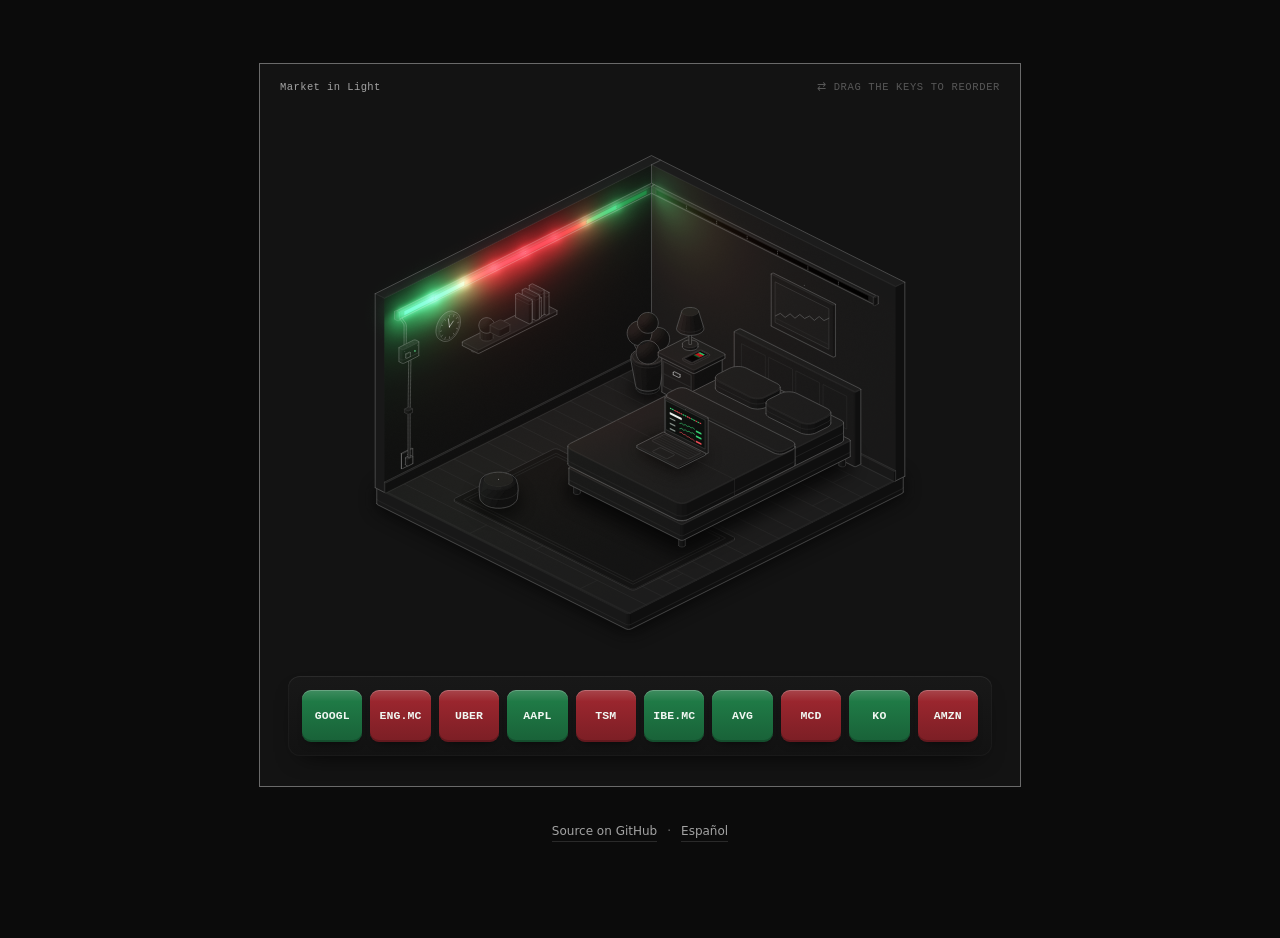
<file: docs/index.html>
<!doctype html>
<html lang="en">
<head>
<meta charset="utf-8">
<meta name="viewport" content="width=device-width, initial-scale=1">
<title>Mercado en Luz · Market in Light</title>
<meta name="description" content="An interactive demo of Mercado en Luz: a stock portfolio shown as green and red light on a Govee LED strip.">
<meta property="og:title" content="Mercado en Luz · Market in Light">
<meta property="og:description" content="A stock portfolio shown as green and red light on a Govee LED strip. Try the interactive demo.">
<meta property="og:image" content="https://marco-garcia-g.github.io/proyecto-mercado-en-luz/figure/media/market-in-light.png">
<script>
  const spanish = (navigator.language || "").toLowerCase().startsWith("es");
  location.replace("figure/market-in-light" + (spanish ? "-es" : "") + ".html");
</script>
<meta http-equiv="refresh" content="0; url=figure/market-in-light.html">
</head>
<body style="background:#0b0b0b"></body>
</html>
</file>
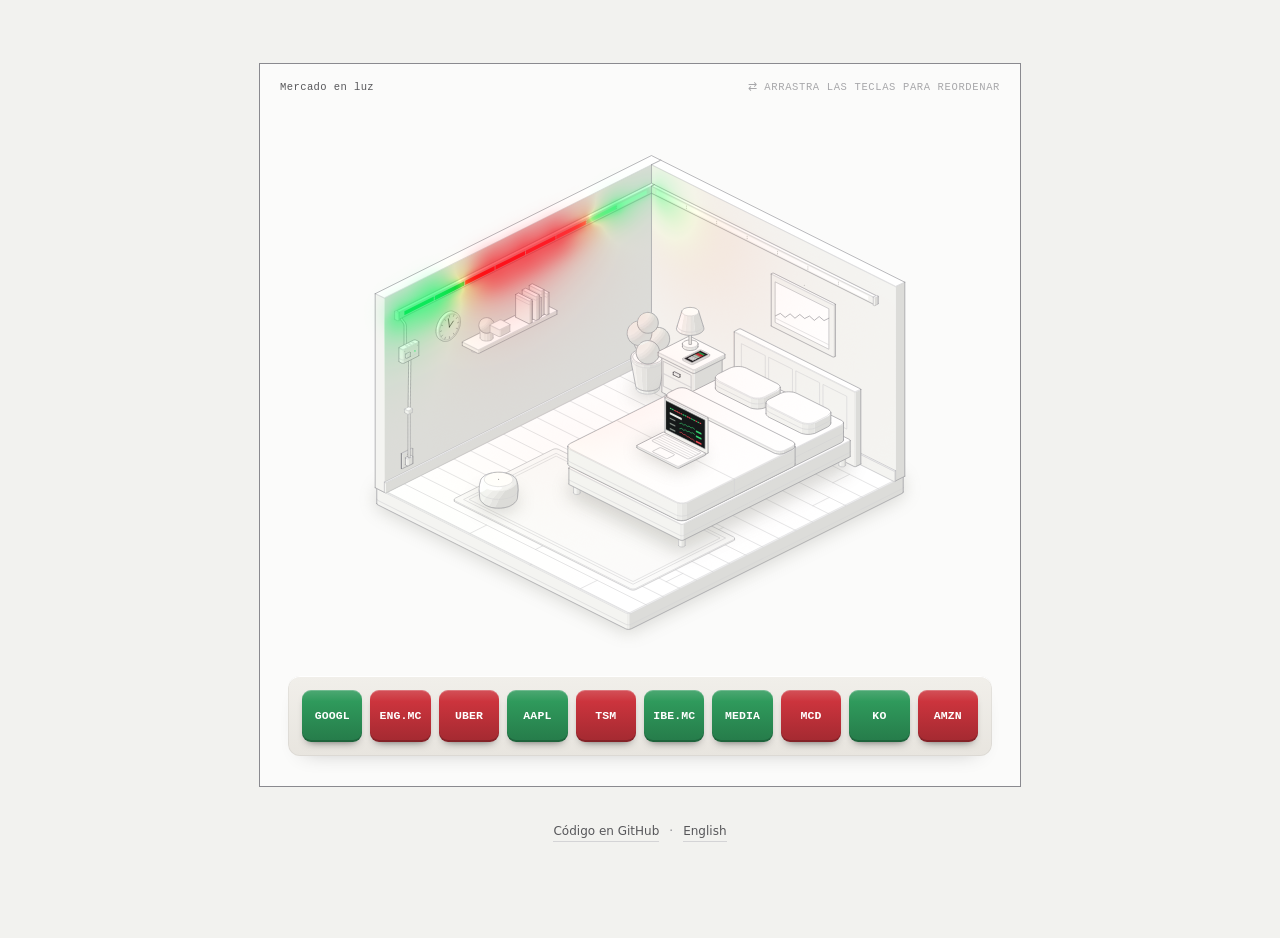
<file: docs/figure/market-in-light-es-light.html>
<!doctype html><html lang="es"><head><meta charset="utf-8"><meta name="viewport" content="width=device-width, initial-scale=1"><title>Mercado en luz</title><style>
.iso{
  --anatomy-page:#0b0b0b;--anatomy-card:#131313;--anatomy-text:#a3a3a3;--anatomy-strong:#e6e6e6;--anatomy-muted:#6e6e6e;
  --anatomy-paper:#131313;--anatomy-face:#1b1b1b;--anatomy-top:#1c1c1c;
  --anatomy-shade-0:#0f0f0f;--anatomy-shade-1:#121212;--anatomy-shade-2:#151515;--anatomy-shade-3:#181818;
  --anatomy-lit-top:#262626;--anatomy-lit-shade:#1d1d1d;
  --anatomy-hi:#d4d4d4;--anatomy-mid:#6a6a6a;--anatomy-lo:#3e3e3e;--anatomy-faint:#2a2a2a;--anatomy-lit:#ffffff;
  --anatomy-halo:#050505;--anatomy-halo-opacity:.9;--anatomy-dot:#e6e6e6;
  --anatomy-red:#ff6b6b;--anatomy-green:#6be0a0;--anatomy-blue:#6b9bff;
  --anatomy-weight:.6px;--anatomy-ease:cubic-bezier(.32,.72,0,1);
  --anatomy-mono:ui-monospace,"SF Mono",Menlo,Consolas,monospace;
  --anatomy-lift:inset 0 1px 0 0 #ffffff0a,inset 0 0 0 1px #ffffff06,0 0 0 1px #00000026,0 1px 1px -.5px #00000014,0 3px 3px -1.5px #00000014,0 6px 6px -3px #00000014,0 12px 12px -6px #00000014;
}
.iso[data-theme="light"]{
  --anatomy-page:#f2f2ef;--anatomy-card:#fbfbfa;--anatomy-text:#57575a;--anatomy-strong:#18181a;--anatomy-muted:#8c8c90;
  --anatomy-paper:#fbfbfa;--anatomy-face:#ffffff;--anatomy-top:#ffffff;
  --anatomy-shade-0:#dcdcd9;--anatomy-shade-1:#e5e5e2;--anatomy-shade-2:#ededea;--anatomy-shade-3:#f4f4f1;
  --anatomy-lit-top:#ffffff;--anatomy-lit-shade:#eeeeeb;
  --anatomy-hi:#26262a;--anatomy-mid:#8a8a8f;--anatomy-lo:#b4b4b8;--anatomy-faint:#d4d4d6;--anatomy-lit:#000000;
  --anatomy-halo:#8a8a80;--anatomy-halo-opacity:.32;--anatomy-dot:#3a3a3e;
  --anatomy-red:#e5484d;--anatomy-green:#30a46c;--anatomy-blue:#3e63dd;
  --anatomy-lift:inset 0 1px 0 0 #ffffff,0 0 0 1px #0000000f,0 1px 1px -.5px #0000000a,0 3px 3px -1.5px #0000000a,0 6px 6px -3px #0000000a,0 12px 12px -6px #0000000a;
}
.iso-svg{display:block;width:100%;height:auto;overflow:visible}
.iso-svg path,.iso-svg circle{vector-effect:non-scaling-stroke}
.iso-fill{fill:var(--anatomy-paper);stroke:none}
.iso-solid[data-lit]>.iso-fill{fill:var(--anatomy-face)}
.iso-shade,.iso-top{stroke:none}
.iso-shade[data-shade="0"]{fill:var(--anatomy-shade-0)}
.iso-shade[data-shade="1"]{fill:var(--anatomy-shade-1)}
.iso-shade[data-shade="2"]{fill:var(--anatomy-shade-2)}
.iso-shade[data-shade="3"]{fill:var(--anatomy-shade-3)}
.iso-top{fill:var(--anatomy-top)}
.iso-solid[data-lit]>.iso-top{fill:var(--anatomy-lit-top)}
.iso-solid[data-lit]>.iso-shade{fill:var(--anatomy-lit-shade)}
.iso-solid[data-seamless]>.iso-shade,.iso-solid[data-seamless]>.iso-top{stroke-width:.4;stroke-linejoin:round}
.iso-solid[data-seamless]>.iso-shade[data-shade="0"]{stroke:var(--anatomy-shade-0)}
.iso-solid[data-seamless]>.iso-shade[data-shade="1"]{stroke:var(--anatomy-shade-1)}
.iso-solid[data-seamless]>.iso-shade[data-shade="2"]{stroke:var(--anatomy-shade-2)}
.iso-solid[data-seamless]>.iso-shade[data-shade="3"]{stroke:var(--anatomy-shade-3)}
.iso-solid[data-seamless]>.iso-top{stroke:var(--anatomy-top)}
.iso-solid[data-seamless][data-lit]>.iso-top{stroke:var(--anatomy-lit-top)}
.iso-solid[data-seamless][data-lit]>.iso-shade{stroke:var(--anatomy-lit-shade)}
.iso-solid[data-lit]>.iso-edge{stroke:var(--anatomy-lit)}
.iso-halo{fill:var(--anatomy-halo);stroke:none;filter:blur(9px);opacity:var(--anatomy-halo-opacity);transform:translateY(3px)}
.iso-line{fill:none;stroke:var(--anatomy-lo);stroke-width:var(--anatomy-weight);stroke-linecap:round;stroke-linejoin:round}
.iso-line[data-tone="hi"]{stroke:var(--anatomy-hi)}
.iso-line[data-tone="mid"]{stroke:var(--anatomy-mid)}
.iso-line[data-tone="lo"]{stroke:var(--anatomy-lo)}
.iso-line[data-tone="faint"]{stroke:var(--anatomy-faint)}
.iso-line[data-tone="lit"]{stroke:var(--anatomy-lit)}
.iso-line[data-tone="red"]{stroke:var(--anatomy-red)}
.iso-line[data-tone="green"]{stroke:var(--anatomy-green)}
.iso-line[data-tone="blue"]{stroke:var(--anatomy-blue)}
.iso-line[data-dotted]{stroke-dasharray:.01 3.5;stroke-width:1}
.iso-line[data-dashed]{stroke-dasharray:3 3}
.iso-line[data-flow]{stroke-dasharray:2 6}
.iso-wire-end{fill:var(--anatomy-paper);stroke:var(--anatomy-lo);stroke-width:var(--anatomy-weight)}
.iso-wire[data-tone="hi"] .iso-wire-end{stroke:var(--anatomy-hi)}
.iso-wire[data-tone="mid"] .iso-wire-end{stroke:var(--anatomy-mid)}
.iso-wire[data-tone="faint"] .iso-wire-end{stroke:var(--anatomy-faint)}
.iso-wire[data-tone="lit"] .iso-wire-end{stroke:var(--anatomy-lit)}
.iso-dots circle{fill:var(--anatomy-dot);stroke:none;opacity:.32}
.iso-dots[data-tone="hi"] circle{opacity:.85}
.iso-dots[data-tone="mid"] circle{opacity:.45}
.iso-dots[data-tone="lo"] circle{opacity:.22}
.iso-dots[data-tone="faint"] circle{opacity:.12}
.iso-face-text{fill:var(--anatomy-mid);font-family:var(--anatomy-mono);letter-spacing:.04em}
.iso-face-text[data-tone="hi"]{fill:var(--anatomy-hi)}
.iso-face-text[data-tone="lo"]{fill:var(--anatomy-lo)}
.iso-face-text[data-tone="faint"]{fill:var(--anatomy-faint)}
.tb-body{fill:var(--anatomy-shade-2);stroke:none}
.tb-shine{fill:var(--anatomy-top);stroke:none}
.tb-shade{fill:var(--anatomy-shade-0);stroke:none}
.tb-ring{fill:none;stroke:var(--anatomy-lo);stroke-width:.45;stroke-linecap:butt;stroke-linejoin:round}
.tb-ring[data-tone="mid"]{stroke:var(--anatomy-mid)}
.tb-ring[data-tone="faint"]{stroke:var(--anatomy-faint)}
.tb-ring[data-tone="hi"]{stroke:var(--anatomy-hi)}
@keyframes iso-flow{to{stroke-dashoffset:-32}}
@keyframes iso-pulse{0%,100%{opacity:.18}12%{opacity:1}40%{opacity:.18}}
.iso-line[data-flow]{animation:iso-flow 1600ms linear infinite}
.iso-dots circle[data-pulse]{animation:iso-pulse 1600ms steps(1,end) infinite;animation-delay:var(--pulse-at,0ms)}
.iso-figure{margin:32px 0 36px}
.iso-plate{position:relative;padding:52px 24px;border-radius:0;background:var(--anatomy-card);box-shadow:0 0 0 1px var(--anatomy-mid);--anatomy-paper:var(--anatomy-card)}
.iso-plate-corners{position:absolute;inset:18px 20px;pointer-events:none}
.iso-plate-corner{position:absolute;color:var(--anatomy-muted);font-family:var(--anatomy-mono);font-size:10.5px;line-height:1;letter-spacing:.04em;white-space:nowrap}
.iso-plate-corner[data-corner="fig"]{top:0;left:0;color:var(--anatomy-text)}
.iso-plate-corner[data-corner="title"]{top:0;right:0;text-transform:uppercase;letter-spacing:.1em}
.iso-plate-corner[data-corner="hint"]{bottom:0;left:0;text-transform:uppercase;letter-spacing:.1em}
.iso-plate-corner[data-corner="readout"]{right:0;bottom:0;color:var(--anatomy-text);font-variant-numeric:tabular-nums}
.iso-plate .iso-svg{margin:0 auto}
.iso-legend{display:grid;gap:8px;margin-top:12px;color:var(--anatomy-muted);font-size:13px;line-height:1.55}
.iso-keys{display:flex;flex-wrap:wrap;gap:6px 18px}
.iso-key{display:inline-flex;align-items:center;gap:7px}
.iso-swatch{width:16px;height:10px;flex:none;overflow:visible}
.iso-swatch path{fill:none;stroke:var(--anatomy-hi);stroke-width:1;vector-effect:non-scaling-stroke;stroke-linejoin:round;stroke-linecap:round}
.iso-swatch[data-mark="raised"] path,.iso-swatch[data-mark="flat"] path{stroke:var(--anatomy-mid)}
.iso-swatch[data-mark="lit"] path{stroke:var(--anatomy-lit)}
.iso-swatch[data-mark="dim"] path{stroke:var(--anatomy-lo)}
.iso-swatch[data-mark="dotted"] path{stroke-dasharray:.01 3;stroke-width:1.4}
.iso-swatch[data-mark="dashed"] path{stroke-dasharray:3 2.5}
.iso-swatch[data-mark="red"] path{stroke:var(--anatomy-red)}
.iso-swatch[data-mark="green"] path{stroke:var(--anatomy-green)}
.iso-swatch[data-mark="blue"] path{stroke:var(--anatomy-blue)}
.iso-swatch-crease{stroke:var(--anatomy-lo)!important}
@media (max-width:560px){.iso-plate{padding:48px 12px 70px}.iso-plate-corner[data-corner="hint"]{bottom:18px}}
@media (prefers-reduced-motion:reduce){.iso-line[data-flow],.iso-dots circle[data-pulse]{animation:none}}

*{box-sizing:border-box}
html{color-scheme:dark}
body[data-theme="light"]{color-scheme:light}
body{margin:0;background:var(--anatomy-page);color:var(--anatomy-text);font:14px/1.6 ui-sans-serif,system-ui,-apple-system,"Segoe UI",sans-serif;-webkit-font-smoothing:antialiased}
.iso-page{width:min(760px,100% - 32px);margin:64px auto 96px}
</style></head><body class="iso" data-theme="light"><main class="iso-page"><style>.fig-stage{position:relative;touch-action:pan-y}
.fig-stage>svg,.fig-stage>canvas{display:block;width:100%;height:auto}
.fig-stage>.fig-layer{position:absolute;inset:0;height:100%!important;pointer-events:none}
.iso:not([data-theme="light"]) .fig-gl{mix-blend-mode:screen}
.fig-stage[data-gl] .fig-fallback{display:none}

/* La escena: muro de noche en oscuro, pintura cálida en claro. */
.fig-led{stroke:none;transition:none}
.fig-mini{stroke:none}
.fig-screen{fill:#05070a;stroke:var(--anatomy-lo);stroke-width:var(--anatomy-weight)}
.iso[data-theme="light"] .fig-screen{fill:#1b1d22}
.fig-mat{fill:var(--anatomy-face)}
.fig-mac-screen{fill:#0b0e0d;stroke:none}
.iso[data-theme="light"] .fig-mac-screen{fill:#14181a}
.fig-ui{stroke:none}
.fig-ui[data-tone="green"]{fill:#36d273}.fig-ui[data-tone="red"]{fill:#ee4b55}
.fig-ui[data-tone="text"]{fill:#e8ece9}.fig-ui[data-tone="muted"]{fill:#7d8781}
.fig-ui-line{fill:none;stroke-width:.6px;stroke-linecap:round;stroke-linejoin:round}
.fig-ui-line[data-tone="green"]{stroke:#36d273}.fig-ui-line[data-tone="red"]{stroke:#ee4b55}
.fig-wash{stroke:none;mix-blend-mode:screen}
.iso[data-theme="light"] .fig-wash{mix-blend-mode:multiply}
.fig-wash-stop[data-tone="green"]{stop-color:#2fd16a}
.fig-wash-stop[data-tone="red"]{stop-color:#f23540}
.iso:not([data-theme="light"]) .fig-wash-stop[data-tone="green"]{stop-color:#1f8f4a}
.iso:not([data-theme="light"]) .fig-wash-stop[data-tone="red"]{stop-color:#b8262e}
.fig-ctrl-led circle{fill:#57e389;opacity:1}

/* Teclas: una por empresa, todas iguales, en el color de su tramo. */
.fig-keys{--fig-green:#1f7a46;--fig-red:#9a262e;--fig-ink:#f1f7f2;
  margin:6px 4px 2px;padding:14px;border-radius:12px;
  background:linear-gradient(180deg,#181818,#121212);box-shadow:inset 0 1px 0 #ffffff0d,inset 0 0 0 1px #ffffff08,0 10px 24px -14px #000}
.iso[data-theme="light"] .fig-keys{--fig-green:#2f9a5c;--fig-red:#cc343d;--fig-ink:#ffffff;
  background:linear-gradient(180deg,#f1efea,#e8e5df);box-shadow:inset 0 1px 0 #fff,inset 0 0 0 1px #0000000d,0 10px 22px -16px #0000004d}
.fig-keyrow{position:relative;display:grid;grid-template-columns:repeat(10,minmax(0,1fr));gap:8px}
.fig-key{position:relative;height:52px;min-width:0;padding:0 2px;border:0;border-radius:9px;cursor:grab;touch-action:none;user-select:none;-webkit-user-select:none;
  color:var(--fig-ink);font:700 11.5px/1 var(--anatomy-mono);letter-spacing:.01em;white-space:nowrap;overflow:hidden;text-overflow:clip;
  background:linear-gradient(180deg,color-mix(in srgb,var(--bar) 86%,#fff) 0,var(--bar) 22%,color-mix(in srgb,var(--bar) 80%,#000) 100%);
  box-shadow:inset 0 1px 0 #ffffff38,inset 0 -2px 0 #00000033,0 5px 10px -6px #000b;
  transition:transform .32s var(--anatomy-ease),filter .25s,box-shadow .25s}
.fig-key[data-tone="green"]{--bar:var(--fig-green)}
.fig-key[data-tone="red"]{--bar:var(--fig-red)}
.fig-key:hover{filter:brightness(1.12)}
.fig-key:active{filter:brightness(.95)}
.fig-key:focus-visible{outline:2px solid var(--anatomy-hi);outline-offset:3px}
.fig-key.is-struck{animation:fig-strike .6s var(--anatomy-ease)}
.fig-key.is-dragging{z-index:2;cursor:grabbing;transition:filter .25s,box-shadow .25s;filter:brightness(1.15);box-shadow:inset 0 1px 0 #ffffff40,0 14px 22px -8px #000d}
@keyframes fig-strike{0%{filter:brightness(1.35)}100%{filter:none}}
@media (max-width:560px){
  .fig-keyrow{grid-template-columns:repeat(5,minmax(0,1fr));gap:7px}
  .fig-key{height:44px;font-size:11px}
}
@media (prefers-reduced-motion:reduce){.fig-key{transition:none}.fig-key.is-struck{animation:none}}
.fig-sr{position:absolute;width:1px;height:1px;overflow:hidden;clip-path:inset(50%);white-space:nowrap}
.iso-plate-corner[data-readout]{font-variant-numeric:tabular-nums}
.iso-plate-corner[data-corner="title"]{opacity:.75;letter-spacing:.06em}
.iso-plate{padding-bottom:28px}
.iso-plate-corner[data-readout]{display:none}
@media (max-width:560px){.iso-plate-corner[data-corner="title"]{max-width:58%;white-space:normal;text-align:right;line-height:1.4;font-size:10px}}
.fig-source{display:flex;justify-content:center;gap:10px;margin:18px 0 0;font-size:12px;color:var(--anatomy-muted)}
.fig-source a{color:var(--anatomy-text);text-decoration:none;border-bottom:1px solid var(--anatomy-faint)}
.fig-source a:hover{color:var(--anatomy-strong);border-color:var(--anatomy-mid)}
</style><figure class="iso-figure"><div class="iso-plate"><div class="iso-plate-corners" aria-hidden="true"><span class="iso-plate-corner" data-corner="fig">Mercado en luz</span><span class="iso-plate-corner" data-corner="title">⇄ Arrastra las teclas para reordenar</span><span class="iso-plate-corner" data-corner="readout" data-readout></span></div><div class="fig-stage" tabindex="-1"><svg xmlns="http://www.w3.org/2000/svg" class="iso-svg fig-back" viewBox="0 0 720 560" role="img" aria-label="Una esquina de dormitorio de noche en isométrico. Una tira LED Govee H617A recorre el borde superior de las dos paredes en un perfil de aluminio y se divide en 15 segmentos, cada uno encendido en verde o rojo por una empresa de una cartera bursátil. Un controlador en la pared izquierda alimenta la tira, un móvil en la mesilla muestra los mismos 15 colores, y debajo hay una cama, una planta, una estantería con libros y un cuadro con un gráfico."><path class="iso-halo" d="M93.8 375.9L93.9 375.6L94.1 375.2L94.5 374.9L95 374.6L368.8 237.6L369.4 237.4L370.1 237.2L370.9 237.1L371.6 237L372.4 237.1L373.2 237.2L373.8 237.4L374.4 237.6L625 362.9L625.5 363.2L625.9 363.5L626.1 363.9L626.2 364.3L626.2 380.3L626.1 380.7L625.9 381L625.5 381.4L625 381.7L351.2 518.6L350.6 518.8L349.9 519L349.1 519.1L348.4 519.2L347.6 519.1L346.8 519L346.2 518.8L345.6 518.6L95 393.3L94.5 393L94.1 392.7L93.9 392.3L93.8 391.9Z"/><g class="iso-solid"><path class="iso-fill" d="M93.8 375.9L94.1 375.2L95 374.6L368.8 237.6L370.1 237.2L371.6 237L373.2 237.2L374.4 237.6L625 362.9L625.9 363.5L626.2 364.3L626.2 380.3L625.9 381L625 381.7L351.2 518.6L349.9 519L348.4 519.2L346.8 519L345.6 518.6L95 393.3L94.1 392.7L93.8 391.9Z"/><path class="iso-shade" data-shade="0" d="M626.2 380.3L625.9 381L625.9 365.1L626.2 364.3ZM625.9 381L625 381.7L625 365.7L625.9 365.1ZM625 381.7L351.2 518.6L351.2 502.6L625 365.7ZM351.2 518.6L349.9 519L349.9 503.1L351.2 502.6Z"/><path class="iso-shade" data-shade="1" d="M349.9 519L348.4 519.2L348.4 503.2L349.9 503.1Z"/><path class="iso-shade" data-shade="2" d="M348.4 519.2L346.8 519L346.8 503.1L348.4 503.2Z"/><path class="iso-shade" data-shade="3" d="M346.8 519L345.6 518.6L345.6 502.6L346.8 503.1ZM345.6 518.6L95 393.3L95 377.3L345.6 502.6ZM95 393.3L94.1 392.7L94.1 376.7L95 377.3ZM94.1 392.7L93.8 391.9L93.8 375.9L94.1 376.7Z"/><path class="iso-top" d="M625 362.9L625.9 363.5L626.2 364.3L625.9 365.1L625 365.7L351.2 502.6L349.9 503.1L348.4 503.2L346.8 503.1L345.6 502.6L95 377.3L94.1 376.7L93.8 375.9L94.1 375.2L95 374.6L368.8 237.6L370.1 237.2L371.6 237L373.2 237.2L374.4 237.6Z"/><path class="iso-line iso-crease" data-tone="faint" d="M626.2 364.3L625.9 365.1L625 365.7L351.2 502.6L349.9 503.1L348.4 503.2L346.8 503.1L345.6 502.6L95 377.3L94.1 376.7L93.8 375.9"/><path class="iso-line iso-bevel" data-tone="faint" d="M626.2 364.3L624.4 364.8L623.8 365.2L350.1 502L349.3 502.3L348.4 502.4L347.4 502.3L346.6 502L96.2 376.8L95.6 376.4L93.8 375.9"/><path class="iso-line" data-tone="faint" d="M626.2 375.7L625.9 376.5L625 377.1L351.2 514L349.9 514.5L348.4 514.6L346.8 514.5L345.6 514L95 388.8L94.1 388.1L93.8 387.4"/><path class="iso-line iso-edge" data-tone="mid" d="M93.8 375.9L94.1 375.2L95 374.6L368.8 237.6L370.1 237.2L371.6 237L373.2 237.2L374.4 237.6L625 362.9L625.9 363.5L626.2 364.3M626.2 380.3L625.9 381L625 381.7L351.2 518.6L349.9 519L348.4 519.2L346.8 519L345.6 518.6L95 393.3L94.1 392.7L93.8 391.9M626.2 364.3L626.2 380.3M93.8 375.9L93.8 391.9"/></g><path class="iso-line" data-tone="faint" d="M354.9 253.9L601.7 377.3M338.1 262.3L585 385.7M321.3 270.7L568.2 394.1M304.6 279.1L551.4 402.5M287.8 287.5L534.7 410.9M271 295.8L517.9 419.3M254.3 304.2L501.1 427.6M237.5 312.6L484.4 436M220.7 321L467.6 444.4M204 329.4L450.8 452.8M187.2 337.8L434.1 461.2M170.4 346.1L417.3 469.6M153.7 354.5L400.5 477.9M136.9 362.9L383.8 486.3M120.1 371.3L367 494.7M103.4 379.7L350.2 503.1M414.5 267L397.7 275.3M526.3 322.9L509.5 331.2M460.1 306.6L443.4 314.9M571.9 362.4L555.1 370.8M394 290.3L377.2 298.6M505.8 346.1L489 354.5M439.6 329.8L422.9 338.2M551.4 385.7L534.7 394.1M373.5 313.5L356.7 321.9M485.3 369.4L468.5 377.8M419.1 353.1L402.4 361.5M353 336.8L336.2 345.2M464.8 392.7L448 401.1M398.7 376.4L381.9 384.8M332.5 360.1L315.8 368.5M444.3 416L427.5 424.4M266.4 343.8L249.6 352.2M378.2 399.7L361.4 408.1M312 383.4L295.3 391.8M423.8 439.3L407 447.7M245.9 367.1L229.1 375.5M357.7 423L340.9 431.4M291.5 406.7L274.8 415.1M403.3 462.6L386.5 471M225.4 390.4L208.6 398.8M337.2 446.3L320.4 454.7M271 430L254.3 438.4M204.9 413.7L188.1 422.1M316.7 469.6L299.9 477.9M250.5 453.3L248.7 454.2"/><g class="iso-solid"><path class="iso-fill" d="M92.2 179.7L371.6 40L381 44.7L381 240.9L101.5 380.6L92.2 375.9Z"/><path class="iso-shade" data-shade="0" d="M381 240.9L101.5 380.6L101.5 184.4L381 44.7Z"/><path class="iso-shade" data-shade="3" d="M101.5 380.6L92.2 375.9L92.2 179.7L101.5 184.4Z"/><path class="iso-top" d="M381 44.7L101.5 184.4L92.2 179.7L371.6 40Z"/><path class="iso-line iso-crease" data-tone="faint" d="M381 44.7L101.5 184.4L92.2 179.7"/><path class="iso-line iso-bevel" data-tone="faint" d="M381 44.7L101.5 183.9L92.2 179.7"/><path class="iso-line iso-edge" data-tone="mid" d="M92.2 179.7L371.6 40L381 44.7M381 240.9L101.5 380.6L92.2 375.9M381 44.7L381 240.9M92.2 179.7L92.2 375.9"/></g><g class="iso-solid"><path class="iso-fill" d="M371.6 49.3L381 44.7L627.8 168.1L627.8 364.3L618.5 369L371.6 245.5Z"/><path class="iso-shade" data-shade="0" d="M627.8 364.3L618.5 369L618.5 172.7L627.8 168.1Z"/><path class="iso-shade" data-shade="3" d="M618.5 369L371.6 245.5L371.6 49.3L618.5 172.7Z"/><path class="iso-top" d="M627.8 168.1L618.5 172.7L371.6 49.3L381 44.7Z"/><path class="iso-line iso-crease" data-tone="faint" d="M627.8 168.1L618.5 172.7L371.6 49.3"/><path class="iso-line iso-bevel" data-tone="faint" d="M627.8 168.1L618.5 172.2L371.6 49.3"/><path class="iso-line iso-edge" data-tone="mid" d="M371.6 49.3L381 44.7L627.8 168.1M627.8 364.3L618.5 369L371.6 245.5M627.8 168.1L627.8 364.3M371.6 49.3L371.6 245.5"/></g><g class="iso-solid"><path class="iso-fill" d="M101.5 370.3L371.6 235.3L373.1 236L373.1 246.3L103 381.4L101.5 380.6Z"/><path class="iso-shade" data-shade="0" d="M373.1 246.3L103 381.4L103 371.1L373.1 236Z"/><path class="iso-shade" data-shade="3" d="M103 381.4L101.5 380.6L101.5 370.3L103 371.1Z"/><path class="iso-top" d="M373.1 236L103 371.1L101.5 370.3L371.6 235.3Z"/><path class="iso-line iso-crease" data-tone="faint" d="M373.1 236L103 371.1L101.5 370.3"/><path class="iso-line iso-bevel" data-tone="faint" d="M373.1 236L103 370.9L101.5 370.3"/><path class="iso-line iso-edge" data-tone="lo" d="M101.5 370.3L371.6 235.3L373.1 236M373.1 246.3L103 381.4L101.5 380.6M373.1 236L373.1 246.3M101.5 370.3L101.5 380.6"/></g><g class="iso-solid"><path class="iso-fill" d="M371.6 236.8L373.1 236L618.5 358.7L618.5 369L617 369.7L371.6 247Z"/><path class="iso-shade" data-shade="0" d="M618.5 369L617 369.7L617 359.4L618.5 358.7Z"/><path class="iso-shade" data-shade="3" d="M617 369.7L371.6 247L371.6 236.8L617 359.4Z"/><path class="iso-top" d="M618.5 358.7L617 359.4L371.6 236.8L373.1 236Z"/><path class="iso-line iso-crease" data-tone="faint" d="M618.5 358.7L617 359.4L371.6 236.8"/><path class="iso-line iso-bevel" data-tone="faint" d="M618.5 358.7L617 359.2L371.6 236.8"/><path class="iso-line iso-edge" data-tone="lo" d="M371.6 236.8L373.1 236L618.5 358.7M618.5 369L617 369.7L371.6 247M618.5 358.7L618.5 369M371.6 236.8L371.6 247"/></g><g class="iso-solid"><path class="iso-fill" d="M492.7 159.8L492.9 159.5L494 159L494.6 158.9L495.2 159L557.4 190.1L557.6 190.4L557.6 242.9L557.4 243.1L556.3 243.7L555.7 243.8L555.1 243.7L492.9 212.6L492.7 212.3Z"/><path class="iso-shade" data-shade="0" d="M557.6 242.9L557.4 243.1L557.4 190.7L557.6 190.4ZM557.4 243.1L556.3 243.7L556.3 191.2L557.4 190.7Z"/><path class="iso-shade" data-shade="1" d="M556.3 243.7L555.7 243.8L555.7 191.3L556.3 191.2Z"/><path class="iso-shade" data-shade="2" d="M555.7 243.8L555.1 243.7L555.1 191.2L555.7 191.3Z"/><path class="iso-shade" data-shade="3" d="M555.1 243.7L492.9 212.6L492.9 160.1L555.1 191.2ZM492.9 212.6L492.7 212.3L492.7 159.8L492.9 160.1Z"/><path class="iso-top" d="M557.4 190.1L557.6 190.4L557.4 190.7L556.3 191.2L555.7 191.3L555.1 191.2L492.9 160.1L492.7 159.8L492.9 159.5L494 159L494.6 158.9L495.2 159Z"/><path class="iso-line iso-crease" data-tone="faint" d="M557.6 190.4L557.4 190.7L556.3 191.2L555.7 191.3L555.1 191.2L492.9 160.1L492.7 159.8"/><path class="iso-line iso-bevel" data-tone="faint" d="M557.6 190.4L556.9 190.5L556 191L555.7 191.1L555.4 191L493.4 160L492.7 159.8"/><path class="iso-line iso-edge" data-tone="mid" d="M492.7 159.8L492.9 159.5L494 159L494.6 158.9L495.2 159L557.4 190.1L557.6 190.4M557.6 242.9L557.4 243.1L556.3 243.7L555.7 243.8L555.1 243.7L492.9 212.6L492.7 212.3M557.6 190.4L557.6 242.9M492.7 159.8L492.7 212.3"/></g><path class="iso-fill fig-mat" d="M497 208.9L551 235.9L551 194.9L497 167.9Z"/><path class="iso-line" data-tone="lo" d="M497 208.9L551 235.9L551 194.9L497 167.9Z"/><path class="iso-line" data-tone="mid" d="M497 202.1L501.9 199.6L506.8 203.7L511.8 200.1L516.7 204.5L521.6 200.7L526.5 204.8L531.4 202.3L536.3 206.7L541.2 202.8L546.1 206.9L551 204.5"/><path class="iso-line" data-tone="faint" d="M497 204.4L551 231.4"/><g class="iso-dots" data-tone="mid"><circle cx="526.1" cy="171.2" r="0.5"/></g><g class="iso-solid"><path class="iso-fill" d="M247.8 198L249.6 197L251.1 197.8L251.1 209.2L249.2 210.1L247.8 209.4Z"/><path class="iso-shade" data-shade="0" d="M251.1 209.2L249.2 210.1L249.2 198.7L251.1 197.8Z"/><path class="iso-shade" data-shade="3" d="M249.2 210.1L247.8 209.4L247.8 198L249.2 198.7Z"/><path class="iso-top" d="M249.6 197L251.1 197.8L249.2 198.7L247.8 198Z"/><path class="iso-line iso-crease" data-tone="faint" d="M251.1 197.8L249.2 198.7L247.8 198"/><path class="iso-line iso-edge" data-tone="lo" d="M247.8 198L249.6 197L251.1 197.8M251.1 209.2L249.2 210.1L247.8 209.4M251.1 197.8L251.1 209.2M247.8 198L247.8 209.4"/></g><g class="iso-solid"><path class="iso-fill" d="M247.8 198L249.6 197L260.8 202.6L260.8 207.2L258.9 208.1L247.8 202.5Z"/><path class="iso-shade" data-shade="0" d="M260.8 207.2L258.9 208.1L258.9 203.6L260.8 202.6Z"/><path class="iso-shade" data-shade="3" d="M258.9 208.1L247.8 202.5L247.8 198L258.9 203.6Z"/><path class="iso-top" d="M260.8 202.6L258.9 203.6L247.8 198L249.6 197Z"/><path class="iso-line iso-crease" data-tone="faint" d="M260.8 202.6L258.9 203.6L247.8 198"/><path class="iso-line iso-edge" data-tone="lo" d="M247.8 198L249.6 197L260.8 202.6M260.8 207.2L258.9 208.1L247.8 202.5M260.8 202.6L260.8 207.2M247.8 198L247.8 202.5"/></g><g class="iso-solid"><path class="iso-fill" d="M190 226.8L191.9 225.9L193.4 226.7L193.4 238.1L191.5 239L190 238.2Z"/><path class="iso-shade" data-shade="0" d="M193.4 238.1L191.5 239L191.5 227.6L193.4 226.7Z"/><path class="iso-shade" data-shade="3" d="M191.5 239L190 238.2L190 226.8L191.5 227.6Z"/><path class="iso-top" d="M191.9 225.9L193.4 226.7L191.5 227.6L190 226.8Z"/><path class="iso-line iso-crease" data-tone="faint" d="M193.4 226.7L191.5 227.6L190 226.8"/><path class="iso-line iso-edge" data-tone="lo" d="M190 226.8L191.9 225.9L193.4 226.7M193.4 238.1L191.5 239L190 238.2M193.4 226.7L193.4 238.1M190 226.8L190 238.2"/></g><g class="iso-solid"><path class="iso-fill" d="M190 226.8L191.9 225.9L203 231.5L203 236.1L201.2 237L190 231.4Z"/><path class="iso-shade" data-shade="0" d="M203 236.1L201.2 237L201.2 232.4L203 231.5Z"/><path class="iso-shade" data-shade="3" d="M201.2 237L190 231.4L190 226.8L201.2 232.4Z"/><path class="iso-top" d="M203 231.5L201.2 232.4L190 226.8L191.9 225.9Z"/><path class="iso-line iso-crease" data-tone="faint" d="M203 231.5L201.2 232.4L190 226.8"/><path class="iso-line iso-edge" data-tone="lo" d="M190 226.8L191.9 225.9L203 231.5M203 236.1L201.2 237L190 231.4M203 231.5L203 236.1M190 226.8L190 231.4"/></g><g class="iso-solid"><path class="iso-fill" d="M180.3 228.7L180.3 228.4L180.7 228.1L258.9 189L259.5 188.8L260.2 188.8L260.8 189L275.7 196.4L276 196.7L276 200.5L275.7 200.8L197.5 239.9L196.9 240.1L196.2 240.1L195.6 239.9L180.7 232.4L180.3 232.1Z"/><path class="iso-shade" data-shade="0" d="M276 200.5L275.7 200.8L275.7 197.3L276 197ZM275.7 200.8L197.5 239.9L197.5 236.5L275.7 197.3Z"/><path class="iso-shade" data-shade="1" d="M197.5 239.9L196.9 240.1L196.9 236.6L197.5 236.5ZM196.9 240.1L196.2 240.1L196.2 236.6L196.9 236.6Z"/><path class="iso-shade" data-shade="3" d="M196.2 240.1L195.6 239.9L195.6 236.5L196.2 236.6ZM195.6 239.9L180.7 232.4L180.7 229L195.6 236.5ZM180.7 232.4L180.3 232.1L180.3 228.7L180.7 229Z"/><path class="iso-top" d="M275.7 196.4L276 196.7L276 197L275.7 197.3L197.5 236.5L196.9 236.6L196.2 236.6L195.6 236.5L180.7 229L180.3 228.7L180.3 228.4L180.7 228.1L258.9 189L259.5 188.8L260.2 188.8L260.8 189Z"/><path class="iso-line iso-crease" data-tone="faint" d="M276 197L275.7 197.3L197.5 236.5L196.9 236.6L196.2 236.6L195.6 236.5L180.7 229L180.3 228.7"/><path class="iso-line iso-bevel" data-tone="faint" d="M276 197L275.2 197.1L197.1 236.2L196.7 236.3L196.4 236.3L196 236.2L181.2 228.8L180.3 228.7"/><path class="iso-line iso-edge" data-tone="mid" d="M180.3 228.7L180.3 228.4L180.7 228.1L258.9 189L259.5 188.8L260.2 188.8L260.8 189L275.7 196.4L276 196.7L276 197M276 200.5L275.7 200.8L197.5 239.9L196.9 240.1L196.2 240.1L195.6 239.9L180.7 232.4L180.3 232.1M276 197L276 200.5M180.3 228.7L180.3 232.1"/></g><g class="iso-solid"><path class="iso-fill" d="M251.7 172.9L251.9 172.7L253.9 171.7L254.3 171.6L254.6 171.7L267.9 178.3L268 178.5L268 200.1L267.9 200.3L265.8 201.3L265.5 201.4L265.1 201.3L251.9 194.7L251.7 194.5Z"/><path class="iso-shade" data-shade="0" d="M268 200.1L267.9 200.3L267.9 178.6L268 178.5ZM267.9 200.3L265.8 201.3L265.8 179.7L267.9 178.6Z"/><path class="iso-shade" data-shade="1" d="M265.8 201.3L265.5 201.4L265.5 179.7L265.8 179.7Z"/><path class="iso-shade" data-shade="2" d="M265.5 201.4L265.1 201.3L265.1 179.7L265.5 179.7Z"/><path class="iso-shade" data-shade="3" d="M265.1 201.3L251.9 194.7L251.9 173.1L265.1 179.7ZM251.9 194.7L251.7 194.5L251.7 172.9L251.9 173.1Z"/><path class="iso-top" d="M267.9 178.3L268 178.5L267.9 178.6L265.8 179.7L265.5 179.7L265.1 179.7L251.9 173.1L251.7 172.9L251.9 172.7L253.9 171.7L254.3 171.6L254.6 171.7Z"/><path class="iso-line iso-crease" data-tone="faint" d="M268 178.5L267.9 178.6L265.8 179.7L265.5 179.7L265.1 179.7L251.9 173.1L251.7 172.9"/><path class="iso-line iso-bevel" data-tone="faint" d="M268 178.5L267.5 178.5L265.6 179.5L265.5 179.5L265.3 179.5L252.2 172.9L251.7 172.9"/><path class="iso-line" data-tone="faint" d="M268 181.9L267.9 182.1L265.8 183.1L265.5 183.2L265.1 183.1L251.9 176.5L251.7 176.3"/><path class="iso-line iso-edge" data-tone="mid" d="M251.7 172.9L251.9 172.7L253.9 171.7L254.3 171.6L254.6 171.7L267.9 178.3L268 178.5M268 200.1L267.9 200.3L265.8 201.3L265.5 201.4L265.1 201.3L251.9 194.7L251.7 194.5M268 178.5L268 200.1M251.7 172.9L251.7 194.5"/></g><g class="iso-solid"><path class="iso-fill" d="M248 171.3L248.1 171.1L250.7 169.8L251.1 169.7L251.5 169.8L262.8 175.5L263 175.7L263 200.8L262.8 201L260.2 202.3L259.9 202.3L259.5 202.3L248.1 196.6L248 196.4Z"/><path class="iso-shade" data-shade="0" d="M263 200.8L262.8 201L262.8 175.9L263 175.7ZM262.8 201L260.2 202.3L260.2 177.2L262.8 175.9Z"/><path class="iso-shade" data-shade="1" d="M260.2 202.3L259.9 202.3L259.9 177.3L260.2 177.2Z"/><path class="iso-shade" data-shade="2" d="M259.9 202.3L259.5 202.3L259.5 177.2L259.9 177.3Z"/><path class="iso-shade" data-shade="3" d="M259.5 202.3L248.1 196.6L248.1 171.5L259.5 177.2ZM248.1 196.6L248 196.4L248 171.3L248.1 171.5Z"/><path class="iso-top" d="M262.8 175.5L263 175.7L262.8 175.9L260.2 177.2L259.9 177.3L259.5 177.2L248.1 171.5L248 171.3L248.1 171.1L250.7 169.8L251.1 169.7L251.5 169.8Z"/><path class="iso-line iso-crease" data-tone="faint" d="M263 175.7L262.8 175.9L260.2 177.2L259.9 177.3L259.5 177.2L248.1 171.5L248 171.3"/><path class="iso-line iso-bevel" data-tone="faint" d="M263 175.7L262.5 175.8L260 177L259.9 177.1L259.7 177L248.5 171.4L248 171.3"/><path class="iso-line" data-tone="faint" d="M263 179.1L262.8 179.3L260.2 180.6L259.9 180.7L259.5 180.6L248.1 174.9L248 174.7"/><path class="iso-line iso-edge" data-tone="mid" d="M248 171.3L248.1 171.1L250.7 169.8L251.1 169.7L251.5 169.8L262.8 175.5L263 175.7M263 200.8L262.8 201L260.2 202.3L259.9 202.3L259.5 202.3L248.1 196.6L248 196.4M263 175.7L263 200.8M248 171.3L248 196.4"/></g><g class="iso-solid"><path class="iso-fill" d="M245 178.5L245.1 178.3L247 177.4L247.4 177.3L247.8 177.4L260.1 183.5L260.2 183.7L260.2 203.1L260.1 203.3L258.2 204.2L257.8 204.3L257.4 204.2L245.1 198.1L245 197.9Z"/><path class="iso-shade" data-shade="0" d="M260.2 203.1L260.1 203.3L260.1 183.9L260.2 183.7ZM260.1 203.3L258.2 204.2L258.2 184.8L260.1 183.9Z"/><path class="iso-shade" data-shade="1" d="M258.2 204.2L257.8 204.3L257.8 184.9L258.2 184.8Z"/><path class="iso-shade" data-shade="2" d="M257.8 204.3L257.4 204.2L257.4 184.8L257.8 184.9Z"/><path class="iso-shade" data-shade="3" d="M257.4 204.2L245.1 198.1L245.1 178.7L257.4 184.8ZM245.1 198.1L245 197.9L245 178.5L245.1 178.7Z"/><path class="iso-top" d="M260.1 183.5L260.2 183.7L260.1 183.9L258.2 184.8L257.8 184.9L257.4 184.8L245.1 178.7L245 178.5L245.1 178.3L247 177.4L247.4 177.3L247.8 177.4Z"/><path class="iso-line iso-crease" data-tone="faint" d="M260.2 183.7L260.1 183.9L258.2 184.8L257.8 184.9L257.4 184.8L245.1 178.7L245 178.5"/><path class="iso-line iso-bevel" data-tone="faint" d="M260.2 183.7L259.7 183.8L258 184.7L257.8 184.7L257.7 184.7L245.5 178.6L245 178.5"/><path class="iso-line" data-tone="faint" d="M260.2 187.1L260.1 187.3L258.2 188.3L257.8 188.3L257.4 188.3L245.1 182.1L245 181.9"/><path class="iso-line iso-edge" data-tone="mid" d="M245 178.5L245.1 178.3L247 177.4L247.4 177.3L247.8 177.4L260.1 183.5L260.2 183.7M260.2 203.1L260.1 203.3L258.2 204.2L257.8 204.3L257.4 204.2L245.1 198.1L245 197.9M260.2 183.7L260.2 203.1M245 178.5L245 197.9"/></g><g class="iso-solid"><path class="iso-fill" d="M240.9 176L241 175.8L244 174.3L244.4 174.2L244.8 174.3L258 180.9L258.2 181.1L258.2 205.1L258 205.3L255 206.7L254.6 206.8L254.3 206.7L241 200.1L240.9 199.9Z"/><path class="iso-shade" data-shade="0" d="M258.2 205.1L258 205.3L258 181.3L258.2 181.1ZM258 205.3L255 206.7L255 182.8L258 181.3Z"/><path class="iso-shade" data-shade="1" d="M255 206.7L254.6 206.8L254.6 182.9L255 182.8Z"/><path class="iso-shade" data-shade="2" d="M254.6 206.8L254.3 206.7L254.3 182.8L254.6 182.9Z"/><path class="iso-shade" data-shade="3" d="M254.3 206.7L241 200.1L241 176.2L254.3 182.8ZM241 200.1L240.9 199.9L240.9 176L241 176.2Z"/><path class="iso-top" d="M258 180.9L258.2 181.1L258 181.3L255 182.8L254.6 182.9L254.3 182.8L241 176.2L240.9 176L241 175.8L244 174.3L244.4 174.2L244.8 174.3Z"/><path class="iso-line iso-crease" data-tone="faint" d="M258.2 181.1L258 181.3L255 182.8L254.6 182.9L254.3 182.8L241 176.2L240.9 176"/><path class="iso-line iso-bevel" data-tone="faint" d="M258.2 181.1L257.7 181.2L254.8 182.6L254.6 182.7L254.5 182.6L241.4 176.1L240.9 176"/><path class="iso-line" data-tone="faint" d="M258.2 184.5L258 184.7L255 186.2L254.6 186.3L254.3 186.2L241 179.6L240.9 179.4"/><path class="iso-line iso-edge" data-tone="mid" d="M240.9 176L241 175.8L244 174.3L244.4 174.2L244.8 174.3L258 180.9L258.2 181.1M258.2 205.1L258 205.3L255 206.7L254.6 206.8L254.3 206.7L241 200.1L240.9 199.9M258.2 181.1L258.2 205.1M240.9 176L240.9 199.9"/></g><g class="iso-solid"><path class="iso-fill" d="M237.7 183.3L237.9 183.1L239.9 182.1L240.3 182L240.7 182.1L251.1 187.3L251.3 187.5L251.3 205.7L251.1 205.9L249.1 206.9L248.7 207L248.3 206.9L237.9 201.7L237.7 201.5Z"/><path class="iso-shade" data-shade="0" d="M251.3 205.7L251.1 205.9L251.1 187.7L251.3 187.5ZM251.1 205.9L249.1 206.9L249.1 188.7L251.1 187.7Z"/><path class="iso-shade" data-shade="1" d="M249.1 206.9L248.7 207L248.7 188.8L249.1 188.7Z"/><path class="iso-shade" data-shade="2" d="M248.7 207L248.3 206.9L248.3 188.7L248.7 188.8Z"/><path class="iso-shade" data-shade="3" d="M248.3 206.9L237.9 201.7L237.9 183.5L248.3 188.7ZM237.9 201.7L237.7 201.5L237.7 183.3L237.9 183.5Z"/><path class="iso-top" d="M251.1 187.3L251.3 187.5L251.1 187.7L249.1 188.7L248.7 188.8L248.3 188.7L237.9 183.5L237.7 183.3L237.9 183.1L239.9 182.1L240.3 182L240.7 182.1Z"/><path class="iso-line iso-crease" data-tone="faint" d="M251.3 187.5L251.1 187.7L249.1 188.7L248.7 188.8L248.3 188.7L237.9 183.5L237.7 183.3"/><path class="iso-line iso-bevel" data-tone="faint" d="M251.3 187.5L250.8 187.5L248.8 188.5L248.7 188.6L248.5 188.5L238.2 183.3L237.7 183.3"/><path class="iso-line" data-tone="faint" d="M251.3 190.9L251.1 191.1L249.1 192.1L248.7 192.2L248.3 192.1L237.9 186.9L237.7 186.7"/><path class="iso-line iso-edge" data-tone="mid" d="M237.7 183.3L237.9 183.1L239.9 182.1L240.3 182L240.7 182.1L251.1 187.3L251.3 187.5M251.3 205.7L251.1 205.9L249.1 206.9L248.7 207L248.3 206.9L237.9 201.7L237.7 201.5M251.3 187.5L251.3 205.7M237.7 183.3L237.7 201.5"/></g><g class="iso-solid"><path class="iso-fill" d="M234.2 180.5L234.3 180.3L236.8 179.1L237.1 179L237.5 179.1L250.7 185.7L250.9 185.9L250.9 208.7L250.7 208.9L248.3 210.1L247.9 210.2L247.6 210.1L234.3 203.5L234.2 203.3Z"/><path class="iso-shade" data-shade="0" d="M250.9 208.7L250.7 208.9L250.7 186.1L250.9 185.9ZM250.7 208.9L248.3 210.1L248.3 187.3L250.7 186.1Z"/><path class="iso-shade" data-shade="1" d="M248.3 210.1L247.9 210.2L247.9 187.4L248.3 187.3Z"/><path class="iso-shade" data-shade="2" d="M247.9 210.2L247.6 210.1L247.6 187.3L247.9 187.4Z"/><path class="iso-shade" data-shade="3" d="M247.6 210.1L234.3 203.5L234.3 180.7L247.6 187.3ZM234.3 203.5L234.2 203.3L234.2 180.5L234.3 180.7Z"/><path class="iso-top" d="M250.7 185.7L250.9 185.9L250.7 186.1L248.3 187.3L247.9 187.4L247.6 187.3L234.3 180.7L234.2 180.5L234.3 180.3L236.8 179.1L237.1 179L237.5 179.1Z"/><path class="iso-line iso-crease" data-tone="faint" d="M250.9 185.9L250.7 186.1L248.3 187.3L247.9 187.4L247.6 187.3L234.3 180.7L234.2 180.5"/><path class="iso-line iso-bevel" data-tone="faint" d="M250.9 185.9L250.4 186L248.1 187.1L247.9 187.2L247.8 187.1L234.7 180.6L234.2 180.5"/><path class="iso-line" data-tone="faint" d="M250.9 189.3L250.7 189.5L248.3 190.7L247.9 190.8L247.6 190.7L234.3 184.1L234.2 183.9"/><path class="iso-line iso-edge" data-tone="mid" d="M234.2 180.5L234.3 180.3L236.8 179.1L237.1 179L237.5 179.1L250.7 185.7L250.9 185.9M250.9 208.7L250.7 208.9L248.3 210.1L247.9 210.2L247.6 210.1L234.3 203.5L234.2 203.3M250.9 185.9L250.9 208.7M234.2 180.5L234.2 203.3"/></g><g class="iso-solid"><path class="iso-fill" d="M198.3 215.2L198.5 214.4L199.2 213.6L200.2 212.9L201.6 212.4L203.2 212L204.9 211.9L206.6 212L208.2 212.4L209.6 212.9L210.6 213.6L211.3 214.4L211.5 215.2L211.5 224.3L211.3 225.2L210.6 226L209.6 226.7L208.2 227.2L206.6 227.5L204.9 227.6L203.2 227.5L201.6 227.2L200.2 226.7L199.2 226L198.5 225.2L198.3 224.3Z"/><path class="iso-shade" data-shade="0" d="M209.6 226.7L208.2 227.2L208.2 218.1L209.6 217.6ZM211.5 224.3L211.3 225.2L211.3 216.1L211.5 215.2ZM211.3 225.2L210.6 226L210.6 216.9L211.3 216.1ZM210.6 226L209.6 226.7L209.6 217.6L210.6 216.9Z"/><path class="iso-shade" data-shade="1" d="M208.2 227.2L206.6 227.5L206.6 218.4L208.2 218.1ZM206.6 227.5L204.9 227.6L204.9 218.5L206.6 218.4Z"/><path class="iso-shade" data-shade="2" d="M204.9 227.6L203.2 227.5L203.2 218.4L204.9 218.5ZM203.2 227.5L201.6 227.2L201.6 218.1L203.2 218.4Z"/><path class="iso-shade" data-shade="3" d="M201.6 227.2L200.2 226.7L200.2 217.6L201.6 218.1ZM200.2 226.7L199.2 226L199.2 216.9L200.2 217.6ZM199.2 226L198.5 225.2L198.5 216.1L199.2 216.9ZM198.5 225.2L198.3 224.3L198.3 215.2L198.5 216.1Z"/><path class="iso-top" d="M209.6 217.6L208.2 218.1L206.6 218.4L204.9 218.5L203.2 218.4L201.6 218.1L200.2 217.6L199.2 216.9L198.5 216.1L198.3 215.2L198.5 214.4L199.2 213.6L200.2 212.9L201.6 212.4L203.2 212L204.9 211.9L206.6 212L208.2 212.4L209.6 212.9L210.6 213.6L211.3 214.4L211.5 215.2L211.3 216.1L210.6 216.9Z"/><path class="iso-line iso-crease" data-tone="faint" d="M211.5 215.2L211.3 216.1L210.6 216.9L209.6 217.6L208.2 218.1L206.6 218.4L204.9 218.5L203.2 218.4L201.6 218.1L200.2 217.6L199.2 216.9L198.5 216.1L198.3 215.2"/><path class="iso-line iso-bevel" data-tone="faint" d="M211.5 215.2L210.8 216L210.2 216.7L209.2 217.4L207.9 217.8L206.5 218.1L204.9 218.3L203.3 218.1L201.9 217.8L200.6 217.4L199.7 216.7L199.1 216L198.3 215.2"/><path class="iso-line iso-edge" data-tone="lo" d="M198.3 215.2L198.5 214.4L199.2 213.6L200.2 212.9L201.6 212.4L203.2 212L204.9 211.9L206.6 212L208.2 212.4L209.6 212.9L210.6 213.6L211.3 214.4L211.5 215.2M211.5 224.3L211.3 225.2L210.6 226L209.6 226.7L208.2 227.2L206.6 227.5L204.9 227.6L203.2 227.5L201.6 227.2L200.2 226.7L199.2 226L198.5 225.2L198.3 224.3M198.3 215.2L198.3 224.3M211.5 215.2L211.5 224.3"/></g><g class="iso-solid" data-seamless=""><path class="iso-fill" d="M197 211.8L197.1 210.8L197.3 209.8L197.6 208.8L198.1 207.8L198.6 207L199.3 206.2L200.1 205.5L201 205L201.9 204.5L202.9 204.2L203.9 204L204.9 203.9L205.9 204L207 204.2L207.9 204.5L208.9 205L209.7 205.5L210.5 206.2L211.2 207L211.8 207.8L212.2 208.8L212.5 209.8L212.7 210.8L212.8 211.8L212.7 212.8L212.5 213.8L212.2 214.8L211.8 215.8L211.2 216.6L210.5 217.4L209.7 218.1L208.9 218.6L207.9 219.1L207 219.4L205.9 219.6L204.9 219.7L203.9 219.6L202.9 219.4L201.9 219.1L201 218.6L200.1 218.1L199.3 217.4L198.6 216.6L198.1 215.8L197.6 214.8L197.3 213.8L197.1 212.8Z"/><path class="iso-shade" data-shade="0" d="M197 211.8L197.1 210.8L197.3 209.8L197.6 208.8L198.1 207.8L198.6 207L199.3 206.2L200.1 205.5L201 205L201.9 204.5L202.9 204.2L203.9 204L204.9 203.9L205.9 204L207 204.2L207.9 204.5L208.9 205L209.7 205.5L210.5 206.2L211.2 207L211.8 207.8L212.2 208.8L212.5 209.8L212.7 210.8L212.8 211.8L212.7 212.8L212.5 213.8L212.2 214.8L211.8 215.8L211.2 216.6L210.5 217.4L209.7 218.1L208.9 218.6L207.9 219.1L207 219.4L205.9 219.6L204.9 219.7L203.9 219.6L202.9 219.4L201.9 219.1L201 218.6L200.1 218.1L199.3 217.4L198.6 216.6L198.1 215.8L197.6 214.8L197.3 213.8L197.1 212.8Z"/><path class="iso-shade" data-shade="1" d="M197 211.8L197.1 210.8L197.3 209.8L197.6 208.8L198.1 207.8L198.6 207L199.3 206.2L200.1 205.5L201 205L201.9 204.5L202.9 204.2L203.9 204L204.9 203.9L205.9 204L207 204.2L207.9 204.5L208.9 205L209.4 205.3L209.6 205.6L209.8 206L209.8 206.5L209.8 207L209.6 207.6L209.4 208.3L209 209L208.6 209.7L208.1 210.4L207.5 211.2L206.9 212L206.2 212.7L205.4 213.4L204.7 214L203.9 214.6L203.1 215.1L202.4 215.6L201.6 216L200.9 216.2L200.3 216.4L199.7 216.5L199.2 216.5L198.7 216.4L198.4 216.2L198.1 215.8L197.6 214.8L197.3 213.8L197.1 212.8Z"/><path class="iso-shade" data-shade="2" d="M197 211.8L197.1 210.8L197.3 209.8L197.6 208.8L198.1 207.8L198.6 207L199.3 206.2L200.1 205.5L201 205L201.9 204.5L202.9 204.2L203.9 204L204.9 203.9L205.9 204L207 204.2L207.6 204.4L207.9 204.5L208.1 204.8L208.2 205.2L208.3 205.6L208.2 206.1L208.1 206.7L207.9 207.3L207.6 207.9L207.2 208.6L206.7 209.3L206.1 210L205.5 210.7L204.9 211.4L204.2 212L203.5 212.6L202.8 213.2L202.1 213.7L201.4 214.1L200.7 214.4L200 214.7L199.4 214.9L198.9 214.9L198.4 214.9L198 214.8L197.7 214.6L197.5 214.4L197.3 213.8L197.1 212.8Z"/><path class="iso-shade" data-shade="3" d="M197 211.8L197.1 210.8L197.3 209.8L197.6 208.8L198.1 207.8L198.6 207L199.3 206.2L200.1 205.5L201 205L201.9 204.5L202.9 204.2L203.9 204L204.9 203.9L205.5 203.9L205.9 204L206.2 204.2L206.4 204.4L206.5 204.7L206.5 205.1L206.5 205.5L206.4 206L206.2 206.5L205.9 207.1L205.5 207.7L205.1 208.3L204.7 208.9L204.2 209.5L203.6 210.1L203 210.6L202.4 211.2L201.8 211.6L201.1 212.1L200.5 212.4L199.9 212.7L199.4 212.9L198.9 213.1L198.4 213.2L198 213.2L197.6 213.1L197.4 212.9L197.2 212.7L197 212.4Z"/><path class="iso-top" d=""/><path class="iso-line iso-edge" data-tone="mid" d="M197 211.8L197.1 210.8L197.3 209.8L197.6 208.8L198.1 207.8L198.6 207L199.3 206.2L200.1 205.5L201 205L201.9 204.5L202.9 204.2L203.9 204L204.9 203.9L205.9 204L207 204.2L207.9 204.5L208.9 205L209.7 205.5L210.5 206.2L211.2 207L211.8 207.8L212.2 208.8L212.5 209.8L212.7 210.8L212.8 211.8L212.7 212.8L212.5 213.8L212.2 214.8L211.8 215.8L211.2 216.6L210.5 217.4L209.7 218.1L208.9 218.6L207.9 219.1L207 219.4L205.9 219.6L204.9 219.7L203.9 219.6L202.9 219.4L201.9 219.1L201 218.6L200.1 218.1L199.3 217.4L198.6 216.6L198.1 215.8L197.6 214.8L197.3 213.8L197.1 212.8Z"/></g><g class="iso-solid"><path class="iso-fill" d="M208.4 211.2L208.8 210.9L217.8 206.4L218.5 206.2L219.3 206.2L220 206.4L228 210.4L228.4 210.8L228.4 218L228 218.4L219.1 222.9L218.4 223.1L217.5 223.1L216.8 222.9L208.8 218.9L208.4 218.5Z"/><path class="iso-shade" data-shade="0" d="M228.4 218L228 218.4L228 211.5L228.4 211.2ZM228 218.4L219.1 222.9L219.1 216L228 211.5Z"/><path class="iso-shade" data-shade="1" d="M219.1 222.9L218.4 223.1L218.4 216.2L219.1 216Z"/><path class="iso-shade" data-shade="2" d="M218.4 223.1L217.5 223.1L217.5 216.2L218.4 216.2Z"/><path class="iso-shade" data-shade="3" d="M217.5 223.1L216.8 222.9L216.8 216L217.5 216.2ZM216.8 222.9L208.8 218.9L208.8 212L216.8 216ZM208.8 218.9L208.4 218.5L208.4 211.7L208.8 212Z"/><path class="iso-top" d="M228 210.4L228.4 210.8L228.4 211.2L228 211.5L219.1 216L218.4 216.2L217.5 216.2L216.8 216L208.8 212L208.4 211.7L208.4 211.2L208.8 210.9L217.8 206.4L218.5 206.2L219.3 206.2L220 206.4Z"/><path class="iso-line iso-crease" data-tone="faint" d="M228.4 211.2L228 211.5L219.1 216L218.4 216.2L217.5 216.2L216.8 216L208.8 212L208.4 211.7"/><path class="iso-line iso-bevel" data-tone="faint" d="M228.4 211.2L227.6 211.4L218.7 215.8L218.2 216L217.7 216L217.2 215.8L209.2 211.8L208.4 211.7"/><path class="iso-line iso-edge" data-tone="lo" d="M208.4 211.7L208.4 211.2L208.8 210.9L217.8 206.4L218.5 206.2L219.3 206.2L220 206.4L228 210.4L228.4 210.8L228.4 211.2M228.4 218L228 218.4L219.1 222.9L218.4 223.1L217.5 223.1L216.8 222.9L208.8 218.9L208.4 218.5M228.4 211.2L228.4 218M208.4 211.7L208.4 218.5"/></g><g class="iso-solid"><path class="iso-fill" d="M153.7 217.6L153.7 216.3L153.9 215L154.1 213.6L154.5 212.2L154.9 210.8L155.4 209.5L156 208.1L156.7 206.8L157.4 205.5L158.2 204.3L159.1 203.2L160 202.1L161 201.1L162 200.2L163 199.4L164.1 198.8L165.1 198.2L166.2 197.8L167.2 197.5L168.2 197.3L169.2 197.2L170.1 197.3L171 197.5L171.9 197.9L174.3 199.1L175.1 199.5L175.8 200.1L176.4 200.8L177 201.6L177.5 202.5L177.9 203.5L178.1 204.6L178.3 205.8L178.4 207L178.4 208.3L178.3 209.6L178.1 211L177.9 212.4L177.5 213.8L177 215.1L176.4 216.5L175.8 217.8L175.1 219.1L174.3 220.4L173.5 221.6L172.6 222.7L171.6 223.7L170.6 224.6L169.6 225.5L168.6 226.2L167.5 226.8L166.5 227.3L165.4 227.7L164.4 227.9L163.4 228L162.5 228L161.5 227.9L160.7 227.6L159.8 227.2L157.4 226L156.7 225.5L156 224.8L155.4 224.1L154.9 223.2L154.5 222.3L154.1 221.2L153.9 220.1L153.7 218.9Z"/><path class="iso-shade" data-shade="0" d="M158.1 226.3L156.6 225.4L155.3 224L157.8 225.2L159 226.6L160.5 227.5ZM156.1 218.8L156.3 216.2L156.9 213.5L157.8 210.8L159 208.2L160.5 205.7L162.3 203.5L164.2 201.6L166.2 200.1L168.3 199.1L170.3 198.5L172.3 198.5L174 199L175.5 199.9L176.8 201.3L177.7 203.1L178.3 205.2L178.5 207.7L178.3 210.3L177.7 213L176.8 215.7L175.5 218.3L174 220.8L172.3 223L170.3 224.9L168.3 226.4L166.2 227.4L164.2 227.9L162.3 228L160.5 227.5L159 226.6L157.8 225.2L156.9 223.4L156.3 221.3L156.1 218.8L167.3 213.2L167.3 213.2L167.3 213.2L167.3 213.2L167.3 213.2L167.3 213.2L167.3 213.2L167.3 213.2L167.3 213.2L167.3 213.2L167.3 213.2L167.3 213.2L167.3 213.2L167.3 213.2L167.3 213.2L167.3 213.2L167.3 213.2L167.3 213.2L167.3 213.2L167.3 213.2L167.3 213.2L167.3 213.2L167.3 213.2L167.3 213.2L167.3 213.2L167.3 213.2L167.3 213.2L167.3 213.2L167.3 213.2L167.3 213.2L167.3 213.2L167.3 213.2L167.3 213.2L167.3 213.2L167.3 213.2Z"/><path class="iso-shade" data-shade="1" d="M155.3 224L154.4 222.2L156.9 223.4L157.8 225.2Z"/><path class="iso-shade" data-shade="2" d="M169.8 197.3L171.6 197.7L174 199L172.3 198.5ZM154.4 222.2L153.9 220L153.7 217.6L156.1 218.8L156.3 221.3L156.9 223.4Z"/><path class="iso-shade" data-shade="3" d="M153.7 217.6L153.9 215L156.3 216.2L156.1 218.8ZM167.9 197.3L169.8 197.3L172.3 198.5L170.3 198.5Z"/><path class="iso-top" d="M153.9 215L154.4 212.3L155.3 209.6L156.6 206.9L158.1 204.5L159.9 202.3L161.8 200.4L163.8 198.9L165.9 197.9L167.9 197.3L170.3 198.5L168.3 199.1L166.2 200.1L164.2 201.6L162.3 203.5L160.5 205.7L159 208.2L157.8 210.8L156.9 213.5L156.3 216.2Z"/><path class="iso-line iso-crease" data-tone="faint" d="M160.2 227.4L159.4 226.9L158.7 226.3L158.1 225.7L157.6 224.9L157.1 224L156.7 223L156.4 221.9L156.2 220.8L156.1 219.6L156.1 218.3L156.2 217L156.4 215.7L156.6 214.3L157 213L157.5 211.6L158 210.2L158.6 208.9L159.3 207.6L160.1 206.4L160.9 205.2L161.8 204.1L162.7 203.1L163.6 202.1L164.6 201.3L165.6 200.5L166.7 199.9L167.7 199.4L168.7 198.9L169.7 198.7L170.7 198.5L171.7 198.5L172.6 198.6L173.5 198.8L174.3 199.1"/><path class="iso-line iso-edge" data-tone="mid" d="M153.7 217.6L153.7 216.3L153.9 215L154.1 213.6L154.5 212.2L154.9 210.8L155.4 209.5L156 208.1L156.7 206.8L157.4 205.5L158.2 204.3L159.1 203.2L160 202.1L161 201.1L162 200.2L163 199.4L164.1 198.8L165.1 198.2L166.2 197.8L167.2 197.5L168.2 197.3L169.2 197.2L170.1 197.3L171 197.5L171.9 197.9L174.3 199.1L175.1 199.5L175.8 200.1L176.4 200.8L177 201.6L177.5 202.5L177.9 203.5L178.1 204.6L178.3 205.8L178.4 207L178.4 208.3L178.3 209.6L178.1 211L177.9 212.4L177.5 213.8L177 215.1L176.4 216.5L175.8 217.8L175.1 219.1L174.3 220.4L173.5 221.6L172.6 222.7L171.6 223.7L170.6 224.6L169.6 225.5L168.6 226.2L167.5 226.8L166.5 227.3L165.4 227.7L164.4 227.9L163.4 228L162.5 228L161.5 227.9L160.7 227.6L159.8 227.2L157.4 226L156.7 225.5L156 224.8L155.4 224.1L154.9 223.2L154.5 222.3L154.1 221.2L153.9 220.1L153.7 218.9Z"/></g><path class="iso-line" data-tone="lo" d="M157.4 218.2L157.4 217L157.6 215.7L157.8 214.5L158.2 213.2L158.6 211.9L159.1 210.6L159.6 209.4L160.3 208.2L161 207L161.8 205.9L162.6 204.9L163.5 204L164.4 203.1L165.3 202.3L166.3 201.7L167.3 201.2L168.2 200.7L169.2 200.4L170.1 200.2L171.1 200.2L171.9 200.3L172.8 200.4L173.5 200.8L174.3 201.2L174.9 201.8L175.5 202.4L176 203.2L176.4 204.1L176.7 205L177 206L177.1 207.1L177.1 208.3L177.1 209.5L177 210.8L176.7 212L176.4 213.3L176 214.6L175.5 215.9L174.9 217.1L174.3 218.3L173.5 219.5L172.8 220.6L171.9 221.6L171.1 222.5L170.1 223.4L169.2 224.1L168.2 224.8L167.3 225.3L166.3 225.8L165.3 226.1L164.4 226.3L163.5 226.3L162.6 226.2L161.8 226L161 225.7L160.3 225.3L159.6 224.7L159.1 224.1L158.6 223.3L158.2 222.4L157.8 221.5L157.6 220.4L157.4 219.3Z"/><path class="iso-line" data-tone="mid" d="M159.3 217.3L158 217.9M160.3 211.8L159.2 211.6M163.3 206.8L162.6 205.7M167.3 203.4L167.3 201.8M171.3 202.7L171.9 201M174.2 204.9L175.3 203.5M175.3 209.2L176.6 208.6M174.2 214.7L175.3 214.9M171.3 219.7L171.9 220.8M167.3 223.1L167.3 224.7M163.3 223.7L162.6 225.5M160.3 221.6L159.2 223"/><path class="iso-line" data-tone="hi" data-free="end" d="M167.3 213.2L171.2 207.4"/><path class="iso-line" data-tone="hi" data-free="end" d="M167.3 213.2L166.2 205.1"/><g class="iso-dots" data-tone="hi"><circle cx="167.3" cy="213.2" r="0.6"/></g><g class="iso-solid"><path class="iso-fill" d="M118.6 341.3L118.8 341.1L128.9 336.1L129.3 336L129.7 336L130 336.1L130.2 336.3L130.2 351.3L130 351.5L120 356.5L119.6 356.6L119.2 356.6L118.8 356.5L118.6 356.4Z"/><path class="iso-shade" data-shade="0" d="M130.2 351.3L130 351.5L130 336.7L130.2 336.5ZM130 351.5L120 356.5L120 341.7L130 336.7ZM120 356.5L119.6 356.6L119.6 341.8L120 341.7Z"/><path class="iso-shade" data-shade="1" d="M119.6 356.6L119.2 356.6L119.2 341.8L119.6 341.8Z"/><path class="iso-shade" data-shade="2" d="M119.2 356.6L118.8 356.5L118.8 341.7L119.2 341.8Z"/><path class="iso-shade" data-shade="3" d="M118.8 356.5L118.6 356.4L118.6 341.5L118.8 341.7Z"/><path class="iso-top" d="M130 336.1L130.2 336.3L130.2 336.5L130 336.7L120 341.7L119.6 341.8L119.2 341.8L118.8 341.7L118.8 341.7L118.6 341.5L118.6 341.3L118.8 341.1L128.9 336.1L129.3 336L129.7 336L130 336.1Z"/><path class="iso-line iso-crease" data-tone="faint" d="M130.2 336.5L130 336.7L120 341.7L119.6 341.8L119.2 341.8L118.8 341.7M118.8 341.7L118.6 341.5"/><path class="iso-line iso-bevel" data-tone="faint" d="M130.2 336.5L129.7 336.5L119.7 341.5L119.5 341.6L119.3 341.6L118.8 341.7M118.8 341.7L118.6 341.5"/><path class="iso-line iso-edge" data-tone="mid" d="M118.8 341.7L118.8 341.7M118.6 341.5L118.6 341.3L118.8 341.1L128.9 336.1L129.3 336L129.7 336L130 336.1L130 336.1L130.2 336.3L130.2 336.5M130.2 351.3L130 351.5L120 356.5L119.6 356.6L119.2 356.6L118.8 356.5M118.8 356.5L118.6 356.4M130.2 336.5L130.2 351.3M118.8 341.7L118.8 356.5M118.8 341.7L118.8 356.5M118.6 341.5L118.6 356.4"/></g><g class="iso-dots" data-tone="mid"><circle cx="125" cy="342" r="0.45"/></g><g class="iso-solid"><path class="iso-fill" d="M122.8 345.5L123.1 345.2L126.8 343.4L127.4 343.2L128.1 343.2L128.7 343.4L129.8 343.9L130.2 344.2L130.2 351.4L129.8 351.7L126.1 353.6L125.5 353.8L124.8 353.8L124.2 353.6L123.1 353L122.8 352.7L122.8 352.4Z"/><path class="iso-shade" data-shade="0" d="M130.2 351.4L129.8 351.7L129.8 344.9L130.2 344.6ZM129.8 351.7L126.1 353.6L126.1 346.7L129.8 344.9Z"/><path class="iso-shade" data-shade="1" d="M126.1 353.6L125.5 353.8L125.5 346.9L126.1 346.7Z"/><path class="iso-shade" data-shade="2" d="M125.5 353.8L124.8 353.8L124.8 346.9L125.5 346.9ZM124.8 353.8L124.2 353.6L124.2 346.7L124.8 346.9Z"/><path class="iso-shade" data-shade="3" d="M124.2 353.6L123.1 353L123.1 346.2L124.2 346.7ZM123.1 353L122.8 352.7L122.8 345.9L123.1 346.2Z"/><path class="iso-top" d="M129.8 343.9L130.2 344.2L130.2 344.6L129.8 344.9L126.1 346.7L125.5 346.9L124.8 346.9L124.2 346.7L123.1 346.2L122.8 345.9L122.8 345.5L123.1 345.2L126.8 343.4L127.4 343.2L128.1 343.2L128.7 343.4Z"/><path class="iso-line iso-crease" data-tone="faint" d="M130.2 344.6L129.8 344.9L126.1 346.7L125.5 346.9L124.8 346.9L124.2 346.7L123.1 346.2L122.8 345.9"/><path class="iso-line iso-bevel" data-tone="faint" d="M130.2 344.6L129.4 344.7L125.8 346.5L125.4 346.7L125 346.7L124.6 346.5L123.5 346L122.8 345.9"/><path class="iso-line iso-edge" data-tone="mid" d="M122.8 345.9L122.8 345.5L123.1 345.2L126.8 343.4L127.4 343.2L128.1 343.2L128.7 343.4L129.8 343.9L130.2 344.2L130.2 344.6M130.2 351.4L129.8 351.7L126.1 353.6L125.5 353.8L124.8 353.8L124.2 353.6L123.1 353L122.8 352.7M130.2 344.6L130.2 351.4M122.8 345.9L122.8 352.7"/></g><g class="tb"><path class="tb-body" d="M127.6 345.1L127.6 343.7L127.6 342.3L127.6 341L127.6 339.6L127.6 338.2L127.6 336.9L127.6 335.5L127.6 334.1L127.6 332.8L127.6 331.4L127.6 330L127.6 328.7L127.6 327.3L127.6 325.9L127.6 324.5L127.6 323.2L127.6 321.8L127.6 320.4L127.6 319.1L127.6 317.7L127.6 316.3L127.6 315L127.6 313.6L127.6 312.2L127.6 310.9L127.6 309.5L127.6 308.1L127.6 306.8L127.6 305.4L127.6 304L127.6 302.7L127.6 301.3L127.6 299.9L127.6 298.5L127.7 297.2L127.7 295.8L127.7 294.4L127.7 293L127.7 291.6L127.8 290.3L127.8 288.9L127.8 287.5L127.8 286.1L127.8 284.7L127.8 283.4L127.9 282L127.9 280.6L127.9 279.2L127.9 277.8L127.9 276.5L127.9 275.1L128 273.7L128 272.3L128 270.9L128 269.5L128 268.2L128.1 266.8L128.1 265.4L128.1 264L128.1 262.6L128.1 261.3L128.1 259.9L128.2 258.5L128.2 257.1L128.2 255.7L128.2 254.4L128.2 253L128.3 251.6L128.3 250.2L128.3 248.8L128.3 247.5L128.3 246.1L128.3 244.7L126.1 244.7L126.1 246L126.1 247.4L126 248.8L126 250.2L126 251.6L126 253L126 254.3L126 255.7L125.9 257.1L125.9 258.5L125.9 259.9L125.9 261.2L125.9 262.6L125.9 264L125.8 265.4L125.8 266.8L125.8 268.1L125.8 269.5L125.8 270.9L125.7 272.3L125.7 273.7L125.7 275L125.7 276.4L125.7 277.8L125.7 279.2L125.6 280.6L125.6 281.9L125.6 283.3L125.6 284.7L125.6 286.1L125.5 287.5L125.5 288.8L125.5 290.2L125.5 291.6L125.5 293L125.5 294.4L125.4 295.8L125.4 297.1L125.4 298.5L125.4 299.9L125.4 301.3L125.4 302.7L125.4 304L125.4 305.4L125.4 306.8L125.4 308.1L125.4 309.5L125.4 310.9L125.4 312.2L125.4 313.6L125.4 315L125.4 316.3L125.4 317.7L125.4 319.1L125.4 320.4L125.4 321.8L125.4 323.2L125.4 324.5L125.4 325.9L125.4 327.3L125.4 328.7L125.4 330L125.4 331.4L125.4 332.8L125.4 334.1L125.4 335.5L125.4 336.9L125.4 338.2L125.4 339.6L125.4 341L125.4 342.3L125.4 343.7L125.4 345.1ZM125.4 345.2L125.5 345.3L125.6 345.4L125.8 345.5L126 345.6L126.2 345.6L126.5 345.6L126.7 345.6L127 345.6L127.2 345.5L127.4 345.4L127.5 345.3L127.6 345.2L127.6 345.1L127.6 344.9L127.5 344.8L127.4 344.7L127.2 344.6L127 344.6L126.7 344.5L126.5 344.5L126.2 344.5L126 344.6L125.8 344.6L125.6 344.7L125.5 344.8L125.4 344.9L125.4 345.1ZM126.1 244.8L126.2 244.9L126.3 245L126.5 245.1L126.7 245.2L127 245.2L127.2 245.2L127.5 245.2L127.7 245.2L127.9 245.1L128.1 245L128.2 244.9L128.3 244.8L128.3 244.7L128.3 244.6L128.2 244.5L128.1 244.4L127.9 244.3L127.7 244.2L127.5 244.2L127.2 244.1L127 244.1L126.7 244.2L126.5 244.2L126.3 244.3L126.2 244.4L126.1 244.5L126.1 244.7Z"/><path class="iso-line tb-edge" data-tone="mid" d="M127.6 345.1L127.6 343.7L127.6 342.3L127.6 341L127.6 339.6L127.6 338.2L127.6 336.9L127.6 335.5L127.6 334.1L127.6 332.8L127.6 331.4L127.6 330L127.6 328.7L127.6 327.3L127.6 325.9L127.6 324.5L127.6 323.2L127.6 321.8L127.6 320.4L127.6 319.1L127.6 317.7L127.6 316.3L127.6 315L127.6 313.6L127.6 312.2L127.6 310.9L127.6 309.5L127.6 308.1L127.6 306.8L127.6 305.4L127.6 304L127.6 302.7L127.6 301.3L127.6 299.9L127.6 298.5L127.7 297.2L127.7 295.8L127.7 294.4L127.7 293L127.7 291.6L127.8 290.3L127.8 288.9L127.8 287.5L127.8 286.1L127.8 284.7L127.8 283.4L127.9 282L127.9 280.6L127.9 279.2L127.9 277.8L127.9 276.5L127.9 275.1L128 273.7L128 272.3L128 270.9L128 269.5L128 268.2L128.1 266.8L128.1 265.4L128.1 264L128.1 262.6L128.1 261.3L128.1 259.9L128.2 258.5L128.2 257.1L128.2 255.7L128.2 254.4L128.2 253L128.3 251.6L128.3 250.2L128.3 248.8L128.3 247.5L128.3 246.1L128.3 244.7M125.4 345.1L125.4 343.7L125.4 342.3L125.4 341L125.4 339.6L125.4 338.2L125.4 336.9L125.4 335.5L125.4 334.1L125.4 332.8L125.4 331.4L125.4 330L125.4 328.7L125.4 327.3L125.4 325.9L125.4 324.5L125.4 323.2L125.4 321.8L125.4 320.4L125.4 319.1L125.4 317.7L125.4 316.3L125.4 315L125.4 313.6L125.4 312.2L125.4 310.9L125.4 309.5L125.4 308.1L125.4 306.8L125.4 305.4L125.4 304L125.4 302.7L125.4 301.3L125.4 299.9L125.4 298.5L125.4 297.1L125.4 295.8L125.5 294.4L125.5 293L125.5 291.6L125.5 290.2L125.5 288.8L125.5 287.5L125.6 286.1L125.6 284.7L125.6 283.3L125.6 281.9L125.6 280.6L125.7 279.2L125.7 277.8L125.7 276.4L125.7 275L125.7 273.7L125.7 272.3L125.8 270.9L125.8 269.5L125.8 268.1L125.8 266.8L125.8 265.4L125.9 264L125.9 262.6L125.9 261.2L125.9 259.9L125.9 258.5L125.9 257.1L126 255.7L126 254.3L126 253L126 251.6L126 250.2L126 248.8L126.1 247.4L126.1 246L126.1 244.7M127.6 345.1L127.6 345.2L127.5 345.3L127.4 345.4L127.2 345.5L127 345.6L126.7 345.6L126.5 345.6L126.2 345.6L126 345.6L125.8 345.5L125.6 345.4L125.5 345.3L125.4 345.2L125.4 345.1M126.1 244.7L126.1 244.5L126.2 244.4L126.3 244.3L126.5 244.2L126.7 244.2L127 244.1L127.2 244.1L127.5 244.2L127.7 244.2L127.9 244.3L128.1 244.4L128.2 244.5L128.3 244.6L128.3 244.7M128.3 244.7L128.3 244.8L128.2 244.9L128.1 245L127.9 245.1L127.7 245.2L127.5 245.2L127.2 245.2L127 245.2L126.7 245.2L126.5 245.1L126.3 245L126.2 244.9L126.1 244.8L126.1 244.7"/></g><g class="iso-solid"><path class="iso-fill" d="M122 296.4L122.3 296.1L125.5 294.5L126.2 294.3L126.9 294.5L129.5 295.8L129.9 296.2L129.9 299.6L129.5 300L126.4 301.5L125.6 301.7L124.9 301.5L122.3 300.2L122 299.9Z"/><path class="iso-shade" data-shade="0" d="M129.9 299.6L129.5 300L129.5 296.5L129.9 296.2ZM129.5 300L126.4 301.5L126.4 298.1L129.5 296.5Z"/><path class="iso-shade" data-shade="1" d="M126.4 301.5L125.6 301.7L125.6 298.3L126.4 298.1Z"/><path class="iso-shade" data-shade="2" d="M125.6 301.7L124.9 301.5L124.9 298.1L125.6 298.3Z"/><path class="iso-shade" data-shade="3" d="M124.9 301.5L122.3 300.2L122.3 296.8L124.9 298.1ZM122.3 300.2L122 299.9L122 296.4L122.3 296.8Z"/><path class="iso-top" d="M129.5 295.8L129.9 296.2L129.5 296.5L126.4 298.1L125.6 298.3L124.9 298.1L122.3 296.8L122 296.4L122.3 296.1L125.5 294.5L126.2 294.3L126.9 294.5Z"/><path class="iso-line iso-crease" data-tone="faint" d="M129.9 296.2L129.5 296.5L126.4 298.1L125.6 298.3L124.9 298.1L122.3 296.8L122 296.4"/><path class="iso-line iso-bevel" data-tone="faint" d="M129.9 296.2L129.2 296.4L126.2 297.9L125.6 298.1L125.1 297.9L122.6 296.7L122 296.4"/><path class="iso-line iso-edge" data-tone="lo" d="M122 296.4L122.3 296.1L125.5 294.5L126.2 294.3L126.9 294.5L129.5 295.8L129.9 296.2M129.9 299.6L129.5 300L126.4 301.5L125.6 301.7L124.9 301.5L122.3 300.2L122 299.9M129.9 296.2L129.9 299.6M122 296.4L122 299.9"/></g><g class="tb"><path class="tb-body" d="M123.7 233.3L123.7 231.9L123.7 230.5L123.7 229.1L123.7 227.7L123.7 226.3L123.7 224.9L123.7 223.5L123.7 222.1L123.7 220.7L123.7 219.3L123.7 218L123.7 216.6L123.7 215.2L123.7 213.8L123.7 212.3L123.5 210.8L123 209.4L122.3 208.2L121.5 207.3L120.8 206.4L120.2 205.4L119.5 204.5L118.8 203.6L118.1 202.7L116.3 204L117 204.9L117.7 205.9L118.4 206.8L119.1 207.7L119.8 208.6L120.4 209.5L121 210.4L121.3 211.3L121.4 212.4L121.4 213.8L121.4 215.2L121.4 216.6L121.4 218L121.4 219.3L121.4 220.7L121.4 222.1L121.4 223.5L121.4 224.9L121.4 226.3L121.4 227.7L121.4 229.1L121.4 230.5L121.4 231.9L121.4 233.3ZM121.5 233.4L121.6 233.6L121.7 233.7L121.9 233.8L122.1 233.8L122.3 233.9L122.6 233.9L122.8 233.9L123 233.8L123.3 233.8L123.4 233.7L123.6 233.6L123.7 233.4L123.7 233.3L123.7 233.2L123.6 233.1L123.4 233L123.3 232.9L123 232.8L122.8 232.8L122.6 232.8L122.3 232.8L122.1 232.8L121.9 232.9L121.7 233L121.6 233.1L121.5 233.2L121.4 233.3ZM116.4 204.1L116.6 204.2L116.8 204.2L117 204.2L117.2 204.2L117.4 204.1L117.6 204L117.8 203.8L118 203.6L118.1 203.4L118.2 203.2L118.2 203L118.1 202.8L118.1 202.7L117.9 202.5L117.8 202.5L117.6 202.4L117.4 202.4L117.1 202.5L116.9 202.6L116.7 202.7L116.5 202.9L116.4 203.1L116.2 203.3L116.2 203.5L116.2 203.7L116.2 203.9L116.3 204Z"/><path class="iso-line tb-edge" data-tone="mid" d="M123.7 233.3L123.7 231.9L123.7 230.5L123.7 229.1L123.7 227.7L123.7 226.3L123.7 224.9L123.7 223.5L123.7 222.1L123.7 220.7L123.7 219.3L123.7 218L123.7 216.6L123.7 215.2L123.7 213.8L123.7 212.3L123.5 210.8L123 209.4L122.3 208.2L121.5 207.3L120.8 206.4L120.2 205.4L119.5 204.5L118.8 203.6L118.1 202.7M121.4 233.3L121.4 231.9L121.4 230.5L121.4 229.1L121.4 227.7L121.4 226.3L121.4 224.9L121.4 223.5L121.4 222.1L121.4 220.7L121.4 219.3L121.4 218L121.4 216.6L121.4 215.2L121.4 213.8L121.4 212.4L121.3 211.3L121 210.4L120.4 209.5L119.8 208.6L119.1 207.7L118.4 206.8L117.7 205.9L117 204.9L116.3 204M123.7 233.3L123.7 233.4L123.6 233.6L123.4 233.7L123.3 233.8L123 233.8L122.8 233.9L122.6 233.9L122.3 233.9L122.1 233.8L121.9 233.8L121.7 233.7L121.6 233.6L121.5 233.4L121.4 233.3M116.3 204L116.2 203.9L116.2 203.7L116.2 203.5L116.2 203.3L116.4 203.1L116.5 202.9L116.7 202.7L116.9 202.6L117.1 202.5L117.4 202.4L117.6 202.4L117.8 202.5L117.9 202.5L118.1 202.7M118.1 202.7L118.1 202.8L118.2 203L118.2 203.2L118.1 203.4L118 203.6L117.8 203.8L117.6 204L117.4 204.1L117.2 204.2L117 204.2L116.8 204.2L116.6 204.2L116.4 204.1L116.3 204"/></g><g class="iso-solid"><path class="iso-fill" d="M116.2 234.4L116.4 234.1L116.8 233.8L130.9 226.7L131.5 226.5L132.3 226.4L133 226.5L133.6 226.7L135.8 227.8L136.2 228.1L136.3 228.5L136.3 242.2L136.2 242.5L135.8 242.8L121.6 249.9L121 250.1L120.3 250.2L119.6 250.1L119 249.9L116.8 248.8L116.4 248.5L116.2 248.1Z"/><path class="iso-shade" data-shade="0" d="M136.3 242.2L136.2 242.5L136.2 228.8L136.3 228.5ZM136.2 242.5L135.8 242.8L135.8 229.1L136.2 228.8ZM135.8 242.8L121.6 249.9L121.6 236.2L135.8 229.1ZM121.6 249.9L121 250.1L121 236.4L121.6 236.2Z"/><path class="iso-shade" data-shade="1" d="M121 250.1L120.3 250.2L120.3 236.5L121 236.4Z"/><path class="iso-shade" data-shade="2" d="M120.3 250.2L119.6 250.1L119.6 236.4L120.3 236.5Z"/><path class="iso-shade" data-shade="3" d="M119.6 250.1L119 249.9L119 236.2L119.6 236.4ZM119 249.9L116.8 248.8L116.8 235.1L119 236.2ZM116.8 248.8L116.4 248.5L116.4 234.8L116.8 235.1ZM116.4 248.5L116.2 248.1L116.2 234.4L116.4 234.8Z"/><path class="iso-top" d="M135.8 227.8L136.2 228.1L136.3 228.5L136.2 228.8L135.8 229.1L121.6 236.2L121 236.4L120.3 236.5L119.6 236.4L119 236.2L116.8 235.1L116.4 234.8L116.2 234.4L116.4 234.1L116.8 233.8L130.9 226.7L131.5 226.5L132.3 226.4L133 226.5L133.6 226.7Z"/><path class="iso-line iso-crease" data-tone="faint" d="M136.3 228.5L136.2 228.8L135.8 229.1L121.6 236.2L121 236.4L120.3 236.5L119.6 236.4L119 236.2L116.8 235.1L116.4 234.8L116.2 234.4"/><path class="iso-line iso-bevel" data-tone="faint" d="M136.3 228.5L135.5 228.7L135.2 228.9L121.1 235.9L120.7 236L120.3 236.1L119.9 236L119.5 235.9L117.4 234.8L117.1 234.6L116.2 234.4"/><path class="iso-line" data-tone="faint" d="M136.3 238.7L136.2 239.1L135.8 239.4L121.6 246.5L121 246.7L120.3 246.7L119.6 246.7L119 246.5L116.8 245.4L116.4 245.1L116.2 244.7"/><path class="iso-line iso-edge" data-tone="mid" d="M116.2 234.4L116.4 234.1L116.8 233.8L130.9 226.7L131.5 226.5L132.3 226.4L133 226.5L133.6 226.7L135.8 227.8L136.2 228.1L136.3 228.5M136.3 242.2L136.2 242.5L135.8 242.8L121.6 249.9L121 250.1L120.3 250.2L119.6 250.1L119 249.9L116.8 248.8L116.4 248.5L116.2 248.1M136.3 228.5L136.3 242.2M116.2 234.4L116.2 248.1"/></g><path class="iso-line" data-tone="faint" d="M131.8 229.5L132 229.7L132 229.9L131.8 230L131.8 230L131.5 230.1L131.1 230.1L130.9 230L129.2 229.2L129 229L129 228.9L129.2 228.7L129.2 228.7L129.5 228.6L129.8 228.6L130.1 228.7ZM128.6 231.1L128.8 231.3L128.8 231.4L128.6 231.6L128.6 231.6L128.3 231.7L128 231.7L127.7 231.6L126 230.8L125.8 230.6L125.8 230.4L126 230.3L126 230.3L126.3 230.2L126.6 230.2L126.9 230.3ZM125.5 232.7L125.6 232.9L125.6 233L125.5 233.2L125.5 233.2L125.2 233.3L124.8 233.3L124.5 233.2L122.8 232.3L122.7 232.2L122.7 232L122.8 231.9L122.8 231.9L123.1 231.8L123.5 231.8L123.8 231.9Z"/><g class="iso-solid"><path class="iso-fill" d="M123.1 240.7L126.8 238.8L127.8 239.3L127.8 243.2L124.1 245.1L123.1 244.6Z"/><path class="iso-shade" data-shade="0" d="M127.8 243.2L124.1 245.1L124.1 241.2L127.8 239.3Z"/><path class="iso-shade" data-shade="3" d="M124.1 245.1L123.1 244.6L123.1 240.7L124.1 241.2Z"/><path class="iso-top" d="M126.8 238.8L127.8 239.3L124.1 241.2L123.1 240.7Z"/><path class="iso-line iso-crease" data-tone="faint" d="M127.8 239.3L124.1 241.2L123.1 240.7"/><path class="iso-line iso-edge" data-tone="mid" d="M123.1 240.7L126.8 238.8L127.8 239.3M127.8 243.2L124.1 245.1L123.1 244.6M127.8 239.3L127.8 243.2M123.1 240.7L123.1 244.6"/></g><g class="fig-ctrl-led"><g class="iso-dots" data-tone="hi"><circle cx="132.4" cy="237.6" r="0.9"/></g></g><g class="iso-dots" data-tone="mid"><circle cx="135.2" cy="231.7" r="0.4"/><circle cx="122.2" cy="238.2" r="0.4"/></g><g class="iso-solid"><path class="iso-fill" d="M111.8 198L371.6 68L374.6 69.5L374.6 76.6L114.7 206.5L111.8 205Z"/><path class="iso-shade" data-shade="0" d="M374.6 76.6L114.7 206.5L114.7 199.5L374.6 69.5Z"/><path class="iso-shade" data-shade="3" d="M114.7 206.5L111.8 205L111.8 198L114.7 199.5Z"/><path class="iso-top" d="M374.6 69.5L114.7 199.5L111.8 198L371.6 68Z"/><path class="iso-line iso-crease" data-tone="faint" d="M374.6 69.5L114.7 199.5L111.8 198"/><path class="iso-line iso-bevel" data-tone="faint" d="M374.6 69.5L114.7 199.3L111.8 198"/><path class="iso-line iso-edge" data-tone="mid" d="M111.8 198L371.6 68L374.6 69.5M374.6 76.6L114.7 206.5L111.8 205M374.6 69.5L374.6 76.6M111.8 198L111.8 205"/></g><g class="iso-solid"><path class="iso-fill" d="M371.6 71L374.6 69.5L600.8 182.6L600.8 189.7L597.8 191.2L371.6 78.1Z"/><path class="iso-shade" data-shade="0" d="M600.8 189.7L597.8 191.2L597.8 184.1L600.8 182.6Z"/><path class="iso-shade" data-shade="3" d="M597.8 191.2L371.6 78.1L371.6 71L597.8 184.1Z"/><path class="iso-top" d="M600.8 182.6L597.8 184.1L371.6 71L374.6 69.5Z"/><path class="iso-line iso-crease" data-tone="faint" d="M600.8 182.6L597.8 184.1L371.6 71"/><path class="iso-line iso-bevel" data-tone="faint" d="M600.8 182.6L597.8 183.9L371.6 71"/><path class="iso-line iso-edge" data-tone="mid" d="M371.6 71L374.6 69.5L600.8 182.6M600.8 189.7L597.8 191.2L371.6 78.1M600.8 182.6L600.8 189.7M371.6 71L371.6 78.1"/></g><g class="iso-solid"><path class="iso-fill" d="M111.9 197.5L112 197.4L113 196.9L113.2 196.8L113.5 196.9L116.5 198.4L116.6 198.5L116.6 206.5L116.5 206.7L115.6 207.1L115.3 207.2L115 207.1L112 205.6L111.9 205.5Z"/><path class="iso-shade" data-shade="0" d="M116.6 206.5L116.5 206.7L116.5 198.7L116.6 198.5ZM116.5 206.7L115.6 207.1L115.6 199.1L116.5 198.7Z"/><path class="iso-shade" data-shade="1" d="M115.6 207.1L115.3 207.2L115.3 199.2L115.6 199.1Z"/><path class="iso-shade" data-shade="2" d="M115.3 207.2L115 207.1L115 199.1L115.3 199.2Z"/><path class="iso-shade" data-shade="3" d="M115 207.1L112 205.6L112 197.7L115 199.1ZM112 205.6L111.9 205.5L111.9 197.5L112 197.7Z"/><path class="iso-top" d="M116.5 198.4L116.6 198.5L116.5 198.7L115.6 199.1L115.3 199.2L115 199.1L112 197.7L111.9 197.5L112 197.4L113 196.9L113.2 196.8L113.5 196.9Z"/><path class="iso-line iso-crease" data-tone="faint" d="M116.6 198.5L116.5 198.7L115.6 199.1L115.3 199.2L115 199.1L112 197.7L111.9 197.5"/><path class="iso-line iso-edge" data-tone="lo" d="M111.9 197.5L112 197.4L113 196.9L113.2 196.8L113.5 196.9L116.5 198.4L116.6 198.5M116.6 206.5L116.5 206.7L115.6 207.1L115.3 207.2L115 207.1L112 205.6L111.9 205.5M116.6 198.5L116.6 206.5M111.9 197.5L111.9 205.5"/></g><g class="iso-solid"><path class="iso-fill" d="M595.9 183.2L596 183L599 181.5L599.3 181.5L599.6 181.5L600.5 182L600.6 182.1L600.6 190.1L600.5 190.3L597.5 191.8L597.3 191.8L597 191.8L596 191.3L595.9 191.2Z"/><path class="iso-shade" data-shade="0" d="M600.6 190.1L600.5 190.3L600.5 182.3L600.6 182.1ZM600.5 190.3L597.5 191.8L597.5 183.8L600.5 182.3Z"/><path class="iso-shade" data-shade="1" d="M597.5 191.8L597.3 191.8L597.3 183.8L597.5 183.8Z"/><path class="iso-shade" data-shade="2" d="M597.3 191.8L597 191.8L597 183.8L597.3 183.8Z"/><path class="iso-shade" data-shade="3" d="M597 191.8L596 191.3L596 183.3L597 183.8ZM596 191.3L595.9 191.2L595.9 183.2L596 183.3Z"/><path class="iso-top" d="M600.5 182L600.6 182.1L600.5 182.3L597.5 183.8L597.3 183.8L597 183.8L596 183.3L595.9 183.2L596 183L599 181.5L599.3 181.5L599.6 181.5Z"/><path class="iso-line iso-crease" data-tone="faint" d="M600.6 182.1L600.5 182.3L597.5 183.8L597.3 183.8L597 183.8L596 183.3L595.9 183.2"/><path class="iso-line iso-edge" data-tone="lo" d="M595.9 183.2L596 183L599 181.5L599.3 181.5L599.6 181.5L600.5 182L600.6 182.1M600.6 190.1L600.5 190.3L597.5 191.8L597.3 191.8L597 191.8L596 191.3L595.9 191.2M600.6 182.1L600.6 190.1M595.9 183.2L595.9 191.2"/></g><g class="fig-leds"><path class="fig-led" data-seg="0" d="M121.7 201.6L151.5 186.7L151.5 182.5L121.7 197.4Z"/><path class="fig-led" data-seg="1" d="M152.5 186.2L182.3 171.3L182.3 167.2L152.5 182.1Z"/><path class="fig-led" data-seg="2" d="M183.2 170.8L213 155.9L213 151.8L183.2 166.7Z"/><path class="fig-led" data-seg="3" d="M213.9 155.4L243.7 140.5L243.7 136.4L213.9 151.3Z"/><path class="fig-led" data-seg="4" d="M244.7 140.1L274.5 125.2L274.5 121.1L244.7 136Z"/><path class="fig-led" data-seg="5" d="M275.4 124.7L305.2 109.8L305.2 105.7L275.4 120.6Z"/><path class="fig-led" data-seg="6" d="M306.2 109.3L336 94.4L336 90.3L306.2 105.2Z"/><path class="fig-led" data-seg="7" d="M336.9 94L366.7 79.1L366.7 75L336.9 89.9Z"/><path class="fig-led" data-seg="8" d="M376.6 79.1L406.4 94L406.4 89.9L376.6 75Z"/><path class="fig-led" data-seg="9" d="M407.3 94.4L437.1 109.3L437.1 105.2L407.3 90.3Z"/><path class="fig-led" data-seg="10" d="M438.1 109.8L467.9 124.7L467.9 120.6L438.1 105.7Z"/><path class="fig-led" data-seg="11" d="M468.8 125.2L498.6 140.1L498.6 136L468.8 121.1Z"/><path class="fig-led" data-seg="12" d="M499.5 140.5L529.3 155.4L529.3 151.3L499.5 136.4Z"/><path class="fig-led" data-seg="13" d="M530.3 155.9L560.1 170.8L560.1 166.7L530.3 151.8Z"/><path class="fig-led" data-seg="14" d="M561 171.3L590.8 186.2L590.8 182.1L561 167.2Z"/></g><g class="iso-dots" data-tone="mid"><circle cx="152" cy="185.4" r="0.42"/><circle cx="152" cy="183.3" r="0.42"/><circle cx="182.7" cy="170" r="0.42"/><circle cx="182.7" cy="168" r="0.42"/><circle cx="213.5" cy="154.7" r="0.42"/><circle cx="213.5" cy="152.6" r="0.42"/><circle cx="244.2" cy="139.3" r="0.42"/><circle cx="244.2" cy="137.2" r="0.42"/><circle cx="275" cy="123.9" r="0.42"/><circle cx="275" cy="121.9" r="0.42"/><circle cx="305.7" cy="108.5" r="0.42"/><circle cx="305.7" cy="106.5" r="0.42"/><circle cx="336.4" cy="93.2" r="0.42"/><circle cx="336.4" cy="91.1" r="0.42"/><circle cx="406.9" cy="93.2" r="0.42"/><circle cx="406.9" cy="91.1" r="0.42"/><circle cx="437.6" cy="108.5" r="0.42"/><circle cx="437.6" cy="106.5" r="0.42"/><circle cx="468.3" cy="123.9" r="0.42"/><circle cx="468.3" cy="121.9" r="0.42"/><circle cx="499.1" cy="139.3" r="0.42"/><circle cx="499.1" cy="137.2" r="0.42"/><circle cx="529.8" cy="154.7" r="0.42"/><circle cx="529.8" cy="152.6" r="0.42"/><circle cx="560.6" cy="170" r="0.42"/><circle cx="560.6" cy="168" r="0.42"/></g><defs><linearGradient id="fig-wash-green" x1="0" y1="0" x2="0" y2="1"><stop offset="0" class="fig-wash-stop" data-tone="green" stop-opacity=".9"/><stop offset=".35" class="fig-wash-stop" data-tone="green" stop-opacity=".35"/><stop offset="1" class="fig-wash-stop" data-tone="green" stop-opacity="0"/></linearGradient><linearGradient id="fig-wash-red" x1="0" y1="0" x2="0" y2="1"><stop offset="0" class="fig-wash-stop" data-tone="red" stop-opacity=".9"/><stop offset=".35" class="fig-wash-stop" data-tone="red" stop-opacity=".35"/><stop offset="1" class="fig-wash-stop" data-tone="red" stop-opacity="0"/></linearGradient></defs><g class="fig-fallback"><rect class="fig-wash" data-seg="0" transform="matrix(0.931 -0.466 0 1.141 371.737 245.586)" x="-272" y="-150" width="33" height="80" fill="url(#fig-wash-green)"/><rect class="fig-wash" data-seg="1" transform="matrix(0.931 -0.466 0 1.141 371.737 245.586)" x="-239" y="-150" width="33" height="80" fill="url(#fig-wash-green)"/><rect class="fig-wash" data-seg="2" transform="matrix(0.931 -0.466 0 1.141 371.737 245.586)" x="-206" y="-150" width="33" height="80" fill="url(#fig-wash-green)"/><rect class="fig-wash" data-seg="3" transform="matrix(0.931 -0.466 0 1.141 371.737 245.586)" x="-173" y="-150" width="33" height="80" fill="url(#fig-wash-green)"/><rect class="fig-wash" data-seg="4" transform="matrix(0.931 -0.466 0 1.141 371.737 245.586)" x="-140" y="-150" width="33" height="80" fill="url(#fig-wash-green)"/><rect class="fig-wash" data-seg="5" transform="matrix(0.931 -0.466 0 1.141 371.737 245.586)" x="-107" y="-150" width="33" height="80" fill="url(#fig-wash-green)"/><rect class="fig-wash" data-seg="6" transform="matrix(0.931 -0.466 0 1.141 371.737 245.586)" x="-74" y="-150" width="33" height="80" fill="url(#fig-wash-green)"/><rect class="fig-wash" data-seg="7" transform="matrix(0.931 -0.466 0 1.141 371.737 245.586)" x="-41" y="-150" width="33" height="80" fill="url(#fig-wash-green)"/><rect class="fig-wash" data-seg="8" transform="matrix(0.931 0.466 0 1.141 371.55 245.586)" x="8" y="-150" width="33" height="80" fill="url(#fig-wash-green)"/><rect class="fig-wash" data-seg="9" transform="matrix(0.931 0.466 0 1.141 371.55 245.586)" x="41" y="-150" width="33" height="80" fill="url(#fig-wash-green)"/><rect class="fig-wash" data-seg="10" transform="matrix(0.931 0.466 0 1.141 371.55 245.586)" x="74" y="-150" width="33" height="80" fill="url(#fig-wash-green)"/><rect class="fig-wash" data-seg="11" transform="matrix(0.931 0.466 0 1.141 371.55 245.586)" x="107" y="-150" width="33" height="80" fill="url(#fig-wash-green)"/><rect class="fig-wash" data-seg="12" transform="matrix(0.931 0.466 0 1.141 371.55 245.586)" x="140" y="-150" width="33" height="80" fill="url(#fig-wash-green)"/><rect class="fig-wash" data-seg="13" transform="matrix(0.931 0.466 0 1.141 371.55 245.586)" x="173" y="-150" width="33" height="80" fill="url(#fig-wash-green)"/><rect class="fig-wash" data-seg="14" transform="matrix(0.931 0.466 0 1.141 371.55 245.586)" x="206" y="-150" width="33" height="80" fill="url(#fig-wash-green)"/></g><g class="iso-solid"><path class="iso-fill" d="M172.2 387.3L173.2 386.5L272 337.1L273.7 336.6L275.8 336.6L277.6 337.1L454.5 425.6L455.6 426.5L455.6 428.6L454.5 429.5L355.8 478.9L354 479.4L352 479.4L350.2 478.9L173.2 390.4L172.2 389.5Z"/><path class="iso-line iso-crease" data-tone="faint" d="M455.6 427.5L454.5 428.4L355.8 477.7L354 478.2L352 478.2L350.2 477.7L173.2 389.2L172.2 388.4"/><path class="iso-line iso-edge" data-tone="lo" d="M172.2 388.4L172.2 387.3L173.2 386.5L272 337.1L273.7 336.6L275.8 336.6L277.6 337.1L454.5 425.6L455.6 426.5L455.6 427.5M455.6 428.6L454.5 429.5L355.8 478.9L354 479.4L352 479.4L350.2 478.9L173.2 390.4L172.2 389.5M455.6 427.5L455.6 428.6M172.2 388.4L172.2 389.5"/></g><path class="iso-line" data-tone="faint" d="M446.2 427L353 473.5L181.6 387.8L274.8 341.3Z"/><path class="iso-line" data-tone="faint" d="M440.6 427L353 470.8L187.2 387.8L274.8 344.1Z"/></svg><canvas class="fig-layer fig-gl" aria-hidden="true"></canvas><svg xmlns="http://www.w3.org/2000/svg" class="iso-svg fig-layer fig-front" viewBox="0 0 720 560" aria-hidden="true"><path class="iso-halo" d="M352.1 270.8L352.4 269.2L353.3 267.8L354.8 266.4L356.7 265.2L359.1 264.2L361.9 263.5L364.8 263L367.9 262.9L371 263L374 263.5L376.7 264.2L379.1 265.2L381.1 266.4L382.5 267.8L383.4 269.2L383.7 270.8L383.7 275.3L383.4 276.9L382.5 278.4L381.1 279.7L379.1 280.9L376.7 281.9L374 282.6L371 283.1L367.9 283.3L364.8 283.1L361.9 282.6L359.1 281.9L356.7 280.9L354.8 279.7L353.3 278.4L352.4 276.9L352.1 275.3Z"/><g class="iso-solid"><path class="iso-fill" d="M356.1 271.9L356.2 271L356.6 270.1L357.4 269.2L358.3 268.4L359.5 267.7L360.9 267.1L362.5 266.6L364.3 266.3L366.1 266.1L367.9 266L369.8 266.1L371.6 266.3L373.3 266.6L374.9 267.1L376.3 267.7L377.5 268.4L378.5 269.2L379.2 270.1L379.6 271L379.8 271.9L379.8 275.3L379.6 276.3L379.2 277.2L378.5 278L377.5 278.8L376.3 279.5L374.9 280.1L373.3 280.6L371.6 281L369.8 281.2L367.9 281.3L366.1 281.2L364.3 281L362.5 280.6L360.9 280.1L359.5 279.5L358.3 278.8L357.4 278L356.6 277.2L356.2 276.3L356.1 275.3Z"/><path class="iso-shade" data-shade="0" d="M376.3 279.5L374.9 280.1L374.9 276.7L376.3 276.1ZM374.9 280.1L373.3 280.6L373.3 277.2L374.9 276.7ZM379.8 275.3L379.6 276.3L379.6 272.9L379.8 271.9ZM379.6 276.3L379.2 277.2L379.2 273.8L379.6 272.9ZM379.2 277.2L378.5 278L378.5 274.6L379.2 273.8ZM378.5 278L377.5 278.8L377.5 275.4L378.5 274.6ZM377.5 278.8L376.3 279.5L376.3 276.1L377.5 275.4Z"/><path class="iso-shade" data-shade="1" d="M373.3 280.6L371.6 281L371.6 277.6L373.3 277.2ZM371.6 281L369.8 281.2L369.8 277.8L371.6 277.6ZM369.8 281.2L367.9 281.3L367.9 277.9L369.8 277.8Z"/><path class="iso-shade" data-shade="2" d="M367.9 281.3L366.1 281.2L366.1 277.8L367.9 277.9ZM366.1 281.2L364.3 281L364.3 277.6L366.1 277.8ZM364.3 281L362.5 280.6L362.5 277.2L364.3 277.6Z"/><path class="iso-shade" data-shade="3" d="M362.5 280.6L360.9 280.1L360.9 276.7L362.5 277.2ZM360.9 280.1L359.5 279.5L359.5 276.1L360.9 276.7ZM359.5 279.5L358.3 278.8L358.3 275.4L359.5 276.1ZM358.3 278.8L357.4 278L357.4 274.6L358.3 275.4ZM357.4 278L356.6 277.2L356.6 273.8L357.4 274.6ZM356.6 277.2L356.2 276.3L356.2 272.9L356.6 273.8ZM356.2 276.3L356.1 275.3L356.1 271.9L356.2 272.9Z"/><path class="iso-top" d="M376.3 276.1L374.9 276.7L373.3 277.2L371.6 277.6L369.8 277.8L367.9 277.9L366.1 277.8L364.3 277.6L362.5 277.2L360.9 276.7L359.5 276.1L358.3 275.4L357.4 274.6L356.6 273.8L356.2 272.9L356.1 271.9L356.2 271L356.6 270.1L357.4 269.2L358.3 268.4L359.5 267.7L360.9 267.1L362.5 266.6L364.3 266.3L366.1 266.1L367.9 266L369.8 266.1L371.6 266.3L373.3 266.6L374.9 267.1L376.3 267.7L377.5 268.4L378.5 269.2L379.2 270.1L379.6 271L379.8 271.9L379.6 272.9L379.2 273.8L378.5 274.6L377.5 275.4Z"/><path class="iso-line iso-crease" data-tone="faint" d="M379.8 271.9L379.6 272.9L379.2 273.8L378.5 274.6L377.5 275.4L376.3 276.1L374.9 276.7L373.3 277.2L371.6 277.6L369.8 277.8L367.9 277.9L366.1 277.8L364.3 277.6L362.5 277.2L360.9 276.7L359.5 276.1L358.3 275.4L357.4 274.6L356.6 273.8L356.2 272.9L356.1 271.9"/><path class="iso-line iso-edge" data-tone="lo" d="M356.1 271.9L356.2 271L356.6 270.1L357.4 269.2L358.3 268.4L359.5 267.7L360.9 267.1L362.5 266.6L364.3 266.3L366.1 266.1L367.9 266L369.8 266.1L371.6 266.3L373.3 266.6L374.9 267.1L376.3 267.7L377.5 268.4L378.5 269.2L379.2 270.1L379.6 271L379.8 271.9M379.8 275.3L379.6 276.3L379.2 277.2L378.5 278L377.5 278.8L376.3 279.5L374.9 280.1L373.3 280.6L371.6 281L369.8 281.2L367.9 281.3L366.1 281.2L364.3 281L362.5 280.6L360.9 280.1L359.5 279.5L358.3 278.8L357.4 278L356.6 277.2L356.2 276.3L356.1 275.3M356.1 271.9L356.1 275.3M379.8 271.9L379.8 275.3"/></g><g class="iso-solid"><path class="iso-fill" d="M350.8 243.4L350.9 242.7L351.1 241.9L351.4 241.2L351.8 240.5L352.4 239.8L353.1 239.1L353.9 238.5L354.8 237.9L355.8 237.3L356.9 236.8L358.1 236.4L359.4 236L360.7 235.6L362.1 235.4L363.5 235.1L364.9 235L366.4 234.9L367.9 234.8L369.4 234.9L370.9 235L372.4 235.1L373.8 235.4L375.2 235.6L376.5 236L377.7 236.4L378.9 236.8L380 237.3L381 237.9L381.9 238.5L382.7 239.1L383.4 239.8L384 240.5L384.5 241.2L384.8 241.9L385 242.7L385 243.4L385 246.8L385 247.6L380.4 272.5L380.2 273L380 273.5L379.7 274.1L379.3 274.6L378.8 275.1L378.2 275.5L377.5 275.9L376.8 276.3L376 276.7L375.1 277.1L374.2 277.3L373.2 277.6L372.2 277.8L371.2 278L370.1 278.1L369 278.2L367.9 278.2L366.8 278.2L365.7 278.1L364.7 278L363.6 277.8L362.6 277.6L361.7 277.3L360.7 277.1L359.9 276.7L359.1 276.3L358.3 275.9L357.7 275.5L357.1 275.1L356.6 274.6L356.2 274.1L355.8 273.5L355.6 273L355.5 272.5L350.9 247.6L350.8 246.8Z"/><path class="iso-shade" data-shade="0" d="M380.4 272.5L380 273.5L379.3 274.6L378.2 275.5L376.8 276.3L375.1 277.1L373.2 277.6L371.2 278L369 278.2L366.8 278.2L366.5 254.7L369.3 254.7L372 254.5L374.6 254L377 253.3L379.1 252.4L380.9 251.4L382.2 250.2L383.2 248.9L383.7 247.5ZM385 247.6L384.5 249L383.4 250.4L381.9 251.7L380 252.9L377.7 253.8L375.2 254.6L372.4 255.1L369.4 255.4L369.4 251.9L372.4 251.7L375.2 251.2L377.7 250.4L380 249.5L381.9 248.3L383.4 247L384.5 245.6L385 244.1Z"/><path class="iso-shade" data-shade="1" d="M366.8 278.2L364.7 278L362.6 277.6L361.2 254L363.8 254.5L366.5 254.7ZM369.4 255.4L366.4 255.4L363.5 255.1L363.5 251.7L366.4 251.9L369.4 251.9Z"/><path class="iso-shade" data-shade="2" d="M362.6 277.6L360.7 277.1L359.1 276.3L357.7 275.5L355 251.4L356.7 252.4L358.9 253.3L361.2 254ZM363.5 255.1L360.7 254.6L358.1 253.8L355.8 252.9L355.8 249.5L358.1 250.4L360.7 251.2L363.5 251.7Z"/><path class="iso-shade" data-shade="3" d="M357.7 275.5L356.6 274.6L355.8 273.5L355.5 272.5L352.2 247.5L352.6 248.9L353.6 250.2L355 251.4ZM355.8 252.9L353.9 251.7L352.4 250.4L351.4 249L351.4 245.6L352.4 247L353.9 248.3L355.8 249.5Z"/><path class="iso-top" d="M351.4 249L350.9 247.6L350.9 244.1L351.4 245.6ZM380 249.5L377.7 250.4L375.2 251.2L372.4 251.7L369.4 251.9L366.4 251.9L363.5 251.7L360.7 251.2L358.1 250.4L355.8 249.5L353.9 248.3L352.4 247L351.4 245.6L350.9 244.1L350.9 242.7L351.4 241.2L352.4 239.8L353.9 238.5L355.8 237.3L358.1 236.4L360.7 235.6L363.5 235.1L366.4 234.9L369.4 234.9L372.4 235.1L375.2 235.6L377.7 236.4L380 237.3L381.9 238.5L383.4 239.8L384.5 241.2L385 242.7L385 244.1L384.5 245.6L383.4 247L381.9 248.3L380 249.5L367.9 243.4L367.9 243.4L367.9 243.4L367.9 243.4L367.9 243.4L367.9 243.4L367.9 243.4L367.9 243.4L367.9 243.4L367.9 243.4L367.9 243.4L367.9 243.4L367.9 243.4L367.9 243.4L367.9 243.4L367.9 243.4L367.9 243.4L367.9 243.4L367.9 243.4L367.9 243.4L367.9 243.4L367.9 243.4L367.9 243.4L367.9 243.4L367.9 243.4L367.9 243.4L367.9 243.4L367.9 243.4L367.9 243.4L367.9 243.4L367.9 243.4L367.9 243.4L367.9 243.4L367.9 243.4L367.9 243.4L367.9 243.4L367.9 243.4Z"/><path class="iso-line iso-crease" data-tone="faint" d="M385 243.4L385 244.1L384.8 244.9L384.5 245.6L384 246.3L383.4 247L382.7 247.7L381.9 248.3L381 248.9L380 249.5L378.9 250L377.7 250.4L376.5 250.8L375.2 251.2L373.8 251.4L372.4 251.7L370.9 251.8L369.4 251.9L367.9 252L366.4 251.9L364.9 251.8L363.5 251.7L362.1 251.4L360.7 251.2L359.4 250.8L358.1 250.4L356.9 250L355.8 249.5L354.8 248.9L353.9 248.3L353.1 247.7L352.4 247L351.8 246.3L351.4 245.6L351.1 244.9L350.9 244.1L350.8 243.4"/><path class="iso-line" data-tone="faint" d="M383.7 247.3L383.5 248L383.2 248.8L382.8 249.5L382.2 250.2L381.5 250.8L380.7 251.5L379.8 252L378.7 252.6L377.6 253.1L376.4 253.5L375.1 253.9L373.7 254.2L372.3 254.4L370.9 254.6L369.4 254.7L367.9 254.7L366.4 254.7L365 254.6L363.5 254.4L362.1 254.2L360.7 253.9L359.4 253.5L358.2 253.1L357.1 252.6L356 252L355.1 251.5L354.3 250.8L353.6 250.2L353 249.5L352.6 248.8L352.3 248L352.1 247.3"/><path class="iso-line iso-edge" data-tone="mid" d="M350.8 243.4L350.9 242.7L351.1 241.9L351.4 241.2L351.8 240.5L352.4 239.8L353.1 239.1L353.9 238.5L354.8 237.9L355.8 237.3L356.9 236.8L358.1 236.4L359.4 236L360.7 235.6L362.1 235.4L363.5 235.1L364.9 235L366.4 234.9L367.9 234.8L369.4 234.9L370.9 235L372.4 235.1L373.8 235.4L375.2 235.6L376.5 236L377.7 236.4L378.9 236.8L380 237.3L381 237.9L381.9 238.5L382.7 239.1L383.4 239.8L384 240.5L384.5 241.2L384.8 241.9L385 242.7L385 243.4L385 246.8L385 247.6L380.4 272.5L380.2 273L380 273.5L379.7 274.1L379.3 274.6L378.8 275.1L378.2 275.5L377.5 275.9L376.8 276.3L376 276.7L375.1 277.1L374.2 277.3L373.2 277.6L372.2 277.8L371.2 278L370.1 278.1L369 278.2L367.9 278.2L366.8 278.2L365.7 278.1L364.7 278L363.6 277.8L362.6 277.6L361.7 277.3L360.7 277.1L359.9 276.7L359.1 276.3L358.3 275.9L357.7 275.5L357.1 275.1L356.6 274.6L356.2 274.1L355.8 273.5L355.6 273L355.5 272.5L350.9 247.6L350.8 246.8Z"/></g><path class="iso-line" data-tone="lo" d="M378.7 248.8L376.9 249.6L374.9 250.2L372.6 250.7L370.3 250.9L367.9 251L365.5 250.9L363.2 250.7L361 250.2L358.9 249.6L357.1 248.8L355.6 247.9L354.3 246.9L353.4 245.8L352.8 244.6L352.6 243.4L352.8 242.2L353.4 241L354.3 239.9L355.6 238.9L357.1 238L358.9 237.2L361 236.6L363.2 236.1L365.5 235.9L367.9 235.8L370.3 235.9L372.6 236.1L374.9 236.6L376.9 237.2L378.7 238L380.3 238.9L381.5 239.9L382.5 241L383 242.2L383.2 243.4L383 244.6L382.5 245.8L381.5 246.9L380.3 247.9Z"/><g class="iso-solid" data-seamless=""><path class="iso-fill" d="M353.8 227.8L353.9 226.1L354.3 224.4L354.8 222.8L355.6 221.2L356.5 219.8L357.7 218.5L359 217.4L360.4 216.4L361.9 215.6L363.6 215.1L365.3 214.7L367 214.6L368.7 214.7L370.4 215.1L372 215.6L373.6 216.4L375 217.4L376.3 218.5L377.4 219.8L378.4 221.2L379.2 222.8L379.7 224.4L380 226.1L380.2 227.8L380 229.5L379.7 231.2L379.2 232.8L378.4 234.4L377.4 235.8L376.3 237.1L375 238.3L373.6 239.2L372 240L370.4 240.5L368.7 240.9L367 241L365.3 240.9L363.6 240.5L361.9 240L360.4 239.2L359 238.3L357.7 237.1L356.5 235.8L355.6 234.4L354.8 232.8L354.3 231.2L353.9 229.5Z"/><path class="iso-shade" data-shade="0" d="M353.8 227.8L353.9 226.1L354.3 224.4L354.8 222.8L355.6 221.2L356.5 219.8L357.7 218.5L359 217.4L360.4 216.4L361.9 215.6L363.6 215.1L365.3 214.7L367 214.6L368.7 214.7L370.4 215.1L372 215.6L373.6 216.4L375 217.4L376.3 218.5L377.4 219.8L378.4 221.2L379.2 222.8L379.7 224.4L380 226.1L380.2 227.8L380 229.5L379.7 231.2L379.2 232.8L378.4 234.4L377.4 235.8L376.3 237.1L375 238.3L373.6 239.2L372 240L370.4 240.5L368.7 240.9L367 241L365.3 240.9L363.6 240.5L361.9 240L360.4 239.2L359 238.3L357.7 237.1L356.5 235.8L355.6 234.4L354.8 232.8L354.3 231.2L353.9 229.5Z"/><path class="iso-shade" data-shade="1" d="M353.8 227.8L353.9 226.1L354.3 224.4L354.8 222.8L355.6 221.2L356.5 219.8L357.7 218.5L359 217.4L360.4 216.4L361.9 215.6L363.6 215.1L365.3 214.7L367 214.6L368.7 214.7L370.4 215.1L372 215.6L373.6 216.4L374.5 217L374.9 217.5L375.1 218.1L375.2 218.9L375.1 219.8L374.9 220.8L374.5 221.9L373.9 223.1L373.2 224.3L372.3 225.6L371.3 226.8L370.3 228.1L369.1 229.3L367.9 230.4L366.6 231.5L365.3 232.5L364 233.4L362.7 234.1L361.5 234.8L360.3 235.2L359.3 235.5L358.3 235.7L357.4 235.7L356.7 235.5L356.1 235.1L355.6 234.4L354.8 232.8L354.3 231.2L353.9 229.5Z"/><path class="iso-shade" data-shade="2" d="M353.8 227.8L353.9 226.1L354.3 224.4L354.8 222.8L355.6 221.2L356.5 219.8L357.7 218.5L359 217.4L360.4 216.4L361.9 215.6L363.6 215.1L365.3 214.7L367 214.6L368.7 214.7L370.4 215.1L371.4 215.4L371.9 215.7L372.3 216.2L372.5 216.8L372.6 217.5L372.5 218.3L372.3 219.3L371.9 220.3L371.4 221.4L370.7 222.5L369.9 223.7L369 224.8L368 226L367 227.1L365.8 228.2L364.6 229.2L363.4 230.1L362.2 230.9L361.1 231.6L359.9 232.2L358.9 232.6L357.9 232.9L357 233L356.2 233L355.5 232.9L355 232.5L354.6 232.1L354.3 231.2L353.9 229.5Z"/><path class="iso-shade" data-shade="3" d="M353.8 227.8L353.9 226.1L354.3 224.4L354.8 222.8L355.6 221.2L356.5 219.8L357.7 218.5L359 217.4L360.4 216.4L361.9 215.6L363.6 215.1L365.3 214.7L367 214.6L368.1 214.7L368.6 214.8L369.1 215.1L369.4 215.5L369.6 216L369.7 216.6L369.6 217.4L369.4 218.2L369.1 219.1L368.6 220L368.1 221L367.4 222L366.6 223L365.7 224L364.8 225L363.8 225.9L362.8 226.7L361.8 227.5L360.7 228.2L359.7 228.8L358.7 229.3L357.8 229.7L356.9 230L356.1 230.1L355.5 230.1L354.9 229.9L354.4 229.6L354.1 229.2L353.9 228.7Z"/><path class="iso-top" d=""/><path class="iso-line iso-edge" data-tone="mid" d="M353.8 227.8L353.9 226.1L354.3 224.4L354.8 222.8L355.6 221.2L356.5 219.8L357.7 218.5L359 217.4L360.4 216.4L361.9 215.6L363.6 215.1L365.3 214.7L367 214.6L368.7 214.7L370.4 215.1L372 215.6L373.6 216.4L375 217.4L376.3 218.5L377.4 219.8L378.4 221.2L379.2 222.8L379.7 224.4L380 226.1L380.2 227.8L380 229.5L379.7 231.2L379.2 232.8L378.4 234.4L377.4 235.8L376.3 237.1L375 238.3L373.6 239.2L372 240L370.4 240.5L368.7 240.9L367 241L365.3 240.9L363.6 240.5L361.9 240L360.4 239.2L359 238.3L357.7 237.1L356.5 235.8L355.6 234.4L354.8 232.8L354.3 231.2L353.9 229.5Z"/></g><g class="iso-solid" data-seamless=""><path class="iso-fill" d="M366.3 225.6L366.4 224.1L366.7 222.5L367.2 221.1L367.9 219.7L368.8 218.4L369.8 217.2L370.9 216.2L372.2 215.3L373.6 214.7L375.1 214.2L376.6 213.9L378.2 213.8L379.7 213.9L381.2 214.2L382.7 214.7L384.1 215.3L385.4 216.2L386.5 217.2L387.6 218.4L388.4 219.7L389.1 221.1L389.6 222.5L389.9 224.1L390 225.6L389.9 227.2L389.6 228.7L389.1 230.2L388.4 231.5L387.6 232.8L386.5 234L385.4 235L384.1 235.9L382.7 236.6L381.2 237.1L379.7 237.4L378.2 237.5L376.6 237.4L375.1 237.1L373.6 236.6L372.2 235.9L370.9 235L369.8 234L368.8 232.8L367.9 231.5L367.2 230.2L366.7 228.7L366.4 227.2Z"/><path class="iso-shade" data-shade="0" d="M366.3 225.6L366.4 224.1L366.7 222.5L367.2 221.1L367.9 219.7L368.8 218.4L369.8 217.2L370.9 216.2L372.2 215.3L373.6 214.7L375.1 214.2L376.6 213.9L378.2 213.8L379.7 213.9L381.2 214.2L382.7 214.7L384.1 215.3L385.4 216.2L386.5 217.2L387.6 218.4L388.4 219.7L389.1 221.1L389.6 222.5L389.9 224.1L390 225.6L389.9 227.2L389.6 228.7L389.1 230.2L388.4 231.5L387.6 232.8L386.5 234L385.4 235L384.1 235.9L382.7 236.6L381.2 237.1L379.7 237.4L378.2 237.5L376.6 237.4L375.1 237.1L373.6 236.6L372.2 235.9L370.9 235L369.8 234L368.8 232.8L367.9 231.5L367.2 230.2L366.7 228.7L366.4 227.2Z"/><path class="iso-shade" data-shade="1" d="M366.3 225.6L366.4 224.1L366.7 222.5L367.2 221.1L367.9 219.7L368.8 218.4L369.8 217.2L370.9 216.2L372.2 215.3L373.6 214.7L375.1 214.2L376.6 213.9L378.2 213.8L379.7 213.9L381.2 214.2L382.7 214.7L384.1 215.3L384.9 215.9L385.3 216.3L385.5 216.9L385.6 217.6L385.5 218.4L385.3 219.3L384.9 220.3L384.4 221.4L383.7 222.5L383 223.6L382.1 224.7L381.1 225.8L380.1 226.9L379 228L377.8 229L376.6 229.8L375.5 230.6L374.3 231.3L373.2 231.9L372.2 232.3L371.2 232.6L370.3 232.7L369.6 232.7L368.9 232.5L368.4 232.2L367.9 231.5L367.2 230.2L366.7 228.7L366.4 227.2Z"/><path class="iso-shade" data-shade="2" d="M366.3 225.6L366.4 224.1L366.7 222.5L367.2 221.1L367.9 219.7L368.8 218.4L369.8 217.2L370.9 216.2L372.2 215.3L373.6 214.7L375.1 214.2L376.6 213.9L378.2 213.8L379.7 213.9L381.2 214.2L382.1 214.4L382.6 214.7L383 215.1L383.2 215.7L383.2 216.3L383.2 217.1L383 217.9L382.6 218.9L382.1 219.8L381.5 220.8L380.8 221.9L380 222.9L379.1 224L378.1 225L377.1 226L376.1 226.9L375 227.7L373.9 228.4L372.8 229L371.8 229.6L370.8 229.9L369.9 230.2L369.1 230.3L368.4 230.3L367.8 230.2L367.3 229.9L367 229.5L366.7 228.7L366.4 227.2Z"/><path class="iso-shade" data-shade="3" d="M366.3 225.6L366.4 224.1L366.7 222.5L367.2 221.1L367.9 219.7L368.8 218.4L369.8 217.2L370.9 216.2L372.2 215.3L373.6 214.7L375.1 214.2L376.6 213.9L378.2 213.8L379.1 213.8L379.6 213.9L380.1 214.2L380.4 214.5L380.5 215L380.6 215.6L380.5 216.2L380.4 216.9L380.1 217.7L379.6 218.6L379.1 219.5L378.5 220.4L377.8 221.3L377 222.2L376.2 223L375.3 223.9L374.4 224.7L373.5 225.4L372.5 226L371.6 226.6L370.7 227L369.9 227.3L369.1 227.6L368.4 227.7L367.8 227.6L367.3 227.5L366.9 227.3L366.6 226.9L366.4 226.4Z"/><path class="iso-top" d=""/><path class="iso-line iso-edge" data-tone="mid" d="M366.3 225.6L366.4 224.1L366.7 222.5L367.2 221.1L367.9 219.7L368.8 218.4L369.8 217.2L370.9 216.2L372.2 215.3L373.6 214.7L375.1 214.2L376.6 213.9L378.2 213.8L379.7 213.9L381.2 214.2L382.7 214.7L384.1 215.3L385.4 216.2L386.5 217.2L387.6 218.4L388.4 219.7L389.1 221.1L389.6 222.5L389.9 224.1L390 225.6L389.9 227.2L389.6 228.7L389.1 230.2L388.4 231.5L387.6 232.8L386.5 234L385.4 235L384.1 235.9L382.7 236.6L381.2 237.1L379.7 237.4L378.2 237.5L376.6 237.4L375.1 237.1L373.6 236.6L372.2 235.9L370.9 235L369.8 234L368.8 232.8L367.9 231.5L367.2 230.2L366.7 228.7L366.4 227.2Z"/></g><g class="iso-solid" data-seamless=""><path class="iso-fill" d="M347 219.7L347.1 218.1L347.4 216.5L348 214.9L348.7 213.4L349.6 212.1L350.7 210.9L351.9 209.8L353.3 208.9L354.7 208.1L356.3 207.6L357.9 207.3L359.5 207.2L361.2 207.3L362.8 207.6L364.3 208.1L365.8 208.9L367.2 209.8L368.4 210.9L369.5 212.1L370.4 213.4L371.1 214.9L371.6 216.5L371.9 218.1L372 219.7L371.9 221.3L371.6 222.9L371.1 224.5L370.4 226L369.5 227.3L368.4 228.6L367.2 229.6L365.8 230.5L364.3 231.3L362.8 231.8L361.2 232.1L359.5 232.2L357.9 232.1L356.3 231.8L354.7 231.3L353.3 230.5L351.9 229.6L350.7 228.6L349.6 227.3L348.7 226L348 224.5L347.4 222.9L347.1 221.3Z"/><path class="iso-shade" data-shade="0" d="M347 219.7L347.1 218.1L347.4 216.5L348 214.9L348.7 213.4L349.6 212.1L350.7 210.9L351.9 209.8L353.3 208.9L354.7 208.1L356.3 207.6L357.9 207.3L359.5 207.2L361.2 207.3L362.8 207.6L364.3 208.1L365.8 208.9L367.2 209.8L368.4 210.9L369.5 212.1L370.4 213.4L371.1 214.9L371.6 216.5L371.9 218.1L372 219.7L371.9 221.3L371.6 222.9L371.1 224.5L370.4 226L369.5 227.3L368.4 228.6L367.2 229.6L365.8 230.5L364.3 231.3L362.8 231.8L361.2 232.1L359.5 232.2L357.9 232.1L356.3 231.8L354.7 231.3L353.3 230.5L351.9 229.6L350.7 228.6L349.6 227.3L348.7 226L348 224.5L347.4 222.9L347.1 221.3Z"/><path class="iso-shade" data-shade="1" d="M347 219.7L347.1 218.1L347.4 216.5L348 214.9L348.7 213.4L349.6 212.1L350.7 210.9L351.9 209.8L353.3 208.9L354.7 208.1L356.3 207.6L357.9 207.3L359.5 207.2L361.2 207.3L362.8 207.6L364.3 208.1L365.8 208.9L366.6 209.4L367 209.9L367.3 210.5L367.4 211.2L367.3 212.1L367 213.1L366.6 214.1L366.1 215.2L365.4 216.4L364.6 217.6L363.7 218.8L362.6 219.9L361.5 221.1L360.4 222.2L359.2 223.2L357.9 224.2L356.7 225L355.5 225.7L354.3 226.3L353.2 226.7L352.2 227L351.3 227.2L350.5 227.2L349.8 227L349.2 226.7L348.7 226L348 224.5L347.4 222.9L347.1 221.3Z"/><path class="iso-shade" data-shade="2" d="M347 219.7L347.1 218.1L347.4 216.5L348 214.9L348.7 213.4L349.6 212.1L350.7 210.9L351.9 209.8L353.3 208.9L354.7 208.1L356.3 207.6L357.9 207.3L359.5 207.2L361.2 207.3L362.8 207.6L363.7 207.9L364.2 208.2L364.6 208.7L364.8 209.2L364.9 209.9L364.8 210.7L364.6 211.6L364.2 212.6L363.7 213.6L363.1 214.7L362.3 215.8L361.5 216.9L360.5 218L359.5 219L358.4 220.1L357.3 221L356.2 221.9L355 222.7L353.9 223.3L352.8 223.9L351.8 224.3L350.9 224.5L350 224.7L349.2 224.7L348.6 224.5L348.1 224.2L347.7 223.8L347.4 222.9L347.1 221.3Z"/><path class="iso-shade" data-shade="3" d="M347 219.7L347.1 218.1L347.4 216.5L348 214.9L348.7 213.4L349.6 212.1L350.7 210.9L351.9 209.8L353.3 208.9L354.7 208.1L356.3 207.6L357.9 207.3L359.5 207.2L360.6 207.2L361.1 207.4L361.5 207.6L361.9 208L362 208.5L362.1 209.1L362 209.8L361.9 210.6L361.5 211.4L361.1 212.3L360.6 213.2L359.9 214.2L359.2 215.1L358.3 216.1L357.5 217L356.5 217.9L355.6 218.7L354.6 219.4L353.6 220.1L352.6 220.7L351.7 221.2L350.8 221.5L350 221.7L349.2 221.9L348.6 221.8L348 221.7L347.6 221.4L347.3 221.1L347.1 220.6Z"/><path class="iso-top" d=""/><path class="iso-line iso-edge" data-tone="mid" d="M347 219.7L347.1 218.1L347.4 216.5L348 214.9L348.7 213.4L349.6 212.1L350.7 210.9L351.9 209.8L353.3 208.9L354.7 208.1L356.3 207.6L357.9 207.3L359.5 207.2L361.2 207.3L362.8 207.6L364.3 208.1L365.8 208.9L367.2 209.8L368.4 210.9L369.5 212.1L370.4 213.4L371.1 214.9L371.6 216.5L371.9 218.1L372 219.7L371.9 221.3L371.6 222.9L371.1 224.5L370.4 226L369.5 227.3L368.4 228.6L367.2 229.6L365.8 230.5L364.3 231.3L362.8 231.8L361.2 232.1L359.5 232.2L357.9 232.1L356.3 231.8L354.7 231.3L353.3 230.5L351.9 229.6L350.7 228.6L349.6 227.3L348.7 226L348 224.5L347.4 222.9L347.1 221.3Z"/></g><g class="iso-solid" data-seamless=""><path class="iso-fill" d="M356.1 238.9L356.2 237.4L356.5 235.9L357 234.4L357.7 233L358.5 231.7L359.5 230.6L360.7 229.5L362 228.7L363.4 228L364.8 227.5L366.4 227.2L367.9 227.1L369.5 227.2L371 227.5L372.5 228L373.8 228.7L375.1 229.5L376.3 230.6L377.3 231.7L378.2 233L378.9 234.4L379.4 235.9L379.7 237.4L379.8 238.9L379.7 240.5L379.4 242L378.9 243.5L378.2 244.9L377.3 246.2L376.3 247.3L375.1 248.3L373.8 249.2L372.5 249.9L371 250.4L369.5 250.7L367.9 250.8L366.4 250.7L364.8 250.4L363.4 249.9L362 249.2L360.7 248.3L359.5 247.3L358.5 246.2L357.7 244.9L357 243.5L356.5 242L356.2 240.5Z"/><path class="iso-shade" data-shade="0" d="M356.1 238.9L356.2 237.4L356.5 235.9L357 234.4L357.7 233L358.5 231.7L359.5 230.6L360.7 229.5L362 228.7L363.4 228L364.8 227.5L366.4 227.2L367.9 227.1L369.5 227.2L371 227.5L372.5 228L373.8 228.7L375.1 229.5L376.3 230.6L377.3 231.7L378.2 233L378.9 234.4L379.4 235.9L379.7 237.4L379.8 238.9L379.7 240.5L379.4 242L378.9 243.5L378.2 244.9L377.3 246.2L376.3 247.3L375.1 248.3L373.8 249.2L372.5 249.9L371 250.4L369.5 250.7L367.9 250.8L366.4 250.7L364.8 250.4L363.4 249.9L362 249.2L360.7 248.3L359.5 247.3L358.5 246.2L357.7 244.9L357 243.5L356.5 242L356.2 240.5Z"/><path class="iso-shade" data-shade="1" d="M356.1 238.9L356.2 237.4L356.5 235.9L357 234.4L357.7 233L358.5 231.7L359.5 230.6L360.7 229.5L362 228.7L363.4 228L364.8 227.5L366.4 227.2L367.9 227.1L369.5 227.2L371 227.5L372.5 228L373.8 228.7L374.6 229.2L375 229.6L375.2 230.2L375.3 230.9L375.2 231.7L375 232.6L374.6 233.6L374.1 234.7L373.5 235.8L372.7 236.9L371.8 238L370.9 239.2L369.8 240.3L368.7 241.3L367.6 242.3L366.4 243.2L365.2 244L364.1 244.6L363 245.2L361.9 245.6L361 245.9L360.1 246L359.3 246L358.7 245.8L358.2 245.5L357.7 244.9L357 243.5L356.5 242L356.2 240.5Z"/><path class="iso-shade" data-shade="2" d="M356.1 238.9L356.2 237.4L356.5 235.9L357 234.4L357.7 233L358.5 231.7L359.5 230.6L360.7 229.5L362 228.7L363.4 228L364.8 227.5L366.4 227.2L367.9 227.1L369.5 227.2L371 227.5L371.9 227.8L372.4 228.1L372.7 228.5L372.9 229L373 229.7L372.9 230.4L372.7 231.3L372.4 232.2L371.9 233.1L371.3 234.2L370.6 235.2L369.8 236.3L368.9 237.3L367.9 238.3L366.9 239.3L365.8 240.2L364.7 241L363.7 241.7L362.6 242.4L361.6 242.9L360.6 243.3L359.7 243.5L358.9 243.6L358.2 243.6L357.6 243.5L357.1 243.2L356.7 242.8L356.5 242L356.2 240.5Z"/><path class="iso-shade" data-shade="3" d="M356.1 238.9L356.2 237.4L356.5 235.9L357 234.4L357.7 233L358.5 231.7L359.5 230.6L360.7 229.5L362 228.7L363.4 228L364.8 227.5L366.4 227.2L367.9 227.1L368.9 227.1L369.4 227.3L369.8 227.5L370.1 227.9L370.3 228.3L370.4 228.9L370.3 229.5L370.1 230.3L369.8 231.1L369.4 231.9L368.9 232.8L368.3 233.7L367.6 234.6L366.8 235.5L365.9 236.4L365.1 237.2L364.1 238L363.2 238.7L362.3 239.3L361.4 239.9L360.5 240.3L359.6 240.7L358.9 240.9L358.2 241L357.5 241L357 240.8L356.6 240.6L356.3 240.2L356.1 239.8Z"/><path class="iso-top" d=""/><path class="iso-line iso-edge" data-tone="mid" d="M356.1 238.9L356.2 237.4L356.5 235.9L357 234.4L357.7 233L358.5 231.7L359.5 230.6L360.7 229.5L362 228.7L363.4 228L364.8 227.5L366.4 227.2L367.9 227.1L369.5 227.2L371 227.5L372.5 228L373.8 228.7L375.1 229.5L376.3 230.6L377.3 231.7L378.2 233L378.9 234.4L379.4 235.9L379.7 237.4L379.8 238.9L379.7 240.5L379.4 242L378.9 243.5L378.2 244.9L377.3 246.2L376.3 247.3L375.1 248.3L373.8 249.2L372.5 249.9L371 250.4L369.5 250.7L367.9 250.8L366.4 250.7L364.8 250.4L363.4 249.9L362 249.2L360.7 248.3L359.5 247.3L358.5 246.2L357.7 244.9L357 243.5L356.5 242L356.2 240.5Z"/></g><g class="iso-solid" data-seamless=""><path class="iso-fill" d="M357.4 209.2L357.5 207.8L357.7 206.5L358.2 205.1L358.8 203.9L359.6 202.8L360.5 201.7L361.5 200.8L362.6 200.1L363.9 199.4L365.2 199L366.5 198.7L367.9 198.6L369.3 198.7L370.6 199L372 199.4L373.2 200.1L374.3 200.8L375.4 201.7L376.3 202.8L377 203.9L377.7 205.1L378.1 206.5L378.4 207.8L378.5 209.2L378.4 210.6L378.1 211.9L377.7 213.2L377 214.4L376.3 215.6L375.4 216.6L374.3 217.5L373.2 218.3L372 218.9L370.6 219.4L369.3 219.6L367.9 219.7L366.5 219.6L365.2 219.4L363.9 218.9L362.6 218.3L361.5 217.5L360.5 216.6L359.6 215.6L358.8 214.4L358.2 213.2L357.7 211.9L357.5 210.6Z"/><path class="iso-shade" data-shade="0" d="M357.4 209.2L357.5 207.8L357.7 206.5L358.2 205.1L358.8 203.9L359.6 202.8L360.5 201.7L361.5 200.8L362.6 200.1L363.9 199.4L365.2 199L366.5 198.7L367.9 198.6L369.3 198.7L370.6 199L372 199.4L373.2 200.1L374.3 200.8L375.4 201.7L376.3 202.8L377 203.9L377.7 205.1L378.1 206.5L378.4 207.8L378.5 209.2L378.4 210.6L378.1 211.9L377.7 213.2L377 214.4L376.3 215.6L375.4 216.6L374.3 217.5L373.2 218.3L372 218.9L370.6 219.4L369.3 219.6L367.9 219.7L366.5 219.6L365.2 219.4L363.9 218.9L362.6 218.3L361.5 217.5L360.5 216.6L359.6 215.6L358.8 214.4L358.2 213.2L357.7 211.9L357.5 210.6Z"/><path class="iso-shade" data-shade="1" d="M357.4 209.2L357.5 207.8L357.7 206.5L358.2 205.1L358.8 203.9L359.6 202.8L360.5 201.7L361.5 200.8L362.6 200.1L363.9 199.4L365.2 199L366.5 198.7L367.9 198.6L369.3 198.7L370.6 199L372 199.4L373.2 200.1L373.9 200.5L374.2 200.9L374.4 201.4L374.5 202.1L374.4 202.8L374.2 203.6L373.9 204.5L373.4 205.4L372.9 206.4L372.2 207.4L371.4 208.4L370.5 209.4L369.6 210.4L368.6 211.3L367.6 212.1L366.6 212.9L365.5 213.6L364.5 214.2L363.5 214.7L362.6 215.1L361.7 215.4L361 215.5L360.3 215.5L359.7 215.3L359.2 215L358.8 214.4L358.2 213.2L357.7 211.9L357.5 210.6Z"/><path class="iso-shade" data-shade="2" d="M357.4 209.2L357.5 207.8L357.7 206.5L358.2 205.1L358.8 203.9L359.6 202.8L360.5 201.7L361.5 200.8L362.6 200.1L363.9 199.4L365.2 199L366.5 198.7L367.9 198.6L369.3 198.7L370.6 199L371.4 199.3L371.9 199.5L372.2 199.9L372.4 200.4L372.4 200.9L372.4 201.6L372.2 202.3L371.9 203.2L371.4 204L370.9 204.9L370.3 205.9L369.6 206.8L368.8 207.7L367.9 208.6L367 209.5L366 210.3L365.1 211L364.1 211.7L363.2 212.2L362.3 212.7L361.4 213L360.6 213.3L359.9 213.4L359.3 213.4L358.7 213.2L358.3 213L358 212.6L357.7 211.9L357.5 210.6Z"/><path class="iso-shade" data-shade="3" d="M357.4 209.2L357.5 207.8L357.7 206.5L358.2 205.1L358.8 203.9L359.6 202.8L360.5 201.7L361.5 200.8L362.6 200.1L363.9 199.4L365.2 199L366.5 198.7L367.9 198.6L368.8 198.7L369.2 198.8L369.6 199L369.9 199.3L370 199.7L370.1 200.2L370 200.8L369.9 201.5L369.6 202.2L369.2 202.9L368.8 203.7L368.2 204.5L367.6 205.3L366.9 206.1L366.2 206.9L365.4 207.6L364.6 208.3L363.7 209L362.9 209.5L362.1 210L361.3 210.4L360.6 210.7L359.9 210.9L359.2 211L358.7 211L358.2 210.9L357.9 210.6L357.6 210.3L357.4 209.9Z"/><path class="iso-top" d=""/><path class="iso-line iso-edge" data-tone="mid" d="M357.4 209.2L357.5 207.8L357.7 206.5L358.2 205.1L358.8 203.9L359.6 202.8L360.5 201.7L361.5 200.8L362.6 200.1L363.9 199.4L365.2 199L366.5 198.7L367.9 198.6L369.3 198.7L370.6 199L372 199.4L373.2 200.1L374.3 200.8L375.4 201.7L376.3 202.8L377 203.9L377.7 205.1L378.1 206.5L378.4 207.8L378.5 209.2L378.4 210.6L378.1 211.9L377.7 213.2L377 214.4L376.3 215.6L375.4 216.6L374.3 217.5L373.2 218.3L372 218.9L370.6 219.4L369.3 219.6L367.9 219.7L366.5 219.6L365.2 219.4L363.9 218.9L362.6 218.3L361.5 217.5L360.5 216.6L359.6 215.6L358.8 214.4L358.2 213.2L357.7 211.9L357.5 210.6Z"/></g><g class="iso-solid"><path class="iso-fill" d="M408.7 267.1L408.8 266.7L409.3 266.4L410 266.1L410.8 266.1L411.6 266.1L412.3 266.4L412.7 266.7L412.9 267.1L412.9 273.9L412.7 274.4L412.3 274.7L411.6 274.9L410.8 275L410 274.9L409.3 274.7L408.8 274.4L408.7 273.9Z"/><path class="iso-shade" data-shade="0" d="M412.3 274.7L411.6 274.9L411.6 268.1L412.3 267.8ZM412.9 273.9L412.7 274.4L412.7 267.5L412.9 267.1ZM412.7 274.4L412.3 274.7L412.3 267.8L412.7 267.5Z"/><path class="iso-shade" data-shade="1" d="M411.6 274.9L410.8 275L410.8 268.2L411.6 268.1Z"/><path class="iso-shade" data-shade="2" d="M410.8 275L410 274.9L410 268.1L410.8 268.2Z"/><path class="iso-shade" data-shade="3" d="M410 274.9L409.3 274.7L409.3 267.8L410 268.1ZM409.3 274.7L408.8 274.4L408.8 267.5L409.3 267.8ZM408.8 274.4L408.7 273.9L408.7 267.1L408.8 267.5Z"/><path class="iso-top" d="M412.3 267.8L411.6 268.1L410.8 268.2L410 268.1L409.3 267.8L408.8 267.5L408.7 267.1L408.8 266.7L409.3 266.4L410 266.1L410.8 266.1L411.6 266.1L412.3 266.4L412.7 266.7L412.9 267.1L412.7 267.5Z"/><path class="iso-line iso-crease" data-tone="faint" d="M412.9 267.1L412.7 267.5L412.3 267.8L411.6 268.1L410.8 268.2L410 268.1L409.3 267.8L408.8 267.5L408.7 267.1"/><path class="iso-line iso-edge" data-tone="lo" d="M408.7 267.1L408.8 266.7L409.3 266.4L410 266.1L410.8 266.1L411.6 266.1L412.3 266.4L412.7 266.7L412.9 267.1M412.9 273.9L412.7 274.4L412.3 274.7L411.6 274.9L410.8 275L410 274.9L409.3 274.7L408.8 274.4L408.7 273.9M408.7 267.1L408.7 273.9M412.9 267.1L412.9 273.9"/></g><g class="iso-solid"><path class="iso-fill" d="M385.4 278.7L385.5 278.3L386 278L386.7 277.8L387.5 277.7L388.3 277.8L389 278L389.4 278.3L389.6 278.7L389.6 285.6L389.4 286L389 286.3L388.3 286.6L387.5 286.6L386.7 286.6L386 286.3L385.5 286L385.4 285.6Z"/><path class="iso-shade" data-shade="0" d="M389 286.3L388.3 286.6L388.3 279.7L389 279.5ZM389.6 285.6L389.4 286L389.4 279.2L389.6 278.7ZM389.4 286L389 286.3L389 279.5L389.4 279.2Z"/><path class="iso-shade" data-shade="1" d="M388.3 286.6L387.5 286.6L387.5 279.8L388.3 279.7Z"/><path class="iso-shade" data-shade="2" d="M387.5 286.6L386.7 286.6L386.7 279.7L387.5 279.8Z"/><path class="iso-shade" data-shade="3" d="M386.7 286.6L386 286.3L386 279.5L386.7 279.7ZM386 286.3L385.5 286L385.5 279.2L386 279.5ZM385.5 286L385.4 285.6L385.4 278.7L385.5 279.2Z"/><path class="iso-top" d="M389 279.5L388.3 279.7L387.5 279.8L386.7 279.7L386 279.5L385.5 279.2L385.4 278.7L385.5 278.3L386 278L386.7 277.8L387.5 277.7L388.3 277.8L389 278L389.4 278.3L389.6 278.7L389.4 279.2Z"/><path class="iso-line iso-crease" data-tone="faint" d="M389.6 278.7L389.4 279.2L389 279.5L388.3 279.7L387.5 279.8L386.7 279.7L386 279.5L385.5 279.2L385.4 278.7"/><path class="iso-line iso-edge" data-tone="lo" d="M385.4 278.7L385.5 278.3L386 278L386.7 277.8L387.5 277.7L388.3 277.8L389 278L389.4 278.3L389.6 278.7M389.6 285.6L389.4 286L389 286.3L388.3 286.6L387.5 286.6L386.7 286.6L386 286.3L385.5 286L385.4 285.6M385.4 278.7L385.4 285.6M389.6 278.7L389.6 285.6"/></g><g class="iso-solid"><path class="iso-fill" d="M435.7 280.6L435.8 280.2L436.3 279.9L437 279.6L437.8 279.6L438.6 279.6L439.3 279.9L439.7 280.2L439.9 280.6L439.9 287.5L439.7 287.9L439.3 288.2L438.6 288.4L437.8 288.5L437 288.4L436.3 288.2L435.8 287.9L435.7 287.5Z"/><path class="iso-shade" data-shade="0" d="M439.3 288.2L438.6 288.4L438.6 281.6L439.3 281.4ZM439.9 287.5L439.7 287.9L439.7 281L439.9 280.6ZM439.7 287.9L439.3 288.2L439.3 281.4L439.7 281Z"/><path class="iso-shade" data-shade="1" d="M438.6 288.4L437.8 288.5L437.8 281.7L438.6 281.6Z"/><path class="iso-shade" data-shade="2" d="M437.8 288.5L437 288.4L437 281.6L437.8 281.7Z"/><path class="iso-shade" data-shade="3" d="M437 288.4L436.3 288.2L436.3 281.4L437 281.6ZM436.3 288.2L435.8 287.9L435.8 281L436.3 281.4ZM435.8 287.9L435.7 287.5L435.7 280.6L435.8 281Z"/><path class="iso-top" d="M439.3 281.4L438.6 281.6L437.8 281.7L437 281.6L436.3 281.4L435.8 281L435.7 280.6L435.8 280.2L436.3 279.9L437 279.6L437.8 279.6L438.6 279.6L439.3 279.9L439.7 280.2L439.9 280.6L439.7 281Z"/><path class="iso-line iso-crease" data-tone="faint" d="M439.9 280.6L439.7 281L439.3 281.4L438.6 281.6L437.8 281.7L437 281.6L436.3 281.4L435.8 281L435.7 280.6"/><path class="iso-line iso-edge" data-tone="lo" d="M435.7 280.6L435.8 280.2L436.3 279.9L437 279.6L437.8 279.6L438.6 279.6L439.3 279.9L439.7 280.2L439.9 280.6M439.9 287.5L439.7 287.9L439.3 288.2L438.6 288.4L437.8 288.5L437 288.4L436.3 288.2L435.8 287.9L435.7 287.5M435.7 280.6L435.7 287.5M439.9 280.6L439.9 287.5"/></g><g class="iso-solid"><path class="iso-fill" d="M412.4 292.3L412.5 291.9L413 291.5L413.7 291.3L414.5 291.2L415.3 291.3L416 291.5L416.4 291.9L416.6 292.3L416.6 299.1L416.4 299.5L416 299.8L415.3 300.1L414.5 300.2L413.7 300.1L413 299.8L412.5 299.5L412.4 299.1Z"/><path class="iso-shade" data-shade="0" d="M416 299.8L415.3 300.1L415.3 293.2L416 293ZM416.6 299.1L416.4 299.5L416.4 292.7L416.6 292.3ZM416.4 299.5L416 299.8L416 293L416.4 292.7Z"/><path class="iso-shade" data-shade="1" d="M415.3 300.1L414.5 300.2L414.5 293.3L415.3 293.2Z"/><path class="iso-shade" data-shade="2" d="M414.5 300.2L413.7 300.1L413.7 293.2L414.5 293.3Z"/><path class="iso-shade" data-shade="3" d="M413.7 300.1L413 299.8L413 293L413.7 293.2ZM413 299.8L412.5 299.5L412.5 292.7L413 293ZM412.5 299.5L412.4 299.1L412.4 292.3L412.5 292.7Z"/><path class="iso-top" d="M416 293L415.3 293.2L414.5 293.3L413.7 293.2L413 293L412.5 292.7L412.4 292.3L412.5 291.9L413 291.5L413.7 291.3L414.5 291.2L415.3 291.3L416 291.5L416.4 291.9L416.6 292.3L416.4 292.7Z"/><path class="iso-line iso-crease" data-tone="faint" d="M416.6 292.3L416.4 292.7L416 293L415.3 293.2L414.5 293.3L413.7 293.2L413 293L412.5 292.7L412.4 292.3"/><path class="iso-line iso-edge" data-tone="lo" d="M412.4 292.3L412.5 291.9L413 291.5L413.7 291.3L414.5 291.2L415.3 291.3L416 291.5L416.4 291.9L416.6 292.3M416.6 299.1L416.4 299.5L416 299.8L415.3 300.1L414.5 300.2L413.7 300.1L413 299.8L412.5 299.5L412.4 299.1M412.4 292.3L412.4 299.1M416.6 292.3L416.6 299.1"/></g><path class="iso-halo" d="M382 278.7L382.1 278.5L382.3 278.2L382.5 278L382.8 277.8L408.9 264.8L409.3 264.6L409.8 264.5L410.3 264.4L410.8 264.4L411.3 264.4L411.8 264.5L412.2 264.6L412.6 264.8L442.4 279.7L442.8 279.9L443 280.1L443.2 280.4L443.2 280.6L443.2 287.5L443.2 287.7L443 288L442.8 288.2L442.4 288.4L416.4 301.4L416 301.6L415.5 301.7L415 301.8L414.5 301.8L414 301.8L413.5 301.7L413 301.6L412.6 301.4L382.8 286.5L382.5 286.3L382.3 286.1L382.1 285.9L382 285.6Z"/><g class="iso-solid"><path class="iso-fill" d="M382.1 241.9L382.8 241.3L408.9 228.3L410.1 227.9L411.4 227.9L412.6 228.3L442.4 243.2L443.1 243.8L443.1 281L442.4 281.5L416.4 294.6L415.2 294.9L413.8 294.9L412.6 294.6L382.8 279.7L382.1 279.1Z"/><path class="iso-shade" data-shade="0" d="M443.1 281L442.4 281.5L442.4 245L443.1 244.4ZM442.4 281.5L416.4 294.6L416.4 258.1L442.4 245ZM416.4 294.6L415.2 294.9L415.2 258.4L416.4 258.1Z"/><path class="iso-shade" data-shade="2" d="M415.2 294.9L413.8 294.9L413.8 258.4L415.2 258.4ZM413.8 294.9L412.6 294.6L412.6 258.1L413.8 258.4Z"/><path class="iso-shade" data-shade="3" d="M412.6 294.6L382.8 279.7L382.8 243.2L412.6 258.1ZM382.8 279.7L382.1 279.1L382.1 242.6L382.8 243.2Z"/><path class="iso-top" d="M442.4 243.2L443.1 243.8L443.1 244.4L442.4 245L416.4 258.1L415.2 258.4L413.8 258.4L412.6 258.1L382.8 243.2L382.1 242.6L382.1 241.9L382.8 241.3L408.9 228.3L410.1 227.9L411.4 227.9L412.6 228.3Z"/><path class="iso-line iso-crease" data-tone="faint" d="M443.1 244.4L442.4 245L416.4 258.1L415.2 258.4L413.8 258.4L412.6 258.1L382.8 243.2L382.1 242.6"/><path class="iso-line iso-bevel" data-tone="faint" d="M443.1 244.4L441.8 244.8L415.9 257.8L415 258L414 258L413.1 257.8L383.4 242.9L382.1 242.6"/><path class="iso-line iso-edge" data-tone="mid" d="M382.1 242.6L382.1 241.9L382.8 241.3L408.9 228.3L410.1 227.9L411.4 227.9L412.6 228.3L442.4 243.2L443.1 243.8L443.1 244.4M443.1 281L442.4 281.5L416.4 294.6L415.2 294.9L413.8 294.9L412.6 294.6L382.8 279.7L382.1 279.1M443.1 244.4L443.1 281M382.1 242.6L382.1 279.1"/></g><path class="iso-line" data-tone="lo" d="M383.8 273.3L411.7 287.3L411.7 262.2L383.8 248.2Z"/><path class="iso-line" data-tone="faint" d="M383.8 260.8L411.7 274.7L411.7 274.3L383.8 260.3Z"/><g class="iso-solid"><path class="iso-fill" d="M393.6 259.2L394.9 258.6L400.5 261.4L400.5 263.9L399.2 264.5L393.6 261.7Z"/><path class="iso-shade" data-shade="0" d="M400.5 263.9L399.2 264.5L399.2 262L400.5 261.4Z"/><path class="iso-shade" data-shade="3" d="M399.2 264.5L393.6 261.7L393.6 259.2L399.2 262Z"/><path class="iso-top" d="M394.9 258.6L400.5 261.4L399.2 262L393.6 259.2Z"/><path class="iso-line iso-crease" data-tone="faint" d="M400.5 261.4L399.2 262L393.6 259.2"/><path class="iso-line iso-edge" data-tone="hi" d="M393.6 259.2L394.9 258.6L400.5 261.4M400.5 263.9L399.2 264.5L393.6 261.7M400.5 261.4L400.5 263.9M393.6 259.2L393.6 261.7"/></g><g class="iso-solid"><path class="iso-fill" d="M378.4 238.5L379.1 237.9L408 223.4L409.2 223.1L410.5 223.1L411.7 223.4L445.2 240.2L445.9 240.8L445.9 244.9L445.2 245.5L416.4 259.9L415.2 260.3L413.8 260.3L412.6 259.9L379.1 243.2L378.4 242.6Z"/><path class="iso-shade" data-shade="0" d="M445.9 244.9L445.2 245.5L445.2 242.1L445.9 241.5ZM445.2 245.5L416.4 259.9L416.4 256.5L445.2 242.1ZM416.4 259.9L415.2 260.3L415.2 256.9L416.4 256.5Z"/><path class="iso-shade" data-shade="2" d="M415.2 260.3L413.8 260.3L413.8 256.9L415.2 256.9ZM413.8 260.3L412.6 259.9L412.6 256.5L413.8 256.9Z"/><path class="iso-shade" data-shade="3" d="M412.6 259.9L379.1 243.2L379.1 239.8L412.6 256.5ZM379.1 243.2L378.4 242.6L378.4 239.2L379.1 239.8Z"/><path class="iso-top" d="M445.2 240.2L445.9 240.8L445.9 241.5L445.2 242.1L416.4 256.5L415.2 256.9L413.8 256.9L412.6 256.5L379.1 239.8L378.4 239.2L378.4 238.5L379.1 237.9L408 223.4L409.2 223.1L410.5 223.1L411.7 223.4Z"/><path class="iso-line iso-crease" data-tone="faint" d="M445.9 241.5L445.2 242.1L416.4 256.5L415.2 256.9L413.8 256.9L412.6 256.5L379.1 239.8L378.4 239.2"/><path class="iso-line iso-bevel" data-tone="faint" d="M445.9 241.5L444.6 241.8L415.9 256.2L415 256.5L414 256.5L413.1 256.2L379.7 239.5L378.4 239.2"/><path class="iso-line iso-edge" data-tone="mid" d="M378.4 239.2L378.4 238.5L379.1 237.9L408 223.4L409.2 223.1L410.5 223.1L411.7 223.4L445.2 240.2L445.9 240.8L445.9 241.5M445.9 244.9L445.2 245.5L416.4 259.9L415.2 260.3L413.8 260.3L412.6 259.9L379.1 243.2L378.4 242.6M445.9 241.5L445.9 244.9M378.4 239.2L378.4 242.6"/></g><g class="iso-solid"><path class="iso-fill" d="M402.9 230.5L403 229.7L403.5 229L404.2 228.3L405.2 227.7L406.4 227.2L407.7 226.8L409.2 226.6L410.8 226.5L412.3 226.6L413.8 226.8L415.2 227.2L416.4 227.7L417.3 228.3L418.1 229L418.5 229.7L418.7 230.5L418.7 233.2L418.5 234L418.1 234.7L417.3 235.4L416.4 236L415.2 236.5L413.8 236.9L412.3 237.1L410.8 237.2L409.2 237.1L407.7 236.9L406.4 236.5L405.2 236L404.2 235.4L403.5 234.7L403 234L402.9 233.2Z"/><path class="iso-shade" data-shade="0" d="M416.4 236L415.2 236.5L415.2 233.8L416.4 233.3ZM418.7 233.2L418.5 234L418.5 231.3L418.7 230.5ZM418.5 234L418.1 234.7L418.1 232L418.5 231.3ZM418.1 234.7L417.3 235.4L417.3 232.7L418.1 232ZM417.3 235.4L416.4 236L416.4 233.3L417.3 232.7Z"/><path class="iso-shade" data-shade="1" d="M415.2 236.5L413.8 236.9L413.8 234.1L415.2 233.8ZM413.8 236.9L412.3 237.1L412.3 234.4L413.8 234.1ZM412.3 237.1L410.8 237.2L410.8 234.4L412.3 234.4Z"/><path class="iso-shade" data-shade="2" d="M410.8 237.2L409.2 237.1L409.2 234.4L410.8 234.4ZM409.2 237.1L407.7 236.9L407.7 234.1L409.2 234.4ZM407.7 236.9L406.4 236.5L406.4 233.8L407.7 234.1Z"/><path class="iso-shade" data-shade="3" d="M406.4 236.5L405.2 236L405.2 233.3L406.4 233.8ZM405.2 236L404.2 235.4L404.2 232.7L405.2 233.3ZM404.2 235.4L403.5 234.7L403.5 232L404.2 232.7ZM403.5 234.7L403 234L403 231.3L403.5 232ZM403 234L402.9 233.2L402.9 230.5L403 231.3Z"/><path class="iso-top" d="M416.4 233.3L415.2 233.8L413.8 234.1L412.3 234.4L410.8 234.4L409.2 234.4L407.7 234.1L406.4 233.8L405.2 233.3L404.2 232.7L403.5 232L403 231.3L402.9 230.5L403 229.7L403.5 229L404.2 228.3L405.2 227.7L406.4 227.2L407.7 226.8L409.2 226.6L410.8 226.5L412.3 226.6L413.8 226.8L415.2 227.2L416.4 227.7L417.3 228.3L418.1 229L418.5 229.7L418.7 230.5L418.5 231.3L418.1 232L417.3 232.7Z"/><path class="iso-line iso-crease" data-tone="faint" d="M418.7 230.5L418.5 231.3L418.1 232L417.3 232.7L416.4 233.3L415.2 233.8L413.8 234.1L412.3 234.4L410.8 234.4L409.2 234.4L407.7 234.1L406.4 233.8L405.2 233.3L404.2 232.7L403.5 232L403 231.3L402.9 230.5"/><path class="iso-line iso-bevel" data-tone="faint" d="M418.7 230.5L418 231.2L417.6 231.9L416.9 232.5L416 233.1L414.9 233.6L413.6 233.9L412.2 234.1L410.8 234.2L409.3 234.1L407.9 233.9L406.7 233.6L405.5 233.1L404.6 232.5L404 231.9L403.5 231.2L402.9 230.5"/><path class="iso-line iso-edge" data-tone="mid" d="M402.9 230.5L403 229.7L403.5 229L404.2 228.3L405.2 227.7L406.4 227.2L407.7 226.8L409.2 226.6L410.8 226.5L412.3 226.6L413.8 226.8L415.2 227.2L416.4 227.7L417.3 228.3L418.1 229L418.5 229.7L418.7 230.5M418.7 233.2L418.5 234L418.1 234.7L417.3 235.4L416.4 236L415.2 236.5L413.8 236.9L412.3 237.1L410.8 237.2L409.2 237.1L407.7 236.9L406.4 236.5L405.2 236L404.2 235.4L403.5 234.7L403 234L402.9 233.2M402.9 230.5L402.9 233.2M418.7 230.5L418.7 233.2"/></g><g class="iso-solid"><path class="iso-fill" d="M409.5 212.1L409.8 211.8L410.4 211.6L411.1 211.6L411.7 211.8L412 212.1L412 212.4L412 230.7L411.7 231L411.1 231.1L410.4 231.1L409.8 231L409.5 230.7Z"/><path class="iso-shade" data-shade="0" d="M411.7 231L411.1 231.1L411.1 212.9L411.7 212.7ZM412 230.7L411.7 231L411.7 212.7L412 212.4Z"/><path class="iso-shade" data-shade="2" d="M411.1 231.1L410.4 231.1L410.4 212.9L411.1 212.9ZM410.4 231.1L409.8 231L409.8 212.7L410.4 212.9Z"/><path class="iso-shade" data-shade="3" d="M409.8 231L409.5 230.7L409.5 212.4L409.8 212.7Z"/><path class="iso-top" d="M411.7 212.7L411.1 212.9L410.4 212.9L409.8 212.7L409.5 212.4L409.5 212.1L409.8 211.8L410.4 211.6L411.1 211.6L411.7 211.8L412 212.1L412 212.4Z"/><path class="iso-line iso-crease" data-tone="faint" d="M412 212.4L411.7 212.7L411.1 212.9L410.4 212.9L409.8 212.7L409.5 212.4"/><path class="iso-line iso-edge" data-tone="mid" d="M409.5 212.4L409.5 212.1L409.8 211.8L410.4 211.6L411.1 211.6L411.7 211.8L412 212.1L412 212.4M412 230.7L411.7 231L411.1 231.1L410.4 231.1L409.8 231L409.5 230.7M409.5 212.4L409.5 230.7M412 212.4L412 230.7"/></g><g class="iso-solid"><path class="iso-fill" d="M396.9 214.8L397.1 214L402.3 197.3L402.5 196.8L402.7 196.4L403.1 196L403.6 195.6L404.1 195.2L404.7 194.8L405.4 194.5L406.2 194.3L407 194L407.8 193.8L408.7 193.7L409.6 193.6L410.5 193.6L411.5 193.6L412.4 193.7L413.3 193.8L414.1 193.9L415 194.1L415.8 194.4L416.5 194.7L417.1 195L417.7 195.4L418.2 195.8L418.6 196.2L419 196.6L419.2 197.1L424.4 213.7L424.6 214.4L424.6 215.2L424.5 215.9L424.2 216.6L423.7 217.4L423.2 218L422.4 218.7L421.5 219.3L420.5 219.9L419.4 220.4L418.2 220.8L416.9 221.2L415.5 221.5L414.1 221.7L412.6 221.8L411.1 221.9L409.6 221.9L408.2 221.8L406.7 221.6L405.3 221.3L404 221L402.7 220.6L401.5 220.1L400.5 219.6L399.5 219L398.7 218.4L398.1 217.7L397.5 217L397.2 216.3L397 215.5Z"/><path class="iso-shade" data-shade="0" d="M424.3 213.6L424.6 215L424.3 216.3L423.5 217.6L422.3 218.8L420.5 219.9L418.5 220.7L416.1 221.4L414 201.8L415.5 201.4L416.8 200.9L417.9 200.2L418.7 199.5L419.2 198.7L419.3 197.9L419.2 197Z"/><path class="iso-shade" data-shade="1" d="M416.1 221.4L413.5 221.8L410.8 221.9L410.8 202.1L412.4 202.1L414 201.8Z"/><path class="iso-shade" data-shade="2" d="M410.8 221.9L408.1 221.8L405.5 221.4L407.5 201.8L409.1 202.1L410.8 202.1Z"/><path class="iso-shade" data-shade="3" d="M405.5 221.4L403.1 220.7L401 219.9L404.7 200.9L406 201.4L407.5 201.8Z"/><path class="iso-top" d="M401 219.9L399.3 218.8L398 217.6L397.2 216.3L396.9 215L397.2 213.6L402.4 197L402.2 197.9L402.4 198.7L402.9 199.5L403.6 200.2L404.7 200.9ZM416.8 200.9L415.5 201.4L414 201.8L412.4 202.1L410.8 202.1L409.1 202.1L407.5 201.8L406 201.4L404.7 200.9L403.6 200.2L402.9 199.5L402.4 198.7L402.2 197.9L402.4 197L402.9 196.2L403.6 195.5L404.7 194.8L406 194.3L407.5 193.9L409.1 193.7L410.8 193.6L412.4 193.7L414 193.9L415.5 194.3L416.8 194.8L417.9 195.5L418.7 196.2L419.2 197L419.3 197.9L419.2 198.7L418.7 199.5L417.9 200.2L416.8 200.9L410.8 197.9L410.8 197.9L410.8 197.9L410.8 197.9L410.8 197.9L410.8 197.9L410.8 197.9L410.8 197.9L410.8 197.9L410.8 197.9L410.8 197.9L410.8 197.9L410.8 197.9L410.8 197.9L410.8 197.9L410.8 197.9L410.8 197.9L410.8 197.9L410.8 197.9L410.8 197.9L410.8 197.9L410.8 197.9L410.8 197.9L410.8 197.9L410.8 197.9L410.8 197.9L410.8 197.9L410.8 197.9L410.8 197.9L410.8 197.9L410.8 197.9L410.8 197.9L410.8 197.9Z"/><path class="iso-line iso-crease" data-tone="faint" d="M419.2 197.2L419.3 197.9L419.2 198.7L418.8 199.4L418.1 200L417.3 200.6L416.2 201.2L415 201.6L413.7 201.9L412.2 202.1L410.8 202.1L409.3 202.1L407.9 201.9L406.5 201.6L405.3 201.2L404.3 200.6L403.4 200L402.8 199.4L402.4 198.7L402.2 197.9L402.3 197.2"/><path class="iso-line" data-tone="faint" d="M423.7 211.6L423.7 212.3L423.6 213L423.3 213.8L422.8 214.5L422.2 215.1L421.5 215.8L420.6 216.4L419.5 216.9L418.4 217.4L417.1 217.8L415.8 218.1L414.4 218.3L413 218.5L411.5 218.6L410 218.6L408.6 218.5L407.1 218.3L405.7 218.1L404.4 217.8L403.2 217.4L402 216.9L401 216.4L400.1 215.8L399.3 215.1L398.7 214.5L398.2 213.8L397.9 213L397.8 212.3L397.9 211.6"/><path class="iso-line iso-edge" data-tone="mid" d="M396.9 214.8L397.1 214L402.3 197.3L402.5 196.8L402.7 196.4L403.1 196L403.6 195.6L404.1 195.2L404.7 194.8L405.4 194.5L406.2 194.3L407 194L407.8 193.8L408.7 193.7L409.6 193.6L410.5 193.6L411.5 193.6L412.4 193.7L413.3 193.8L414.1 193.9L415 194.1L415.8 194.4L416.5 194.7L417.1 195L417.7 195.4L418.2 195.8L418.6 196.2L419 196.6L419.2 197.1L424.4 213.7L424.6 214.4L424.6 215.2L424.5 215.9L424.2 216.6L423.7 217.4L423.2 218L422.4 218.7L421.5 219.3L420.5 219.9L419.4 220.4L418.2 220.8L416.9 221.2L415.5 221.5L414.1 221.7L412.6 221.8L411.1 221.9L409.6 221.9L408.2 221.8L406.7 221.6L405.3 221.3L404 221L402.7 220.6L401.5 220.1L400.5 219.6L399.5 219L398.7 218.4L398.1 217.7L397.5 217L397.2 216.3L397 215.5Z"/></g><g class="iso-solid"><path class="iso-fill" d="M403.3 245.4L403.4 245L403.9 244.6L419.5 236.8L420.2 236.6L421 236.5L421.8 236.6L422.5 236.8L429.8 240.4L430.2 240.8L430.4 241.2L430.4 242.5L430.2 242.9L429.8 243.3L414.1 251.1L413.4 251.3L412.6 251.4L411.8 251.3L411.1 251.1L403.9 247.5L403.4 247.1L403.3 246.7Z"/><path class="iso-shade" data-shade="0" d="M430.4 242.5L430.2 242.9L430.2 241.6L430.4 241.2ZM430.2 242.9L429.8 243.3L429.8 241.9L430.2 241.6ZM429.8 243.3L414.1 251.1L414.1 249.7L429.8 241.9ZM414.1 251.1L413.4 251.3L413.4 250L414.1 249.7Z"/><path class="iso-shade" data-shade="1" d="M413.4 251.3L412.6 251.4L412.6 250.1L413.4 250Z"/><path class="iso-shade" data-shade="2" d="M412.6 251.4L411.8 251.3L411.8 250L412.6 250.1Z"/><path class="iso-shade" data-shade="3" d="M411.8 251.3L411.1 251.1L411.1 249.7L411.8 250ZM411.1 251.1L403.9 247.5L403.9 246.1L411.1 249.7ZM403.9 247.5L403.4 247.1L403.4 245.8L403.9 246.1ZM403.4 247.1L403.3 246.7L403.3 245.4L403.4 245.8Z"/><path class="iso-top" d="M429.8 240.4L430.2 240.8L430.4 241.2L430.2 241.6L429.8 241.9L414.1 249.7L413.4 250L412.6 250.1L411.8 250L411.1 249.7L403.9 246.1L403.4 245.8L403.3 245.4L403.4 245L403.9 244.6L419.5 236.8L420.2 236.6L421 236.5L421.8 236.6L422.5 236.8Z"/><path class="iso-line iso-crease" data-tone="faint" d="M430.4 241.2L430.2 241.6L429.8 241.9L414.1 249.7L413.4 250L412.6 250.1L411.8 250L411.1 249.7L403.9 246.1L403.4 245.8L403.3 245.4"/><path class="iso-line iso-bevel" data-tone="faint" d="M430.4 241.2L429.9 241.5L429.5 241.8L413.9 249.6L413.3 249.8L412.6 249.9L412 249.8L411.4 249.6L404.2 246L403.8 245.7L403.3 245.4"/><path class="iso-line iso-edge" data-tone="lo" d="M403.3 245.4L403.4 245L403.9 244.6L419.5 236.8L420.2 236.6L421 236.5L421.8 236.6L422.5 236.8L429.8 240.4L430.2 240.8L430.4 241.2M430.4 242.5L430.2 242.9L429.8 243.3L414.1 251.1L413.4 251.3L412.6 251.4L411.8 251.3L411.1 251.1L403.9 247.5L403.4 247.1L403.3 246.7M430.4 241.2L430.4 242.5M403.3 245.4L403.3 246.7"/></g><path class="fig-screen" d="M428.7 240.9L428.9 241L428.9 241.2L428.9 241.3L428.7 241.4L413.1 249.2L412.9 249.3L412.6 249.3L412.4 249.3L412.2 249.2L404.9 245.6L404.8 245.5L404.7 245.4L404.8 245.2L404.9 245.1L420.5 237.3L420.8 237.2L421 237.2L421.3 237.2L421.5 237.3Z"/><g class="fig-minis"><path class="fig-mini" data-seg="0" d="M420.5 238.8L425.7 241.4L424.9 241.8L419.7 239.2Z"/><path class="fig-mini" data-seg="1" d="M419.6 239.2L424.8 241.8L424.1 242.2L418.9 239.6Z"/><path class="fig-mini" data-seg="2" d="M418.8 239.7L424 242.3L423.3 242.6L418 240Z"/><path class="fig-mini" data-seg="3" d="M418 240.1L423.2 242.7L422.4 243.1L417.2 240.4Z"/><path class="fig-mini" data-seg="4" d="M417.1 240.5L422.3 243.1L421.6 243.5L416.4 240.9Z"/><path class="fig-mini" data-seg="5" d="M416.3 240.9L421.5 243.5L420.8 243.9L415.5 241.3Z"/><path class="fig-mini" data-seg="6" d="M415.5 241.3L420.7 243.9L419.9 244.3L414.7 241.7Z"/><path class="fig-mini" data-seg="7" d="M414.6 241.7L419.8 244.3L419.1 244.7L413.9 242.1Z"/><path class="fig-mini" data-seg="8" d="M413.8 242.2L419 244.8L418.3 245.1L413.1 242.5Z"/><path class="fig-mini" data-seg="9" d="M413 242.6L418.2 245.2L417.4 245.5L412.2 242.9Z"/><path class="fig-mini" data-seg="10" d="M412.1 243L417.3 245.6L416.6 246L411.4 243.4Z"/><path class="fig-mini" data-seg="11" d="M411.3 243.4L416.5 246L415.8 246.4L410.6 243.8Z"/><path class="fig-mini" data-seg="12" d="M410.5 243.8L415.7 246.4L414.9 246.8L409.7 244.2Z"/><path class="fig-mini" data-seg="13" d="M409.6 244.2L414.9 246.8L414.1 247.2L408.9 244.6Z"/><path class="fig-mini" data-seg="14" d="M408.8 244.6L414 247.3L413.3 247.6L408.1 245Z"/></g><path class="iso-halo" d="M288 369.7L288 369.4L288.2 369.2L288.4 368.9L288.7 368.7L456.4 284.9L456.8 284.7L457.3 284.6L457.8 284.5L458.3 284.5L458.8 284.5L459.3 284.6L459.7 284.7L460.1 284.9L571.9 340.8L572.2 341L572.5 341.2L572.6 341.5L572.7 341.7L572.7 353.1L572.6 353.4L572.5 353.6L572.2 353.9L571.9 354.1L404.2 437.9L403.8 438.1L403.4 438.2L402.9 438.3L402.4 438.3L401.9 438.3L401.4 438.2L400.9 438.1L400.5 437.9L288.7 382L288.4 381.8L288.2 381.6L288 381.3L288 381.1Z"/><g class="iso-solid"><path class="iso-fill" d="M455.3 218L455.7 217.7L459.9 215.5L460.7 215.3L461.5 215.3L462.2 215.5L582.9 275.9L583.3 276.2L583.3 351.9L582.9 352.3L578.6 354.4L577.9 354.6L577.1 354.6L576.4 354.4L455.7 294.1L455.3 293.7Z"/><path class="iso-shade" data-shade="0" d="M583.3 351.9L582.9 352.3L582.9 277L583.3 276.6ZM582.9 352.3L578.6 354.4L578.6 279.1L582.9 277ZM578.6 354.4L577.9 354.6L577.9 279.3L578.6 279.1Z"/><path class="iso-shade" data-shade="2" d="M577.9 354.6L577.1 354.6L577.1 279.3L577.9 279.3ZM577.1 354.6L576.4 354.4L576.4 279.1L577.1 279.3Z"/><path class="iso-shade" data-shade="3" d="M576.4 354.4L455.7 294.1L455.7 218.8L576.4 279.1ZM455.7 294.1L455.3 293.7L455.3 218.4L455.7 218.8Z"/><path class="iso-top" d="M582.9 275.9L583.3 276.2L583.3 276.6L582.9 277L578.6 279.1L577.9 279.3L577.1 279.3L576.4 279.1L455.7 218.8L455.3 218.4L455.3 218L455.7 217.7L459.9 215.5L460.7 215.3L461.5 215.3L462.2 215.5Z"/><path class="iso-line iso-crease" data-tone="faint" d="M583.3 276.6L582.9 277L578.6 279.1L577.9 279.3L577.1 279.3L576.4 279.1L455.7 218.8L455.3 218.4"/><path class="iso-line iso-bevel" data-tone="faint" d="M583.3 276.6L582.1 276.7L578 278.7L577.6 278.8L577.4 278.8L577 278.7L456.5 218.5L455.3 218.4"/><path class="iso-line iso-edge" data-tone="mid" d="M455.3 218.4L455.3 218L455.7 217.7L459.9 215.5L460.7 215.3L461.5 215.3L462.2 215.5L582.9 275.9L583.3 276.2L583.3 276.6M583.3 351.9L582.9 352.3L578.6 354.4L577.9 354.6L577.1 354.6L576.4 354.4L455.7 294.1L455.3 293.7M583.3 276.6L583.3 351.9M455.3 218.4L455.3 293.7"/></g><path class="iso-line" data-tone="faint" d="M462.9 263.5L486.7 275.4L486.7 242.3L462.9 230.4Z"/><path class="iso-line" data-tone="faint" d="M490.4 277.2L514.2 289.1L514.2 256L490.4 244.1Z"/><path class="iso-line" data-tone="faint" d="M517.9 291L541.6 302.8L541.6 269.7L517.9 257.9Z"/><path class="iso-line" data-tone="faint" d="M545.4 304.7L569.1 316.6L569.1 283.5L545.4 271.6Z"/><g class="iso-solid"><path class="iso-fill" d="M454.8 290.9L455.1 290.2L455.9 289.7L457 289.3L458.3 289.2L459.6 289.3L460.7 289.7L461.4 290.2L461.7 290.9L461.7 300L461.4 300.7L460.7 301.2L459.6 301.6L458.3 301.7L457 301.6L455.9 301.2L455.1 300.7L454.8 300Z"/><path class="iso-shade" data-shade="0" d="M460.7 301.2L459.6 301.6L459.6 292.5L460.7 292.1ZM461.7 300L461.4 300.7L461.4 291.6L461.7 290.9ZM461.4 300.7L460.7 301.2L460.7 292.1L461.4 291.6Z"/><path class="iso-shade" data-shade="1" d="M459.6 301.6L458.3 301.7L458.3 292.6L459.6 292.5Z"/><path class="iso-shade" data-shade="2" d="M458.3 301.7L457 301.6L457 292.5L458.3 292.6Z"/><path class="iso-shade" data-shade="3" d="M457 301.6L455.9 301.2L455.9 292.1L457 292.5ZM455.9 301.2L455.1 300.7L455.1 291.6L455.9 292.1ZM455.1 300.7L454.8 300L454.8 290.9L455.1 291.6Z"/><path class="iso-top" d="M460.7 292.1L459.6 292.5L458.3 292.6L457 292.5L455.9 292.1L455.1 291.6L454.8 290.9L455.1 290.2L455.9 289.7L457 289.3L458.3 289.2L459.6 289.3L460.7 289.7L461.4 290.2L461.7 290.9L461.4 291.6Z"/><path class="iso-line iso-crease" data-tone="faint" d="M461.7 290.9L461.4 291.6L460.7 292.1L459.6 292.5L458.3 292.6L457 292.5L455.9 292.1L455.1 291.6L454.8 290.9"/><path class="iso-line iso-edge" data-tone="lo" d="M454.8 290.9L455.1 290.2L455.9 289.7L457 289.3L458.3 289.2L459.6 289.3L460.7 289.7L461.4 290.2L461.7 290.9M461.7 300L461.4 300.7L460.7 301.2L459.6 301.6L458.3 301.7L457 301.6L455.9 301.2L455.1 300.7L454.8 300M454.8 290.9L454.8 300M461.7 290.9L461.7 300"/></g><g class="iso-solid"><path class="iso-fill" d="M561 344L561.3 343.3L562 342.8L563.2 342.4L564.5 342.3L565.8 342.4L566.9 342.8L567.6 343.3L567.9 344L567.9 353.1L567.6 353.8L566.9 354.3L565.8 354.7L564.5 354.8L563.2 354.7L562 354.3L561.3 353.8L561 353.1Z"/><path class="iso-shade" data-shade="0" d="M566.9 354.3L565.8 354.7L565.8 345.6L566.9 345.2ZM567.9 353.1L567.6 353.8L567.6 344.7L567.9 344ZM567.6 353.8L566.9 354.3L566.9 345.2L567.6 344.7Z"/><path class="iso-shade" data-shade="1" d="M565.8 354.7L564.5 354.8L564.5 345.7L565.8 345.6Z"/><path class="iso-shade" data-shade="2" d="M564.5 354.8L563.2 354.7L563.2 345.6L564.5 345.7Z"/><path class="iso-shade" data-shade="3" d="M563.2 354.7L562 354.3L562 345.2L563.2 345.6ZM562 354.3L561.3 353.8L561.3 344.7L562 345.2ZM561.3 353.8L561 353.1L561 344L561.3 344.7Z"/><path class="iso-top" d="M566.9 345.2L565.8 345.6L564.5 345.7L563.2 345.6L562 345.2L561.3 344.7L561 344L561.3 343.3L562 342.8L563.2 342.4L564.5 342.3L565.8 342.4L566.9 342.8L567.6 343.3L567.9 344L567.6 344.7Z"/><path class="iso-line iso-crease" data-tone="faint" d="M567.9 344L567.6 344.7L566.9 345.2L565.8 345.6L564.5 345.7L563.2 345.6L562 345.2L561.3 344.7L561 344"/><path class="iso-line iso-edge" data-tone="lo" d="M561 344L561.3 343.3L562 342.8L563.2 342.4L564.5 342.3L565.8 342.4L566.9 342.8L567.6 343.3L567.9 344M567.9 353.1L567.6 353.8L566.9 354.3L565.8 354.7L564.5 354.8L563.2 354.7L562 354.3L561.3 353.8L561 353.1M561 344L561 353.1M567.9 344L567.9 353.1"/></g><g class="iso-solid"><path class="iso-fill" d="M292.8 371.9L293 371.3L293.8 370.7L294.9 370.4L296.2 370.2L297.5 370.4L298.6 370.7L299.4 371.3L299.6 371.9L299.6 381.1L299.4 381.7L298.6 382.3L297.5 382.7L296.2 382.8L294.9 382.7L293.8 382.3L293 381.7L292.8 381.1Z"/><path class="iso-shade" data-shade="0" d="M298.6 382.3L297.5 382.7L297.5 373.5L298.6 373.2ZM299.6 381.1L299.4 381.7L299.4 372.6L299.6 371.9ZM299.4 381.7L298.6 382.3L298.6 373.2L299.4 372.6Z"/><path class="iso-shade" data-shade="1" d="M297.5 382.7L296.2 382.8L296.2 373.7L297.5 373.5Z"/><path class="iso-shade" data-shade="2" d="M296.2 382.8L294.9 382.7L294.9 373.5L296.2 373.7Z"/><path class="iso-shade" data-shade="3" d="M294.9 382.7L293.8 382.3L293.8 373.2L294.9 373.5ZM293.8 382.3L293 381.7L293 372.6L293.8 373.2ZM293 381.7L292.8 381.1L292.8 371.9L293 372.6Z"/><path class="iso-top" d="M298.6 373.2L297.5 373.5L296.2 373.7L294.9 373.5L293.8 373.2L293 372.6L292.8 371.9L293 371.3L293.8 370.7L294.9 370.4L296.2 370.2L297.5 370.4L298.6 370.7L299.4 371.3L299.6 371.9L299.4 372.6Z"/><path class="iso-line iso-crease" data-tone="faint" d="M299.6 371.9L299.4 372.6L298.6 373.2L297.5 373.5L296.2 373.7L294.9 373.5L293.8 373.2L293 372.6L292.8 371.9"/><path class="iso-line iso-edge" data-tone="lo" d="M292.8 371.9L293 371.3L293.8 370.7L294.9 370.4L296.2 370.2L297.5 370.4L298.6 370.7L299.4 371.3L299.6 371.9M299.6 381.1L299.4 381.7L298.6 382.3L297.5 382.7L296.2 382.8L294.9 382.7L293.8 382.3L293 381.7L292.8 381.1M292.8 371.9L292.8 381.1M299.6 371.9L299.6 381.1"/></g><g class="iso-solid"><path class="iso-fill" d="M399 425L399.2 424.4L400 423.8L401.1 423.5L402.4 423.3L403.7 423.5L404.8 423.8L405.5 424.4L405.8 425L405.8 434.2L405.5 434.8L404.8 435.4L403.7 435.7L402.4 435.9L401.1 435.7L400 435.4L399.2 434.8L399 434.2Z"/><path class="iso-shade" data-shade="0" d="M404.8 435.4L403.7 435.7L403.7 426.6L404.8 426.3ZM405.8 434.2L405.5 434.8L405.5 425.7L405.8 425ZM405.5 434.8L404.8 435.4L404.8 426.3L405.5 425.7Z"/><path class="iso-shade" data-shade="1" d="M403.7 435.7L402.4 435.9L402.4 426.8L403.7 426.6Z"/><path class="iso-shade" data-shade="2" d="M402.4 435.9L401.1 435.7L401.1 426.6L402.4 426.8Z"/><path class="iso-shade" data-shade="3" d="M401.1 435.7L400 435.4L400 426.3L401.1 426.6ZM400 435.4L399.2 434.8L399.2 425.7L400 426.3ZM399.2 434.8L399 434.2L399 425L399.2 425.7Z"/><path class="iso-top" d="M404.8 426.3L403.7 426.6L402.4 426.8L401.1 426.6L400 426.3L399.2 425.7L399 425L399.2 424.4L400 423.8L401.1 423.5L402.4 423.3L403.7 423.5L404.8 423.8L405.5 424.4L405.8 425L405.5 425.7Z"/><path class="iso-line iso-crease" data-tone="faint" d="M405.8 425L405.5 425.7L404.8 426.3L403.7 426.6L402.4 426.8L401.1 426.6L400 426.3L399.2 425.7L399 425"/><path class="iso-line iso-edge" data-tone="lo" d="M399 425L399.2 424.4L400 423.8L401.1 423.5L402.4 423.3L403.7 423.5L404.8 423.8L405.5 424.4L405.8 425M405.8 434.2L405.5 434.8L404.8 435.4L403.7 435.7L402.4 435.9L401.1 435.7L400 435.4L399.2 434.8L399 434.2M399 425L399 434.2M405.8 425L405.8 434.2"/></g><g class="iso-solid"><path class="iso-fill" d="M288.1 355.6L288.7 355L456.4 271.2L457.6 270.9L459 270.9L460.1 271.2L571.9 327.1L572.6 327.7L572.6 344.3L571.9 344.9L404.2 428.8L403.1 429.1L401.7 429.1L400.5 428.8L288.7 372.9L288.1 372.3Z"/><path class="iso-shade" data-shade="0" d="M572.6 344.3L571.9 344.9L571.9 329L572.6 328.4ZM571.9 344.9L404.2 428.8L404.2 412.8L571.9 329Z"/><path class="iso-shade" data-shade="1" d="M404.2 428.8L403.1 429.1L403.1 413.1L404.2 412.8Z"/><path class="iso-shade" data-shade="2" d="M403.1 429.1L401.7 429.1L401.7 413.1L403.1 413.1ZM401.7 429.1L400.5 428.8L400.5 412.8L401.7 413.1Z"/><path class="iso-shade" data-shade="3" d="M400.5 428.8L288.7 372.9L288.7 356.9L400.5 412.8ZM288.7 372.9L288.1 372.3L288.1 356.3L288.7 356.9Z"/><path class="iso-top" d="M571.9 327.1L572.6 327.7L572.6 328.4L571.9 329L404.2 412.8L403.1 413.1L401.7 413.1L400.5 412.8L288.7 356.9L288.1 356.3L288.1 355.6L288.7 355L456.4 271.2L457.6 270.9L459 270.9L460.1 271.2Z"/><path class="iso-line iso-crease" data-tone="faint" d="M572.6 328.4L571.9 329L404.2 412.8L403.1 413.1L401.7 413.1L400.5 412.8L288.7 356.9L288.1 356.3"/><path class="iso-line iso-bevel" data-tone="faint" d="M572.6 328.4L571.3 328.7L403.8 412.5L402.9 412.8L401.9 412.8L401 412.5L289.4 356.7L288.1 356.3"/><path class="iso-line" data-tone="faint" d="M572.6 339.8L571.9 340.4L404.2 424.2L403.1 424.5L401.7 424.5L400.5 424.2L288.7 368.3L288.1 367.7"/><path class="iso-line iso-edge" data-tone="mid" d="M288.1 356.3L288.1 355.6L288.7 355L456.4 271.2L457.6 270.9L459 270.9L460.1 271.2L571.9 327.1L572.6 327.7L572.6 328.4M572.6 344.3L571.9 344.9L404.2 428.8L403.1 429.1L401.7 429.1L400.5 428.8L288.7 372.9L288.1 372.3M572.6 328.4L572.6 344.3M288.1 356.3L288.1 372.3"/></g><g class="iso-solid"><path class="iso-fill" d="M295.7 338.9L296 337.8L296.8 336.9L298.1 336.1L453.6 258.3L455.3 257.7L457.2 257.3L459.2 257.1L461.2 257.3L463.2 257.7L464.8 258.3L563.5 307.7L564.8 308.5L565.6 309.4L565.8 310.4L565.8 327.6L565.6 328.6L564.8 329.5L563.5 330.4L408 408.1L406.3 408.8L404.4 409.2L402.4 409.3L400.3 409.2L398.4 408.8L396.8 408.1L298.1 358.8L296.8 357.9L296 357L295.7 356Z"/><path class="iso-shade" data-shade="0" d="M565.8 327.6L565.6 328.6L565.6 311.5L565.8 310.4ZM565.6 328.6L564.8 329.5L564.8 312.4L565.6 311.5ZM564.8 329.5L563.5 330.4L563.5 313.2L564.8 312.4ZM563.5 330.4L408 408.1L408 391L563.5 313.2ZM408 408.1L406.3 408.8L406.3 391.7L408 391Z"/><path class="iso-shade" data-shade="1" d="M406.3 408.8L404.4 409.2L404.4 392L406.3 391.7ZM404.4 409.2L402.4 409.3L402.4 392.2L404.4 392Z"/><path class="iso-shade" data-shade="2" d="M402.4 409.3L400.3 409.2L400.3 392L402.4 392.2ZM400.3 409.2L398.4 408.8L398.4 391.7L400.3 392Z"/><path class="iso-shade" data-shade="3" d="M398.4 408.8L396.8 408.1L396.8 391L398.4 391.7ZM396.8 408.1L298.1 358.8L298.1 341.7L396.8 391ZM298.1 358.8L296.8 357.9L296.8 340.8L298.1 341.7ZM296.8 357.9L296 357L296 339.9L296.8 340.8ZM296 357L295.7 356L295.7 338.9L296 339.9Z"/><path class="iso-top" d="M563.5 307.7L564.8 308.5L565.6 309.4L565.8 310.4L565.6 311.5L564.8 312.4L563.5 313.2L408 391L406.3 391.7L404.4 392L402.4 392.2L400.3 392L398.4 391.7L396.8 391L298.1 341.7L296.8 340.8L296 339.9L295.7 338.9L296 337.8L296.8 336.9L298.1 336.1L453.6 258.3L455.3 257.7L457.2 257.3L459.2 257.1L461.2 257.3L463.2 257.7L464.8 258.3Z"/><path class="iso-line iso-crease" data-tone="faint" d="M565.8 310.4L565.6 311.5L564.8 312.4L563.5 313.2L408 391L406.3 391.7L404.4 392L402.4 392.2L400.3 392L398.4 391.7L396.8 391L298.1 341.7L296.8 340.8L296 339.9L295.7 338.9"/><path class="iso-line iso-bevel" data-tone="faint" d="M565.8 310.4L564.6 311.3L563.9 312.2L562.7 312.9L407.3 390.6L405.8 391.2L404.2 391.5L402.4 391.7L400.6 391.5L399 391.2L397.5 390.6L298.8 341.3L297.7 340.6L297 339.7L295.7 338.9"/><path class="iso-line" data-tone="faint" d="M565.8 319L565.6 320L564.8 321L563.5 321.8L408 399.6L406.3 400.2L404.4 400.6L402.4 400.7L400.3 400.6L398.4 400.2L396.8 399.6L298.1 350.2L296.8 349.4L296 348.4L295.7 347.4"/><path class="iso-line iso-edge" data-tone="mid" d="M295.7 338.9L296 337.8L296.8 336.9L298.1 336.1L453.6 258.3L455.3 257.7L457.2 257.3L459.2 257.1L461.2 257.3L463.2 257.7L464.8 258.3L563.5 307.7L564.8 308.5L565.6 309.4L565.8 310.4M565.8 327.6L565.6 328.6L564.8 329.5L563.5 330.4L408 408.1L406.3 408.8L404.4 409.2L402.4 409.3L400.3 409.2L398.4 408.8L396.8 408.1L298.1 358.8L296.8 357.9L296 357L295.7 356M565.8 310.4L565.8 327.6M295.7 338.9L295.7 356"/></g><g class="iso-solid"><path class="iso-fill" d="M436.2 264.8L436.4 263.6L437.1 262.5L438.2 261.5L439.6 260.6L450.8 255L452.6 254.3L454.7 253.7L456.9 253.4L459.2 253.3L461.5 253.4L463.7 253.7L465.8 254.3L467.6 255L498.3 270.4L499.8 271.3L500.9 272.3L501.6 273.4L501.8 274.6L501.8 284.8L501.6 286L500.9 287.1L499.8 288.1L498.3 289L487.1 294.6L485.4 295.4L483.3 295.9L481.1 296.2L478.8 296.4L476.5 296.2L474.2 295.9L472.2 295.4L470.4 294.6L439.6 279.2L438.2 278.3L437.1 277.3L436.4 276.2L436.2 275.1Z"/><path class="iso-shade" data-shade="0" d="M501.8 284.8L501.6 286L501.6 275.7L501.8 274.6ZM501.6 286L500.9 287.1L500.9 276.8L501.6 275.7ZM500.9 287.1L499.8 288.1L499.8 277.9L500.9 276.8ZM499.8 288.1L498.3 289L498.3 278.8L499.8 277.9ZM498.3 289L487.1 294.6L487.1 284.3L498.3 278.8ZM487.1 294.6L485.4 295.4L485.4 285.1L487.1 284.3Z"/><path class="iso-shade" data-shade="1" d="M485.4 295.4L483.3 295.9L483.3 285.6L485.4 285.1ZM483.3 295.9L481.1 296.2L481.1 286L483.3 285.6ZM481.1 296.2L478.8 296.4L478.8 286.1L481.1 286Z"/><path class="iso-shade" data-shade="2" d="M478.8 296.4L476.5 296.2L476.5 286L478.8 286.1ZM476.5 296.2L474.2 295.9L474.2 285.6L476.5 286ZM474.2 295.9L472.2 295.4L472.2 285.1L474.2 285.6Z"/><path class="iso-shade" data-shade="3" d="M472.2 295.4L470.4 294.6L470.4 284.3L472.2 285.1ZM470.4 294.6L439.6 279.2L439.6 269L470.4 284.3ZM439.6 279.2L438.2 278.3L438.2 268.1L439.6 269ZM438.2 278.3L437.1 277.3L437.1 267.1L438.2 268.1ZM437.1 277.3L436.4 276.2L436.4 265.9L437.1 267.1ZM436.4 276.2L436.2 275.1L436.2 264.8L436.4 265.9Z"/><path class="iso-top" d="M498.3 270.4L499.8 271.3L500.9 272.3L501.6 273.4L501.8 274.6L501.6 275.7L500.9 276.8L499.8 277.9L498.3 278.8L487.1 284.3L485.4 285.1L483.3 285.6L481.1 286L478.8 286.1L476.5 286L474.2 285.6L472.2 285.1L470.4 284.3L439.6 269L438.2 268.1L437.1 267.1L436.4 265.9L436.2 264.8L436.4 263.6L437.1 262.5L438.2 261.5L439.6 260.6L450.8 255L452.6 254.3L454.7 253.7L456.9 253.4L459.2 253.3L461.5 253.4L463.7 253.7L465.8 254.3L467.6 255Z"/><path class="iso-line iso-crease" data-tone="faint" d="M501.8 274.6L501.6 275.7L500.9 276.8L499.8 277.9L498.3 278.8L487.1 284.3L485.4 285.1L483.3 285.6L481.1 286L478.8 286.1L476.5 286L474.2 285.6L472.2 285.1L470.4 284.3L439.6 269L438.2 268.1L437.1 267.1L436.4 265.9L436.2 264.8"/><path class="iso-line iso-bevel" data-tone="faint" d="M501.8 274.6L500 275.6L499.4 276.5L498.5 277.4L497.2 278.2L486.1 283.8L484.5 284.4L482.7 284.9L480.8 285.2L478.8 285.3L476.8 285.2L474.8 284.9L473.1 284.4L471.4 283.8L440.8 268.4L439.5 267.6L438.5 266.8L437.9 265.8L436.2 264.8"/><path class="iso-line" data-tone="faint" d="M501.8 279.7L501.6 280.9L500.9 282L499.8 283L498.3 283.9L487.1 289.5L485.4 290.2L483.3 290.8L481.1 291.1L478.8 291.2L476.5 291.1L474.2 290.8L472.2 290.2L470.4 289.5L439.6 274.1L438.2 273.2L437.1 272.2L436.4 271.1L436.2 269.9"/><path class="iso-line iso-edge" data-tone="mid" d="M436.2 264.8L436.4 263.6L437.1 262.5L438.2 261.5L439.6 260.6L450.8 255L452.6 254.3L454.7 253.7L456.9 253.4L459.2 253.3L461.5 253.4L463.7 253.7L465.8 254.3L467.6 255L498.3 270.4L499.8 271.3L500.9 272.3L501.6 273.4L501.8 274.6M501.8 284.8L501.6 286L500.9 287.1L499.8 288.1L498.3 289L487.1 294.6L485.4 295.4L483.3 295.9L481.1 296.2L478.8 296.4L476.5 296.2L474.2 295.9L472.2 295.4L470.4 294.6L439.6 279.2L438.2 278.3L437.1 277.3L436.4 276.2L436.2 275.1M501.8 274.6L501.8 284.8M436.2 264.8L436.2 275.1"/></g><g class="iso-solid"><path class="iso-fill" d="M487.4 290.4L487.6 289.2L488.3 288.1L489.4 287.1L490.9 286.2L502.1 280.6L503.8 279.9L505.9 279.3L508.1 279L510.4 278.9L512.7 279L515 279.3L517 279.9L518.8 280.6L549.6 296L551 296.9L552.1 297.9L552.8 299L553 300.2L553 310.4L552.8 311.6L552.1 312.7L551 313.7L549.6 314.6L538.4 320.2L536.6 321L534.5 321.5L532.3 321.9L530 322L527.7 321.9L525.5 321.5L523.4 321L521.6 320.2L490.9 304.9L489.4 304L488.3 302.9L487.6 301.8L487.4 300.7Z"/><path class="iso-shade" data-shade="0" d="M553 310.4L552.8 311.6L552.8 301.3L553 300.2ZM552.8 311.6L552.1 312.7L552.1 302.5L552.8 301.3ZM552.1 312.7L551 313.7L551 303.5L552.1 302.5ZM551 313.7L549.6 314.6L549.6 304.4L551 303.5ZM549.6 314.6L538.4 320.2L538.4 310L549.6 304.4ZM538.4 320.2L536.6 321L536.6 310.7L538.4 310Z"/><path class="iso-shade" data-shade="1" d="M536.6 321L534.5 321.5L534.5 311.2L536.6 310.7ZM534.5 321.5L532.3 321.9L532.3 311.6L534.5 311.2ZM532.3 321.9L530 322L530 311.7L532.3 311.6Z"/><path class="iso-shade" data-shade="2" d="M530 322L527.7 321.9L527.7 311.6L530 311.7ZM527.7 321.9L525.5 321.5L525.5 311.2L527.7 311.6ZM525.5 321.5L523.4 321L523.4 310.7L525.5 311.2Z"/><path class="iso-shade" data-shade="3" d="M523.4 321L521.6 320.2L521.6 310L523.4 310.7ZM521.6 320.2L490.9 304.9L490.9 294.6L521.6 310ZM490.9 304.9L489.4 304L489.4 293.7L490.9 294.6ZM489.4 304L488.3 302.9L488.3 292.7L489.4 293.7ZM488.3 302.9L487.6 301.8L487.6 291.6L488.3 292.7ZM487.6 301.8L487.4 300.7L487.4 290.4L487.6 291.6Z"/><path class="iso-top" d="M549.6 296L551 296.9L552.1 297.9L552.8 299L553 300.2L552.8 301.3L552.1 302.5L551 303.5L549.6 304.4L538.4 310L536.6 310.7L534.5 311.2L532.3 311.6L530 311.7L527.7 311.6L525.5 311.2L523.4 310.7L521.6 310L490.9 294.6L489.4 293.7L488.3 292.7L487.6 291.6L487.4 290.4L487.6 289.2L488.3 288.1L489.4 287.1L490.9 286.2L502.1 280.6L503.8 279.9L505.9 279.3L508.1 279L510.4 278.9L512.7 279L515 279.3L517 279.9L518.8 280.6Z"/><path class="iso-line iso-crease" data-tone="faint" d="M553 300.2L552.8 301.3L552.1 302.5L551 303.5L549.6 304.4L538.4 310L536.6 310.7L534.5 311.2L532.3 311.6L530 311.7L527.7 311.6L525.5 311.2L523.4 310.7L521.6 310L490.9 294.6L489.4 293.7L488.3 292.7L487.6 291.6L487.4 290.4"/><path class="iso-line iso-bevel" data-tone="faint" d="M553 300.2L551.3 301.2L550.7 302.1L549.7 303L548.4 303.8L537.3 309.4L535.7 310L533.9 310.5L532 310.8L530 310.9L528 310.8L526.1 310.5L524.3 310L522.7 309.4L492 294.1L490.7 293.3L489.8 292.4L489.2 291.4L487.4 290.4"/><path class="iso-line" data-tone="faint" d="M553 305.3L552.8 306.5L552.1 307.6L551 308.6L549.6 309.5L538.4 315.1L536.6 315.8L534.5 316.4L532.3 316.7L530 316.8L527.7 316.7L525.5 316.4L523.4 315.8L521.6 315.1L490.9 299.7L489.4 298.8L488.3 297.8L487.6 296.7L487.4 295.5"/><path class="iso-line iso-edge" data-tone="mid" d="M487.4 290.4L487.6 289.2L488.3 288.1L489.4 287.1L490.9 286.2L502.1 280.6L503.8 279.9L505.9 279.3L508.1 279L510.4 278.9L512.7 279L515 279.3L517 279.9L518.8 280.6L549.6 296L551 296.9L552.1 297.9L552.8 299L553 300.2M553 310.4L552.8 311.6L552.1 312.7L551 313.7L549.6 314.6L538.4 320.2L536.6 321L534.5 321.5L532.3 321.9L530 322L527.7 321.9L525.5 321.5L523.4 321L521.6 320.2L490.9 304.9L489.4 304L488.3 302.9L487.6 301.8L487.4 300.7M553 300.2L553 310.4M487.4 290.4L487.4 300.7"/></g><g class="iso-solid"><path class="iso-fill" d="M287 334.3L287.1 333.4L287.7 332.5L288.5 331.7L289.7 331L394.9 278.4L396.3 277.8L397.9 277.4L399.7 277.1L401.5 277.1L403.3 277.1L405 277.4L406.6 277.8L408 278.4L514.2 331.5L515.3 332.2L516.2 333L516.7 333.9L516.9 334.8L516.9 351.9L516.7 352.8L516.2 353.6L515.3 354.4L514.2 355.1L408.9 407.8L407.5 408.3L405.9 408.8L404.2 409L402.4 409.1L400.6 409L398.9 408.8L397.3 408.3L395.9 407.8L289.7 354.7L288.5 354L287.7 353.2L287.1 352.3L287 351.4Z"/><path class="iso-shade" data-shade="0" d="M516.9 351.9L516.7 352.8L516.7 335.7L516.9 334.8ZM516.7 352.8L516.2 353.6L516.2 336.5L516.7 335.7ZM516.2 353.6L515.3 354.4L515.3 337.3L516.2 336.5ZM515.3 354.4L514.2 355.1L514.2 338L515.3 337.3ZM514.2 355.1L408.9 407.8L408.9 390.7L514.2 338ZM408.9 407.8L407.5 408.3L407.5 391.2L408.9 390.7Z"/><path class="iso-shade" data-shade="1" d="M407.5 408.3L405.9 408.8L405.9 391.7L407.5 391.2ZM405.9 408.8L404.2 409L404.2 391.9L405.9 391.7ZM404.2 409L402.4 409.1L402.4 392L404.2 391.9Z"/><path class="iso-shade" data-shade="2" d="M402.4 409.1L400.6 409L400.6 391.9L402.4 392ZM400.6 409L398.9 408.8L398.9 391.7L400.6 391.9ZM398.9 408.8L397.3 408.3L397.3 391.2L398.9 391.7Z"/><path class="iso-shade" data-shade="3" d="M397.3 408.3L395.9 407.8L395.9 390.7L397.3 391.2ZM395.9 407.8L289.7 354.7L289.7 337.6L395.9 390.7ZM289.7 354.7L288.5 354L288.5 336.9L289.7 337.6ZM288.5 354L287.7 353.2L287.7 336.1L288.5 336.9ZM287.7 353.2L287.1 352.3L287.1 335.2L287.7 336.1ZM287.1 352.3L287 351.4L287 334.3L287.1 335.2Z"/><path class="iso-top" d="M514.2 331.5L515.3 332.2L516.2 333L516.7 333.9L516.9 334.8L516.7 335.7L516.2 336.5L515.3 337.3L514.2 338L408.9 390.7L407.5 391.2L405.9 391.7L404.2 391.9L402.4 392L400.6 391.9L398.9 391.7L397.3 391.2L395.9 390.7L289.7 337.6L288.5 336.9L287.7 336.1L287.1 335.2L287 334.3L287.1 333.4L287.7 332.5L288.5 331.7L289.7 331L394.9 278.4L396.3 277.8L397.9 277.4L399.7 277.1L401.5 277.1L403.3 277.1L405 277.4L406.6 277.8L408 278.4Z"/><path class="iso-line iso-crease" data-tone="faint" d="M516.9 334.8L516.7 335.7L516.2 336.5L515.3 337.3L514.2 338L408.9 390.7L407.5 391.2L405.9 391.7L404.2 391.9L402.4 392L400.6 391.9L398.9 391.7L397.3 391.2L395.9 390.7L289.7 337.6L288.5 336.9L287.7 336.1L287.1 335.2L287 334.3"/><path class="iso-line iso-bevel" data-tone="faint" d="M516.9 334.8L515.4 335.5L514.9 336.3L514.2 337L513.2 337.6L408 390.2L406.8 390.7L405.4 391L403.9 391.3L402.4 391.3L400.8 391.3L399.4 391L398 390.7L396.7 390.2L290.6 337.1L289.6 336.5L288.9 335.8L288.4 335.1L287 334.3"/><path class="iso-line" data-tone="faint" d="M516.9 347.3L516.7 348.2L516.2 349.1L515.3 349.9L514.2 350.6L408.9 403.2L407.5 403.8L405.9 404.2L404.2 404.5L402.4 404.6L400.6 404.5L398.9 404.2L397.3 403.8L395.9 403.2L289.7 350.1L288.5 349.4L287.7 348.6L287.1 347.7L287 346.8"/><path class="iso-line iso-edge" data-tone="mid" d="M287 334.3L287.1 333.4L287.7 332.5L288.5 331.7L289.7 331L394.9 278.4L396.3 277.8L397.9 277.4L399.7 277.1L401.5 277.1L403.3 277.1L405 277.4L406.6 277.8L408 278.4L514.2 331.5L515.3 332.2L516.2 333L516.7 333.9L516.9 334.8M516.9 351.9L516.7 352.8L516.2 353.6L515.3 354.4L514.2 355.1L408.9 407.8L407.5 408.3L405.9 408.8L404.2 409L402.4 409.1L400.6 409L398.9 408.8L397.3 408.3L395.9 407.8L289.7 354.7L288.5 354L287.7 353.2L287.1 352.3L287 351.4M516.9 334.8L516.9 351.9M287 334.3L287 351.4"/></g><g class="iso-solid"><path class="iso-fill" d="M387 282.4L387.3 281.4L388.1 280.4L389.3 279.6L396.8 275.9L398.4 275.3L400.3 274.9L402.4 274.7L404.4 274.9L406.3 275.3L408 275.9L514.2 329L515.4 329.8L516.2 330.8L516.5 331.8L516.5 334.3L516.2 335.3L515.4 336.3L514.2 337.1L506.7 340.8L505.1 341.4L503.2 341.8L501.1 342L499.1 341.8L497.2 341.4L495.5 340.8L389.3 287.7L388.1 286.9L387.3 286L387 284.9Z"/><path class="iso-shade" data-shade="0" d="M516.5 334.3L516.2 335.3L516.2 332.8L516.5 331.8ZM516.2 335.3L515.4 336.3L515.4 333.8L516.2 332.8ZM515.4 336.3L514.2 337.1L514.2 334.6L515.4 333.8ZM514.2 337.1L506.7 340.8L506.7 338.3L514.2 334.6ZM506.7 340.8L505.1 341.4L505.1 338.9L506.7 338.3Z"/><path class="iso-shade" data-shade="1" d="M505.1 341.4L503.2 341.8L503.2 339.3L505.1 338.9ZM503.2 341.8L501.1 342L501.1 339.5L503.2 339.3Z"/><path class="iso-shade" data-shade="2" d="M501.1 342L499.1 341.8L499.1 339.3L501.1 339.5ZM499.1 341.8L497.2 341.4L497.2 338.9L499.1 339.3Z"/><path class="iso-shade" data-shade="3" d="M497.2 341.4L495.5 340.8L495.5 338.3L497.2 338.9ZM495.5 340.8L389.3 287.7L389.3 285.2L495.5 338.3ZM389.3 287.7L388.1 286.9L388.1 284.4L389.3 285.2ZM388.1 286.9L387.3 286L387.3 283.4L388.1 284.4ZM387.3 286L387 284.9L387 282.4L387.3 283.4Z"/><path class="iso-top" d="M514.2 329L515.4 329.8L516.2 330.8L516.5 331.8L516.2 332.8L515.4 333.8L514.2 334.6L506.7 338.3L505.1 338.9L503.2 339.3L501.1 339.5L499.1 339.3L497.2 338.9L495.5 338.3L389.3 285.2L388.1 284.4L387.3 283.4L387 282.4L387.3 281.4L388.1 280.4L389.3 279.6L396.8 275.9L398.4 275.3L400.3 274.9L402.4 274.7L404.4 274.9L406.3 275.3L408 275.9Z"/><path class="iso-line iso-crease" data-tone="faint" d="M516.5 331.8L516.2 332.8L515.4 333.8L514.2 334.6L506.7 338.3L505.1 338.9L503.2 339.3L501.1 339.5L499.1 339.3L497.2 338.9L495.5 338.3L389.3 285.2L388.1 284.4L387.3 283.4L387 282.4"/><path class="iso-line iso-bevel" data-tone="faint" d="M516.5 331.8L515.4 332.7L514.7 333.6L513.6 334.3L506.2 338L504.7 338.6L503 338.9L501.1 339.1L499.3 338.9L497.6 338.6L496.1 338L389.9 285L388.8 284.2L388.1 283.3L387 282.4"/><path class="iso-line iso-edge" data-tone="mid" d="M387 282.4L387.3 281.4L388.1 280.4L389.3 279.6L396.8 275.9L398.4 275.3L400.3 274.9L402.4 274.7L404.4 274.9L406.3 275.3L408 275.9L514.2 329L515.4 329.8L516.2 330.8L516.5 331.8M516.5 334.3L516.2 335.3L515.4 336.3L514.2 337.1L506.7 340.8L505.1 341.4L503.2 341.8L501.1 342L499.1 341.8L497.2 341.4L495.5 340.8L389.3 287.7L388.1 286.9L387.3 286L387 284.9M516.5 331.8L516.5 334.3M387 282.4L387 284.9"/></g><path class="iso-line" data-tone="faint" d="M336.2 307.7L455.5 367.4M455.5 367.4L455.5 384.5"/><path class="iso-halo" d="M356.8 332.9L356.8 332.7L357 332.5L357.2 332.3L357.5 332.1L383 319.3L383.4 319.2L383.8 319.1L384.2 319L384.7 319L385.1 319L385.6 319.1L386 319.2L386.4 319.3L425.9 339.1L426.2 339.3L426.4 339.5L426.5 339.7L426.6 339.9L426.6 342.2L426.5 342.4L426.4 342.7L426.2 342.9L425.9 343.1L400.3 355.8L400 356L399.6 356.1L399.1 356.1L398.7 356.2L398.2 356.1L397.7 356.1L397.3 356L397 355.8L357.5 336.1L357.2 335.9L357 335.7L356.8 335.5L356.8 335.2Z"/><g class="iso-solid"><path class="iso-fill" d="M356.8 333.5L357 333.1L357.5 332.7L383 319.9L383.8 319.7L384.7 319.6L385.6 319.7L386.4 319.9L425.9 339.7L426.4 340L426.6 340.5L426.6 342.2L426.4 342.7L425.9 343.1L400.3 355.8L399.6 356.1L398.7 356.2L397.7 356.1L397 355.8L357.5 336.1L357 335.7L356.8 335.2Z"/><path class="iso-shade" data-shade="0" d="M426.6 342.2L426.4 342.7L426.4 341L426.6 340.5ZM426.4 342.7L425.9 343.1L425.9 341.3L426.4 341ZM425.9 343.1L400.3 355.8L400.3 354.1L425.9 341.3ZM400.3 355.8L399.6 356.1L399.6 354.4L400.3 354.1Z"/><path class="iso-shade" data-shade="1" d="M399.6 356.1L398.7 356.2L398.7 354.5L399.6 354.4Z"/><path class="iso-shade" data-shade="2" d="M398.7 356.2L397.7 356.1L397.7 354.4L398.7 354.5Z"/><path class="iso-shade" data-shade="3" d="M397.7 356.1L397 355.8L397 354.1L397.7 354.4ZM397 355.8L357.5 336.1L357.5 334.4L397 354.1ZM357.5 336.1L357 335.7L357 334L357.5 334.4ZM357 335.7L356.8 335.2L356.8 333.5L357 334Z"/><path class="iso-top" d="M425.9 339.7L426.4 340L426.6 340.5L426.4 341L425.9 341.3L400.3 354.1L399.6 354.4L398.7 354.5L397.7 354.4L397 354.1L357.5 334.4L357 334L356.8 333.5L357 333.1L357.5 332.7L383 319.9L383.8 319.7L384.7 319.6L385.6 319.7L386.4 319.9Z"/><path class="iso-line iso-crease" data-tone="faint" d="M426.6 340.5L426.4 341L425.9 341.3L400.3 354.1L399.6 354.4L398.7 354.5L397.7 354.4L397 354.1L357.5 334.4L357 334L356.8 333.5"/><path class="iso-line iso-bevel" data-tone="faint" d="M426.6 340.5L425.9 340.9L425.4 341.2L400 353.9L399.4 354.1L398.7 354.2L398 354.1L397.3 353.9L357.9 334.2L357.5 333.9L356.8 333.5"/><path class="iso-line iso-edge" data-tone="mid" d="M356.8 333.5L357 333.1L357.5 332.7L383 319.9L383.8 319.7L384.7 319.6L385.6 319.7L386.4 319.9L425.9 339.7L426.4 340L426.6 340.5M426.6 342.2L426.4 342.7L425.9 343.1L400.3 355.8L399.6 356.1L398.7 356.2L397.7 356.1L397 355.8L357.5 336.1L357 335.7L356.8 335.2M426.6 340.5L426.6 342.2M356.8 333.5L356.8 335.2"/></g><path class="iso-line" data-tone="lo" d="M421 340L421.4 340.3L421.4 340.7L421 341L409.8 346.6L409.2 346.7L408.6 346.7L408 346.6L372.6 328.9L372.2 328.6L372.2 328.2L372.6 327.9L383.8 322.3L384.3 322.2L385 322.2L385.6 322.3Z"/><path class="iso-line" data-tone="faint" d="M382.1 323.2L419.3 341.8M379.5 324.5L416.7 343.1M376.9 325.8L414.1 344.4M374.3 327.1L411.5 345.7"/><path class="iso-line" data-tone="lo" d="M394.5 342.1L394.8 342.4L394.8 342.8L394.5 343.1L387.9 346.3L387.4 346.5L386.7 346.5L386.1 346.3L373 339.8L372.7 339.5L372.7 339.2L373 338.9L379.6 335.6L380.2 335.4L380.8 335.4L381.4 335.6Z"/><g class="iso-solid"><path class="iso-fill" d="M385.2 284.7L385.4 284.5L385.8 284.3L386.3 284.2L386.8 284.2L387.3 284.3L428.7 305L428.9 305.2L428.9 340.5L428.9 340.7L428.7 341L428.3 341.2L427.8 341.3L427.3 341.3L426.8 341.2L385.4 320.5L385.2 320.2Z"/><path class="iso-shade" data-shade="0" d="M428.9 340.7L428.7 341L428.7 305.7L428.9 305.5ZM428.7 341L428.3 341.2L428.3 305.9L428.7 305.7Z"/><path class="iso-shade" data-shade="1" d="M428.3 341.2L427.8 341.3L427.8 306L428.3 305.9Z"/><path class="iso-shade" data-shade="2" d="M427.8 341.3L427.3 341.3L427.3 306L427.8 306Z"/><path class="iso-shade" data-shade="3" d="M427.3 341.3L426.8 341.2L426.8 305.9L427.3 306ZM426.8 341.2L385.4 320.5L385.4 285.2L426.8 305.9ZM385.4 320.5L385.2 320.2L385.2 285L385.4 285.2Z"/><path class="iso-top" d="M428.7 305L428.9 305.2L428.9 305.5L428.7 305.7L428.3 305.9L427.8 306L427.3 306L426.8 305.9L385.4 285.2L385.2 285L385.2 284.7L385.4 284.5L385.8 284.3L386.3 284.2L386.8 284.2L387.3 284.3Z"/><path class="iso-line iso-crease" data-tone="faint" d="M428.9 305.5L428.7 305.7L428.3 305.9L427.8 306L427.3 306L426.8 305.9L385.4 285.2L385.2 285"/><path class="iso-line iso-bevel" data-tone="faint" d="M428.9 305.5L428.3 305.6L428 305.7L427.7 305.9L427.4 305.9L427 305.7L385.7 285.1L385.2 285"/><path class="iso-line iso-edge" data-tone="mid" d="M385.2 285L385.2 284.7L385.4 284.5L385.8 284.3L386.3 284.2L386.8 284.2L387.3 284.3L428.7 305L428.9 305.2L428.9 305.5M428.9 340.7L428.7 341L428.3 341.2L427.8 341.3L427.3 341.3L426.8 341.2L385.4 320.5L385.2 320.2M428.9 305.5L428.9 340.7M385.2 285L385.2 320.2"/></g><g class="fig-mac"><path class="fig-mac-screen" d="M386.3 317.1L425.8 336.8L425.8 307.5L386.3 287.8Z"/><path class="fig-ui" data-tone="green" d="M390.3 296L392 296.8L392 295.7L390.3 294.9Z"/><path class="fig-ui" data-tone="green" d="M392.4 297.1L394.1 297.9L394.1 296.8L392.4 295.9Z"/><path class="fig-ui" data-tone="red" d="M394.6 298.1L396.2 299L396.2 297.8L394.6 297Z"/><path class="fig-ui" data-tone="red" d="M396.7 299.2L398.4 300L398.4 298.9L396.7 298.1Z"/><path class="fig-ui" data-tone="red" d="M398.8 300.3L400.5 301.1L400.5 300L398.8 299.1Z"/><path class="fig-ui" data-tone="red" d="M401 301.3L402.7 302.2L402.7 301L401 300.2Z"/><path class="fig-ui" data-tone="green" d="M403.1 302.4L404.8 303.3L404.8 302.1L403.1 301.3Z"/><path class="fig-ui" data-tone="green" d="M405.3 303.5L406.9 304.3L406.9 303.2L405.3 302.3Z"/><path class="fig-ui" data-tone="red" d="M407.4 304.6L409.1 305.4L409.1 304.2L407.4 303.4Z"/><path class="fig-ui" data-tone="red" d="M409.5 305.6L411.2 306.5L411.2 305.3L409.5 304.5Z"/><path class="fig-ui" data-tone="green" d="M411.7 306.7L413.3 307.5L413.3 306.4L411.7 305.5Z"/><path class="fig-ui" data-tone="green" d="M413.8 307.8L415.5 308.6L415.5 307.5L413.8 306.6Z"/><path class="fig-ui" data-tone="red" d="M415.9 308.8L417.6 309.7L417.6 308.5L415.9 307.7Z"/><path class="fig-ui" data-tone="green" d="M418.1 309.9L419.7 310.7L419.7 309.6L418.1 308.8Z"/><path class="fig-ui" data-tone="red" d="M420.2 311L421.9 311.8L421.9 310.7L420.2 309.8Z"/><path class="fig-ui" data-tone="text" d="M390.1 301.6L402.2 307.7L402.2 305.5L390.1 299.4Z"/><path class="fig-ui" data-tone="muted" d="M390.1 306.2L395.7 309L395.7 307.6L390.1 304.8Z"/><path class="fig-ui-line" data-tone="green" d="M400.3 310.9L402.2 310.8L404 312.4L405.9 312.2L407.8 313.9L409.6 313.7L411.5 315.3L413.4 315.2L415.2 316.8"/><path class="fig-ui" data-tone="green" d="M416.5 319.5L422.1 322.3L422.1 320.5L416.5 317.7Z"/><path class="fig-ui" data-tone="muted" d="M390.1 311.4L395.7 314.2L395.7 312.8L390.1 310Z"/><path class="fig-ui-line" data-tone="green" d="M400.3 316.2L402.2 316L404 317.7L405.9 317.5L407.8 319.1L409.6 318.9L411.5 320.6L413.4 320.4L415.2 322"/><path class="fig-ui" data-tone="green" d="M416.5 324.7L422.1 327.5L422.1 325.7L416.5 322.9Z"/><path class="fig-ui" data-tone="muted" d="M390.1 316.7L395.7 319.5L395.7 318.1L390.1 315.3Z"/><path class="fig-ui-line" data-tone="red" d="M400.3 319.8L402.2 320.1L404 322.1L405.9 322.3L407.8 324.4L409.6 324.6L411.5 326.6L413.4 326.8L415.2 328.9"/><path class="fig-ui" data-tone="red" d="M416.5 330L422.1 332.8L422.1 331L416.5 328.2Z"/></g><path class="iso-line" data-tone="lo" d="M386.3 317.1L425.8 336.8L425.8 307.5L386.3 287.8Z"/><g class="iso-dots" data-tone="mid"><circle cx="406.1" cy="296.6" r="0.35"/></g><path class="iso-halo" d="M197.3 383.5L197.6 381.6L198.8 379.7L200.6 378L203 376.5L206 375.3L209.5 374.4L213.2 373.8L217 373.6L220.9 373.8L224.6 374.4L228 375.3L231 376.5L233.4 378L235.3 379.7L236.4 381.6L236.8 383.5L236.8 388.1L236.4 390L235.3 391.8L233.4 393.5L231 395L228 396.3L224.6 397.2L220.9 397.7L217 397.9L213.2 397.7L209.5 397.2L206 396.3L203 395L200.6 393.5L198.8 391.8L197.6 390L197.3 388.1Z"/><g class="iso-solid" data-seamless=""><path class="iso-fill" d="M197.3 377.9L197.3 377.1L197.6 373.2L197.8 372.4L198.8 368.5L199 367.8L199.4 367.1L199.8 366.5L200.4 365.8L200.8 365.4L201.5 364.8L202.2 364.2L203 363.7L203.9 363.1L204.8 362.7L205.9 362.2L206.9 361.8L208.1 361.5L208.6 361.3L209.7 361L210.9 360.8L212.1 360.5L213.4 360.4L214.6 360.3L215.9 360.2L217.2 360.2L218.5 360.2L219.7 360.3L221 360.4L222.2 360.6L223.4 360.8L224.6 361.1L225.7 361.4L226.2 361.5L227.4 361.9L228.4 362.3L229.5 362.8L230.4 363.3L231.3 363.8L232 364.3L232.7 364.9L233.3 365.5L233.8 366L234.3 366.6L234.8 367.3L235.1 368L235.3 368.7L236.3 372.6L236.5 373.3L236.8 377.3L236.8 378.1L236.1 386L236 386.8L235.8 387.5L235.5 388.2L235.1 388.9L234.4 389.9L233.9 390.5L233.3 391.2L232.6 391.8L231.5 392.6L230.8 393.1L230 393.6L229.1 394.1L228.2 394.6L227.2 395L226.1 395.3L225 395.6L223.8 395.9L222.6 396.2L221.3 396.3L220.1 396.5L218.8 396.6L217.5 396.6L216.2 396.6L214.9 396.6L213.6 396.5L212.4 396.3L211.1 396.1L209.9 395.9L208.8 395.6L207.7 395.2L206.6 394.9L205.6 394.4L204.7 394L203.8 393.5L203 393L202.3 392.5L201.3 391.6L200.6 391L200 390.4L199.5 389.7L198.8 388.7L198.4 388L198.2 387.3L198 386.6L197.9 385.9Z"/><path class="iso-shade" data-shade="0" d="M232.5 391.8L231.7 392.5L230.7 393.2L229.7 393.8L228.5 394.4L227.2 395L225.8 395.4L224.3 395.8L222.8 396.1L221.2 396.4L219.5 396.5L217.9 396.6L216.2 396.6L214.5 396.5L212.9 396.4L211.3 396.1L209.7 395.8L208.3 395.4L206.9 395L205.6 394.4L204.4 393.8L203.3 393.2L202.4 392.5L201.6 391.8L201.2 391.5L200.8 391.2L200.5 390.9L200.3 390.7L200.3 390.7L200.3 390.8L201.3 391.6L203.6 393L205 393.5L205.7 393.8L206.5 394L209.7 394.8L211.6 395L212.5 395.1L213.5 395.2L213.5 395.2L214.1 394L214.8 392.8L215.4 391.6L216 390.3L216.3 389.6L216.4 389.3L216.4 389.2L216.5 389.2L216.5 389L217 387.7L217 387.7L218 386.3L219.1 384.9L220.2 383.4L221.4 381.8L222.6 380.1L223.8 378.4L223.8 378.4L225.7 377.9L227.5 377.3L229.3 376.5L231 375.5L232.7 374.3L234.3 372.5L234.8 371.7L235.1 370.8L235.3 370L235.3 369.1L235.1 368.2L234.8 367.4L234.3 366.5L232.7 364.8L231 363.7L229.3 362.8L227.5 362.2L226.2 361.8L226.2 361.8L235.4 369L235.8 370.4L236.2 371.7L236.4 373L236.6 374.3L236.7 375.6L236.7 377L236.8 378.2L236.7 379.5L236.7 379.7L236.7 379.8L236.7 379.9L236.7 380.2L236.7 380.9L236.6 382.2L236.5 383.5L236.3 384.8L236.1 386.2L234.2 389.9L234.2 390L234.2 390L234.2 390.1L234.1 390.3L234.1 390.3L234.1 390.3L234 390.4L233.9 390.6L233.8 390.7L233.8 390.7L233.7 390.7L233.6 390.9L233.2 391.2L232.8 391.5ZM234.3 366.5L234.8 367.4L235.1 368.2L235.3 369.1L235.3 370L235.1 370.8L234.8 371.7L234.3 372.5L235.2 369.5L235.2 369.5Z"/><path class="iso-shade" data-shade="1" d="M200.3 390.7L200.3 390.7L200.2 390.7L200.3 390.8ZM200.3 390.8L200.2 390.7L200.2 390.6L200 390.4L200 390.3L199.9 390.3L199.9 390.3L203.5 392.7L205.4 393.5L206.4 393.8L207.4 394L207.4 394L208.1 393L208.7 391.9L209.3 390.8L209.8 389.6L210.1 389L210.2 388.7L210.3 388.6L210.3 388.6L210.3 388.4L210.8 387.2L210.8 387.2L211.8 386L212.9 384.7L214.1 383.4L215.3 382L216.5 380.6L217.8 379L217.8 379L219.5 378.9L221.1 378.7L222.7 378.5L224.2 378.2L225.7 377.9L223.8 378.4L223.8 378.4L222.6 380.1L221.4 381.8L220.2 383.4L219.1 384.9L218 386.3L217 387.7L217 387.7L216.5 389L216.5 389.2L216.4 389.2L216.4 389.3L216.3 389.6L216 390.3L215.4 391.6L214.8 392.8L214.1 394L213.5 395.2L213.5 395.2L212.5 395.1L211.6 395L209.7 394.8L206.5 394L205.7 393.8L205 393.5L203.6 393L201.3 391.6ZM225.7 377.9L224.2 378.2L222.7 378.5L221.1 378.7L219.5 378.9L221.2 378.7L222.9 378.4L224.5 378.1L226.1 377.7L227.5 377.3ZM226.2 361.7L227.5 362.2L226.9 362L226.9 362ZM226.2 361.7L226.2 361.7L226.2 361.6L227 361.9L228.4 362.4L229.7 362.9L230.9 363.6L231.9 364.2L232.8 365L233.6 365.7L234.3 366.5L232.7 364.8L231 363.7L229.3 362.8L227.5 362.2L226.2 361.7ZM227.5 377.3L226.1 377.7L224.5 378.1L222.9 378.4L221.2 378.7L222.7 378.4L224.2 378L225.6 377.6L227 377.2L228.4 376.7L229.7 376.1L230.9 375.5L231.9 374.8L232.8 374.1L233.6 373.3L234.3 372.5L232.7 374.3L231 375.5L229.3 376.5ZM228.3 362.3L229.6 362.9L230.8 363.5L231.9 364.2L232.8 364.9L233.6 365.7L234.2 366.5L234.7 367.3L235 368.2L235.2 369L235.2 369.9L235 370.8L234.7 371.6L234.2 372.4L233.6 373.3L232.8 374L231.9 374.8L230.8 375.4L229.6 376.1L228.3 376.6L234.3 366.5L233.6 365.7L232.8 365L231.9 364.2L230.9 363.6L229.7 362.9L228.4 362.4L227 361.9ZM234.3 372.5L233.6 373.3L232.8 374.1L231.9 374.8L230.9 375.5L229.7 376.1L228.4 376.7L227 377.2L231.4 375.1L231.4 375.1ZM228.3 362.3L229.6 362.9L230.8 363.5L231.9 364.2L232.8 364.9L233.6 365.7L234.2 366.5L234.7 367.3L235 368.2L235.2 369L235.2 369.9L235 370.8L234.7 371.6L234.2 372.4L233.6 373.3L232.8 374L231.9 374.8L230.8 375.4L229.6 376.1L228.3 376.6L229.5 376L233.8 372.4L234.7 370.4L234.9 369.6L234.9 368.8L234.7 367.9L233.8 366.1L229.5 362.8ZM234.7 367.9L234.9 368.8L234.9 369.6L234.7 370.4L234.8 369.1L234.8 369.1Z"/><path class="iso-shade" data-shade="2" d="M199.9 390.3L199.9 390.3L199.9 390.3L199.9 390.3ZM199.9 390.3L199.9 390.3L199.8 390.1L199.8 390L199.8 390L200.8 390.8L200.8 390.8L201.4 390.1L202 389.3L202.5 388.4L203 387.4L203.3 386.9L203.4 386.6L203.5 386.5L203.5 386.5L203.6 386.3L204.1 385.2L204.1 385.2L205.1 384.3L206.2 383.3L207.3 382.2L208.6 381.1L209.9 379.9L211.2 378.6L211.2 378.6L212.7 378.7L214.2 378.8L215.5 378.8L216.8 378.8L217.9 378.7L219.5 378.6L221.1 378.5L222.7 378.3L224.2 378L225.6 377.6L224.2 378L222.7 378.4L221.2 378.7L219.5 378.9L217.8 379L217.8 379L216.5 380.6L215.3 382L214.1 383.4L212.9 384.7L211.8 386L210.8 387.2L210.8 387.2L210.3 388.4L210.3 388.6L210.3 388.6L210.2 388.7L210.1 389L209.8 389.6L209.3 390.8L208.7 391.9L208.1 393L207.4 394L207.4 394L206.4 393.8L205.4 393.5L203.5 392.7ZM225.6 377.6L224.2 378L222.7 378.3L221.1 378.5L219.5 378.6L217.9 378.7L219 378.6L220.7 378.5L222.4 378.2L224 378L225.5 377.6L227 377.2ZM226.1 361.6L227 361.9L226.6 361.8L226.6 361.8ZM226.1 361.6L226.1 361.6L226 361.5L225.9 361.4L227.3 361.9L228.6 362.4L229.8 362.9L230.9 363.5L231.8 364.2L232.7 364.9L233.4 365.6L234 366.4L234.4 367.2L234.7 367.9L233.8 366.1L229.5 362.8L228.3 362.3L227 361.9L226.1 361.6ZM227 377.2L225.5 377.6L224 378L222.4 378.2L220.7 378.5L219 378.6L220 378.5L221 378.3L224.2 377.4L224.9 377.2L226.4 376.8L227.9 376.3L229.2 375.7L230.4 375.1L231.5 374.4L232.4 373.7L233.3 372.9L233.9 372.1L234.4 371.3L234.7 370.4L233.8 372.4L229.5 376L228.3 376.6ZM225.9 361.4L227.4 361.9L228.7 362.4L229.9 363L231 363.7L232 364.4L232.9 365.1L233.6 365.9L234.1 366.7L234.5 367.5L234.7 368.4L234.8 369.2L234.7 370.1L234.4 370.9L234 371.8L233.4 372.6L232.7 373.3L231.8 374.1L230.8 374.8L229.7 375.4L228.4 376L227 376.5L225.6 376.9L234.7 367.9L234.4 367.2L234 366.4L233.4 365.6L232.7 364.9L231.8 364.2L230.9 363.5L229.8 362.9L228.6 362.4L227.3 361.9L225.9 361.4ZM234.7 370.4L234.4 371.3L233.9 372.1L233.3 372.9L232.4 373.7L231.5 374.4L230.4 375.1L229.2 375.7L227.9 376.3L226.4 376.8L224.9 377.2L231.4 374.3L231.4 374.3ZM225.9 361.4L227.4 361.9L228.7 362.4L229.9 363L231 363.7L232 364.4L232.9 365.1L233.6 365.9L234.1 366.7L234.5 367.5L234.7 368.4L234.8 369.2L234.7 370.1L234.4 370.9L234 371.8L233.4 372.6L232.7 373.3L231.8 374.1L230.8 374.8L229.7 375.4L228.4 376L227 376.5L225.6 376.9L226.2 376.7L226.7 376.4L229.9 374.2L231.1 372.3L230.6 371.5L228.8 371.8L229.5 371.2L230.2 370.6L230.7 369.9L231.1 369.3L231.4 368.6L231.5 367.9L231.5 367.2L231.4 366.5L231.1 365.8L230.7 365.1L230.2 364.5L229.5 363.9L228.8 363.3L230.6 364.4L231.1 364.3L229.9 363.2L226.7 361.7L226.2 361.5Z"/><path class="iso-shade" data-shade="3" d="M200.3 390.4L200.3 390.4L199.8 389.9L200.3 390.4L200.8 390.8ZM200.8 390.8L200.3 390.4L199.8 389.9L197.9 386.2L197.7 384.8L197.6 383.5L197.4 382.2L197.3 380.9L197.3 380.2L197.3 379.9L197.3 379.8L197.3 380L197.4 380.2L197.9 380.3L197.9 380.3L198.9 380.4L200 380L201.2 379.5L202.5 378.7L203.8 377.9L205.1 376.9L206.5 377.4L208 377.8L209.6 378.2L211.2 378.6L209.9 379.9L208.6 381.1L207.3 382.2L206.2 383.3L205.1 384.3L204.1 385.2L204.1 385.2L203.6 386.3L203.5 386.5L203.5 386.5L203.4 386.6L203.3 386.9L203 387.4L202.5 388.4L202 389.3L201.4 390.1L200.8 390.8ZM211.2 378.6L209.6 378.2L208 377.8L206.5 377.4L205.1 376.9L205.1 376.9L206.5 377.4L208 377.8L209.6 378.2L211.2 378.6ZM206.4 362.3L206.4 362.3L207.8 361.8L206.4 362.3L205.1 362.7ZM206.5 362.2L207.8 361.7L207.8 361.7L207.8 361.8L207.8 361.8L206.4 362.3L205.1 362.7ZM211.2 378.6L209.6 378.2L208 377.8L206.5 377.4L205.1 376.9L206.5 377.3L207.8 377.7L209.3 378.1L210.9 378.4L212.5 378.6L214.2 378.8L212.7 378.7ZM207.8 361.7L207.8 361.7L207.8 361.7L207.8 361.7ZM214.2 378.8L212.5 378.6L210.9 378.4L209.3 378.1L207.8 377.7L208.9 377.9L210.5 378.3L212.1 378.5L213.8 378.7L215.5 378.8ZM215.5 378.8L213.8 378.7L212.1 378.5L210.5 378.3L208.9 377.9L210 378.1L210.9 378.2L211.8 378.3L212.5 378.3L213.2 378.3L215.6 378.2L216 378.1L216.5 378L218.1 378L219.6 377.9L221.2 377.8L222.7 377.6L224.2 377.3L225.6 376.9L224.9 377.2L224.2 377.4L221 378.3L220 378.5L219 378.6L217.9 378.7L216.8 378.8ZM225.6 376.9L224.2 377.3L222.7 377.6L221.2 377.8L219.6 377.9L218.1 378L216.5 378L216.9 378L218.5 377.9L220.1 377.8L221.7 377.6L223.3 377.4L224.7 377.1L226.2 376.7ZM225.9 361.4L226.2 361.5L226.1 361.5L226.1 361.5ZM225.9 361.4L226.2 361.5L226.7 361.7L229.9 363.2L231.1 364.3L230.6 364.4L228.8 363.3L228 362.8L227.2 362.4L226.3 361.9L225.3 361.6L224.3 361.2L224.7 361.3L225.1 361.3L225.5 361.3L225.8 361.4ZM226.2 376.7L224.7 377.1L223.3 377.4L221.7 377.6L220.1 377.8L218.5 377.9L216.9 378L217.3 377.9L219.4 377.1L220.2 376.2L220.2 375.4L219.4 374.7L220.8 374.5L222.1 374.3L223.4 374L224.7 373.7L225.8 373.3L226.9 372.8L227.9 372.3L228.8 371.8L230.6 371.5L231.1 372.3L229.9 374.2L226.7 376.4Z"/><path class="iso-top" d="M197.3 379.9L197.3 379.9L197.3 379.8L197.3 379.8ZM197.3 379.8L197.3 379.8L197.3 379.7L197.3 379.5L197.3 378.2L197.3 377L197.4 375.6L197.5 374.3L197.6 373L197.9 371.7L198.2 370.4L198.6 369L205.1 362.7L206.5 362.2L207.8 361.7L207.8 361.7L207.8 361.7L207.9 361.6L207.9 361.6L207.9 361.6L207.9 361.6L208 361.5L208.1 361.4L208.1 361.4L208.2 361.4L208.2 361.4L208.5 361.3L208.9 361.3L209.4 361.3L209.8 361.2L208.6 361.6L207.4 362.1L206.4 362.6L205.5 363.1L204.7 363.7L204 364.4L203.4 365L203 365.7L202.7 366.4L202.5 367.1L202.5 367.9L202.7 368.6L203 369.3L203.4 370L203.9 370.6L204.6 371.3L205.4 371.9L206.3 372.4L207.4 372.9L208.5 373.4L209.7 373.8L211 374.1L212.3 374.4L213.7 374.6L215.1 374.7L216.6 374.8L218 374.8L219.4 374.7L220.2 375.4L220.2 376.2L219.4 377.1L217.3 377.9L216.9 378L216.5 378L216 378.1L215.6 378.2L213.2 378.3L212.5 378.3L211.8 378.3L210.9 378.2L210 378.1L208.9 377.9L207.8 377.7L206.5 377.3L205.1 376.9L205.1 376.9L203.8 377.9L202.5 378.7L201.2 379.5L200 380L198.9 380.4L197.9 380.3L197.9 380.3L197.4 380.2L197.3 380ZM227.3 372.6L225.6 373.4L223.8 373.9L221.8 374.4L219.7 374.6L217.6 374.8L215.4 374.7L213.3 374.5L211.2 374.2L209.3 373.7L207.6 373L206 372.2L204.7 371.4L203.7 370.4L203 369.4L202.6 368.3L202.5 367.3L202.8 366.2L203.3 365.1L204.2 364.1L205.4 363.2L206.8 362.4L208.4 361.7L210.2 361.1L212.2 360.7L214.3 360.4L216.5 360.3L218.6 360.3L220.8 360.5L222.8 360.9L224.7 361.4L226.5 362L228 362.8L229.3 363.7L230.3 364.6L231 365.6L231.4 366.7L231.5 367.8L231.3 368.9L230.7 369.9L229.8 370.9L228.7 371.8L227.3 372.6L217 367.5L217 367.5L217 367.5L217 367.5L217 367.5L217 367.5L217 367.5L217 367.5L217 367.5L217 367.5L217 367.5L217 367.5L217 367.5L217 367.5L217 367.5L217 367.5L217 367.5L217 367.5L217 367.5L217 367.5L217 367.5L217 367.5L217 367.5L217 367.5L217 367.5L217 367.5L217 367.5L217 367.5L217 367.5L217 367.5L217 367.5L217 367.5L217 367.5L217 367.5L217 367.5L217 367.5L217 367.5L217 367.5L217 367.5L217 367.5L217 367.5L217 367.5L217 367.5Z"/><path class="iso-line iso-crease" data-tone="faint" d="M224.3 361.2L225.5 361.7L226.7 362.1L227.7 362.6L228.7 363.2L229.5 363.8L230.2 364.5L230.7 365.2L231.1 365.9L231.4 366.6L231.5 367.4L231.5 368.1L231.3 368.9L230.9 369.6L230.4 370.3L229.8 371L229 371.6L228.1 372.2L227.1 372.7L226 373.2L224.8 373.6L223.5 374L222.1 374.3L220.7 374.5L219.2 374.7L217.8 374.8L216.3 374.8L214.8 374.7L213.3 374.5L211.9 374.3L210.6 374L209.3 373.6L208 373.2L206.9 372.7L205.9 372.2L205 371.6L204.2 371L203.6 370.3L203.1 369.6L202.8 368.9L202.6 368.1L202.5 367.4L202.6 366.6L202.9 365.9L203.3 365.2L203.9 364.5L204.5 363.8L205.4 363.2L206.3 362.6L207.4 362.1L208.5 361.7L209.8 361.2"/><path class="iso-line" data-tone="faint" d="M236.7 378.3L236.6 379.1L236.4 379.8L236 380.5L235.5 381.2L235 381.9L234.3 382.6L233.5 383.2L232.6 383.9L231.7 384.4L230.6 385L229.5 385.5L228.3 385.9L227 386.3L225.7 386.7L224.3 387L222.9 387.2L221.5 387.4L220 387.6L218.5 387.6L217 387.7L215.5 387.6L214 387.6L212.6 387.4L211.1 387.2L209.7 387L208.3 386.7L207 386.3L205.7 385.9L204.5 385.5L203.4 385L202.4 384.4L201.4 383.9L200.5 383.2L199.8 382.6L199.1 381.9L198.5 381.2L198 380.5L197.7 379.8L197.4 379.1L197.3 378.3"/><path class="iso-line iso-edge" data-tone="mid" d="M197.3 377.9L197.3 377.1L197.6 373.2L197.8 372.4L198.8 368.5L199 367.8L199.4 367.1L199.8 366.5L200.4 365.8L200.8 365.4L201.5 364.8L202.2 364.2L203 363.7L203.9 363.1L204.8 362.7L205.9 362.2L206.9 361.8L208.1 361.5L208.6 361.3L209.7 361L210.9 360.8L212.1 360.5L213.4 360.4L214.6 360.3L215.9 360.2L217.2 360.2L218.5 360.2L219.7 360.3L221 360.4L222.2 360.6L223.4 360.8L224.6 361.1L225.7 361.4L226.2 361.5L227.4 361.9L228.4 362.3L229.5 362.8L230.4 363.3L231.3 363.8L232 364.3L232.7 364.9L233.3 365.5L233.8 366L234.3 366.6L234.8 367.3L235.1 368L235.3 368.7L236.3 372.6L236.5 373.3L236.8 377.3L236.8 378.1L236.1 386L236 386.8L235.8 387.5L235.5 388.2L235.1 388.9L234.4 389.9L233.9 390.5L233.3 391.2L232.6 391.8L231.5 392.6L230.8 393.1L230 393.6L229.1 394.1L228.2 394.6L227.2 395L226.1 395.3L225 395.6L223.8 395.9L222.6 396.2L221.3 396.3L220.1 396.5L218.8 396.6L217.5 396.6L216.2 396.6L214.9 396.6L213.6 396.5L212.4 396.3L211.1 396.1L209.9 395.9L208.8 395.6L207.7 395.2L206.6 394.9L205.6 394.4L204.7 394L203.8 393.5L203 393L202.3 392.5L201.3 391.6L200.6 391L200 390.4L199.5 389.7L198.8 388.7L198.4 388L198.2 387.3L198 386.6L197.9 385.9Z"/></g><g class="iso-dots" data-tone="mid"><circle cx="217" cy="367.5" r="0.55"/></g></svg><canvas class="fig-layer fig-gl fig-gl-front" aria-hidden="true"></canvas></div>
<div class="fig-keys" role="group" aria-label="Teclas de la cartera, del primer segmento al último. Toca una tecla para que destellen sus segmentos; arrástrala, o usa Alt y las flechas, para moverla por la tira."><div class="fig-keyrow"><button type="button" class="fig-key" data-symbol="GOOGL" data-tone="green">GOOGL</button><button type="button" class="fig-key" data-symbol="ENG.MC" data-tone="red">ENG.MC</button><button type="button" class="fig-key" data-symbol="UBER" data-tone="red">UBER</button><button type="button" class="fig-key" data-symbol="AAPL" data-tone="green">AAPL</button><button type="button" class="fig-key" data-symbol="TSM" data-tone="red">TSM</button><button type="button" class="fig-key" data-symbol="IBE.MC" data-tone="green">IBE.MC</button><button type="button" class="fig-key" data-symbol="AVG" data-tone="green">MEDIA</button><button type="button" class="fig-key" data-symbol="MCD" data-tone="red">MCD</button><button type="button" class="fig-key" data-symbol="KO" data-tone="green">KO</button><button type="button" class="fig-key" data-symbol="AMZN" data-tone="red">AMZN</button></div></div>
<span class="fig-sr" role="status" aria-live="polite" data-status></span></div></figure><p class="fig-source"><a href="https://github.com/Marco-Garcia-G/proyecto-mercado-en-luz">Código en GitHub</a><span aria-hidden="true">·</span><a href="market-in-light-light.html" hreflang="en">English</a></p></main><script type="module">const AZIMUTH = 45;
const ELEVATION = 30;
const SHADES = 4;
const RADIANS = Math.PI / 180;
const UNIT = Math.sqrt(1.6);
function cameraOf({ scale, azimuth = AZIMUTH, elevation = ELEVATION }) {
    const a = azimuth * RADIANS;
    const e = elevation * RADIANS;
    return { sinA: Math.sin(a), cosA: Math.cos(a), sinE: Math.sin(e), cosE: Math.cos(e), k: scale * UNIT };
}
function iso([x, y, z], projection) {
    const { origin } = projection;
    const { sinA, cosA, sinE, cosE, k } = cameraOf(projection);
    return [origin[0] + (x * sinA - y * cosA) * k, origin[1] + ((x * cosA + y * sinA) * sinE - z * cosE) * k];
}
function towardViewer(projection) {
    const { sinA, cosA } = cameraOf(projection);
    return [cosA, sinA];
}
function depthOf([x, y, z], projection) {
    const { sinA, cosA, sinE, cosE } = cameraOf(projection);
    return (x * cosA + y * sinA) * cosE + z * sinE;
}
const tenth = (value) => {
    const text = (Math.round(value * 10) / 10).toFixed(1).replace(/\.0$/, "");
    return text === "-0" ? "0" : text;
};
function pathOf(points, closed = false) {
    if (!points.length)
        return "";
    return points.map(([x, y], at) => `${at ? "L" : "M"}${tenth(x)} ${tenth(y)}`).join("") + (closed ? "Z" : "");
}
const joinPaths = (paths) => paths.filter(Boolean).join("");
function roundedPlan({ x, y, w, d, r }, steps = 8) {
    const radius = Math.max(0, Math.min(r, w / 2, d / 2));
    const corners = [
        [x + w - radius, y + radius, -90],
        [x + w - radius, y + d - radius, 0],
        [x + radius, y + d - radius, 90],
        [x + radius, y + radius, 180],
    ];
    const out = [];
    for (const [cx, cy, start] of corners) {
        const count = radius > 0 ? steps : 0;
        for (let step = 0; step <= count; step++) {
            const angle = (start + (count ? (90 * step) / count : 45)) * RADIANS;
            out.push([cx + radius * Math.cos(angle), cy + radius * Math.sin(angle)]);
        }
    }
    return out;
}
function signedArea(points) {
    let area = 0;
    for (let index = 0; index < points.length; index++) {
        const [ax, ay] = points[index];
        const [bx, by] = points[(index + 1) % points.length];
        area += ax * by - bx * ay;
    }
    return area / 2;
}
const oriented = (points) => (signedArea(points) < 0 ? [...points].reverse() : points);
function convexHull(points) {
    const sorted = [...points].sort((a, b) => a[0] - b[0] || a[1] - b[1]);
    if (sorted.length < 3)
        return sorted;
    const cross = (o, a, b) => (a[0] - o[0]) * (b[1] - o[1]) - (a[1] - o[1]) * (b[0] - o[0]);
    const lower = [];
    for (const point of sorted) {
        while (lower.length >= 2 && cross(lower[lower.length - 2], lower[lower.length - 1], point) <= 0)
            lower.pop();
        lower.push(point);
    }
    const upper = [];
    for (let index = sorted.length - 1; index >= 0; index--) {
        const point = sorted[index];
        while (upper.length >= 2 && cross(upper[upper.length - 2], upper[upper.length - 1], point) <= 0)
            upper.pop();
        upper.push(point);
    }
    return [...lower.slice(0, -1), ...upper.slice(0, -1)];
}
function runsOf(flags, want) {
    const count = flags.length;
    const runs = [];
    const start = flags.findIndex((flag, index) => flag !== flags[(index + count - 1) % count]);
    if (start < 0)
        return flags[0] === want ? [Array.from({ length: count + 1 }, (_, index) => index % count)] : [];
    let run = null;
    for (let step = 0; step < count; step++) {
        const index = (start + step) % count;
        if (flags[index] === want) {
            if (!run)
                run = [index];
            run.push((index + 1) % count);
        }
        else if (run) {
            runs.push(run);
            run = null;
        }
    }
    if (run)
        runs.push(run);
    return runs;
}
function extrude(ring, z, height, projection, options = {}) {
    const convex = options.convex ?? true;
    const count = ring.length;
    const counter = signedArea(ring) > 0;
    const [vx, vy] = towardViewer(projection);
    const { sinA, cosA } = cameraOf(projection);
    const normals = ring.map(([ax, ay], index) => {
        const [bx, by] = ring[(index + 1) % count];
        const dx = bx - ax;
        const dy = by - ay;
        const length = Math.hypot(dx, dy) || 1;
        return (counter ? [dy / length, -dx / length] : [-dy / length, dx / length]);
    });
    const facing = normals.map(([nx, ny]) => nx * vx + ny * vy > 1e-9);
    const top = ring.map(([x, y]) => iso([x, y, z + height], projection));
    const bottom = ring.map(([x, y]) => iso([x, y, z], projection));
    const outline = [];
    const crease = [];
    for (const run of runsOf(facing, false))
        outline.push(pathOf(run.map((index) => top[index])));
    for (const run of runsOf(facing, true)) {
        crease.push(pathOf(run.map((index) => top[index])));
        if (height > 0)
            outline.push(pathOf(run.map((index) => bottom[index])));
    }
    if (height > 0) {
        for (let index = 0; index < count; index++) {
            if (facing[(index + count - 1) % count] !== facing[index])
                outline.push(pathOf([top[index], bottom[index]]));
        }
    }
    let fill;
    if (convex) {
        fill = pathOf(convexHull([...top, ...bottom]), true);
    }
    else {
        const parts = [pathOf(oriented(top), true), pathOf(oriented(bottom), true)];
        for (let index = 0; index < count; index++) {
            if (!facing[index])
                continue;
            const next = (index + 1) % count;
            parts.push(pathOf(oriented([top[index], top[next], bottom[next], bottom[index]]), true));
        }
        fill = parts.join("");
    }
    const buckets = Array.from({ length: SHADES }, () => []);
    if (height > 0) {
        const [lx, ly] = [-sinA, cosA];
        for (let index = 0; index < count; index++) {
            if (!facing[index])
                continue;
            const [nx, ny] = normals[index];
            const lit = (nx * lx + ny * ly + 1) / 2;
            const shade = Math.min(SHADES - 1, Math.max(0, Math.floor(lit * SHADES)));
            const next = (index + 1) % count;
            buckets[shade].push(pathOf(oriented([top[index], top[next], bottom[next], bottom[index]]), true));
        }
    }
    let bevel;
    if (options.bevel && options.bevel > 0) {
        const by = options.bevel;
        const inset = ring.map(([x, y], index) => {
            const [ax, ay] = normals[(index + count - 1) % count];
            const [bx, by2] = normals[index];
            const mx = ax + bx;
            const my = ay + by2;
            const length = Math.hypot(mx, my) || 1;
            return [x - (mx / length) * by, y - (my / length) * by];
        });
        const insetTop = inset.map(([x, y]) => iso([x, y, z + height], projection));
        bevel = runsOf(facing, true)
            .map((run) => pathOf([top[run[0]], ...run.slice(1, -1).map((index) => insetTop[index]), top[run[run.length - 1]]]))
            .join("");
    }
    return {
        fill,
        outline: outline.join(""),
        crease: crease.join(""),
        top: pathOf(oriented(top), true),
        shades: buckets.map((paths) => paths.join("")),
        bevel,
    };
}
const ringOf = (plan, steps = 8) => roundedPlan(plan, steps);
function slabOf(plan, z, height, projection, steps = 8, bevel = 0) {
    return extrude(ringOf(plan, steps), z, height, projection, { convex: true, bevel });
}
function circleRing(cx, cy, radius, steps = 40) {
    return Array.from({ length: steps }, (_, step) => {
        const angle = (step / steps) * Math.PI * 2;
        return [cx + radius * Math.cos(angle), cy + radius * Math.sin(angle)];
    });
}
function cylinder(cx, cy, radius, z, height, projection, steps = 32, bevel = 0) {
    return extrude(circleRing(cx, cy, radius, steps), z, height, projection, { convex: true, bevel });
}
const insetPlan = ({ x, y, w, d, r }, by) => ({ x: x + by, y: y + by, w: w - by * 2, d: d - by * 2, r: Math.max(0, r - by) });
function onTop(points, z, projection, closed = false) {
    return pathOf(points.map(([x, y]) => iso([x, y, z], projection)), closed);
}
const planOutline = (plan, z, projection, steps = 8) => onTop(ringOf(plan, steps), z, projection, true);
const lineOnTop = (from, to, z, projection) => onTop([from, to], z, projection);
const segment = (from, to, projection) => pathOf([iso(from, projection), iso(to, projection)]);
const rise = (at, from, to, projection) => segment([at[0], at[1], from], [at[0], at[1], to], projection);
const ring = (cx, cy, radius, z, projection, steps = 40) => onTop(circleRing(cx, cy, radius, steps), z, projection, true);
const pointsAt = (points, projection) => points.map((point) => iso(point, projection));
function dotGrid(x, y, columns, rows, gap, z, projection) {
    const dots = [];
    for (let row = 0; row < rows; row++) {
        for (let column = 0; column < columns; column++)
            dots.push(iso([x + column * gap, y + row * gap, z], projection));
    }
    return dots;
}
function corners({ x, y, w, d }, inset = 0) {
    return [
        [x + inset, y + inset],
        [x + w - inset, y + inset],
        [x + inset, y + d - inset],
        [x + w - inset, y + d - inset],
    ];
}
function boxCorners({ x, y, w, d }, z0, z1) {
    const out = [];
    for (const px of [x, x + w])
        for (const py of [y, y + d])
            for (const z of [z0, z1])
                out.push([px, py, z]);
    return out;
}
function knurl(cx, cy, radius, z0, z1, count, projection, inset = 0.4) {
    const [vx, vy] = towardViewer(projection);
    const lines = [];
    for (let index = 0; index < count; index++) {
        const angle = (index / count) * Math.PI * 2;
        const nx = Math.cos(angle);
        const ny = Math.sin(angle);
        if (nx * vx + ny * vy < 0.15)
            continue;
        lines.push(segment([cx + radius * nx, cy + radius * ny, z0 + inset], [cx + radius * nx, cy + radius * ny, z1 - inset], projection));
    }
    return lines.join("");
}
function sideArc(cx, cy, radius, z, projection, steps = 24) {
    const [vx, vy] = towardViewer(projection);
    const facing = Math.atan2(vy, vx);
    const points = [];
    for (let step = 0; step <= steps; step++) {
        const angle = facing - Math.PI / 2 + (step / steps) * Math.PI;
        points.push(iso([cx + radius * Math.cos(angle), cy + radius * Math.sin(angle), z], projection));
    }
    return pathOf(points);
}
function ringSeam(ring, z, projection) {
    const count = ring.length;
    const counter = signedArea(ring) > 0;
    const [vx, vy] = towardViewer(projection);
    const facing = ring.map(([ax, ay], index) => {
        const [bx, by] = ring[(index + 1) % count];
        const dx = bx - ax;
        const dy = by - ay;
        const [nx, ny] = counter ? [dy, -dx] : [-dy, dx];
        return nx * vx + ny * vy > 1e-9;
    });
    return runsOf(facing, true).map((run) => pathOf(run.map((index) => iso([ring[index][0], ring[index][1], z], projection)))).join("");
}
const sideSeam = (plan, z, projection, steps = 8) => ringSeam(ringOf(plan, steps), z, projection);
function sideRing(center, radius, axis, projection, steps = 20) {
    const [px, py, pz] = center;
    const points = [];
    for (let step = 0; step < steps; step++) {
        const angle = (step / steps) * Math.PI * 2;
        const u = radius * Math.cos(angle);
        const v = radius * Math.sin(angle);
        points.push(iso(axis === "x" ? [px, py + u, pz + v] : [px + u, py, pz + v], projection));
    }
    return pathOf(points, true);
}
function coil(from, to, center, radius, turns, axis, projection, perTurn = 16) {
    const count = Math.max(1, Math.round(turns * perTurn));
    const back = [];
    const front = [];
    let run = [];
    let near = null;
    for (let index = 0; index <= count; index++) {
        const share = index / count;
        const angle = share * turns * Math.PI * 2;
        const u = radius * Math.cos(angle);
        const v = radius * Math.sin(angle);
        const along = from + (to - from) * share;
        const point = axis === "x" ? [along, center[0] + u, center[1] + v] : [center[0] + u, along, center[1] + v];
        const normal = axis === "x" ? [0, Math.cos(angle), Math.sin(angle)] : [Math.cos(angle), 0, Math.sin(angle)];
        const facing = depthOf(normal, projection) > 0;
        const flat = iso(point, projection);
        if (near === null)
            near = facing;
        if (facing !== near) {
            run.push(flat);
            (near ? front : back).push(pathOf(run));
            run = [flat];
            near = facing;
            continue;
        }
        run.push(flat);
    }
    if (run.length > 1)
        (near ? front : back).push(pathOf(run));
    return { back: back.join(""), front: front.join("") };
}
function topTicks(from, to, step, every, edge, z, lengths, projection, axis = "x") {
    const minor = [];
    const major = [];
    const first = Math.ceil(from / step) * step;
    for (let at = first, index = Math.round(first / step); at <= to + 1e-9; at += step, index++) {
        const big = index % every === 0;
        const length = big ? lengths[1] : lengths[0];
        const a = axis === "x" ? [at, edge] : [edge, at];
        const b = axis === "x" ? [at, edge + length] : [edge + length, at];
        (big ? major : minor).push(lineOnTop(a, b, z, projection));
    }
    return { minor: minor.join(""), major: major.join("") };
}
function sideTicks(from, to, step, every, face, top, lengths, projection, axis = "x") {
    const minor = [];
    const major = [];
    const first = Math.ceil(from / step) * step;
    for (let at = first, index = Math.round(first / step); at <= to + 1e-9; at += step, index++) {
        const big = index % every === 0;
        const length = big ? lengths[1] : lengths[0];
        const a = axis === "x" ? [at, face, top] : [face, at, top];
        const b = axis === "x" ? [at, face, top - length] : [face, at, top - length];
        (big ? major : minor).push(segment(a, b, projection));
    }
    return { minor: minor.join(""), major: major.join("") };
}
function radialTicks(cx, cy, radius, count, every, z, lengths, projection, from = 0, span = Math.PI * 2) {
    const minor = [];
    const major = [];
    const closed = Math.abs(span - Math.PI * 2) < 1e-9;
    const steps = closed ? count : count + 1;
    for (let index = 0; index < steps; index++) {
        const angle = from + (index / count) * span;
        const big = index % every === 0;
        const inner = radius - (big ? lengths[1] : lengths[0]);
        const sx = Math.sin(angle);
        const sy = -Math.cos(angle);
        (big ? major : minor).push(lineOnTop([cx + sx * inner, cy + sy * inner], [cx + sx * radius, cy + sy * radius], z, projection));
    }
    return { minor: minor.join(""), major: major.join("") };
}
const haloOf = (plan, z, height, projection) => slabOf(plan, z, height, projection).fill;
function axisVector(projection, [dx, dy, dz]) {
    const origin = iso([0, 0, 0], projection);
    const moved = iso([dx, dy, dz], projection);
    return [moved[0] - origin[0], moved[1] - origin[1]];
}
const fine = (value) => Math.round(value * 100) / 100;
function translateAlong(projection, by) {
    const [x, y] = axisVector(projection, by);
    return `translate(${fine(x)} ${fine(y)})`;
}
const thousandth = (value) => Math.round(value * 1000) / 1000;
function axesAt(at, z, projection) {
    const origin = iso([at[0], at[1], z], projection);
    const along = (point) => {
        const [px, py] = iso(point, projection);
        return [px - origin[0], py - origin[1]];
    };
    return { origin, x: along([at[0] + 1, at[1], z]), y: along([at[0], at[1] + 1, z]), z: along([at[0], at[1], z + 1]) };
}
const matrixOf = (u, v, origin) => `matrix(${thousandth(u[0])} ${thousandth(u[1])} ${thousandth(v[0])} ${thousandth(v[1])} ${thousandth(origin[0])} ${thousandth(origin[1])})`;
function holdStill(element, [dx, dy]) {
    const text = dx || dy ? `translate(${-dx} ${-dy})` : "";
    element.querySelectorAll("[data-hold]").forEach((node) => (text ? node.setAttribute("transform", text) : node.removeAttribute("transform")));
}
function topMatrix(at, z, projection, along = "x") {
    const { origin, x, y } = axesAt(at, z, projection);
    return along === "x" ? matrixOf(x, y, origin) : matrixOf([-y[0], -y[1]], x, origin);
}
function sideMatrix(at, z, projection, face) {
    const { origin, x, y, z: up } = axesAt(at, z, projection);
    const down = [-up[0], -up[1]];
    return face === "left" ? matrixOf(x, down, origin) : matrixOf([-y[0], -y[1]], down, origin);
}
function screenRise(height, projection) {
    const { cosE, k } = cameraOf(projection);
    return height * cosE * k;
}
function fitProjection(points, width, height, { pad = 24, headroom = 0, azimuth = AZIMUTH, elevation = ELEVATION } = {}) {
    const unit = { origin: [0, 0], scale: 1, azimuth, elevation };
    const flat = points.map((point) => iso(point, unit));
    const xs = flat.map(([x]) => x);
    const ys = flat.map(([, y]) => y);
    const left = Math.min(...xs);
    const right = Math.max(...xs);
    const up = Math.min(...ys);
    const down = Math.max(...ys);
    const scale = Math.min((width - pad * 2) / (right - left), (height - pad * 2 - headroom) / (down - up));
    return {
        origin: [width / 2 - ((left + right) / 2) * scale, headroom + (height - headroom) / 2 - ((up + down) / 2) * scale],
        scale,
        azimuth,
        elevation,
    };
}
const escape = (text) => text.replace(/&/g, "&amp;").replace(/</g, "&lt;").replace(/>/g, "&gt;").replace(/"/g, "&quot;");
const attrs = (pairs) => Object.entries(pairs)
    .filter(([, value]) => value !== undefined && value !== false)
    .map(([key, value]) => ` ${key}="${escape(String(value))}"`)
    .join("");
function solidSvg(paths, { tone = "hi", crease = "faint", halo = false, lit = false, flat = false, className, inner = "" } = {}) {
    const parts = [];
    if (halo)
        parts.push(`<path class="iso-halo" d="${paths.fill}"/>`);
    parts.push(`<path class="iso-fill" d="${paths.fill}"/>`);
    if (!flat) {
        paths.shades.forEach((d, shade) => {
            if (d)
                parts.push(`<path class="iso-shade" data-shade="${shade}" d="${d}"/>`);
        });
        parts.push(`<path class="iso-top" d="${paths.top}"/>`);
    }
    if (crease !== "none" && paths.crease)
        parts.push(`<path class="iso-line iso-crease" data-tone="${crease}" d="${paths.crease}"/>`);
    if (crease !== "none" && paths.bevel)
        parts.push(`<path class="iso-line iso-bevel" data-tone="${crease}" d="${paths.bevel}"/>`);
    if (inner)
        parts.push(inner);
    parts.push(`<path class="iso-line iso-edge" data-tone="${tone}" d="${paths.outline}"/>`);
    return `<g${attrs({ class: className ? `iso-solid ${className}` : "iso-solid", "data-lit": lit ? "" : undefined, "data-seamless": paths.seamless ? "" : undefined })}>${parts.join("")}</g>`;
}
function lineSvg(d, { tone = "lo", dotted = false, dashed = false, flow = false, className, free } = {}) {
    if (!d)
        return "";
    return `<path${attrs({
        class: className ? `iso-line ${className}` : "iso-line",
        "data-tone": tone,
        "data-free": free === true ? "" : free || undefined,
        "data-dotted": dotted ? "" : undefined,
        "data-dashed": dashed ? "" : undefined,
        "data-flow": flow ? "" : undefined,
        d,
    })}/>`;
}
function dotsSvg(points, { size = 0.5, tone = "mid", pulse = false } = {}) {
    const dots = points
        .map(([x, y, alpha], index) => `<circle cx="${tenth(x)}" cy="${tenth(y)}" r="${size}"${alpha !== undefined && alpha < 1 ? ` fill-opacity="${Math.max(0, alpha).toFixed(2)}"` : ""}${pulse ? ` data-pulse="" style="--pulse-at:${(index * 137) % 1600}ms"` : ""}/>`)
        .join("");
    return `<g class="iso-dots" data-tone="${tone}">${dots}</g>`;
}
function fadedSvg(list, style = {}) {
    const groups = new Map();
    for (const entry of list) {
        const [d, alpha] = Array.isArray(entry) ? entry : [entry.d, entry.alpha];
        if (!d || !(alpha > 0.02))
            continue;
        const level = Math.min(1, Math.round(alpha * 20) / 20);
        groups.set(level, (groups.get(level) ?? "") + d);
    }
    return [...groups].map(([alpha, d]) => (alpha >= 1 ? lineSvg(d, style) : `<g opacity="${alpha.toFixed(2)}">${lineSvg(d, style)}</g>`)).join("");
}
function fadeLineSvg(points, { fade = [0, 0], tone = "lo", className, stops = 6 } = {}) {
    if (points.length < 2)
        return "";
    const ease = (t) => t * t * (3 - 2 * t);
    const hashOf = (text) => {
        let hash = 2166136261;
        for (let index = 0; index < text.length; index++)
            hash = Math.imul(hash ^ text.charCodeAt(index), 16777619);
        return (hash >>> 0).toString(36);
    };
    const lengths = [0];
    for (let index = 1; index < points.length; index++)
        lengths.push(lengths[index - 1] + Math.hypot(points[index][0] - points[index - 1][0], points[index][1] - points[index - 1][1]));
    const at = (length) => {
        let index = 1;
        while (index < points.length - 1 && lengths[index] < length)
            index++;
        const span = lengths[index] - lengths[index - 1] || 1;
        const t = Math.max(0, Math.min(1, (length - lengths[index - 1]) / span));
        return [points[index - 1][0] + (points[index][0] - points[index - 1][0]) * t, points[index - 1][1] + (points[index][1] - points[index - 1][1]) * t];
    };
    const pieceOf = (from, to) => [at(from), ...points.filter((_, index) => lengths[index] > from + 1e-6 && lengths[index] < to - 1e-6), at(to)];
    const total = lengths[lengths.length - 1];
    if (total < 1e-6)
        return "";
    let [start, end] = Array.isArray(fade) ? fade : [fade, fade];
    if (start + end > total) {
        const share = total / (start + end);
        start *= share;
        end *= share;
    }
    const paint = `var(--anatomy-${tone})`;
    const ramp = (piece, rising) => {
        const d = pathOf(piece);
        const [x1, y1] = piece[0];
        const [x2, y2] = piece[piece.length - 1];
        const id = `iso-fade-${hashOf(`${d}|${tone}|${rising}`)}`;
        const marks = Array.from({ length: stops + 1 }, (_, index) => {
            const t = index / stops;
            const alpha = ease(rising ? t : 1 - t);
            return `<stop offset="${t.toFixed(3)}" stop-opacity="${alpha.toFixed(3)}" style="stop-color:${paint}"/>`;
        }).join("");
        const gradient = `<linearGradient id="${id}" gradientUnits="userSpaceOnUse" x1="${tenth(x1)}" y1="${tenth(y1)}" x2="${tenth(x2)}" y2="${tenth(y2)}">${marks}</linearGradient>`;
        return `<defs>${gradient}</defs><path${attrs({ class: className ? `iso-line ${className}` : "iso-line", "data-tone": tone, "data-free": rising ? "start" : "end", d, style: `stroke:url(#${id})` })}/>`;
    };
    const parts = [];
    if (start > 0.05)
        parts.push(ramp(pieceOf(0, start), true));
    if (total - end - start > 0.05)
        parts.push(lineSvg(pathOf(pieceOf(start, total - end)), { tone, className }));
    if (end > 0.05)
        parts.push(ramp(pieceOf(total - end, total), false));
    return `<g class="iso-fade">${parts.join("")}</g>`;
}
function wireSvg(from, to, { via = [], tone = "lo", dotted = false, dashed = false, flow = false, ends = "both", size = 1.2 } = {}) {
    const d = pathOf([from, ...via, to]);
    const end = ([x, y]) => `<circle class="iso-wire-end" cx="${tenth(x)}" cy="${tenth(y)}" r="${size}"/>`;
    return `<g class="iso-wire" data-tone="${tone}">${lineSvg(d, { tone, dotted, dashed, flow })}${ends === "both" || ends === "from" ? end(from) : ""}${ends === "both" || ends === "to" ? end(to) : ""}</g>`;
}
function faceTextSvg(transform, text, { size = 3, tone = "mid", anchor = "start" } = {}) {
    return `<text class="iso-face-text" data-tone="${tone}" transform="${transform}" font-size="${size}" text-anchor="${anchor}">${escape(text)}</text>`;
}
function groupSvg(children, extra = {}) {
    return `<g${attrs(extra)}>${Array.isArray(children) ? children.join("") : children}</g>`;
}
function figureSvg({ width, height, label, body, standalone = false, className }) {
    const style = standalone ? `<style>${ISO_CSS}</style>` : "";
    return `<svg${attrs({
        xmlns: "http://www.w3.org/2000/svg",
        class: `iso-svg${standalone ? " iso" : ""}${className ? ` ${className}` : ""}`,
        "data-theme": standalone || undefined,
        viewBox: `0 0 ${width} ${height}`,
        role: "img",
        "aria-label": label,
    })}>${style}${Array.isArray(body) ? body.join("") : body}</svg>`;
}
function swatchSvg(mark) {
    if (mark === "raised" || mark === "flat" || mark === "lit") {
        const body = mark === "flat" ? "M2 6.5 8 3.5 14 6.5 8 9.5Z" : "M2 4.5 8 1.5 14 4.5 14 6 8 9 2 6Z";
        const crease = mark === "flat" ? "" : `<path class="iso-swatch-crease" d="M2 4.5 8 7.5 14 4.5"/>`;
        return `<svg class="iso-swatch" data-mark="${mark}" viewBox="0 0 16 10" aria-hidden="true"><path d="${body}"/>${crease}</svg>`;
    }
    return `<svg class="iso-swatch" data-mark="${mark}" viewBox="0 0 16 10" aria-hidden="true"><path d="M1.5 5h13"/></svg>`;
}
function plateHtml({ fig, title, hint, readout = "", keys = [], caption, body }) {
    const corner = (name, text, extra = "") => `<span class="iso-plate-corner" data-corner="${name}"${extra}>${escape(text)}</span>`;
    const legend = keys.length || caption
        ? `<figcaption class="iso-legend">${keys.length ? `<span class="iso-keys">${keys.map((key) => `<span class="iso-key">${swatchSvg(key.mark)}${escape(key.label)}</span>`).join("")}</span>` : ""}${caption ? `<span class="iso-caption">${escape(caption)}</span>` : ""}</figcaption>`
        : "";
    return `<figure class="iso-figure"><div class="iso-plate"><div class="iso-plate-corners" aria-hidden="true">${corner("fig", fig)}${title ? corner("title", title) : ""}${hint ? corner("hint", hint) : ""}${corner("readout", readout, " data-readout")}</div>${body}</div>${legend}</figure>`;
}
function pageHtml({ title, theme = "dark", body, script = "", width = 650 }) {
    return `<!doctype html><html lang="en"><head><meta charset="utf-8"><meta name="viewport" content="width=device-width, initial-scale=1"><title>${escape(title)}</title><style>${ISO_CSS}${PAGE_CSS.replace("__WIDTH__", String(width))}</style></head><body class="iso" data-theme="${theme}"><main class="iso-page">${body}</main>${script ? `<script type="module">${script.replace(/<\/(script)/gi, "<\\/$1")}<\/script>` : ""}</body></html>`;
}
const PAGE_CSS = `
*{box-sizing:border-box}
html{color-scheme:dark}
body[data-theme="light"]{color-scheme:light}
body{margin:0;background:var(--anatomy-page);color:var(--anatomy-text);font:14px/1.6 ui-sans-serif,system-ui,-apple-system,"Segoe UI",sans-serif;-webkit-font-smoothing:antialiased}
.iso-page{width:min(__WIDTH__px,100% - 32px);margin:64px auto 96px}
`;
const ISO_CSS = `
.iso{
  --anatomy-page:#0b0b0b;--anatomy-card:#131313;--anatomy-text:#a3a3a3;--anatomy-strong:#e6e6e6;--anatomy-muted:#6e6e6e;
  --anatomy-paper:#131313;--anatomy-face:#1b1b1b;--anatomy-top:#1c1c1c;
  --anatomy-shade-0:#0f0f0f;--anatomy-shade-1:#121212;--anatomy-shade-2:#151515;--anatomy-shade-3:#181818;
  --anatomy-lit-top:#262626;--anatomy-lit-shade:#1d1d1d;
  --anatomy-hi:#d4d4d4;--anatomy-mid:#6a6a6a;--anatomy-lo:#3e3e3e;--anatomy-faint:#2a2a2a;--anatomy-lit:#ffffff;
  --anatomy-halo:#050505;--anatomy-halo-opacity:.9;--anatomy-dot:#e6e6e6;
  --anatomy-red:#ff6b6b;--anatomy-green:#6be0a0;--anatomy-blue:#6b9bff;
  --anatomy-weight:.6px;--anatomy-ease:cubic-bezier(.32,.72,0,1);
  --anatomy-mono:ui-monospace,"SF Mono",Menlo,Consolas,monospace;
  --anatomy-lift:inset 0 1px 0 0 #ffffff0a,inset 0 0 0 1px #ffffff06,0 0 0 1px #00000026,0 1px 1px -.5px #00000014,0 3px 3px -1.5px #00000014,0 6px 6px -3px #00000014,0 12px 12px -6px #00000014;
}
.iso[data-theme="light"]{
  --anatomy-page:#f2f2ef;--anatomy-card:#fbfbfa;--anatomy-text:#57575a;--anatomy-strong:#18181a;--anatomy-muted:#8c8c90;
  --anatomy-paper:#fbfbfa;--anatomy-face:#ffffff;--anatomy-top:#ffffff;
  --anatomy-shade-0:#dcdcd9;--anatomy-shade-1:#e5e5e2;--anatomy-shade-2:#ededea;--anatomy-shade-3:#f4f4f1;
  --anatomy-lit-top:#ffffff;--anatomy-lit-shade:#eeeeeb;
  --anatomy-hi:#26262a;--anatomy-mid:#8a8a8f;--anatomy-lo:#b4b4b8;--anatomy-faint:#d4d4d6;--anatomy-lit:#000000;
  --anatomy-halo:#8a8a80;--anatomy-halo-opacity:.32;--anatomy-dot:#3a3a3e;
  --anatomy-red:#e5484d;--anatomy-green:#30a46c;--anatomy-blue:#3e63dd;
  --anatomy-lift:inset 0 1px 0 0 #ffffff,0 0 0 1px #0000000f,0 1px 1px -.5px #0000000a,0 3px 3px -1.5px #0000000a,0 6px 6px -3px #0000000a,0 12px 12px -6px #0000000a;
}
.iso-svg{display:block;width:100%;height:auto;overflow:visible}
.iso-svg path,.iso-svg circle{vector-effect:non-scaling-stroke}
.iso-fill{fill:var(--anatomy-paper);stroke:none}
.iso-solid[data-lit]>.iso-fill{fill:var(--anatomy-face)}
.iso-shade,.iso-top{stroke:none}
.iso-shade[data-shade="0"]{fill:var(--anatomy-shade-0)}
.iso-shade[data-shade="1"]{fill:var(--anatomy-shade-1)}
.iso-shade[data-shade="2"]{fill:var(--anatomy-shade-2)}
.iso-shade[data-shade="3"]{fill:var(--anatomy-shade-3)}
.iso-top{fill:var(--anatomy-top)}
.iso-solid[data-lit]>.iso-top{fill:var(--anatomy-lit-top)}
.iso-solid[data-lit]>.iso-shade{fill:var(--anatomy-lit-shade)}
.iso-solid[data-seamless]>.iso-shade,.iso-solid[data-seamless]>.iso-top{stroke-width:.4;stroke-linejoin:round}
.iso-solid[data-seamless]>.iso-shade[data-shade="0"]{stroke:var(--anatomy-shade-0)}
.iso-solid[data-seamless]>.iso-shade[data-shade="1"]{stroke:var(--anatomy-shade-1)}
.iso-solid[data-seamless]>.iso-shade[data-shade="2"]{stroke:var(--anatomy-shade-2)}
.iso-solid[data-seamless]>.iso-shade[data-shade="3"]{stroke:var(--anatomy-shade-3)}
.iso-solid[data-seamless]>.iso-top{stroke:var(--anatomy-top)}
.iso-solid[data-seamless][data-lit]>.iso-top{stroke:var(--anatomy-lit-top)}
.iso-solid[data-seamless][data-lit]>.iso-shade{stroke:var(--anatomy-lit-shade)}
.iso-solid[data-lit]>.iso-edge{stroke:var(--anatomy-lit)}
.iso-halo{fill:var(--anatomy-halo);stroke:none;filter:blur(9px);opacity:var(--anatomy-halo-opacity);transform:translateY(3px)}
.iso-line{fill:none;stroke:var(--anatomy-lo);stroke-width:var(--anatomy-weight);stroke-linecap:round;stroke-linejoin:round}
.iso-line[data-tone="hi"]{stroke:var(--anatomy-hi)}
.iso-line[data-tone="mid"]{stroke:var(--anatomy-mid)}
.iso-line[data-tone="lo"]{stroke:var(--anatomy-lo)}
.iso-line[data-tone="faint"]{stroke:var(--anatomy-faint)}
.iso-line[data-tone="lit"]{stroke:var(--anatomy-lit)}
.iso-line[data-tone="red"]{stroke:var(--anatomy-red)}
.iso-line[data-tone="green"]{stroke:var(--anatomy-green)}
.iso-line[data-tone="blue"]{stroke:var(--anatomy-blue)}
.iso-line[data-dotted]{stroke-dasharray:.01 3.5;stroke-width:1}
.iso-line[data-dashed]{stroke-dasharray:3 3}
.iso-line[data-flow]{stroke-dasharray:2 6}
.iso-wire-end{fill:var(--anatomy-paper);stroke:var(--anatomy-lo);stroke-width:var(--anatomy-weight)}
.iso-wire[data-tone="hi"] .iso-wire-end{stroke:var(--anatomy-hi)}
.iso-wire[data-tone="mid"] .iso-wire-end{stroke:var(--anatomy-mid)}
.iso-wire[data-tone="faint"] .iso-wire-end{stroke:var(--anatomy-faint)}
.iso-wire[data-tone="lit"] .iso-wire-end{stroke:var(--anatomy-lit)}
.iso-dots circle{fill:var(--anatomy-dot);stroke:none;opacity:.32}
.iso-dots[data-tone="hi"] circle{opacity:.85}
.iso-dots[data-tone="mid"] circle{opacity:.45}
.iso-dots[data-tone="lo"] circle{opacity:.22}
.iso-dots[data-tone="faint"] circle{opacity:.12}
.iso-face-text{fill:var(--anatomy-mid);font-family:var(--anatomy-mono);letter-spacing:.04em}
.iso-face-text[data-tone="hi"]{fill:var(--anatomy-hi)}
.iso-face-text[data-tone="lo"]{fill:var(--anatomy-lo)}
.iso-face-text[data-tone="faint"]{fill:var(--anatomy-faint)}
.tb-body{fill:var(--anatomy-shade-2);stroke:none}
.tb-shine{fill:var(--anatomy-top);stroke:none}
.tb-shade{fill:var(--anatomy-shade-0);stroke:none}
.tb-ring{fill:none;stroke:var(--anatomy-lo);stroke-width:.45;stroke-linecap:butt;stroke-linejoin:round}
.tb-ring[data-tone="mid"]{stroke:var(--anatomy-mid)}
.tb-ring[data-tone="faint"]{stroke:var(--anatomy-faint)}
.tb-ring[data-tone="hi"]{stroke:var(--anatomy-hi)}
@keyframes iso-flow{to{stroke-dashoffset:-32}}
@keyframes iso-pulse{0%,100%{opacity:.18}12%{opacity:1}40%{opacity:.18}}
.iso-line[data-flow]{animation:iso-flow 1600ms linear infinite}
.iso-dots circle[data-pulse]{animation:iso-pulse 1600ms steps(1,end) infinite;animation-delay:var(--pulse-at,0ms)}
.iso-figure{margin:32px 0 36px}
.iso-plate{position:relative;padding:52px 24px;border-radius:0;background:var(--anatomy-card);box-shadow:0 0 0 1px var(--anatomy-mid);--anatomy-paper:var(--anatomy-card)}
.iso-plate-corners{position:absolute;inset:18px 20px;pointer-events:none}
.iso-plate-corner{position:absolute;color:var(--anatomy-muted);font-family:var(--anatomy-mono);font-size:10.5px;line-height:1;letter-spacing:.04em;white-space:nowrap}
.iso-plate-corner[data-corner="fig"]{top:0;left:0;color:var(--anatomy-text)}
.iso-plate-corner[data-corner="title"]{top:0;right:0;text-transform:uppercase;letter-spacing:.1em}
.iso-plate-corner[data-corner="hint"]{bottom:0;left:0;text-transform:uppercase;letter-spacing:.1em}
.iso-plate-corner[data-corner="readout"]{right:0;bottom:0;color:var(--anatomy-text);font-variant-numeric:tabular-nums}
.iso-plate .iso-svg{margin:0 auto}
.iso-legend{display:grid;gap:8px;margin-top:12px;color:var(--anatomy-muted);font-size:13px;line-height:1.55}
.iso-keys{display:flex;flex-wrap:wrap;gap:6px 18px}
.iso-key{display:inline-flex;align-items:center;gap:7px}
.iso-swatch{width:16px;height:10px;flex:none;overflow:visible}
.iso-swatch path{fill:none;stroke:var(--anatomy-hi);stroke-width:1;vector-effect:non-scaling-stroke;stroke-linejoin:round;stroke-linecap:round}
.iso-swatch[data-mark="raised"] path,.iso-swatch[data-mark="flat"] path{stroke:var(--anatomy-mid)}
.iso-swatch[data-mark="lit"] path{stroke:var(--anatomy-lit)}
.iso-swatch[data-mark="dim"] path{stroke:var(--anatomy-lo)}
.iso-swatch[data-mark="dotted"] path{stroke-dasharray:.01 3;stroke-width:1.4}
.iso-swatch[data-mark="dashed"] path{stroke-dasharray:3 2.5}
.iso-swatch[data-mark="red"] path{stroke:var(--anatomy-red)}
.iso-swatch[data-mark="green"] path{stroke:var(--anatomy-green)}
.iso-swatch[data-mark="blue"] path{stroke:var(--anatomy-blue)}
.iso-swatch-crease{stroke:var(--anatomy-lo)!important}
@media (max-width:560px){.iso-plate{padding:48px 12px 70px}.iso-plate-corner[data-corner="hint"]{bottom:18px}}
@media (prefers-reduced-motion:reduce){.iso-line[data-flow],.iso-dots circle[data-pulse]{animation:none}}
`;
const GLSL_ISO = `precision highp float;
uniform vec2 uCanvas;
uniform vec2 uView;
uniform vec2 uOrigin;
uniform float uK;
uniform vec4 uCam;
uniform float uTime;
vec2 viewOf(vec2 frag){return vec2(frag.x,uCanvas.y-frag.y)*(uView.x/uCanvas.x);}
vec2 project(vec3 p){return uOrigin+uK*vec2(p.x*uCam.x-p.y*uCam.y,(p.x*uCam.y+p.y*uCam.x)*uCam.z-p.z*uCam.w);}
vec3 towardViewer(){return vec3(uCam.y*uCam.w,uCam.x*uCam.w,uCam.z);}
vec3 rayOf(vec2 vb){vec2 q=(vb-uOrigin)/uK;return vec3(q.x*uCam.x,-q.x*uCam.y,-q.y/uCam.w);}
float pixelOf(){return (uView.x/uCanvas.x)/uK;}
vec3 lightDir(){return normalize(vec3(-uCam.x,uCam.y,1.2));}
vec3 onFloor(vec2 vb,float h){vec2 q=(vb-uOrigin)/uK;float b=(q.y+h*uCam.w)/uCam.z;return vec3(q.x*uCam.x+b*uCam.y,-q.x*uCam.y+b*uCam.x,h);}
vec3 onWallY(vec2 vb,float y){vec2 q=(vb-uOrigin)/uK;float x=(q.x+y*uCam.y)/uCam.x;return vec3(x,y,((x*uCam.y+y*uCam.x)*uCam.z-q.y)/uCam.w);}
vec3 onWallX(vec2 vb,float x){vec2 q=(vb-uOrigin)/uK;float y=(x*uCam.x-q.x)/uCam.y;return vec3(x,y,((x*uCam.y+y*uCam.x)*uCam.z-q.y)/uCam.w);}
float hash12(vec2 p){vec3 q=fract(vec3(p.xyx)*.1031);q+=dot(q,q.yzx+33.33);return fract((q.x+q.y)*q.z);}
float hash13(vec3 p){p=fract(p*.1031);p+=dot(p,p.zyx+31.32);return fract((p.x+p.y)*p.z);}
float noise2(vec2 p){vec2 i=floor(p);vec2 f=fract(p);f=f*f*(3.-2.*f);return mix(mix(hash12(i),hash12(i+vec2(1.,0.)),f.x),mix(hash12(i+vec2(0.,1.)),hash12(i+vec2(1.,1.)),f.x),f.y);}
float noise3(vec3 p){vec3 i=floor(p);vec3 f=fract(p);f=f*f*(3.-2.*f);
  float a=mix(mix(hash13(i),hash13(i+vec3(1.,0.,0.)),f.x),mix(hash13(i+vec3(0.,1.,0.)),hash13(i+vec3(1.,1.,0.)),f.x),f.y);
  float b=mix(mix(hash13(i+vec3(0.,0.,1.)),hash13(i+vec3(1.,0.,1.)),f.x),mix(hash13(i+vec3(0.,1.,1.)),hash13(i+vec3(1.,1.,1.)),f.x),f.y);
  return mix(a,b,f.z);}
float fbm2(vec2 p){float s=0.;float a=.5;for(int i=0;i<4;i++){s+=a*noise2(p);p=p*2.07+vec2(17.1,9.2);a*=.5;}return s/.9375;}
float fbm3(vec3 p){float s=0.;float a=.5;for(int i=0;i<4;i++){s+=a*noise3(p);p=p*2.07+vec3(17.1,9.2,4.7);a*=.5;}return s/.9375;}
float window(float x,float a,float b,float soft){return smoothstep(a-soft,a+soft,x)*(1.-smoothstep(b-soft,b+soft,x));}
vec3 tonemap(vec3 c,float exposure){return 1.-exp(-c*exposure);}
`;

const GLSL_TURN = `uniform vec3 uGroupX;
uniform vec3 uGroupY;
uniform vec3 uGroupZ;
uniform vec3 uGroupT;
uniform vec3 uCoverEdge[60];
uniform float uCoverCount[6];
vec3 toGroup(vec3 p){vec3 q=p-uGroupT;return vec3(dot(q,uGroupX),dot(q,uGroupY),dot(q,uGroupZ));}
vec3 toWorld(vec3 g){return uGroupT+g.x*uGroupX+g.y*uGroupY+g.z*uGroupZ;}
vec3 dirToGroup(vec3 d){return vec3(dot(d,uGroupX),dot(d,uGroupY),dot(d,uGroupZ));}
vec3 dirToWorld(vec3 d){return d.x*uGroupX+d.y*uGroupY+d.z*uGroupZ;}
float coverOf(vec2 vb,float soft){float c=0.;for(int p=0;p<6;p++){float n=uCoverCount[p];float inside=-1e4;for(int e=0;e<10;e++){if(float(e)>=n)break;vec3 h=uCoverEdge[p*10+e];inside=max(inside,h.x*vb.x+h.y*vb.y+h.z);}if(n>0.)c=max(c,1.-smoothstep(-soft,soft,inside));}return c;}
`;

function glslPose(name, prefix = `u${name}`) {
  return `uniform vec3 ${prefix}X;uniform vec3 ${prefix}Y;uniform vec3 ${prefix}Z;uniform vec3 ${prefix}T;
vec3 to${name}(vec3 p){vec3 q=p-${prefix}T;return vec3(dot(q,${prefix}X),dot(q,${prefix}Y),dot(q,${prefix}Z));}
vec3 from${name}(vec3 g){return ${prefix}T+g.x*${prefix}X+g.y*${prefix}Y+g.z*${prefix}Z;}
vec3 dirTo${name}(vec3 d){return vec3(dot(d,${prefix}X),dot(d,${prefix}Y),dot(d,${prefix}Z));}
vec3 dirFrom${name}(vec3 d){return d.x*${prefix}X+d.y*${prefix}Y+d.z*${prefix}Z;}
`;
}

function glCamera(projection) {
  const a = ((projection.azimuth ?? 45) * Math.PI) / 180;
  const e = ((projection.elevation ?? 30) * Math.PI) / 180;
  return {
    origin: [projection.origin[0], projection.origin[1]],
    k: projection.scale * Math.sqrt(1.6),
    cam: [Math.sin(a), Math.cos(a), Math.sin(e), Math.cos(e)],
  };
}

const VERTEX = "attribute vec2 p;void main(){gl_Position=vec4(p,0.,1.);}";

function glLayer({ canvas, fragment, view, camera, uniforms = [], fixed = {}, extensions = [], maxRatio = 1.5, onError = (message) => console.error(message) }) {
  const gl = canvas.getContext("webgl", { premultipliedAlpha: true, alpha: true, antialias: false, preserveDrawingBuffer: false });
  if (!gl) return null;
  const compile = (type, source) => {
    const shader = gl.createShader(type);
    gl.shaderSource(shader, source);
    gl.compileShader(shader);
    if (gl.getShaderParameter(shader, gl.COMPILE_STATUS)) return shader;
    onError(gl.getShaderInfoLog(shader));
    return null;
  };
  const vs = compile(gl.VERTEX_SHADER, VERTEX);
  const enabled = extensions.filter((name) => gl.getExtension(name.replace(/^GL_/, "")));
  const fs = compile(gl.FRAGMENT_SHADER, enabled.map((name) => `#extension ${name} : enable\n`).join("") + GLSL_ISO + fragment);
  if (!vs || !fs) return null;
  const program = gl.createProgram();
  gl.attachShader(program, vs);
  gl.attachShader(program, fs);
  gl.linkProgram(program);
  if (!gl.getProgramParameter(program, gl.LINK_STATUS)) {
    onError(gl.getProgramInfoLog(program));
    return null;
  }
  gl.useProgram(program);
  const buffer = gl.createBuffer();
  gl.bindBuffer(gl.ARRAY_BUFFER, buffer);
  gl.bufferData(gl.ARRAY_BUFFER, new Float32Array([-1, -1, 3, -1, -1, 3]), gl.STATIC_DRAW);
  const position = gl.getAttribLocation(program, "p");
  gl.enableVertexAttribArray(position);
  gl.vertexAttribPointer(position, 2, gl.FLOAT, false, 0, 0);
  const where = {};
  for (const name of ["uCanvas", "uView", "uOrigin", "uK", "uCam", "uTime", ...uniforms, ...Object.keys(fixed)]) where[name] = gl.getUniformLocation(program, name);
  const types = {};
  const active = gl.getProgramParameter(program, gl.ACTIVE_UNIFORMS);
  for (let index = 0; index < active; index++) {
    const info = gl.getActiveUniform(program, index);
    if (info) types[info.name.replace(/\[0\]$/, "")] = info.type;
  }
  let painted = false;
  const fit = () => {
    const box = canvas.getBoundingClientRect();
    const ratio = Math.min(maxRatio, window.devicePixelRatio || 1);
    const width = Math.max(1, Math.round(box.width * ratio));
    const height = Math.max(1, Math.round(box.height * ratio));
    if (canvas.width !== width || canvas.height !== height) {
      canvas.width = width;
      canvas.height = height;
    }
  };
  const set = (name, value) => {
    const at = where[name];
    if (at === undefined || at === null) return;
    if (typeof value === "number") gl.uniform1f(at, value);
    else if (value.length > 4) {
      const data = value instanceof Float32Array ? value : new Float32Array(value);
      const type = types[name];
      if (type === gl.FLOAT_VEC2) gl.uniform2fv(at, data);
      else if (type === gl.FLOAT_VEC3) gl.uniform3fv(at, data);
      else if (type === gl.FLOAT_VEC4) gl.uniform4fv(at, data);
      else gl.uniform1fv(at, data);
    }
    else if (value.length === 1) gl.uniform1f(at, value[0]);
    else if (value.length === 2) gl.uniform2f(at, value[0], value[1]);
    else if (value.length === 3) gl.uniform3f(at, value[0], value[1], value[2]);
    else if (value.length === 4) gl.uniform4f(at, value[0], value[1], value[2], value[3]);
  };
  for (const [name, value] of Object.entries(fixed)) set(name, value);
  return {
    gl,
    extensions: enabled,
    set(values = {}) {
      for (const [name, value] of Object.entries(values)) set(name, value);
    },
    draw(values = {}, time = 0) {
      fit();
      gl.viewport(0, 0, canvas.width, canvas.height);
      set("uCanvas", [canvas.width, canvas.height]);
      set("uView", view);
      set("uOrigin", camera.origin);
      set("uK", camera.k);
      set("uCam", camera.cam);
      set("uTime", time);
      for (const [name, value] of Object.entries(values)) set(name, value);
      gl.drawArrays(gl.TRIANGLES, 0, 3);
      painted = true;
    },
    clear() {
      if (!painted) return;
      gl.clearColor(0, 0, 0, 0);
      gl.clear(gl.COLOR_BUFFER_BIT);
      painted = false;
    },
  };
}

const smooth = (a, b, x) => {
  const t = Math.min(1, Math.max(0, (x - a) / (b - a)));
  return t * t * (3 - 2 * t);
};

const burst = (age, rise, fall) => (age > 0 ? smooth(0, rise, age) * Math.exp(-Math.max(0, age - rise) / fall) : 0);

function settle(state, target, dt, seconds, calm = false) {
  if (calm) {
    state.x = target;
    state.v = 0;
    return false;
  }
  const w = 1 / seconds;
  for (let index = 0; index < 4; index++) {
    const h = dt / 4;
    state.v += (w * w * (target - state.x) - 2 * w * state.v) * h;
    state.x += state.v * h;
  }
  if (Math.abs(target - state.x) < 1e-4 && Math.abs(state.v) < 1e-4) {
    state.x = target;
    state.v = 0;
    return false;
  }
  return true;
}
const D = {"W":720,"H":560,"camera":{"origin":[371.64364516662425,245.53932323456016],"k":1.3173280728079952,"cam":[0.7071067811865475,0.7071067811865476,0.49999999999999994,0.8660254037844387]},"lang":"es","room":[265,290,172],"strip":[150,5,3.2],"segs":[{"wall":"A","a":239,"b":272,"centre":[3.2,255.5,152.5]},{"wall":"A","a":206,"b":239,"centre":[3.2,222.5,152.5]},{"wall":"A","a":173,"b":206,"centre":[3.2,189.5,152.5]},{"wall":"A","a":140,"b":173,"centre":[3.2,156.5,152.5]},{"wall":"A","a":107,"b":140,"centre":[3.2,123.5,152.5]},{"wall":"A","a":74,"b":107,"centre":[3.2,90.5,152.5]},{"wall":"A","a":41,"b":74,"centre":[3.2,57.5,152.5]},{"wall":"A","a":8,"b":41,"centre":[3.2,24.5,152.5]},{"wall":"B","a":8,"b":41,"centre":[24.5,3.2,152.5]},{"wall":"B","a":41,"b":74,"centre":[57.5,3.2,152.5]},{"wall":"B","a":74,"b":107,"centre":[90.5,3.2,152.5]},{"wall":"B","a":107,"b":140,"centre":[123.5,3.2,152.5]},{"wall":"B","a":140,"b":173,"centre":[156.5,3.2,152.5]},{"wall":"B","a":173,"b":206,"centre":[189.5,3.2,152.5]},{"wall":"B","a":206,"b":239,"centre":[222.5,3.2,152.5]}],"portfolio":[{"symbol":"GOOGL","name":"Alphabet","change":0.31,"segments":2},{"symbol":"ENG.MC","name":"Enagás","change":-0.24,"segments":2},{"symbol":"UBER","name":"Uber","change":-0.02,"segments":2},{"symbol":"AAPL","name":"Apple","change":1.32,"segments":2},{"symbol":"TSM","name":"TSMC","change":-1.92,"segments":2},{"symbol":"IBE.MC","name":"Iberdrola","change":1.5,"segments":1},{"symbol":"AVG","name":"Media","change":0.17,"segments":1},{"symbol":"MCD","name":"McDonald's","change":-0.2,"segments":1},{"symbol":"KO","name":"Coca-Cola","change":1.98,"segments":1},{"symbol":"AMZN","name":"Amazon","change":-1.16,"segments":1}],"boxes":[[96,0,0,228,7,66],[100,7,8,224,191,22],[109,9,22,215,188,37],[103,15,22,221,182,37],[118,15,37,151,45,46],[109,24,37,160,36,46],[173,15,37,206,45,46],[164,24,37,215,36,46],[105,66,26,219,193,41],[98,73,26,226,186,41],[105,66,41,219,86,43.2],[99,72,41,225,80,43.2],[48,6,6,84,38,38],[46,5,38,86,40,41],[138,124,41,184,155,42.5],[138,122,41.6,184,124,72.5]],"spheres":[[25,30,38,10],[36,29,44,9],[27,40,50,9.5],[35,39,36,9],[30,34,58,8]],"cyls":[[109,15,6,6,22,37],[215,15,6,6,22,37],[109,182,6,6,22,37],[215,182,6,6,22,37],[118,24,9,9,37,46],[151,24,9,9,37,46],[118,36,9,9,37,46],[151,36,9,9,37,46],[173,24,9,9,37,46],[206,24,9,9,37,46],[173,36,9,9,37,46],[206,36,9,9,37,46],[105,73,7,7,26,41],[219,73,7,7,26,41],[105,186,7,7,26,41],[219,186,7,7,26,41],[105,72,6,6,41,43.2],[219,72,6,6,41,43.2],[105,80,6,6,41,43.2],[219,80,6,6,41,43.2],[58,16,10.5,6.5,57,72],[30,34,9.5,13,3,28],[70,236,14.5,11,0,18],[58,16,6,6,41,43.4]]};
const ES = D.lang === "es";
const root = document.querySelector(".fig-stage");
const plate = root.closest(".iso-plate");
const LIGHT = (root.closest("[data-theme]")?.getAttribute("data-theme") || "dark") === "light" ? 1 : 0;
const still = matchMedia("(prefers-reduced-motion: reduce)");
const status = plate.querySelector("[data-status]");
const keyRow = plate.querySelector(".fig-keyrow");
const leds = [...root.querySelectorAll(".fig-led")];
const washes = [...root.querySelectorAll(".fig-wash")];
const minis = [...root.querySelectorAll(".fig-mini")];
const ctrlLed = root.querySelector(".fig-ctrl-led");
const N = D.segs.length;

// Colores de la app (config.json): #00FF00 y #FF0000, suavizados para la escena.
const HUE = LIGHT
  ? { green: [0.12, 0.78, 0.36], red: [0.98, 0.13, 0.17] }
  : { green: [0.16, 1.0, 0.42], red: [1.12, 0.1, 0.13] };
const css = (rgb, k = 1) => `rgb(${rgb.map((v) => Math.round(Math.min(1, v * k) * 255)).join(",")})`;
const company = (symbol) => D.portfolio.find((item) => item.symbol === symbol);
const toneOf = (item) => (item.change < 0 ? "red" : "green");
const nameOf = (item) => (item.symbol === "AVG" ? (ES ? "Media" : "Average") : item.symbol);

let order = D.portfolio.map((item) => item.symbol);
// Cada segmento muestra un color puro; al cambiar, se atenúa, se repinta y vuelve (sin mezclas rojo-verde).
const seg = Array.from({ length: N }, () => ({ shown: null, target: null, fade: { x: 0, v: 0 }, level: { x: 0, v: 0 }, due: 0, flash: null, pulse: -9, hover: 0 }));
let clock = 0;

function ownersOf(list) {
  const owners = [];
  for (const symbol of list) for (let i = 0; i < company(symbol).segments; i++) owners.push(symbol);
  return owners;
}
let owners = ownersOf(order);

// Un cambio de reparto viaja por la tira desde el controlador, segmento a segmento.
function assign(stagger = 0.045) {
  owners = ownersOf(order);
  owners.forEach((symbol, index) => {
    const next = HUE[toneOf(company(symbol))];
    const s = seg[index];
    if (next !== s.target) {
      s.target = next;
      s.due = clock + (still.matches ? 0 : index * stagger);
    }
  });
  pulseController();
  run();
}

let ctrlAge = 9;
function pulseController() { ctrlAge = 0; }

// Destellos: N parpadeos de 0,5 s apagado y 0,5 s encendido, como la app (1 % = 1 s de luz).
function play(symbol, { user = false, soft = false } = {}) {
  const item = company(symbol);
  const blinks = Math.max(1, Math.min(5, Math.floor(Math.abs(item.change)) || 1));
  owners.forEach((owner, index) => { if (owner !== symbol) return; if (soft) seg[index].pulse = clock; else seg[index].flash = { start: clock + 0.02, blinks }; });
  pulseController();
  const indices = owners.flatMap((owner, index) => (owner === symbol ? [index] : []));
  const range = indices.length > 1 ? `${String(indices[0]).padStart(2, "0")}–${String(indices.at(-1)).padStart(2, "0")}` : String(indices[0]).padStart(2, "0");
  const colour = toneOf(item) === "red" ? (ES ? "rojo" : "red") : (ES ? "verde" : "green");
  status.textContent = `${item.name}: ${ES ? "segmentos" : "segments"} ${range}, ${colour}.`;
  const key = keyRow.querySelector(`[data-symbol="${symbol}"]`);
  key.classList.remove("is-struck");
  void key.offsetWidth;
  key.classList.add("is-struck");
  if (user) chime(order.indexOf(symbol));
  run();
}

// Mazo de xilófono: escala pentatónica, solo cuando toca una persona.
let audio = null;
function chime(position) {
  try {
    audio = audio || new (window.AudioContext || window.webkitAudioContext)();
    const steps = [0, 2, 4, 7, 9];
    const semis = steps[position % 5] + 12 * Math.floor(position / 5);
    const f = 523.25 * Math.pow(2, semis / 12);
    const now = audio.currentTime;
    for (const [mult, gain, decay] of [[1, 0.09, 0.9], [3.9, 0.025, 0.18]]) {
      const osc = audio.createOscillator();
      const amp = audio.createGain();
      osc.type = "sine";
      osc.frequency.value = f * mult;
      amp.gain.setValueAtTime(0.0001, now);
      amp.gain.exponentialRampToValueAtTime(gain, now + 0.008);
      amp.gain.exponentialRampToValueAtTime(0.0001, now + decay);
      osc.connect(amp).connect(audio.destination);
      osc.start(now);
      osc.stop(now + decay + 0.05);
    }
  } catch { /* sin audio */ }
}

// ---------- WebGL: la luz de cada segmento sobre paredes y suelo ----------
const FRAGMENT = `
#define NBOX ${D.boxes.length}
#define NCYL ${D.cyls.length}
uniform vec3 uSeg[15];
uniform vec3 uSegC[15];
uniform vec3 uRoom;
uniform vec3 uStrip;
uniform float uLight;
uniform float uPass;
uniform vec3 uBoxA[NBOX];
uniform vec3 uBoxB[NBOX];
uniform vec3 uCylA[NCYL];
uniform vec3 uCylB[NCYL];
uniform vec4 uSph[5];
const float SEGL=33.;
vec3 axisOf(int i){return i<8?vec3(0.,1.,0.):vec3(1.,0.,0.);}
vec3 lightAt(vec3 p,vec3 n){
  vec3 sum=vec3(0.);
  for(int i=0;i<15;i++){
    vec3 ax=axisOf(i);
    vec3 ns=i<8?vec3(1.,0.,0.):vec3(0.,1.,0.);
    vec3 c=uSegC[i];
    float t=clamp(dot(p-c,ax),-SEGL*.5,SEGL*.5);
    vec3 d=c+ax*t-p;
    float r2=dot(d,d);
    vec3 dir=d*inversesqrt(r2+1.);
    float lobe=.3+.7*max(-dot(dir,ns),0.);
    float face=.22+max(dot(n,dir),0.);
    float below=smoothstep(uStrip.x+uStrip.y+6.,uStrip.x-2.,p.z);
    float r=sqrt(r2);
    sum+=uSeg[i]*lobe*face*mix(.4,1.,below)*3.4*exp(-r/95.)/(1.+r2/700.);
  }
  return sum;
}
float segDist(vec2 vb,vec3 c,vec3 ax){vec2 a=project(c-ax*SEGL*.5);vec2 b=project(c+ax*SEGL*.5);vec2 ab=b-a;float h=clamp(dot(vb-a,ab)/dot(ab,ab),0.,1.);return length(vb-a-ab*h)/uK;}
// Rayo del píxel hacia la escena y su primer impacto con un mueble.
float boxHit(vec3 o,vec3 d,vec3 a,vec3 b,out vec3 n){
  vec3 inv=1./d;vec3 t0=(a-o)*inv;vec3 t1=(b-o)*inv;vec3 lo=min(t0,t1);vec3 hi=max(t0,t1);
  float tn=max(max(lo.x,lo.y),lo.z);float tf=min(min(hi.x,hi.y),hi.z);
  n=lo.x>=lo.y&&lo.x>=lo.z?vec3(-sign(d.x),0.,0.):lo.y>=lo.z?vec3(0.,-sign(d.y),0.):vec3(0.,0.,-sign(d.z));
  return tn<=tf&&tn>0.?tn:1e9;
}
// Tronco de cono vertical (pantalla, maceta, puf): lateral y tapa superior.
float cylHit(vec3 o,vec3 d,vec3 a,vec3 b,out vec3 n){
  float best=1e9;
  vec2 q=o.xy-a.xy;
  float z0=b.y;float z1=b.z;float r0=a.z;float r1=b.x;
  float s=(r1-r0)/(z1-z0);
  float rz0=r0-s*z0;
  float A=dot(d.xy,d.xy)-s*s*d.z*d.z;
  float B=2.*(dot(q,d.xy)-s*d.z*(rz0+s*o.z));
  float C=dot(q,q)-(rz0+s*o.z)*(rz0+s*o.z);
  float h=B*B-4.*A*C;
  if(h>0.){
    float t=(-B-sqrt(h))/(2.*A);
    float z=o.z+d.z*t;
    if(t>0.&&z>z0&&z<z1){best=t;vec3 pt=o+d*t;n=normalize(vec3(pt.xy-a.xy,-s*(rz0+s*pt.z)));}
  }
  float tc=(z1-o.z)/d.z;
  vec3 pc=o+d*tc;
  if(tc>0.&&tc<best&&length(pc.xy-a.xy)<r1){best=tc;n=vec3(0.,0.,1.);}
  return best;
}
float sphHit(vec3 o,vec3 d,vec4 s){vec3 q=o-s.xyz;float b=dot(q,d);float c=dot(q,q)-s.w*s.w;float h=b*b-c;return h>0.?-b-sqrt(h):1e9;}
vec4 inkFor(vec3 seen,float cover){vec3 absorbed=1.-seen;float a=max(max(absorbed.r,max(absorbed.g,absorbed.b)),cover);return vec4(vec3(a)-absorbed,a);}
void main(){
  vec2 vb=viewOf(gl_FragCoord.xy);
  float soft=.7*pixelOf();
  vec3 V=towardViewer();
  vec3 pA=onWallX(vb,0.);
  vec3 pB=onWallY(vb,0.);
  vec3 pF=onFloor(vb,0.);
  float mA=window(pA.y,0.,uRoom.y,soft)*window(pA.z,0.,uRoom.z,soft);
  float mB=window(pB.x,0.,uRoom.x,soft)*window(pB.z,0.,uRoom.z,soft);
  float mF=window(pF.x,0.,uRoom.x,soft)*window(pF.y,0.,uRoom.y,soft);
  float dA=mA>0.?dot(pA,V):-1e5;
  float dB=mB>0.?dot(pB,V):-1e5;
  float dF=mF>0.?dot(pF,V):-1e5;
  vec3 e=vec3(0.);
  vec3 glow=vec3(0.);
  if(uPass<.5){
    float m=0.;
    if(dF>=dA&&dF>=dB&&mF>0.){e=lightAt(pF,vec3(0.,0.,1.))*.6;m=mF;}
    else if(dA>=dB&&mA>0.){e=lightAt(pA,vec3(1.,0.,0.));m=mA;}
    else if(mB>0.){e=lightAt(pB,vec3(0.,1.,0.));m=mB;}
    e*=m;
    // Brillo del difusor: distancia del rayo de este píxel a cada segmento.
    for(int i=0;i<15;i++){float d=segDist(vb,uSegC[i],axisOf(i));glow+=uSeg[i]*(exp(-d*d/16.)*.9+exp(-d*d/180.)*.25);}
  }else{
    vec3 o=rayOf(vb)+V*900.;
    vec3 dir=-V;
    float best=1e9;vec3 n=vec3(0.,0.,1.);
    for(int i=0;i<NBOX;i++){vec3 nb;float t=boxHit(o,dir,uBoxA[i],uBoxB[i],nb);if(t<best){best=t;n=nb;}}
    for(int i=0;i<NCYL;i++){vec3 nc;float t=cylHit(o,dir,uCylA[i],uCylB[i],nc);if(t<best){best=t;n=nc;}}
    for(int i=0;i<5;i++){float t=sphHit(o,dir,uSph[i]);if(t<best){best=t;n=normalize(o+dir*t-uSph[i].xyz);}}
    if(best<1e8)e=lightAt(o+dir*best,n)*.8;
  }
  if(uLight<.5){
    vec3 col=tonemap(e+glow,1.05);
    float a=max(col.r,max(col.g,col.b));
    float n=(hash12(gl_FragCoord.xy+fract(uTime*.61)*91.)+hash12(gl_FragCoord.yx*1.37+fract(uTime*.37)*57.)-1.)/255.;
    col=max(col+n*smoothstep(0.,1.5/255.,a),0.);
    gl_FragColor=vec4(col,max(col.r,max(col.g,col.b)));
  }else{
    vec3 lit=e*.9+glow;
    float energy=max(lit.r,max(lit.g,lit.b));
    vec3 hue=lit/max(energy,1e-4);
    float a=.8*(1.-exp(-2.8*energy));
    vec3 seen=mix(vec3(1.),mix(hue,vec3(1.),.1),a);
    vec4 ink=inkFor(seen,0.);
    ink.rgb=min(ink.rgb,vec3(ink.a));
    float n=(hash12(gl_FragCoord.xy+fract(uTime*.61)*91.)-.5)/255.;
    gl_FragColor=max(ink+n*smoothstep(0.,1.5/255.,ink.a),0.);
  }
}`;

const centres = new Float32Array(D.segs.flatMap((s) => s.centre));
const fixed = {
  uSegC: centres, uRoom: D.room, uStrip: D.strip, uLight: LIGHT,
  uBoxA: new Float32Array(D.boxes.flatMap((b) => b.slice(0, 3))), uBoxB: new Float32Array(D.boxes.flatMap((b) => b.slice(3))),
  uSph: new Float32Array(D.spheres.flat()),
  uCylA: new Float32Array(D.cyls.flatMap(([x, y, r0]) => [x, y, r0])), uCylB: new Float32Array(D.cyls.flatMap(([, , , r1, z0, z1]) => [r1, z0, z1])),
};
const [roomCanvas, furnitureCanvas] = root.querySelectorAll(".fig-gl");
const layer = glLayer({ canvas: roomCanvas, fragment: FRAGMENT, view: [D.W, D.H], camera: D.camera, uniforms: ["uSeg"], fixed: { ...fixed, uPass: 0 } });
const layer2 = layer && glLayer({ canvas: furnitureCanvas, fragment: FRAGMENT, view: [D.W, D.H], camera: D.camera, uniforms: ["uSeg"], fixed: { ...fixed, uPass: 1 } });
if (layer) root.setAttribute("data-gl", "");
const segData = new Float32Array(N * 3);

// ---------- Bucle ----------
let frame = 0, last = 0, visible = false;
// Destellos como la app: N ciclos de 0,5 s apagado y 0,5 s encendido, sin pasar del brillo normal.
function levelOf(s) {
  const pulse = clock - s.pulse;
  let level = 1 + s.hover * 0.3 + (pulse >= 0 && pulse < 1.2 ? 0.45 * Math.sin(Math.PI * pulse / 1.2) ** 2 : 0);
  if (!s.flash) return level;
  const age = clock - s.flash.start;
  if (age < 0) return level;
  const cycle = Math.floor(age);
  if (cycle >= s.flash.blinks) { s.flash = null; return level; }
  return age - cycle < 0.5 ? 0.05 : level;
}
function tick(now) {
  const dt = last ? Math.min((now - last) / 1000, 1 / 30) : 1 / 60;
  last = now;
  const calm = still.matches;
  clock += dt;
  ctrlAge += dt;
  let moving = false;
  seg.forEach((s, index) => {
    // Repintado: baja a oscuro, cambia de color y vuelve a subir.
    let fadeTarget = 1;
    if (s.target && s.shown !== s.target) {
      if (clock < s.due) moving = true;
      else if (!s.shown || s.fade.x < 0.04 || calm) { s.shown = s.target; }
      else fadeTarget = 0;
    }
    if (!s.shown) fadeTarget = 0;
    moving = settle(s.fade, fadeTarget, dt, 0.09, calm) || moving;
    const want = levelOf(s);
    moving = settle(s.level, want, dt, s.flash ? 0.045 : 0.14, calm) || moving;
    if (s.flash || clock - s.pulse < 1.2) moving = true;
    const lv = Math.max(0, Math.min(1.5, s.level.x * Math.max(0, s.fade.x)));
    const rgb = s.shown || [0, 0, 0];
    segData.set(rgb.map((v) => v * lv), index * 3);
    const shown = LIGHT ? css(rgb.map((v) => 1 - (1 - v) * Math.min(1, lv))) : css(rgb, Math.min(1.25, 0.12 + lv));
    leds[index].style.fill = shown;
    minis[index].style.fill = shown;
    washes[index].setAttribute("fill", `url(#fig-wash-${rgb[0] > rgb[1] ? "red" : "green"})`);
    washes[index].style.opacity = Math.min(1, lv * 0.8).toFixed(3);
  });
  const blink = Math.max(0, 1 - ctrlAge / 0.35);
  ctrlLed.style.opacity = (0.35 + 0.65 * blink).toFixed(2);
  if (blink > 0) moving = true;
  if (layer) layer.draw({ uSeg: segData }, calm ? 0.8 : clock);
  if (layer2) layer2.draw({ uSeg: segData }, calm ? 0.8 : clock);
  frame = visible && (moving || dragging) ? requestAnimationFrame(tick) : 0;
}
function run() { if (!frame && visible) { last = 0; frame = requestAnimationFrame(tick); } }
new IntersectionObserver((entries) => { visible = entries[entries.length - 1].isIntersecting; if (visible) run(); }, { rootMargin: "120px 0px" }).observe(root);
addEventListener("resize", run);

// ---------- Teclas: tocar y reordenar ----------
const keyEls = () => [...keyRow.querySelectorAll(".fig-key")];
function flip(mutate) {
  const before = new Map(keyEls().map((el) => [el, [el.offsetLeft, el.offsetTop]]));
  mutate();
  for (const el of keyEls()) {
    if (el === dragKey) continue;
    const dx = before.get(el)[0] - el.offsetLeft;
    const dy = before.get(el)[1] - el.offsetTop;
    if ((!dx && !dy) || still.matches) continue;
    el.style.transition = "none";
    el.style.transform = `translate(${dx}px, ${dy}px)`;
    requestAnimationFrame(() => { el.style.transition = ""; el.style.transform = ""; });
  }
}
function applyOrder() {
  flip(() => order.forEach((symbol) => keyRow.append(keyRow.querySelector(`[data-symbol="${symbol}"]`))));
  assign();
}

let dragKey = null, dragging = false, startX = 0, grab = 0, moved = false;
let grabY = 0, startY = 0;
keyRow.addEventListener("pointerdown", (event) => {
  const key = event.target.closest(".fig-key");
  if (!key || event.button > 0) return;
  takeOver();
  dragKey = key;
  moved = false;
  startX = event.clientX;
  startY = event.clientY;
  const box = key.getBoundingClientRect();
  grab = event.clientX - box.left;
  grabY = event.clientY - box.top;
  key.setPointerCapture(event.pointerId);
});
keyRow.addEventListener("pointermove", (event) => {
  if (!dragKey) return;
  if (!moved && Math.hypot(event.clientX - startX, event.clientY - startY) < 6) return;
  if (!moved) { moved = true; dragging = true; dragKey.classList.add("is-dragging"); run(); }
  const row = keyRow.getBoundingClientRect();
  const left = event.clientX - row.left - grab;
  const top = event.clientY - row.top - grabY;
  const cx = left + dragKey.offsetWidth / 2;
  const cy = top + dragKey.offsetHeight / 2;
  const keys = keyEls();
  const index = keys.indexOf(dragKey);
  // La tecla cae en el hueco cuyo centro está más cerca del puntero.
  let target = index, best = Infinity;
  keys.forEach((el, i) => {
    const d = Math.hypot(el.offsetLeft + el.offsetWidth / 2 - cx, el.offsetTop + el.offsetHeight / 2 - cy);
    if (d < best) { best = d; target = i; }
  });
  if (target !== index && best < dragKey.offsetWidth * 0.7) {
    const symbol = dragKey.dataset.symbol;
    order.splice(index, 1);
    order.splice(target, 0, symbol);
    applyOrder();
  }
  dragKey.style.transform = `translate(${(left - dragKey.offsetLeft).toFixed(1)}px, ${(top - dragKey.offsetTop).toFixed(1)}px)`;
});
function endDrag(event) {
  if (!dragKey) return;
  const key = dragKey;
  dragKey = null;
  dragging = false;
  key.classList.remove("is-dragging");
  key.style.transform = "";
  if (!moved && event.type === "pointerup") play(key.dataset.symbol, { user: true });
  else if (moved) { status.textContent = `${nameOf(company(key.dataset.symbol))} → ${ES ? "posición" : "position"} ${order.indexOf(key.dataset.symbol) + 1}`; play(key.dataset.symbol); }
}
keyRow.addEventListener("pointerup", endDrag);
keyRow.addEventListener("pointercancel", endDrag);
keyRow.addEventListener("keydown", (event) => {
  const key = event.target.closest(".fig-key");
  if (!key) return;
  takeOver();
  if (event.key === "Enter" || event.key === " ") { event.preventDefault(); play(key.dataset.symbol, { user: true }); return; }
  if (event.altKey && (event.key === "ArrowLeft" || event.key === "ArrowRight")) {
    event.preventDefault();
    const index = order.indexOf(key.dataset.symbol);
    const target = index + (event.key === "ArrowLeft" ? -1 : 1);
    if (target < 0 || target >= order.length) return;
    order.splice(index, 1);
    order.splice(target, 0, key.dataset.symbol);
    applyOrder();
    key.focus();
    play(key.dataset.symbol);
    return;
  }
  if (event.key === "ArrowLeft" || event.key === "ArrowRight") {
    event.preventDefault();
    const keys = keyEls();
    keys[(keys.indexOf(key) + (event.key === "ArrowLeft" ? keys.length - 1 : 1)) % keys.length].focus();
  }
});
const hover = (symbol, on) => owners.forEach((owner, index) => { if (owner === symbol) seg[index].hover = on ? 1 : 0; });
keyRow.addEventListener("pointerover", (event) => { const key = event.target.closest(".fig-key"); if (key) { hover(key.dataset.symbol, true); run(); } });
keyRow.addEventListener("pointerout", (event) => { const key = event.target.closest(".fig-key"); if (key) { hover(key.dataset.symbol, false); run(); } });

// ---------- Recorrido automático ----------
let touring = !still.matches, tourStep = 0, tourTimer = 0, idleTimer = 0;
function tour() {
  if (!touring) return;
  // El recorrido solo ilumina las teclas una a una; el orden lo cambia únicamente quien las arrastra.
  play(order[tourStep % order.length], { soft: true });
  tourStep++;
  tourTimer = setTimeout(tour, 2100);
}
function takeOver() {
  touring = false;
  clearTimeout(tourTimer);
  clearTimeout(idleTimer);
  idleTimer = setTimeout(() => { if (still.matches) return; touring = true; tour(); }, 12000);
}

// Primera luz: la tira se enciende desde el controlador.
assign(still.matches ? 0 : 0.07);
if (touring) tourTimer = setTimeout(tour, 1800);
</script></body></html>
</file>
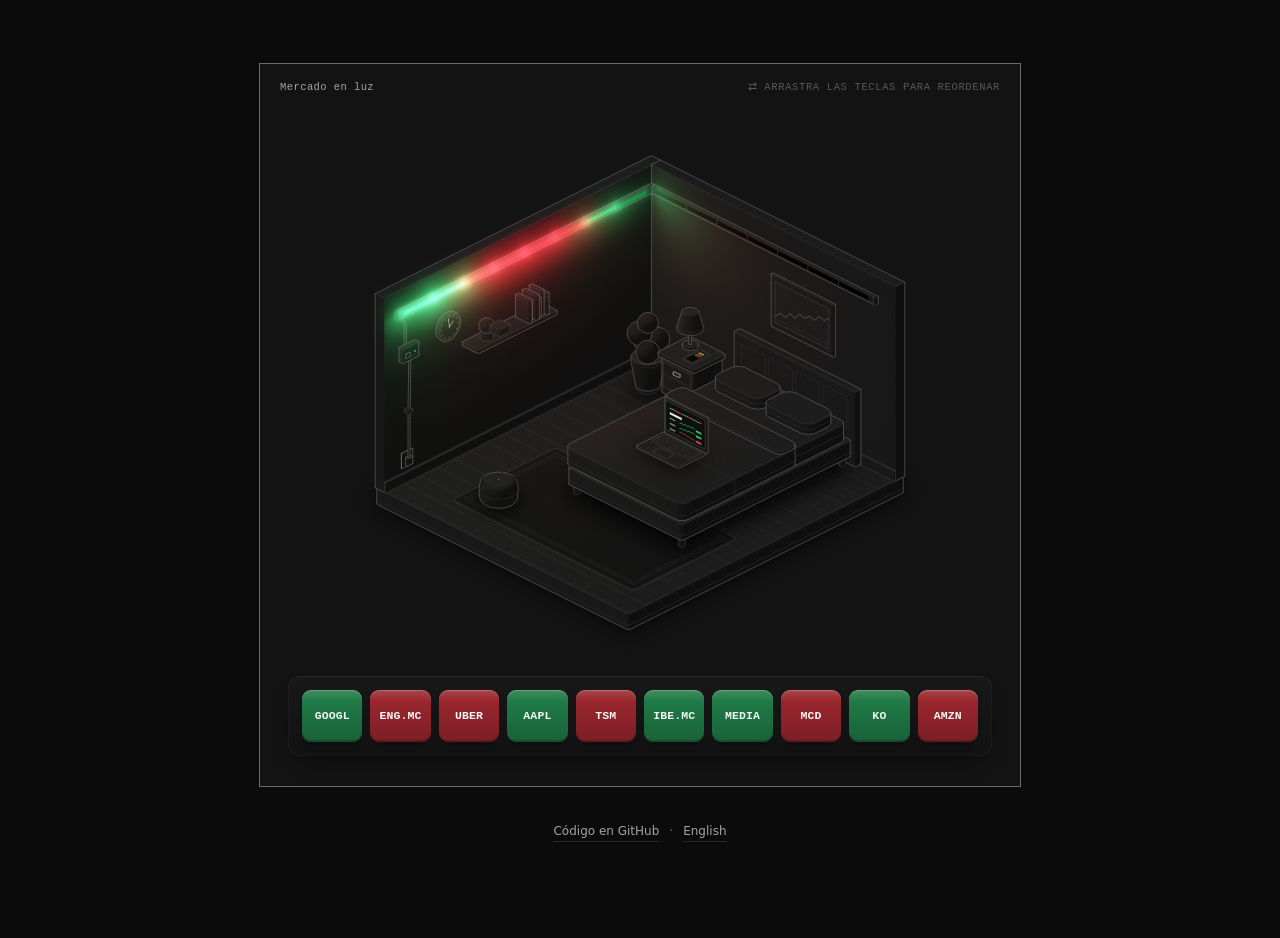
<file: docs/figure/market-in-light-es.html>
<!doctype html><html lang="es"><head><meta charset="utf-8"><meta name="viewport" content="width=device-width, initial-scale=1"><title>Mercado en luz</title><style>
.iso{
  --anatomy-page:#0b0b0b;--anatomy-card:#131313;--anatomy-text:#a3a3a3;--anatomy-strong:#e6e6e6;--anatomy-muted:#6e6e6e;
  --anatomy-paper:#131313;--anatomy-face:#1b1b1b;--anatomy-top:#1c1c1c;
  --anatomy-shade-0:#0f0f0f;--anatomy-shade-1:#121212;--anatomy-shade-2:#151515;--anatomy-shade-3:#181818;
  --anatomy-lit-top:#262626;--anatomy-lit-shade:#1d1d1d;
  --anatomy-hi:#d4d4d4;--anatomy-mid:#6a6a6a;--anatomy-lo:#3e3e3e;--anatomy-faint:#2a2a2a;--anatomy-lit:#ffffff;
  --anatomy-halo:#050505;--anatomy-halo-opacity:.9;--anatomy-dot:#e6e6e6;
  --anatomy-red:#ff6b6b;--anatomy-green:#6be0a0;--anatomy-blue:#6b9bff;
  --anatomy-weight:.6px;--anatomy-ease:cubic-bezier(.32,.72,0,1);
  --anatomy-mono:ui-monospace,"SF Mono",Menlo,Consolas,monospace;
  --anatomy-lift:inset 0 1px 0 0 #ffffff0a,inset 0 0 0 1px #ffffff06,0 0 0 1px #00000026,0 1px 1px -.5px #00000014,0 3px 3px -1.5px #00000014,0 6px 6px -3px #00000014,0 12px 12px -6px #00000014;
}
.iso[data-theme="light"]{
  --anatomy-page:#f2f2ef;--anatomy-card:#fbfbfa;--anatomy-text:#57575a;--anatomy-strong:#18181a;--anatomy-muted:#8c8c90;
  --anatomy-paper:#fbfbfa;--anatomy-face:#ffffff;--anatomy-top:#ffffff;
  --anatomy-shade-0:#dcdcd9;--anatomy-shade-1:#e5e5e2;--anatomy-shade-2:#ededea;--anatomy-shade-3:#f4f4f1;
  --anatomy-lit-top:#ffffff;--anatomy-lit-shade:#eeeeeb;
  --anatomy-hi:#26262a;--anatomy-mid:#8a8a8f;--anatomy-lo:#b4b4b8;--anatomy-faint:#d4d4d6;--anatomy-lit:#000000;
  --anatomy-halo:#8a8a80;--anatomy-halo-opacity:.32;--anatomy-dot:#3a3a3e;
  --anatomy-red:#e5484d;--anatomy-green:#30a46c;--anatomy-blue:#3e63dd;
  --anatomy-lift:inset 0 1px 0 0 #ffffff,0 0 0 1px #0000000f,0 1px 1px -.5px #0000000a,0 3px 3px -1.5px #0000000a,0 6px 6px -3px #0000000a,0 12px 12px -6px #0000000a;
}
.iso-svg{display:block;width:100%;height:auto;overflow:visible}
.iso-svg path,.iso-svg circle{vector-effect:non-scaling-stroke}
.iso-fill{fill:var(--anatomy-paper);stroke:none}
.iso-solid[data-lit]>.iso-fill{fill:var(--anatomy-face)}
.iso-shade,.iso-top{stroke:none}
.iso-shade[data-shade="0"]{fill:var(--anatomy-shade-0)}
.iso-shade[data-shade="1"]{fill:var(--anatomy-shade-1)}
.iso-shade[data-shade="2"]{fill:var(--anatomy-shade-2)}
.iso-shade[data-shade="3"]{fill:var(--anatomy-shade-3)}
.iso-top{fill:var(--anatomy-top)}
.iso-solid[data-lit]>.iso-top{fill:var(--anatomy-lit-top)}
.iso-solid[data-lit]>.iso-shade{fill:var(--anatomy-lit-shade)}
.iso-solid[data-seamless]>.iso-shade,.iso-solid[data-seamless]>.iso-top{stroke-width:.4;stroke-linejoin:round}
.iso-solid[data-seamless]>.iso-shade[data-shade="0"]{stroke:var(--anatomy-shade-0)}
.iso-solid[data-seamless]>.iso-shade[data-shade="1"]{stroke:var(--anatomy-shade-1)}
.iso-solid[data-seamless]>.iso-shade[data-shade="2"]{stroke:var(--anatomy-shade-2)}
.iso-solid[data-seamless]>.iso-shade[data-shade="3"]{stroke:var(--anatomy-shade-3)}
.iso-solid[data-seamless]>.iso-top{stroke:var(--anatomy-top)}
.iso-solid[data-seamless][data-lit]>.iso-top{stroke:var(--anatomy-lit-top)}
.iso-solid[data-seamless][data-lit]>.iso-shade{stroke:var(--anatomy-lit-shade)}
.iso-solid[data-lit]>.iso-edge{stroke:var(--anatomy-lit)}
.iso-halo{fill:var(--anatomy-halo);stroke:none;filter:blur(9px);opacity:var(--anatomy-halo-opacity);transform:translateY(3px)}
.iso-line{fill:none;stroke:var(--anatomy-lo);stroke-width:var(--anatomy-weight);stroke-linecap:round;stroke-linejoin:round}
.iso-line[data-tone="hi"]{stroke:var(--anatomy-hi)}
.iso-line[data-tone="mid"]{stroke:var(--anatomy-mid)}
.iso-line[data-tone="lo"]{stroke:var(--anatomy-lo)}
.iso-line[data-tone="faint"]{stroke:var(--anatomy-faint)}
.iso-line[data-tone="lit"]{stroke:var(--anatomy-lit)}
.iso-line[data-tone="red"]{stroke:var(--anatomy-red)}
.iso-line[data-tone="green"]{stroke:var(--anatomy-green)}
.iso-line[data-tone="blue"]{stroke:var(--anatomy-blue)}
.iso-line[data-dotted]{stroke-dasharray:.01 3.5;stroke-width:1}
.iso-line[data-dashed]{stroke-dasharray:3 3}
.iso-line[data-flow]{stroke-dasharray:2 6}
.iso-wire-end{fill:var(--anatomy-paper);stroke:var(--anatomy-lo);stroke-width:var(--anatomy-weight)}
.iso-wire[data-tone="hi"] .iso-wire-end{stroke:var(--anatomy-hi)}
.iso-wire[data-tone="mid"] .iso-wire-end{stroke:var(--anatomy-mid)}
.iso-wire[data-tone="faint"] .iso-wire-end{stroke:var(--anatomy-faint)}
.iso-wire[data-tone="lit"] .iso-wire-end{stroke:var(--anatomy-lit)}
.iso-dots circle{fill:var(--anatomy-dot);stroke:none;opacity:.32}
.iso-dots[data-tone="hi"] circle{opacity:.85}
.iso-dots[data-tone="mid"] circle{opacity:.45}
.iso-dots[data-tone="lo"] circle{opacity:.22}
.iso-dots[data-tone="faint"] circle{opacity:.12}
.iso-face-text{fill:var(--anatomy-mid);font-family:var(--anatomy-mono);letter-spacing:.04em}
.iso-face-text[data-tone="hi"]{fill:var(--anatomy-hi)}
.iso-face-text[data-tone="lo"]{fill:var(--anatomy-lo)}
.iso-face-text[data-tone="faint"]{fill:var(--anatomy-faint)}
.tb-body{fill:var(--anatomy-shade-2);stroke:none}
.tb-shine{fill:var(--anatomy-top);stroke:none}
.tb-shade{fill:var(--anatomy-shade-0);stroke:none}
.tb-ring{fill:none;stroke:var(--anatomy-lo);stroke-width:.45;stroke-linecap:butt;stroke-linejoin:round}
.tb-ring[data-tone="mid"]{stroke:var(--anatomy-mid)}
.tb-ring[data-tone="faint"]{stroke:var(--anatomy-faint)}
.tb-ring[data-tone="hi"]{stroke:var(--anatomy-hi)}
@keyframes iso-flow{to{stroke-dashoffset:-32}}
@keyframes iso-pulse{0%,100%{opacity:.18}12%{opacity:1}40%{opacity:.18}}
.iso-line[data-flow]{animation:iso-flow 1600ms linear infinite}
.iso-dots circle[data-pulse]{animation:iso-pulse 1600ms steps(1,end) infinite;animation-delay:var(--pulse-at,0ms)}
.iso-figure{margin:32px 0 36px}
.iso-plate{position:relative;padding:52px 24px;border-radius:0;background:var(--anatomy-card);box-shadow:0 0 0 1px var(--anatomy-mid);--anatomy-paper:var(--anatomy-card)}
.iso-plate-corners{position:absolute;inset:18px 20px;pointer-events:none}
.iso-plate-corner{position:absolute;color:var(--anatomy-muted);font-family:var(--anatomy-mono);font-size:10.5px;line-height:1;letter-spacing:.04em;white-space:nowrap}
.iso-plate-corner[data-corner="fig"]{top:0;left:0;color:var(--anatomy-text)}
.iso-plate-corner[data-corner="title"]{top:0;right:0;text-transform:uppercase;letter-spacing:.1em}
.iso-plate-corner[data-corner="hint"]{bottom:0;left:0;text-transform:uppercase;letter-spacing:.1em}
.iso-plate-corner[data-corner="readout"]{right:0;bottom:0;color:var(--anatomy-text);font-variant-numeric:tabular-nums}
.iso-plate .iso-svg{margin:0 auto}
.iso-legend{display:grid;gap:8px;margin-top:12px;color:var(--anatomy-muted);font-size:13px;line-height:1.55}
.iso-keys{display:flex;flex-wrap:wrap;gap:6px 18px}
.iso-key{display:inline-flex;align-items:center;gap:7px}
.iso-swatch{width:16px;height:10px;flex:none;overflow:visible}
.iso-swatch path{fill:none;stroke:var(--anatomy-hi);stroke-width:1;vector-effect:non-scaling-stroke;stroke-linejoin:round;stroke-linecap:round}
.iso-swatch[data-mark="raised"] path,.iso-swatch[data-mark="flat"] path{stroke:var(--anatomy-mid)}
.iso-swatch[data-mark="lit"] path{stroke:var(--anatomy-lit)}
.iso-swatch[data-mark="dim"] path{stroke:var(--anatomy-lo)}
.iso-swatch[data-mark="dotted"] path{stroke-dasharray:.01 3;stroke-width:1.4}
.iso-swatch[data-mark="dashed"] path{stroke-dasharray:3 2.5}
.iso-swatch[data-mark="red"] path{stroke:var(--anatomy-red)}
.iso-swatch[data-mark="green"] path{stroke:var(--anatomy-green)}
.iso-swatch[data-mark="blue"] path{stroke:var(--anatomy-blue)}
.iso-swatch-crease{stroke:var(--anatomy-lo)!important}
@media (max-width:560px){.iso-plate{padding:48px 12px 70px}.iso-plate-corner[data-corner="hint"]{bottom:18px}}
@media (prefers-reduced-motion:reduce){.iso-line[data-flow],.iso-dots circle[data-pulse]{animation:none}}

*{box-sizing:border-box}
html{color-scheme:dark}
body[data-theme="light"]{color-scheme:light}
body{margin:0;background:var(--anatomy-page);color:var(--anatomy-text);font:14px/1.6 ui-sans-serif,system-ui,-apple-system,"Segoe UI",sans-serif;-webkit-font-smoothing:antialiased}
.iso-page{width:min(760px,100% - 32px);margin:64px auto 96px}
</style></head><body class="iso" data-theme="dark"><main class="iso-page"><style>.fig-stage{position:relative;touch-action:pan-y}
.fig-stage>svg,.fig-stage>canvas{display:block;width:100%;height:auto}
.fig-stage>.fig-layer{position:absolute;inset:0;height:100%!important;pointer-events:none}
.iso:not([data-theme="light"]) .fig-gl{mix-blend-mode:screen}
.fig-stage[data-gl] .fig-fallback{display:none}

/* La escena: muro de noche en oscuro, pintura cálida en claro. */
.fig-led{stroke:none;transition:none}
.fig-mini{stroke:none}
.fig-screen{fill:#05070a;stroke:var(--anatomy-lo);stroke-width:var(--anatomy-weight)}
.iso[data-theme="light"] .fig-screen{fill:#1b1d22}
.fig-mat{fill:var(--anatomy-face)}
.fig-mac-screen{fill:#0b0e0d;stroke:none}
.iso[data-theme="light"] .fig-mac-screen{fill:#14181a}
.fig-ui{stroke:none}
.fig-ui[data-tone="green"]{fill:#36d273}.fig-ui[data-tone="red"]{fill:#ee4b55}
.fig-ui[data-tone="text"]{fill:#e8ece9}.fig-ui[data-tone="muted"]{fill:#7d8781}
.fig-ui-line{fill:none;stroke-width:.6px;stroke-linecap:round;stroke-linejoin:round}
.fig-ui-line[data-tone="green"]{stroke:#36d273}.fig-ui-line[data-tone="red"]{stroke:#ee4b55}
.fig-wash{stroke:none;mix-blend-mode:screen}
.iso[data-theme="light"] .fig-wash{mix-blend-mode:multiply}
.fig-wash-stop[data-tone="green"]{stop-color:#2fd16a}
.fig-wash-stop[data-tone="red"]{stop-color:#f23540}
.iso:not([data-theme="light"]) .fig-wash-stop[data-tone="green"]{stop-color:#1f8f4a}
.iso:not([data-theme="light"]) .fig-wash-stop[data-tone="red"]{stop-color:#b8262e}
.fig-ctrl-led circle{fill:#57e389;opacity:1}

/* Teclas: una por empresa, todas iguales, en el color de su tramo. */
.fig-keys{--fig-green:#1f7a46;--fig-red:#9a262e;--fig-ink:#f1f7f2;
  margin:6px 4px 2px;padding:14px;border-radius:12px;
  background:linear-gradient(180deg,#181818,#121212);box-shadow:inset 0 1px 0 #ffffff0d,inset 0 0 0 1px #ffffff08,0 10px 24px -14px #000}
.iso[data-theme="light"] .fig-keys{--fig-green:#2f9a5c;--fig-red:#cc343d;--fig-ink:#ffffff;
  background:linear-gradient(180deg,#f1efea,#e8e5df);box-shadow:inset 0 1px 0 #fff,inset 0 0 0 1px #0000000d,0 10px 22px -16px #0000004d}
.fig-keyrow{position:relative;display:grid;grid-template-columns:repeat(10,minmax(0,1fr));gap:8px}
.fig-key{position:relative;height:52px;min-width:0;padding:0 2px;border:0;border-radius:9px;cursor:grab;touch-action:none;user-select:none;-webkit-user-select:none;
  color:var(--fig-ink);font:700 11.5px/1 var(--anatomy-mono);letter-spacing:.01em;white-space:nowrap;overflow:hidden;text-overflow:clip;
  background:linear-gradient(180deg,color-mix(in srgb,var(--bar) 86%,#fff) 0,var(--bar) 22%,color-mix(in srgb,var(--bar) 80%,#000) 100%);
  box-shadow:inset 0 1px 0 #ffffff38,inset 0 -2px 0 #00000033,0 5px 10px -6px #000b;
  transition:transform .32s var(--anatomy-ease),filter .25s,box-shadow .25s}
.fig-key[data-tone="green"]{--bar:var(--fig-green)}
.fig-key[data-tone="red"]{--bar:var(--fig-red)}
.fig-key:hover{filter:brightness(1.12)}
.fig-key:active{filter:brightness(.95)}
.fig-key:focus-visible{outline:2px solid var(--anatomy-hi);outline-offset:3px}
.fig-key.is-struck{animation:fig-strike .6s var(--anatomy-ease)}
.fig-key.is-dragging{z-index:2;cursor:grabbing;transition:filter .25s,box-shadow .25s;filter:brightness(1.15);box-shadow:inset 0 1px 0 #ffffff40,0 14px 22px -8px #000d}
@keyframes fig-strike{0%{filter:brightness(1.35)}100%{filter:none}}
@media (max-width:560px){
  .fig-keyrow{grid-template-columns:repeat(5,minmax(0,1fr));gap:7px}
  .fig-key{height:44px;font-size:11px}
}
@media (prefers-reduced-motion:reduce){.fig-key{transition:none}.fig-key.is-struck{animation:none}}
.fig-sr{position:absolute;width:1px;height:1px;overflow:hidden;clip-path:inset(50%);white-space:nowrap}
.iso-plate-corner[data-readout]{font-variant-numeric:tabular-nums}
.iso-plate-corner[data-corner="title"]{opacity:.75;letter-spacing:.06em}
.iso-plate{padding-bottom:28px}
.iso-plate-corner[data-readout]{display:none}
@media (max-width:560px){.iso-plate-corner[data-corner="title"]{max-width:58%;white-space:normal;text-align:right;line-height:1.4;font-size:10px}}
.fig-source{display:flex;justify-content:center;gap:10px;margin:18px 0 0;font-size:12px;color:var(--anatomy-muted)}
.fig-source a{color:var(--anatomy-text);text-decoration:none;border-bottom:1px solid var(--anatomy-faint)}
.fig-source a:hover{color:var(--anatomy-strong);border-color:var(--anatomy-mid)}
</style><figure class="iso-figure"><div class="iso-plate"><div class="iso-plate-corners" aria-hidden="true"><span class="iso-plate-corner" data-corner="fig">Mercado en luz</span><span class="iso-plate-corner" data-corner="title">⇄ Arrastra las teclas para reordenar</span><span class="iso-plate-corner" data-corner="readout" data-readout></span></div><div class="fig-stage" tabindex="-1"><svg xmlns="http://www.w3.org/2000/svg" class="iso-svg fig-back" viewBox="0 0 720 560" role="img" aria-label="Una esquina de dormitorio de noche en isométrico. Una tira LED Govee H617A recorre el borde superior de las dos paredes en un perfil de aluminio y se divide en 15 segmentos, cada uno encendido en verde o rojo por una empresa de una cartera bursátil. Un controlador en la pared izquierda alimenta la tira, un móvil en la mesilla muestra los mismos 15 colores, y debajo hay una cama, una planta, una estantería con libros y un cuadro con un gráfico."><path class="iso-halo" d="M93.8 375.9L93.9 375.6L94.1 375.2L94.5 374.9L95 374.6L368.8 237.6L369.4 237.4L370.1 237.2L370.9 237.1L371.6 237L372.4 237.1L373.2 237.2L373.8 237.4L374.4 237.6L625 362.9L625.5 363.2L625.9 363.5L626.1 363.9L626.2 364.3L626.2 380.3L626.1 380.7L625.9 381L625.5 381.4L625 381.7L351.2 518.6L350.6 518.8L349.9 519L349.1 519.1L348.4 519.2L347.6 519.1L346.8 519L346.2 518.8L345.6 518.6L95 393.3L94.5 393L94.1 392.7L93.9 392.3L93.8 391.9Z"/><g class="iso-solid"><path class="iso-fill" d="M93.8 375.9L94.1 375.2L95 374.6L368.8 237.6L370.1 237.2L371.6 237L373.2 237.2L374.4 237.6L625 362.9L625.9 363.5L626.2 364.3L626.2 380.3L625.9 381L625 381.7L351.2 518.6L349.9 519L348.4 519.2L346.8 519L345.6 518.6L95 393.3L94.1 392.7L93.8 391.9Z"/><path class="iso-shade" data-shade="0" d="M626.2 380.3L625.9 381L625.9 365.1L626.2 364.3ZM625.9 381L625 381.7L625 365.7L625.9 365.1ZM625 381.7L351.2 518.6L351.2 502.6L625 365.7ZM351.2 518.6L349.9 519L349.9 503.1L351.2 502.6Z"/><path class="iso-shade" data-shade="1" d="M349.9 519L348.4 519.2L348.4 503.2L349.9 503.1Z"/><path class="iso-shade" data-shade="2" d="M348.4 519.2L346.8 519L346.8 503.1L348.4 503.2Z"/><path class="iso-shade" data-shade="3" d="M346.8 519L345.6 518.6L345.6 502.6L346.8 503.1ZM345.6 518.6L95 393.3L95 377.3L345.6 502.6ZM95 393.3L94.1 392.7L94.1 376.7L95 377.3ZM94.1 392.7L93.8 391.9L93.8 375.9L94.1 376.7Z"/><path class="iso-top" d="M625 362.9L625.9 363.5L626.2 364.3L625.9 365.1L625 365.7L351.2 502.6L349.9 503.1L348.4 503.2L346.8 503.1L345.6 502.6L95 377.3L94.1 376.7L93.8 375.9L94.1 375.2L95 374.6L368.8 237.6L370.1 237.2L371.6 237L373.2 237.2L374.4 237.6Z"/><path class="iso-line iso-crease" data-tone="faint" d="M626.2 364.3L625.9 365.1L625 365.7L351.2 502.6L349.9 503.1L348.4 503.2L346.8 503.1L345.6 502.6L95 377.3L94.1 376.7L93.8 375.9"/><path class="iso-line iso-bevel" data-tone="faint" d="M626.2 364.3L624.4 364.8L623.8 365.2L350.1 502L349.3 502.3L348.4 502.4L347.4 502.3L346.6 502L96.2 376.8L95.6 376.4L93.8 375.9"/><path class="iso-line" data-tone="faint" d="M626.2 375.7L625.9 376.5L625 377.1L351.2 514L349.9 514.5L348.4 514.6L346.8 514.5L345.6 514L95 388.8L94.1 388.1L93.8 387.4"/><path class="iso-line iso-edge" data-tone="mid" d="M93.8 375.9L94.1 375.2L95 374.6L368.8 237.6L370.1 237.2L371.6 237L373.2 237.2L374.4 237.6L625 362.9L625.9 363.5L626.2 364.3M626.2 380.3L625.9 381L625 381.7L351.2 518.6L349.9 519L348.4 519.2L346.8 519L345.6 518.6L95 393.3L94.1 392.7L93.8 391.9M626.2 364.3L626.2 380.3M93.8 375.9L93.8 391.9"/></g><path class="iso-line" data-tone="faint" d="M354.9 253.9L601.7 377.3M338.1 262.3L585 385.7M321.3 270.7L568.2 394.1M304.6 279.1L551.4 402.5M287.8 287.5L534.7 410.9M271 295.8L517.9 419.3M254.3 304.2L501.1 427.6M237.5 312.6L484.4 436M220.7 321L467.6 444.4M204 329.4L450.8 452.8M187.2 337.8L434.1 461.2M170.4 346.1L417.3 469.6M153.7 354.5L400.5 477.9M136.9 362.9L383.8 486.3M120.1 371.3L367 494.7M103.4 379.7L350.2 503.1M414.5 267L397.7 275.3M526.3 322.9L509.5 331.2M460.1 306.6L443.4 314.9M571.9 362.4L555.1 370.8M394 290.3L377.2 298.6M505.8 346.1L489 354.5M439.6 329.8L422.9 338.2M551.4 385.7L534.7 394.1M373.5 313.5L356.7 321.9M485.3 369.4L468.5 377.8M419.1 353.1L402.4 361.5M353 336.8L336.2 345.2M464.8 392.7L448 401.1M398.7 376.4L381.9 384.8M332.5 360.1L315.8 368.5M444.3 416L427.5 424.4M266.4 343.8L249.6 352.2M378.2 399.7L361.4 408.1M312 383.4L295.3 391.8M423.8 439.3L407 447.7M245.9 367.1L229.1 375.5M357.7 423L340.9 431.4M291.5 406.7L274.8 415.1M403.3 462.6L386.5 471M225.4 390.4L208.6 398.8M337.2 446.3L320.4 454.7M271 430L254.3 438.4M204.9 413.7L188.1 422.1M316.7 469.6L299.9 477.9M250.5 453.3L248.7 454.2"/><g class="iso-solid"><path class="iso-fill" d="M92.2 179.7L371.6 40L381 44.7L381 240.9L101.5 380.6L92.2 375.9Z"/><path class="iso-shade" data-shade="0" d="M381 240.9L101.5 380.6L101.5 184.4L381 44.7Z"/><path class="iso-shade" data-shade="3" d="M101.5 380.6L92.2 375.9L92.2 179.7L101.5 184.4Z"/><path class="iso-top" d="M381 44.7L101.5 184.4L92.2 179.7L371.6 40Z"/><path class="iso-line iso-crease" data-tone="faint" d="M381 44.7L101.5 184.4L92.2 179.7"/><path class="iso-line iso-bevel" data-tone="faint" d="M381 44.7L101.5 183.9L92.2 179.7"/><path class="iso-line iso-edge" data-tone="mid" d="M92.2 179.7L371.6 40L381 44.7M381 240.9L101.5 380.6L92.2 375.9M381 44.7L381 240.9M92.2 179.7L92.2 375.9"/></g><g class="iso-solid"><path class="iso-fill" d="M371.6 49.3L381 44.7L627.8 168.1L627.8 364.3L618.5 369L371.6 245.5Z"/><path class="iso-shade" data-shade="0" d="M627.8 364.3L618.5 369L618.5 172.7L627.8 168.1Z"/><path class="iso-shade" data-shade="3" d="M618.5 369L371.6 245.5L371.6 49.3L618.5 172.7Z"/><path class="iso-top" d="M627.8 168.1L618.5 172.7L371.6 49.3L381 44.7Z"/><path class="iso-line iso-crease" data-tone="faint" d="M627.8 168.1L618.5 172.7L371.6 49.3"/><path class="iso-line iso-bevel" data-tone="faint" d="M627.8 168.1L618.5 172.2L371.6 49.3"/><path class="iso-line iso-edge" data-tone="mid" d="M371.6 49.3L381 44.7L627.8 168.1M627.8 364.3L618.5 369L371.6 245.5M627.8 168.1L627.8 364.3M371.6 49.3L371.6 245.5"/></g><g class="iso-solid"><path class="iso-fill" d="M101.5 370.3L371.6 235.3L373.1 236L373.1 246.3L103 381.4L101.5 380.6Z"/><path class="iso-shade" data-shade="0" d="M373.1 246.3L103 381.4L103 371.1L373.1 236Z"/><path class="iso-shade" data-shade="3" d="M103 381.4L101.5 380.6L101.5 370.3L103 371.1Z"/><path class="iso-top" d="M373.1 236L103 371.1L101.5 370.3L371.6 235.3Z"/><path class="iso-line iso-crease" data-tone="faint" d="M373.1 236L103 371.1L101.5 370.3"/><path class="iso-line iso-bevel" data-tone="faint" d="M373.1 236L103 370.9L101.5 370.3"/><path class="iso-line iso-edge" data-tone="lo" d="M101.5 370.3L371.6 235.3L373.1 236M373.1 246.3L103 381.4L101.5 380.6M373.1 236L373.1 246.3M101.5 370.3L101.5 380.6"/></g><g class="iso-solid"><path class="iso-fill" d="M371.6 236.8L373.1 236L618.5 358.7L618.5 369L617 369.7L371.6 247Z"/><path class="iso-shade" data-shade="0" d="M618.5 369L617 369.7L617 359.4L618.5 358.7Z"/><path class="iso-shade" data-shade="3" d="M617 369.7L371.6 247L371.6 236.8L617 359.4Z"/><path class="iso-top" d="M618.5 358.7L617 359.4L371.6 236.8L373.1 236Z"/><path class="iso-line iso-crease" data-tone="faint" d="M618.5 358.7L617 359.4L371.6 236.8"/><path class="iso-line iso-bevel" data-tone="faint" d="M618.5 358.7L617 359.2L371.6 236.8"/><path class="iso-line iso-edge" data-tone="lo" d="M371.6 236.8L373.1 236L618.5 358.7M618.5 369L617 369.7L371.6 247M618.5 358.7L618.5 369M371.6 236.8L371.6 247"/></g><g class="iso-solid"><path class="iso-fill" d="M492.7 159.8L492.9 159.5L494 159L494.6 158.9L495.2 159L557.4 190.1L557.6 190.4L557.6 242.9L557.4 243.1L556.3 243.7L555.7 243.8L555.1 243.7L492.9 212.6L492.7 212.3Z"/><path class="iso-shade" data-shade="0" d="M557.6 242.9L557.4 243.1L557.4 190.7L557.6 190.4ZM557.4 243.1L556.3 243.7L556.3 191.2L557.4 190.7Z"/><path class="iso-shade" data-shade="1" d="M556.3 243.7L555.7 243.8L555.7 191.3L556.3 191.2Z"/><path class="iso-shade" data-shade="2" d="M555.7 243.8L555.1 243.7L555.1 191.2L555.7 191.3Z"/><path class="iso-shade" data-shade="3" d="M555.1 243.7L492.9 212.6L492.9 160.1L555.1 191.2ZM492.9 212.6L492.7 212.3L492.7 159.8L492.9 160.1Z"/><path class="iso-top" d="M557.4 190.1L557.6 190.4L557.4 190.7L556.3 191.2L555.7 191.3L555.1 191.2L492.9 160.1L492.7 159.8L492.9 159.5L494 159L494.6 158.9L495.2 159Z"/><path class="iso-line iso-crease" data-tone="faint" d="M557.6 190.4L557.4 190.7L556.3 191.2L555.7 191.3L555.1 191.2L492.9 160.1L492.7 159.8"/><path class="iso-line iso-bevel" data-tone="faint" d="M557.6 190.4L556.9 190.5L556 191L555.7 191.1L555.4 191L493.4 160L492.7 159.8"/><path class="iso-line iso-edge" data-tone="mid" d="M492.7 159.8L492.9 159.5L494 159L494.6 158.9L495.2 159L557.4 190.1L557.6 190.4M557.6 242.9L557.4 243.1L556.3 243.7L555.7 243.8L555.1 243.7L492.9 212.6L492.7 212.3M557.6 190.4L557.6 242.9M492.7 159.8L492.7 212.3"/></g><path class="iso-fill fig-mat" d="M497 208.9L551 235.9L551 194.9L497 167.9Z"/><path class="iso-line" data-tone="lo" d="M497 208.9L551 235.9L551 194.9L497 167.9Z"/><path class="iso-line" data-tone="mid" d="M497 202.1L501.9 199.6L506.8 203.7L511.8 200.1L516.7 204.5L521.6 200.7L526.5 204.8L531.4 202.3L536.3 206.7L541.2 202.8L546.1 206.9L551 204.5"/><path class="iso-line" data-tone="faint" d="M497 204.4L551 231.4"/><g class="iso-dots" data-tone="mid"><circle cx="526.1" cy="171.2" r="0.5"/></g><g class="iso-solid"><path class="iso-fill" d="M247.8 198L249.6 197L251.1 197.8L251.1 209.2L249.2 210.1L247.8 209.4Z"/><path class="iso-shade" data-shade="0" d="M251.1 209.2L249.2 210.1L249.2 198.7L251.1 197.8Z"/><path class="iso-shade" data-shade="3" d="M249.2 210.1L247.8 209.4L247.8 198L249.2 198.7Z"/><path class="iso-top" d="M249.6 197L251.1 197.8L249.2 198.7L247.8 198Z"/><path class="iso-line iso-crease" data-tone="faint" d="M251.1 197.8L249.2 198.7L247.8 198"/><path class="iso-line iso-edge" data-tone="lo" d="M247.8 198L249.6 197L251.1 197.8M251.1 209.2L249.2 210.1L247.8 209.4M251.1 197.8L251.1 209.2M247.8 198L247.8 209.4"/></g><g class="iso-solid"><path class="iso-fill" d="M247.8 198L249.6 197L260.8 202.6L260.8 207.2L258.9 208.1L247.8 202.5Z"/><path class="iso-shade" data-shade="0" d="M260.8 207.2L258.9 208.1L258.9 203.6L260.8 202.6Z"/><path class="iso-shade" data-shade="3" d="M258.9 208.1L247.8 202.5L247.8 198L258.9 203.6Z"/><path class="iso-top" d="M260.8 202.6L258.9 203.6L247.8 198L249.6 197Z"/><path class="iso-line iso-crease" data-tone="faint" d="M260.8 202.6L258.9 203.6L247.8 198"/><path class="iso-line iso-edge" data-tone="lo" d="M247.8 198L249.6 197L260.8 202.6M260.8 207.2L258.9 208.1L247.8 202.5M260.8 202.6L260.8 207.2M247.8 198L247.8 202.5"/></g><g class="iso-solid"><path class="iso-fill" d="M190 226.8L191.9 225.9L193.4 226.7L193.4 238.1L191.5 239L190 238.2Z"/><path class="iso-shade" data-shade="0" d="M193.4 238.1L191.5 239L191.5 227.6L193.4 226.7Z"/><path class="iso-shade" data-shade="3" d="M191.5 239L190 238.2L190 226.8L191.5 227.6Z"/><path class="iso-top" d="M191.9 225.9L193.4 226.7L191.5 227.6L190 226.8Z"/><path class="iso-line iso-crease" data-tone="faint" d="M193.4 226.7L191.5 227.6L190 226.8"/><path class="iso-line iso-edge" data-tone="lo" d="M190 226.8L191.9 225.9L193.4 226.7M193.4 238.1L191.5 239L190 238.2M193.4 226.7L193.4 238.1M190 226.8L190 238.2"/></g><g class="iso-solid"><path class="iso-fill" d="M190 226.8L191.9 225.9L203 231.5L203 236.1L201.2 237L190 231.4Z"/><path class="iso-shade" data-shade="0" d="M203 236.1L201.2 237L201.2 232.4L203 231.5Z"/><path class="iso-shade" data-shade="3" d="M201.2 237L190 231.4L190 226.8L201.2 232.4Z"/><path class="iso-top" d="M203 231.5L201.2 232.4L190 226.8L191.9 225.9Z"/><path class="iso-line iso-crease" data-tone="faint" d="M203 231.5L201.2 232.4L190 226.8"/><path class="iso-line iso-edge" data-tone="lo" d="M190 226.8L191.9 225.9L203 231.5M203 236.1L201.2 237L190 231.4M203 231.5L203 236.1M190 226.8L190 231.4"/></g><g class="iso-solid"><path class="iso-fill" d="M180.3 228.7L180.3 228.4L180.7 228.1L258.9 189L259.5 188.8L260.2 188.8L260.8 189L275.7 196.4L276 196.7L276 200.5L275.7 200.8L197.5 239.9L196.9 240.1L196.2 240.1L195.6 239.9L180.7 232.4L180.3 232.1Z"/><path class="iso-shade" data-shade="0" d="M276 200.5L275.7 200.8L275.7 197.3L276 197ZM275.7 200.8L197.5 239.9L197.5 236.5L275.7 197.3Z"/><path class="iso-shade" data-shade="1" d="M197.5 239.9L196.9 240.1L196.9 236.6L197.5 236.5ZM196.9 240.1L196.2 240.1L196.2 236.6L196.9 236.6Z"/><path class="iso-shade" data-shade="3" d="M196.2 240.1L195.6 239.9L195.6 236.5L196.2 236.6ZM195.6 239.9L180.7 232.4L180.7 229L195.6 236.5ZM180.7 232.4L180.3 232.1L180.3 228.7L180.7 229Z"/><path class="iso-top" d="M275.7 196.4L276 196.7L276 197L275.7 197.3L197.5 236.5L196.9 236.6L196.2 236.6L195.6 236.5L180.7 229L180.3 228.7L180.3 228.4L180.7 228.1L258.9 189L259.5 188.8L260.2 188.8L260.8 189Z"/><path class="iso-line iso-crease" data-tone="faint" d="M276 197L275.7 197.3L197.5 236.5L196.9 236.6L196.2 236.6L195.6 236.5L180.7 229L180.3 228.7"/><path class="iso-line iso-bevel" data-tone="faint" d="M276 197L275.2 197.1L197.1 236.2L196.7 236.3L196.4 236.3L196 236.2L181.2 228.8L180.3 228.7"/><path class="iso-line iso-edge" data-tone="mid" d="M180.3 228.7L180.3 228.4L180.7 228.1L258.9 189L259.5 188.8L260.2 188.8L260.8 189L275.7 196.4L276 196.7L276 197M276 200.5L275.7 200.8L197.5 239.9L196.9 240.1L196.2 240.1L195.6 239.9L180.7 232.4L180.3 232.1M276 197L276 200.5M180.3 228.7L180.3 232.1"/></g><g class="iso-solid"><path class="iso-fill" d="M251.7 172.9L251.9 172.7L253.9 171.7L254.3 171.6L254.6 171.7L267.9 178.3L268 178.5L268 200.1L267.9 200.3L265.8 201.3L265.5 201.4L265.1 201.3L251.9 194.7L251.7 194.5Z"/><path class="iso-shade" data-shade="0" d="M268 200.1L267.9 200.3L267.9 178.6L268 178.5ZM267.9 200.3L265.8 201.3L265.8 179.7L267.9 178.6Z"/><path class="iso-shade" data-shade="1" d="M265.8 201.3L265.5 201.4L265.5 179.7L265.8 179.7Z"/><path class="iso-shade" data-shade="2" d="M265.5 201.4L265.1 201.3L265.1 179.7L265.5 179.7Z"/><path class="iso-shade" data-shade="3" d="M265.1 201.3L251.9 194.7L251.9 173.1L265.1 179.7ZM251.9 194.7L251.7 194.5L251.7 172.9L251.9 173.1Z"/><path class="iso-top" d="M267.9 178.3L268 178.5L267.9 178.6L265.8 179.7L265.5 179.7L265.1 179.7L251.9 173.1L251.7 172.9L251.9 172.7L253.9 171.7L254.3 171.6L254.6 171.7Z"/><path class="iso-line iso-crease" data-tone="faint" d="M268 178.5L267.9 178.6L265.8 179.7L265.5 179.7L265.1 179.7L251.9 173.1L251.7 172.9"/><path class="iso-line iso-bevel" data-tone="faint" d="M268 178.5L267.5 178.5L265.6 179.5L265.5 179.5L265.3 179.5L252.2 172.9L251.7 172.9"/><path class="iso-line" data-tone="faint" d="M268 181.9L267.9 182.1L265.8 183.1L265.5 183.2L265.1 183.1L251.9 176.5L251.7 176.3"/><path class="iso-line iso-edge" data-tone="mid" d="M251.7 172.9L251.9 172.7L253.9 171.7L254.3 171.6L254.6 171.7L267.9 178.3L268 178.5M268 200.1L267.9 200.3L265.8 201.3L265.5 201.4L265.1 201.3L251.9 194.7L251.7 194.5M268 178.5L268 200.1M251.7 172.9L251.7 194.5"/></g><g class="iso-solid"><path class="iso-fill" d="M248 171.3L248.1 171.1L250.7 169.8L251.1 169.7L251.5 169.8L262.8 175.5L263 175.7L263 200.8L262.8 201L260.2 202.3L259.9 202.3L259.5 202.3L248.1 196.6L248 196.4Z"/><path class="iso-shade" data-shade="0" d="M263 200.8L262.8 201L262.8 175.9L263 175.7ZM262.8 201L260.2 202.3L260.2 177.2L262.8 175.9Z"/><path class="iso-shade" data-shade="1" d="M260.2 202.3L259.9 202.3L259.9 177.3L260.2 177.2Z"/><path class="iso-shade" data-shade="2" d="M259.9 202.3L259.5 202.3L259.5 177.2L259.9 177.3Z"/><path class="iso-shade" data-shade="3" d="M259.5 202.3L248.1 196.6L248.1 171.5L259.5 177.2ZM248.1 196.6L248 196.4L248 171.3L248.1 171.5Z"/><path class="iso-top" d="M262.8 175.5L263 175.7L262.8 175.9L260.2 177.2L259.9 177.3L259.5 177.2L248.1 171.5L248 171.3L248.1 171.1L250.7 169.8L251.1 169.7L251.5 169.8Z"/><path class="iso-line iso-crease" data-tone="faint" d="M263 175.7L262.8 175.9L260.2 177.2L259.9 177.3L259.5 177.2L248.1 171.5L248 171.3"/><path class="iso-line iso-bevel" data-tone="faint" d="M263 175.7L262.5 175.8L260 177L259.9 177.1L259.7 177L248.5 171.4L248 171.3"/><path class="iso-line" data-tone="faint" d="M263 179.1L262.8 179.3L260.2 180.6L259.9 180.7L259.5 180.6L248.1 174.9L248 174.7"/><path class="iso-line iso-edge" data-tone="mid" d="M248 171.3L248.1 171.1L250.7 169.8L251.1 169.7L251.5 169.8L262.8 175.5L263 175.7M263 200.8L262.8 201L260.2 202.3L259.9 202.3L259.5 202.3L248.1 196.6L248 196.4M263 175.7L263 200.8M248 171.3L248 196.4"/></g><g class="iso-solid"><path class="iso-fill" d="M245 178.5L245.1 178.3L247 177.4L247.4 177.3L247.8 177.4L260.1 183.5L260.2 183.7L260.2 203.1L260.1 203.3L258.2 204.2L257.8 204.3L257.4 204.2L245.1 198.1L245 197.9Z"/><path class="iso-shade" data-shade="0" d="M260.2 203.1L260.1 203.3L260.1 183.9L260.2 183.7ZM260.1 203.3L258.2 204.2L258.2 184.8L260.1 183.9Z"/><path class="iso-shade" data-shade="1" d="M258.2 204.2L257.8 204.3L257.8 184.9L258.2 184.8Z"/><path class="iso-shade" data-shade="2" d="M257.8 204.3L257.4 204.2L257.4 184.8L257.8 184.9Z"/><path class="iso-shade" data-shade="3" d="M257.4 204.2L245.1 198.1L245.1 178.7L257.4 184.8ZM245.1 198.1L245 197.9L245 178.5L245.1 178.7Z"/><path class="iso-top" d="M260.1 183.5L260.2 183.7L260.1 183.9L258.2 184.8L257.8 184.9L257.4 184.8L245.1 178.7L245 178.5L245.1 178.3L247 177.4L247.4 177.3L247.8 177.4Z"/><path class="iso-line iso-crease" data-tone="faint" d="M260.2 183.7L260.1 183.9L258.2 184.8L257.8 184.9L257.4 184.8L245.1 178.7L245 178.5"/><path class="iso-line iso-bevel" data-tone="faint" d="M260.2 183.7L259.7 183.8L258 184.7L257.8 184.7L257.7 184.7L245.5 178.6L245 178.5"/><path class="iso-line" data-tone="faint" d="M260.2 187.1L260.1 187.3L258.2 188.3L257.8 188.3L257.4 188.3L245.1 182.1L245 181.9"/><path class="iso-line iso-edge" data-tone="mid" d="M245 178.5L245.1 178.3L247 177.4L247.4 177.3L247.8 177.4L260.1 183.5L260.2 183.7M260.2 203.1L260.1 203.3L258.2 204.2L257.8 204.3L257.4 204.2L245.1 198.1L245 197.9M260.2 183.7L260.2 203.1M245 178.5L245 197.9"/></g><g class="iso-solid"><path class="iso-fill" d="M240.9 176L241 175.8L244 174.3L244.4 174.2L244.8 174.3L258 180.9L258.2 181.1L258.2 205.1L258 205.3L255 206.7L254.6 206.8L254.3 206.7L241 200.1L240.9 199.9Z"/><path class="iso-shade" data-shade="0" d="M258.2 205.1L258 205.3L258 181.3L258.2 181.1ZM258 205.3L255 206.7L255 182.8L258 181.3Z"/><path class="iso-shade" data-shade="1" d="M255 206.7L254.6 206.8L254.6 182.9L255 182.8Z"/><path class="iso-shade" data-shade="2" d="M254.6 206.8L254.3 206.7L254.3 182.8L254.6 182.9Z"/><path class="iso-shade" data-shade="3" d="M254.3 206.7L241 200.1L241 176.2L254.3 182.8ZM241 200.1L240.9 199.9L240.9 176L241 176.2Z"/><path class="iso-top" d="M258 180.9L258.2 181.1L258 181.3L255 182.8L254.6 182.9L254.3 182.8L241 176.2L240.9 176L241 175.8L244 174.3L244.4 174.2L244.8 174.3Z"/><path class="iso-line iso-crease" data-tone="faint" d="M258.2 181.1L258 181.3L255 182.8L254.6 182.9L254.3 182.8L241 176.2L240.9 176"/><path class="iso-line iso-bevel" data-tone="faint" d="M258.2 181.1L257.7 181.2L254.8 182.6L254.6 182.7L254.5 182.6L241.4 176.1L240.9 176"/><path class="iso-line" data-tone="faint" d="M258.2 184.5L258 184.7L255 186.2L254.6 186.3L254.3 186.2L241 179.6L240.9 179.4"/><path class="iso-line iso-edge" data-tone="mid" d="M240.9 176L241 175.8L244 174.3L244.4 174.2L244.8 174.3L258 180.9L258.2 181.1M258.2 205.1L258 205.3L255 206.7L254.6 206.8L254.3 206.7L241 200.1L240.9 199.9M258.2 181.1L258.2 205.1M240.9 176L240.9 199.9"/></g><g class="iso-solid"><path class="iso-fill" d="M237.7 183.3L237.9 183.1L239.9 182.1L240.3 182L240.7 182.1L251.1 187.3L251.3 187.5L251.3 205.7L251.1 205.9L249.1 206.9L248.7 207L248.3 206.9L237.9 201.7L237.7 201.5Z"/><path class="iso-shade" data-shade="0" d="M251.3 205.7L251.1 205.9L251.1 187.7L251.3 187.5ZM251.1 205.9L249.1 206.9L249.1 188.7L251.1 187.7Z"/><path class="iso-shade" data-shade="1" d="M249.1 206.9L248.7 207L248.7 188.8L249.1 188.7Z"/><path class="iso-shade" data-shade="2" d="M248.7 207L248.3 206.9L248.3 188.7L248.7 188.8Z"/><path class="iso-shade" data-shade="3" d="M248.3 206.9L237.9 201.7L237.9 183.5L248.3 188.7ZM237.9 201.7L237.7 201.5L237.7 183.3L237.9 183.5Z"/><path class="iso-top" d="M251.1 187.3L251.3 187.5L251.1 187.7L249.1 188.7L248.7 188.8L248.3 188.7L237.9 183.5L237.7 183.3L237.9 183.1L239.9 182.1L240.3 182L240.7 182.1Z"/><path class="iso-line iso-crease" data-tone="faint" d="M251.3 187.5L251.1 187.7L249.1 188.7L248.7 188.8L248.3 188.7L237.9 183.5L237.7 183.3"/><path class="iso-line iso-bevel" data-tone="faint" d="M251.3 187.5L250.8 187.5L248.8 188.5L248.7 188.6L248.5 188.5L238.2 183.3L237.7 183.3"/><path class="iso-line" data-tone="faint" d="M251.3 190.9L251.1 191.1L249.1 192.1L248.7 192.2L248.3 192.1L237.9 186.9L237.7 186.7"/><path class="iso-line iso-edge" data-tone="mid" d="M237.7 183.3L237.9 183.1L239.9 182.1L240.3 182L240.7 182.1L251.1 187.3L251.3 187.5M251.3 205.7L251.1 205.9L249.1 206.9L248.7 207L248.3 206.9L237.9 201.7L237.7 201.5M251.3 187.5L251.3 205.7M237.7 183.3L237.7 201.5"/></g><g class="iso-solid"><path class="iso-fill" d="M234.2 180.5L234.3 180.3L236.8 179.1L237.1 179L237.5 179.1L250.7 185.7L250.9 185.9L250.9 208.7L250.7 208.9L248.3 210.1L247.9 210.2L247.6 210.1L234.3 203.5L234.2 203.3Z"/><path class="iso-shade" data-shade="0" d="M250.9 208.7L250.7 208.9L250.7 186.1L250.9 185.9ZM250.7 208.9L248.3 210.1L248.3 187.3L250.7 186.1Z"/><path class="iso-shade" data-shade="1" d="M248.3 210.1L247.9 210.2L247.9 187.4L248.3 187.3Z"/><path class="iso-shade" data-shade="2" d="M247.9 210.2L247.6 210.1L247.6 187.3L247.9 187.4Z"/><path class="iso-shade" data-shade="3" d="M247.6 210.1L234.3 203.5L234.3 180.7L247.6 187.3ZM234.3 203.5L234.2 203.3L234.2 180.5L234.3 180.7Z"/><path class="iso-top" d="M250.7 185.7L250.9 185.9L250.7 186.1L248.3 187.3L247.9 187.4L247.6 187.3L234.3 180.7L234.2 180.5L234.3 180.3L236.8 179.1L237.1 179L237.5 179.1Z"/><path class="iso-line iso-crease" data-tone="faint" d="M250.9 185.9L250.7 186.1L248.3 187.3L247.9 187.4L247.6 187.3L234.3 180.7L234.2 180.5"/><path class="iso-line iso-bevel" data-tone="faint" d="M250.9 185.9L250.4 186L248.1 187.1L247.9 187.2L247.8 187.1L234.7 180.6L234.2 180.5"/><path class="iso-line" data-tone="faint" d="M250.9 189.3L250.7 189.5L248.3 190.7L247.9 190.8L247.6 190.7L234.3 184.1L234.2 183.9"/><path class="iso-line iso-edge" data-tone="mid" d="M234.2 180.5L234.3 180.3L236.8 179.1L237.1 179L237.5 179.1L250.7 185.7L250.9 185.9M250.9 208.7L250.7 208.9L248.3 210.1L247.9 210.2L247.6 210.1L234.3 203.5L234.2 203.3M250.9 185.9L250.9 208.7M234.2 180.5L234.2 203.3"/></g><g class="iso-solid"><path class="iso-fill" d="M198.3 215.2L198.5 214.4L199.2 213.6L200.2 212.9L201.6 212.4L203.2 212L204.9 211.9L206.6 212L208.2 212.4L209.6 212.9L210.6 213.6L211.3 214.4L211.5 215.2L211.5 224.3L211.3 225.2L210.6 226L209.6 226.7L208.2 227.2L206.6 227.5L204.9 227.6L203.2 227.5L201.6 227.2L200.2 226.7L199.2 226L198.5 225.2L198.3 224.3Z"/><path class="iso-shade" data-shade="0" d="M209.6 226.7L208.2 227.2L208.2 218.1L209.6 217.6ZM211.5 224.3L211.3 225.2L211.3 216.1L211.5 215.2ZM211.3 225.2L210.6 226L210.6 216.9L211.3 216.1ZM210.6 226L209.6 226.7L209.6 217.6L210.6 216.9Z"/><path class="iso-shade" data-shade="1" d="M208.2 227.2L206.6 227.5L206.6 218.4L208.2 218.1ZM206.6 227.5L204.9 227.6L204.9 218.5L206.6 218.4Z"/><path class="iso-shade" data-shade="2" d="M204.9 227.6L203.2 227.5L203.2 218.4L204.9 218.5ZM203.2 227.5L201.6 227.2L201.6 218.1L203.2 218.4Z"/><path class="iso-shade" data-shade="3" d="M201.6 227.2L200.2 226.7L200.2 217.6L201.6 218.1ZM200.2 226.7L199.2 226L199.2 216.9L200.2 217.6ZM199.2 226L198.5 225.2L198.5 216.1L199.2 216.9ZM198.5 225.2L198.3 224.3L198.3 215.2L198.5 216.1Z"/><path class="iso-top" d="M209.6 217.6L208.2 218.1L206.6 218.4L204.9 218.5L203.2 218.4L201.6 218.1L200.2 217.6L199.2 216.9L198.5 216.1L198.3 215.2L198.5 214.4L199.2 213.6L200.2 212.9L201.6 212.4L203.2 212L204.9 211.9L206.6 212L208.2 212.4L209.6 212.9L210.6 213.6L211.3 214.4L211.5 215.2L211.3 216.1L210.6 216.9Z"/><path class="iso-line iso-crease" data-tone="faint" d="M211.5 215.2L211.3 216.1L210.6 216.9L209.6 217.6L208.2 218.1L206.6 218.4L204.9 218.5L203.2 218.4L201.6 218.1L200.2 217.6L199.2 216.9L198.5 216.1L198.3 215.2"/><path class="iso-line iso-bevel" data-tone="faint" d="M211.5 215.2L210.8 216L210.2 216.7L209.2 217.4L207.9 217.8L206.5 218.1L204.9 218.3L203.3 218.1L201.9 217.8L200.6 217.4L199.7 216.7L199.1 216L198.3 215.2"/><path class="iso-line iso-edge" data-tone="lo" d="M198.3 215.2L198.5 214.4L199.2 213.6L200.2 212.9L201.6 212.4L203.2 212L204.9 211.9L206.6 212L208.2 212.4L209.6 212.9L210.6 213.6L211.3 214.4L211.5 215.2M211.5 224.3L211.3 225.2L210.6 226L209.6 226.7L208.2 227.2L206.6 227.5L204.9 227.6L203.2 227.5L201.6 227.2L200.2 226.7L199.2 226L198.5 225.2L198.3 224.3M198.3 215.2L198.3 224.3M211.5 215.2L211.5 224.3"/></g><g class="iso-solid" data-seamless=""><path class="iso-fill" d="M197 211.8L197.1 210.8L197.3 209.8L197.6 208.8L198.1 207.8L198.6 207L199.3 206.2L200.1 205.5L201 205L201.9 204.5L202.9 204.2L203.9 204L204.9 203.9L205.9 204L207 204.2L207.9 204.5L208.9 205L209.7 205.5L210.5 206.2L211.2 207L211.8 207.8L212.2 208.8L212.5 209.8L212.7 210.8L212.8 211.8L212.7 212.8L212.5 213.8L212.2 214.8L211.8 215.8L211.2 216.6L210.5 217.4L209.7 218.1L208.9 218.6L207.9 219.1L207 219.4L205.9 219.6L204.9 219.7L203.9 219.6L202.9 219.4L201.9 219.1L201 218.6L200.1 218.1L199.3 217.4L198.6 216.6L198.1 215.8L197.6 214.8L197.3 213.8L197.1 212.8Z"/><path class="iso-shade" data-shade="0" d="M197 211.8L197.1 210.8L197.3 209.8L197.6 208.8L198.1 207.8L198.6 207L199.3 206.2L200.1 205.5L201 205L201.9 204.5L202.9 204.2L203.9 204L204.9 203.9L205.9 204L207 204.2L207.9 204.5L208.9 205L209.7 205.5L210.5 206.2L211.2 207L211.8 207.8L212.2 208.8L212.5 209.8L212.7 210.8L212.8 211.8L212.7 212.8L212.5 213.8L212.2 214.8L211.8 215.8L211.2 216.6L210.5 217.4L209.7 218.1L208.9 218.6L207.9 219.1L207 219.4L205.9 219.6L204.9 219.7L203.9 219.6L202.9 219.4L201.9 219.1L201 218.6L200.1 218.1L199.3 217.4L198.6 216.6L198.1 215.8L197.6 214.8L197.3 213.8L197.1 212.8Z"/><path class="iso-shade" data-shade="1" d="M197 211.8L197.1 210.8L197.3 209.8L197.6 208.8L198.1 207.8L198.6 207L199.3 206.2L200.1 205.5L201 205L201.9 204.5L202.9 204.2L203.9 204L204.9 203.9L205.9 204L207 204.2L207.9 204.5L208.9 205L209.4 205.3L209.6 205.6L209.8 206L209.8 206.5L209.8 207L209.6 207.6L209.4 208.3L209 209L208.6 209.7L208.1 210.4L207.5 211.2L206.9 212L206.2 212.7L205.4 213.4L204.7 214L203.9 214.6L203.1 215.1L202.4 215.6L201.6 216L200.9 216.2L200.3 216.4L199.7 216.5L199.2 216.5L198.7 216.4L198.4 216.2L198.1 215.8L197.6 214.8L197.3 213.8L197.1 212.8Z"/><path class="iso-shade" data-shade="2" d="M197 211.8L197.1 210.8L197.3 209.8L197.6 208.8L198.1 207.8L198.6 207L199.3 206.2L200.1 205.5L201 205L201.9 204.5L202.9 204.2L203.9 204L204.9 203.9L205.9 204L207 204.2L207.6 204.4L207.9 204.5L208.1 204.8L208.2 205.2L208.3 205.6L208.2 206.1L208.1 206.7L207.9 207.3L207.6 207.9L207.2 208.6L206.7 209.3L206.1 210L205.5 210.7L204.9 211.4L204.2 212L203.5 212.6L202.8 213.2L202.1 213.7L201.4 214.1L200.7 214.4L200 214.7L199.4 214.9L198.9 214.9L198.4 214.9L198 214.8L197.7 214.6L197.5 214.4L197.3 213.8L197.1 212.8Z"/><path class="iso-shade" data-shade="3" d="M197 211.8L197.1 210.8L197.3 209.8L197.6 208.8L198.1 207.8L198.6 207L199.3 206.2L200.1 205.5L201 205L201.9 204.5L202.9 204.2L203.9 204L204.9 203.9L205.5 203.9L205.9 204L206.2 204.2L206.4 204.4L206.5 204.7L206.5 205.1L206.5 205.5L206.4 206L206.2 206.5L205.9 207.1L205.5 207.7L205.1 208.3L204.7 208.9L204.2 209.5L203.6 210.1L203 210.6L202.4 211.2L201.8 211.6L201.1 212.1L200.5 212.4L199.9 212.7L199.4 212.9L198.9 213.1L198.4 213.2L198 213.2L197.6 213.1L197.4 212.9L197.2 212.7L197 212.4Z"/><path class="iso-top" d=""/><path class="iso-line iso-edge" data-tone="mid" d="M197 211.8L197.1 210.8L197.3 209.8L197.6 208.8L198.1 207.8L198.6 207L199.3 206.2L200.1 205.5L201 205L201.9 204.5L202.9 204.2L203.9 204L204.9 203.9L205.9 204L207 204.2L207.9 204.5L208.9 205L209.7 205.5L210.5 206.2L211.2 207L211.8 207.8L212.2 208.8L212.5 209.8L212.7 210.8L212.8 211.8L212.7 212.8L212.5 213.8L212.2 214.8L211.8 215.8L211.2 216.6L210.5 217.4L209.7 218.1L208.9 218.6L207.9 219.1L207 219.4L205.9 219.6L204.9 219.7L203.9 219.6L202.9 219.4L201.9 219.1L201 218.6L200.1 218.1L199.3 217.4L198.6 216.6L198.1 215.8L197.6 214.8L197.3 213.8L197.1 212.8Z"/></g><g class="iso-solid"><path class="iso-fill" d="M208.4 211.2L208.8 210.9L217.8 206.4L218.5 206.2L219.3 206.2L220 206.4L228 210.4L228.4 210.8L228.4 218L228 218.4L219.1 222.9L218.4 223.1L217.5 223.1L216.8 222.9L208.8 218.9L208.4 218.5Z"/><path class="iso-shade" data-shade="0" d="M228.4 218L228 218.4L228 211.5L228.4 211.2ZM228 218.4L219.1 222.9L219.1 216L228 211.5Z"/><path class="iso-shade" data-shade="1" d="M219.1 222.9L218.4 223.1L218.4 216.2L219.1 216Z"/><path class="iso-shade" data-shade="2" d="M218.4 223.1L217.5 223.1L217.5 216.2L218.4 216.2Z"/><path class="iso-shade" data-shade="3" d="M217.5 223.1L216.8 222.9L216.8 216L217.5 216.2ZM216.8 222.9L208.8 218.9L208.8 212L216.8 216ZM208.8 218.9L208.4 218.5L208.4 211.7L208.8 212Z"/><path class="iso-top" d="M228 210.4L228.4 210.8L228.4 211.2L228 211.5L219.1 216L218.4 216.2L217.5 216.2L216.8 216L208.8 212L208.4 211.7L208.4 211.2L208.8 210.9L217.8 206.4L218.5 206.2L219.3 206.2L220 206.4Z"/><path class="iso-line iso-crease" data-tone="faint" d="M228.4 211.2L228 211.5L219.1 216L218.4 216.2L217.5 216.2L216.8 216L208.8 212L208.4 211.7"/><path class="iso-line iso-bevel" data-tone="faint" d="M228.4 211.2L227.6 211.4L218.7 215.8L218.2 216L217.7 216L217.2 215.8L209.2 211.8L208.4 211.7"/><path class="iso-line iso-edge" data-tone="lo" d="M208.4 211.7L208.4 211.2L208.8 210.9L217.8 206.4L218.5 206.2L219.3 206.2L220 206.4L228 210.4L228.4 210.8L228.4 211.2M228.4 218L228 218.4L219.1 222.9L218.4 223.1L217.5 223.1L216.8 222.9L208.8 218.9L208.4 218.5M228.4 211.2L228.4 218M208.4 211.7L208.4 218.5"/></g><g class="iso-solid"><path class="iso-fill" d="M153.7 217.6L153.7 216.3L153.9 215L154.1 213.6L154.5 212.2L154.9 210.8L155.4 209.5L156 208.1L156.7 206.8L157.4 205.5L158.2 204.3L159.1 203.2L160 202.1L161 201.1L162 200.2L163 199.4L164.1 198.8L165.1 198.2L166.2 197.8L167.2 197.5L168.2 197.3L169.2 197.2L170.1 197.3L171 197.5L171.9 197.9L174.3 199.1L175.1 199.5L175.8 200.1L176.4 200.8L177 201.6L177.5 202.5L177.9 203.5L178.1 204.6L178.3 205.8L178.4 207L178.4 208.3L178.3 209.6L178.1 211L177.9 212.4L177.5 213.8L177 215.1L176.4 216.5L175.8 217.8L175.1 219.1L174.3 220.4L173.5 221.6L172.6 222.7L171.6 223.7L170.6 224.6L169.6 225.5L168.6 226.2L167.5 226.8L166.5 227.3L165.4 227.7L164.4 227.9L163.4 228L162.5 228L161.5 227.9L160.7 227.6L159.8 227.2L157.4 226L156.7 225.5L156 224.8L155.4 224.1L154.9 223.2L154.5 222.3L154.1 221.2L153.9 220.1L153.7 218.9Z"/><path class="iso-shade" data-shade="0" d="M158.1 226.3L156.6 225.4L155.3 224L157.8 225.2L159 226.6L160.5 227.5ZM156.1 218.8L156.3 216.2L156.9 213.5L157.8 210.8L159 208.2L160.5 205.7L162.3 203.5L164.2 201.6L166.2 200.1L168.3 199.1L170.3 198.5L172.3 198.5L174 199L175.5 199.9L176.8 201.3L177.7 203.1L178.3 205.2L178.5 207.7L178.3 210.3L177.7 213L176.8 215.7L175.5 218.3L174 220.8L172.3 223L170.3 224.9L168.3 226.4L166.2 227.4L164.2 227.9L162.3 228L160.5 227.5L159 226.6L157.8 225.2L156.9 223.4L156.3 221.3L156.1 218.8L167.3 213.2L167.3 213.2L167.3 213.2L167.3 213.2L167.3 213.2L167.3 213.2L167.3 213.2L167.3 213.2L167.3 213.2L167.3 213.2L167.3 213.2L167.3 213.2L167.3 213.2L167.3 213.2L167.3 213.2L167.3 213.2L167.3 213.2L167.3 213.2L167.3 213.2L167.3 213.2L167.3 213.2L167.3 213.2L167.3 213.2L167.3 213.2L167.3 213.2L167.3 213.2L167.3 213.2L167.3 213.2L167.3 213.2L167.3 213.2L167.3 213.2L167.3 213.2L167.3 213.2L167.3 213.2L167.3 213.2Z"/><path class="iso-shade" data-shade="1" d="M155.3 224L154.4 222.2L156.9 223.4L157.8 225.2Z"/><path class="iso-shade" data-shade="2" d="M169.8 197.3L171.6 197.7L174 199L172.3 198.5ZM154.4 222.2L153.9 220L153.7 217.6L156.1 218.8L156.3 221.3L156.9 223.4Z"/><path class="iso-shade" data-shade="3" d="M153.7 217.6L153.9 215L156.3 216.2L156.1 218.8ZM167.9 197.3L169.8 197.3L172.3 198.5L170.3 198.5Z"/><path class="iso-top" d="M153.9 215L154.4 212.3L155.3 209.6L156.6 206.9L158.1 204.5L159.9 202.3L161.8 200.4L163.8 198.9L165.9 197.9L167.9 197.3L170.3 198.5L168.3 199.1L166.2 200.1L164.2 201.6L162.3 203.5L160.5 205.7L159 208.2L157.8 210.8L156.9 213.5L156.3 216.2Z"/><path class="iso-line iso-crease" data-tone="faint" d="M160.2 227.4L159.4 226.9L158.7 226.3L158.1 225.7L157.6 224.9L157.1 224L156.7 223L156.4 221.9L156.2 220.8L156.1 219.6L156.1 218.3L156.2 217L156.4 215.7L156.6 214.3L157 213L157.5 211.6L158 210.2L158.6 208.9L159.3 207.6L160.1 206.4L160.9 205.2L161.8 204.1L162.7 203.1L163.6 202.1L164.6 201.3L165.6 200.5L166.7 199.9L167.7 199.4L168.7 198.9L169.7 198.7L170.7 198.5L171.7 198.5L172.6 198.6L173.5 198.8L174.3 199.1"/><path class="iso-line iso-edge" data-tone="mid" d="M153.7 217.6L153.7 216.3L153.9 215L154.1 213.6L154.5 212.2L154.9 210.8L155.4 209.5L156 208.1L156.7 206.8L157.4 205.5L158.2 204.3L159.1 203.2L160 202.1L161 201.1L162 200.2L163 199.4L164.1 198.8L165.1 198.2L166.2 197.8L167.2 197.5L168.2 197.3L169.2 197.2L170.1 197.3L171 197.5L171.9 197.9L174.3 199.1L175.1 199.5L175.8 200.1L176.4 200.8L177 201.6L177.5 202.5L177.9 203.5L178.1 204.6L178.3 205.8L178.4 207L178.4 208.3L178.3 209.6L178.1 211L177.9 212.4L177.5 213.8L177 215.1L176.4 216.5L175.8 217.8L175.1 219.1L174.3 220.4L173.5 221.6L172.6 222.7L171.6 223.7L170.6 224.6L169.6 225.5L168.6 226.2L167.5 226.8L166.5 227.3L165.4 227.7L164.4 227.9L163.4 228L162.5 228L161.5 227.9L160.7 227.6L159.8 227.2L157.4 226L156.7 225.5L156 224.8L155.4 224.1L154.9 223.2L154.5 222.3L154.1 221.2L153.9 220.1L153.7 218.9Z"/></g><path class="iso-line" data-tone="lo" d="M157.4 218.2L157.4 217L157.6 215.7L157.8 214.5L158.2 213.2L158.6 211.9L159.1 210.6L159.6 209.4L160.3 208.2L161 207L161.8 205.9L162.6 204.9L163.5 204L164.4 203.1L165.3 202.3L166.3 201.7L167.3 201.2L168.2 200.7L169.2 200.4L170.1 200.2L171.1 200.2L171.9 200.3L172.8 200.4L173.5 200.8L174.3 201.2L174.9 201.8L175.5 202.4L176 203.2L176.4 204.1L176.7 205L177 206L177.1 207.1L177.1 208.3L177.1 209.5L177 210.8L176.7 212L176.4 213.3L176 214.6L175.5 215.9L174.9 217.1L174.3 218.3L173.5 219.5L172.8 220.6L171.9 221.6L171.1 222.5L170.1 223.4L169.2 224.1L168.2 224.8L167.3 225.3L166.3 225.8L165.3 226.1L164.4 226.3L163.5 226.3L162.6 226.2L161.8 226L161 225.7L160.3 225.3L159.6 224.7L159.1 224.1L158.6 223.3L158.2 222.4L157.8 221.5L157.6 220.4L157.4 219.3Z"/><path class="iso-line" data-tone="mid" d="M159.3 217.3L158 217.9M160.3 211.8L159.2 211.6M163.3 206.8L162.6 205.7M167.3 203.4L167.3 201.8M171.3 202.7L171.9 201M174.2 204.9L175.3 203.5M175.3 209.2L176.6 208.6M174.2 214.7L175.3 214.9M171.3 219.7L171.9 220.8M167.3 223.1L167.3 224.7M163.3 223.7L162.6 225.5M160.3 221.6L159.2 223"/><path class="iso-line" data-tone="hi" data-free="end" d="M167.3 213.2L171.2 207.4"/><path class="iso-line" data-tone="hi" data-free="end" d="M167.3 213.2L166.2 205.1"/><g class="iso-dots" data-tone="hi"><circle cx="167.3" cy="213.2" r="0.6"/></g><g class="iso-solid"><path class="iso-fill" d="M118.6 341.3L118.8 341.1L128.9 336.1L129.3 336L129.7 336L130 336.1L130.2 336.3L130.2 351.3L130 351.5L120 356.5L119.6 356.6L119.2 356.6L118.8 356.5L118.6 356.4Z"/><path class="iso-shade" data-shade="0" d="M130.2 351.3L130 351.5L130 336.7L130.2 336.5ZM130 351.5L120 356.5L120 341.7L130 336.7ZM120 356.5L119.6 356.6L119.6 341.8L120 341.7Z"/><path class="iso-shade" data-shade="1" d="M119.6 356.6L119.2 356.6L119.2 341.8L119.6 341.8Z"/><path class="iso-shade" data-shade="2" d="M119.2 356.6L118.8 356.5L118.8 341.7L119.2 341.8Z"/><path class="iso-shade" data-shade="3" d="M118.8 356.5L118.6 356.4L118.6 341.5L118.8 341.7Z"/><path class="iso-top" d="M130 336.1L130.2 336.3L130.2 336.5L130 336.7L120 341.7L119.6 341.8L119.2 341.8L118.8 341.7L118.8 341.7L118.6 341.5L118.6 341.3L118.8 341.1L128.9 336.1L129.3 336L129.7 336L130 336.1Z"/><path class="iso-line iso-crease" data-tone="faint" d="M130.2 336.5L130 336.7L120 341.7L119.6 341.8L119.2 341.8L118.8 341.7M118.8 341.7L118.6 341.5"/><path class="iso-line iso-bevel" data-tone="faint" d="M130.2 336.5L129.7 336.5L119.7 341.5L119.5 341.6L119.3 341.6L118.8 341.7M118.8 341.7L118.6 341.5"/><path class="iso-line iso-edge" data-tone="mid" d="M118.8 341.7L118.8 341.7M118.6 341.5L118.6 341.3L118.8 341.1L128.9 336.1L129.3 336L129.7 336L130 336.1L130 336.1L130.2 336.3L130.2 336.5M130.2 351.3L130 351.5L120 356.5L119.6 356.6L119.2 356.6L118.8 356.5M118.8 356.5L118.6 356.4M130.2 336.5L130.2 351.3M118.8 341.7L118.8 356.5M118.8 341.7L118.8 356.5M118.6 341.5L118.6 356.4"/></g><g class="iso-dots" data-tone="mid"><circle cx="125" cy="342" r="0.45"/></g><g class="iso-solid"><path class="iso-fill" d="M122.8 345.5L123.1 345.2L126.8 343.4L127.4 343.2L128.1 343.2L128.7 343.4L129.8 343.9L130.2 344.2L130.2 351.4L129.8 351.7L126.1 353.6L125.5 353.8L124.8 353.8L124.2 353.6L123.1 353L122.8 352.7L122.8 352.4Z"/><path class="iso-shade" data-shade="0" d="M130.2 351.4L129.8 351.7L129.8 344.9L130.2 344.6ZM129.8 351.7L126.1 353.6L126.1 346.7L129.8 344.9Z"/><path class="iso-shade" data-shade="1" d="M126.1 353.6L125.5 353.8L125.5 346.9L126.1 346.7Z"/><path class="iso-shade" data-shade="2" d="M125.5 353.8L124.8 353.8L124.8 346.9L125.5 346.9ZM124.8 353.8L124.2 353.6L124.2 346.7L124.8 346.9Z"/><path class="iso-shade" data-shade="3" d="M124.2 353.6L123.1 353L123.1 346.2L124.2 346.7ZM123.1 353L122.8 352.7L122.8 345.9L123.1 346.2Z"/><path class="iso-top" d="M129.8 343.9L130.2 344.2L130.2 344.6L129.8 344.9L126.1 346.7L125.5 346.9L124.8 346.9L124.2 346.7L123.1 346.2L122.8 345.9L122.8 345.5L123.1 345.2L126.8 343.4L127.4 343.2L128.1 343.2L128.7 343.4Z"/><path class="iso-line iso-crease" data-tone="faint" d="M130.2 344.6L129.8 344.9L126.1 346.7L125.5 346.9L124.8 346.9L124.2 346.7L123.1 346.2L122.8 345.9"/><path class="iso-line iso-bevel" data-tone="faint" d="M130.2 344.6L129.4 344.7L125.8 346.5L125.4 346.7L125 346.7L124.6 346.5L123.5 346L122.8 345.9"/><path class="iso-line iso-edge" data-tone="mid" d="M122.8 345.9L122.8 345.5L123.1 345.2L126.8 343.4L127.4 343.2L128.1 343.2L128.7 343.4L129.8 343.9L130.2 344.2L130.2 344.6M130.2 351.4L129.8 351.7L126.1 353.6L125.5 353.8L124.8 353.8L124.2 353.6L123.1 353L122.8 352.7M130.2 344.6L130.2 351.4M122.8 345.9L122.8 352.7"/></g><g class="tb"><path class="tb-body" d="M127.6 345.1L127.6 343.7L127.6 342.3L127.6 341L127.6 339.6L127.6 338.2L127.6 336.9L127.6 335.5L127.6 334.1L127.6 332.8L127.6 331.4L127.6 330L127.6 328.7L127.6 327.3L127.6 325.9L127.6 324.5L127.6 323.2L127.6 321.8L127.6 320.4L127.6 319.1L127.6 317.7L127.6 316.3L127.6 315L127.6 313.6L127.6 312.2L127.6 310.9L127.6 309.5L127.6 308.1L127.6 306.8L127.6 305.4L127.6 304L127.6 302.7L127.6 301.3L127.6 299.9L127.6 298.5L127.7 297.2L127.7 295.8L127.7 294.4L127.7 293L127.7 291.6L127.8 290.3L127.8 288.9L127.8 287.5L127.8 286.1L127.8 284.7L127.8 283.4L127.9 282L127.9 280.6L127.9 279.2L127.9 277.8L127.9 276.5L127.9 275.1L128 273.7L128 272.3L128 270.9L128 269.5L128 268.2L128.1 266.8L128.1 265.4L128.1 264L128.1 262.6L128.1 261.3L128.1 259.9L128.2 258.5L128.2 257.1L128.2 255.7L128.2 254.4L128.2 253L128.3 251.6L128.3 250.2L128.3 248.8L128.3 247.5L128.3 246.1L128.3 244.7L126.1 244.7L126.1 246L126.1 247.4L126 248.8L126 250.2L126 251.6L126 253L126 254.3L126 255.7L125.9 257.1L125.9 258.5L125.9 259.9L125.9 261.2L125.9 262.6L125.9 264L125.8 265.4L125.8 266.8L125.8 268.1L125.8 269.5L125.8 270.9L125.7 272.3L125.7 273.7L125.7 275L125.7 276.4L125.7 277.8L125.7 279.2L125.6 280.6L125.6 281.9L125.6 283.3L125.6 284.7L125.6 286.1L125.5 287.5L125.5 288.8L125.5 290.2L125.5 291.6L125.5 293L125.5 294.4L125.4 295.8L125.4 297.1L125.4 298.5L125.4 299.9L125.4 301.3L125.4 302.7L125.4 304L125.4 305.4L125.4 306.8L125.4 308.1L125.4 309.5L125.4 310.9L125.4 312.2L125.4 313.6L125.4 315L125.4 316.3L125.4 317.7L125.4 319.1L125.4 320.4L125.4 321.8L125.4 323.2L125.4 324.5L125.4 325.9L125.4 327.3L125.4 328.7L125.4 330L125.4 331.4L125.4 332.8L125.4 334.1L125.4 335.5L125.4 336.9L125.4 338.2L125.4 339.6L125.4 341L125.4 342.3L125.4 343.7L125.4 345.1ZM125.4 345.2L125.5 345.3L125.6 345.4L125.8 345.5L126 345.6L126.2 345.6L126.5 345.6L126.7 345.6L127 345.6L127.2 345.5L127.4 345.4L127.5 345.3L127.6 345.2L127.6 345.1L127.6 344.9L127.5 344.8L127.4 344.7L127.2 344.6L127 344.6L126.7 344.5L126.5 344.5L126.2 344.5L126 344.6L125.8 344.6L125.6 344.7L125.5 344.8L125.4 344.9L125.4 345.1ZM126.1 244.8L126.2 244.9L126.3 245L126.5 245.1L126.7 245.2L127 245.2L127.2 245.2L127.5 245.2L127.7 245.2L127.9 245.1L128.1 245L128.2 244.9L128.3 244.8L128.3 244.7L128.3 244.6L128.2 244.5L128.1 244.4L127.9 244.3L127.7 244.2L127.5 244.2L127.2 244.1L127 244.1L126.7 244.2L126.5 244.2L126.3 244.3L126.2 244.4L126.1 244.5L126.1 244.7Z"/><path class="iso-line tb-edge" data-tone="mid" d="M127.6 345.1L127.6 343.7L127.6 342.3L127.6 341L127.6 339.6L127.6 338.2L127.6 336.9L127.6 335.5L127.6 334.1L127.6 332.8L127.6 331.4L127.6 330L127.6 328.7L127.6 327.3L127.6 325.9L127.6 324.5L127.6 323.2L127.6 321.8L127.6 320.4L127.6 319.1L127.6 317.7L127.6 316.3L127.6 315L127.6 313.6L127.6 312.2L127.6 310.9L127.6 309.5L127.6 308.1L127.6 306.8L127.6 305.4L127.6 304L127.6 302.7L127.6 301.3L127.6 299.9L127.6 298.5L127.7 297.2L127.7 295.8L127.7 294.4L127.7 293L127.7 291.6L127.8 290.3L127.8 288.9L127.8 287.5L127.8 286.1L127.8 284.7L127.8 283.4L127.9 282L127.9 280.6L127.9 279.2L127.9 277.8L127.9 276.5L127.9 275.1L128 273.7L128 272.3L128 270.9L128 269.5L128 268.2L128.1 266.8L128.1 265.4L128.1 264L128.1 262.6L128.1 261.3L128.1 259.9L128.2 258.5L128.2 257.1L128.2 255.7L128.2 254.4L128.2 253L128.3 251.6L128.3 250.2L128.3 248.8L128.3 247.5L128.3 246.1L128.3 244.7M125.4 345.1L125.4 343.7L125.4 342.3L125.4 341L125.4 339.6L125.4 338.2L125.4 336.9L125.4 335.5L125.4 334.1L125.4 332.8L125.4 331.4L125.4 330L125.4 328.7L125.4 327.3L125.4 325.9L125.4 324.5L125.4 323.2L125.4 321.8L125.4 320.4L125.4 319.1L125.4 317.7L125.4 316.3L125.4 315L125.4 313.6L125.4 312.2L125.4 310.9L125.4 309.5L125.4 308.1L125.4 306.8L125.4 305.4L125.4 304L125.4 302.7L125.4 301.3L125.4 299.9L125.4 298.5L125.4 297.1L125.4 295.8L125.5 294.4L125.5 293L125.5 291.6L125.5 290.2L125.5 288.8L125.5 287.5L125.6 286.1L125.6 284.7L125.6 283.3L125.6 281.9L125.6 280.6L125.7 279.2L125.7 277.8L125.7 276.4L125.7 275L125.7 273.7L125.7 272.3L125.8 270.9L125.8 269.5L125.8 268.1L125.8 266.8L125.8 265.4L125.9 264L125.9 262.6L125.9 261.2L125.9 259.9L125.9 258.5L125.9 257.1L126 255.7L126 254.3L126 253L126 251.6L126 250.2L126 248.8L126.1 247.4L126.1 246L126.1 244.7M127.6 345.1L127.6 345.2L127.5 345.3L127.4 345.4L127.2 345.5L127 345.6L126.7 345.6L126.5 345.6L126.2 345.6L126 345.6L125.8 345.5L125.6 345.4L125.5 345.3L125.4 345.2L125.4 345.1M126.1 244.7L126.1 244.5L126.2 244.4L126.3 244.3L126.5 244.2L126.7 244.2L127 244.1L127.2 244.1L127.5 244.2L127.7 244.2L127.9 244.3L128.1 244.4L128.2 244.5L128.3 244.6L128.3 244.7M128.3 244.7L128.3 244.8L128.2 244.9L128.1 245L127.9 245.1L127.7 245.2L127.5 245.2L127.2 245.2L127 245.2L126.7 245.2L126.5 245.1L126.3 245L126.2 244.9L126.1 244.8L126.1 244.7"/></g><g class="iso-solid"><path class="iso-fill" d="M122 296.4L122.3 296.1L125.5 294.5L126.2 294.3L126.9 294.5L129.5 295.8L129.9 296.2L129.9 299.6L129.5 300L126.4 301.5L125.6 301.7L124.9 301.5L122.3 300.2L122 299.9Z"/><path class="iso-shade" data-shade="0" d="M129.9 299.6L129.5 300L129.5 296.5L129.9 296.2ZM129.5 300L126.4 301.5L126.4 298.1L129.5 296.5Z"/><path class="iso-shade" data-shade="1" d="M126.4 301.5L125.6 301.7L125.6 298.3L126.4 298.1Z"/><path class="iso-shade" data-shade="2" d="M125.6 301.7L124.9 301.5L124.9 298.1L125.6 298.3Z"/><path class="iso-shade" data-shade="3" d="M124.9 301.5L122.3 300.2L122.3 296.8L124.9 298.1ZM122.3 300.2L122 299.9L122 296.4L122.3 296.8Z"/><path class="iso-top" d="M129.5 295.8L129.9 296.2L129.5 296.5L126.4 298.1L125.6 298.3L124.9 298.1L122.3 296.8L122 296.4L122.3 296.1L125.5 294.5L126.2 294.3L126.9 294.5Z"/><path class="iso-line iso-crease" data-tone="faint" d="M129.9 296.2L129.5 296.5L126.4 298.1L125.6 298.3L124.9 298.1L122.3 296.8L122 296.4"/><path class="iso-line iso-bevel" data-tone="faint" d="M129.9 296.2L129.2 296.4L126.2 297.9L125.6 298.1L125.1 297.9L122.6 296.7L122 296.4"/><path class="iso-line iso-edge" data-tone="lo" d="M122 296.4L122.3 296.1L125.5 294.5L126.2 294.3L126.9 294.5L129.5 295.8L129.9 296.2M129.9 299.6L129.5 300L126.4 301.5L125.6 301.7L124.9 301.5L122.3 300.2L122 299.9M129.9 296.2L129.9 299.6M122 296.4L122 299.9"/></g><g class="tb"><path class="tb-body" d="M123.7 233.3L123.7 231.9L123.7 230.5L123.7 229.1L123.7 227.7L123.7 226.3L123.7 224.9L123.7 223.5L123.7 222.1L123.7 220.7L123.7 219.3L123.7 218L123.7 216.6L123.7 215.2L123.7 213.8L123.7 212.3L123.5 210.8L123 209.4L122.3 208.2L121.5 207.3L120.8 206.4L120.2 205.4L119.5 204.5L118.8 203.6L118.1 202.7L116.3 204L117 204.9L117.7 205.9L118.4 206.8L119.1 207.7L119.8 208.6L120.4 209.5L121 210.4L121.3 211.3L121.4 212.4L121.4 213.8L121.4 215.2L121.4 216.6L121.4 218L121.4 219.3L121.4 220.7L121.4 222.1L121.4 223.5L121.4 224.9L121.4 226.3L121.4 227.7L121.4 229.1L121.4 230.5L121.4 231.9L121.4 233.3ZM121.5 233.4L121.6 233.6L121.7 233.7L121.9 233.8L122.1 233.8L122.3 233.9L122.6 233.9L122.8 233.9L123 233.8L123.3 233.8L123.4 233.7L123.6 233.6L123.7 233.4L123.7 233.3L123.7 233.2L123.6 233.1L123.4 233L123.3 232.9L123 232.8L122.8 232.8L122.6 232.8L122.3 232.8L122.1 232.8L121.9 232.9L121.7 233L121.6 233.1L121.5 233.2L121.4 233.3ZM116.4 204.1L116.6 204.2L116.8 204.2L117 204.2L117.2 204.2L117.4 204.1L117.6 204L117.8 203.8L118 203.6L118.1 203.4L118.2 203.2L118.2 203L118.1 202.8L118.1 202.7L117.9 202.5L117.8 202.5L117.6 202.4L117.4 202.4L117.1 202.5L116.9 202.6L116.7 202.7L116.5 202.9L116.4 203.1L116.2 203.3L116.2 203.5L116.2 203.7L116.2 203.9L116.3 204Z"/><path class="iso-line tb-edge" data-tone="mid" d="M123.7 233.3L123.7 231.9L123.7 230.5L123.7 229.1L123.7 227.7L123.7 226.3L123.7 224.9L123.7 223.5L123.7 222.1L123.7 220.7L123.7 219.3L123.7 218L123.7 216.6L123.7 215.2L123.7 213.8L123.7 212.3L123.5 210.8L123 209.4L122.3 208.2L121.5 207.3L120.8 206.4L120.2 205.4L119.5 204.5L118.8 203.6L118.1 202.7M121.4 233.3L121.4 231.9L121.4 230.5L121.4 229.1L121.4 227.7L121.4 226.3L121.4 224.9L121.4 223.5L121.4 222.1L121.4 220.7L121.4 219.3L121.4 218L121.4 216.6L121.4 215.2L121.4 213.8L121.4 212.4L121.3 211.3L121 210.4L120.4 209.5L119.8 208.6L119.1 207.7L118.4 206.8L117.7 205.9L117 204.9L116.3 204M123.7 233.3L123.7 233.4L123.6 233.6L123.4 233.7L123.3 233.8L123 233.8L122.8 233.9L122.6 233.9L122.3 233.9L122.1 233.8L121.9 233.8L121.7 233.7L121.6 233.6L121.5 233.4L121.4 233.3M116.3 204L116.2 203.9L116.2 203.7L116.2 203.5L116.2 203.3L116.4 203.1L116.5 202.9L116.7 202.7L116.9 202.6L117.1 202.5L117.4 202.4L117.6 202.4L117.8 202.5L117.9 202.5L118.1 202.7M118.1 202.7L118.1 202.8L118.2 203L118.2 203.2L118.1 203.4L118 203.6L117.8 203.8L117.6 204L117.4 204.1L117.2 204.2L117 204.2L116.8 204.2L116.6 204.2L116.4 204.1L116.3 204"/></g><g class="iso-solid"><path class="iso-fill" d="M116.2 234.4L116.4 234.1L116.8 233.8L130.9 226.7L131.5 226.5L132.3 226.4L133 226.5L133.6 226.7L135.8 227.8L136.2 228.1L136.3 228.5L136.3 242.2L136.2 242.5L135.8 242.8L121.6 249.9L121 250.1L120.3 250.2L119.6 250.1L119 249.9L116.8 248.8L116.4 248.5L116.2 248.1Z"/><path class="iso-shade" data-shade="0" d="M136.3 242.2L136.2 242.5L136.2 228.8L136.3 228.5ZM136.2 242.5L135.8 242.8L135.8 229.1L136.2 228.8ZM135.8 242.8L121.6 249.9L121.6 236.2L135.8 229.1ZM121.6 249.9L121 250.1L121 236.4L121.6 236.2Z"/><path class="iso-shade" data-shade="1" d="M121 250.1L120.3 250.2L120.3 236.5L121 236.4Z"/><path class="iso-shade" data-shade="2" d="M120.3 250.2L119.6 250.1L119.6 236.4L120.3 236.5Z"/><path class="iso-shade" data-shade="3" d="M119.6 250.1L119 249.9L119 236.2L119.6 236.4ZM119 249.9L116.8 248.8L116.8 235.1L119 236.2ZM116.8 248.8L116.4 248.5L116.4 234.8L116.8 235.1ZM116.4 248.5L116.2 248.1L116.2 234.4L116.4 234.8Z"/><path class="iso-top" d="M135.8 227.8L136.2 228.1L136.3 228.5L136.2 228.8L135.8 229.1L121.6 236.2L121 236.4L120.3 236.5L119.6 236.4L119 236.2L116.8 235.1L116.4 234.8L116.2 234.4L116.4 234.1L116.8 233.8L130.9 226.7L131.5 226.5L132.3 226.4L133 226.5L133.6 226.7Z"/><path class="iso-line iso-crease" data-tone="faint" d="M136.3 228.5L136.2 228.8L135.8 229.1L121.6 236.2L121 236.4L120.3 236.5L119.6 236.4L119 236.2L116.8 235.1L116.4 234.8L116.2 234.4"/><path class="iso-line iso-bevel" data-tone="faint" d="M136.3 228.5L135.5 228.7L135.2 228.9L121.1 235.9L120.7 236L120.3 236.1L119.9 236L119.5 235.9L117.4 234.8L117.1 234.6L116.2 234.4"/><path class="iso-line" data-tone="faint" d="M136.3 238.7L136.2 239.1L135.8 239.4L121.6 246.5L121 246.7L120.3 246.7L119.6 246.7L119 246.5L116.8 245.4L116.4 245.1L116.2 244.7"/><path class="iso-line iso-edge" data-tone="mid" d="M116.2 234.4L116.4 234.1L116.8 233.8L130.9 226.7L131.5 226.5L132.3 226.4L133 226.5L133.6 226.7L135.8 227.8L136.2 228.1L136.3 228.5M136.3 242.2L136.2 242.5L135.8 242.8L121.6 249.9L121 250.1L120.3 250.2L119.6 250.1L119 249.9L116.8 248.8L116.4 248.5L116.2 248.1M136.3 228.5L136.3 242.2M116.2 234.4L116.2 248.1"/></g><path class="iso-line" data-tone="faint" d="M131.8 229.5L132 229.7L132 229.9L131.8 230L131.8 230L131.5 230.1L131.1 230.1L130.9 230L129.2 229.2L129 229L129 228.9L129.2 228.7L129.2 228.7L129.5 228.6L129.8 228.6L130.1 228.7ZM128.6 231.1L128.8 231.3L128.8 231.4L128.6 231.6L128.6 231.6L128.3 231.7L128 231.7L127.7 231.6L126 230.8L125.8 230.6L125.8 230.4L126 230.3L126 230.3L126.3 230.2L126.6 230.2L126.9 230.3ZM125.5 232.7L125.6 232.9L125.6 233L125.5 233.2L125.5 233.2L125.2 233.3L124.8 233.3L124.5 233.2L122.8 232.3L122.7 232.2L122.7 232L122.8 231.9L122.8 231.9L123.1 231.8L123.5 231.8L123.8 231.9Z"/><g class="iso-solid"><path class="iso-fill" d="M123.1 240.7L126.8 238.8L127.8 239.3L127.8 243.2L124.1 245.1L123.1 244.6Z"/><path class="iso-shade" data-shade="0" d="M127.8 243.2L124.1 245.1L124.1 241.2L127.8 239.3Z"/><path class="iso-shade" data-shade="3" d="M124.1 245.1L123.1 244.6L123.1 240.7L124.1 241.2Z"/><path class="iso-top" d="M126.8 238.8L127.8 239.3L124.1 241.2L123.1 240.7Z"/><path class="iso-line iso-crease" data-tone="faint" d="M127.8 239.3L124.1 241.2L123.1 240.7"/><path class="iso-line iso-edge" data-tone="mid" d="M123.1 240.7L126.8 238.8L127.8 239.3M127.8 243.2L124.1 245.1L123.1 244.6M127.8 239.3L127.8 243.2M123.1 240.7L123.1 244.6"/></g><g class="fig-ctrl-led"><g class="iso-dots" data-tone="hi"><circle cx="132.4" cy="237.6" r="0.9"/></g></g><g class="iso-dots" data-tone="mid"><circle cx="135.2" cy="231.7" r="0.4"/><circle cx="122.2" cy="238.2" r="0.4"/></g><g class="iso-solid"><path class="iso-fill" d="M111.8 198L371.6 68L374.6 69.5L374.6 76.6L114.7 206.5L111.8 205Z"/><path class="iso-shade" data-shade="0" d="M374.6 76.6L114.7 206.5L114.7 199.5L374.6 69.5Z"/><path class="iso-shade" data-shade="3" d="M114.7 206.5L111.8 205L111.8 198L114.7 199.5Z"/><path class="iso-top" d="M374.6 69.5L114.7 199.5L111.8 198L371.6 68Z"/><path class="iso-line iso-crease" data-tone="faint" d="M374.6 69.5L114.7 199.5L111.8 198"/><path class="iso-line iso-bevel" data-tone="faint" d="M374.6 69.5L114.7 199.3L111.8 198"/><path class="iso-line iso-edge" data-tone="mid" d="M111.8 198L371.6 68L374.6 69.5M374.6 76.6L114.7 206.5L111.8 205M374.6 69.5L374.6 76.6M111.8 198L111.8 205"/></g><g class="iso-solid"><path class="iso-fill" d="M371.6 71L374.6 69.5L600.8 182.6L600.8 189.7L597.8 191.2L371.6 78.1Z"/><path class="iso-shade" data-shade="0" d="M600.8 189.7L597.8 191.2L597.8 184.1L600.8 182.6Z"/><path class="iso-shade" data-shade="3" d="M597.8 191.2L371.6 78.1L371.6 71L597.8 184.1Z"/><path class="iso-top" d="M600.8 182.6L597.8 184.1L371.6 71L374.6 69.5Z"/><path class="iso-line iso-crease" data-tone="faint" d="M600.8 182.6L597.8 184.1L371.6 71"/><path class="iso-line iso-bevel" data-tone="faint" d="M600.8 182.6L597.8 183.9L371.6 71"/><path class="iso-line iso-edge" data-tone="mid" d="M371.6 71L374.6 69.5L600.8 182.6M600.8 189.7L597.8 191.2L371.6 78.1M600.8 182.6L600.8 189.7M371.6 71L371.6 78.1"/></g><g class="iso-solid"><path class="iso-fill" d="M111.9 197.5L112 197.4L113 196.9L113.2 196.8L113.5 196.9L116.5 198.4L116.6 198.5L116.6 206.5L116.5 206.7L115.6 207.1L115.3 207.2L115 207.1L112 205.6L111.9 205.5Z"/><path class="iso-shade" data-shade="0" d="M116.6 206.5L116.5 206.7L116.5 198.7L116.6 198.5ZM116.5 206.7L115.6 207.1L115.6 199.1L116.5 198.7Z"/><path class="iso-shade" data-shade="1" d="M115.6 207.1L115.3 207.2L115.3 199.2L115.6 199.1Z"/><path class="iso-shade" data-shade="2" d="M115.3 207.2L115 207.1L115 199.1L115.3 199.2Z"/><path class="iso-shade" data-shade="3" d="M115 207.1L112 205.6L112 197.7L115 199.1ZM112 205.6L111.9 205.5L111.9 197.5L112 197.7Z"/><path class="iso-top" d="M116.5 198.4L116.6 198.5L116.5 198.7L115.6 199.1L115.3 199.2L115 199.1L112 197.7L111.9 197.5L112 197.4L113 196.9L113.2 196.8L113.5 196.9Z"/><path class="iso-line iso-crease" data-tone="faint" d="M116.6 198.5L116.5 198.7L115.6 199.1L115.3 199.2L115 199.1L112 197.7L111.9 197.5"/><path class="iso-line iso-edge" data-tone="lo" d="M111.9 197.5L112 197.4L113 196.9L113.2 196.8L113.5 196.9L116.5 198.4L116.6 198.5M116.6 206.5L116.5 206.7L115.6 207.1L115.3 207.2L115 207.1L112 205.6L111.9 205.5M116.6 198.5L116.6 206.5M111.9 197.5L111.9 205.5"/></g><g class="iso-solid"><path class="iso-fill" d="M595.9 183.2L596 183L599 181.5L599.3 181.5L599.6 181.5L600.5 182L600.6 182.1L600.6 190.1L600.5 190.3L597.5 191.8L597.3 191.8L597 191.8L596 191.3L595.9 191.2Z"/><path class="iso-shade" data-shade="0" d="M600.6 190.1L600.5 190.3L600.5 182.3L600.6 182.1ZM600.5 190.3L597.5 191.8L597.5 183.8L600.5 182.3Z"/><path class="iso-shade" data-shade="1" d="M597.5 191.8L597.3 191.8L597.3 183.8L597.5 183.8Z"/><path class="iso-shade" data-shade="2" d="M597.3 191.8L597 191.8L597 183.8L597.3 183.8Z"/><path class="iso-shade" data-shade="3" d="M597 191.8L596 191.3L596 183.3L597 183.8ZM596 191.3L595.9 191.2L595.9 183.2L596 183.3Z"/><path class="iso-top" d="M600.5 182L600.6 182.1L600.5 182.3L597.5 183.8L597.3 183.8L597 183.8L596 183.3L595.9 183.2L596 183L599 181.5L599.3 181.5L599.6 181.5Z"/><path class="iso-line iso-crease" data-tone="faint" d="M600.6 182.1L600.5 182.3L597.5 183.8L597.3 183.8L597 183.8L596 183.3L595.9 183.2"/><path class="iso-line iso-edge" data-tone="lo" d="M595.9 183.2L596 183L599 181.5L599.3 181.5L599.6 181.5L600.5 182L600.6 182.1M600.6 190.1L600.5 190.3L597.5 191.8L597.3 191.8L597 191.8L596 191.3L595.9 191.2M600.6 182.1L600.6 190.1M595.9 183.2L595.9 191.2"/></g><g class="fig-leds"><path class="fig-led" data-seg="0" d="M121.7 201.6L151.5 186.7L151.5 182.5L121.7 197.4Z"/><path class="fig-led" data-seg="1" d="M152.5 186.2L182.3 171.3L182.3 167.2L152.5 182.1Z"/><path class="fig-led" data-seg="2" d="M183.2 170.8L213 155.9L213 151.8L183.2 166.7Z"/><path class="fig-led" data-seg="3" d="M213.9 155.4L243.7 140.5L243.7 136.4L213.9 151.3Z"/><path class="fig-led" data-seg="4" d="M244.7 140.1L274.5 125.2L274.5 121.1L244.7 136Z"/><path class="fig-led" data-seg="5" d="M275.4 124.7L305.2 109.8L305.2 105.7L275.4 120.6Z"/><path class="fig-led" data-seg="6" d="M306.2 109.3L336 94.4L336 90.3L306.2 105.2Z"/><path class="fig-led" data-seg="7" d="M336.9 94L366.7 79.1L366.7 75L336.9 89.9Z"/><path class="fig-led" data-seg="8" d="M376.6 79.1L406.4 94L406.4 89.9L376.6 75Z"/><path class="fig-led" data-seg="9" d="M407.3 94.4L437.1 109.3L437.1 105.2L407.3 90.3Z"/><path class="fig-led" data-seg="10" d="M438.1 109.8L467.9 124.7L467.9 120.6L438.1 105.7Z"/><path class="fig-led" data-seg="11" d="M468.8 125.2L498.6 140.1L498.6 136L468.8 121.1Z"/><path class="fig-led" data-seg="12" d="M499.5 140.5L529.3 155.4L529.3 151.3L499.5 136.4Z"/><path class="fig-led" data-seg="13" d="M530.3 155.9L560.1 170.8L560.1 166.7L530.3 151.8Z"/><path class="fig-led" data-seg="14" d="M561 171.3L590.8 186.2L590.8 182.1L561 167.2Z"/></g><g class="iso-dots" data-tone="mid"><circle cx="152" cy="185.4" r="0.42"/><circle cx="152" cy="183.3" r="0.42"/><circle cx="182.7" cy="170" r="0.42"/><circle cx="182.7" cy="168" r="0.42"/><circle cx="213.5" cy="154.7" r="0.42"/><circle cx="213.5" cy="152.6" r="0.42"/><circle cx="244.2" cy="139.3" r="0.42"/><circle cx="244.2" cy="137.2" r="0.42"/><circle cx="275" cy="123.9" r="0.42"/><circle cx="275" cy="121.9" r="0.42"/><circle cx="305.7" cy="108.5" r="0.42"/><circle cx="305.7" cy="106.5" r="0.42"/><circle cx="336.4" cy="93.2" r="0.42"/><circle cx="336.4" cy="91.1" r="0.42"/><circle cx="406.9" cy="93.2" r="0.42"/><circle cx="406.9" cy="91.1" r="0.42"/><circle cx="437.6" cy="108.5" r="0.42"/><circle cx="437.6" cy="106.5" r="0.42"/><circle cx="468.3" cy="123.9" r="0.42"/><circle cx="468.3" cy="121.9" r="0.42"/><circle cx="499.1" cy="139.3" r="0.42"/><circle cx="499.1" cy="137.2" r="0.42"/><circle cx="529.8" cy="154.7" r="0.42"/><circle cx="529.8" cy="152.6" r="0.42"/><circle cx="560.6" cy="170" r="0.42"/><circle cx="560.6" cy="168" r="0.42"/></g><defs><linearGradient id="fig-wash-green" x1="0" y1="0" x2="0" y2="1"><stop offset="0" class="fig-wash-stop" data-tone="green" stop-opacity=".9"/><stop offset=".35" class="fig-wash-stop" data-tone="green" stop-opacity=".35"/><stop offset="1" class="fig-wash-stop" data-tone="green" stop-opacity="0"/></linearGradient><linearGradient id="fig-wash-red" x1="0" y1="0" x2="0" y2="1"><stop offset="0" class="fig-wash-stop" data-tone="red" stop-opacity=".9"/><stop offset=".35" class="fig-wash-stop" data-tone="red" stop-opacity=".35"/><stop offset="1" class="fig-wash-stop" data-tone="red" stop-opacity="0"/></linearGradient></defs><g class="fig-fallback"><rect class="fig-wash" data-seg="0" transform="matrix(0.931 -0.466 0 1.141 371.737 245.586)" x="-272" y="-150" width="33" height="80" fill="url(#fig-wash-green)"/><rect class="fig-wash" data-seg="1" transform="matrix(0.931 -0.466 0 1.141 371.737 245.586)" x="-239" y="-150" width="33" height="80" fill="url(#fig-wash-green)"/><rect class="fig-wash" data-seg="2" transform="matrix(0.931 -0.466 0 1.141 371.737 245.586)" x="-206" y="-150" width="33" height="80" fill="url(#fig-wash-green)"/><rect class="fig-wash" data-seg="3" transform="matrix(0.931 -0.466 0 1.141 371.737 245.586)" x="-173" y="-150" width="33" height="80" fill="url(#fig-wash-green)"/><rect class="fig-wash" data-seg="4" transform="matrix(0.931 -0.466 0 1.141 371.737 245.586)" x="-140" y="-150" width="33" height="80" fill="url(#fig-wash-green)"/><rect class="fig-wash" data-seg="5" transform="matrix(0.931 -0.466 0 1.141 371.737 245.586)" x="-107" y="-150" width="33" height="80" fill="url(#fig-wash-green)"/><rect class="fig-wash" data-seg="6" transform="matrix(0.931 -0.466 0 1.141 371.737 245.586)" x="-74" y="-150" width="33" height="80" fill="url(#fig-wash-green)"/><rect class="fig-wash" data-seg="7" transform="matrix(0.931 -0.466 0 1.141 371.737 245.586)" x="-41" y="-150" width="33" height="80" fill="url(#fig-wash-green)"/><rect class="fig-wash" data-seg="8" transform="matrix(0.931 0.466 0 1.141 371.55 245.586)" x="8" y="-150" width="33" height="80" fill="url(#fig-wash-green)"/><rect class="fig-wash" data-seg="9" transform="matrix(0.931 0.466 0 1.141 371.55 245.586)" x="41" y="-150" width="33" height="80" fill="url(#fig-wash-green)"/><rect class="fig-wash" data-seg="10" transform="matrix(0.931 0.466 0 1.141 371.55 245.586)" x="74" y="-150" width="33" height="80" fill="url(#fig-wash-green)"/><rect class="fig-wash" data-seg="11" transform="matrix(0.931 0.466 0 1.141 371.55 245.586)" x="107" y="-150" width="33" height="80" fill="url(#fig-wash-green)"/><rect class="fig-wash" data-seg="12" transform="matrix(0.931 0.466 0 1.141 371.55 245.586)" x="140" y="-150" width="33" height="80" fill="url(#fig-wash-green)"/><rect class="fig-wash" data-seg="13" transform="matrix(0.931 0.466 0 1.141 371.55 245.586)" x="173" y="-150" width="33" height="80" fill="url(#fig-wash-green)"/><rect class="fig-wash" data-seg="14" transform="matrix(0.931 0.466 0 1.141 371.55 245.586)" x="206" y="-150" width="33" height="80" fill="url(#fig-wash-green)"/></g><g class="iso-solid"><path class="iso-fill" d="M172.2 387.3L173.2 386.5L272 337.1L273.7 336.6L275.8 336.6L277.6 337.1L454.5 425.6L455.6 426.5L455.6 428.6L454.5 429.5L355.8 478.9L354 479.4L352 479.4L350.2 478.9L173.2 390.4L172.2 389.5Z"/><path class="iso-line iso-crease" data-tone="faint" d="M455.6 427.5L454.5 428.4L355.8 477.7L354 478.2L352 478.2L350.2 477.7L173.2 389.2L172.2 388.4"/><path class="iso-line iso-edge" data-tone="lo" d="M172.2 388.4L172.2 387.3L173.2 386.5L272 337.1L273.7 336.6L275.8 336.6L277.6 337.1L454.5 425.6L455.6 426.5L455.6 427.5M455.6 428.6L454.5 429.5L355.8 478.9L354 479.4L352 479.4L350.2 478.9L173.2 390.4L172.2 389.5M455.6 427.5L455.6 428.6M172.2 388.4L172.2 389.5"/></g><path class="iso-line" data-tone="faint" d="M446.2 427L353 473.5L181.6 387.8L274.8 341.3Z"/><path class="iso-line" data-tone="faint" d="M440.6 427L353 470.8L187.2 387.8L274.8 344.1Z"/></svg><canvas class="fig-layer fig-gl" aria-hidden="true"></canvas><svg xmlns="http://www.w3.org/2000/svg" class="iso-svg fig-layer fig-front" viewBox="0 0 720 560" aria-hidden="true"><path class="iso-halo" d="M352.1 270.8L352.4 269.2L353.3 267.8L354.8 266.4L356.7 265.2L359.1 264.2L361.9 263.5L364.8 263L367.9 262.9L371 263L374 263.5L376.7 264.2L379.1 265.2L381.1 266.4L382.5 267.8L383.4 269.2L383.7 270.8L383.7 275.3L383.4 276.9L382.5 278.4L381.1 279.7L379.1 280.9L376.7 281.9L374 282.6L371 283.1L367.9 283.3L364.8 283.1L361.9 282.6L359.1 281.9L356.7 280.9L354.8 279.7L353.3 278.4L352.4 276.9L352.1 275.3Z"/><g class="iso-solid"><path class="iso-fill" d="M356.1 271.9L356.2 271L356.6 270.1L357.4 269.2L358.3 268.4L359.5 267.7L360.9 267.1L362.5 266.6L364.3 266.3L366.1 266.1L367.9 266L369.8 266.1L371.6 266.3L373.3 266.6L374.9 267.1L376.3 267.7L377.5 268.4L378.5 269.2L379.2 270.1L379.6 271L379.8 271.9L379.8 275.3L379.6 276.3L379.2 277.2L378.5 278L377.5 278.8L376.3 279.5L374.9 280.1L373.3 280.6L371.6 281L369.8 281.2L367.9 281.3L366.1 281.2L364.3 281L362.5 280.6L360.9 280.1L359.5 279.5L358.3 278.8L357.4 278L356.6 277.2L356.2 276.3L356.1 275.3Z"/><path class="iso-shade" data-shade="0" d="M376.3 279.5L374.9 280.1L374.9 276.7L376.3 276.1ZM374.9 280.1L373.3 280.6L373.3 277.2L374.9 276.7ZM379.8 275.3L379.6 276.3L379.6 272.9L379.8 271.9ZM379.6 276.3L379.2 277.2L379.2 273.8L379.6 272.9ZM379.2 277.2L378.5 278L378.5 274.6L379.2 273.8ZM378.5 278L377.5 278.8L377.5 275.4L378.5 274.6ZM377.5 278.8L376.3 279.5L376.3 276.1L377.5 275.4Z"/><path class="iso-shade" data-shade="1" d="M373.3 280.6L371.6 281L371.6 277.6L373.3 277.2ZM371.6 281L369.8 281.2L369.8 277.8L371.6 277.6ZM369.8 281.2L367.9 281.3L367.9 277.9L369.8 277.8Z"/><path class="iso-shade" data-shade="2" d="M367.9 281.3L366.1 281.2L366.1 277.8L367.9 277.9ZM366.1 281.2L364.3 281L364.3 277.6L366.1 277.8ZM364.3 281L362.5 280.6L362.5 277.2L364.3 277.6Z"/><path class="iso-shade" data-shade="3" d="M362.5 280.6L360.9 280.1L360.9 276.7L362.5 277.2ZM360.9 280.1L359.5 279.5L359.5 276.1L360.9 276.7ZM359.5 279.5L358.3 278.8L358.3 275.4L359.5 276.1ZM358.3 278.8L357.4 278L357.4 274.6L358.3 275.4ZM357.4 278L356.6 277.2L356.6 273.8L357.4 274.6ZM356.6 277.2L356.2 276.3L356.2 272.9L356.6 273.8ZM356.2 276.3L356.1 275.3L356.1 271.9L356.2 272.9Z"/><path class="iso-top" d="M376.3 276.1L374.9 276.7L373.3 277.2L371.6 277.6L369.8 277.8L367.9 277.9L366.1 277.8L364.3 277.6L362.5 277.2L360.9 276.7L359.5 276.1L358.3 275.4L357.4 274.6L356.6 273.8L356.2 272.9L356.1 271.9L356.2 271L356.6 270.1L357.4 269.2L358.3 268.4L359.5 267.7L360.9 267.1L362.5 266.6L364.3 266.3L366.1 266.1L367.9 266L369.8 266.1L371.6 266.3L373.3 266.6L374.9 267.1L376.3 267.7L377.5 268.4L378.5 269.2L379.2 270.1L379.6 271L379.8 271.9L379.6 272.9L379.2 273.8L378.5 274.6L377.5 275.4Z"/><path class="iso-line iso-crease" data-tone="faint" d="M379.8 271.9L379.6 272.9L379.2 273.8L378.5 274.6L377.5 275.4L376.3 276.1L374.9 276.7L373.3 277.2L371.6 277.6L369.8 277.8L367.9 277.9L366.1 277.8L364.3 277.6L362.5 277.2L360.9 276.7L359.5 276.1L358.3 275.4L357.4 274.6L356.6 273.8L356.2 272.9L356.1 271.9"/><path class="iso-line iso-edge" data-tone="lo" d="M356.1 271.9L356.2 271L356.6 270.1L357.4 269.2L358.3 268.4L359.5 267.7L360.9 267.1L362.5 266.6L364.3 266.3L366.1 266.1L367.9 266L369.8 266.1L371.6 266.3L373.3 266.6L374.9 267.1L376.3 267.7L377.5 268.4L378.5 269.2L379.2 270.1L379.6 271L379.8 271.9M379.8 275.3L379.6 276.3L379.2 277.2L378.5 278L377.5 278.8L376.3 279.5L374.9 280.1L373.3 280.6L371.6 281L369.8 281.2L367.9 281.3L366.1 281.2L364.3 281L362.5 280.6L360.9 280.1L359.5 279.5L358.3 278.8L357.4 278L356.6 277.2L356.2 276.3L356.1 275.3M356.1 271.9L356.1 275.3M379.8 271.9L379.8 275.3"/></g><g class="iso-solid"><path class="iso-fill" d="M350.8 243.4L350.9 242.7L351.1 241.9L351.4 241.2L351.8 240.5L352.4 239.8L353.1 239.1L353.9 238.5L354.8 237.9L355.8 237.3L356.9 236.8L358.1 236.4L359.4 236L360.7 235.6L362.1 235.4L363.5 235.1L364.9 235L366.4 234.9L367.9 234.8L369.4 234.9L370.9 235L372.4 235.1L373.8 235.4L375.2 235.6L376.5 236L377.7 236.4L378.9 236.8L380 237.3L381 237.9L381.9 238.5L382.7 239.1L383.4 239.8L384 240.5L384.5 241.2L384.8 241.9L385 242.7L385 243.4L385 246.8L385 247.6L380.4 272.5L380.2 273L380 273.5L379.7 274.1L379.3 274.6L378.8 275.1L378.2 275.5L377.5 275.9L376.8 276.3L376 276.7L375.1 277.1L374.2 277.3L373.2 277.6L372.2 277.8L371.2 278L370.1 278.1L369 278.2L367.9 278.2L366.8 278.2L365.7 278.1L364.7 278L363.6 277.8L362.6 277.6L361.7 277.3L360.7 277.1L359.9 276.7L359.1 276.3L358.3 275.9L357.7 275.5L357.1 275.1L356.6 274.6L356.2 274.1L355.8 273.5L355.6 273L355.5 272.5L350.9 247.6L350.8 246.8Z"/><path class="iso-shade" data-shade="0" d="M380.4 272.5L380 273.5L379.3 274.6L378.2 275.5L376.8 276.3L375.1 277.1L373.2 277.6L371.2 278L369 278.2L366.8 278.2L366.5 254.7L369.3 254.7L372 254.5L374.6 254L377 253.3L379.1 252.4L380.9 251.4L382.2 250.2L383.2 248.9L383.7 247.5ZM385 247.6L384.5 249L383.4 250.4L381.9 251.7L380 252.9L377.7 253.8L375.2 254.6L372.4 255.1L369.4 255.4L369.4 251.9L372.4 251.7L375.2 251.2L377.7 250.4L380 249.5L381.9 248.3L383.4 247L384.5 245.6L385 244.1Z"/><path class="iso-shade" data-shade="1" d="M366.8 278.2L364.7 278L362.6 277.6L361.2 254L363.8 254.5L366.5 254.7ZM369.4 255.4L366.4 255.4L363.5 255.1L363.5 251.7L366.4 251.9L369.4 251.9Z"/><path class="iso-shade" data-shade="2" d="M362.6 277.6L360.7 277.1L359.1 276.3L357.7 275.5L355 251.4L356.7 252.4L358.9 253.3L361.2 254ZM363.5 255.1L360.7 254.6L358.1 253.8L355.8 252.9L355.8 249.5L358.1 250.4L360.7 251.2L363.5 251.7Z"/><path class="iso-shade" data-shade="3" d="M357.7 275.5L356.6 274.6L355.8 273.5L355.5 272.5L352.2 247.5L352.6 248.9L353.6 250.2L355 251.4ZM355.8 252.9L353.9 251.7L352.4 250.4L351.4 249L351.4 245.6L352.4 247L353.9 248.3L355.8 249.5Z"/><path class="iso-top" d="M351.4 249L350.9 247.6L350.9 244.1L351.4 245.6ZM380 249.5L377.7 250.4L375.2 251.2L372.4 251.7L369.4 251.9L366.4 251.9L363.5 251.7L360.7 251.2L358.1 250.4L355.8 249.5L353.9 248.3L352.4 247L351.4 245.6L350.9 244.1L350.9 242.7L351.4 241.2L352.4 239.8L353.9 238.5L355.8 237.3L358.1 236.4L360.7 235.6L363.5 235.1L366.4 234.9L369.4 234.9L372.4 235.1L375.2 235.6L377.7 236.4L380 237.3L381.9 238.5L383.4 239.8L384.5 241.2L385 242.7L385 244.1L384.5 245.6L383.4 247L381.9 248.3L380 249.5L367.9 243.4L367.9 243.4L367.9 243.4L367.9 243.4L367.9 243.4L367.9 243.4L367.9 243.4L367.9 243.4L367.9 243.4L367.9 243.4L367.9 243.4L367.9 243.4L367.9 243.4L367.9 243.4L367.9 243.4L367.9 243.4L367.9 243.4L367.9 243.4L367.9 243.4L367.9 243.4L367.9 243.4L367.9 243.4L367.9 243.4L367.9 243.4L367.9 243.4L367.9 243.4L367.9 243.4L367.9 243.4L367.9 243.4L367.9 243.4L367.9 243.4L367.9 243.4L367.9 243.4L367.9 243.4L367.9 243.4L367.9 243.4L367.9 243.4Z"/><path class="iso-line iso-crease" data-tone="faint" d="M385 243.4L385 244.1L384.8 244.9L384.5 245.6L384 246.3L383.4 247L382.7 247.7L381.9 248.3L381 248.9L380 249.5L378.9 250L377.7 250.4L376.5 250.8L375.2 251.2L373.8 251.4L372.4 251.7L370.9 251.8L369.4 251.9L367.9 252L366.4 251.9L364.9 251.8L363.5 251.7L362.1 251.4L360.7 251.2L359.4 250.8L358.1 250.4L356.9 250L355.8 249.5L354.8 248.9L353.9 248.3L353.1 247.7L352.4 247L351.8 246.3L351.4 245.6L351.1 244.9L350.9 244.1L350.8 243.4"/><path class="iso-line" data-tone="faint" d="M383.7 247.3L383.5 248L383.2 248.8L382.8 249.5L382.2 250.2L381.5 250.8L380.7 251.5L379.8 252L378.7 252.6L377.6 253.1L376.4 253.5L375.1 253.9L373.7 254.2L372.3 254.4L370.9 254.6L369.4 254.7L367.9 254.7L366.4 254.7L365 254.6L363.5 254.4L362.1 254.2L360.7 253.9L359.4 253.5L358.2 253.1L357.1 252.6L356 252L355.1 251.5L354.3 250.8L353.6 250.2L353 249.5L352.6 248.8L352.3 248L352.1 247.3"/><path class="iso-line iso-edge" data-tone="mid" d="M350.8 243.4L350.9 242.7L351.1 241.9L351.4 241.2L351.8 240.5L352.4 239.8L353.1 239.1L353.9 238.5L354.8 237.9L355.8 237.3L356.9 236.8L358.1 236.4L359.4 236L360.7 235.6L362.1 235.4L363.5 235.1L364.9 235L366.4 234.9L367.9 234.8L369.4 234.9L370.9 235L372.4 235.1L373.8 235.4L375.2 235.6L376.5 236L377.7 236.4L378.9 236.8L380 237.3L381 237.9L381.9 238.5L382.7 239.1L383.4 239.8L384 240.5L384.5 241.2L384.8 241.9L385 242.7L385 243.4L385 246.8L385 247.6L380.4 272.5L380.2 273L380 273.5L379.7 274.1L379.3 274.6L378.8 275.1L378.2 275.5L377.5 275.9L376.8 276.3L376 276.7L375.1 277.1L374.2 277.3L373.2 277.6L372.2 277.8L371.2 278L370.1 278.1L369 278.2L367.9 278.2L366.8 278.2L365.7 278.1L364.7 278L363.6 277.8L362.6 277.6L361.7 277.3L360.7 277.1L359.9 276.7L359.1 276.3L358.3 275.9L357.7 275.5L357.1 275.1L356.6 274.6L356.2 274.1L355.8 273.5L355.6 273L355.5 272.5L350.9 247.6L350.8 246.8Z"/></g><path class="iso-line" data-tone="lo" d="M378.7 248.8L376.9 249.6L374.9 250.2L372.6 250.7L370.3 250.9L367.9 251L365.5 250.9L363.2 250.7L361 250.2L358.9 249.6L357.1 248.8L355.6 247.9L354.3 246.9L353.4 245.8L352.8 244.6L352.6 243.4L352.8 242.2L353.4 241L354.3 239.9L355.6 238.9L357.1 238L358.9 237.2L361 236.6L363.2 236.1L365.5 235.9L367.9 235.8L370.3 235.9L372.6 236.1L374.9 236.6L376.9 237.2L378.7 238L380.3 238.9L381.5 239.9L382.5 241L383 242.2L383.2 243.4L383 244.6L382.5 245.8L381.5 246.9L380.3 247.9Z"/><g class="iso-solid" data-seamless=""><path class="iso-fill" d="M353.8 227.8L353.9 226.1L354.3 224.4L354.8 222.8L355.6 221.2L356.5 219.8L357.7 218.5L359 217.4L360.4 216.4L361.9 215.6L363.6 215.1L365.3 214.7L367 214.6L368.7 214.7L370.4 215.1L372 215.6L373.6 216.4L375 217.4L376.3 218.5L377.4 219.8L378.4 221.2L379.2 222.8L379.7 224.4L380 226.1L380.2 227.8L380 229.5L379.7 231.2L379.2 232.8L378.4 234.4L377.4 235.8L376.3 237.1L375 238.3L373.6 239.2L372 240L370.4 240.5L368.7 240.9L367 241L365.3 240.9L363.6 240.5L361.9 240L360.4 239.2L359 238.3L357.7 237.1L356.5 235.8L355.6 234.4L354.8 232.8L354.3 231.2L353.9 229.5Z"/><path class="iso-shade" data-shade="0" d="M353.8 227.8L353.9 226.1L354.3 224.4L354.8 222.8L355.6 221.2L356.5 219.8L357.7 218.5L359 217.4L360.4 216.4L361.9 215.6L363.6 215.1L365.3 214.7L367 214.6L368.7 214.7L370.4 215.1L372 215.6L373.6 216.4L375 217.4L376.3 218.5L377.4 219.8L378.4 221.2L379.2 222.8L379.7 224.4L380 226.1L380.2 227.8L380 229.5L379.7 231.2L379.2 232.8L378.4 234.4L377.4 235.8L376.3 237.1L375 238.3L373.6 239.2L372 240L370.4 240.5L368.7 240.9L367 241L365.3 240.9L363.6 240.5L361.9 240L360.4 239.2L359 238.3L357.7 237.1L356.5 235.8L355.6 234.4L354.8 232.8L354.3 231.2L353.9 229.5Z"/><path class="iso-shade" data-shade="1" d="M353.8 227.8L353.9 226.1L354.3 224.4L354.8 222.8L355.6 221.2L356.5 219.8L357.7 218.5L359 217.4L360.4 216.4L361.9 215.6L363.6 215.1L365.3 214.7L367 214.6L368.7 214.7L370.4 215.1L372 215.6L373.6 216.4L374.5 217L374.9 217.5L375.1 218.1L375.2 218.9L375.1 219.8L374.9 220.8L374.5 221.9L373.9 223.1L373.2 224.3L372.3 225.6L371.3 226.8L370.3 228.1L369.1 229.3L367.9 230.4L366.6 231.5L365.3 232.5L364 233.4L362.7 234.1L361.5 234.8L360.3 235.2L359.3 235.5L358.3 235.7L357.4 235.7L356.7 235.5L356.1 235.1L355.6 234.4L354.8 232.8L354.3 231.2L353.9 229.5Z"/><path class="iso-shade" data-shade="2" d="M353.8 227.8L353.9 226.1L354.3 224.4L354.8 222.8L355.6 221.2L356.5 219.8L357.7 218.5L359 217.4L360.4 216.4L361.9 215.6L363.6 215.1L365.3 214.7L367 214.6L368.7 214.7L370.4 215.1L371.4 215.4L371.9 215.7L372.3 216.2L372.5 216.8L372.6 217.5L372.5 218.3L372.3 219.3L371.9 220.3L371.4 221.4L370.7 222.5L369.9 223.7L369 224.8L368 226L367 227.1L365.8 228.2L364.6 229.2L363.4 230.1L362.2 230.9L361.1 231.6L359.9 232.2L358.9 232.6L357.9 232.9L357 233L356.2 233L355.5 232.9L355 232.5L354.6 232.1L354.3 231.2L353.9 229.5Z"/><path class="iso-shade" data-shade="3" d="M353.8 227.8L353.9 226.1L354.3 224.4L354.8 222.8L355.6 221.2L356.5 219.8L357.7 218.5L359 217.4L360.4 216.4L361.9 215.6L363.6 215.1L365.3 214.7L367 214.6L368.1 214.7L368.6 214.8L369.1 215.1L369.4 215.5L369.6 216L369.7 216.6L369.6 217.4L369.4 218.2L369.1 219.1L368.6 220L368.1 221L367.4 222L366.6 223L365.7 224L364.8 225L363.8 225.9L362.8 226.7L361.8 227.5L360.7 228.2L359.7 228.8L358.7 229.3L357.8 229.7L356.9 230L356.1 230.1L355.5 230.1L354.9 229.9L354.4 229.6L354.1 229.2L353.9 228.7Z"/><path class="iso-top" d=""/><path class="iso-line iso-edge" data-tone="mid" d="M353.8 227.8L353.9 226.1L354.3 224.4L354.8 222.8L355.6 221.2L356.5 219.8L357.7 218.5L359 217.4L360.4 216.4L361.9 215.6L363.6 215.1L365.3 214.7L367 214.6L368.7 214.7L370.4 215.1L372 215.6L373.6 216.4L375 217.4L376.3 218.5L377.4 219.8L378.4 221.2L379.2 222.8L379.7 224.4L380 226.1L380.2 227.8L380 229.5L379.7 231.2L379.2 232.8L378.4 234.4L377.4 235.8L376.3 237.1L375 238.3L373.6 239.2L372 240L370.4 240.5L368.7 240.9L367 241L365.3 240.9L363.6 240.5L361.9 240L360.4 239.2L359 238.3L357.7 237.1L356.5 235.8L355.6 234.4L354.8 232.8L354.3 231.2L353.9 229.5Z"/></g><g class="iso-solid" data-seamless=""><path class="iso-fill" d="M366.3 225.6L366.4 224.1L366.7 222.5L367.2 221.1L367.9 219.7L368.8 218.4L369.8 217.2L370.9 216.2L372.2 215.3L373.6 214.7L375.1 214.2L376.6 213.9L378.2 213.8L379.7 213.9L381.2 214.2L382.7 214.7L384.1 215.3L385.4 216.2L386.5 217.2L387.6 218.4L388.4 219.7L389.1 221.1L389.6 222.5L389.9 224.1L390 225.6L389.9 227.2L389.6 228.7L389.1 230.2L388.4 231.5L387.6 232.8L386.5 234L385.4 235L384.1 235.9L382.7 236.6L381.2 237.1L379.7 237.4L378.2 237.5L376.6 237.4L375.1 237.1L373.6 236.6L372.2 235.9L370.9 235L369.8 234L368.8 232.8L367.9 231.5L367.2 230.2L366.7 228.7L366.4 227.2Z"/><path class="iso-shade" data-shade="0" d="M366.3 225.6L366.4 224.1L366.7 222.5L367.2 221.1L367.9 219.7L368.8 218.4L369.8 217.2L370.9 216.2L372.2 215.3L373.6 214.7L375.1 214.2L376.6 213.9L378.2 213.8L379.7 213.9L381.2 214.2L382.7 214.7L384.1 215.3L385.4 216.2L386.5 217.2L387.6 218.4L388.4 219.7L389.1 221.1L389.6 222.5L389.9 224.1L390 225.6L389.9 227.2L389.6 228.7L389.1 230.2L388.4 231.5L387.6 232.8L386.5 234L385.4 235L384.1 235.9L382.7 236.6L381.2 237.1L379.7 237.4L378.2 237.5L376.6 237.4L375.1 237.1L373.6 236.6L372.2 235.9L370.9 235L369.8 234L368.8 232.8L367.9 231.5L367.2 230.2L366.7 228.7L366.4 227.2Z"/><path class="iso-shade" data-shade="1" d="M366.3 225.6L366.4 224.1L366.7 222.5L367.2 221.1L367.9 219.7L368.8 218.4L369.8 217.2L370.9 216.2L372.2 215.3L373.6 214.7L375.1 214.2L376.6 213.9L378.2 213.8L379.7 213.9L381.2 214.2L382.7 214.7L384.1 215.3L384.9 215.9L385.3 216.3L385.5 216.9L385.6 217.6L385.5 218.4L385.3 219.3L384.9 220.3L384.4 221.4L383.7 222.5L383 223.6L382.1 224.7L381.1 225.8L380.1 226.9L379 228L377.8 229L376.6 229.8L375.5 230.6L374.3 231.3L373.2 231.9L372.2 232.3L371.2 232.6L370.3 232.7L369.6 232.7L368.9 232.5L368.4 232.2L367.9 231.5L367.2 230.2L366.7 228.7L366.4 227.2Z"/><path class="iso-shade" data-shade="2" d="M366.3 225.6L366.4 224.1L366.7 222.5L367.2 221.1L367.9 219.7L368.8 218.4L369.8 217.2L370.9 216.2L372.2 215.3L373.6 214.7L375.1 214.2L376.6 213.9L378.2 213.8L379.7 213.9L381.2 214.2L382.1 214.4L382.6 214.7L383 215.1L383.2 215.7L383.2 216.3L383.2 217.1L383 217.9L382.6 218.9L382.1 219.8L381.5 220.8L380.8 221.9L380 222.9L379.1 224L378.1 225L377.1 226L376.1 226.9L375 227.7L373.9 228.4L372.8 229L371.8 229.6L370.8 229.9L369.9 230.2L369.1 230.3L368.4 230.3L367.8 230.2L367.3 229.9L367 229.5L366.7 228.7L366.4 227.2Z"/><path class="iso-shade" data-shade="3" d="M366.3 225.6L366.4 224.1L366.7 222.5L367.2 221.1L367.9 219.7L368.8 218.4L369.8 217.2L370.9 216.2L372.2 215.3L373.6 214.7L375.1 214.2L376.6 213.9L378.2 213.8L379.1 213.8L379.6 213.9L380.1 214.2L380.4 214.5L380.5 215L380.6 215.6L380.5 216.2L380.4 216.9L380.1 217.7L379.6 218.6L379.1 219.5L378.5 220.4L377.8 221.3L377 222.2L376.2 223L375.3 223.9L374.4 224.7L373.5 225.4L372.5 226L371.6 226.6L370.7 227L369.9 227.3L369.1 227.6L368.4 227.7L367.8 227.6L367.3 227.5L366.9 227.3L366.6 226.9L366.4 226.4Z"/><path class="iso-top" d=""/><path class="iso-line iso-edge" data-tone="mid" d="M366.3 225.6L366.4 224.1L366.7 222.5L367.2 221.1L367.9 219.7L368.8 218.4L369.8 217.2L370.9 216.2L372.2 215.3L373.6 214.7L375.1 214.2L376.6 213.9L378.2 213.8L379.7 213.9L381.2 214.2L382.7 214.7L384.1 215.3L385.4 216.2L386.5 217.2L387.6 218.4L388.4 219.7L389.1 221.1L389.6 222.5L389.9 224.1L390 225.6L389.9 227.2L389.6 228.7L389.1 230.2L388.4 231.5L387.6 232.8L386.5 234L385.4 235L384.1 235.9L382.7 236.6L381.2 237.1L379.7 237.4L378.2 237.5L376.6 237.4L375.1 237.1L373.6 236.6L372.2 235.9L370.9 235L369.8 234L368.8 232.8L367.9 231.5L367.2 230.2L366.7 228.7L366.4 227.2Z"/></g><g class="iso-solid" data-seamless=""><path class="iso-fill" d="M347 219.7L347.1 218.1L347.4 216.5L348 214.9L348.7 213.4L349.6 212.1L350.7 210.9L351.9 209.8L353.3 208.9L354.7 208.1L356.3 207.6L357.9 207.3L359.5 207.2L361.2 207.3L362.8 207.6L364.3 208.1L365.8 208.9L367.2 209.8L368.4 210.9L369.5 212.1L370.4 213.4L371.1 214.9L371.6 216.5L371.9 218.1L372 219.7L371.9 221.3L371.6 222.9L371.1 224.5L370.4 226L369.5 227.3L368.4 228.6L367.2 229.6L365.8 230.5L364.3 231.3L362.8 231.8L361.2 232.1L359.5 232.2L357.9 232.1L356.3 231.8L354.7 231.3L353.3 230.5L351.9 229.6L350.7 228.6L349.6 227.3L348.7 226L348 224.5L347.4 222.9L347.1 221.3Z"/><path class="iso-shade" data-shade="0" d="M347 219.7L347.1 218.1L347.4 216.5L348 214.9L348.7 213.4L349.6 212.1L350.7 210.9L351.9 209.8L353.3 208.9L354.7 208.1L356.3 207.6L357.9 207.3L359.5 207.2L361.2 207.3L362.8 207.6L364.3 208.1L365.8 208.9L367.2 209.8L368.4 210.9L369.5 212.1L370.4 213.4L371.1 214.9L371.6 216.5L371.9 218.1L372 219.7L371.9 221.3L371.6 222.9L371.1 224.5L370.4 226L369.5 227.3L368.4 228.6L367.2 229.6L365.8 230.5L364.3 231.3L362.8 231.8L361.2 232.1L359.5 232.2L357.9 232.1L356.3 231.8L354.7 231.3L353.3 230.5L351.9 229.6L350.7 228.6L349.6 227.3L348.7 226L348 224.5L347.4 222.9L347.1 221.3Z"/><path class="iso-shade" data-shade="1" d="M347 219.7L347.1 218.1L347.4 216.5L348 214.9L348.7 213.4L349.6 212.1L350.7 210.9L351.9 209.8L353.3 208.9L354.7 208.1L356.3 207.6L357.9 207.3L359.5 207.2L361.2 207.3L362.8 207.6L364.3 208.1L365.8 208.9L366.6 209.4L367 209.9L367.3 210.5L367.4 211.2L367.3 212.1L367 213.1L366.6 214.1L366.1 215.2L365.4 216.4L364.6 217.6L363.7 218.8L362.6 219.9L361.5 221.1L360.4 222.2L359.2 223.2L357.9 224.2L356.7 225L355.5 225.7L354.3 226.3L353.2 226.7L352.2 227L351.3 227.2L350.5 227.2L349.8 227L349.2 226.7L348.7 226L348 224.5L347.4 222.9L347.1 221.3Z"/><path class="iso-shade" data-shade="2" d="M347 219.7L347.1 218.1L347.4 216.5L348 214.9L348.7 213.4L349.6 212.1L350.7 210.9L351.9 209.8L353.3 208.9L354.7 208.1L356.3 207.6L357.9 207.3L359.5 207.2L361.2 207.3L362.8 207.6L363.7 207.9L364.2 208.2L364.6 208.7L364.8 209.2L364.9 209.9L364.8 210.7L364.6 211.6L364.2 212.6L363.7 213.6L363.1 214.7L362.3 215.8L361.5 216.9L360.5 218L359.5 219L358.4 220.1L357.3 221L356.2 221.9L355 222.7L353.9 223.3L352.8 223.9L351.8 224.3L350.9 224.5L350 224.7L349.2 224.7L348.6 224.5L348.1 224.2L347.7 223.8L347.4 222.9L347.1 221.3Z"/><path class="iso-shade" data-shade="3" d="M347 219.7L347.1 218.1L347.4 216.5L348 214.9L348.7 213.4L349.6 212.1L350.7 210.9L351.9 209.8L353.3 208.9L354.7 208.1L356.3 207.6L357.9 207.3L359.5 207.2L360.6 207.2L361.1 207.4L361.5 207.6L361.9 208L362 208.5L362.1 209.1L362 209.8L361.9 210.6L361.5 211.4L361.1 212.3L360.6 213.2L359.9 214.2L359.2 215.1L358.3 216.1L357.5 217L356.5 217.9L355.6 218.7L354.6 219.4L353.6 220.1L352.6 220.7L351.7 221.2L350.8 221.5L350 221.7L349.2 221.9L348.6 221.8L348 221.7L347.6 221.4L347.3 221.1L347.1 220.6Z"/><path class="iso-top" d=""/><path class="iso-line iso-edge" data-tone="mid" d="M347 219.7L347.1 218.1L347.4 216.5L348 214.9L348.7 213.4L349.6 212.1L350.7 210.9L351.9 209.8L353.3 208.9L354.7 208.1L356.3 207.6L357.9 207.3L359.5 207.2L361.2 207.3L362.8 207.6L364.3 208.1L365.8 208.9L367.2 209.8L368.4 210.9L369.5 212.1L370.4 213.4L371.1 214.9L371.6 216.5L371.9 218.1L372 219.7L371.9 221.3L371.6 222.9L371.1 224.5L370.4 226L369.5 227.3L368.4 228.6L367.2 229.6L365.8 230.5L364.3 231.3L362.8 231.8L361.2 232.1L359.5 232.2L357.9 232.1L356.3 231.8L354.7 231.3L353.3 230.5L351.9 229.6L350.7 228.6L349.6 227.3L348.7 226L348 224.5L347.4 222.9L347.1 221.3Z"/></g><g class="iso-solid" data-seamless=""><path class="iso-fill" d="M356.1 238.9L356.2 237.4L356.5 235.9L357 234.4L357.7 233L358.5 231.7L359.5 230.6L360.7 229.5L362 228.7L363.4 228L364.8 227.5L366.4 227.2L367.9 227.1L369.5 227.2L371 227.5L372.5 228L373.8 228.7L375.1 229.5L376.3 230.6L377.3 231.7L378.2 233L378.9 234.4L379.4 235.9L379.7 237.4L379.8 238.9L379.7 240.5L379.4 242L378.9 243.5L378.2 244.9L377.3 246.2L376.3 247.3L375.1 248.3L373.8 249.2L372.5 249.9L371 250.4L369.5 250.7L367.9 250.8L366.4 250.7L364.8 250.4L363.4 249.9L362 249.2L360.7 248.3L359.5 247.3L358.5 246.2L357.7 244.9L357 243.5L356.5 242L356.2 240.5Z"/><path class="iso-shade" data-shade="0" d="M356.1 238.9L356.2 237.4L356.5 235.9L357 234.4L357.7 233L358.5 231.7L359.5 230.6L360.7 229.5L362 228.7L363.4 228L364.8 227.5L366.4 227.2L367.9 227.1L369.5 227.2L371 227.5L372.5 228L373.8 228.7L375.1 229.5L376.3 230.6L377.3 231.7L378.2 233L378.9 234.4L379.4 235.9L379.7 237.4L379.8 238.9L379.7 240.5L379.4 242L378.9 243.5L378.2 244.9L377.3 246.2L376.3 247.3L375.1 248.3L373.8 249.2L372.5 249.9L371 250.4L369.5 250.7L367.9 250.8L366.4 250.7L364.8 250.4L363.4 249.9L362 249.2L360.7 248.3L359.5 247.3L358.5 246.2L357.7 244.9L357 243.5L356.5 242L356.2 240.5Z"/><path class="iso-shade" data-shade="1" d="M356.1 238.9L356.2 237.4L356.5 235.9L357 234.4L357.7 233L358.5 231.7L359.5 230.6L360.7 229.5L362 228.7L363.4 228L364.8 227.5L366.4 227.2L367.9 227.1L369.5 227.2L371 227.5L372.5 228L373.8 228.7L374.6 229.2L375 229.6L375.2 230.2L375.3 230.9L375.2 231.7L375 232.6L374.6 233.6L374.1 234.7L373.5 235.8L372.7 236.9L371.8 238L370.9 239.2L369.8 240.3L368.7 241.3L367.6 242.3L366.4 243.2L365.2 244L364.1 244.6L363 245.2L361.9 245.6L361 245.9L360.1 246L359.3 246L358.7 245.8L358.2 245.5L357.7 244.9L357 243.5L356.5 242L356.2 240.5Z"/><path class="iso-shade" data-shade="2" d="M356.1 238.9L356.2 237.4L356.5 235.9L357 234.4L357.7 233L358.5 231.7L359.5 230.6L360.7 229.5L362 228.7L363.4 228L364.8 227.5L366.4 227.2L367.9 227.1L369.5 227.2L371 227.5L371.9 227.8L372.4 228.1L372.7 228.5L372.9 229L373 229.7L372.9 230.4L372.7 231.3L372.4 232.2L371.9 233.1L371.3 234.2L370.6 235.2L369.8 236.3L368.9 237.3L367.9 238.3L366.9 239.3L365.8 240.2L364.7 241L363.7 241.7L362.6 242.4L361.6 242.9L360.6 243.3L359.7 243.5L358.9 243.6L358.2 243.6L357.6 243.5L357.1 243.2L356.7 242.8L356.5 242L356.2 240.5Z"/><path class="iso-shade" data-shade="3" d="M356.1 238.9L356.2 237.4L356.5 235.9L357 234.4L357.7 233L358.5 231.7L359.5 230.6L360.7 229.5L362 228.7L363.4 228L364.8 227.5L366.4 227.2L367.9 227.1L368.9 227.1L369.4 227.3L369.8 227.5L370.1 227.9L370.3 228.3L370.4 228.9L370.3 229.5L370.1 230.3L369.8 231.1L369.4 231.9L368.9 232.8L368.3 233.7L367.6 234.6L366.8 235.5L365.9 236.4L365.1 237.2L364.1 238L363.2 238.7L362.3 239.3L361.4 239.9L360.5 240.3L359.6 240.7L358.9 240.9L358.2 241L357.5 241L357 240.8L356.6 240.6L356.3 240.2L356.1 239.8Z"/><path class="iso-top" d=""/><path class="iso-line iso-edge" data-tone="mid" d="M356.1 238.9L356.2 237.4L356.5 235.9L357 234.4L357.7 233L358.5 231.7L359.5 230.6L360.7 229.5L362 228.7L363.4 228L364.8 227.5L366.4 227.2L367.9 227.1L369.5 227.2L371 227.5L372.5 228L373.8 228.7L375.1 229.5L376.3 230.6L377.3 231.7L378.2 233L378.9 234.4L379.4 235.9L379.7 237.4L379.8 238.9L379.7 240.5L379.4 242L378.9 243.5L378.2 244.9L377.3 246.2L376.3 247.3L375.1 248.3L373.8 249.2L372.5 249.9L371 250.4L369.5 250.7L367.9 250.8L366.4 250.7L364.8 250.4L363.4 249.9L362 249.2L360.7 248.3L359.5 247.3L358.5 246.2L357.7 244.9L357 243.5L356.5 242L356.2 240.5Z"/></g><g class="iso-solid" data-seamless=""><path class="iso-fill" d="M357.4 209.2L357.5 207.8L357.7 206.5L358.2 205.1L358.8 203.9L359.6 202.8L360.5 201.7L361.5 200.8L362.6 200.1L363.9 199.4L365.2 199L366.5 198.7L367.9 198.6L369.3 198.7L370.6 199L372 199.4L373.2 200.1L374.3 200.8L375.4 201.7L376.3 202.8L377 203.9L377.7 205.1L378.1 206.5L378.4 207.8L378.5 209.2L378.4 210.6L378.1 211.9L377.7 213.2L377 214.4L376.3 215.6L375.4 216.6L374.3 217.5L373.2 218.3L372 218.9L370.6 219.4L369.3 219.6L367.9 219.7L366.5 219.6L365.2 219.4L363.9 218.9L362.6 218.3L361.5 217.5L360.5 216.6L359.6 215.6L358.8 214.4L358.2 213.2L357.7 211.9L357.5 210.6Z"/><path class="iso-shade" data-shade="0" d="M357.4 209.2L357.5 207.8L357.7 206.5L358.2 205.1L358.8 203.9L359.6 202.8L360.5 201.7L361.5 200.8L362.6 200.1L363.9 199.4L365.2 199L366.5 198.7L367.9 198.6L369.3 198.7L370.6 199L372 199.4L373.2 200.1L374.3 200.8L375.4 201.7L376.3 202.8L377 203.9L377.7 205.1L378.1 206.5L378.4 207.8L378.5 209.2L378.4 210.6L378.1 211.9L377.7 213.2L377 214.4L376.3 215.6L375.4 216.6L374.3 217.5L373.2 218.3L372 218.9L370.6 219.4L369.3 219.6L367.9 219.7L366.5 219.6L365.2 219.4L363.9 218.9L362.6 218.3L361.5 217.5L360.5 216.6L359.6 215.6L358.8 214.4L358.2 213.2L357.7 211.9L357.5 210.6Z"/><path class="iso-shade" data-shade="1" d="M357.4 209.2L357.5 207.8L357.7 206.5L358.2 205.1L358.8 203.9L359.6 202.8L360.5 201.7L361.5 200.8L362.6 200.1L363.9 199.4L365.2 199L366.5 198.7L367.9 198.6L369.3 198.7L370.6 199L372 199.4L373.2 200.1L373.9 200.5L374.2 200.9L374.4 201.4L374.5 202.1L374.4 202.8L374.2 203.6L373.9 204.5L373.4 205.4L372.9 206.4L372.2 207.4L371.4 208.4L370.5 209.4L369.6 210.4L368.6 211.3L367.6 212.1L366.6 212.9L365.5 213.6L364.5 214.2L363.5 214.7L362.6 215.1L361.7 215.4L361 215.5L360.3 215.5L359.7 215.3L359.2 215L358.8 214.4L358.2 213.2L357.7 211.9L357.5 210.6Z"/><path class="iso-shade" data-shade="2" d="M357.4 209.2L357.5 207.8L357.7 206.5L358.2 205.1L358.8 203.9L359.6 202.8L360.5 201.7L361.5 200.8L362.6 200.1L363.9 199.4L365.2 199L366.5 198.7L367.9 198.6L369.3 198.7L370.6 199L371.4 199.3L371.9 199.5L372.2 199.9L372.4 200.4L372.4 200.9L372.4 201.6L372.2 202.3L371.9 203.2L371.4 204L370.9 204.9L370.3 205.9L369.6 206.8L368.8 207.7L367.9 208.6L367 209.5L366 210.3L365.1 211L364.1 211.7L363.2 212.2L362.3 212.7L361.4 213L360.6 213.3L359.9 213.4L359.3 213.4L358.7 213.2L358.3 213L358 212.6L357.7 211.9L357.5 210.6Z"/><path class="iso-shade" data-shade="3" d="M357.4 209.2L357.5 207.8L357.7 206.5L358.2 205.1L358.8 203.9L359.6 202.8L360.5 201.7L361.5 200.8L362.6 200.1L363.9 199.4L365.2 199L366.5 198.7L367.9 198.6L368.8 198.7L369.2 198.8L369.6 199L369.9 199.3L370 199.7L370.1 200.2L370 200.8L369.9 201.5L369.6 202.2L369.2 202.9L368.8 203.7L368.2 204.5L367.6 205.3L366.9 206.1L366.2 206.9L365.4 207.6L364.6 208.3L363.7 209L362.9 209.5L362.1 210L361.3 210.4L360.6 210.7L359.9 210.9L359.2 211L358.7 211L358.2 210.9L357.9 210.6L357.6 210.3L357.4 209.9Z"/><path class="iso-top" d=""/><path class="iso-line iso-edge" data-tone="mid" d="M357.4 209.2L357.5 207.8L357.7 206.5L358.2 205.1L358.8 203.9L359.6 202.8L360.5 201.7L361.5 200.8L362.6 200.1L363.9 199.4L365.2 199L366.5 198.7L367.9 198.6L369.3 198.7L370.6 199L372 199.4L373.2 200.1L374.3 200.8L375.4 201.7L376.3 202.8L377 203.9L377.7 205.1L378.1 206.5L378.4 207.8L378.5 209.2L378.4 210.6L378.1 211.9L377.7 213.2L377 214.4L376.3 215.6L375.4 216.6L374.3 217.5L373.2 218.3L372 218.9L370.6 219.4L369.3 219.6L367.9 219.7L366.5 219.6L365.2 219.4L363.9 218.9L362.6 218.3L361.5 217.5L360.5 216.6L359.6 215.6L358.8 214.4L358.2 213.2L357.7 211.9L357.5 210.6Z"/></g><g class="iso-solid"><path class="iso-fill" d="M408.7 267.1L408.8 266.7L409.3 266.4L410 266.1L410.8 266.1L411.6 266.1L412.3 266.4L412.7 266.7L412.9 267.1L412.9 273.9L412.7 274.4L412.3 274.7L411.6 274.9L410.8 275L410 274.9L409.3 274.7L408.8 274.4L408.7 273.9Z"/><path class="iso-shade" data-shade="0" d="M412.3 274.7L411.6 274.9L411.6 268.1L412.3 267.8ZM412.9 273.9L412.7 274.4L412.7 267.5L412.9 267.1ZM412.7 274.4L412.3 274.7L412.3 267.8L412.7 267.5Z"/><path class="iso-shade" data-shade="1" d="M411.6 274.9L410.8 275L410.8 268.2L411.6 268.1Z"/><path class="iso-shade" data-shade="2" d="M410.8 275L410 274.9L410 268.1L410.8 268.2Z"/><path class="iso-shade" data-shade="3" d="M410 274.9L409.3 274.7L409.3 267.8L410 268.1ZM409.3 274.7L408.8 274.4L408.8 267.5L409.3 267.8ZM408.8 274.4L408.7 273.9L408.7 267.1L408.8 267.5Z"/><path class="iso-top" d="M412.3 267.8L411.6 268.1L410.8 268.2L410 268.1L409.3 267.8L408.8 267.5L408.7 267.1L408.8 266.7L409.3 266.4L410 266.1L410.8 266.1L411.6 266.1L412.3 266.4L412.7 266.7L412.9 267.1L412.7 267.5Z"/><path class="iso-line iso-crease" data-tone="faint" d="M412.9 267.1L412.7 267.5L412.3 267.8L411.6 268.1L410.8 268.2L410 268.1L409.3 267.8L408.8 267.5L408.7 267.1"/><path class="iso-line iso-edge" data-tone="lo" d="M408.7 267.1L408.8 266.7L409.3 266.4L410 266.1L410.8 266.1L411.6 266.1L412.3 266.4L412.7 266.7L412.9 267.1M412.9 273.9L412.7 274.4L412.3 274.7L411.6 274.9L410.8 275L410 274.9L409.3 274.7L408.8 274.4L408.7 273.9M408.7 267.1L408.7 273.9M412.9 267.1L412.9 273.9"/></g><g class="iso-solid"><path class="iso-fill" d="M385.4 278.7L385.5 278.3L386 278L386.7 277.8L387.5 277.7L388.3 277.8L389 278L389.4 278.3L389.6 278.7L389.6 285.6L389.4 286L389 286.3L388.3 286.6L387.5 286.6L386.7 286.6L386 286.3L385.5 286L385.4 285.6Z"/><path class="iso-shade" data-shade="0" d="M389 286.3L388.3 286.6L388.3 279.7L389 279.5ZM389.6 285.6L389.4 286L389.4 279.2L389.6 278.7ZM389.4 286L389 286.3L389 279.5L389.4 279.2Z"/><path class="iso-shade" data-shade="1" d="M388.3 286.6L387.5 286.6L387.5 279.8L388.3 279.7Z"/><path class="iso-shade" data-shade="2" d="M387.5 286.6L386.7 286.6L386.7 279.7L387.5 279.8Z"/><path class="iso-shade" data-shade="3" d="M386.7 286.6L386 286.3L386 279.5L386.7 279.7ZM386 286.3L385.5 286L385.5 279.2L386 279.5ZM385.5 286L385.4 285.6L385.4 278.7L385.5 279.2Z"/><path class="iso-top" d="M389 279.5L388.3 279.7L387.5 279.8L386.7 279.7L386 279.5L385.5 279.2L385.4 278.7L385.5 278.3L386 278L386.7 277.8L387.5 277.7L388.3 277.8L389 278L389.4 278.3L389.6 278.7L389.4 279.2Z"/><path class="iso-line iso-crease" data-tone="faint" d="M389.6 278.7L389.4 279.2L389 279.5L388.3 279.7L387.5 279.8L386.7 279.7L386 279.5L385.5 279.2L385.4 278.7"/><path class="iso-line iso-edge" data-tone="lo" d="M385.4 278.7L385.5 278.3L386 278L386.7 277.8L387.5 277.7L388.3 277.8L389 278L389.4 278.3L389.6 278.7M389.6 285.6L389.4 286L389 286.3L388.3 286.6L387.5 286.6L386.7 286.6L386 286.3L385.5 286L385.4 285.6M385.4 278.7L385.4 285.6M389.6 278.7L389.6 285.6"/></g><g class="iso-solid"><path class="iso-fill" d="M435.7 280.6L435.8 280.2L436.3 279.9L437 279.6L437.8 279.6L438.6 279.6L439.3 279.9L439.7 280.2L439.9 280.6L439.9 287.5L439.7 287.9L439.3 288.2L438.6 288.4L437.8 288.5L437 288.4L436.3 288.2L435.8 287.9L435.7 287.5Z"/><path class="iso-shade" data-shade="0" d="M439.3 288.2L438.6 288.4L438.6 281.6L439.3 281.4ZM439.9 287.5L439.7 287.9L439.7 281L439.9 280.6ZM439.7 287.9L439.3 288.2L439.3 281.4L439.7 281Z"/><path class="iso-shade" data-shade="1" d="M438.6 288.4L437.8 288.5L437.8 281.7L438.6 281.6Z"/><path class="iso-shade" data-shade="2" d="M437.8 288.5L437 288.4L437 281.6L437.8 281.7Z"/><path class="iso-shade" data-shade="3" d="M437 288.4L436.3 288.2L436.3 281.4L437 281.6ZM436.3 288.2L435.8 287.9L435.8 281L436.3 281.4ZM435.8 287.9L435.7 287.5L435.7 280.6L435.8 281Z"/><path class="iso-top" d="M439.3 281.4L438.6 281.6L437.8 281.7L437 281.6L436.3 281.4L435.8 281L435.7 280.6L435.8 280.2L436.3 279.9L437 279.6L437.8 279.6L438.6 279.6L439.3 279.9L439.7 280.2L439.9 280.6L439.7 281Z"/><path class="iso-line iso-crease" data-tone="faint" d="M439.9 280.6L439.7 281L439.3 281.4L438.6 281.6L437.8 281.7L437 281.6L436.3 281.4L435.8 281L435.7 280.6"/><path class="iso-line iso-edge" data-tone="lo" d="M435.7 280.6L435.8 280.2L436.3 279.9L437 279.6L437.8 279.6L438.6 279.6L439.3 279.9L439.7 280.2L439.9 280.6M439.9 287.5L439.7 287.9L439.3 288.2L438.6 288.4L437.8 288.5L437 288.4L436.3 288.2L435.8 287.9L435.7 287.5M435.7 280.6L435.7 287.5M439.9 280.6L439.9 287.5"/></g><g class="iso-solid"><path class="iso-fill" d="M412.4 292.3L412.5 291.9L413 291.5L413.7 291.3L414.5 291.2L415.3 291.3L416 291.5L416.4 291.9L416.6 292.3L416.6 299.1L416.4 299.5L416 299.8L415.3 300.1L414.5 300.2L413.7 300.1L413 299.8L412.5 299.5L412.4 299.1Z"/><path class="iso-shade" data-shade="0" d="M416 299.8L415.3 300.1L415.3 293.2L416 293ZM416.6 299.1L416.4 299.5L416.4 292.7L416.6 292.3ZM416.4 299.5L416 299.8L416 293L416.4 292.7Z"/><path class="iso-shade" data-shade="1" d="M415.3 300.1L414.5 300.2L414.5 293.3L415.3 293.2Z"/><path class="iso-shade" data-shade="2" d="M414.5 300.2L413.7 300.1L413.7 293.2L414.5 293.3Z"/><path class="iso-shade" data-shade="3" d="M413.7 300.1L413 299.8L413 293L413.7 293.2ZM413 299.8L412.5 299.5L412.5 292.7L413 293ZM412.5 299.5L412.4 299.1L412.4 292.3L412.5 292.7Z"/><path class="iso-top" d="M416 293L415.3 293.2L414.5 293.3L413.7 293.2L413 293L412.5 292.7L412.4 292.3L412.5 291.9L413 291.5L413.7 291.3L414.5 291.2L415.3 291.3L416 291.5L416.4 291.9L416.6 292.3L416.4 292.7Z"/><path class="iso-line iso-crease" data-tone="faint" d="M416.6 292.3L416.4 292.7L416 293L415.3 293.2L414.5 293.3L413.7 293.2L413 293L412.5 292.7L412.4 292.3"/><path class="iso-line iso-edge" data-tone="lo" d="M412.4 292.3L412.5 291.9L413 291.5L413.7 291.3L414.5 291.2L415.3 291.3L416 291.5L416.4 291.9L416.6 292.3M416.6 299.1L416.4 299.5L416 299.8L415.3 300.1L414.5 300.2L413.7 300.1L413 299.8L412.5 299.5L412.4 299.1M412.4 292.3L412.4 299.1M416.6 292.3L416.6 299.1"/></g><path class="iso-halo" d="M382 278.7L382.1 278.5L382.3 278.2L382.5 278L382.8 277.8L408.9 264.8L409.3 264.6L409.8 264.5L410.3 264.4L410.8 264.4L411.3 264.4L411.8 264.5L412.2 264.6L412.6 264.8L442.4 279.7L442.8 279.9L443 280.1L443.2 280.4L443.2 280.6L443.2 287.5L443.2 287.7L443 288L442.8 288.2L442.4 288.4L416.4 301.4L416 301.6L415.5 301.7L415 301.8L414.5 301.8L414 301.8L413.5 301.7L413 301.6L412.6 301.4L382.8 286.5L382.5 286.3L382.3 286.1L382.1 285.9L382 285.6Z"/><g class="iso-solid"><path class="iso-fill" d="M382.1 241.9L382.8 241.3L408.9 228.3L410.1 227.9L411.4 227.9L412.6 228.3L442.4 243.2L443.1 243.8L443.1 281L442.4 281.5L416.4 294.6L415.2 294.9L413.8 294.9L412.6 294.6L382.8 279.7L382.1 279.1Z"/><path class="iso-shade" data-shade="0" d="M443.1 281L442.4 281.5L442.4 245L443.1 244.4ZM442.4 281.5L416.4 294.6L416.4 258.1L442.4 245ZM416.4 294.6L415.2 294.9L415.2 258.4L416.4 258.1Z"/><path class="iso-shade" data-shade="2" d="M415.2 294.9L413.8 294.9L413.8 258.4L415.2 258.4ZM413.8 294.9L412.6 294.6L412.6 258.1L413.8 258.4Z"/><path class="iso-shade" data-shade="3" d="M412.6 294.6L382.8 279.7L382.8 243.2L412.6 258.1ZM382.8 279.7L382.1 279.1L382.1 242.6L382.8 243.2Z"/><path class="iso-top" d="M442.4 243.2L443.1 243.8L443.1 244.4L442.4 245L416.4 258.1L415.2 258.4L413.8 258.4L412.6 258.1L382.8 243.2L382.1 242.6L382.1 241.9L382.8 241.3L408.9 228.3L410.1 227.9L411.4 227.9L412.6 228.3Z"/><path class="iso-line iso-crease" data-tone="faint" d="M443.1 244.4L442.4 245L416.4 258.1L415.2 258.4L413.8 258.4L412.6 258.1L382.8 243.2L382.1 242.6"/><path class="iso-line iso-bevel" data-tone="faint" d="M443.1 244.4L441.8 244.8L415.9 257.8L415 258L414 258L413.1 257.8L383.4 242.9L382.1 242.6"/><path class="iso-line iso-edge" data-tone="mid" d="M382.1 242.6L382.1 241.9L382.8 241.3L408.9 228.3L410.1 227.9L411.4 227.9L412.6 228.3L442.4 243.2L443.1 243.8L443.1 244.4M443.1 281L442.4 281.5L416.4 294.6L415.2 294.9L413.8 294.9L412.6 294.6L382.8 279.7L382.1 279.1M443.1 244.4L443.1 281M382.1 242.6L382.1 279.1"/></g><path class="iso-line" data-tone="lo" d="M383.8 273.3L411.7 287.3L411.7 262.2L383.8 248.2Z"/><path class="iso-line" data-tone="faint" d="M383.8 260.8L411.7 274.7L411.7 274.3L383.8 260.3Z"/><g class="iso-solid"><path class="iso-fill" d="M393.6 259.2L394.9 258.6L400.5 261.4L400.5 263.9L399.2 264.5L393.6 261.7Z"/><path class="iso-shade" data-shade="0" d="M400.5 263.9L399.2 264.5L399.2 262L400.5 261.4Z"/><path class="iso-shade" data-shade="3" d="M399.2 264.5L393.6 261.7L393.6 259.2L399.2 262Z"/><path class="iso-top" d="M394.9 258.6L400.5 261.4L399.2 262L393.6 259.2Z"/><path class="iso-line iso-crease" data-tone="faint" d="M400.5 261.4L399.2 262L393.6 259.2"/><path class="iso-line iso-edge" data-tone="hi" d="M393.6 259.2L394.9 258.6L400.5 261.4M400.5 263.9L399.2 264.5L393.6 261.7M400.5 261.4L400.5 263.9M393.6 259.2L393.6 261.7"/></g><g class="iso-solid"><path class="iso-fill" d="M378.4 238.5L379.1 237.9L408 223.4L409.2 223.1L410.5 223.1L411.7 223.4L445.2 240.2L445.9 240.8L445.9 244.9L445.2 245.5L416.4 259.9L415.2 260.3L413.8 260.3L412.6 259.9L379.1 243.2L378.4 242.6Z"/><path class="iso-shade" data-shade="0" d="M445.9 244.9L445.2 245.5L445.2 242.1L445.9 241.5ZM445.2 245.5L416.4 259.9L416.4 256.5L445.2 242.1ZM416.4 259.9L415.2 260.3L415.2 256.9L416.4 256.5Z"/><path class="iso-shade" data-shade="2" d="M415.2 260.3L413.8 260.3L413.8 256.9L415.2 256.9ZM413.8 260.3L412.6 259.9L412.6 256.5L413.8 256.9Z"/><path class="iso-shade" data-shade="3" d="M412.6 259.9L379.1 243.2L379.1 239.8L412.6 256.5ZM379.1 243.2L378.4 242.6L378.4 239.2L379.1 239.8Z"/><path class="iso-top" d="M445.2 240.2L445.9 240.8L445.9 241.5L445.2 242.1L416.4 256.5L415.2 256.9L413.8 256.9L412.6 256.5L379.1 239.8L378.4 239.2L378.4 238.5L379.1 237.9L408 223.4L409.2 223.1L410.5 223.1L411.7 223.4Z"/><path class="iso-line iso-crease" data-tone="faint" d="M445.9 241.5L445.2 242.1L416.4 256.5L415.2 256.9L413.8 256.9L412.6 256.5L379.1 239.8L378.4 239.2"/><path class="iso-line iso-bevel" data-tone="faint" d="M445.9 241.5L444.6 241.8L415.9 256.2L415 256.5L414 256.5L413.1 256.2L379.7 239.5L378.4 239.2"/><path class="iso-line iso-edge" data-tone="mid" d="M378.4 239.2L378.4 238.5L379.1 237.9L408 223.4L409.2 223.1L410.5 223.1L411.7 223.4L445.2 240.2L445.9 240.8L445.9 241.5M445.9 244.9L445.2 245.5L416.4 259.9L415.2 260.3L413.8 260.3L412.6 259.9L379.1 243.2L378.4 242.6M445.9 241.5L445.9 244.9M378.4 239.2L378.4 242.6"/></g><g class="iso-solid"><path class="iso-fill" d="M402.9 230.5L403 229.7L403.5 229L404.2 228.3L405.2 227.7L406.4 227.2L407.7 226.8L409.2 226.6L410.8 226.5L412.3 226.6L413.8 226.8L415.2 227.2L416.4 227.7L417.3 228.3L418.1 229L418.5 229.7L418.7 230.5L418.7 233.2L418.5 234L418.1 234.7L417.3 235.4L416.4 236L415.2 236.5L413.8 236.9L412.3 237.1L410.8 237.2L409.2 237.1L407.7 236.9L406.4 236.5L405.2 236L404.2 235.4L403.5 234.7L403 234L402.9 233.2Z"/><path class="iso-shade" data-shade="0" d="M416.4 236L415.2 236.5L415.2 233.8L416.4 233.3ZM418.7 233.2L418.5 234L418.5 231.3L418.7 230.5ZM418.5 234L418.1 234.7L418.1 232L418.5 231.3ZM418.1 234.7L417.3 235.4L417.3 232.7L418.1 232ZM417.3 235.4L416.4 236L416.4 233.3L417.3 232.7Z"/><path class="iso-shade" data-shade="1" d="M415.2 236.5L413.8 236.9L413.8 234.1L415.2 233.8ZM413.8 236.9L412.3 237.1L412.3 234.4L413.8 234.1ZM412.3 237.1L410.8 237.2L410.8 234.4L412.3 234.4Z"/><path class="iso-shade" data-shade="2" d="M410.8 237.2L409.2 237.1L409.2 234.4L410.8 234.4ZM409.2 237.1L407.7 236.9L407.7 234.1L409.2 234.4ZM407.7 236.9L406.4 236.5L406.4 233.8L407.7 234.1Z"/><path class="iso-shade" data-shade="3" d="M406.4 236.5L405.2 236L405.2 233.3L406.4 233.8ZM405.2 236L404.2 235.4L404.2 232.7L405.2 233.3ZM404.2 235.4L403.5 234.7L403.5 232L404.2 232.7ZM403.5 234.7L403 234L403 231.3L403.5 232ZM403 234L402.9 233.2L402.9 230.5L403 231.3Z"/><path class="iso-top" d="M416.4 233.3L415.2 233.8L413.8 234.1L412.3 234.4L410.8 234.4L409.2 234.4L407.7 234.1L406.4 233.8L405.2 233.3L404.2 232.7L403.5 232L403 231.3L402.9 230.5L403 229.7L403.5 229L404.2 228.3L405.2 227.7L406.4 227.2L407.7 226.8L409.2 226.6L410.8 226.5L412.3 226.6L413.8 226.8L415.2 227.2L416.4 227.7L417.3 228.3L418.1 229L418.5 229.7L418.7 230.5L418.5 231.3L418.1 232L417.3 232.7Z"/><path class="iso-line iso-crease" data-tone="faint" d="M418.7 230.5L418.5 231.3L418.1 232L417.3 232.7L416.4 233.3L415.2 233.8L413.8 234.1L412.3 234.4L410.8 234.4L409.2 234.4L407.7 234.1L406.4 233.8L405.2 233.3L404.2 232.7L403.5 232L403 231.3L402.9 230.5"/><path class="iso-line iso-bevel" data-tone="faint" d="M418.7 230.5L418 231.2L417.6 231.9L416.9 232.5L416 233.1L414.9 233.6L413.6 233.9L412.2 234.1L410.8 234.2L409.3 234.1L407.9 233.9L406.7 233.6L405.5 233.1L404.6 232.5L404 231.9L403.5 231.2L402.9 230.5"/><path class="iso-line iso-edge" data-tone="mid" d="M402.9 230.5L403 229.7L403.5 229L404.2 228.3L405.2 227.7L406.4 227.2L407.7 226.8L409.2 226.6L410.8 226.5L412.3 226.6L413.8 226.8L415.2 227.2L416.4 227.7L417.3 228.3L418.1 229L418.5 229.7L418.7 230.5M418.7 233.2L418.5 234L418.1 234.7L417.3 235.4L416.4 236L415.2 236.5L413.8 236.9L412.3 237.1L410.8 237.2L409.2 237.1L407.7 236.9L406.4 236.5L405.2 236L404.2 235.4L403.5 234.7L403 234L402.9 233.2M402.9 230.5L402.9 233.2M418.7 230.5L418.7 233.2"/></g><g class="iso-solid"><path class="iso-fill" d="M409.5 212.1L409.8 211.8L410.4 211.6L411.1 211.6L411.7 211.8L412 212.1L412 212.4L412 230.7L411.7 231L411.1 231.1L410.4 231.1L409.8 231L409.5 230.7Z"/><path class="iso-shade" data-shade="0" d="M411.7 231L411.1 231.1L411.1 212.9L411.7 212.7ZM412 230.7L411.7 231L411.7 212.7L412 212.4Z"/><path class="iso-shade" data-shade="2" d="M411.1 231.1L410.4 231.1L410.4 212.9L411.1 212.9ZM410.4 231.1L409.8 231L409.8 212.7L410.4 212.9Z"/><path class="iso-shade" data-shade="3" d="M409.8 231L409.5 230.7L409.5 212.4L409.8 212.7Z"/><path class="iso-top" d="M411.7 212.7L411.1 212.9L410.4 212.9L409.8 212.7L409.5 212.4L409.5 212.1L409.8 211.8L410.4 211.6L411.1 211.6L411.7 211.8L412 212.1L412 212.4Z"/><path class="iso-line iso-crease" data-tone="faint" d="M412 212.4L411.7 212.7L411.1 212.9L410.4 212.9L409.8 212.7L409.5 212.4"/><path class="iso-line iso-edge" data-tone="mid" d="M409.5 212.4L409.5 212.1L409.8 211.8L410.4 211.6L411.1 211.6L411.7 211.8L412 212.1L412 212.4M412 230.7L411.7 231L411.1 231.1L410.4 231.1L409.8 231L409.5 230.7M409.5 212.4L409.5 230.7M412 212.4L412 230.7"/></g><g class="iso-solid"><path class="iso-fill" d="M396.9 214.8L397.1 214L402.3 197.3L402.5 196.8L402.7 196.4L403.1 196L403.6 195.6L404.1 195.2L404.7 194.8L405.4 194.5L406.2 194.3L407 194L407.8 193.8L408.7 193.7L409.6 193.6L410.5 193.6L411.5 193.6L412.4 193.7L413.3 193.8L414.1 193.9L415 194.1L415.8 194.4L416.5 194.7L417.1 195L417.7 195.4L418.2 195.8L418.6 196.2L419 196.6L419.2 197.1L424.4 213.7L424.6 214.4L424.6 215.2L424.5 215.9L424.2 216.6L423.7 217.4L423.2 218L422.4 218.7L421.5 219.3L420.5 219.9L419.4 220.4L418.2 220.8L416.9 221.2L415.5 221.5L414.1 221.7L412.6 221.8L411.1 221.9L409.6 221.9L408.2 221.8L406.7 221.6L405.3 221.3L404 221L402.7 220.6L401.5 220.1L400.5 219.6L399.5 219L398.7 218.4L398.1 217.7L397.5 217L397.2 216.3L397 215.5Z"/><path class="iso-shade" data-shade="0" d="M424.3 213.6L424.6 215L424.3 216.3L423.5 217.6L422.3 218.8L420.5 219.9L418.5 220.7L416.1 221.4L414 201.8L415.5 201.4L416.8 200.9L417.9 200.2L418.7 199.5L419.2 198.7L419.3 197.9L419.2 197Z"/><path class="iso-shade" data-shade="1" d="M416.1 221.4L413.5 221.8L410.8 221.9L410.8 202.1L412.4 202.1L414 201.8Z"/><path class="iso-shade" data-shade="2" d="M410.8 221.9L408.1 221.8L405.5 221.4L407.5 201.8L409.1 202.1L410.8 202.1Z"/><path class="iso-shade" data-shade="3" d="M405.5 221.4L403.1 220.7L401 219.9L404.7 200.9L406 201.4L407.5 201.8Z"/><path class="iso-top" d="M401 219.9L399.3 218.8L398 217.6L397.2 216.3L396.9 215L397.2 213.6L402.4 197L402.2 197.9L402.4 198.7L402.9 199.5L403.6 200.2L404.7 200.9ZM416.8 200.9L415.5 201.4L414 201.8L412.4 202.1L410.8 202.1L409.1 202.1L407.5 201.8L406 201.4L404.7 200.9L403.6 200.2L402.9 199.5L402.4 198.7L402.2 197.9L402.4 197L402.9 196.2L403.6 195.5L404.7 194.8L406 194.3L407.5 193.9L409.1 193.7L410.8 193.6L412.4 193.7L414 193.9L415.5 194.3L416.8 194.8L417.9 195.5L418.7 196.2L419.2 197L419.3 197.9L419.2 198.7L418.7 199.5L417.9 200.2L416.8 200.9L410.8 197.9L410.8 197.9L410.8 197.9L410.8 197.9L410.8 197.9L410.8 197.9L410.8 197.9L410.8 197.9L410.8 197.9L410.8 197.9L410.8 197.9L410.8 197.9L410.8 197.9L410.8 197.9L410.8 197.9L410.8 197.9L410.8 197.9L410.8 197.9L410.8 197.9L410.8 197.9L410.8 197.9L410.8 197.9L410.8 197.9L410.8 197.9L410.8 197.9L410.8 197.9L410.8 197.9L410.8 197.9L410.8 197.9L410.8 197.9L410.8 197.9L410.8 197.9L410.8 197.9Z"/><path class="iso-line iso-crease" data-tone="faint" d="M419.2 197.2L419.3 197.9L419.2 198.7L418.8 199.4L418.1 200L417.3 200.6L416.2 201.2L415 201.6L413.7 201.9L412.2 202.1L410.8 202.1L409.3 202.1L407.9 201.9L406.5 201.6L405.3 201.2L404.3 200.6L403.4 200L402.8 199.4L402.4 198.7L402.2 197.9L402.3 197.2"/><path class="iso-line" data-tone="faint" d="M423.7 211.6L423.7 212.3L423.6 213L423.3 213.8L422.8 214.5L422.2 215.1L421.5 215.8L420.6 216.4L419.5 216.9L418.4 217.4L417.1 217.8L415.8 218.1L414.4 218.3L413 218.5L411.5 218.6L410 218.6L408.6 218.5L407.1 218.3L405.7 218.1L404.4 217.8L403.2 217.4L402 216.9L401 216.4L400.1 215.8L399.3 215.1L398.7 214.5L398.2 213.8L397.9 213L397.8 212.3L397.9 211.6"/><path class="iso-line iso-edge" data-tone="mid" d="M396.9 214.8L397.1 214L402.3 197.3L402.5 196.8L402.7 196.4L403.1 196L403.6 195.6L404.1 195.2L404.7 194.8L405.4 194.5L406.2 194.3L407 194L407.8 193.8L408.7 193.7L409.6 193.6L410.5 193.6L411.5 193.6L412.4 193.7L413.3 193.8L414.1 193.9L415 194.1L415.8 194.4L416.5 194.7L417.1 195L417.7 195.4L418.2 195.8L418.6 196.2L419 196.6L419.2 197.1L424.4 213.7L424.6 214.4L424.6 215.2L424.5 215.9L424.2 216.6L423.7 217.4L423.2 218L422.4 218.7L421.5 219.3L420.5 219.9L419.4 220.4L418.2 220.8L416.9 221.2L415.5 221.5L414.1 221.7L412.6 221.8L411.1 221.9L409.6 221.9L408.2 221.8L406.7 221.6L405.3 221.3L404 221L402.7 220.6L401.5 220.1L400.5 219.6L399.5 219L398.7 218.4L398.1 217.7L397.5 217L397.2 216.3L397 215.5Z"/></g><g class="iso-solid"><path class="iso-fill" d="M403.3 245.4L403.4 245L403.9 244.6L419.5 236.8L420.2 236.6L421 236.5L421.8 236.6L422.5 236.8L429.8 240.4L430.2 240.8L430.4 241.2L430.4 242.5L430.2 242.9L429.8 243.3L414.1 251.1L413.4 251.3L412.6 251.4L411.8 251.3L411.1 251.1L403.9 247.5L403.4 247.1L403.3 246.7Z"/><path class="iso-shade" data-shade="0" d="M430.4 242.5L430.2 242.9L430.2 241.6L430.4 241.2ZM430.2 242.9L429.8 243.3L429.8 241.9L430.2 241.6ZM429.8 243.3L414.1 251.1L414.1 249.7L429.8 241.9ZM414.1 251.1L413.4 251.3L413.4 250L414.1 249.7Z"/><path class="iso-shade" data-shade="1" d="M413.4 251.3L412.6 251.4L412.6 250.1L413.4 250Z"/><path class="iso-shade" data-shade="2" d="M412.6 251.4L411.8 251.3L411.8 250L412.6 250.1Z"/><path class="iso-shade" data-shade="3" d="M411.8 251.3L411.1 251.1L411.1 249.7L411.8 250ZM411.1 251.1L403.9 247.5L403.9 246.1L411.1 249.7ZM403.9 247.5L403.4 247.1L403.4 245.8L403.9 246.1ZM403.4 247.1L403.3 246.7L403.3 245.4L403.4 245.8Z"/><path class="iso-top" d="M429.8 240.4L430.2 240.8L430.4 241.2L430.2 241.6L429.8 241.9L414.1 249.7L413.4 250L412.6 250.1L411.8 250L411.1 249.7L403.9 246.1L403.4 245.8L403.3 245.4L403.4 245L403.9 244.6L419.5 236.8L420.2 236.6L421 236.5L421.8 236.6L422.5 236.8Z"/><path class="iso-line iso-crease" data-tone="faint" d="M430.4 241.2L430.2 241.6L429.8 241.9L414.1 249.7L413.4 250L412.6 250.1L411.8 250L411.1 249.7L403.9 246.1L403.4 245.8L403.3 245.4"/><path class="iso-line iso-bevel" data-tone="faint" d="M430.4 241.2L429.9 241.5L429.5 241.8L413.9 249.6L413.3 249.8L412.6 249.9L412 249.8L411.4 249.6L404.2 246L403.8 245.7L403.3 245.4"/><path class="iso-line iso-edge" data-tone="lo" d="M403.3 245.4L403.4 245L403.9 244.6L419.5 236.8L420.2 236.6L421 236.5L421.8 236.6L422.5 236.8L429.8 240.4L430.2 240.8L430.4 241.2M430.4 242.5L430.2 242.9L429.8 243.3L414.1 251.1L413.4 251.3L412.6 251.4L411.8 251.3L411.1 251.1L403.9 247.5L403.4 247.1L403.3 246.7M430.4 241.2L430.4 242.5M403.3 245.4L403.3 246.7"/></g><path class="fig-screen" d="M428.7 240.9L428.9 241L428.9 241.2L428.9 241.3L428.7 241.4L413.1 249.2L412.9 249.3L412.6 249.3L412.4 249.3L412.2 249.2L404.9 245.6L404.8 245.5L404.7 245.4L404.8 245.2L404.9 245.1L420.5 237.3L420.8 237.2L421 237.2L421.3 237.2L421.5 237.3Z"/><g class="fig-minis"><path class="fig-mini" data-seg="0" d="M420.5 238.8L425.7 241.4L424.9 241.8L419.7 239.2Z"/><path class="fig-mini" data-seg="1" d="M419.6 239.2L424.8 241.8L424.1 242.2L418.9 239.6Z"/><path class="fig-mini" data-seg="2" d="M418.8 239.7L424 242.3L423.3 242.6L418 240Z"/><path class="fig-mini" data-seg="3" d="M418 240.1L423.2 242.7L422.4 243.1L417.2 240.4Z"/><path class="fig-mini" data-seg="4" d="M417.1 240.5L422.3 243.1L421.6 243.5L416.4 240.9Z"/><path class="fig-mini" data-seg="5" d="M416.3 240.9L421.5 243.5L420.8 243.9L415.5 241.3Z"/><path class="fig-mini" data-seg="6" d="M415.5 241.3L420.7 243.9L419.9 244.3L414.7 241.7Z"/><path class="fig-mini" data-seg="7" d="M414.6 241.7L419.8 244.3L419.1 244.7L413.9 242.1Z"/><path class="fig-mini" data-seg="8" d="M413.8 242.2L419 244.8L418.3 245.1L413.1 242.5Z"/><path class="fig-mini" data-seg="9" d="M413 242.6L418.2 245.2L417.4 245.5L412.2 242.9Z"/><path class="fig-mini" data-seg="10" d="M412.1 243L417.3 245.6L416.6 246L411.4 243.4Z"/><path class="fig-mini" data-seg="11" d="M411.3 243.4L416.5 246L415.8 246.4L410.6 243.8Z"/><path class="fig-mini" data-seg="12" d="M410.5 243.8L415.7 246.4L414.9 246.8L409.7 244.2Z"/><path class="fig-mini" data-seg="13" d="M409.6 244.2L414.9 246.8L414.1 247.2L408.9 244.6Z"/><path class="fig-mini" data-seg="14" d="M408.8 244.6L414 247.3L413.3 247.6L408.1 245Z"/></g><path class="iso-halo" d="M288 369.7L288 369.4L288.2 369.2L288.4 368.9L288.7 368.7L456.4 284.9L456.8 284.7L457.3 284.6L457.8 284.5L458.3 284.5L458.8 284.5L459.3 284.6L459.7 284.7L460.1 284.9L571.9 340.8L572.2 341L572.5 341.2L572.6 341.5L572.7 341.7L572.7 353.1L572.6 353.4L572.5 353.6L572.2 353.9L571.9 354.1L404.2 437.9L403.8 438.1L403.4 438.2L402.9 438.3L402.4 438.3L401.9 438.3L401.4 438.2L400.9 438.1L400.5 437.9L288.7 382L288.4 381.8L288.2 381.6L288 381.3L288 381.1Z"/><g class="iso-solid"><path class="iso-fill" d="M455.3 218L455.7 217.7L459.9 215.5L460.7 215.3L461.5 215.3L462.2 215.5L582.9 275.9L583.3 276.2L583.3 351.9L582.9 352.3L578.6 354.4L577.9 354.6L577.1 354.6L576.4 354.4L455.7 294.1L455.3 293.7Z"/><path class="iso-shade" data-shade="0" d="M583.3 351.9L582.9 352.3L582.9 277L583.3 276.6ZM582.9 352.3L578.6 354.4L578.6 279.1L582.9 277ZM578.6 354.4L577.9 354.6L577.9 279.3L578.6 279.1Z"/><path class="iso-shade" data-shade="2" d="M577.9 354.6L577.1 354.6L577.1 279.3L577.9 279.3ZM577.1 354.6L576.4 354.4L576.4 279.1L577.1 279.3Z"/><path class="iso-shade" data-shade="3" d="M576.4 354.4L455.7 294.1L455.7 218.8L576.4 279.1ZM455.7 294.1L455.3 293.7L455.3 218.4L455.7 218.8Z"/><path class="iso-top" d="M582.9 275.9L583.3 276.2L583.3 276.6L582.9 277L578.6 279.1L577.9 279.3L577.1 279.3L576.4 279.1L455.7 218.8L455.3 218.4L455.3 218L455.7 217.7L459.9 215.5L460.7 215.3L461.5 215.3L462.2 215.5Z"/><path class="iso-line iso-crease" data-tone="faint" d="M583.3 276.6L582.9 277L578.6 279.1L577.9 279.3L577.1 279.3L576.4 279.1L455.7 218.8L455.3 218.4"/><path class="iso-line iso-bevel" data-tone="faint" d="M583.3 276.6L582.1 276.7L578 278.7L577.6 278.8L577.4 278.8L577 278.7L456.5 218.5L455.3 218.4"/><path class="iso-line iso-edge" data-tone="mid" d="M455.3 218.4L455.3 218L455.7 217.7L459.9 215.5L460.7 215.3L461.5 215.3L462.2 215.5L582.9 275.9L583.3 276.2L583.3 276.6M583.3 351.9L582.9 352.3L578.6 354.4L577.9 354.6L577.1 354.6L576.4 354.4L455.7 294.1L455.3 293.7M583.3 276.6L583.3 351.9M455.3 218.4L455.3 293.7"/></g><path class="iso-line" data-tone="faint" d="M462.9 263.5L486.7 275.4L486.7 242.3L462.9 230.4Z"/><path class="iso-line" data-tone="faint" d="M490.4 277.2L514.2 289.1L514.2 256L490.4 244.1Z"/><path class="iso-line" data-tone="faint" d="M517.9 291L541.6 302.8L541.6 269.7L517.9 257.9Z"/><path class="iso-line" data-tone="faint" d="M545.4 304.7L569.1 316.6L569.1 283.5L545.4 271.6Z"/><g class="iso-solid"><path class="iso-fill" d="M454.8 290.9L455.1 290.2L455.9 289.7L457 289.3L458.3 289.2L459.6 289.3L460.7 289.7L461.4 290.2L461.7 290.9L461.7 300L461.4 300.7L460.7 301.2L459.6 301.6L458.3 301.7L457 301.6L455.9 301.2L455.1 300.7L454.8 300Z"/><path class="iso-shade" data-shade="0" d="M460.7 301.2L459.6 301.6L459.6 292.5L460.7 292.1ZM461.7 300L461.4 300.7L461.4 291.6L461.7 290.9ZM461.4 300.7L460.7 301.2L460.7 292.1L461.4 291.6Z"/><path class="iso-shade" data-shade="1" d="M459.6 301.6L458.3 301.7L458.3 292.6L459.6 292.5Z"/><path class="iso-shade" data-shade="2" d="M458.3 301.7L457 301.6L457 292.5L458.3 292.6Z"/><path class="iso-shade" data-shade="3" d="M457 301.6L455.9 301.2L455.9 292.1L457 292.5ZM455.9 301.2L455.1 300.7L455.1 291.6L455.9 292.1ZM455.1 300.7L454.8 300L454.8 290.9L455.1 291.6Z"/><path class="iso-top" d="M460.7 292.1L459.6 292.5L458.3 292.6L457 292.5L455.9 292.1L455.1 291.6L454.8 290.9L455.1 290.2L455.9 289.7L457 289.3L458.3 289.2L459.6 289.3L460.7 289.7L461.4 290.2L461.7 290.9L461.4 291.6Z"/><path class="iso-line iso-crease" data-tone="faint" d="M461.7 290.9L461.4 291.6L460.7 292.1L459.6 292.5L458.3 292.6L457 292.5L455.9 292.1L455.1 291.6L454.8 290.9"/><path class="iso-line iso-edge" data-tone="lo" d="M454.8 290.9L455.1 290.2L455.9 289.7L457 289.3L458.3 289.2L459.6 289.3L460.7 289.7L461.4 290.2L461.7 290.9M461.7 300L461.4 300.7L460.7 301.2L459.6 301.6L458.3 301.7L457 301.6L455.9 301.2L455.1 300.7L454.8 300M454.8 290.9L454.8 300M461.7 290.9L461.7 300"/></g><g class="iso-solid"><path class="iso-fill" d="M561 344L561.3 343.3L562 342.8L563.2 342.4L564.5 342.3L565.8 342.4L566.9 342.8L567.6 343.3L567.9 344L567.9 353.1L567.6 353.8L566.9 354.3L565.8 354.7L564.5 354.8L563.2 354.7L562 354.3L561.3 353.8L561 353.1Z"/><path class="iso-shade" data-shade="0" d="M566.9 354.3L565.8 354.7L565.8 345.6L566.9 345.2ZM567.9 353.1L567.6 353.8L567.6 344.7L567.9 344ZM567.6 353.8L566.9 354.3L566.9 345.2L567.6 344.7Z"/><path class="iso-shade" data-shade="1" d="M565.8 354.7L564.5 354.8L564.5 345.7L565.8 345.6Z"/><path class="iso-shade" data-shade="2" d="M564.5 354.8L563.2 354.7L563.2 345.6L564.5 345.7Z"/><path class="iso-shade" data-shade="3" d="M563.2 354.7L562 354.3L562 345.2L563.2 345.6ZM562 354.3L561.3 353.8L561.3 344.7L562 345.2ZM561.3 353.8L561 353.1L561 344L561.3 344.7Z"/><path class="iso-top" d="M566.9 345.2L565.8 345.6L564.5 345.7L563.2 345.6L562 345.2L561.3 344.7L561 344L561.3 343.3L562 342.8L563.2 342.4L564.5 342.3L565.8 342.4L566.9 342.8L567.6 343.3L567.9 344L567.6 344.7Z"/><path class="iso-line iso-crease" data-tone="faint" d="M567.9 344L567.6 344.7L566.9 345.2L565.8 345.6L564.5 345.7L563.2 345.6L562 345.2L561.3 344.7L561 344"/><path class="iso-line iso-edge" data-tone="lo" d="M561 344L561.3 343.3L562 342.8L563.2 342.4L564.5 342.3L565.8 342.4L566.9 342.8L567.6 343.3L567.9 344M567.9 353.1L567.6 353.8L566.9 354.3L565.8 354.7L564.5 354.8L563.2 354.7L562 354.3L561.3 353.8L561 353.1M561 344L561 353.1M567.9 344L567.9 353.1"/></g><g class="iso-solid"><path class="iso-fill" d="M292.8 371.9L293 371.3L293.8 370.7L294.9 370.4L296.2 370.2L297.5 370.4L298.6 370.7L299.4 371.3L299.6 371.9L299.6 381.1L299.4 381.7L298.6 382.3L297.5 382.7L296.2 382.8L294.9 382.7L293.8 382.3L293 381.7L292.8 381.1Z"/><path class="iso-shade" data-shade="0" d="M298.6 382.3L297.5 382.7L297.5 373.5L298.6 373.2ZM299.6 381.1L299.4 381.7L299.4 372.6L299.6 371.9ZM299.4 381.7L298.6 382.3L298.6 373.2L299.4 372.6Z"/><path class="iso-shade" data-shade="1" d="M297.5 382.7L296.2 382.8L296.2 373.7L297.5 373.5Z"/><path class="iso-shade" data-shade="2" d="M296.2 382.8L294.9 382.7L294.9 373.5L296.2 373.7Z"/><path class="iso-shade" data-shade="3" d="M294.9 382.7L293.8 382.3L293.8 373.2L294.9 373.5ZM293.8 382.3L293 381.7L293 372.6L293.8 373.2ZM293 381.7L292.8 381.1L292.8 371.9L293 372.6Z"/><path class="iso-top" d="M298.6 373.2L297.5 373.5L296.2 373.7L294.9 373.5L293.8 373.2L293 372.6L292.8 371.9L293 371.3L293.8 370.7L294.9 370.4L296.2 370.2L297.5 370.4L298.6 370.7L299.4 371.3L299.6 371.9L299.4 372.6Z"/><path class="iso-line iso-crease" data-tone="faint" d="M299.6 371.9L299.4 372.6L298.6 373.2L297.5 373.5L296.2 373.7L294.9 373.5L293.8 373.2L293 372.6L292.8 371.9"/><path class="iso-line iso-edge" data-tone="lo" d="M292.8 371.9L293 371.3L293.8 370.7L294.9 370.4L296.2 370.2L297.5 370.4L298.6 370.7L299.4 371.3L299.6 371.9M299.6 381.1L299.4 381.7L298.6 382.3L297.5 382.7L296.2 382.8L294.9 382.7L293.8 382.3L293 381.7L292.8 381.1M292.8 371.9L292.8 381.1M299.6 371.9L299.6 381.1"/></g><g class="iso-solid"><path class="iso-fill" d="M399 425L399.2 424.4L400 423.8L401.1 423.5L402.4 423.3L403.7 423.5L404.8 423.8L405.5 424.4L405.8 425L405.8 434.2L405.5 434.8L404.8 435.4L403.7 435.7L402.4 435.9L401.1 435.7L400 435.4L399.2 434.8L399 434.2Z"/><path class="iso-shade" data-shade="0" d="M404.8 435.4L403.7 435.7L403.7 426.6L404.8 426.3ZM405.8 434.2L405.5 434.8L405.5 425.7L405.8 425ZM405.5 434.8L404.8 435.4L404.8 426.3L405.5 425.7Z"/><path class="iso-shade" data-shade="1" d="M403.7 435.7L402.4 435.9L402.4 426.8L403.7 426.6Z"/><path class="iso-shade" data-shade="2" d="M402.4 435.9L401.1 435.7L401.1 426.6L402.4 426.8Z"/><path class="iso-shade" data-shade="3" d="M401.1 435.7L400 435.4L400 426.3L401.1 426.6ZM400 435.4L399.2 434.8L399.2 425.7L400 426.3ZM399.2 434.8L399 434.2L399 425L399.2 425.7Z"/><path class="iso-top" d="M404.8 426.3L403.7 426.6L402.4 426.8L401.1 426.6L400 426.3L399.2 425.7L399 425L399.2 424.4L400 423.8L401.1 423.5L402.4 423.3L403.7 423.5L404.8 423.8L405.5 424.4L405.8 425L405.5 425.7Z"/><path class="iso-line iso-crease" data-tone="faint" d="M405.8 425L405.5 425.7L404.8 426.3L403.7 426.6L402.4 426.8L401.1 426.6L400 426.3L399.2 425.7L399 425"/><path class="iso-line iso-edge" data-tone="lo" d="M399 425L399.2 424.4L400 423.8L401.1 423.5L402.4 423.3L403.7 423.5L404.8 423.8L405.5 424.4L405.8 425M405.8 434.2L405.5 434.8L404.8 435.4L403.7 435.7L402.4 435.9L401.1 435.7L400 435.4L399.2 434.8L399 434.2M399 425L399 434.2M405.8 425L405.8 434.2"/></g><g class="iso-solid"><path class="iso-fill" d="M288.1 355.6L288.7 355L456.4 271.2L457.6 270.9L459 270.9L460.1 271.2L571.9 327.1L572.6 327.7L572.6 344.3L571.9 344.9L404.2 428.8L403.1 429.1L401.7 429.1L400.5 428.8L288.7 372.9L288.1 372.3Z"/><path class="iso-shade" data-shade="0" d="M572.6 344.3L571.9 344.9L571.9 329L572.6 328.4ZM571.9 344.9L404.2 428.8L404.2 412.8L571.9 329Z"/><path class="iso-shade" data-shade="1" d="M404.2 428.8L403.1 429.1L403.1 413.1L404.2 412.8Z"/><path class="iso-shade" data-shade="2" d="M403.1 429.1L401.7 429.1L401.7 413.1L403.1 413.1ZM401.7 429.1L400.5 428.8L400.5 412.8L401.7 413.1Z"/><path class="iso-shade" data-shade="3" d="M400.5 428.8L288.7 372.9L288.7 356.9L400.5 412.8ZM288.7 372.9L288.1 372.3L288.1 356.3L288.7 356.9Z"/><path class="iso-top" d="M571.9 327.1L572.6 327.7L572.6 328.4L571.9 329L404.2 412.8L403.1 413.1L401.7 413.1L400.5 412.8L288.7 356.9L288.1 356.3L288.1 355.6L288.7 355L456.4 271.2L457.6 270.9L459 270.9L460.1 271.2Z"/><path class="iso-line iso-crease" data-tone="faint" d="M572.6 328.4L571.9 329L404.2 412.8L403.1 413.1L401.7 413.1L400.5 412.8L288.7 356.9L288.1 356.3"/><path class="iso-line iso-bevel" data-tone="faint" d="M572.6 328.4L571.3 328.7L403.8 412.5L402.9 412.8L401.9 412.8L401 412.5L289.4 356.7L288.1 356.3"/><path class="iso-line" data-tone="faint" d="M572.6 339.8L571.9 340.4L404.2 424.2L403.1 424.5L401.7 424.5L400.5 424.2L288.7 368.3L288.1 367.7"/><path class="iso-line iso-edge" data-tone="mid" d="M288.1 356.3L288.1 355.6L288.7 355L456.4 271.2L457.6 270.9L459 270.9L460.1 271.2L571.9 327.1L572.6 327.7L572.6 328.4M572.6 344.3L571.9 344.9L404.2 428.8L403.1 429.1L401.7 429.1L400.5 428.8L288.7 372.9L288.1 372.3M572.6 328.4L572.6 344.3M288.1 356.3L288.1 372.3"/></g><g class="iso-solid"><path class="iso-fill" d="M295.7 338.9L296 337.8L296.8 336.9L298.1 336.1L453.6 258.3L455.3 257.7L457.2 257.3L459.2 257.1L461.2 257.3L463.2 257.7L464.8 258.3L563.5 307.7L564.8 308.5L565.6 309.4L565.8 310.4L565.8 327.6L565.6 328.6L564.8 329.5L563.5 330.4L408 408.1L406.3 408.8L404.4 409.2L402.4 409.3L400.3 409.2L398.4 408.8L396.8 408.1L298.1 358.8L296.8 357.9L296 357L295.7 356Z"/><path class="iso-shade" data-shade="0" d="M565.8 327.6L565.6 328.6L565.6 311.5L565.8 310.4ZM565.6 328.6L564.8 329.5L564.8 312.4L565.6 311.5ZM564.8 329.5L563.5 330.4L563.5 313.2L564.8 312.4ZM563.5 330.4L408 408.1L408 391L563.5 313.2ZM408 408.1L406.3 408.8L406.3 391.7L408 391Z"/><path class="iso-shade" data-shade="1" d="M406.3 408.8L404.4 409.2L404.4 392L406.3 391.7ZM404.4 409.2L402.4 409.3L402.4 392.2L404.4 392Z"/><path class="iso-shade" data-shade="2" d="M402.4 409.3L400.3 409.2L400.3 392L402.4 392.2ZM400.3 409.2L398.4 408.8L398.4 391.7L400.3 392Z"/><path class="iso-shade" data-shade="3" d="M398.4 408.8L396.8 408.1L396.8 391L398.4 391.7ZM396.8 408.1L298.1 358.8L298.1 341.7L396.8 391ZM298.1 358.8L296.8 357.9L296.8 340.8L298.1 341.7ZM296.8 357.9L296 357L296 339.9L296.8 340.8ZM296 357L295.7 356L295.7 338.9L296 339.9Z"/><path class="iso-top" d="M563.5 307.7L564.8 308.5L565.6 309.4L565.8 310.4L565.6 311.5L564.8 312.4L563.5 313.2L408 391L406.3 391.7L404.4 392L402.4 392.2L400.3 392L398.4 391.7L396.8 391L298.1 341.7L296.8 340.8L296 339.9L295.7 338.9L296 337.8L296.8 336.9L298.1 336.1L453.6 258.3L455.3 257.7L457.2 257.3L459.2 257.1L461.2 257.3L463.2 257.7L464.8 258.3Z"/><path class="iso-line iso-crease" data-tone="faint" d="M565.8 310.4L565.6 311.5L564.8 312.4L563.5 313.2L408 391L406.3 391.7L404.4 392L402.4 392.2L400.3 392L398.4 391.7L396.8 391L298.1 341.7L296.8 340.8L296 339.9L295.7 338.9"/><path class="iso-line iso-bevel" data-tone="faint" d="M565.8 310.4L564.6 311.3L563.9 312.2L562.7 312.9L407.3 390.6L405.8 391.2L404.2 391.5L402.4 391.7L400.6 391.5L399 391.2L397.5 390.6L298.8 341.3L297.7 340.6L297 339.7L295.7 338.9"/><path class="iso-line" data-tone="faint" d="M565.8 319L565.6 320L564.8 321L563.5 321.8L408 399.6L406.3 400.2L404.4 400.6L402.4 400.7L400.3 400.6L398.4 400.2L396.8 399.6L298.1 350.2L296.8 349.4L296 348.4L295.7 347.4"/><path class="iso-line iso-edge" data-tone="mid" d="M295.7 338.9L296 337.8L296.8 336.9L298.1 336.1L453.6 258.3L455.3 257.7L457.2 257.3L459.2 257.1L461.2 257.3L463.2 257.7L464.8 258.3L563.5 307.7L564.8 308.5L565.6 309.4L565.8 310.4M565.8 327.6L565.6 328.6L564.8 329.5L563.5 330.4L408 408.1L406.3 408.8L404.4 409.2L402.4 409.3L400.3 409.2L398.4 408.8L396.8 408.1L298.1 358.8L296.8 357.9L296 357L295.7 356M565.8 310.4L565.8 327.6M295.7 338.9L295.7 356"/></g><g class="iso-solid"><path class="iso-fill" d="M436.2 264.8L436.4 263.6L437.1 262.5L438.2 261.5L439.6 260.6L450.8 255L452.6 254.3L454.7 253.7L456.9 253.4L459.2 253.3L461.5 253.4L463.7 253.7L465.8 254.3L467.6 255L498.3 270.4L499.8 271.3L500.9 272.3L501.6 273.4L501.8 274.6L501.8 284.8L501.6 286L500.9 287.1L499.8 288.1L498.3 289L487.1 294.6L485.4 295.4L483.3 295.9L481.1 296.2L478.8 296.4L476.5 296.2L474.2 295.9L472.2 295.4L470.4 294.6L439.6 279.2L438.2 278.3L437.1 277.3L436.4 276.2L436.2 275.1Z"/><path class="iso-shade" data-shade="0" d="M501.8 284.8L501.6 286L501.6 275.7L501.8 274.6ZM501.6 286L500.9 287.1L500.9 276.8L501.6 275.7ZM500.9 287.1L499.8 288.1L499.8 277.9L500.9 276.8ZM499.8 288.1L498.3 289L498.3 278.8L499.8 277.9ZM498.3 289L487.1 294.6L487.1 284.3L498.3 278.8ZM487.1 294.6L485.4 295.4L485.4 285.1L487.1 284.3Z"/><path class="iso-shade" data-shade="1" d="M485.4 295.4L483.3 295.9L483.3 285.6L485.4 285.1ZM483.3 295.9L481.1 296.2L481.1 286L483.3 285.6ZM481.1 296.2L478.8 296.4L478.8 286.1L481.1 286Z"/><path class="iso-shade" data-shade="2" d="M478.8 296.4L476.5 296.2L476.5 286L478.8 286.1ZM476.5 296.2L474.2 295.9L474.2 285.6L476.5 286ZM474.2 295.9L472.2 295.4L472.2 285.1L474.2 285.6Z"/><path class="iso-shade" data-shade="3" d="M472.2 295.4L470.4 294.6L470.4 284.3L472.2 285.1ZM470.4 294.6L439.6 279.2L439.6 269L470.4 284.3ZM439.6 279.2L438.2 278.3L438.2 268.1L439.6 269ZM438.2 278.3L437.1 277.3L437.1 267.1L438.2 268.1ZM437.1 277.3L436.4 276.2L436.4 265.9L437.1 267.1ZM436.4 276.2L436.2 275.1L436.2 264.8L436.4 265.9Z"/><path class="iso-top" d="M498.3 270.4L499.8 271.3L500.9 272.3L501.6 273.4L501.8 274.6L501.6 275.7L500.9 276.8L499.8 277.9L498.3 278.8L487.1 284.3L485.4 285.1L483.3 285.6L481.1 286L478.8 286.1L476.5 286L474.2 285.6L472.2 285.1L470.4 284.3L439.6 269L438.2 268.1L437.1 267.1L436.4 265.9L436.2 264.8L436.4 263.6L437.1 262.5L438.2 261.5L439.6 260.6L450.8 255L452.6 254.3L454.7 253.7L456.9 253.4L459.2 253.3L461.5 253.4L463.7 253.7L465.8 254.3L467.6 255Z"/><path class="iso-line iso-crease" data-tone="faint" d="M501.8 274.6L501.6 275.7L500.9 276.8L499.8 277.9L498.3 278.8L487.1 284.3L485.4 285.1L483.3 285.6L481.1 286L478.8 286.1L476.5 286L474.2 285.6L472.2 285.1L470.4 284.3L439.6 269L438.2 268.1L437.1 267.1L436.4 265.9L436.2 264.8"/><path class="iso-line iso-bevel" data-tone="faint" d="M501.8 274.6L500 275.6L499.4 276.5L498.5 277.4L497.2 278.2L486.1 283.8L484.5 284.4L482.7 284.9L480.8 285.2L478.8 285.3L476.8 285.2L474.8 284.9L473.1 284.4L471.4 283.8L440.8 268.4L439.5 267.6L438.5 266.8L437.9 265.8L436.2 264.8"/><path class="iso-line" data-tone="faint" d="M501.8 279.7L501.6 280.9L500.9 282L499.8 283L498.3 283.9L487.1 289.5L485.4 290.2L483.3 290.8L481.1 291.1L478.8 291.2L476.5 291.1L474.2 290.8L472.2 290.2L470.4 289.5L439.6 274.1L438.2 273.2L437.1 272.2L436.4 271.1L436.2 269.9"/><path class="iso-line iso-edge" data-tone="mid" d="M436.2 264.8L436.4 263.6L437.1 262.5L438.2 261.5L439.6 260.6L450.8 255L452.6 254.3L454.7 253.7L456.9 253.4L459.2 253.3L461.5 253.4L463.7 253.7L465.8 254.3L467.6 255L498.3 270.4L499.8 271.3L500.9 272.3L501.6 273.4L501.8 274.6M501.8 284.8L501.6 286L500.9 287.1L499.8 288.1L498.3 289L487.1 294.6L485.4 295.4L483.3 295.9L481.1 296.2L478.8 296.4L476.5 296.2L474.2 295.9L472.2 295.4L470.4 294.6L439.6 279.2L438.2 278.3L437.1 277.3L436.4 276.2L436.2 275.1M501.8 274.6L501.8 284.8M436.2 264.8L436.2 275.1"/></g><g class="iso-solid"><path class="iso-fill" d="M487.4 290.4L487.6 289.2L488.3 288.1L489.4 287.1L490.9 286.2L502.1 280.6L503.8 279.9L505.9 279.3L508.1 279L510.4 278.9L512.7 279L515 279.3L517 279.9L518.8 280.6L549.6 296L551 296.9L552.1 297.9L552.8 299L553 300.2L553 310.4L552.8 311.6L552.1 312.7L551 313.7L549.6 314.6L538.4 320.2L536.6 321L534.5 321.5L532.3 321.9L530 322L527.7 321.9L525.5 321.5L523.4 321L521.6 320.2L490.9 304.9L489.4 304L488.3 302.9L487.6 301.8L487.4 300.7Z"/><path class="iso-shade" data-shade="0" d="M553 310.4L552.8 311.6L552.8 301.3L553 300.2ZM552.8 311.6L552.1 312.7L552.1 302.5L552.8 301.3ZM552.1 312.7L551 313.7L551 303.5L552.1 302.5ZM551 313.7L549.6 314.6L549.6 304.4L551 303.5ZM549.6 314.6L538.4 320.2L538.4 310L549.6 304.4ZM538.4 320.2L536.6 321L536.6 310.7L538.4 310Z"/><path class="iso-shade" data-shade="1" d="M536.6 321L534.5 321.5L534.5 311.2L536.6 310.7ZM534.5 321.5L532.3 321.9L532.3 311.6L534.5 311.2ZM532.3 321.9L530 322L530 311.7L532.3 311.6Z"/><path class="iso-shade" data-shade="2" d="M530 322L527.7 321.9L527.7 311.6L530 311.7ZM527.7 321.9L525.5 321.5L525.5 311.2L527.7 311.6ZM525.5 321.5L523.4 321L523.4 310.7L525.5 311.2Z"/><path class="iso-shade" data-shade="3" d="M523.4 321L521.6 320.2L521.6 310L523.4 310.7ZM521.6 320.2L490.9 304.9L490.9 294.6L521.6 310ZM490.9 304.9L489.4 304L489.4 293.7L490.9 294.6ZM489.4 304L488.3 302.9L488.3 292.7L489.4 293.7ZM488.3 302.9L487.6 301.8L487.6 291.6L488.3 292.7ZM487.6 301.8L487.4 300.7L487.4 290.4L487.6 291.6Z"/><path class="iso-top" d="M549.6 296L551 296.9L552.1 297.9L552.8 299L553 300.2L552.8 301.3L552.1 302.5L551 303.5L549.6 304.4L538.4 310L536.6 310.7L534.5 311.2L532.3 311.6L530 311.7L527.7 311.6L525.5 311.2L523.4 310.7L521.6 310L490.9 294.6L489.4 293.7L488.3 292.7L487.6 291.6L487.4 290.4L487.6 289.2L488.3 288.1L489.4 287.1L490.9 286.2L502.1 280.6L503.8 279.9L505.9 279.3L508.1 279L510.4 278.9L512.7 279L515 279.3L517 279.9L518.8 280.6Z"/><path class="iso-line iso-crease" data-tone="faint" d="M553 300.2L552.8 301.3L552.1 302.5L551 303.5L549.6 304.4L538.4 310L536.6 310.7L534.5 311.2L532.3 311.6L530 311.7L527.7 311.6L525.5 311.2L523.4 310.7L521.6 310L490.9 294.6L489.4 293.7L488.3 292.7L487.6 291.6L487.4 290.4"/><path class="iso-line iso-bevel" data-tone="faint" d="M553 300.2L551.3 301.2L550.7 302.1L549.7 303L548.4 303.8L537.3 309.4L535.7 310L533.9 310.5L532 310.8L530 310.9L528 310.8L526.1 310.5L524.3 310L522.7 309.4L492 294.1L490.7 293.3L489.8 292.4L489.2 291.4L487.4 290.4"/><path class="iso-line" data-tone="faint" d="M553 305.3L552.8 306.5L552.1 307.6L551 308.6L549.6 309.5L538.4 315.1L536.6 315.8L534.5 316.4L532.3 316.7L530 316.8L527.7 316.7L525.5 316.4L523.4 315.8L521.6 315.1L490.9 299.7L489.4 298.8L488.3 297.8L487.6 296.7L487.4 295.5"/><path class="iso-line iso-edge" data-tone="mid" d="M487.4 290.4L487.6 289.2L488.3 288.1L489.4 287.1L490.9 286.2L502.1 280.6L503.8 279.9L505.9 279.3L508.1 279L510.4 278.9L512.7 279L515 279.3L517 279.9L518.8 280.6L549.6 296L551 296.9L552.1 297.9L552.8 299L553 300.2M553 310.4L552.8 311.6L552.1 312.7L551 313.7L549.6 314.6L538.4 320.2L536.6 321L534.5 321.5L532.3 321.9L530 322L527.7 321.9L525.5 321.5L523.4 321L521.6 320.2L490.9 304.9L489.4 304L488.3 302.9L487.6 301.8L487.4 300.7M553 300.2L553 310.4M487.4 290.4L487.4 300.7"/></g><g class="iso-solid"><path class="iso-fill" d="M287 334.3L287.1 333.4L287.7 332.5L288.5 331.7L289.7 331L394.9 278.4L396.3 277.8L397.9 277.4L399.7 277.1L401.5 277.1L403.3 277.1L405 277.4L406.6 277.8L408 278.4L514.2 331.5L515.3 332.2L516.2 333L516.7 333.9L516.9 334.8L516.9 351.9L516.7 352.8L516.2 353.6L515.3 354.4L514.2 355.1L408.9 407.8L407.5 408.3L405.9 408.8L404.2 409L402.4 409.1L400.6 409L398.9 408.8L397.3 408.3L395.9 407.8L289.7 354.7L288.5 354L287.7 353.2L287.1 352.3L287 351.4Z"/><path class="iso-shade" data-shade="0" d="M516.9 351.9L516.7 352.8L516.7 335.7L516.9 334.8ZM516.7 352.8L516.2 353.6L516.2 336.5L516.7 335.7ZM516.2 353.6L515.3 354.4L515.3 337.3L516.2 336.5ZM515.3 354.4L514.2 355.1L514.2 338L515.3 337.3ZM514.2 355.1L408.9 407.8L408.9 390.7L514.2 338ZM408.9 407.8L407.5 408.3L407.5 391.2L408.9 390.7Z"/><path class="iso-shade" data-shade="1" d="M407.5 408.3L405.9 408.8L405.9 391.7L407.5 391.2ZM405.9 408.8L404.2 409L404.2 391.9L405.9 391.7ZM404.2 409L402.4 409.1L402.4 392L404.2 391.9Z"/><path class="iso-shade" data-shade="2" d="M402.4 409.1L400.6 409L400.6 391.9L402.4 392ZM400.6 409L398.9 408.8L398.9 391.7L400.6 391.9ZM398.9 408.8L397.3 408.3L397.3 391.2L398.9 391.7Z"/><path class="iso-shade" data-shade="3" d="M397.3 408.3L395.9 407.8L395.9 390.7L397.3 391.2ZM395.9 407.8L289.7 354.7L289.7 337.6L395.9 390.7ZM289.7 354.7L288.5 354L288.5 336.9L289.7 337.6ZM288.5 354L287.7 353.2L287.7 336.1L288.5 336.9ZM287.7 353.2L287.1 352.3L287.1 335.2L287.7 336.1ZM287.1 352.3L287 351.4L287 334.3L287.1 335.2Z"/><path class="iso-top" d="M514.2 331.5L515.3 332.2L516.2 333L516.7 333.9L516.9 334.8L516.7 335.7L516.2 336.5L515.3 337.3L514.2 338L408.9 390.7L407.5 391.2L405.9 391.7L404.2 391.9L402.4 392L400.6 391.9L398.9 391.7L397.3 391.2L395.9 390.7L289.7 337.6L288.5 336.9L287.7 336.1L287.1 335.2L287 334.3L287.1 333.4L287.7 332.5L288.5 331.7L289.7 331L394.9 278.4L396.3 277.8L397.9 277.4L399.7 277.1L401.5 277.1L403.3 277.1L405 277.4L406.6 277.8L408 278.4Z"/><path class="iso-line iso-crease" data-tone="faint" d="M516.9 334.8L516.7 335.7L516.2 336.5L515.3 337.3L514.2 338L408.9 390.7L407.5 391.2L405.9 391.7L404.2 391.9L402.4 392L400.6 391.9L398.9 391.7L397.3 391.2L395.9 390.7L289.7 337.6L288.5 336.9L287.7 336.1L287.1 335.2L287 334.3"/><path class="iso-line iso-bevel" data-tone="faint" d="M516.9 334.8L515.4 335.5L514.9 336.3L514.2 337L513.2 337.6L408 390.2L406.8 390.7L405.4 391L403.9 391.3L402.4 391.3L400.8 391.3L399.4 391L398 390.7L396.7 390.2L290.6 337.1L289.6 336.5L288.9 335.8L288.4 335.1L287 334.3"/><path class="iso-line" data-tone="faint" d="M516.9 347.3L516.7 348.2L516.2 349.1L515.3 349.9L514.2 350.6L408.9 403.2L407.5 403.8L405.9 404.2L404.2 404.5L402.4 404.6L400.6 404.5L398.9 404.2L397.3 403.8L395.9 403.2L289.7 350.1L288.5 349.4L287.7 348.6L287.1 347.7L287 346.8"/><path class="iso-line iso-edge" data-tone="mid" d="M287 334.3L287.1 333.4L287.7 332.5L288.5 331.7L289.7 331L394.9 278.4L396.3 277.8L397.9 277.4L399.7 277.1L401.5 277.1L403.3 277.1L405 277.4L406.6 277.8L408 278.4L514.2 331.5L515.3 332.2L516.2 333L516.7 333.9L516.9 334.8M516.9 351.9L516.7 352.8L516.2 353.6L515.3 354.4L514.2 355.1L408.9 407.8L407.5 408.3L405.9 408.8L404.2 409L402.4 409.1L400.6 409L398.9 408.8L397.3 408.3L395.9 407.8L289.7 354.7L288.5 354L287.7 353.2L287.1 352.3L287 351.4M516.9 334.8L516.9 351.9M287 334.3L287 351.4"/></g><g class="iso-solid"><path class="iso-fill" d="M387 282.4L387.3 281.4L388.1 280.4L389.3 279.6L396.8 275.9L398.4 275.3L400.3 274.9L402.4 274.7L404.4 274.9L406.3 275.3L408 275.9L514.2 329L515.4 329.8L516.2 330.8L516.5 331.8L516.5 334.3L516.2 335.3L515.4 336.3L514.2 337.1L506.7 340.8L505.1 341.4L503.2 341.8L501.1 342L499.1 341.8L497.2 341.4L495.5 340.8L389.3 287.7L388.1 286.9L387.3 286L387 284.9Z"/><path class="iso-shade" data-shade="0" d="M516.5 334.3L516.2 335.3L516.2 332.8L516.5 331.8ZM516.2 335.3L515.4 336.3L515.4 333.8L516.2 332.8ZM515.4 336.3L514.2 337.1L514.2 334.6L515.4 333.8ZM514.2 337.1L506.7 340.8L506.7 338.3L514.2 334.6ZM506.7 340.8L505.1 341.4L505.1 338.9L506.7 338.3Z"/><path class="iso-shade" data-shade="1" d="M505.1 341.4L503.2 341.8L503.2 339.3L505.1 338.9ZM503.2 341.8L501.1 342L501.1 339.5L503.2 339.3Z"/><path class="iso-shade" data-shade="2" d="M501.1 342L499.1 341.8L499.1 339.3L501.1 339.5ZM499.1 341.8L497.2 341.4L497.2 338.9L499.1 339.3Z"/><path class="iso-shade" data-shade="3" d="M497.2 341.4L495.5 340.8L495.5 338.3L497.2 338.9ZM495.5 340.8L389.3 287.7L389.3 285.2L495.5 338.3ZM389.3 287.7L388.1 286.9L388.1 284.4L389.3 285.2ZM388.1 286.9L387.3 286L387.3 283.4L388.1 284.4ZM387.3 286L387 284.9L387 282.4L387.3 283.4Z"/><path class="iso-top" d="M514.2 329L515.4 329.8L516.2 330.8L516.5 331.8L516.2 332.8L515.4 333.8L514.2 334.6L506.7 338.3L505.1 338.9L503.2 339.3L501.1 339.5L499.1 339.3L497.2 338.9L495.5 338.3L389.3 285.2L388.1 284.4L387.3 283.4L387 282.4L387.3 281.4L388.1 280.4L389.3 279.6L396.8 275.9L398.4 275.3L400.3 274.9L402.4 274.7L404.4 274.9L406.3 275.3L408 275.9Z"/><path class="iso-line iso-crease" data-tone="faint" d="M516.5 331.8L516.2 332.8L515.4 333.8L514.2 334.6L506.7 338.3L505.1 338.9L503.2 339.3L501.1 339.5L499.1 339.3L497.2 338.9L495.5 338.3L389.3 285.2L388.1 284.4L387.3 283.4L387 282.4"/><path class="iso-line iso-bevel" data-tone="faint" d="M516.5 331.8L515.4 332.7L514.7 333.6L513.6 334.3L506.2 338L504.7 338.6L503 338.9L501.1 339.1L499.3 338.9L497.6 338.6L496.1 338L389.9 285L388.8 284.2L388.1 283.3L387 282.4"/><path class="iso-line iso-edge" data-tone="mid" d="M387 282.4L387.3 281.4L388.1 280.4L389.3 279.6L396.8 275.9L398.4 275.3L400.3 274.9L402.4 274.7L404.4 274.9L406.3 275.3L408 275.9L514.2 329L515.4 329.8L516.2 330.8L516.5 331.8M516.5 334.3L516.2 335.3L515.4 336.3L514.2 337.1L506.7 340.8L505.1 341.4L503.2 341.8L501.1 342L499.1 341.8L497.2 341.4L495.5 340.8L389.3 287.7L388.1 286.9L387.3 286L387 284.9M516.5 331.8L516.5 334.3M387 282.4L387 284.9"/></g><path class="iso-line" data-tone="faint" d="M336.2 307.7L455.5 367.4M455.5 367.4L455.5 384.5"/><path class="iso-halo" d="M356.8 332.9L356.8 332.7L357 332.5L357.2 332.3L357.5 332.1L383 319.3L383.4 319.2L383.8 319.1L384.2 319L384.7 319L385.1 319L385.6 319.1L386 319.2L386.4 319.3L425.9 339.1L426.2 339.3L426.4 339.5L426.5 339.7L426.6 339.9L426.6 342.2L426.5 342.4L426.4 342.7L426.2 342.9L425.9 343.1L400.3 355.8L400 356L399.6 356.1L399.1 356.1L398.7 356.2L398.2 356.1L397.7 356.1L397.3 356L397 355.8L357.5 336.1L357.2 335.9L357 335.7L356.8 335.5L356.8 335.2Z"/><g class="iso-solid"><path class="iso-fill" d="M356.8 333.5L357 333.1L357.5 332.7L383 319.9L383.8 319.7L384.7 319.6L385.6 319.7L386.4 319.9L425.9 339.7L426.4 340L426.6 340.5L426.6 342.2L426.4 342.7L425.9 343.1L400.3 355.8L399.6 356.1L398.7 356.2L397.7 356.1L397 355.8L357.5 336.1L357 335.7L356.8 335.2Z"/><path class="iso-shade" data-shade="0" d="M426.6 342.2L426.4 342.7L426.4 341L426.6 340.5ZM426.4 342.7L425.9 343.1L425.9 341.3L426.4 341ZM425.9 343.1L400.3 355.8L400.3 354.1L425.9 341.3ZM400.3 355.8L399.6 356.1L399.6 354.4L400.3 354.1Z"/><path class="iso-shade" data-shade="1" d="M399.6 356.1L398.7 356.2L398.7 354.5L399.6 354.4Z"/><path class="iso-shade" data-shade="2" d="M398.7 356.2L397.7 356.1L397.7 354.4L398.7 354.5Z"/><path class="iso-shade" data-shade="3" d="M397.7 356.1L397 355.8L397 354.1L397.7 354.4ZM397 355.8L357.5 336.1L357.5 334.4L397 354.1ZM357.5 336.1L357 335.7L357 334L357.5 334.4ZM357 335.7L356.8 335.2L356.8 333.5L357 334Z"/><path class="iso-top" d="M425.9 339.7L426.4 340L426.6 340.5L426.4 341L425.9 341.3L400.3 354.1L399.6 354.4L398.7 354.5L397.7 354.4L397 354.1L357.5 334.4L357 334L356.8 333.5L357 333.1L357.5 332.7L383 319.9L383.8 319.7L384.7 319.6L385.6 319.7L386.4 319.9Z"/><path class="iso-line iso-crease" data-tone="faint" d="M426.6 340.5L426.4 341L425.9 341.3L400.3 354.1L399.6 354.4L398.7 354.5L397.7 354.4L397 354.1L357.5 334.4L357 334L356.8 333.5"/><path class="iso-line iso-bevel" data-tone="faint" d="M426.6 340.5L425.9 340.9L425.4 341.2L400 353.9L399.4 354.1L398.7 354.2L398 354.1L397.3 353.9L357.9 334.2L357.5 333.9L356.8 333.5"/><path class="iso-line iso-edge" data-tone="mid" d="M356.8 333.5L357 333.1L357.5 332.7L383 319.9L383.8 319.7L384.7 319.6L385.6 319.7L386.4 319.9L425.9 339.7L426.4 340L426.6 340.5M426.6 342.2L426.4 342.7L425.9 343.1L400.3 355.8L399.6 356.1L398.7 356.2L397.7 356.1L397 355.8L357.5 336.1L357 335.7L356.8 335.2M426.6 340.5L426.6 342.2M356.8 333.5L356.8 335.2"/></g><path class="iso-line" data-tone="lo" d="M421 340L421.4 340.3L421.4 340.7L421 341L409.8 346.6L409.2 346.7L408.6 346.7L408 346.6L372.6 328.9L372.2 328.6L372.2 328.2L372.6 327.9L383.8 322.3L384.3 322.2L385 322.2L385.6 322.3Z"/><path class="iso-line" data-tone="faint" d="M382.1 323.2L419.3 341.8M379.5 324.5L416.7 343.1M376.9 325.8L414.1 344.4M374.3 327.1L411.5 345.7"/><path class="iso-line" data-tone="lo" d="M394.5 342.1L394.8 342.4L394.8 342.8L394.5 343.1L387.9 346.3L387.4 346.5L386.7 346.5L386.1 346.3L373 339.8L372.7 339.5L372.7 339.2L373 338.9L379.6 335.6L380.2 335.4L380.8 335.4L381.4 335.6Z"/><g class="iso-solid"><path class="iso-fill" d="M385.2 284.7L385.4 284.5L385.8 284.3L386.3 284.2L386.8 284.2L387.3 284.3L428.7 305L428.9 305.2L428.9 340.5L428.9 340.7L428.7 341L428.3 341.2L427.8 341.3L427.3 341.3L426.8 341.2L385.4 320.5L385.2 320.2Z"/><path class="iso-shade" data-shade="0" d="M428.9 340.7L428.7 341L428.7 305.7L428.9 305.5ZM428.7 341L428.3 341.2L428.3 305.9L428.7 305.7Z"/><path class="iso-shade" data-shade="1" d="M428.3 341.2L427.8 341.3L427.8 306L428.3 305.9Z"/><path class="iso-shade" data-shade="2" d="M427.8 341.3L427.3 341.3L427.3 306L427.8 306Z"/><path class="iso-shade" data-shade="3" d="M427.3 341.3L426.8 341.2L426.8 305.9L427.3 306ZM426.8 341.2L385.4 320.5L385.4 285.2L426.8 305.9ZM385.4 320.5L385.2 320.2L385.2 285L385.4 285.2Z"/><path class="iso-top" d="M428.7 305L428.9 305.2L428.9 305.5L428.7 305.7L428.3 305.9L427.8 306L427.3 306L426.8 305.9L385.4 285.2L385.2 285L385.2 284.7L385.4 284.5L385.8 284.3L386.3 284.2L386.8 284.2L387.3 284.3Z"/><path class="iso-line iso-crease" data-tone="faint" d="M428.9 305.5L428.7 305.7L428.3 305.9L427.8 306L427.3 306L426.8 305.9L385.4 285.2L385.2 285"/><path class="iso-line iso-bevel" data-tone="faint" d="M428.9 305.5L428.3 305.6L428 305.7L427.7 305.9L427.4 305.9L427 305.7L385.7 285.1L385.2 285"/><path class="iso-line iso-edge" data-tone="mid" d="M385.2 285L385.2 284.7L385.4 284.5L385.8 284.3L386.3 284.2L386.8 284.2L387.3 284.3L428.7 305L428.9 305.2L428.9 305.5M428.9 340.7L428.7 341L428.3 341.2L427.8 341.3L427.3 341.3L426.8 341.2L385.4 320.5L385.2 320.2M428.9 305.5L428.9 340.7M385.2 285L385.2 320.2"/></g><g class="fig-mac"><path class="fig-mac-screen" d="M386.3 317.1L425.8 336.8L425.8 307.5L386.3 287.8Z"/><path class="fig-ui" data-tone="green" d="M390.3 296L392 296.8L392 295.7L390.3 294.9Z"/><path class="fig-ui" data-tone="green" d="M392.4 297.1L394.1 297.9L394.1 296.8L392.4 295.9Z"/><path class="fig-ui" data-tone="red" d="M394.6 298.1L396.2 299L396.2 297.8L394.6 297Z"/><path class="fig-ui" data-tone="red" d="M396.7 299.2L398.4 300L398.4 298.9L396.7 298.1Z"/><path class="fig-ui" data-tone="red" d="M398.8 300.3L400.5 301.1L400.5 300L398.8 299.1Z"/><path class="fig-ui" data-tone="red" d="M401 301.3L402.7 302.2L402.7 301L401 300.2Z"/><path class="fig-ui" data-tone="green" d="M403.1 302.4L404.8 303.3L404.8 302.1L403.1 301.3Z"/><path class="fig-ui" data-tone="green" d="M405.3 303.5L406.9 304.3L406.9 303.2L405.3 302.3Z"/><path class="fig-ui" data-tone="red" d="M407.4 304.6L409.1 305.4L409.1 304.2L407.4 303.4Z"/><path class="fig-ui" data-tone="red" d="M409.5 305.6L411.2 306.5L411.2 305.3L409.5 304.5Z"/><path class="fig-ui" data-tone="green" d="M411.7 306.7L413.3 307.5L413.3 306.4L411.7 305.5Z"/><path class="fig-ui" data-tone="green" d="M413.8 307.8L415.5 308.6L415.5 307.5L413.8 306.6Z"/><path class="fig-ui" data-tone="red" d="M415.9 308.8L417.6 309.7L417.6 308.5L415.9 307.7Z"/><path class="fig-ui" data-tone="green" d="M418.1 309.9L419.7 310.7L419.7 309.6L418.1 308.8Z"/><path class="fig-ui" data-tone="red" d="M420.2 311L421.9 311.8L421.9 310.7L420.2 309.8Z"/><path class="fig-ui" data-tone="text" d="M390.1 301.6L402.2 307.7L402.2 305.5L390.1 299.4Z"/><path class="fig-ui" data-tone="muted" d="M390.1 306.2L395.7 309L395.7 307.6L390.1 304.8Z"/><path class="fig-ui-line" data-tone="green" d="M400.3 310.9L402.2 310.8L404 312.4L405.9 312.2L407.8 313.9L409.6 313.7L411.5 315.3L413.4 315.2L415.2 316.8"/><path class="fig-ui" data-tone="green" d="M416.5 319.5L422.1 322.3L422.1 320.5L416.5 317.7Z"/><path class="fig-ui" data-tone="muted" d="M390.1 311.4L395.7 314.2L395.7 312.8L390.1 310Z"/><path class="fig-ui-line" data-tone="green" d="M400.3 316.2L402.2 316L404 317.7L405.9 317.5L407.8 319.1L409.6 318.9L411.5 320.6L413.4 320.4L415.2 322"/><path class="fig-ui" data-tone="green" d="M416.5 324.7L422.1 327.5L422.1 325.7L416.5 322.9Z"/><path class="fig-ui" data-tone="muted" d="M390.1 316.7L395.7 319.5L395.7 318.1L390.1 315.3Z"/><path class="fig-ui-line" data-tone="red" d="M400.3 319.8L402.2 320.1L404 322.1L405.9 322.3L407.8 324.4L409.6 324.6L411.5 326.6L413.4 326.8L415.2 328.9"/><path class="fig-ui" data-tone="red" d="M416.5 330L422.1 332.8L422.1 331L416.5 328.2Z"/></g><path class="iso-line" data-tone="lo" d="M386.3 317.1L425.8 336.8L425.8 307.5L386.3 287.8Z"/><g class="iso-dots" data-tone="mid"><circle cx="406.1" cy="296.6" r="0.35"/></g><path class="iso-halo" d="M197.3 383.5L197.6 381.6L198.8 379.7L200.6 378L203 376.5L206 375.3L209.5 374.4L213.2 373.8L217 373.6L220.9 373.8L224.6 374.4L228 375.3L231 376.5L233.4 378L235.3 379.7L236.4 381.6L236.8 383.5L236.8 388.1L236.4 390L235.3 391.8L233.4 393.5L231 395L228 396.3L224.6 397.2L220.9 397.7L217 397.9L213.2 397.7L209.5 397.2L206 396.3L203 395L200.6 393.5L198.8 391.8L197.6 390L197.3 388.1Z"/><g class="iso-solid" data-seamless=""><path class="iso-fill" d="M197.3 377.9L197.3 377.1L197.6 373.2L197.8 372.4L198.8 368.5L199 367.8L199.4 367.1L199.8 366.5L200.4 365.8L200.8 365.4L201.5 364.8L202.2 364.2L203 363.7L203.9 363.1L204.8 362.7L205.9 362.2L206.9 361.8L208.1 361.5L208.6 361.3L209.7 361L210.9 360.8L212.1 360.5L213.4 360.4L214.6 360.3L215.9 360.2L217.2 360.2L218.5 360.2L219.7 360.3L221 360.4L222.2 360.6L223.4 360.8L224.6 361.1L225.7 361.4L226.2 361.5L227.4 361.9L228.4 362.3L229.5 362.8L230.4 363.3L231.3 363.8L232 364.3L232.7 364.9L233.3 365.5L233.8 366L234.3 366.6L234.8 367.3L235.1 368L235.3 368.7L236.3 372.6L236.5 373.3L236.8 377.3L236.8 378.1L236.1 386L236 386.8L235.8 387.5L235.5 388.2L235.1 388.9L234.4 389.9L233.9 390.5L233.3 391.2L232.6 391.8L231.5 392.6L230.8 393.1L230 393.6L229.1 394.1L228.2 394.6L227.2 395L226.1 395.3L225 395.6L223.8 395.9L222.6 396.2L221.3 396.3L220.1 396.5L218.8 396.6L217.5 396.6L216.2 396.6L214.9 396.6L213.6 396.5L212.4 396.3L211.1 396.1L209.9 395.9L208.8 395.6L207.7 395.2L206.6 394.9L205.6 394.4L204.7 394L203.8 393.5L203 393L202.3 392.5L201.3 391.6L200.6 391L200 390.4L199.5 389.7L198.8 388.7L198.4 388L198.2 387.3L198 386.6L197.9 385.9Z"/><path class="iso-shade" data-shade="0" d="M232.5 391.8L231.7 392.5L230.7 393.2L229.7 393.8L228.5 394.4L227.2 395L225.8 395.4L224.3 395.8L222.8 396.1L221.2 396.4L219.5 396.5L217.9 396.6L216.2 396.6L214.5 396.5L212.9 396.4L211.3 396.1L209.7 395.8L208.3 395.4L206.9 395L205.6 394.4L204.4 393.8L203.3 393.2L202.4 392.5L201.6 391.8L201.2 391.5L200.8 391.2L200.5 390.9L200.3 390.7L200.3 390.7L200.3 390.8L201.3 391.6L203.6 393L205 393.5L205.7 393.8L206.5 394L209.7 394.8L211.6 395L212.5 395.1L213.5 395.2L213.5 395.2L214.1 394L214.8 392.8L215.4 391.6L216 390.3L216.3 389.6L216.4 389.3L216.4 389.2L216.5 389.2L216.5 389L217 387.7L217 387.7L218 386.3L219.1 384.9L220.2 383.4L221.4 381.8L222.6 380.1L223.8 378.4L223.8 378.4L225.7 377.9L227.5 377.3L229.3 376.5L231 375.5L232.7 374.3L234.3 372.5L234.8 371.7L235.1 370.8L235.3 370L235.3 369.1L235.1 368.2L234.8 367.4L234.3 366.5L232.7 364.8L231 363.7L229.3 362.8L227.5 362.2L226.2 361.8L226.2 361.8L235.4 369L235.8 370.4L236.2 371.7L236.4 373L236.6 374.3L236.7 375.6L236.7 377L236.8 378.2L236.7 379.5L236.7 379.7L236.7 379.8L236.7 379.9L236.7 380.2L236.7 380.9L236.6 382.2L236.5 383.5L236.3 384.8L236.1 386.2L234.2 389.9L234.2 390L234.2 390L234.2 390.1L234.1 390.3L234.1 390.3L234.1 390.3L234 390.4L233.9 390.6L233.8 390.7L233.8 390.7L233.7 390.7L233.6 390.9L233.2 391.2L232.8 391.5ZM234.3 366.5L234.8 367.4L235.1 368.2L235.3 369.1L235.3 370L235.1 370.8L234.8 371.7L234.3 372.5L235.2 369.5L235.2 369.5Z"/><path class="iso-shade" data-shade="1" d="M200.3 390.7L200.3 390.7L200.2 390.7L200.3 390.8ZM200.3 390.8L200.2 390.7L200.2 390.6L200 390.4L200 390.3L199.9 390.3L199.9 390.3L203.5 392.7L205.4 393.5L206.4 393.8L207.4 394L207.4 394L208.1 393L208.7 391.9L209.3 390.8L209.8 389.6L210.1 389L210.2 388.7L210.3 388.6L210.3 388.6L210.3 388.4L210.8 387.2L210.8 387.2L211.8 386L212.9 384.7L214.1 383.4L215.3 382L216.5 380.6L217.8 379L217.8 379L219.5 378.9L221.1 378.7L222.7 378.5L224.2 378.2L225.7 377.9L223.8 378.4L223.8 378.4L222.6 380.1L221.4 381.8L220.2 383.4L219.1 384.9L218 386.3L217 387.7L217 387.7L216.5 389L216.5 389.2L216.4 389.2L216.4 389.3L216.3 389.6L216 390.3L215.4 391.6L214.8 392.8L214.1 394L213.5 395.2L213.5 395.2L212.5 395.1L211.6 395L209.7 394.8L206.5 394L205.7 393.8L205 393.5L203.6 393L201.3 391.6ZM225.7 377.9L224.2 378.2L222.7 378.5L221.1 378.7L219.5 378.9L221.2 378.7L222.9 378.4L224.5 378.1L226.1 377.7L227.5 377.3ZM226.2 361.7L227.5 362.2L226.9 362L226.9 362ZM226.2 361.7L226.2 361.7L226.2 361.6L227 361.9L228.4 362.4L229.7 362.9L230.9 363.6L231.9 364.2L232.8 365L233.6 365.7L234.3 366.5L232.7 364.8L231 363.7L229.3 362.8L227.5 362.2L226.2 361.7ZM227.5 377.3L226.1 377.7L224.5 378.1L222.9 378.4L221.2 378.7L222.7 378.4L224.2 378L225.6 377.6L227 377.2L228.4 376.7L229.7 376.1L230.9 375.5L231.9 374.8L232.8 374.1L233.6 373.3L234.3 372.5L232.7 374.3L231 375.5L229.3 376.5ZM228.3 362.3L229.6 362.9L230.8 363.5L231.9 364.2L232.8 364.9L233.6 365.7L234.2 366.5L234.7 367.3L235 368.2L235.2 369L235.2 369.9L235 370.8L234.7 371.6L234.2 372.4L233.6 373.3L232.8 374L231.9 374.8L230.8 375.4L229.6 376.1L228.3 376.6L234.3 366.5L233.6 365.7L232.8 365L231.9 364.2L230.9 363.6L229.7 362.9L228.4 362.4L227 361.9ZM234.3 372.5L233.6 373.3L232.8 374.1L231.9 374.8L230.9 375.5L229.7 376.1L228.4 376.7L227 377.2L231.4 375.1L231.4 375.1ZM228.3 362.3L229.6 362.9L230.8 363.5L231.9 364.2L232.8 364.9L233.6 365.7L234.2 366.5L234.7 367.3L235 368.2L235.2 369L235.2 369.9L235 370.8L234.7 371.6L234.2 372.4L233.6 373.3L232.8 374L231.9 374.8L230.8 375.4L229.6 376.1L228.3 376.6L229.5 376L233.8 372.4L234.7 370.4L234.9 369.6L234.9 368.8L234.7 367.9L233.8 366.1L229.5 362.8ZM234.7 367.9L234.9 368.8L234.9 369.6L234.7 370.4L234.8 369.1L234.8 369.1Z"/><path class="iso-shade" data-shade="2" d="M199.9 390.3L199.9 390.3L199.9 390.3L199.9 390.3ZM199.9 390.3L199.9 390.3L199.8 390.1L199.8 390L199.8 390L200.8 390.8L200.8 390.8L201.4 390.1L202 389.3L202.5 388.4L203 387.4L203.3 386.9L203.4 386.6L203.5 386.5L203.5 386.5L203.6 386.3L204.1 385.2L204.1 385.2L205.1 384.3L206.2 383.3L207.3 382.2L208.6 381.1L209.9 379.9L211.2 378.6L211.2 378.6L212.7 378.7L214.2 378.8L215.5 378.8L216.8 378.8L217.9 378.7L219.5 378.6L221.1 378.5L222.7 378.3L224.2 378L225.6 377.6L224.2 378L222.7 378.4L221.2 378.7L219.5 378.9L217.8 379L217.8 379L216.5 380.6L215.3 382L214.1 383.4L212.9 384.7L211.8 386L210.8 387.2L210.8 387.2L210.3 388.4L210.3 388.6L210.3 388.6L210.2 388.7L210.1 389L209.8 389.6L209.3 390.8L208.7 391.9L208.1 393L207.4 394L207.4 394L206.4 393.8L205.4 393.5L203.5 392.7ZM225.6 377.6L224.2 378L222.7 378.3L221.1 378.5L219.5 378.6L217.9 378.7L219 378.6L220.7 378.5L222.4 378.2L224 378L225.5 377.6L227 377.2ZM226.1 361.6L227 361.9L226.6 361.8L226.6 361.8ZM226.1 361.6L226.1 361.6L226 361.5L225.9 361.4L227.3 361.9L228.6 362.4L229.8 362.9L230.9 363.5L231.8 364.2L232.7 364.9L233.4 365.6L234 366.4L234.4 367.2L234.7 367.9L233.8 366.1L229.5 362.8L228.3 362.3L227 361.9L226.1 361.6ZM227 377.2L225.5 377.6L224 378L222.4 378.2L220.7 378.5L219 378.6L220 378.5L221 378.3L224.2 377.4L224.9 377.2L226.4 376.8L227.9 376.3L229.2 375.7L230.4 375.1L231.5 374.4L232.4 373.7L233.3 372.9L233.9 372.1L234.4 371.3L234.7 370.4L233.8 372.4L229.5 376L228.3 376.6ZM225.9 361.4L227.4 361.9L228.7 362.4L229.9 363L231 363.7L232 364.4L232.9 365.1L233.6 365.9L234.1 366.7L234.5 367.5L234.7 368.4L234.8 369.2L234.7 370.1L234.4 370.9L234 371.8L233.4 372.6L232.7 373.3L231.8 374.1L230.8 374.8L229.7 375.4L228.4 376L227 376.5L225.6 376.9L234.7 367.9L234.4 367.2L234 366.4L233.4 365.6L232.7 364.9L231.8 364.2L230.9 363.5L229.8 362.9L228.6 362.4L227.3 361.9L225.9 361.4ZM234.7 370.4L234.4 371.3L233.9 372.1L233.3 372.9L232.4 373.7L231.5 374.4L230.4 375.1L229.2 375.7L227.9 376.3L226.4 376.8L224.9 377.2L231.4 374.3L231.4 374.3ZM225.9 361.4L227.4 361.9L228.7 362.4L229.9 363L231 363.7L232 364.4L232.9 365.1L233.6 365.9L234.1 366.7L234.5 367.5L234.7 368.4L234.8 369.2L234.7 370.1L234.4 370.9L234 371.8L233.4 372.6L232.7 373.3L231.8 374.1L230.8 374.8L229.7 375.4L228.4 376L227 376.5L225.6 376.9L226.2 376.7L226.7 376.4L229.9 374.2L231.1 372.3L230.6 371.5L228.8 371.8L229.5 371.2L230.2 370.6L230.7 369.9L231.1 369.3L231.4 368.6L231.5 367.9L231.5 367.2L231.4 366.5L231.1 365.8L230.7 365.1L230.2 364.5L229.5 363.9L228.8 363.3L230.6 364.4L231.1 364.3L229.9 363.2L226.7 361.7L226.2 361.5Z"/><path class="iso-shade" data-shade="3" d="M200.3 390.4L200.3 390.4L199.8 389.9L200.3 390.4L200.8 390.8ZM200.8 390.8L200.3 390.4L199.8 389.9L197.9 386.2L197.7 384.8L197.6 383.5L197.4 382.2L197.3 380.9L197.3 380.2L197.3 379.9L197.3 379.8L197.3 380L197.4 380.2L197.9 380.3L197.9 380.3L198.9 380.4L200 380L201.2 379.5L202.5 378.7L203.8 377.9L205.1 376.9L206.5 377.4L208 377.8L209.6 378.2L211.2 378.6L209.9 379.9L208.6 381.1L207.3 382.2L206.2 383.3L205.1 384.3L204.1 385.2L204.1 385.2L203.6 386.3L203.5 386.5L203.5 386.5L203.4 386.6L203.3 386.9L203 387.4L202.5 388.4L202 389.3L201.4 390.1L200.8 390.8ZM211.2 378.6L209.6 378.2L208 377.8L206.5 377.4L205.1 376.9L205.1 376.9L206.5 377.4L208 377.8L209.6 378.2L211.2 378.6ZM206.4 362.3L206.4 362.3L207.8 361.8L206.4 362.3L205.1 362.7ZM206.5 362.2L207.8 361.7L207.8 361.7L207.8 361.8L207.8 361.8L206.4 362.3L205.1 362.7ZM211.2 378.6L209.6 378.2L208 377.8L206.5 377.4L205.1 376.9L206.5 377.3L207.8 377.7L209.3 378.1L210.9 378.4L212.5 378.6L214.2 378.8L212.7 378.7ZM207.8 361.7L207.8 361.7L207.8 361.7L207.8 361.7ZM214.2 378.8L212.5 378.6L210.9 378.4L209.3 378.1L207.8 377.7L208.9 377.9L210.5 378.3L212.1 378.5L213.8 378.7L215.5 378.8ZM215.5 378.8L213.8 378.7L212.1 378.5L210.5 378.3L208.9 377.9L210 378.1L210.9 378.2L211.8 378.3L212.5 378.3L213.2 378.3L215.6 378.2L216 378.1L216.5 378L218.1 378L219.6 377.9L221.2 377.8L222.7 377.6L224.2 377.3L225.6 376.9L224.9 377.2L224.2 377.4L221 378.3L220 378.5L219 378.6L217.9 378.7L216.8 378.8ZM225.6 376.9L224.2 377.3L222.7 377.6L221.2 377.8L219.6 377.9L218.1 378L216.5 378L216.9 378L218.5 377.9L220.1 377.8L221.7 377.6L223.3 377.4L224.7 377.1L226.2 376.7ZM225.9 361.4L226.2 361.5L226.1 361.5L226.1 361.5ZM225.9 361.4L226.2 361.5L226.7 361.7L229.9 363.2L231.1 364.3L230.6 364.4L228.8 363.3L228 362.8L227.2 362.4L226.3 361.9L225.3 361.6L224.3 361.2L224.7 361.3L225.1 361.3L225.5 361.3L225.8 361.4ZM226.2 376.7L224.7 377.1L223.3 377.4L221.7 377.6L220.1 377.8L218.5 377.9L216.9 378L217.3 377.9L219.4 377.1L220.2 376.2L220.2 375.4L219.4 374.7L220.8 374.5L222.1 374.3L223.4 374L224.7 373.7L225.8 373.3L226.9 372.8L227.9 372.3L228.8 371.8L230.6 371.5L231.1 372.3L229.9 374.2L226.7 376.4Z"/><path class="iso-top" d="M197.3 379.9L197.3 379.9L197.3 379.8L197.3 379.8ZM197.3 379.8L197.3 379.8L197.3 379.7L197.3 379.5L197.3 378.2L197.3 377L197.4 375.6L197.5 374.3L197.6 373L197.9 371.7L198.2 370.4L198.6 369L205.1 362.7L206.5 362.2L207.8 361.7L207.8 361.7L207.8 361.7L207.9 361.6L207.9 361.6L207.9 361.6L207.9 361.6L208 361.5L208.1 361.4L208.1 361.4L208.2 361.4L208.2 361.4L208.5 361.3L208.9 361.3L209.4 361.3L209.8 361.2L208.6 361.6L207.4 362.1L206.4 362.6L205.5 363.1L204.7 363.7L204 364.4L203.4 365L203 365.7L202.7 366.4L202.5 367.1L202.5 367.9L202.7 368.6L203 369.3L203.4 370L203.9 370.6L204.6 371.3L205.4 371.9L206.3 372.4L207.4 372.9L208.5 373.4L209.7 373.8L211 374.1L212.3 374.4L213.7 374.6L215.1 374.7L216.6 374.8L218 374.8L219.4 374.7L220.2 375.4L220.2 376.2L219.4 377.1L217.3 377.9L216.9 378L216.5 378L216 378.1L215.6 378.2L213.2 378.3L212.5 378.3L211.8 378.3L210.9 378.2L210 378.1L208.9 377.9L207.8 377.7L206.5 377.3L205.1 376.9L205.1 376.9L203.8 377.9L202.5 378.7L201.2 379.5L200 380L198.9 380.4L197.9 380.3L197.9 380.3L197.4 380.2L197.3 380ZM227.3 372.6L225.6 373.4L223.8 373.9L221.8 374.4L219.7 374.6L217.6 374.8L215.4 374.7L213.3 374.5L211.2 374.2L209.3 373.7L207.6 373L206 372.2L204.7 371.4L203.7 370.4L203 369.4L202.6 368.3L202.5 367.3L202.8 366.2L203.3 365.1L204.2 364.1L205.4 363.2L206.8 362.4L208.4 361.7L210.2 361.1L212.2 360.7L214.3 360.4L216.5 360.3L218.6 360.3L220.8 360.5L222.8 360.9L224.7 361.4L226.5 362L228 362.8L229.3 363.7L230.3 364.6L231 365.6L231.4 366.7L231.5 367.8L231.3 368.9L230.7 369.9L229.8 370.9L228.7 371.8L227.3 372.6L217 367.5L217 367.5L217 367.5L217 367.5L217 367.5L217 367.5L217 367.5L217 367.5L217 367.5L217 367.5L217 367.5L217 367.5L217 367.5L217 367.5L217 367.5L217 367.5L217 367.5L217 367.5L217 367.5L217 367.5L217 367.5L217 367.5L217 367.5L217 367.5L217 367.5L217 367.5L217 367.5L217 367.5L217 367.5L217 367.5L217 367.5L217 367.5L217 367.5L217 367.5L217 367.5L217 367.5L217 367.5L217 367.5L217 367.5L217 367.5L217 367.5L217 367.5L217 367.5Z"/><path class="iso-line iso-crease" data-tone="faint" d="M224.3 361.2L225.5 361.7L226.7 362.1L227.7 362.6L228.7 363.2L229.5 363.8L230.2 364.5L230.7 365.2L231.1 365.9L231.4 366.6L231.5 367.4L231.5 368.1L231.3 368.9L230.9 369.6L230.4 370.3L229.8 371L229 371.6L228.1 372.2L227.1 372.7L226 373.2L224.8 373.6L223.5 374L222.1 374.3L220.7 374.5L219.2 374.7L217.8 374.8L216.3 374.8L214.8 374.7L213.3 374.5L211.9 374.3L210.6 374L209.3 373.6L208 373.2L206.9 372.7L205.9 372.2L205 371.6L204.2 371L203.6 370.3L203.1 369.6L202.8 368.9L202.6 368.1L202.5 367.4L202.6 366.6L202.9 365.9L203.3 365.2L203.9 364.5L204.5 363.8L205.4 363.2L206.3 362.6L207.4 362.1L208.5 361.7L209.8 361.2"/><path class="iso-line" data-tone="faint" d="M236.7 378.3L236.6 379.1L236.4 379.8L236 380.5L235.5 381.2L235 381.9L234.3 382.6L233.5 383.2L232.6 383.9L231.7 384.4L230.6 385L229.5 385.5L228.3 385.9L227 386.3L225.7 386.7L224.3 387L222.9 387.2L221.5 387.4L220 387.6L218.5 387.6L217 387.7L215.5 387.6L214 387.6L212.6 387.4L211.1 387.2L209.7 387L208.3 386.7L207 386.3L205.7 385.9L204.5 385.5L203.4 385L202.4 384.4L201.4 383.9L200.5 383.2L199.8 382.6L199.1 381.9L198.5 381.2L198 380.5L197.7 379.8L197.4 379.1L197.3 378.3"/><path class="iso-line iso-edge" data-tone="mid" d="M197.3 377.9L197.3 377.1L197.6 373.2L197.8 372.4L198.8 368.5L199 367.8L199.4 367.1L199.8 366.5L200.4 365.8L200.8 365.4L201.5 364.8L202.2 364.2L203 363.7L203.9 363.1L204.8 362.7L205.9 362.2L206.9 361.8L208.1 361.5L208.6 361.3L209.7 361L210.9 360.8L212.1 360.5L213.4 360.4L214.6 360.3L215.9 360.2L217.2 360.2L218.5 360.2L219.7 360.3L221 360.4L222.2 360.6L223.4 360.8L224.6 361.1L225.7 361.4L226.2 361.5L227.4 361.9L228.4 362.3L229.5 362.8L230.4 363.3L231.3 363.8L232 364.3L232.7 364.9L233.3 365.5L233.8 366L234.3 366.6L234.8 367.3L235.1 368L235.3 368.7L236.3 372.6L236.5 373.3L236.8 377.3L236.8 378.1L236.1 386L236 386.8L235.8 387.5L235.5 388.2L235.1 388.9L234.4 389.9L233.9 390.5L233.3 391.2L232.6 391.8L231.5 392.6L230.8 393.1L230 393.6L229.1 394.1L228.2 394.6L227.2 395L226.1 395.3L225 395.6L223.8 395.9L222.6 396.2L221.3 396.3L220.1 396.5L218.8 396.6L217.5 396.6L216.2 396.6L214.9 396.6L213.6 396.5L212.4 396.3L211.1 396.1L209.9 395.9L208.8 395.6L207.7 395.2L206.6 394.9L205.6 394.4L204.7 394L203.8 393.5L203 393L202.3 392.5L201.3 391.6L200.6 391L200 390.4L199.5 389.7L198.8 388.7L198.4 388L198.2 387.3L198 386.6L197.9 385.9Z"/></g><g class="iso-dots" data-tone="mid"><circle cx="217" cy="367.5" r="0.55"/></g></svg><canvas class="fig-layer fig-gl fig-gl-front" aria-hidden="true"></canvas></div>
<div class="fig-keys" role="group" aria-label="Teclas de la cartera, del primer segmento al último. Toca una tecla para que destellen sus segmentos; arrástrala, o usa Alt y las flechas, para moverla por la tira."><div class="fig-keyrow"><button type="button" class="fig-key" data-symbol="GOOGL" data-tone="green">GOOGL</button><button type="button" class="fig-key" data-symbol="ENG.MC" data-tone="red">ENG.MC</button><button type="button" class="fig-key" data-symbol="UBER" data-tone="red">UBER</button><button type="button" class="fig-key" data-symbol="AAPL" data-tone="green">AAPL</button><button type="button" class="fig-key" data-symbol="TSM" data-tone="red">TSM</button><button type="button" class="fig-key" data-symbol="IBE.MC" data-tone="green">IBE.MC</button><button type="button" class="fig-key" data-symbol="AVG" data-tone="green">MEDIA</button><button type="button" class="fig-key" data-symbol="MCD" data-tone="red">MCD</button><button type="button" class="fig-key" data-symbol="KO" data-tone="green">KO</button><button type="button" class="fig-key" data-symbol="AMZN" data-tone="red">AMZN</button></div></div>
<span class="fig-sr" role="status" aria-live="polite" data-status></span></div></figure><p class="fig-source"><a href="https://github.com/Marco-Garcia-G/proyecto-mercado-en-luz">Código en GitHub</a><span aria-hidden="true">·</span><a href="market-in-light.html" hreflang="en">English</a></p></main><script type="module">const AZIMUTH = 45;
const ELEVATION = 30;
const SHADES = 4;
const RADIANS = Math.PI / 180;
const UNIT = Math.sqrt(1.6);
function cameraOf({ scale, azimuth = AZIMUTH, elevation = ELEVATION }) {
    const a = azimuth * RADIANS;
    const e = elevation * RADIANS;
    return { sinA: Math.sin(a), cosA: Math.cos(a), sinE: Math.sin(e), cosE: Math.cos(e), k: scale * UNIT };
}
function iso([x, y, z], projection) {
    const { origin } = projection;
    const { sinA, cosA, sinE, cosE, k } = cameraOf(projection);
    return [origin[0] + (x * sinA - y * cosA) * k, origin[1] + ((x * cosA + y * sinA) * sinE - z * cosE) * k];
}
function towardViewer(projection) {
    const { sinA, cosA } = cameraOf(projection);
    return [cosA, sinA];
}
function depthOf([x, y, z], projection) {
    const { sinA, cosA, sinE, cosE } = cameraOf(projection);
    return (x * cosA + y * sinA) * cosE + z * sinE;
}
const tenth = (value) => {
    const text = (Math.round(value * 10) / 10).toFixed(1).replace(/\.0$/, "");
    return text === "-0" ? "0" : text;
};
function pathOf(points, closed = false) {
    if (!points.length)
        return "";
    return points.map(([x, y], at) => `${at ? "L" : "M"}${tenth(x)} ${tenth(y)}`).join("") + (closed ? "Z" : "");
}
const joinPaths = (paths) => paths.filter(Boolean).join("");
function roundedPlan({ x, y, w, d, r }, steps = 8) {
    const radius = Math.max(0, Math.min(r, w / 2, d / 2));
    const corners = [
        [x + w - radius, y + radius, -90],
        [x + w - radius, y + d - radius, 0],
        [x + radius, y + d - radius, 90],
        [x + radius, y + radius, 180],
    ];
    const out = [];
    for (const [cx, cy, start] of corners) {
        const count = radius > 0 ? steps : 0;
        for (let step = 0; step <= count; step++) {
            const angle = (start + (count ? (90 * step) / count : 45)) * RADIANS;
            out.push([cx + radius * Math.cos(angle), cy + radius * Math.sin(angle)]);
        }
    }
    return out;
}
function signedArea(points) {
    let area = 0;
    for (let index = 0; index < points.length; index++) {
        const [ax, ay] = points[index];
        const [bx, by] = points[(index + 1) % points.length];
        area += ax * by - bx * ay;
    }
    return area / 2;
}
const oriented = (points) => (signedArea(points) < 0 ? [...points].reverse() : points);
function convexHull(points) {
    const sorted = [...points].sort((a, b) => a[0] - b[0] || a[1] - b[1]);
    if (sorted.length < 3)
        return sorted;
    const cross = (o, a, b) => (a[0] - o[0]) * (b[1] - o[1]) - (a[1] - o[1]) * (b[0] - o[0]);
    const lower = [];
    for (const point of sorted) {
        while (lower.length >= 2 && cross(lower[lower.length - 2], lower[lower.length - 1], point) <= 0)
            lower.pop();
        lower.push(point);
    }
    const upper = [];
    for (let index = sorted.length - 1; index >= 0; index--) {
        const point = sorted[index];
        while (upper.length >= 2 && cross(upper[upper.length - 2], upper[upper.length - 1], point) <= 0)
            upper.pop();
        upper.push(point);
    }
    return [...lower.slice(0, -1), ...upper.slice(0, -1)];
}
function runsOf(flags, want) {
    const count = flags.length;
    const runs = [];
    const start = flags.findIndex((flag, index) => flag !== flags[(index + count - 1) % count]);
    if (start < 0)
        return flags[0] === want ? [Array.from({ length: count + 1 }, (_, index) => index % count)] : [];
    let run = null;
    for (let step = 0; step < count; step++) {
        const index = (start + step) % count;
        if (flags[index] === want) {
            if (!run)
                run = [index];
            run.push((index + 1) % count);
        }
        else if (run) {
            runs.push(run);
            run = null;
        }
    }
    if (run)
        runs.push(run);
    return runs;
}
function extrude(ring, z, height, projection, options = {}) {
    const convex = options.convex ?? true;
    const count = ring.length;
    const counter = signedArea(ring) > 0;
    const [vx, vy] = towardViewer(projection);
    const { sinA, cosA } = cameraOf(projection);
    const normals = ring.map(([ax, ay], index) => {
        const [bx, by] = ring[(index + 1) % count];
        const dx = bx - ax;
        const dy = by - ay;
        const length = Math.hypot(dx, dy) || 1;
        return (counter ? [dy / length, -dx / length] : [-dy / length, dx / length]);
    });
    const facing = normals.map(([nx, ny]) => nx * vx + ny * vy > 1e-9);
    const top = ring.map(([x, y]) => iso([x, y, z + height], projection));
    const bottom = ring.map(([x, y]) => iso([x, y, z], projection));
    const outline = [];
    const crease = [];
    for (const run of runsOf(facing, false))
        outline.push(pathOf(run.map((index) => top[index])));
    for (const run of runsOf(facing, true)) {
        crease.push(pathOf(run.map((index) => top[index])));
        if (height > 0)
            outline.push(pathOf(run.map((index) => bottom[index])));
    }
    if (height > 0) {
        for (let index = 0; index < count; index++) {
            if (facing[(index + count - 1) % count] !== facing[index])
                outline.push(pathOf([top[index], bottom[index]]));
        }
    }
    let fill;
    if (convex) {
        fill = pathOf(convexHull([...top, ...bottom]), true);
    }
    else {
        const parts = [pathOf(oriented(top), true), pathOf(oriented(bottom), true)];
        for (let index = 0; index < count; index++) {
            if (!facing[index])
                continue;
            const next = (index + 1) % count;
            parts.push(pathOf(oriented([top[index], top[next], bottom[next], bottom[index]]), true));
        }
        fill = parts.join("");
    }
    const buckets = Array.from({ length: SHADES }, () => []);
    if (height > 0) {
        const [lx, ly] = [-sinA, cosA];
        for (let index = 0; index < count; index++) {
            if (!facing[index])
                continue;
            const [nx, ny] = normals[index];
            const lit = (nx * lx + ny * ly + 1) / 2;
            const shade = Math.min(SHADES - 1, Math.max(0, Math.floor(lit * SHADES)));
            const next = (index + 1) % count;
            buckets[shade].push(pathOf(oriented([top[index], top[next], bottom[next], bottom[index]]), true));
        }
    }
    let bevel;
    if (options.bevel && options.bevel > 0) {
        const by = options.bevel;
        const inset = ring.map(([x, y], index) => {
            const [ax, ay] = normals[(index + count - 1) % count];
            const [bx, by2] = normals[index];
            const mx = ax + bx;
            const my = ay + by2;
            const length = Math.hypot(mx, my) || 1;
            return [x - (mx / length) * by, y - (my / length) * by];
        });
        const insetTop = inset.map(([x, y]) => iso([x, y, z + height], projection));
        bevel = runsOf(facing, true)
            .map((run) => pathOf([top[run[0]], ...run.slice(1, -1).map((index) => insetTop[index]), top[run[run.length - 1]]]))
            .join("");
    }
    return {
        fill,
        outline: outline.join(""),
        crease: crease.join(""),
        top: pathOf(oriented(top), true),
        shades: buckets.map((paths) => paths.join("")),
        bevel,
    };
}
const ringOf = (plan, steps = 8) => roundedPlan(plan, steps);
function slabOf(plan, z, height, projection, steps = 8, bevel = 0) {
    return extrude(ringOf(plan, steps), z, height, projection, { convex: true, bevel });
}
function circleRing(cx, cy, radius, steps = 40) {
    return Array.from({ length: steps }, (_, step) => {
        const angle = (step / steps) * Math.PI * 2;
        return [cx + radius * Math.cos(angle), cy + radius * Math.sin(angle)];
    });
}
function cylinder(cx, cy, radius, z, height, projection, steps = 32, bevel = 0) {
    return extrude(circleRing(cx, cy, radius, steps), z, height, projection, { convex: true, bevel });
}
const insetPlan = ({ x, y, w, d, r }, by) => ({ x: x + by, y: y + by, w: w - by * 2, d: d - by * 2, r: Math.max(0, r - by) });
function onTop(points, z, projection, closed = false) {
    return pathOf(points.map(([x, y]) => iso([x, y, z], projection)), closed);
}
const planOutline = (plan, z, projection, steps = 8) => onTop(ringOf(plan, steps), z, projection, true);
const lineOnTop = (from, to, z, projection) => onTop([from, to], z, projection);
const segment = (from, to, projection) => pathOf([iso(from, projection), iso(to, projection)]);
const rise = (at, from, to, projection) => segment([at[0], at[1], from], [at[0], at[1], to], projection);
const ring = (cx, cy, radius, z, projection, steps = 40) => onTop(circleRing(cx, cy, radius, steps), z, projection, true);
const pointsAt = (points, projection) => points.map((point) => iso(point, projection));
function dotGrid(x, y, columns, rows, gap, z, projection) {
    const dots = [];
    for (let row = 0; row < rows; row++) {
        for (let column = 0; column < columns; column++)
            dots.push(iso([x + column * gap, y + row * gap, z], projection));
    }
    return dots;
}
function corners({ x, y, w, d }, inset = 0) {
    return [
        [x + inset, y + inset],
        [x + w - inset, y + inset],
        [x + inset, y + d - inset],
        [x + w - inset, y + d - inset],
    ];
}
function boxCorners({ x, y, w, d }, z0, z1) {
    const out = [];
    for (const px of [x, x + w])
        for (const py of [y, y + d])
            for (const z of [z0, z1])
                out.push([px, py, z]);
    return out;
}
function knurl(cx, cy, radius, z0, z1, count, projection, inset = 0.4) {
    const [vx, vy] = towardViewer(projection);
    const lines = [];
    for (let index = 0; index < count; index++) {
        const angle = (index / count) * Math.PI * 2;
        const nx = Math.cos(angle);
        const ny = Math.sin(angle);
        if (nx * vx + ny * vy < 0.15)
            continue;
        lines.push(segment([cx + radius * nx, cy + radius * ny, z0 + inset], [cx + radius * nx, cy + radius * ny, z1 - inset], projection));
    }
    return lines.join("");
}
function sideArc(cx, cy, radius, z, projection, steps = 24) {
    const [vx, vy] = towardViewer(projection);
    const facing = Math.atan2(vy, vx);
    const points = [];
    for (let step = 0; step <= steps; step++) {
        const angle = facing - Math.PI / 2 + (step / steps) * Math.PI;
        points.push(iso([cx + radius * Math.cos(angle), cy + radius * Math.sin(angle), z], projection));
    }
    return pathOf(points);
}
function ringSeam(ring, z, projection) {
    const count = ring.length;
    const counter = signedArea(ring) > 0;
    const [vx, vy] = towardViewer(projection);
    const facing = ring.map(([ax, ay], index) => {
        const [bx, by] = ring[(index + 1) % count];
        const dx = bx - ax;
        const dy = by - ay;
        const [nx, ny] = counter ? [dy, -dx] : [-dy, dx];
        return nx * vx + ny * vy > 1e-9;
    });
    return runsOf(facing, true).map((run) => pathOf(run.map((index) => iso([ring[index][0], ring[index][1], z], projection)))).join("");
}
const sideSeam = (plan, z, projection, steps = 8) => ringSeam(ringOf(plan, steps), z, projection);
function sideRing(center, radius, axis, projection, steps = 20) {
    const [px, py, pz] = center;
    const points = [];
    for (let step = 0; step < steps; step++) {
        const angle = (step / steps) * Math.PI * 2;
        const u = radius * Math.cos(angle);
        const v = radius * Math.sin(angle);
        points.push(iso(axis === "x" ? [px, py + u, pz + v] : [px + u, py, pz + v], projection));
    }
    return pathOf(points, true);
}
function coil(from, to, center, radius, turns, axis, projection, perTurn = 16) {
    const count = Math.max(1, Math.round(turns * perTurn));
    const back = [];
    const front = [];
    let run = [];
    let near = null;
    for (let index = 0; index <= count; index++) {
        const share = index / count;
        const angle = share * turns * Math.PI * 2;
        const u = radius * Math.cos(angle);
        const v = radius * Math.sin(angle);
        const along = from + (to - from) * share;
        const point = axis === "x" ? [along, center[0] + u, center[1] + v] : [center[0] + u, along, center[1] + v];
        const normal = axis === "x" ? [0, Math.cos(angle), Math.sin(angle)] : [Math.cos(angle), 0, Math.sin(angle)];
        const facing = depthOf(normal, projection) > 0;
        const flat = iso(point, projection);
        if (near === null)
            near = facing;
        if (facing !== near) {
            run.push(flat);
            (near ? front : back).push(pathOf(run));
            run = [flat];
            near = facing;
            continue;
        }
        run.push(flat);
    }
    if (run.length > 1)
        (near ? front : back).push(pathOf(run));
    return { back: back.join(""), front: front.join("") };
}
function topTicks(from, to, step, every, edge, z, lengths, projection, axis = "x") {
    const minor = [];
    const major = [];
    const first = Math.ceil(from / step) * step;
    for (let at = first, index = Math.round(first / step); at <= to + 1e-9; at += step, index++) {
        const big = index % every === 0;
        const length = big ? lengths[1] : lengths[0];
        const a = axis === "x" ? [at, edge] : [edge, at];
        const b = axis === "x" ? [at, edge + length] : [edge + length, at];
        (big ? major : minor).push(lineOnTop(a, b, z, projection));
    }
    return { minor: minor.join(""), major: major.join("") };
}
function sideTicks(from, to, step, every, face, top, lengths, projection, axis = "x") {
    const minor = [];
    const major = [];
    const first = Math.ceil(from / step) * step;
    for (let at = first, index = Math.round(first / step); at <= to + 1e-9; at += step, index++) {
        const big = index % every === 0;
        const length = big ? lengths[1] : lengths[0];
        const a = axis === "x" ? [at, face, top] : [face, at, top];
        const b = axis === "x" ? [at, face, top - length] : [face, at, top - length];
        (big ? major : minor).push(segment(a, b, projection));
    }
    return { minor: minor.join(""), major: major.join("") };
}
function radialTicks(cx, cy, radius, count, every, z, lengths, projection, from = 0, span = Math.PI * 2) {
    const minor = [];
    const major = [];
    const closed = Math.abs(span - Math.PI * 2) < 1e-9;
    const steps = closed ? count : count + 1;
    for (let index = 0; index < steps; index++) {
        const angle = from + (index / count) * span;
        const big = index % every === 0;
        const inner = radius - (big ? lengths[1] : lengths[0]);
        const sx = Math.sin(angle);
        const sy = -Math.cos(angle);
        (big ? major : minor).push(lineOnTop([cx + sx * inner, cy + sy * inner], [cx + sx * radius, cy + sy * radius], z, projection));
    }
    return { minor: minor.join(""), major: major.join("") };
}
const haloOf = (plan, z, height, projection) => slabOf(plan, z, height, projection).fill;
function axisVector(projection, [dx, dy, dz]) {
    const origin = iso([0, 0, 0], projection);
    const moved = iso([dx, dy, dz], projection);
    return [moved[0] - origin[0], moved[1] - origin[1]];
}
const fine = (value) => Math.round(value * 100) / 100;
function translateAlong(projection, by) {
    const [x, y] = axisVector(projection, by);
    return `translate(${fine(x)} ${fine(y)})`;
}
const thousandth = (value) => Math.round(value * 1000) / 1000;
function axesAt(at, z, projection) {
    const origin = iso([at[0], at[1], z], projection);
    const along = (point) => {
        const [px, py] = iso(point, projection);
        return [px - origin[0], py - origin[1]];
    };
    return { origin, x: along([at[0] + 1, at[1], z]), y: along([at[0], at[1] + 1, z]), z: along([at[0], at[1], z + 1]) };
}
const matrixOf = (u, v, origin) => `matrix(${thousandth(u[0])} ${thousandth(u[1])} ${thousandth(v[0])} ${thousandth(v[1])} ${thousandth(origin[0])} ${thousandth(origin[1])})`;
function holdStill(element, [dx, dy]) {
    const text = dx || dy ? `translate(${-dx} ${-dy})` : "";
    element.querySelectorAll("[data-hold]").forEach((node) => (text ? node.setAttribute("transform", text) : node.removeAttribute("transform")));
}
function topMatrix(at, z, projection, along = "x") {
    const { origin, x, y } = axesAt(at, z, projection);
    return along === "x" ? matrixOf(x, y, origin) : matrixOf([-y[0], -y[1]], x, origin);
}
function sideMatrix(at, z, projection, face) {
    const { origin, x, y, z: up } = axesAt(at, z, projection);
    const down = [-up[0], -up[1]];
    return face === "left" ? matrixOf(x, down, origin) : matrixOf([-y[0], -y[1]], down, origin);
}
function screenRise(height, projection) {
    const { cosE, k } = cameraOf(projection);
    return height * cosE * k;
}
function fitProjection(points, width, height, { pad = 24, headroom = 0, azimuth = AZIMUTH, elevation = ELEVATION } = {}) {
    const unit = { origin: [0, 0], scale: 1, azimuth, elevation };
    const flat = points.map((point) => iso(point, unit));
    const xs = flat.map(([x]) => x);
    const ys = flat.map(([, y]) => y);
    const left = Math.min(...xs);
    const right = Math.max(...xs);
    const up = Math.min(...ys);
    const down = Math.max(...ys);
    const scale = Math.min((width - pad * 2) / (right - left), (height - pad * 2 - headroom) / (down - up));
    return {
        origin: [width / 2 - ((left + right) / 2) * scale, headroom + (height - headroom) / 2 - ((up + down) / 2) * scale],
        scale,
        azimuth,
        elevation,
    };
}
const escape = (text) => text.replace(/&/g, "&amp;").replace(/</g, "&lt;").replace(/>/g, "&gt;").replace(/"/g, "&quot;");
const attrs = (pairs) => Object.entries(pairs)
    .filter(([, value]) => value !== undefined && value !== false)
    .map(([key, value]) => ` ${key}="${escape(String(value))}"`)
    .join("");
function solidSvg(paths, { tone = "hi", crease = "faint", halo = false, lit = false, flat = false, className, inner = "" } = {}) {
    const parts = [];
    if (halo)
        parts.push(`<path class="iso-halo" d="${paths.fill}"/>`);
    parts.push(`<path class="iso-fill" d="${paths.fill}"/>`);
    if (!flat) {
        paths.shades.forEach((d, shade) => {
            if (d)
                parts.push(`<path class="iso-shade" data-shade="${shade}" d="${d}"/>`);
        });
        parts.push(`<path class="iso-top" d="${paths.top}"/>`);
    }
    if (crease !== "none" && paths.crease)
        parts.push(`<path class="iso-line iso-crease" data-tone="${crease}" d="${paths.crease}"/>`);
    if (crease !== "none" && paths.bevel)
        parts.push(`<path class="iso-line iso-bevel" data-tone="${crease}" d="${paths.bevel}"/>`);
    if (inner)
        parts.push(inner);
    parts.push(`<path class="iso-line iso-edge" data-tone="${tone}" d="${paths.outline}"/>`);
    return `<g${attrs({ class: className ? `iso-solid ${className}` : "iso-solid", "data-lit": lit ? "" : undefined, "data-seamless": paths.seamless ? "" : undefined })}>${parts.join("")}</g>`;
}
function lineSvg(d, { tone = "lo", dotted = false, dashed = false, flow = false, className, free } = {}) {
    if (!d)
        return "";
    return `<path${attrs({
        class: className ? `iso-line ${className}` : "iso-line",
        "data-tone": tone,
        "data-free": free === true ? "" : free || undefined,
        "data-dotted": dotted ? "" : undefined,
        "data-dashed": dashed ? "" : undefined,
        "data-flow": flow ? "" : undefined,
        d,
    })}/>`;
}
function dotsSvg(points, { size = 0.5, tone = "mid", pulse = false } = {}) {
    const dots = points
        .map(([x, y, alpha], index) => `<circle cx="${tenth(x)}" cy="${tenth(y)}" r="${size}"${alpha !== undefined && alpha < 1 ? ` fill-opacity="${Math.max(0, alpha).toFixed(2)}"` : ""}${pulse ? ` data-pulse="" style="--pulse-at:${(index * 137) % 1600}ms"` : ""}/>`)
        .join("");
    return `<g class="iso-dots" data-tone="${tone}">${dots}</g>`;
}
function fadedSvg(list, style = {}) {
    const groups = new Map();
    for (const entry of list) {
        const [d, alpha] = Array.isArray(entry) ? entry : [entry.d, entry.alpha];
        if (!d || !(alpha > 0.02))
            continue;
        const level = Math.min(1, Math.round(alpha * 20) / 20);
        groups.set(level, (groups.get(level) ?? "") + d);
    }
    return [...groups].map(([alpha, d]) => (alpha >= 1 ? lineSvg(d, style) : `<g opacity="${alpha.toFixed(2)}">${lineSvg(d, style)}</g>`)).join("");
}
function fadeLineSvg(points, { fade = [0, 0], tone = "lo", className, stops = 6 } = {}) {
    if (points.length < 2)
        return "";
    const ease = (t) => t * t * (3 - 2 * t);
    const hashOf = (text) => {
        let hash = 2166136261;
        for (let index = 0; index < text.length; index++)
            hash = Math.imul(hash ^ text.charCodeAt(index), 16777619);
        return (hash >>> 0).toString(36);
    };
    const lengths = [0];
    for (let index = 1; index < points.length; index++)
        lengths.push(lengths[index - 1] + Math.hypot(points[index][0] - points[index - 1][0], points[index][1] - points[index - 1][1]));
    const at = (length) => {
        let index = 1;
        while (index < points.length - 1 && lengths[index] < length)
            index++;
        const span = lengths[index] - lengths[index - 1] || 1;
        const t = Math.max(0, Math.min(1, (length - lengths[index - 1]) / span));
        return [points[index - 1][0] + (points[index][0] - points[index - 1][0]) * t, points[index - 1][1] + (points[index][1] - points[index - 1][1]) * t];
    };
    const pieceOf = (from, to) => [at(from), ...points.filter((_, index) => lengths[index] > from + 1e-6 && lengths[index] < to - 1e-6), at(to)];
    const total = lengths[lengths.length - 1];
    if (total < 1e-6)
        return "";
    let [start, end] = Array.isArray(fade) ? fade : [fade, fade];
    if (start + end > total) {
        const share = total / (start + end);
        start *= share;
        end *= share;
    }
    const paint = `var(--anatomy-${tone})`;
    const ramp = (piece, rising) => {
        const d = pathOf(piece);
        const [x1, y1] = piece[0];
        const [x2, y2] = piece[piece.length - 1];
        const id = `iso-fade-${hashOf(`${d}|${tone}|${rising}`)}`;
        const marks = Array.from({ length: stops + 1 }, (_, index) => {
            const t = index / stops;
            const alpha = ease(rising ? t : 1 - t);
            return `<stop offset="${t.toFixed(3)}" stop-opacity="${alpha.toFixed(3)}" style="stop-color:${paint}"/>`;
        }).join("");
        const gradient = `<linearGradient id="${id}" gradientUnits="userSpaceOnUse" x1="${tenth(x1)}" y1="${tenth(y1)}" x2="${tenth(x2)}" y2="${tenth(y2)}">${marks}</linearGradient>`;
        return `<defs>${gradient}</defs><path${attrs({ class: className ? `iso-line ${className}` : "iso-line", "data-tone": tone, "data-free": rising ? "start" : "end", d, style: `stroke:url(#${id})` })}/>`;
    };
    const parts = [];
    if (start > 0.05)
        parts.push(ramp(pieceOf(0, start), true));
    if (total - end - start > 0.05)
        parts.push(lineSvg(pathOf(pieceOf(start, total - end)), { tone, className }));
    if (end > 0.05)
        parts.push(ramp(pieceOf(total - end, total), false));
    return `<g class="iso-fade">${parts.join("")}</g>`;
}
function wireSvg(from, to, { via = [], tone = "lo", dotted = false, dashed = false, flow = false, ends = "both", size = 1.2 } = {}) {
    const d = pathOf([from, ...via, to]);
    const end = ([x, y]) => `<circle class="iso-wire-end" cx="${tenth(x)}" cy="${tenth(y)}" r="${size}"/>`;
    return `<g class="iso-wire" data-tone="${tone}">${lineSvg(d, { tone, dotted, dashed, flow })}${ends === "both" || ends === "from" ? end(from) : ""}${ends === "both" || ends === "to" ? end(to) : ""}</g>`;
}
function faceTextSvg(transform, text, { size = 3, tone = "mid", anchor = "start" } = {}) {
    return `<text class="iso-face-text" data-tone="${tone}" transform="${transform}" font-size="${size}" text-anchor="${anchor}">${escape(text)}</text>`;
}
function groupSvg(children, extra = {}) {
    return `<g${attrs(extra)}>${Array.isArray(children) ? children.join("") : children}</g>`;
}
function figureSvg({ width, height, label, body, standalone = false, className }) {
    const style = standalone ? `<style>${ISO_CSS}</style>` : "";
    return `<svg${attrs({
        xmlns: "http://www.w3.org/2000/svg",
        class: `iso-svg${standalone ? " iso" : ""}${className ? ` ${className}` : ""}`,
        "data-theme": standalone || undefined,
        viewBox: `0 0 ${width} ${height}`,
        role: "img",
        "aria-label": label,
    })}>${style}${Array.isArray(body) ? body.join("") : body}</svg>`;
}
function swatchSvg(mark) {
    if (mark === "raised" || mark === "flat" || mark === "lit") {
        const body = mark === "flat" ? "M2 6.5 8 3.5 14 6.5 8 9.5Z" : "M2 4.5 8 1.5 14 4.5 14 6 8 9 2 6Z";
        const crease = mark === "flat" ? "" : `<path class="iso-swatch-crease" d="M2 4.5 8 7.5 14 4.5"/>`;
        return `<svg class="iso-swatch" data-mark="${mark}" viewBox="0 0 16 10" aria-hidden="true"><path d="${body}"/>${crease}</svg>`;
    }
    return `<svg class="iso-swatch" data-mark="${mark}" viewBox="0 0 16 10" aria-hidden="true"><path d="M1.5 5h13"/></svg>`;
}
function plateHtml({ fig, title, hint, readout = "", keys = [], caption, body }) {
    const corner = (name, text, extra = "") => `<span class="iso-plate-corner" data-corner="${name}"${extra}>${escape(text)}</span>`;
    const legend = keys.length || caption
        ? `<figcaption class="iso-legend">${keys.length ? `<span class="iso-keys">${keys.map((key) => `<span class="iso-key">${swatchSvg(key.mark)}${escape(key.label)}</span>`).join("")}</span>` : ""}${caption ? `<span class="iso-caption">${escape(caption)}</span>` : ""}</figcaption>`
        : "";
    return `<figure class="iso-figure"><div class="iso-plate"><div class="iso-plate-corners" aria-hidden="true">${corner("fig", fig)}${title ? corner("title", title) : ""}${hint ? corner("hint", hint) : ""}${corner("readout", readout, " data-readout")}</div>${body}</div>${legend}</figure>`;
}
function pageHtml({ title, theme = "dark", body, script = "", width = 650 }) {
    return `<!doctype html><html lang="en"><head><meta charset="utf-8"><meta name="viewport" content="width=device-width, initial-scale=1"><title>${escape(title)}</title><style>${ISO_CSS}${PAGE_CSS.replace("__WIDTH__", String(width))}</style></head><body class="iso" data-theme="${theme}"><main class="iso-page">${body}</main>${script ? `<script type="module">${script.replace(/<\/(script)/gi, "<\\/$1")}<\/script>` : ""}</body></html>`;
}
const PAGE_CSS = `
*{box-sizing:border-box}
html{color-scheme:dark}
body[data-theme="light"]{color-scheme:light}
body{margin:0;background:var(--anatomy-page);color:var(--anatomy-text);font:14px/1.6 ui-sans-serif,system-ui,-apple-system,"Segoe UI",sans-serif;-webkit-font-smoothing:antialiased}
.iso-page{width:min(__WIDTH__px,100% - 32px);margin:64px auto 96px}
`;
const ISO_CSS = `
.iso{
  --anatomy-page:#0b0b0b;--anatomy-card:#131313;--anatomy-text:#a3a3a3;--anatomy-strong:#e6e6e6;--anatomy-muted:#6e6e6e;
  --anatomy-paper:#131313;--anatomy-face:#1b1b1b;--anatomy-top:#1c1c1c;
  --anatomy-shade-0:#0f0f0f;--anatomy-shade-1:#121212;--anatomy-shade-2:#151515;--anatomy-shade-3:#181818;
  --anatomy-lit-top:#262626;--anatomy-lit-shade:#1d1d1d;
  --anatomy-hi:#d4d4d4;--anatomy-mid:#6a6a6a;--anatomy-lo:#3e3e3e;--anatomy-faint:#2a2a2a;--anatomy-lit:#ffffff;
  --anatomy-halo:#050505;--anatomy-halo-opacity:.9;--anatomy-dot:#e6e6e6;
  --anatomy-red:#ff6b6b;--anatomy-green:#6be0a0;--anatomy-blue:#6b9bff;
  --anatomy-weight:.6px;--anatomy-ease:cubic-bezier(.32,.72,0,1);
  --anatomy-mono:ui-monospace,"SF Mono",Menlo,Consolas,monospace;
  --anatomy-lift:inset 0 1px 0 0 #ffffff0a,inset 0 0 0 1px #ffffff06,0 0 0 1px #00000026,0 1px 1px -.5px #00000014,0 3px 3px -1.5px #00000014,0 6px 6px -3px #00000014,0 12px 12px -6px #00000014;
}
.iso[data-theme="light"]{
  --anatomy-page:#f2f2ef;--anatomy-card:#fbfbfa;--anatomy-text:#57575a;--anatomy-strong:#18181a;--anatomy-muted:#8c8c90;
  --anatomy-paper:#fbfbfa;--anatomy-face:#ffffff;--anatomy-top:#ffffff;
  --anatomy-shade-0:#dcdcd9;--anatomy-shade-1:#e5e5e2;--anatomy-shade-2:#ededea;--anatomy-shade-3:#f4f4f1;
  --anatomy-lit-top:#ffffff;--anatomy-lit-shade:#eeeeeb;
  --anatomy-hi:#26262a;--anatomy-mid:#8a8a8f;--anatomy-lo:#b4b4b8;--anatomy-faint:#d4d4d6;--anatomy-lit:#000000;
  --anatomy-halo:#8a8a80;--anatomy-halo-opacity:.32;--anatomy-dot:#3a3a3e;
  --anatomy-red:#e5484d;--anatomy-green:#30a46c;--anatomy-blue:#3e63dd;
  --anatomy-lift:inset 0 1px 0 0 #ffffff,0 0 0 1px #0000000f,0 1px 1px -.5px #0000000a,0 3px 3px -1.5px #0000000a,0 6px 6px -3px #0000000a,0 12px 12px -6px #0000000a;
}
.iso-svg{display:block;width:100%;height:auto;overflow:visible}
.iso-svg path,.iso-svg circle{vector-effect:non-scaling-stroke}
.iso-fill{fill:var(--anatomy-paper);stroke:none}
.iso-solid[data-lit]>.iso-fill{fill:var(--anatomy-face)}
.iso-shade,.iso-top{stroke:none}
.iso-shade[data-shade="0"]{fill:var(--anatomy-shade-0)}
.iso-shade[data-shade="1"]{fill:var(--anatomy-shade-1)}
.iso-shade[data-shade="2"]{fill:var(--anatomy-shade-2)}
.iso-shade[data-shade="3"]{fill:var(--anatomy-shade-3)}
.iso-top{fill:var(--anatomy-top)}
.iso-solid[data-lit]>.iso-top{fill:var(--anatomy-lit-top)}
.iso-solid[data-lit]>.iso-shade{fill:var(--anatomy-lit-shade)}
.iso-solid[data-seamless]>.iso-shade,.iso-solid[data-seamless]>.iso-top{stroke-width:.4;stroke-linejoin:round}
.iso-solid[data-seamless]>.iso-shade[data-shade="0"]{stroke:var(--anatomy-shade-0)}
.iso-solid[data-seamless]>.iso-shade[data-shade="1"]{stroke:var(--anatomy-shade-1)}
.iso-solid[data-seamless]>.iso-shade[data-shade="2"]{stroke:var(--anatomy-shade-2)}
.iso-solid[data-seamless]>.iso-shade[data-shade="3"]{stroke:var(--anatomy-shade-3)}
.iso-solid[data-seamless]>.iso-top{stroke:var(--anatomy-top)}
.iso-solid[data-seamless][data-lit]>.iso-top{stroke:var(--anatomy-lit-top)}
.iso-solid[data-seamless][data-lit]>.iso-shade{stroke:var(--anatomy-lit-shade)}
.iso-solid[data-lit]>.iso-edge{stroke:var(--anatomy-lit)}
.iso-halo{fill:var(--anatomy-halo);stroke:none;filter:blur(9px);opacity:var(--anatomy-halo-opacity);transform:translateY(3px)}
.iso-line{fill:none;stroke:var(--anatomy-lo);stroke-width:var(--anatomy-weight);stroke-linecap:round;stroke-linejoin:round}
.iso-line[data-tone="hi"]{stroke:var(--anatomy-hi)}
.iso-line[data-tone="mid"]{stroke:var(--anatomy-mid)}
.iso-line[data-tone="lo"]{stroke:var(--anatomy-lo)}
.iso-line[data-tone="faint"]{stroke:var(--anatomy-faint)}
.iso-line[data-tone="lit"]{stroke:var(--anatomy-lit)}
.iso-line[data-tone="red"]{stroke:var(--anatomy-red)}
.iso-line[data-tone="green"]{stroke:var(--anatomy-green)}
.iso-line[data-tone="blue"]{stroke:var(--anatomy-blue)}
.iso-line[data-dotted]{stroke-dasharray:.01 3.5;stroke-width:1}
.iso-line[data-dashed]{stroke-dasharray:3 3}
.iso-line[data-flow]{stroke-dasharray:2 6}
.iso-wire-end{fill:var(--anatomy-paper);stroke:var(--anatomy-lo);stroke-width:var(--anatomy-weight)}
.iso-wire[data-tone="hi"] .iso-wire-end{stroke:var(--anatomy-hi)}
.iso-wire[data-tone="mid"] .iso-wire-end{stroke:var(--anatomy-mid)}
.iso-wire[data-tone="faint"] .iso-wire-end{stroke:var(--anatomy-faint)}
.iso-wire[data-tone="lit"] .iso-wire-end{stroke:var(--anatomy-lit)}
.iso-dots circle{fill:var(--anatomy-dot);stroke:none;opacity:.32}
.iso-dots[data-tone="hi"] circle{opacity:.85}
.iso-dots[data-tone="mid"] circle{opacity:.45}
.iso-dots[data-tone="lo"] circle{opacity:.22}
.iso-dots[data-tone="faint"] circle{opacity:.12}
.iso-face-text{fill:var(--anatomy-mid);font-family:var(--anatomy-mono);letter-spacing:.04em}
.iso-face-text[data-tone="hi"]{fill:var(--anatomy-hi)}
.iso-face-text[data-tone="lo"]{fill:var(--anatomy-lo)}
.iso-face-text[data-tone="faint"]{fill:var(--anatomy-faint)}
.tb-body{fill:var(--anatomy-shade-2);stroke:none}
.tb-shine{fill:var(--anatomy-top);stroke:none}
.tb-shade{fill:var(--anatomy-shade-0);stroke:none}
.tb-ring{fill:none;stroke:var(--anatomy-lo);stroke-width:.45;stroke-linecap:butt;stroke-linejoin:round}
.tb-ring[data-tone="mid"]{stroke:var(--anatomy-mid)}
.tb-ring[data-tone="faint"]{stroke:var(--anatomy-faint)}
.tb-ring[data-tone="hi"]{stroke:var(--anatomy-hi)}
@keyframes iso-flow{to{stroke-dashoffset:-32}}
@keyframes iso-pulse{0%,100%{opacity:.18}12%{opacity:1}40%{opacity:.18}}
.iso-line[data-flow]{animation:iso-flow 1600ms linear infinite}
.iso-dots circle[data-pulse]{animation:iso-pulse 1600ms steps(1,end) infinite;animation-delay:var(--pulse-at,0ms)}
.iso-figure{margin:32px 0 36px}
.iso-plate{position:relative;padding:52px 24px;border-radius:0;background:var(--anatomy-card);box-shadow:0 0 0 1px var(--anatomy-mid);--anatomy-paper:var(--anatomy-card)}
.iso-plate-corners{position:absolute;inset:18px 20px;pointer-events:none}
.iso-plate-corner{position:absolute;color:var(--anatomy-muted);font-family:var(--anatomy-mono);font-size:10.5px;line-height:1;letter-spacing:.04em;white-space:nowrap}
.iso-plate-corner[data-corner="fig"]{top:0;left:0;color:var(--anatomy-text)}
.iso-plate-corner[data-corner="title"]{top:0;right:0;text-transform:uppercase;letter-spacing:.1em}
.iso-plate-corner[data-corner="hint"]{bottom:0;left:0;text-transform:uppercase;letter-spacing:.1em}
.iso-plate-corner[data-corner="readout"]{right:0;bottom:0;color:var(--anatomy-text);font-variant-numeric:tabular-nums}
.iso-plate .iso-svg{margin:0 auto}
.iso-legend{display:grid;gap:8px;margin-top:12px;color:var(--anatomy-muted);font-size:13px;line-height:1.55}
.iso-keys{display:flex;flex-wrap:wrap;gap:6px 18px}
.iso-key{display:inline-flex;align-items:center;gap:7px}
.iso-swatch{width:16px;height:10px;flex:none;overflow:visible}
.iso-swatch path{fill:none;stroke:var(--anatomy-hi);stroke-width:1;vector-effect:non-scaling-stroke;stroke-linejoin:round;stroke-linecap:round}
.iso-swatch[data-mark="raised"] path,.iso-swatch[data-mark="flat"] path{stroke:var(--anatomy-mid)}
.iso-swatch[data-mark="lit"] path{stroke:var(--anatomy-lit)}
.iso-swatch[data-mark="dim"] path{stroke:var(--anatomy-lo)}
.iso-swatch[data-mark="dotted"] path{stroke-dasharray:.01 3;stroke-width:1.4}
.iso-swatch[data-mark="dashed"] path{stroke-dasharray:3 2.5}
.iso-swatch[data-mark="red"] path{stroke:var(--anatomy-red)}
.iso-swatch[data-mark="green"] path{stroke:var(--anatomy-green)}
.iso-swatch[data-mark="blue"] path{stroke:var(--anatomy-blue)}
.iso-swatch-crease{stroke:var(--anatomy-lo)!important}
@media (max-width:560px){.iso-plate{padding:48px 12px 70px}.iso-plate-corner[data-corner="hint"]{bottom:18px}}
@media (prefers-reduced-motion:reduce){.iso-line[data-flow],.iso-dots circle[data-pulse]{animation:none}}
`;
const GLSL_ISO = `precision highp float;
uniform vec2 uCanvas;
uniform vec2 uView;
uniform vec2 uOrigin;
uniform float uK;
uniform vec4 uCam;
uniform float uTime;
vec2 viewOf(vec2 frag){return vec2(frag.x,uCanvas.y-frag.y)*(uView.x/uCanvas.x);}
vec2 project(vec3 p){return uOrigin+uK*vec2(p.x*uCam.x-p.y*uCam.y,(p.x*uCam.y+p.y*uCam.x)*uCam.z-p.z*uCam.w);}
vec3 towardViewer(){return vec3(uCam.y*uCam.w,uCam.x*uCam.w,uCam.z);}
vec3 rayOf(vec2 vb){vec2 q=(vb-uOrigin)/uK;return vec3(q.x*uCam.x,-q.x*uCam.y,-q.y/uCam.w);}
float pixelOf(){return (uView.x/uCanvas.x)/uK;}
vec3 lightDir(){return normalize(vec3(-uCam.x,uCam.y,1.2));}
vec3 onFloor(vec2 vb,float h){vec2 q=(vb-uOrigin)/uK;float b=(q.y+h*uCam.w)/uCam.z;return vec3(q.x*uCam.x+b*uCam.y,-q.x*uCam.y+b*uCam.x,h);}
vec3 onWallY(vec2 vb,float y){vec2 q=(vb-uOrigin)/uK;float x=(q.x+y*uCam.y)/uCam.x;return vec3(x,y,((x*uCam.y+y*uCam.x)*uCam.z-q.y)/uCam.w);}
vec3 onWallX(vec2 vb,float x){vec2 q=(vb-uOrigin)/uK;float y=(x*uCam.x-q.x)/uCam.y;return vec3(x,y,((x*uCam.y+y*uCam.x)*uCam.z-q.y)/uCam.w);}
float hash12(vec2 p){vec3 q=fract(vec3(p.xyx)*.1031);q+=dot(q,q.yzx+33.33);return fract((q.x+q.y)*q.z);}
float hash13(vec3 p){p=fract(p*.1031);p+=dot(p,p.zyx+31.32);return fract((p.x+p.y)*p.z);}
float noise2(vec2 p){vec2 i=floor(p);vec2 f=fract(p);f=f*f*(3.-2.*f);return mix(mix(hash12(i),hash12(i+vec2(1.,0.)),f.x),mix(hash12(i+vec2(0.,1.)),hash12(i+vec2(1.,1.)),f.x),f.y);}
float noise3(vec3 p){vec3 i=floor(p);vec3 f=fract(p);f=f*f*(3.-2.*f);
  float a=mix(mix(hash13(i),hash13(i+vec3(1.,0.,0.)),f.x),mix(hash13(i+vec3(0.,1.,0.)),hash13(i+vec3(1.,1.,0.)),f.x),f.y);
  float b=mix(mix(hash13(i+vec3(0.,0.,1.)),hash13(i+vec3(1.,0.,1.)),f.x),mix(hash13(i+vec3(0.,1.,1.)),hash13(i+vec3(1.,1.,1.)),f.x),f.y);
  return mix(a,b,f.z);}
float fbm2(vec2 p){float s=0.;float a=.5;for(int i=0;i<4;i++){s+=a*noise2(p);p=p*2.07+vec2(17.1,9.2);a*=.5;}return s/.9375;}
float fbm3(vec3 p){float s=0.;float a=.5;for(int i=0;i<4;i++){s+=a*noise3(p);p=p*2.07+vec3(17.1,9.2,4.7);a*=.5;}return s/.9375;}
float window(float x,float a,float b,float soft){return smoothstep(a-soft,a+soft,x)*(1.-smoothstep(b-soft,b+soft,x));}
vec3 tonemap(vec3 c,float exposure){return 1.-exp(-c*exposure);}
`;

const GLSL_TURN = `uniform vec3 uGroupX;
uniform vec3 uGroupY;
uniform vec3 uGroupZ;
uniform vec3 uGroupT;
uniform vec3 uCoverEdge[60];
uniform float uCoverCount[6];
vec3 toGroup(vec3 p){vec3 q=p-uGroupT;return vec3(dot(q,uGroupX),dot(q,uGroupY),dot(q,uGroupZ));}
vec3 toWorld(vec3 g){return uGroupT+g.x*uGroupX+g.y*uGroupY+g.z*uGroupZ;}
vec3 dirToGroup(vec3 d){return vec3(dot(d,uGroupX),dot(d,uGroupY),dot(d,uGroupZ));}
vec3 dirToWorld(vec3 d){return d.x*uGroupX+d.y*uGroupY+d.z*uGroupZ;}
float coverOf(vec2 vb,float soft){float c=0.;for(int p=0;p<6;p++){float n=uCoverCount[p];float inside=-1e4;for(int e=0;e<10;e++){if(float(e)>=n)break;vec3 h=uCoverEdge[p*10+e];inside=max(inside,h.x*vb.x+h.y*vb.y+h.z);}if(n>0.)c=max(c,1.-smoothstep(-soft,soft,inside));}return c;}
`;

function glslPose(name, prefix = `u${name}`) {
  return `uniform vec3 ${prefix}X;uniform vec3 ${prefix}Y;uniform vec3 ${prefix}Z;uniform vec3 ${prefix}T;
vec3 to${name}(vec3 p){vec3 q=p-${prefix}T;return vec3(dot(q,${prefix}X),dot(q,${prefix}Y),dot(q,${prefix}Z));}
vec3 from${name}(vec3 g){return ${prefix}T+g.x*${prefix}X+g.y*${prefix}Y+g.z*${prefix}Z;}
vec3 dirTo${name}(vec3 d){return vec3(dot(d,${prefix}X),dot(d,${prefix}Y),dot(d,${prefix}Z));}
vec3 dirFrom${name}(vec3 d){return d.x*${prefix}X+d.y*${prefix}Y+d.z*${prefix}Z;}
`;
}

function glCamera(projection) {
  const a = ((projection.azimuth ?? 45) * Math.PI) / 180;
  const e = ((projection.elevation ?? 30) * Math.PI) / 180;
  return {
    origin: [projection.origin[0], projection.origin[1]],
    k: projection.scale * Math.sqrt(1.6),
    cam: [Math.sin(a), Math.cos(a), Math.sin(e), Math.cos(e)],
  };
}

const VERTEX = "attribute vec2 p;void main(){gl_Position=vec4(p,0.,1.);}";

function glLayer({ canvas, fragment, view, camera, uniforms = [], fixed = {}, extensions = [], maxRatio = 1.5, onError = (message) => console.error(message) }) {
  const gl = canvas.getContext("webgl", { premultipliedAlpha: true, alpha: true, antialias: false, preserveDrawingBuffer: false });
  if (!gl) return null;
  const compile = (type, source) => {
    const shader = gl.createShader(type);
    gl.shaderSource(shader, source);
    gl.compileShader(shader);
    if (gl.getShaderParameter(shader, gl.COMPILE_STATUS)) return shader;
    onError(gl.getShaderInfoLog(shader));
    return null;
  };
  const vs = compile(gl.VERTEX_SHADER, VERTEX);
  const enabled = extensions.filter((name) => gl.getExtension(name.replace(/^GL_/, "")));
  const fs = compile(gl.FRAGMENT_SHADER, enabled.map((name) => `#extension ${name} : enable\n`).join("") + GLSL_ISO + fragment);
  if (!vs || !fs) return null;
  const program = gl.createProgram();
  gl.attachShader(program, vs);
  gl.attachShader(program, fs);
  gl.linkProgram(program);
  if (!gl.getProgramParameter(program, gl.LINK_STATUS)) {
    onError(gl.getProgramInfoLog(program));
    return null;
  }
  gl.useProgram(program);
  const buffer = gl.createBuffer();
  gl.bindBuffer(gl.ARRAY_BUFFER, buffer);
  gl.bufferData(gl.ARRAY_BUFFER, new Float32Array([-1, -1, 3, -1, -1, 3]), gl.STATIC_DRAW);
  const position = gl.getAttribLocation(program, "p");
  gl.enableVertexAttribArray(position);
  gl.vertexAttribPointer(position, 2, gl.FLOAT, false, 0, 0);
  const where = {};
  for (const name of ["uCanvas", "uView", "uOrigin", "uK", "uCam", "uTime", ...uniforms, ...Object.keys(fixed)]) where[name] = gl.getUniformLocation(program, name);
  const types = {};
  const active = gl.getProgramParameter(program, gl.ACTIVE_UNIFORMS);
  for (let index = 0; index < active; index++) {
    const info = gl.getActiveUniform(program, index);
    if (info) types[info.name.replace(/\[0\]$/, "")] = info.type;
  }
  let painted = false;
  const fit = () => {
    const box = canvas.getBoundingClientRect();
    const ratio = Math.min(maxRatio, window.devicePixelRatio || 1);
    const width = Math.max(1, Math.round(box.width * ratio));
    const height = Math.max(1, Math.round(box.height * ratio));
    if (canvas.width !== width || canvas.height !== height) {
      canvas.width = width;
      canvas.height = height;
    }
  };
  const set = (name, value) => {
    const at = where[name];
    if (at === undefined || at === null) return;
    if (typeof value === "number") gl.uniform1f(at, value);
    else if (value.length > 4) {
      const data = value instanceof Float32Array ? value : new Float32Array(value);
      const type = types[name];
      if (type === gl.FLOAT_VEC2) gl.uniform2fv(at, data);
      else if (type === gl.FLOAT_VEC3) gl.uniform3fv(at, data);
      else if (type === gl.FLOAT_VEC4) gl.uniform4fv(at, data);
      else gl.uniform1fv(at, data);
    }
    else if (value.length === 1) gl.uniform1f(at, value[0]);
    else if (value.length === 2) gl.uniform2f(at, value[0], value[1]);
    else if (value.length === 3) gl.uniform3f(at, value[0], value[1], value[2]);
    else if (value.length === 4) gl.uniform4f(at, value[0], value[1], value[2], value[3]);
  };
  for (const [name, value] of Object.entries(fixed)) set(name, value);
  return {
    gl,
    extensions: enabled,
    set(values = {}) {
      for (const [name, value] of Object.entries(values)) set(name, value);
    },
    draw(values = {}, time = 0) {
      fit();
      gl.viewport(0, 0, canvas.width, canvas.height);
      set("uCanvas", [canvas.width, canvas.height]);
      set("uView", view);
      set("uOrigin", camera.origin);
      set("uK", camera.k);
      set("uCam", camera.cam);
      set("uTime", time);
      for (const [name, value] of Object.entries(values)) set(name, value);
      gl.drawArrays(gl.TRIANGLES, 0, 3);
      painted = true;
    },
    clear() {
      if (!painted) return;
      gl.clearColor(0, 0, 0, 0);
      gl.clear(gl.COLOR_BUFFER_BIT);
      painted = false;
    },
  };
}

const smooth = (a, b, x) => {
  const t = Math.min(1, Math.max(0, (x - a) / (b - a)));
  return t * t * (3 - 2 * t);
};

const burst = (age, rise, fall) => (age > 0 ? smooth(0, rise, age) * Math.exp(-Math.max(0, age - rise) / fall) : 0);

function settle(state, target, dt, seconds, calm = false) {
  if (calm) {
    state.x = target;
    state.v = 0;
    return false;
  }
  const w = 1 / seconds;
  for (let index = 0; index < 4; index++) {
    const h = dt / 4;
    state.v += (w * w * (target - state.x) - 2 * w * state.v) * h;
    state.x += state.v * h;
  }
  if (Math.abs(target - state.x) < 1e-4 && Math.abs(state.v) < 1e-4) {
    state.x = target;
    state.v = 0;
    return false;
  }
  return true;
}
const D = {"W":720,"H":560,"camera":{"origin":[371.64364516662425,245.53932323456016],"k":1.3173280728079952,"cam":[0.7071067811865475,0.7071067811865476,0.49999999999999994,0.8660254037844387]},"lang":"es","room":[265,290,172],"strip":[150,5,3.2],"segs":[{"wall":"A","a":239,"b":272,"centre":[3.2,255.5,152.5]},{"wall":"A","a":206,"b":239,"centre":[3.2,222.5,152.5]},{"wall":"A","a":173,"b":206,"centre":[3.2,189.5,152.5]},{"wall":"A","a":140,"b":173,"centre":[3.2,156.5,152.5]},{"wall":"A","a":107,"b":140,"centre":[3.2,123.5,152.5]},{"wall":"A","a":74,"b":107,"centre":[3.2,90.5,152.5]},{"wall":"A","a":41,"b":74,"centre":[3.2,57.5,152.5]},{"wall":"A","a":8,"b":41,"centre":[3.2,24.5,152.5]},{"wall":"B","a":8,"b":41,"centre":[24.5,3.2,152.5]},{"wall":"B","a":41,"b":74,"centre":[57.5,3.2,152.5]},{"wall":"B","a":74,"b":107,"centre":[90.5,3.2,152.5]},{"wall":"B","a":107,"b":140,"centre":[123.5,3.2,152.5]},{"wall":"B","a":140,"b":173,"centre":[156.5,3.2,152.5]},{"wall":"B","a":173,"b":206,"centre":[189.5,3.2,152.5]},{"wall":"B","a":206,"b":239,"centre":[222.5,3.2,152.5]}],"portfolio":[{"symbol":"GOOGL","name":"Alphabet","change":0.31,"segments":2},{"symbol":"ENG.MC","name":"Enagás","change":-0.24,"segments":2},{"symbol":"UBER","name":"Uber","change":-0.02,"segments":2},{"symbol":"AAPL","name":"Apple","change":1.32,"segments":2},{"symbol":"TSM","name":"TSMC","change":-1.92,"segments":2},{"symbol":"IBE.MC","name":"Iberdrola","change":1.5,"segments":1},{"symbol":"AVG","name":"Media","change":0.17,"segments":1},{"symbol":"MCD","name":"McDonald's","change":-0.2,"segments":1},{"symbol":"KO","name":"Coca-Cola","change":1.98,"segments":1},{"symbol":"AMZN","name":"Amazon","change":-1.16,"segments":1}],"boxes":[[96,0,0,228,7,66],[100,7,8,224,191,22],[109,9,22,215,188,37],[103,15,22,221,182,37],[118,15,37,151,45,46],[109,24,37,160,36,46],[173,15,37,206,45,46],[164,24,37,215,36,46],[105,66,26,219,193,41],[98,73,26,226,186,41],[105,66,41,219,86,43.2],[99,72,41,225,80,43.2],[48,6,6,84,38,38],[46,5,38,86,40,41],[138,124,41,184,155,42.5],[138,122,41.6,184,124,72.5]],"spheres":[[25,30,38,10],[36,29,44,9],[27,40,50,9.5],[35,39,36,9],[30,34,58,8]],"cyls":[[109,15,6,6,22,37],[215,15,6,6,22,37],[109,182,6,6,22,37],[215,182,6,6,22,37],[118,24,9,9,37,46],[151,24,9,9,37,46],[118,36,9,9,37,46],[151,36,9,9,37,46],[173,24,9,9,37,46],[206,24,9,9,37,46],[173,36,9,9,37,46],[206,36,9,9,37,46],[105,73,7,7,26,41],[219,73,7,7,26,41],[105,186,7,7,26,41],[219,186,7,7,26,41],[105,72,6,6,41,43.2],[219,72,6,6,41,43.2],[105,80,6,6,41,43.2],[219,80,6,6,41,43.2],[58,16,10.5,6.5,57,72],[30,34,9.5,13,3,28],[70,236,14.5,11,0,18],[58,16,6,6,41,43.4]]};
const ES = D.lang === "es";
const root = document.querySelector(".fig-stage");
const plate = root.closest(".iso-plate");
const LIGHT = (root.closest("[data-theme]")?.getAttribute("data-theme") || "dark") === "light" ? 1 : 0;
const still = matchMedia("(prefers-reduced-motion: reduce)");
const status = plate.querySelector("[data-status]");
const keyRow = plate.querySelector(".fig-keyrow");
const leds = [...root.querySelectorAll(".fig-led")];
const washes = [...root.querySelectorAll(".fig-wash")];
const minis = [...root.querySelectorAll(".fig-mini")];
const ctrlLed = root.querySelector(".fig-ctrl-led");
const N = D.segs.length;

// Colores de la app (config.json): #00FF00 y #FF0000, suavizados para la escena.
const HUE = LIGHT
  ? { green: [0.12, 0.78, 0.36], red: [0.98, 0.13, 0.17] }
  : { green: [0.16, 1.0, 0.42], red: [1.12, 0.1, 0.13] };
const css = (rgb, k = 1) => `rgb(${rgb.map((v) => Math.round(Math.min(1, v * k) * 255)).join(",")})`;
const company = (symbol) => D.portfolio.find((item) => item.symbol === symbol);
const toneOf = (item) => (item.change < 0 ? "red" : "green");
const nameOf = (item) => (item.symbol === "AVG" ? (ES ? "Media" : "Average") : item.symbol);

let order = D.portfolio.map((item) => item.symbol);
// Cada segmento muestra un color puro; al cambiar, se atenúa, se repinta y vuelve (sin mezclas rojo-verde).
const seg = Array.from({ length: N }, () => ({ shown: null, target: null, fade: { x: 0, v: 0 }, level: { x: 0, v: 0 }, due: 0, flash: null, pulse: -9, hover: 0 }));
let clock = 0;

function ownersOf(list) {
  const owners = [];
  for (const symbol of list) for (let i = 0; i < company(symbol).segments; i++) owners.push(symbol);
  return owners;
}
let owners = ownersOf(order);

// Un cambio de reparto viaja por la tira desde el controlador, segmento a segmento.
function assign(stagger = 0.045) {
  owners = ownersOf(order);
  owners.forEach((symbol, index) => {
    const next = HUE[toneOf(company(symbol))];
    const s = seg[index];
    if (next !== s.target) {
      s.target = next;
      s.due = clock + (still.matches ? 0 : index * stagger);
    }
  });
  pulseController();
  run();
}

let ctrlAge = 9;
function pulseController() { ctrlAge = 0; }

// Destellos: N parpadeos de 0,5 s apagado y 0,5 s encendido, como la app (1 % = 1 s de luz).
function play(symbol, { user = false, soft = false } = {}) {
  const item = company(symbol);
  const blinks = Math.max(1, Math.min(5, Math.floor(Math.abs(item.change)) || 1));
  owners.forEach((owner, index) => { if (owner !== symbol) return; if (soft) seg[index].pulse = clock; else seg[index].flash = { start: clock + 0.02, blinks }; });
  pulseController();
  const indices = owners.flatMap((owner, index) => (owner === symbol ? [index] : []));
  const range = indices.length > 1 ? `${String(indices[0]).padStart(2, "0")}–${String(indices.at(-1)).padStart(2, "0")}` : String(indices[0]).padStart(2, "0");
  const colour = toneOf(item) === "red" ? (ES ? "rojo" : "red") : (ES ? "verde" : "green");
  status.textContent = `${item.name}: ${ES ? "segmentos" : "segments"} ${range}, ${colour}.`;
  const key = keyRow.querySelector(`[data-symbol="${symbol}"]`);
  key.classList.remove("is-struck");
  void key.offsetWidth;
  key.classList.add("is-struck");
  if (user) chime(order.indexOf(symbol));
  run();
}

// Mazo de xilófono: escala pentatónica, solo cuando toca una persona.
let audio = null;
function chime(position) {
  try {
    audio = audio || new (window.AudioContext || window.webkitAudioContext)();
    const steps = [0, 2, 4, 7, 9];
    const semis = steps[position % 5] + 12 * Math.floor(position / 5);
    const f = 523.25 * Math.pow(2, semis / 12);
    const now = audio.currentTime;
    for (const [mult, gain, decay] of [[1, 0.09, 0.9], [3.9, 0.025, 0.18]]) {
      const osc = audio.createOscillator();
      const amp = audio.createGain();
      osc.type = "sine";
      osc.frequency.value = f * mult;
      amp.gain.setValueAtTime(0.0001, now);
      amp.gain.exponentialRampToValueAtTime(gain, now + 0.008);
      amp.gain.exponentialRampToValueAtTime(0.0001, now + decay);
      osc.connect(amp).connect(audio.destination);
      osc.start(now);
      osc.stop(now + decay + 0.05);
    }
  } catch { /* sin audio */ }
}

// ---------- WebGL: la luz de cada segmento sobre paredes y suelo ----------
const FRAGMENT = `
#define NBOX ${D.boxes.length}
#define NCYL ${D.cyls.length}
uniform vec3 uSeg[15];
uniform vec3 uSegC[15];
uniform vec3 uRoom;
uniform vec3 uStrip;
uniform float uLight;
uniform float uPass;
uniform vec3 uBoxA[NBOX];
uniform vec3 uBoxB[NBOX];
uniform vec3 uCylA[NCYL];
uniform vec3 uCylB[NCYL];
uniform vec4 uSph[5];
const float SEGL=33.;
vec3 axisOf(int i){return i<8?vec3(0.,1.,0.):vec3(1.,0.,0.);}
vec3 lightAt(vec3 p,vec3 n){
  vec3 sum=vec3(0.);
  for(int i=0;i<15;i++){
    vec3 ax=axisOf(i);
    vec3 ns=i<8?vec3(1.,0.,0.):vec3(0.,1.,0.);
    vec3 c=uSegC[i];
    float t=clamp(dot(p-c,ax),-SEGL*.5,SEGL*.5);
    vec3 d=c+ax*t-p;
    float r2=dot(d,d);
    vec3 dir=d*inversesqrt(r2+1.);
    float lobe=.3+.7*max(-dot(dir,ns),0.);
    float face=.22+max(dot(n,dir),0.);
    float below=smoothstep(uStrip.x+uStrip.y+6.,uStrip.x-2.,p.z);
    float r=sqrt(r2);
    sum+=uSeg[i]*lobe*face*mix(.4,1.,below)*3.4*exp(-r/95.)/(1.+r2/700.);
  }
  return sum;
}
float segDist(vec2 vb,vec3 c,vec3 ax){vec2 a=project(c-ax*SEGL*.5);vec2 b=project(c+ax*SEGL*.5);vec2 ab=b-a;float h=clamp(dot(vb-a,ab)/dot(ab,ab),0.,1.);return length(vb-a-ab*h)/uK;}
// Rayo del píxel hacia la escena y su primer impacto con un mueble.
float boxHit(vec3 o,vec3 d,vec3 a,vec3 b,out vec3 n){
  vec3 inv=1./d;vec3 t0=(a-o)*inv;vec3 t1=(b-o)*inv;vec3 lo=min(t0,t1);vec3 hi=max(t0,t1);
  float tn=max(max(lo.x,lo.y),lo.z);float tf=min(min(hi.x,hi.y),hi.z);
  n=lo.x>=lo.y&&lo.x>=lo.z?vec3(-sign(d.x),0.,0.):lo.y>=lo.z?vec3(0.,-sign(d.y),0.):vec3(0.,0.,-sign(d.z));
  return tn<=tf&&tn>0.?tn:1e9;
}
// Tronco de cono vertical (pantalla, maceta, puf): lateral y tapa superior.
float cylHit(vec3 o,vec3 d,vec3 a,vec3 b,out vec3 n){
  float best=1e9;
  vec2 q=o.xy-a.xy;
  float z0=b.y;float z1=b.z;float r0=a.z;float r1=b.x;
  float s=(r1-r0)/(z1-z0);
  float rz0=r0-s*z0;
  float A=dot(d.xy,d.xy)-s*s*d.z*d.z;
  float B=2.*(dot(q,d.xy)-s*d.z*(rz0+s*o.z));
  float C=dot(q,q)-(rz0+s*o.z)*(rz0+s*o.z);
  float h=B*B-4.*A*C;
  if(h>0.){
    float t=(-B-sqrt(h))/(2.*A);
    float z=o.z+d.z*t;
    if(t>0.&&z>z0&&z<z1){best=t;vec3 pt=o+d*t;n=normalize(vec3(pt.xy-a.xy,-s*(rz0+s*pt.z)));}
  }
  float tc=(z1-o.z)/d.z;
  vec3 pc=o+d*tc;
  if(tc>0.&&tc<best&&length(pc.xy-a.xy)<r1){best=tc;n=vec3(0.,0.,1.);}
  return best;
}
float sphHit(vec3 o,vec3 d,vec4 s){vec3 q=o-s.xyz;float b=dot(q,d);float c=dot(q,q)-s.w*s.w;float h=b*b-c;return h>0.?-b-sqrt(h):1e9;}
vec4 inkFor(vec3 seen,float cover){vec3 absorbed=1.-seen;float a=max(max(absorbed.r,max(absorbed.g,absorbed.b)),cover);return vec4(vec3(a)-absorbed,a);}
void main(){
  vec2 vb=viewOf(gl_FragCoord.xy);
  float soft=.7*pixelOf();
  vec3 V=towardViewer();
  vec3 pA=onWallX(vb,0.);
  vec3 pB=onWallY(vb,0.);
  vec3 pF=onFloor(vb,0.);
  float mA=window(pA.y,0.,uRoom.y,soft)*window(pA.z,0.,uRoom.z,soft);
  float mB=window(pB.x,0.,uRoom.x,soft)*window(pB.z,0.,uRoom.z,soft);
  float mF=window(pF.x,0.,uRoom.x,soft)*window(pF.y,0.,uRoom.y,soft);
  float dA=mA>0.?dot(pA,V):-1e5;
  float dB=mB>0.?dot(pB,V):-1e5;
  float dF=mF>0.?dot(pF,V):-1e5;
  vec3 e=vec3(0.);
  vec3 glow=vec3(0.);
  if(uPass<.5){
    float m=0.;
    if(dF>=dA&&dF>=dB&&mF>0.){e=lightAt(pF,vec3(0.,0.,1.))*.6;m=mF;}
    else if(dA>=dB&&mA>0.){e=lightAt(pA,vec3(1.,0.,0.));m=mA;}
    else if(mB>0.){e=lightAt(pB,vec3(0.,1.,0.));m=mB;}
    e*=m;
    // Brillo del difusor: distancia del rayo de este píxel a cada segmento.
    for(int i=0;i<15;i++){float d=segDist(vb,uSegC[i],axisOf(i));glow+=uSeg[i]*(exp(-d*d/16.)*.9+exp(-d*d/180.)*.25);}
  }else{
    vec3 o=rayOf(vb)+V*900.;
    vec3 dir=-V;
    float best=1e9;vec3 n=vec3(0.,0.,1.);
    for(int i=0;i<NBOX;i++){vec3 nb;float t=boxHit(o,dir,uBoxA[i],uBoxB[i],nb);if(t<best){best=t;n=nb;}}
    for(int i=0;i<NCYL;i++){vec3 nc;float t=cylHit(o,dir,uCylA[i],uCylB[i],nc);if(t<best){best=t;n=nc;}}
    for(int i=0;i<5;i++){float t=sphHit(o,dir,uSph[i]);if(t<best){best=t;n=normalize(o+dir*t-uSph[i].xyz);}}
    if(best<1e8)e=lightAt(o+dir*best,n)*.8;
  }
  if(uLight<.5){
    vec3 col=tonemap(e+glow,1.05);
    float a=max(col.r,max(col.g,col.b));
    float n=(hash12(gl_FragCoord.xy+fract(uTime*.61)*91.)+hash12(gl_FragCoord.yx*1.37+fract(uTime*.37)*57.)-1.)/255.;
    col=max(col+n*smoothstep(0.,1.5/255.,a),0.);
    gl_FragColor=vec4(col,max(col.r,max(col.g,col.b)));
  }else{
    vec3 lit=e*.9+glow;
    float energy=max(lit.r,max(lit.g,lit.b));
    vec3 hue=lit/max(energy,1e-4);
    float a=.8*(1.-exp(-2.8*energy));
    vec3 seen=mix(vec3(1.),mix(hue,vec3(1.),.1),a);
    vec4 ink=inkFor(seen,0.);
    ink.rgb=min(ink.rgb,vec3(ink.a));
    float n=(hash12(gl_FragCoord.xy+fract(uTime*.61)*91.)-.5)/255.;
    gl_FragColor=max(ink+n*smoothstep(0.,1.5/255.,ink.a),0.);
  }
}`;

const centres = new Float32Array(D.segs.flatMap((s) => s.centre));
const fixed = {
  uSegC: centres, uRoom: D.room, uStrip: D.strip, uLight: LIGHT,
  uBoxA: new Float32Array(D.boxes.flatMap((b) => b.slice(0, 3))), uBoxB: new Float32Array(D.boxes.flatMap((b) => b.slice(3))),
  uSph: new Float32Array(D.spheres.flat()),
  uCylA: new Float32Array(D.cyls.flatMap(([x, y, r0]) => [x, y, r0])), uCylB: new Float32Array(D.cyls.flatMap(([, , , r1, z0, z1]) => [r1, z0, z1])),
};
const [roomCanvas, furnitureCanvas] = root.querySelectorAll(".fig-gl");
const layer = glLayer({ canvas: roomCanvas, fragment: FRAGMENT, view: [D.W, D.H], camera: D.camera, uniforms: ["uSeg"], fixed: { ...fixed, uPass: 0 } });
const layer2 = layer && glLayer({ canvas: furnitureCanvas, fragment: FRAGMENT, view: [D.W, D.H], camera: D.camera, uniforms: ["uSeg"], fixed: { ...fixed, uPass: 1 } });
if (layer) root.setAttribute("data-gl", "");
const segData = new Float32Array(N * 3);

// ---------- Bucle ----------
let frame = 0, last = 0, visible = false;
// Destellos como la app: N ciclos de 0,5 s apagado y 0,5 s encendido, sin pasar del brillo normal.
function levelOf(s) {
  const pulse = clock - s.pulse;
  let level = 1 + s.hover * 0.3 + (pulse >= 0 && pulse < 1.2 ? 0.45 * Math.sin(Math.PI * pulse / 1.2) ** 2 : 0);
  if (!s.flash) return level;
  const age = clock - s.flash.start;
  if (age < 0) return level;
  const cycle = Math.floor(age);
  if (cycle >= s.flash.blinks) { s.flash = null; return level; }
  return age - cycle < 0.5 ? 0.05 : level;
}
function tick(now) {
  const dt = last ? Math.min((now - last) / 1000, 1 / 30) : 1 / 60;
  last = now;
  const calm = still.matches;
  clock += dt;
  ctrlAge += dt;
  let moving = false;
  seg.forEach((s, index) => {
    // Repintado: baja a oscuro, cambia de color y vuelve a subir.
    let fadeTarget = 1;
    if (s.target && s.shown !== s.target) {
      if (clock < s.due) moving = true;
      else if (!s.shown || s.fade.x < 0.04 || calm) { s.shown = s.target; }
      else fadeTarget = 0;
    }
    if (!s.shown) fadeTarget = 0;
    moving = settle(s.fade, fadeTarget, dt, 0.09, calm) || moving;
    const want = levelOf(s);
    moving = settle(s.level, want, dt, s.flash ? 0.045 : 0.14, calm) || moving;
    if (s.flash || clock - s.pulse < 1.2) moving = true;
    const lv = Math.max(0, Math.min(1.5, s.level.x * Math.max(0, s.fade.x)));
    const rgb = s.shown || [0, 0, 0];
    segData.set(rgb.map((v) => v * lv), index * 3);
    const shown = LIGHT ? css(rgb.map((v) => 1 - (1 - v) * Math.min(1, lv))) : css(rgb, Math.min(1.25, 0.12 + lv));
    leds[index].style.fill = shown;
    minis[index].style.fill = shown;
    washes[index].setAttribute("fill", `url(#fig-wash-${rgb[0] > rgb[1] ? "red" : "green"})`);
    washes[index].style.opacity = Math.min(1, lv * 0.8).toFixed(3);
  });
  const blink = Math.max(0, 1 - ctrlAge / 0.35);
  ctrlLed.style.opacity = (0.35 + 0.65 * blink).toFixed(2);
  if (blink > 0) moving = true;
  if (layer) layer.draw({ uSeg: segData }, calm ? 0.8 : clock);
  if (layer2) layer2.draw({ uSeg: segData }, calm ? 0.8 : clock);
  frame = visible && (moving || dragging) ? requestAnimationFrame(tick) : 0;
}
function run() { if (!frame && visible) { last = 0; frame = requestAnimationFrame(tick); } }
new IntersectionObserver((entries) => { visible = entries[entries.length - 1].isIntersecting; if (visible) run(); }, { rootMargin: "120px 0px" }).observe(root);
addEventListener("resize", run);

// ---------- Teclas: tocar y reordenar ----------
const keyEls = () => [...keyRow.querySelectorAll(".fig-key")];
function flip(mutate) {
  const before = new Map(keyEls().map((el) => [el, [el.offsetLeft, el.offsetTop]]));
  mutate();
  for (const el of keyEls()) {
    if (el === dragKey) continue;
    const dx = before.get(el)[0] - el.offsetLeft;
    const dy = before.get(el)[1] - el.offsetTop;
    if ((!dx && !dy) || still.matches) continue;
    el.style.transition = "none";
    el.style.transform = `translate(${dx}px, ${dy}px)`;
    requestAnimationFrame(() => { el.style.transition = ""; el.style.transform = ""; });
  }
}
function applyOrder() {
  flip(() => order.forEach((symbol) => keyRow.append(keyRow.querySelector(`[data-symbol="${symbol}"]`))));
  assign();
}

let dragKey = null, dragging = false, startX = 0, grab = 0, moved = false;
let grabY = 0, startY = 0;
keyRow.addEventListener("pointerdown", (event) => {
  const key = event.target.closest(".fig-key");
  if (!key || event.button > 0) return;
  takeOver();
  dragKey = key;
  moved = false;
  startX = event.clientX;
  startY = event.clientY;
  const box = key.getBoundingClientRect();
  grab = event.clientX - box.left;
  grabY = event.clientY - box.top;
  key.setPointerCapture(event.pointerId);
});
keyRow.addEventListener("pointermove", (event) => {
  if (!dragKey) return;
  if (!moved && Math.hypot(event.clientX - startX, event.clientY - startY) < 6) return;
  if (!moved) { moved = true; dragging = true; dragKey.classList.add("is-dragging"); run(); }
  const row = keyRow.getBoundingClientRect();
  const left = event.clientX - row.left - grab;
  const top = event.clientY - row.top - grabY;
  const cx = left + dragKey.offsetWidth / 2;
  const cy = top + dragKey.offsetHeight / 2;
  const keys = keyEls();
  const index = keys.indexOf(dragKey);
  // La tecla cae en el hueco cuyo centro está más cerca del puntero.
  let target = index, best = Infinity;
  keys.forEach((el, i) => {
    const d = Math.hypot(el.offsetLeft + el.offsetWidth / 2 - cx, el.offsetTop + el.offsetHeight / 2 - cy);
    if (d < best) { best = d; target = i; }
  });
  if (target !== index && best < dragKey.offsetWidth * 0.7) {
    const symbol = dragKey.dataset.symbol;
    order.splice(index, 1);
    order.splice(target, 0, symbol);
    applyOrder();
  }
  dragKey.style.transform = `translate(${(left - dragKey.offsetLeft).toFixed(1)}px, ${(top - dragKey.offsetTop).toFixed(1)}px)`;
});
function endDrag(event) {
  if (!dragKey) return;
  const key = dragKey;
  dragKey = null;
  dragging = false;
  key.classList.remove("is-dragging");
  key.style.transform = "";
  if (!moved && event.type === "pointerup") play(key.dataset.symbol, { user: true });
  else if (moved) { status.textContent = `${nameOf(company(key.dataset.symbol))} → ${ES ? "posición" : "position"} ${order.indexOf(key.dataset.symbol) + 1}`; play(key.dataset.symbol); }
}
keyRow.addEventListener("pointerup", endDrag);
keyRow.addEventListener("pointercancel", endDrag);
keyRow.addEventListener("keydown", (event) => {
  const key = event.target.closest(".fig-key");
  if (!key) return;
  takeOver();
  if (event.key === "Enter" || event.key === " ") { event.preventDefault(); play(key.dataset.symbol, { user: true }); return; }
  if (event.altKey && (event.key === "ArrowLeft" || event.key === "ArrowRight")) {
    event.preventDefault();
    const index = order.indexOf(key.dataset.symbol);
    const target = index + (event.key === "ArrowLeft" ? -1 : 1);
    if (target < 0 || target >= order.length) return;
    order.splice(index, 1);
    order.splice(target, 0, key.dataset.symbol);
    applyOrder();
    key.focus();
    play(key.dataset.symbol);
    return;
  }
  if (event.key === "ArrowLeft" || event.key === "ArrowRight") {
    event.preventDefault();
    const keys = keyEls();
    keys[(keys.indexOf(key) + (event.key === "ArrowLeft" ? keys.length - 1 : 1)) % keys.length].focus();
  }
});
const hover = (symbol, on) => owners.forEach((owner, index) => { if (owner === symbol) seg[index].hover = on ? 1 : 0; });
keyRow.addEventListener("pointerover", (event) => { const key = event.target.closest(".fig-key"); if (key) { hover(key.dataset.symbol, true); run(); } });
keyRow.addEventListener("pointerout", (event) => { const key = event.target.closest(".fig-key"); if (key) { hover(key.dataset.symbol, false); run(); } });

// ---------- Recorrido automático ----------
let touring = !still.matches, tourStep = 0, tourTimer = 0, idleTimer = 0;
function tour() {
  if (!touring) return;
  // El recorrido solo ilumina las teclas una a una; el orden lo cambia únicamente quien las arrastra.
  play(order[tourStep % order.length], { soft: true });
  tourStep++;
  tourTimer = setTimeout(tour, 2100);
}
function takeOver() {
  touring = false;
  clearTimeout(tourTimer);
  clearTimeout(idleTimer);
  idleTimer = setTimeout(() => { if (still.matches) return; touring = true; tour(); }, 12000);
}

// Primera luz: la tira se enciende desde el controlador.
assign(still.matches ? 0 : 0.07);
if (touring) tourTimer = setTimeout(tour, 1800);
</script></body></html>
</file>
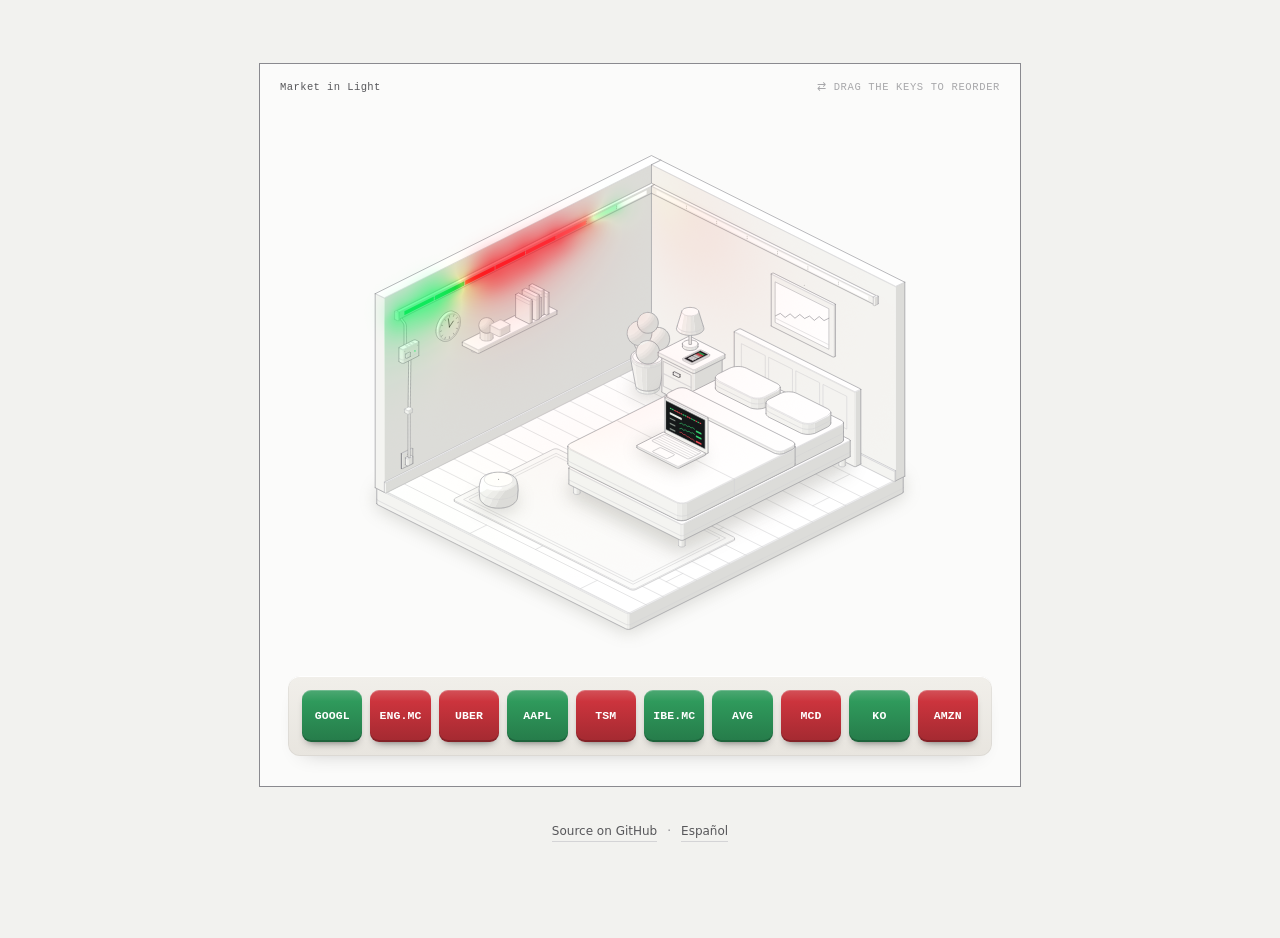
<file: docs/figure/market-in-light-light.html>
<!doctype html><html lang="en"><head><meta charset="utf-8"><meta name="viewport" content="width=device-width, initial-scale=1"><title>Market in Light</title><style>
.iso{
  --anatomy-page:#0b0b0b;--anatomy-card:#131313;--anatomy-text:#a3a3a3;--anatomy-strong:#e6e6e6;--anatomy-muted:#6e6e6e;
  --anatomy-paper:#131313;--anatomy-face:#1b1b1b;--anatomy-top:#1c1c1c;
  --anatomy-shade-0:#0f0f0f;--anatomy-shade-1:#121212;--anatomy-shade-2:#151515;--anatomy-shade-3:#181818;
  --anatomy-lit-top:#262626;--anatomy-lit-shade:#1d1d1d;
  --anatomy-hi:#d4d4d4;--anatomy-mid:#6a6a6a;--anatomy-lo:#3e3e3e;--anatomy-faint:#2a2a2a;--anatomy-lit:#ffffff;
  --anatomy-halo:#050505;--anatomy-halo-opacity:.9;--anatomy-dot:#e6e6e6;
  --anatomy-red:#ff6b6b;--anatomy-green:#6be0a0;--anatomy-blue:#6b9bff;
  --anatomy-weight:.6px;--anatomy-ease:cubic-bezier(.32,.72,0,1);
  --anatomy-mono:ui-monospace,"SF Mono",Menlo,Consolas,monospace;
  --anatomy-lift:inset 0 1px 0 0 #ffffff0a,inset 0 0 0 1px #ffffff06,0 0 0 1px #00000026,0 1px 1px -.5px #00000014,0 3px 3px -1.5px #00000014,0 6px 6px -3px #00000014,0 12px 12px -6px #00000014;
}
.iso[data-theme="light"]{
  --anatomy-page:#f2f2ef;--anatomy-card:#fbfbfa;--anatomy-text:#57575a;--anatomy-strong:#18181a;--anatomy-muted:#8c8c90;
  --anatomy-paper:#fbfbfa;--anatomy-face:#ffffff;--anatomy-top:#ffffff;
  --anatomy-shade-0:#dcdcd9;--anatomy-shade-1:#e5e5e2;--anatomy-shade-2:#ededea;--anatomy-shade-3:#f4f4f1;
  --anatomy-lit-top:#ffffff;--anatomy-lit-shade:#eeeeeb;
  --anatomy-hi:#26262a;--anatomy-mid:#8a8a8f;--anatomy-lo:#b4b4b8;--anatomy-faint:#d4d4d6;--anatomy-lit:#000000;
  --anatomy-halo:#8a8a80;--anatomy-halo-opacity:.32;--anatomy-dot:#3a3a3e;
  --anatomy-red:#e5484d;--anatomy-green:#30a46c;--anatomy-blue:#3e63dd;
  --anatomy-lift:inset 0 1px 0 0 #ffffff,0 0 0 1px #0000000f,0 1px 1px -.5px #0000000a,0 3px 3px -1.5px #0000000a,0 6px 6px -3px #0000000a,0 12px 12px -6px #0000000a;
}
.iso-svg{display:block;width:100%;height:auto;overflow:visible}
.iso-svg path,.iso-svg circle{vector-effect:non-scaling-stroke}
.iso-fill{fill:var(--anatomy-paper);stroke:none}
.iso-solid[data-lit]>.iso-fill{fill:var(--anatomy-face)}
.iso-shade,.iso-top{stroke:none}
.iso-shade[data-shade="0"]{fill:var(--anatomy-shade-0)}
.iso-shade[data-shade="1"]{fill:var(--anatomy-shade-1)}
.iso-shade[data-shade="2"]{fill:var(--anatomy-shade-2)}
.iso-shade[data-shade="3"]{fill:var(--anatomy-shade-3)}
.iso-top{fill:var(--anatomy-top)}
.iso-solid[data-lit]>.iso-top{fill:var(--anatomy-lit-top)}
.iso-solid[data-lit]>.iso-shade{fill:var(--anatomy-lit-shade)}
.iso-solid[data-seamless]>.iso-shade,.iso-solid[data-seamless]>.iso-top{stroke-width:.4;stroke-linejoin:round}
.iso-solid[data-seamless]>.iso-shade[data-shade="0"]{stroke:var(--anatomy-shade-0)}
.iso-solid[data-seamless]>.iso-shade[data-shade="1"]{stroke:var(--anatomy-shade-1)}
.iso-solid[data-seamless]>.iso-shade[data-shade="2"]{stroke:var(--anatomy-shade-2)}
.iso-solid[data-seamless]>.iso-shade[data-shade="3"]{stroke:var(--anatomy-shade-3)}
.iso-solid[data-seamless]>.iso-top{stroke:var(--anatomy-top)}
.iso-solid[data-seamless][data-lit]>.iso-top{stroke:var(--anatomy-lit-top)}
.iso-solid[data-seamless][data-lit]>.iso-shade{stroke:var(--anatomy-lit-shade)}
.iso-solid[data-lit]>.iso-edge{stroke:var(--anatomy-lit)}
.iso-halo{fill:var(--anatomy-halo);stroke:none;filter:blur(9px);opacity:var(--anatomy-halo-opacity);transform:translateY(3px)}
.iso-line{fill:none;stroke:var(--anatomy-lo);stroke-width:var(--anatomy-weight);stroke-linecap:round;stroke-linejoin:round}
.iso-line[data-tone="hi"]{stroke:var(--anatomy-hi)}
.iso-line[data-tone="mid"]{stroke:var(--anatomy-mid)}
.iso-line[data-tone="lo"]{stroke:var(--anatomy-lo)}
.iso-line[data-tone="faint"]{stroke:var(--anatomy-faint)}
.iso-line[data-tone="lit"]{stroke:var(--anatomy-lit)}
.iso-line[data-tone="red"]{stroke:var(--anatomy-red)}
.iso-line[data-tone="green"]{stroke:var(--anatomy-green)}
.iso-line[data-tone="blue"]{stroke:var(--anatomy-blue)}
.iso-line[data-dotted]{stroke-dasharray:.01 3.5;stroke-width:1}
.iso-line[data-dashed]{stroke-dasharray:3 3}
.iso-line[data-flow]{stroke-dasharray:2 6}
.iso-wire-end{fill:var(--anatomy-paper);stroke:var(--anatomy-lo);stroke-width:var(--anatomy-weight)}
.iso-wire[data-tone="hi"] .iso-wire-end{stroke:var(--anatomy-hi)}
.iso-wire[data-tone="mid"] .iso-wire-end{stroke:var(--anatomy-mid)}
.iso-wire[data-tone="faint"] .iso-wire-end{stroke:var(--anatomy-faint)}
.iso-wire[data-tone="lit"] .iso-wire-end{stroke:var(--anatomy-lit)}
.iso-dots circle{fill:var(--anatomy-dot);stroke:none;opacity:.32}
.iso-dots[data-tone="hi"] circle{opacity:.85}
.iso-dots[data-tone="mid"] circle{opacity:.45}
.iso-dots[data-tone="lo"] circle{opacity:.22}
.iso-dots[data-tone="faint"] circle{opacity:.12}
.iso-face-text{fill:var(--anatomy-mid);font-family:var(--anatomy-mono);letter-spacing:.04em}
.iso-face-text[data-tone="hi"]{fill:var(--anatomy-hi)}
.iso-face-text[data-tone="lo"]{fill:var(--anatomy-lo)}
.iso-face-text[data-tone="faint"]{fill:var(--anatomy-faint)}
.tb-body{fill:var(--anatomy-shade-2);stroke:none}
.tb-shine{fill:var(--anatomy-top);stroke:none}
.tb-shade{fill:var(--anatomy-shade-0);stroke:none}
.tb-ring{fill:none;stroke:var(--anatomy-lo);stroke-width:.45;stroke-linecap:butt;stroke-linejoin:round}
.tb-ring[data-tone="mid"]{stroke:var(--anatomy-mid)}
.tb-ring[data-tone="faint"]{stroke:var(--anatomy-faint)}
.tb-ring[data-tone="hi"]{stroke:var(--anatomy-hi)}
@keyframes iso-flow{to{stroke-dashoffset:-32}}
@keyframes iso-pulse{0%,100%{opacity:.18}12%{opacity:1}40%{opacity:.18}}
.iso-line[data-flow]{animation:iso-flow 1600ms linear infinite}
.iso-dots circle[data-pulse]{animation:iso-pulse 1600ms steps(1,end) infinite;animation-delay:var(--pulse-at,0ms)}
.iso-figure{margin:32px 0 36px}
.iso-plate{position:relative;padding:52px 24px;border-radius:0;background:var(--anatomy-card);box-shadow:0 0 0 1px var(--anatomy-mid);--anatomy-paper:var(--anatomy-card)}
.iso-plate-corners{position:absolute;inset:18px 20px;pointer-events:none}
.iso-plate-corner{position:absolute;color:var(--anatomy-muted);font-family:var(--anatomy-mono);font-size:10.5px;line-height:1;letter-spacing:.04em;white-space:nowrap}
.iso-plate-corner[data-corner="fig"]{top:0;left:0;color:var(--anatomy-text)}
.iso-plate-corner[data-corner="title"]{top:0;right:0;text-transform:uppercase;letter-spacing:.1em}
.iso-plate-corner[data-corner="hint"]{bottom:0;left:0;text-transform:uppercase;letter-spacing:.1em}
.iso-plate-corner[data-corner="readout"]{right:0;bottom:0;color:var(--anatomy-text);font-variant-numeric:tabular-nums}
.iso-plate .iso-svg{margin:0 auto}
.iso-legend{display:grid;gap:8px;margin-top:12px;color:var(--anatomy-muted);font-size:13px;line-height:1.55}
.iso-keys{display:flex;flex-wrap:wrap;gap:6px 18px}
.iso-key{display:inline-flex;align-items:center;gap:7px}
.iso-swatch{width:16px;height:10px;flex:none;overflow:visible}
.iso-swatch path{fill:none;stroke:var(--anatomy-hi);stroke-width:1;vector-effect:non-scaling-stroke;stroke-linejoin:round;stroke-linecap:round}
.iso-swatch[data-mark="raised"] path,.iso-swatch[data-mark="flat"] path{stroke:var(--anatomy-mid)}
.iso-swatch[data-mark="lit"] path{stroke:var(--anatomy-lit)}
.iso-swatch[data-mark="dim"] path{stroke:var(--anatomy-lo)}
.iso-swatch[data-mark="dotted"] path{stroke-dasharray:.01 3;stroke-width:1.4}
.iso-swatch[data-mark="dashed"] path{stroke-dasharray:3 2.5}
.iso-swatch[data-mark="red"] path{stroke:var(--anatomy-red)}
.iso-swatch[data-mark="green"] path{stroke:var(--anatomy-green)}
.iso-swatch[data-mark="blue"] path{stroke:var(--anatomy-blue)}
.iso-swatch-crease{stroke:var(--anatomy-lo)!important}
@media (max-width:560px){.iso-plate{padding:48px 12px 70px}.iso-plate-corner[data-corner="hint"]{bottom:18px}}
@media (prefers-reduced-motion:reduce){.iso-line[data-flow],.iso-dots circle[data-pulse]{animation:none}}

*{box-sizing:border-box}
html{color-scheme:dark}
body[data-theme="light"]{color-scheme:light}
body{margin:0;background:var(--anatomy-page);color:var(--anatomy-text);font:14px/1.6 ui-sans-serif,system-ui,-apple-system,"Segoe UI",sans-serif;-webkit-font-smoothing:antialiased}
.iso-page{width:min(760px,100% - 32px);margin:64px auto 96px}
</style></head><body class="iso" data-theme="light"><main class="iso-page"><style>.fig-stage{position:relative;touch-action:pan-y}
.fig-stage>svg,.fig-stage>canvas{display:block;width:100%;height:auto}
.fig-stage>.fig-layer{position:absolute;inset:0;height:100%!important;pointer-events:none}
.iso:not([data-theme="light"]) .fig-gl{mix-blend-mode:screen}
.fig-stage[data-gl] .fig-fallback{display:none}

/* La escena: muro de noche en oscuro, pintura cálida en claro. */
.fig-led{stroke:none;transition:none}
.fig-mini{stroke:none}
.fig-screen{fill:#05070a;stroke:var(--anatomy-lo);stroke-width:var(--anatomy-weight)}
.iso[data-theme="light"] .fig-screen{fill:#1b1d22}
.fig-mat{fill:var(--anatomy-face)}
.fig-mac-screen{fill:#0b0e0d;stroke:none}
.iso[data-theme="light"] .fig-mac-screen{fill:#14181a}
.fig-ui{stroke:none}
.fig-ui[data-tone="green"]{fill:#36d273}.fig-ui[data-tone="red"]{fill:#ee4b55}
.fig-ui[data-tone="text"]{fill:#e8ece9}.fig-ui[data-tone="muted"]{fill:#7d8781}
.fig-ui-line{fill:none;stroke-width:.6px;stroke-linecap:round;stroke-linejoin:round}
.fig-ui-line[data-tone="green"]{stroke:#36d273}.fig-ui-line[data-tone="red"]{stroke:#ee4b55}
.fig-wash{stroke:none;mix-blend-mode:screen}
.iso[data-theme="light"] .fig-wash{mix-blend-mode:multiply}
.fig-wash-stop[data-tone="green"]{stop-color:#2fd16a}
.fig-wash-stop[data-tone="red"]{stop-color:#f23540}
.iso:not([data-theme="light"]) .fig-wash-stop[data-tone="green"]{stop-color:#1f8f4a}
.iso:not([data-theme="light"]) .fig-wash-stop[data-tone="red"]{stop-color:#b8262e}
.fig-ctrl-led circle{fill:#57e389;opacity:1}

/* Teclas: una por empresa, todas iguales, en el color de su tramo. */
.fig-keys{--fig-green:#1f7a46;--fig-red:#9a262e;--fig-ink:#f1f7f2;
  margin:6px 4px 2px;padding:14px;border-radius:12px;
  background:linear-gradient(180deg,#181818,#121212);box-shadow:inset 0 1px 0 #ffffff0d,inset 0 0 0 1px #ffffff08,0 10px 24px -14px #000}
.iso[data-theme="light"] .fig-keys{--fig-green:#2f9a5c;--fig-red:#cc343d;--fig-ink:#ffffff;
  background:linear-gradient(180deg,#f1efea,#e8e5df);box-shadow:inset 0 1px 0 #fff,inset 0 0 0 1px #0000000d,0 10px 22px -16px #0000004d}
.fig-keyrow{position:relative;display:grid;grid-template-columns:repeat(10,minmax(0,1fr));gap:8px}
.fig-key{position:relative;height:52px;min-width:0;padding:0 2px;border:0;border-radius:9px;cursor:grab;touch-action:none;user-select:none;-webkit-user-select:none;
  color:var(--fig-ink);font:700 11.5px/1 var(--anatomy-mono);letter-spacing:.01em;white-space:nowrap;overflow:hidden;text-overflow:clip;
  background:linear-gradient(180deg,color-mix(in srgb,var(--bar) 86%,#fff) 0,var(--bar) 22%,color-mix(in srgb,var(--bar) 80%,#000) 100%);
  box-shadow:inset 0 1px 0 #ffffff38,inset 0 -2px 0 #00000033,0 5px 10px -6px #000b;
  transition:transform .32s var(--anatomy-ease),filter .25s,box-shadow .25s}
.fig-key[data-tone="green"]{--bar:var(--fig-green)}
.fig-key[data-tone="red"]{--bar:var(--fig-red)}
.fig-key:hover{filter:brightness(1.12)}
.fig-key:active{filter:brightness(.95)}
.fig-key:focus-visible{outline:2px solid var(--anatomy-hi);outline-offset:3px}
.fig-key.is-struck{animation:fig-strike .6s var(--anatomy-ease)}
.fig-key.is-dragging{z-index:2;cursor:grabbing;transition:filter .25s,box-shadow .25s;filter:brightness(1.15);box-shadow:inset 0 1px 0 #ffffff40,0 14px 22px -8px #000d}
@keyframes fig-strike{0%{filter:brightness(1.35)}100%{filter:none}}
@media (max-width:560px){
  .fig-keyrow{grid-template-columns:repeat(5,minmax(0,1fr));gap:7px}
  .fig-key{height:44px;font-size:11px}
}
@media (prefers-reduced-motion:reduce){.fig-key{transition:none}.fig-key.is-struck{animation:none}}
.fig-sr{position:absolute;width:1px;height:1px;overflow:hidden;clip-path:inset(50%);white-space:nowrap}
.iso-plate-corner[data-readout]{font-variant-numeric:tabular-nums}
.iso-plate-corner[data-corner="title"]{opacity:.75;letter-spacing:.06em}
.iso-plate{padding-bottom:28px}
.iso-plate-corner[data-readout]{display:none}
@media (max-width:560px){.iso-plate-corner[data-corner="title"]{max-width:58%;white-space:normal;text-align:right;line-height:1.4;font-size:10px}}
.fig-source{display:flex;justify-content:center;gap:10px;margin:18px 0 0;font-size:12px;color:var(--anatomy-muted)}
.fig-source a{color:var(--anatomy-text);text-decoration:none;border-bottom:1px solid var(--anatomy-faint)}
.fig-source a:hover{color:var(--anatomy-strong);border-color:var(--anatomy-mid)}
</style><figure class="iso-figure"><div class="iso-plate"><div class="iso-plate-corners" aria-hidden="true"><span class="iso-plate-corner" data-corner="fig">Market in Light</span><span class="iso-plate-corner" data-corner="title">⇄ Drag the keys to reorder</span><span class="iso-plate-corner" data-corner="readout" data-readout></span></div><div class="fig-stage" tabindex="-1"><svg xmlns="http://www.w3.org/2000/svg" class="iso-svg fig-back" viewBox="0 0 720 560" role="img" aria-label="An isometric bedroom corner at night. A Govee H617A LED strip runs along the top of both walls in an aluminium channel and is split into 15 segments, each lit green or red by one company of a stock portfolio. A controller on the left wall feeds the strip, a phone on the nightstand shows the same 15 colours, and below sits a bed, a plant, a shelf of books and a framed chart."><path class="iso-halo" d="M93.8 375.9L93.9 375.6L94.1 375.2L94.5 374.9L95 374.6L368.8 237.6L369.4 237.4L370.1 237.2L370.9 237.1L371.6 237L372.4 237.1L373.2 237.2L373.8 237.4L374.4 237.6L625 362.9L625.5 363.2L625.9 363.5L626.1 363.9L626.2 364.3L626.2 380.3L626.1 380.7L625.9 381L625.5 381.4L625 381.7L351.2 518.6L350.6 518.8L349.9 519L349.1 519.1L348.4 519.2L347.6 519.1L346.8 519L346.2 518.8L345.6 518.6L95 393.3L94.5 393L94.1 392.7L93.9 392.3L93.8 391.9Z"/><g class="iso-solid"><path class="iso-fill" d="M93.8 375.9L94.1 375.2L95 374.6L368.8 237.6L370.1 237.2L371.6 237L373.2 237.2L374.4 237.6L625 362.9L625.9 363.5L626.2 364.3L626.2 380.3L625.9 381L625 381.7L351.2 518.6L349.9 519L348.4 519.2L346.8 519L345.6 518.6L95 393.3L94.1 392.7L93.8 391.9Z"/><path class="iso-shade" data-shade="0" d="M626.2 380.3L625.9 381L625.9 365.1L626.2 364.3ZM625.9 381L625 381.7L625 365.7L625.9 365.1ZM625 381.7L351.2 518.6L351.2 502.6L625 365.7ZM351.2 518.6L349.9 519L349.9 503.1L351.2 502.6Z"/><path class="iso-shade" data-shade="1" d="M349.9 519L348.4 519.2L348.4 503.2L349.9 503.1Z"/><path class="iso-shade" data-shade="2" d="M348.4 519.2L346.8 519L346.8 503.1L348.4 503.2Z"/><path class="iso-shade" data-shade="3" d="M346.8 519L345.6 518.6L345.6 502.6L346.8 503.1ZM345.6 518.6L95 393.3L95 377.3L345.6 502.6ZM95 393.3L94.1 392.7L94.1 376.7L95 377.3ZM94.1 392.7L93.8 391.9L93.8 375.9L94.1 376.7Z"/><path class="iso-top" d="M625 362.9L625.9 363.5L626.2 364.3L625.9 365.1L625 365.7L351.2 502.6L349.9 503.1L348.4 503.2L346.8 503.1L345.6 502.6L95 377.3L94.1 376.7L93.8 375.9L94.1 375.2L95 374.6L368.8 237.6L370.1 237.2L371.6 237L373.2 237.2L374.4 237.6Z"/><path class="iso-line iso-crease" data-tone="faint" d="M626.2 364.3L625.9 365.1L625 365.7L351.2 502.6L349.9 503.1L348.4 503.2L346.8 503.1L345.6 502.6L95 377.3L94.1 376.7L93.8 375.9"/><path class="iso-line iso-bevel" data-tone="faint" d="M626.2 364.3L624.4 364.8L623.8 365.2L350.1 502L349.3 502.3L348.4 502.4L347.4 502.3L346.6 502L96.2 376.8L95.6 376.4L93.8 375.9"/><path class="iso-line" data-tone="faint" d="M626.2 375.7L625.9 376.5L625 377.1L351.2 514L349.9 514.5L348.4 514.6L346.8 514.5L345.6 514L95 388.8L94.1 388.1L93.8 387.4"/><path class="iso-line iso-edge" data-tone="mid" d="M93.8 375.9L94.1 375.2L95 374.6L368.8 237.6L370.1 237.2L371.6 237L373.2 237.2L374.4 237.6L625 362.9L625.9 363.5L626.2 364.3M626.2 380.3L625.9 381L625 381.7L351.2 518.6L349.9 519L348.4 519.2L346.8 519L345.6 518.6L95 393.3L94.1 392.7L93.8 391.9M626.2 364.3L626.2 380.3M93.8 375.9L93.8 391.9"/></g><path class="iso-line" data-tone="faint" d="M354.9 253.9L601.7 377.3M338.1 262.3L585 385.7M321.3 270.7L568.2 394.1M304.6 279.1L551.4 402.5M287.8 287.5L534.7 410.9M271 295.8L517.9 419.3M254.3 304.2L501.1 427.6M237.5 312.6L484.4 436M220.7 321L467.6 444.4M204 329.4L450.8 452.8M187.2 337.8L434.1 461.2M170.4 346.1L417.3 469.6M153.7 354.5L400.5 477.9M136.9 362.9L383.8 486.3M120.1 371.3L367 494.7M103.4 379.7L350.2 503.1M414.5 267L397.7 275.3M526.3 322.9L509.5 331.2M460.1 306.6L443.4 314.9M571.9 362.4L555.1 370.8M394 290.3L377.2 298.6M505.8 346.1L489 354.5M439.6 329.8L422.9 338.2M551.4 385.7L534.7 394.1M373.5 313.5L356.7 321.9M485.3 369.4L468.5 377.8M419.1 353.1L402.4 361.5M353 336.8L336.2 345.2M464.8 392.7L448 401.1M398.7 376.4L381.9 384.8M332.5 360.1L315.8 368.5M444.3 416L427.5 424.4M266.4 343.8L249.6 352.2M378.2 399.7L361.4 408.1M312 383.4L295.3 391.8M423.8 439.3L407 447.7M245.9 367.1L229.1 375.5M357.7 423L340.9 431.4M291.5 406.7L274.8 415.1M403.3 462.6L386.5 471M225.4 390.4L208.6 398.8M337.2 446.3L320.4 454.7M271 430L254.3 438.4M204.9 413.7L188.1 422.1M316.7 469.6L299.9 477.9M250.5 453.3L248.7 454.2"/><g class="iso-solid"><path class="iso-fill" d="M92.2 179.7L371.6 40L381 44.7L381 240.9L101.5 380.6L92.2 375.9Z"/><path class="iso-shade" data-shade="0" d="M381 240.9L101.5 380.6L101.5 184.4L381 44.7Z"/><path class="iso-shade" data-shade="3" d="M101.5 380.6L92.2 375.9L92.2 179.7L101.5 184.4Z"/><path class="iso-top" d="M381 44.7L101.5 184.4L92.2 179.7L371.6 40Z"/><path class="iso-line iso-crease" data-tone="faint" d="M381 44.7L101.5 184.4L92.2 179.7"/><path class="iso-line iso-bevel" data-tone="faint" d="M381 44.7L101.5 183.9L92.2 179.7"/><path class="iso-line iso-edge" data-tone="mid" d="M92.2 179.7L371.6 40L381 44.7M381 240.9L101.5 380.6L92.2 375.9M381 44.7L381 240.9M92.2 179.7L92.2 375.9"/></g><g class="iso-solid"><path class="iso-fill" d="M371.6 49.3L381 44.7L627.8 168.1L627.8 364.3L618.5 369L371.6 245.5Z"/><path class="iso-shade" data-shade="0" d="M627.8 364.3L618.5 369L618.5 172.7L627.8 168.1Z"/><path class="iso-shade" data-shade="3" d="M618.5 369L371.6 245.5L371.6 49.3L618.5 172.7Z"/><path class="iso-top" d="M627.8 168.1L618.5 172.7L371.6 49.3L381 44.7Z"/><path class="iso-line iso-crease" data-tone="faint" d="M627.8 168.1L618.5 172.7L371.6 49.3"/><path class="iso-line iso-bevel" data-tone="faint" d="M627.8 168.1L618.5 172.2L371.6 49.3"/><path class="iso-line iso-edge" data-tone="mid" d="M371.6 49.3L381 44.7L627.8 168.1M627.8 364.3L618.5 369L371.6 245.5M627.8 168.1L627.8 364.3M371.6 49.3L371.6 245.5"/></g><g class="iso-solid"><path class="iso-fill" d="M101.5 370.3L371.6 235.3L373.1 236L373.1 246.3L103 381.4L101.5 380.6Z"/><path class="iso-shade" data-shade="0" d="M373.1 246.3L103 381.4L103 371.1L373.1 236Z"/><path class="iso-shade" data-shade="3" d="M103 381.4L101.5 380.6L101.5 370.3L103 371.1Z"/><path class="iso-top" d="M373.1 236L103 371.1L101.5 370.3L371.6 235.3Z"/><path class="iso-line iso-crease" data-tone="faint" d="M373.1 236L103 371.1L101.5 370.3"/><path class="iso-line iso-bevel" data-tone="faint" d="M373.1 236L103 370.9L101.5 370.3"/><path class="iso-line iso-edge" data-tone="lo" d="M101.5 370.3L371.6 235.3L373.1 236M373.1 246.3L103 381.4L101.5 380.6M373.1 236L373.1 246.3M101.5 370.3L101.5 380.6"/></g><g class="iso-solid"><path class="iso-fill" d="M371.6 236.8L373.1 236L618.5 358.7L618.5 369L617 369.7L371.6 247Z"/><path class="iso-shade" data-shade="0" d="M618.5 369L617 369.7L617 359.4L618.5 358.7Z"/><path class="iso-shade" data-shade="3" d="M617 369.7L371.6 247L371.6 236.8L617 359.4Z"/><path class="iso-top" d="M618.5 358.7L617 359.4L371.6 236.8L373.1 236Z"/><path class="iso-line iso-crease" data-tone="faint" d="M618.5 358.7L617 359.4L371.6 236.8"/><path class="iso-line iso-bevel" data-tone="faint" d="M618.5 358.7L617 359.2L371.6 236.8"/><path class="iso-line iso-edge" data-tone="lo" d="M371.6 236.8L373.1 236L618.5 358.7M618.5 369L617 369.7L371.6 247M618.5 358.7L618.5 369M371.6 236.8L371.6 247"/></g><g class="iso-solid"><path class="iso-fill" d="M492.7 159.8L492.9 159.5L494 159L494.6 158.9L495.2 159L557.4 190.1L557.6 190.4L557.6 242.9L557.4 243.1L556.3 243.7L555.7 243.8L555.1 243.7L492.9 212.6L492.7 212.3Z"/><path class="iso-shade" data-shade="0" d="M557.6 242.9L557.4 243.1L557.4 190.7L557.6 190.4ZM557.4 243.1L556.3 243.7L556.3 191.2L557.4 190.7Z"/><path class="iso-shade" data-shade="1" d="M556.3 243.7L555.7 243.8L555.7 191.3L556.3 191.2Z"/><path class="iso-shade" data-shade="2" d="M555.7 243.8L555.1 243.7L555.1 191.2L555.7 191.3Z"/><path class="iso-shade" data-shade="3" d="M555.1 243.7L492.9 212.6L492.9 160.1L555.1 191.2ZM492.9 212.6L492.7 212.3L492.7 159.8L492.9 160.1Z"/><path class="iso-top" d="M557.4 190.1L557.6 190.4L557.4 190.7L556.3 191.2L555.7 191.3L555.1 191.2L492.9 160.1L492.7 159.8L492.9 159.5L494 159L494.6 158.9L495.2 159Z"/><path class="iso-line iso-crease" data-tone="faint" d="M557.6 190.4L557.4 190.7L556.3 191.2L555.7 191.3L555.1 191.2L492.9 160.1L492.7 159.8"/><path class="iso-line iso-bevel" data-tone="faint" d="M557.6 190.4L556.9 190.5L556 191L555.7 191.1L555.4 191L493.4 160L492.7 159.8"/><path class="iso-line iso-edge" data-tone="mid" d="M492.7 159.8L492.9 159.5L494 159L494.6 158.9L495.2 159L557.4 190.1L557.6 190.4M557.6 242.9L557.4 243.1L556.3 243.7L555.7 243.8L555.1 243.7L492.9 212.6L492.7 212.3M557.6 190.4L557.6 242.9M492.7 159.8L492.7 212.3"/></g><path class="iso-fill fig-mat" d="M497 208.9L551 235.9L551 194.9L497 167.9Z"/><path class="iso-line" data-tone="lo" d="M497 208.9L551 235.9L551 194.9L497 167.9Z"/><path class="iso-line" data-tone="mid" d="M497 202.1L501.9 199.6L506.8 203.7L511.8 200.1L516.7 204.5L521.6 200.7L526.5 204.8L531.4 202.3L536.3 206.7L541.2 202.8L546.1 206.9L551 204.5"/><path class="iso-line" data-tone="faint" d="M497 204.4L551 231.4"/><g class="iso-dots" data-tone="mid"><circle cx="526.1" cy="171.2" r="0.5"/></g><g class="iso-solid"><path class="iso-fill" d="M247.8 198L249.6 197L251.1 197.8L251.1 209.2L249.2 210.1L247.8 209.4Z"/><path class="iso-shade" data-shade="0" d="M251.1 209.2L249.2 210.1L249.2 198.7L251.1 197.8Z"/><path class="iso-shade" data-shade="3" d="M249.2 210.1L247.8 209.4L247.8 198L249.2 198.7Z"/><path class="iso-top" d="M249.6 197L251.1 197.8L249.2 198.7L247.8 198Z"/><path class="iso-line iso-crease" data-tone="faint" d="M251.1 197.8L249.2 198.7L247.8 198"/><path class="iso-line iso-edge" data-tone="lo" d="M247.8 198L249.6 197L251.1 197.8M251.1 209.2L249.2 210.1L247.8 209.4M251.1 197.8L251.1 209.2M247.8 198L247.8 209.4"/></g><g class="iso-solid"><path class="iso-fill" d="M247.8 198L249.6 197L260.8 202.6L260.8 207.2L258.9 208.1L247.8 202.5Z"/><path class="iso-shade" data-shade="0" d="M260.8 207.2L258.9 208.1L258.9 203.6L260.8 202.6Z"/><path class="iso-shade" data-shade="3" d="M258.9 208.1L247.8 202.5L247.8 198L258.9 203.6Z"/><path class="iso-top" d="M260.8 202.6L258.9 203.6L247.8 198L249.6 197Z"/><path class="iso-line iso-crease" data-tone="faint" d="M260.8 202.6L258.9 203.6L247.8 198"/><path class="iso-line iso-edge" data-tone="lo" d="M247.8 198L249.6 197L260.8 202.6M260.8 207.2L258.9 208.1L247.8 202.5M260.8 202.6L260.8 207.2M247.8 198L247.8 202.5"/></g><g class="iso-solid"><path class="iso-fill" d="M190 226.8L191.9 225.9L193.4 226.7L193.4 238.1L191.5 239L190 238.2Z"/><path class="iso-shade" data-shade="0" d="M193.4 238.1L191.5 239L191.5 227.6L193.4 226.7Z"/><path class="iso-shade" data-shade="3" d="M191.5 239L190 238.2L190 226.8L191.5 227.6Z"/><path class="iso-top" d="M191.9 225.9L193.4 226.7L191.5 227.6L190 226.8Z"/><path class="iso-line iso-crease" data-tone="faint" d="M193.4 226.7L191.5 227.6L190 226.8"/><path class="iso-line iso-edge" data-tone="lo" d="M190 226.8L191.9 225.9L193.4 226.7M193.4 238.1L191.5 239L190 238.2M193.4 226.7L193.4 238.1M190 226.8L190 238.2"/></g><g class="iso-solid"><path class="iso-fill" d="M190 226.8L191.9 225.9L203 231.5L203 236.1L201.2 237L190 231.4Z"/><path class="iso-shade" data-shade="0" d="M203 236.1L201.2 237L201.2 232.4L203 231.5Z"/><path class="iso-shade" data-shade="3" d="M201.2 237L190 231.4L190 226.8L201.2 232.4Z"/><path class="iso-top" d="M203 231.5L201.2 232.4L190 226.8L191.9 225.9Z"/><path class="iso-line iso-crease" data-tone="faint" d="M203 231.5L201.2 232.4L190 226.8"/><path class="iso-line iso-edge" data-tone="lo" d="M190 226.8L191.9 225.9L203 231.5M203 236.1L201.2 237L190 231.4M203 231.5L203 236.1M190 226.8L190 231.4"/></g><g class="iso-solid"><path class="iso-fill" d="M180.3 228.7L180.3 228.4L180.7 228.1L258.9 189L259.5 188.8L260.2 188.8L260.8 189L275.7 196.4L276 196.7L276 200.5L275.7 200.8L197.5 239.9L196.9 240.1L196.2 240.1L195.6 239.9L180.7 232.4L180.3 232.1Z"/><path class="iso-shade" data-shade="0" d="M276 200.5L275.7 200.8L275.7 197.3L276 197ZM275.7 200.8L197.5 239.9L197.5 236.5L275.7 197.3Z"/><path class="iso-shade" data-shade="1" d="M197.5 239.9L196.9 240.1L196.9 236.6L197.5 236.5ZM196.9 240.1L196.2 240.1L196.2 236.6L196.9 236.6Z"/><path class="iso-shade" data-shade="3" d="M196.2 240.1L195.6 239.9L195.6 236.5L196.2 236.6ZM195.6 239.9L180.7 232.4L180.7 229L195.6 236.5ZM180.7 232.4L180.3 232.1L180.3 228.7L180.7 229Z"/><path class="iso-top" d="M275.7 196.4L276 196.7L276 197L275.7 197.3L197.5 236.5L196.9 236.6L196.2 236.6L195.6 236.5L180.7 229L180.3 228.7L180.3 228.4L180.7 228.1L258.9 189L259.5 188.8L260.2 188.8L260.8 189Z"/><path class="iso-line iso-crease" data-tone="faint" d="M276 197L275.7 197.3L197.5 236.5L196.9 236.6L196.2 236.6L195.6 236.5L180.7 229L180.3 228.7"/><path class="iso-line iso-bevel" data-tone="faint" d="M276 197L275.2 197.1L197.1 236.2L196.7 236.3L196.4 236.3L196 236.2L181.2 228.8L180.3 228.7"/><path class="iso-line iso-edge" data-tone="mid" d="M180.3 228.7L180.3 228.4L180.7 228.1L258.9 189L259.5 188.8L260.2 188.8L260.8 189L275.7 196.4L276 196.7L276 197M276 200.5L275.7 200.8L197.5 239.9L196.9 240.1L196.2 240.1L195.6 239.9L180.7 232.4L180.3 232.1M276 197L276 200.5M180.3 228.7L180.3 232.1"/></g><g class="iso-solid"><path class="iso-fill" d="M251.7 172.9L251.9 172.7L253.9 171.7L254.3 171.6L254.6 171.7L267.9 178.3L268 178.5L268 200.1L267.9 200.3L265.8 201.3L265.5 201.4L265.1 201.3L251.9 194.7L251.7 194.5Z"/><path class="iso-shade" data-shade="0" d="M268 200.1L267.9 200.3L267.9 178.6L268 178.5ZM267.9 200.3L265.8 201.3L265.8 179.7L267.9 178.6Z"/><path class="iso-shade" data-shade="1" d="M265.8 201.3L265.5 201.4L265.5 179.7L265.8 179.7Z"/><path class="iso-shade" data-shade="2" d="M265.5 201.4L265.1 201.3L265.1 179.7L265.5 179.7Z"/><path class="iso-shade" data-shade="3" d="M265.1 201.3L251.9 194.7L251.9 173.1L265.1 179.7ZM251.9 194.7L251.7 194.5L251.7 172.9L251.9 173.1Z"/><path class="iso-top" d="M267.9 178.3L268 178.5L267.9 178.6L265.8 179.7L265.5 179.7L265.1 179.7L251.9 173.1L251.7 172.9L251.9 172.7L253.9 171.7L254.3 171.6L254.6 171.7Z"/><path class="iso-line iso-crease" data-tone="faint" d="M268 178.5L267.9 178.6L265.8 179.7L265.5 179.7L265.1 179.7L251.9 173.1L251.7 172.9"/><path class="iso-line iso-bevel" data-tone="faint" d="M268 178.5L267.5 178.5L265.6 179.5L265.5 179.5L265.3 179.5L252.2 172.9L251.7 172.9"/><path class="iso-line" data-tone="faint" d="M268 181.9L267.9 182.1L265.8 183.1L265.5 183.2L265.1 183.1L251.9 176.5L251.7 176.3"/><path class="iso-line iso-edge" data-tone="mid" d="M251.7 172.9L251.9 172.7L253.9 171.7L254.3 171.6L254.6 171.7L267.9 178.3L268 178.5M268 200.1L267.9 200.3L265.8 201.3L265.5 201.4L265.1 201.3L251.9 194.7L251.7 194.5M268 178.5L268 200.1M251.7 172.9L251.7 194.5"/></g><g class="iso-solid"><path class="iso-fill" d="M248 171.3L248.1 171.1L250.7 169.8L251.1 169.7L251.5 169.8L262.8 175.5L263 175.7L263 200.8L262.8 201L260.2 202.3L259.9 202.3L259.5 202.3L248.1 196.6L248 196.4Z"/><path class="iso-shade" data-shade="0" d="M263 200.8L262.8 201L262.8 175.9L263 175.7ZM262.8 201L260.2 202.3L260.2 177.2L262.8 175.9Z"/><path class="iso-shade" data-shade="1" d="M260.2 202.3L259.9 202.3L259.9 177.3L260.2 177.2Z"/><path class="iso-shade" data-shade="2" d="M259.9 202.3L259.5 202.3L259.5 177.2L259.9 177.3Z"/><path class="iso-shade" data-shade="3" d="M259.5 202.3L248.1 196.6L248.1 171.5L259.5 177.2ZM248.1 196.6L248 196.4L248 171.3L248.1 171.5Z"/><path class="iso-top" d="M262.8 175.5L263 175.7L262.8 175.9L260.2 177.2L259.9 177.3L259.5 177.2L248.1 171.5L248 171.3L248.1 171.1L250.7 169.8L251.1 169.7L251.5 169.8Z"/><path class="iso-line iso-crease" data-tone="faint" d="M263 175.7L262.8 175.9L260.2 177.2L259.9 177.3L259.5 177.2L248.1 171.5L248 171.3"/><path class="iso-line iso-bevel" data-tone="faint" d="M263 175.7L262.5 175.8L260 177L259.9 177.1L259.7 177L248.5 171.4L248 171.3"/><path class="iso-line" data-tone="faint" d="M263 179.1L262.8 179.3L260.2 180.6L259.9 180.7L259.5 180.6L248.1 174.9L248 174.7"/><path class="iso-line iso-edge" data-tone="mid" d="M248 171.3L248.1 171.1L250.7 169.8L251.1 169.7L251.5 169.8L262.8 175.5L263 175.7M263 200.8L262.8 201L260.2 202.3L259.9 202.3L259.5 202.3L248.1 196.6L248 196.4M263 175.7L263 200.8M248 171.3L248 196.4"/></g><g class="iso-solid"><path class="iso-fill" d="M245 178.5L245.1 178.3L247 177.4L247.4 177.3L247.8 177.4L260.1 183.5L260.2 183.7L260.2 203.1L260.1 203.3L258.2 204.2L257.8 204.3L257.4 204.2L245.1 198.1L245 197.9Z"/><path class="iso-shade" data-shade="0" d="M260.2 203.1L260.1 203.3L260.1 183.9L260.2 183.7ZM260.1 203.3L258.2 204.2L258.2 184.8L260.1 183.9Z"/><path class="iso-shade" data-shade="1" d="M258.2 204.2L257.8 204.3L257.8 184.9L258.2 184.8Z"/><path class="iso-shade" data-shade="2" d="M257.8 204.3L257.4 204.2L257.4 184.8L257.8 184.9Z"/><path class="iso-shade" data-shade="3" d="M257.4 204.2L245.1 198.1L245.1 178.7L257.4 184.8ZM245.1 198.1L245 197.9L245 178.5L245.1 178.7Z"/><path class="iso-top" d="M260.1 183.5L260.2 183.7L260.1 183.9L258.2 184.8L257.8 184.9L257.4 184.8L245.1 178.7L245 178.5L245.1 178.3L247 177.4L247.4 177.3L247.8 177.4Z"/><path class="iso-line iso-crease" data-tone="faint" d="M260.2 183.7L260.1 183.9L258.2 184.8L257.8 184.9L257.4 184.8L245.1 178.7L245 178.5"/><path class="iso-line iso-bevel" data-tone="faint" d="M260.2 183.7L259.7 183.8L258 184.7L257.8 184.7L257.7 184.7L245.5 178.6L245 178.5"/><path class="iso-line" data-tone="faint" d="M260.2 187.1L260.1 187.3L258.2 188.3L257.8 188.3L257.4 188.3L245.1 182.1L245 181.9"/><path class="iso-line iso-edge" data-tone="mid" d="M245 178.5L245.1 178.3L247 177.4L247.4 177.3L247.8 177.4L260.1 183.5L260.2 183.7M260.2 203.1L260.1 203.3L258.2 204.2L257.8 204.3L257.4 204.2L245.1 198.1L245 197.9M260.2 183.7L260.2 203.1M245 178.5L245 197.9"/></g><g class="iso-solid"><path class="iso-fill" d="M240.9 176L241 175.8L244 174.3L244.4 174.2L244.8 174.3L258 180.9L258.2 181.1L258.2 205.1L258 205.3L255 206.7L254.6 206.8L254.3 206.7L241 200.1L240.9 199.9Z"/><path class="iso-shade" data-shade="0" d="M258.2 205.1L258 205.3L258 181.3L258.2 181.1ZM258 205.3L255 206.7L255 182.8L258 181.3Z"/><path class="iso-shade" data-shade="1" d="M255 206.7L254.6 206.8L254.6 182.9L255 182.8Z"/><path class="iso-shade" data-shade="2" d="M254.6 206.8L254.3 206.7L254.3 182.8L254.6 182.9Z"/><path class="iso-shade" data-shade="3" d="M254.3 206.7L241 200.1L241 176.2L254.3 182.8ZM241 200.1L240.9 199.9L240.9 176L241 176.2Z"/><path class="iso-top" d="M258 180.9L258.2 181.1L258 181.3L255 182.8L254.6 182.9L254.3 182.8L241 176.2L240.9 176L241 175.8L244 174.3L244.4 174.2L244.8 174.3Z"/><path class="iso-line iso-crease" data-tone="faint" d="M258.2 181.1L258 181.3L255 182.8L254.6 182.9L254.3 182.8L241 176.2L240.9 176"/><path class="iso-line iso-bevel" data-tone="faint" d="M258.2 181.1L257.7 181.2L254.8 182.6L254.6 182.7L254.5 182.6L241.4 176.1L240.9 176"/><path class="iso-line" data-tone="faint" d="M258.2 184.5L258 184.7L255 186.2L254.6 186.3L254.3 186.2L241 179.6L240.9 179.4"/><path class="iso-line iso-edge" data-tone="mid" d="M240.9 176L241 175.8L244 174.3L244.4 174.2L244.8 174.3L258 180.9L258.2 181.1M258.2 205.1L258 205.3L255 206.7L254.6 206.8L254.3 206.7L241 200.1L240.9 199.9M258.2 181.1L258.2 205.1M240.9 176L240.9 199.9"/></g><g class="iso-solid"><path class="iso-fill" d="M237.7 183.3L237.9 183.1L239.9 182.1L240.3 182L240.7 182.1L251.1 187.3L251.3 187.5L251.3 205.7L251.1 205.9L249.1 206.9L248.7 207L248.3 206.9L237.9 201.7L237.7 201.5Z"/><path class="iso-shade" data-shade="0" d="M251.3 205.7L251.1 205.9L251.1 187.7L251.3 187.5ZM251.1 205.9L249.1 206.9L249.1 188.7L251.1 187.7Z"/><path class="iso-shade" data-shade="1" d="M249.1 206.9L248.7 207L248.7 188.8L249.1 188.7Z"/><path class="iso-shade" data-shade="2" d="M248.7 207L248.3 206.9L248.3 188.7L248.7 188.8Z"/><path class="iso-shade" data-shade="3" d="M248.3 206.9L237.9 201.7L237.9 183.5L248.3 188.7ZM237.9 201.7L237.7 201.5L237.7 183.3L237.9 183.5Z"/><path class="iso-top" d="M251.1 187.3L251.3 187.5L251.1 187.7L249.1 188.7L248.7 188.8L248.3 188.7L237.9 183.5L237.7 183.3L237.9 183.1L239.9 182.1L240.3 182L240.7 182.1Z"/><path class="iso-line iso-crease" data-tone="faint" d="M251.3 187.5L251.1 187.7L249.1 188.7L248.7 188.8L248.3 188.7L237.9 183.5L237.7 183.3"/><path class="iso-line iso-bevel" data-tone="faint" d="M251.3 187.5L250.8 187.5L248.8 188.5L248.7 188.6L248.5 188.5L238.2 183.3L237.7 183.3"/><path class="iso-line" data-tone="faint" d="M251.3 190.9L251.1 191.1L249.1 192.1L248.7 192.2L248.3 192.1L237.9 186.9L237.7 186.7"/><path class="iso-line iso-edge" data-tone="mid" d="M237.7 183.3L237.9 183.1L239.9 182.1L240.3 182L240.7 182.1L251.1 187.3L251.3 187.5M251.3 205.7L251.1 205.9L249.1 206.9L248.7 207L248.3 206.9L237.9 201.7L237.7 201.5M251.3 187.5L251.3 205.7M237.7 183.3L237.7 201.5"/></g><g class="iso-solid"><path class="iso-fill" d="M234.2 180.5L234.3 180.3L236.8 179.1L237.1 179L237.5 179.1L250.7 185.7L250.9 185.9L250.9 208.7L250.7 208.9L248.3 210.1L247.9 210.2L247.6 210.1L234.3 203.5L234.2 203.3Z"/><path class="iso-shade" data-shade="0" d="M250.9 208.7L250.7 208.9L250.7 186.1L250.9 185.9ZM250.7 208.9L248.3 210.1L248.3 187.3L250.7 186.1Z"/><path class="iso-shade" data-shade="1" d="M248.3 210.1L247.9 210.2L247.9 187.4L248.3 187.3Z"/><path class="iso-shade" data-shade="2" d="M247.9 210.2L247.6 210.1L247.6 187.3L247.9 187.4Z"/><path class="iso-shade" data-shade="3" d="M247.6 210.1L234.3 203.5L234.3 180.7L247.6 187.3ZM234.3 203.5L234.2 203.3L234.2 180.5L234.3 180.7Z"/><path class="iso-top" d="M250.7 185.7L250.9 185.9L250.7 186.1L248.3 187.3L247.9 187.4L247.6 187.3L234.3 180.7L234.2 180.5L234.3 180.3L236.8 179.1L237.1 179L237.5 179.1Z"/><path class="iso-line iso-crease" data-tone="faint" d="M250.9 185.9L250.7 186.1L248.3 187.3L247.9 187.4L247.6 187.3L234.3 180.7L234.2 180.5"/><path class="iso-line iso-bevel" data-tone="faint" d="M250.9 185.9L250.4 186L248.1 187.1L247.9 187.2L247.8 187.1L234.7 180.6L234.2 180.5"/><path class="iso-line" data-tone="faint" d="M250.9 189.3L250.7 189.5L248.3 190.7L247.9 190.8L247.6 190.7L234.3 184.1L234.2 183.9"/><path class="iso-line iso-edge" data-tone="mid" d="M234.2 180.5L234.3 180.3L236.8 179.1L237.1 179L237.5 179.1L250.7 185.7L250.9 185.9M250.9 208.7L250.7 208.9L248.3 210.1L247.9 210.2L247.6 210.1L234.3 203.5L234.2 203.3M250.9 185.9L250.9 208.7M234.2 180.5L234.2 203.3"/></g><g class="iso-solid"><path class="iso-fill" d="M198.3 215.2L198.5 214.4L199.2 213.6L200.2 212.9L201.6 212.4L203.2 212L204.9 211.9L206.6 212L208.2 212.4L209.6 212.9L210.6 213.6L211.3 214.4L211.5 215.2L211.5 224.3L211.3 225.2L210.6 226L209.6 226.7L208.2 227.2L206.6 227.5L204.9 227.6L203.2 227.5L201.6 227.2L200.2 226.7L199.2 226L198.5 225.2L198.3 224.3Z"/><path class="iso-shade" data-shade="0" d="M209.6 226.7L208.2 227.2L208.2 218.1L209.6 217.6ZM211.5 224.3L211.3 225.2L211.3 216.1L211.5 215.2ZM211.3 225.2L210.6 226L210.6 216.9L211.3 216.1ZM210.6 226L209.6 226.7L209.6 217.6L210.6 216.9Z"/><path class="iso-shade" data-shade="1" d="M208.2 227.2L206.6 227.5L206.6 218.4L208.2 218.1ZM206.6 227.5L204.9 227.6L204.9 218.5L206.6 218.4Z"/><path class="iso-shade" data-shade="2" d="M204.9 227.6L203.2 227.5L203.2 218.4L204.9 218.5ZM203.2 227.5L201.6 227.2L201.6 218.1L203.2 218.4Z"/><path class="iso-shade" data-shade="3" d="M201.6 227.2L200.2 226.7L200.2 217.6L201.6 218.1ZM200.2 226.7L199.2 226L199.2 216.9L200.2 217.6ZM199.2 226L198.5 225.2L198.5 216.1L199.2 216.9ZM198.5 225.2L198.3 224.3L198.3 215.2L198.5 216.1Z"/><path class="iso-top" d="M209.6 217.6L208.2 218.1L206.6 218.4L204.9 218.5L203.2 218.4L201.6 218.1L200.2 217.6L199.2 216.9L198.5 216.1L198.3 215.2L198.5 214.4L199.2 213.6L200.2 212.9L201.6 212.4L203.2 212L204.9 211.9L206.6 212L208.2 212.4L209.6 212.9L210.6 213.6L211.3 214.4L211.5 215.2L211.3 216.1L210.6 216.9Z"/><path class="iso-line iso-crease" data-tone="faint" d="M211.5 215.2L211.3 216.1L210.6 216.9L209.6 217.6L208.2 218.1L206.6 218.4L204.9 218.5L203.2 218.4L201.6 218.1L200.2 217.6L199.2 216.9L198.5 216.1L198.3 215.2"/><path class="iso-line iso-bevel" data-tone="faint" d="M211.5 215.2L210.8 216L210.2 216.7L209.2 217.4L207.9 217.8L206.5 218.1L204.9 218.3L203.3 218.1L201.9 217.8L200.6 217.4L199.7 216.7L199.1 216L198.3 215.2"/><path class="iso-line iso-edge" data-tone="lo" d="M198.3 215.2L198.5 214.4L199.2 213.6L200.2 212.9L201.6 212.4L203.2 212L204.9 211.9L206.6 212L208.2 212.4L209.6 212.9L210.6 213.6L211.3 214.4L211.5 215.2M211.5 224.3L211.3 225.2L210.6 226L209.6 226.7L208.2 227.2L206.6 227.5L204.9 227.6L203.2 227.5L201.6 227.2L200.2 226.7L199.2 226L198.5 225.2L198.3 224.3M198.3 215.2L198.3 224.3M211.5 215.2L211.5 224.3"/></g><g class="iso-solid" data-seamless=""><path class="iso-fill" d="M197 211.8L197.1 210.8L197.3 209.8L197.6 208.8L198.1 207.8L198.6 207L199.3 206.2L200.1 205.5L201 205L201.9 204.5L202.9 204.2L203.9 204L204.9 203.9L205.9 204L207 204.2L207.9 204.5L208.9 205L209.7 205.5L210.5 206.2L211.2 207L211.8 207.8L212.2 208.8L212.5 209.8L212.7 210.8L212.8 211.8L212.7 212.8L212.5 213.8L212.2 214.8L211.8 215.8L211.2 216.6L210.5 217.4L209.7 218.1L208.9 218.6L207.9 219.1L207 219.4L205.9 219.6L204.9 219.7L203.9 219.6L202.9 219.4L201.9 219.1L201 218.6L200.1 218.1L199.3 217.4L198.6 216.6L198.1 215.8L197.6 214.8L197.3 213.8L197.1 212.8Z"/><path class="iso-shade" data-shade="0" d="M197 211.8L197.1 210.8L197.3 209.8L197.6 208.8L198.1 207.8L198.6 207L199.3 206.2L200.1 205.5L201 205L201.9 204.5L202.9 204.2L203.9 204L204.9 203.9L205.9 204L207 204.2L207.9 204.5L208.9 205L209.7 205.5L210.5 206.2L211.2 207L211.8 207.8L212.2 208.8L212.5 209.8L212.7 210.8L212.8 211.8L212.7 212.8L212.5 213.8L212.2 214.8L211.8 215.8L211.2 216.6L210.5 217.4L209.7 218.1L208.9 218.6L207.9 219.1L207 219.4L205.9 219.6L204.9 219.7L203.9 219.6L202.9 219.4L201.9 219.1L201 218.6L200.1 218.1L199.3 217.4L198.6 216.6L198.1 215.8L197.6 214.8L197.3 213.8L197.1 212.8Z"/><path class="iso-shade" data-shade="1" d="M197 211.8L197.1 210.8L197.3 209.8L197.6 208.8L198.1 207.8L198.6 207L199.3 206.2L200.1 205.5L201 205L201.9 204.5L202.9 204.2L203.9 204L204.9 203.9L205.9 204L207 204.2L207.9 204.5L208.9 205L209.4 205.3L209.6 205.6L209.8 206L209.8 206.5L209.8 207L209.6 207.6L209.4 208.3L209 209L208.6 209.7L208.1 210.4L207.5 211.2L206.9 212L206.2 212.7L205.4 213.4L204.7 214L203.9 214.6L203.1 215.1L202.4 215.6L201.6 216L200.9 216.2L200.3 216.4L199.7 216.5L199.2 216.5L198.7 216.4L198.4 216.2L198.1 215.8L197.6 214.8L197.3 213.8L197.1 212.8Z"/><path class="iso-shade" data-shade="2" d="M197 211.8L197.1 210.8L197.3 209.8L197.6 208.8L198.1 207.8L198.6 207L199.3 206.2L200.1 205.5L201 205L201.9 204.5L202.9 204.2L203.9 204L204.9 203.9L205.9 204L207 204.2L207.6 204.4L207.9 204.5L208.1 204.8L208.2 205.2L208.3 205.6L208.2 206.1L208.1 206.7L207.9 207.3L207.6 207.9L207.2 208.6L206.7 209.3L206.1 210L205.5 210.7L204.9 211.4L204.2 212L203.5 212.6L202.8 213.2L202.1 213.7L201.4 214.1L200.7 214.4L200 214.7L199.4 214.9L198.9 214.9L198.4 214.9L198 214.8L197.7 214.6L197.5 214.4L197.3 213.8L197.1 212.8Z"/><path class="iso-shade" data-shade="3" d="M197 211.8L197.1 210.8L197.3 209.8L197.6 208.8L198.1 207.8L198.6 207L199.3 206.2L200.1 205.5L201 205L201.9 204.5L202.9 204.2L203.9 204L204.9 203.9L205.5 203.9L205.9 204L206.2 204.2L206.4 204.4L206.5 204.7L206.5 205.1L206.5 205.5L206.4 206L206.2 206.5L205.9 207.1L205.5 207.7L205.1 208.3L204.7 208.9L204.2 209.5L203.6 210.1L203 210.6L202.4 211.2L201.8 211.6L201.1 212.1L200.5 212.4L199.9 212.7L199.4 212.9L198.9 213.1L198.4 213.2L198 213.2L197.6 213.1L197.4 212.9L197.2 212.7L197 212.4Z"/><path class="iso-top" d=""/><path class="iso-line iso-edge" data-tone="mid" d="M197 211.8L197.1 210.8L197.3 209.8L197.6 208.8L198.1 207.8L198.6 207L199.3 206.2L200.1 205.5L201 205L201.9 204.5L202.9 204.2L203.9 204L204.9 203.9L205.9 204L207 204.2L207.9 204.5L208.9 205L209.7 205.5L210.5 206.2L211.2 207L211.8 207.8L212.2 208.8L212.5 209.8L212.7 210.8L212.8 211.8L212.7 212.8L212.5 213.8L212.2 214.8L211.8 215.8L211.2 216.6L210.5 217.4L209.7 218.1L208.9 218.6L207.9 219.1L207 219.4L205.9 219.6L204.9 219.7L203.9 219.6L202.9 219.4L201.9 219.1L201 218.6L200.1 218.1L199.3 217.4L198.6 216.6L198.1 215.8L197.6 214.8L197.3 213.8L197.1 212.8Z"/></g><g class="iso-solid"><path class="iso-fill" d="M208.4 211.2L208.8 210.9L217.8 206.4L218.5 206.2L219.3 206.2L220 206.4L228 210.4L228.4 210.8L228.4 218L228 218.4L219.1 222.9L218.4 223.1L217.5 223.1L216.8 222.9L208.8 218.9L208.4 218.5Z"/><path class="iso-shade" data-shade="0" d="M228.4 218L228 218.4L228 211.5L228.4 211.2ZM228 218.4L219.1 222.9L219.1 216L228 211.5Z"/><path class="iso-shade" data-shade="1" d="M219.1 222.9L218.4 223.1L218.4 216.2L219.1 216Z"/><path class="iso-shade" data-shade="2" d="M218.4 223.1L217.5 223.1L217.5 216.2L218.4 216.2Z"/><path class="iso-shade" data-shade="3" d="M217.5 223.1L216.8 222.9L216.8 216L217.5 216.2ZM216.8 222.9L208.8 218.9L208.8 212L216.8 216ZM208.8 218.9L208.4 218.5L208.4 211.7L208.8 212Z"/><path class="iso-top" d="M228 210.4L228.4 210.8L228.4 211.2L228 211.5L219.1 216L218.4 216.2L217.5 216.2L216.8 216L208.8 212L208.4 211.7L208.4 211.2L208.8 210.9L217.8 206.4L218.5 206.2L219.3 206.2L220 206.4Z"/><path class="iso-line iso-crease" data-tone="faint" d="M228.4 211.2L228 211.5L219.1 216L218.4 216.2L217.5 216.2L216.8 216L208.8 212L208.4 211.7"/><path class="iso-line iso-bevel" data-tone="faint" d="M228.4 211.2L227.6 211.4L218.7 215.8L218.2 216L217.7 216L217.2 215.8L209.2 211.8L208.4 211.7"/><path class="iso-line iso-edge" data-tone="lo" d="M208.4 211.7L208.4 211.2L208.8 210.9L217.8 206.4L218.5 206.2L219.3 206.2L220 206.4L228 210.4L228.4 210.8L228.4 211.2M228.4 218L228 218.4L219.1 222.9L218.4 223.1L217.5 223.1L216.8 222.9L208.8 218.9L208.4 218.5M228.4 211.2L228.4 218M208.4 211.7L208.4 218.5"/></g><g class="iso-solid"><path class="iso-fill" d="M153.7 217.6L153.7 216.3L153.9 215L154.1 213.6L154.5 212.2L154.9 210.8L155.4 209.5L156 208.1L156.7 206.8L157.4 205.5L158.2 204.3L159.1 203.2L160 202.1L161 201.1L162 200.2L163 199.4L164.1 198.8L165.1 198.2L166.2 197.8L167.2 197.5L168.2 197.3L169.2 197.2L170.1 197.3L171 197.5L171.9 197.9L174.3 199.1L175.1 199.5L175.8 200.1L176.4 200.8L177 201.6L177.5 202.5L177.9 203.5L178.1 204.6L178.3 205.8L178.4 207L178.4 208.3L178.3 209.6L178.1 211L177.9 212.4L177.5 213.8L177 215.1L176.4 216.5L175.8 217.8L175.1 219.1L174.3 220.4L173.5 221.6L172.6 222.7L171.6 223.7L170.6 224.6L169.6 225.5L168.6 226.2L167.5 226.8L166.5 227.3L165.4 227.7L164.4 227.9L163.4 228L162.5 228L161.5 227.9L160.7 227.6L159.8 227.2L157.4 226L156.7 225.5L156 224.8L155.4 224.1L154.9 223.2L154.5 222.3L154.1 221.2L153.9 220.1L153.7 218.9Z"/><path class="iso-shade" data-shade="0" d="M158.1 226.3L156.6 225.4L155.3 224L157.8 225.2L159 226.6L160.5 227.5ZM156.1 218.8L156.3 216.2L156.9 213.5L157.8 210.8L159 208.2L160.5 205.7L162.3 203.5L164.2 201.6L166.2 200.1L168.3 199.1L170.3 198.5L172.3 198.5L174 199L175.5 199.9L176.8 201.3L177.7 203.1L178.3 205.2L178.5 207.7L178.3 210.3L177.7 213L176.8 215.7L175.5 218.3L174 220.8L172.3 223L170.3 224.9L168.3 226.4L166.2 227.4L164.2 227.9L162.3 228L160.5 227.5L159 226.6L157.8 225.2L156.9 223.4L156.3 221.3L156.1 218.8L167.3 213.2L167.3 213.2L167.3 213.2L167.3 213.2L167.3 213.2L167.3 213.2L167.3 213.2L167.3 213.2L167.3 213.2L167.3 213.2L167.3 213.2L167.3 213.2L167.3 213.2L167.3 213.2L167.3 213.2L167.3 213.2L167.3 213.2L167.3 213.2L167.3 213.2L167.3 213.2L167.3 213.2L167.3 213.2L167.3 213.2L167.3 213.2L167.3 213.2L167.3 213.2L167.3 213.2L167.3 213.2L167.3 213.2L167.3 213.2L167.3 213.2L167.3 213.2L167.3 213.2L167.3 213.2L167.3 213.2Z"/><path class="iso-shade" data-shade="1" d="M155.3 224L154.4 222.2L156.9 223.4L157.8 225.2Z"/><path class="iso-shade" data-shade="2" d="M169.8 197.3L171.6 197.7L174 199L172.3 198.5ZM154.4 222.2L153.9 220L153.7 217.6L156.1 218.8L156.3 221.3L156.9 223.4Z"/><path class="iso-shade" data-shade="3" d="M153.7 217.6L153.9 215L156.3 216.2L156.1 218.8ZM167.9 197.3L169.8 197.3L172.3 198.5L170.3 198.5Z"/><path class="iso-top" d="M153.9 215L154.4 212.3L155.3 209.6L156.6 206.9L158.1 204.5L159.9 202.3L161.8 200.4L163.8 198.9L165.9 197.9L167.9 197.3L170.3 198.5L168.3 199.1L166.2 200.1L164.2 201.6L162.3 203.5L160.5 205.7L159 208.2L157.8 210.8L156.9 213.5L156.3 216.2Z"/><path class="iso-line iso-crease" data-tone="faint" d="M160.2 227.4L159.4 226.9L158.7 226.3L158.1 225.7L157.6 224.9L157.1 224L156.7 223L156.4 221.9L156.2 220.8L156.1 219.6L156.1 218.3L156.2 217L156.4 215.7L156.6 214.3L157 213L157.5 211.6L158 210.2L158.6 208.9L159.3 207.6L160.1 206.4L160.9 205.2L161.8 204.1L162.7 203.1L163.6 202.1L164.6 201.3L165.6 200.5L166.7 199.9L167.7 199.4L168.7 198.9L169.7 198.7L170.7 198.5L171.7 198.5L172.6 198.6L173.5 198.8L174.3 199.1"/><path class="iso-line iso-edge" data-tone="mid" d="M153.7 217.6L153.7 216.3L153.9 215L154.1 213.6L154.5 212.2L154.9 210.8L155.4 209.5L156 208.1L156.7 206.8L157.4 205.5L158.2 204.3L159.1 203.2L160 202.1L161 201.1L162 200.2L163 199.4L164.1 198.8L165.1 198.2L166.2 197.8L167.2 197.5L168.2 197.3L169.2 197.2L170.1 197.3L171 197.5L171.9 197.9L174.3 199.1L175.1 199.5L175.8 200.1L176.4 200.8L177 201.6L177.5 202.5L177.9 203.5L178.1 204.6L178.3 205.8L178.4 207L178.4 208.3L178.3 209.6L178.1 211L177.9 212.4L177.5 213.8L177 215.1L176.4 216.5L175.8 217.8L175.1 219.1L174.3 220.4L173.5 221.6L172.6 222.7L171.6 223.7L170.6 224.6L169.6 225.5L168.6 226.2L167.5 226.8L166.5 227.3L165.4 227.7L164.4 227.9L163.4 228L162.5 228L161.5 227.9L160.7 227.6L159.8 227.2L157.4 226L156.7 225.5L156 224.8L155.4 224.1L154.9 223.2L154.5 222.3L154.1 221.2L153.9 220.1L153.7 218.9Z"/></g><path class="iso-line" data-tone="lo" d="M157.4 218.2L157.4 217L157.6 215.7L157.8 214.5L158.2 213.2L158.6 211.9L159.1 210.6L159.6 209.4L160.3 208.2L161 207L161.8 205.9L162.6 204.9L163.5 204L164.4 203.1L165.3 202.3L166.3 201.7L167.3 201.2L168.2 200.7L169.2 200.4L170.1 200.2L171.1 200.2L171.9 200.3L172.8 200.4L173.5 200.8L174.3 201.2L174.9 201.8L175.5 202.4L176 203.2L176.4 204.1L176.7 205L177 206L177.1 207.1L177.1 208.3L177.1 209.5L177 210.8L176.7 212L176.4 213.3L176 214.6L175.5 215.9L174.9 217.1L174.3 218.3L173.5 219.5L172.8 220.6L171.9 221.6L171.1 222.5L170.1 223.4L169.2 224.1L168.2 224.8L167.3 225.3L166.3 225.8L165.3 226.1L164.4 226.3L163.5 226.3L162.6 226.2L161.8 226L161 225.7L160.3 225.3L159.6 224.7L159.1 224.1L158.6 223.3L158.2 222.4L157.8 221.5L157.6 220.4L157.4 219.3Z"/><path class="iso-line" data-tone="mid" d="M159.3 217.3L158 217.9M160.3 211.8L159.2 211.6M163.3 206.8L162.6 205.7M167.3 203.4L167.3 201.8M171.3 202.7L171.9 201M174.2 204.9L175.3 203.5M175.3 209.2L176.6 208.6M174.2 214.7L175.3 214.9M171.3 219.7L171.9 220.8M167.3 223.1L167.3 224.7M163.3 223.7L162.6 225.5M160.3 221.6L159.2 223"/><path class="iso-line" data-tone="hi" data-free="end" d="M167.3 213.2L171.2 207.4"/><path class="iso-line" data-tone="hi" data-free="end" d="M167.3 213.2L166.2 205.1"/><g class="iso-dots" data-tone="hi"><circle cx="167.3" cy="213.2" r="0.6"/></g><g class="iso-solid"><path class="iso-fill" d="M118.6 341.3L118.8 341.1L128.9 336.1L129.3 336L129.7 336L130 336.1L130.2 336.3L130.2 351.3L130 351.5L120 356.5L119.6 356.6L119.2 356.6L118.8 356.5L118.6 356.4Z"/><path class="iso-shade" data-shade="0" d="M130.2 351.3L130 351.5L130 336.7L130.2 336.5ZM130 351.5L120 356.5L120 341.7L130 336.7ZM120 356.5L119.6 356.6L119.6 341.8L120 341.7Z"/><path class="iso-shade" data-shade="1" d="M119.6 356.6L119.2 356.6L119.2 341.8L119.6 341.8Z"/><path class="iso-shade" data-shade="2" d="M119.2 356.6L118.8 356.5L118.8 341.7L119.2 341.8Z"/><path class="iso-shade" data-shade="3" d="M118.8 356.5L118.6 356.4L118.6 341.5L118.8 341.7Z"/><path class="iso-top" d="M130 336.1L130.2 336.3L130.2 336.5L130 336.7L120 341.7L119.6 341.8L119.2 341.8L118.8 341.7L118.8 341.7L118.6 341.5L118.6 341.3L118.8 341.1L128.9 336.1L129.3 336L129.7 336L130 336.1Z"/><path class="iso-line iso-crease" data-tone="faint" d="M130.2 336.5L130 336.7L120 341.7L119.6 341.8L119.2 341.8L118.8 341.7M118.8 341.7L118.6 341.5"/><path class="iso-line iso-bevel" data-tone="faint" d="M130.2 336.5L129.7 336.5L119.7 341.5L119.5 341.6L119.3 341.6L118.8 341.7M118.8 341.7L118.6 341.5"/><path class="iso-line iso-edge" data-tone="mid" d="M118.8 341.7L118.8 341.7M118.6 341.5L118.6 341.3L118.8 341.1L128.9 336.1L129.3 336L129.7 336L130 336.1L130 336.1L130.2 336.3L130.2 336.5M130.2 351.3L130 351.5L120 356.5L119.6 356.6L119.2 356.6L118.8 356.5M118.8 356.5L118.6 356.4M130.2 336.5L130.2 351.3M118.8 341.7L118.8 356.5M118.8 341.7L118.8 356.5M118.6 341.5L118.6 356.4"/></g><g class="iso-dots" data-tone="mid"><circle cx="125" cy="342" r="0.45"/></g><g class="iso-solid"><path class="iso-fill" d="M122.8 345.5L123.1 345.2L126.8 343.4L127.4 343.2L128.1 343.2L128.7 343.4L129.8 343.9L130.2 344.2L130.2 351.4L129.8 351.7L126.1 353.6L125.5 353.8L124.8 353.8L124.2 353.6L123.1 353L122.8 352.7L122.8 352.4Z"/><path class="iso-shade" data-shade="0" d="M130.2 351.4L129.8 351.7L129.8 344.9L130.2 344.6ZM129.8 351.7L126.1 353.6L126.1 346.7L129.8 344.9Z"/><path class="iso-shade" data-shade="1" d="M126.1 353.6L125.5 353.8L125.5 346.9L126.1 346.7Z"/><path class="iso-shade" data-shade="2" d="M125.5 353.8L124.8 353.8L124.8 346.9L125.5 346.9ZM124.8 353.8L124.2 353.6L124.2 346.7L124.8 346.9Z"/><path class="iso-shade" data-shade="3" d="M124.2 353.6L123.1 353L123.1 346.2L124.2 346.7ZM123.1 353L122.8 352.7L122.8 345.9L123.1 346.2Z"/><path class="iso-top" d="M129.8 343.9L130.2 344.2L130.2 344.6L129.8 344.9L126.1 346.7L125.5 346.9L124.8 346.9L124.2 346.7L123.1 346.2L122.8 345.9L122.8 345.5L123.1 345.2L126.8 343.4L127.4 343.2L128.1 343.2L128.7 343.4Z"/><path class="iso-line iso-crease" data-tone="faint" d="M130.2 344.6L129.8 344.9L126.1 346.7L125.5 346.9L124.8 346.9L124.2 346.7L123.1 346.2L122.8 345.9"/><path class="iso-line iso-bevel" data-tone="faint" d="M130.2 344.6L129.4 344.7L125.8 346.5L125.4 346.7L125 346.7L124.6 346.5L123.5 346L122.8 345.9"/><path class="iso-line iso-edge" data-tone="mid" d="M122.8 345.9L122.8 345.5L123.1 345.2L126.8 343.4L127.4 343.2L128.1 343.2L128.7 343.4L129.8 343.9L130.2 344.2L130.2 344.6M130.2 351.4L129.8 351.7L126.1 353.6L125.5 353.8L124.8 353.8L124.2 353.6L123.1 353L122.8 352.7M130.2 344.6L130.2 351.4M122.8 345.9L122.8 352.7"/></g><g class="tb"><path class="tb-body" d="M127.6 345.1L127.6 343.7L127.6 342.3L127.6 341L127.6 339.6L127.6 338.2L127.6 336.9L127.6 335.5L127.6 334.1L127.6 332.8L127.6 331.4L127.6 330L127.6 328.7L127.6 327.3L127.6 325.9L127.6 324.5L127.6 323.2L127.6 321.8L127.6 320.4L127.6 319.1L127.6 317.7L127.6 316.3L127.6 315L127.6 313.6L127.6 312.2L127.6 310.9L127.6 309.5L127.6 308.1L127.6 306.8L127.6 305.4L127.6 304L127.6 302.7L127.6 301.3L127.6 299.9L127.6 298.5L127.7 297.2L127.7 295.8L127.7 294.4L127.7 293L127.7 291.6L127.8 290.3L127.8 288.9L127.8 287.5L127.8 286.1L127.8 284.7L127.8 283.4L127.9 282L127.9 280.6L127.9 279.2L127.9 277.8L127.9 276.5L127.9 275.1L128 273.7L128 272.3L128 270.9L128 269.5L128 268.2L128.1 266.8L128.1 265.4L128.1 264L128.1 262.6L128.1 261.3L128.1 259.9L128.2 258.5L128.2 257.1L128.2 255.7L128.2 254.4L128.2 253L128.3 251.6L128.3 250.2L128.3 248.8L128.3 247.5L128.3 246.1L128.3 244.7L126.1 244.7L126.1 246L126.1 247.4L126 248.8L126 250.2L126 251.6L126 253L126 254.3L126 255.7L125.9 257.1L125.9 258.5L125.9 259.9L125.9 261.2L125.9 262.6L125.9 264L125.8 265.4L125.8 266.8L125.8 268.1L125.8 269.5L125.8 270.9L125.7 272.3L125.7 273.7L125.7 275L125.7 276.4L125.7 277.8L125.7 279.2L125.6 280.6L125.6 281.9L125.6 283.3L125.6 284.7L125.6 286.1L125.5 287.5L125.5 288.8L125.5 290.2L125.5 291.6L125.5 293L125.5 294.4L125.4 295.8L125.4 297.1L125.4 298.5L125.4 299.9L125.4 301.3L125.4 302.7L125.4 304L125.4 305.4L125.4 306.8L125.4 308.1L125.4 309.5L125.4 310.9L125.4 312.2L125.4 313.6L125.4 315L125.4 316.3L125.4 317.7L125.4 319.1L125.4 320.4L125.4 321.8L125.4 323.2L125.4 324.5L125.4 325.9L125.4 327.3L125.4 328.7L125.4 330L125.4 331.4L125.4 332.8L125.4 334.1L125.4 335.5L125.4 336.9L125.4 338.2L125.4 339.6L125.4 341L125.4 342.3L125.4 343.7L125.4 345.1ZM125.4 345.2L125.5 345.3L125.6 345.4L125.8 345.5L126 345.6L126.2 345.6L126.5 345.6L126.7 345.6L127 345.6L127.2 345.5L127.4 345.4L127.5 345.3L127.6 345.2L127.6 345.1L127.6 344.9L127.5 344.8L127.4 344.7L127.2 344.6L127 344.6L126.7 344.5L126.5 344.5L126.2 344.5L126 344.6L125.8 344.6L125.6 344.7L125.5 344.8L125.4 344.9L125.4 345.1ZM126.1 244.8L126.2 244.9L126.3 245L126.5 245.1L126.7 245.2L127 245.2L127.2 245.2L127.5 245.2L127.7 245.2L127.9 245.1L128.1 245L128.2 244.9L128.3 244.8L128.3 244.7L128.3 244.6L128.2 244.5L128.1 244.4L127.9 244.3L127.7 244.2L127.5 244.2L127.2 244.1L127 244.1L126.7 244.2L126.5 244.2L126.3 244.3L126.2 244.4L126.1 244.5L126.1 244.7Z"/><path class="iso-line tb-edge" data-tone="mid" d="M127.6 345.1L127.6 343.7L127.6 342.3L127.6 341L127.6 339.6L127.6 338.2L127.6 336.9L127.6 335.5L127.6 334.1L127.6 332.8L127.6 331.4L127.6 330L127.6 328.7L127.6 327.3L127.6 325.9L127.6 324.5L127.6 323.2L127.6 321.8L127.6 320.4L127.6 319.1L127.6 317.7L127.6 316.3L127.6 315L127.6 313.6L127.6 312.2L127.6 310.9L127.6 309.5L127.6 308.1L127.6 306.8L127.6 305.4L127.6 304L127.6 302.7L127.6 301.3L127.6 299.9L127.6 298.5L127.7 297.2L127.7 295.8L127.7 294.4L127.7 293L127.7 291.6L127.8 290.3L127.8 288.9L127.8 287.5L127.8 286.1L127.8 284.7L127.8 283.4L127.9 282L127.9 280.6L127.9 279.2L127.9 277.8L127.9 276.5L127.9 275.1L128 273.7L128 272.3L128 270.9L128 269.5L128 268.2L128.1 266.8L128.1 265.4L128.1 264L128.1 262.6L128.1 261.3L128.1 259.9L128.2 258.5L128.2 257.1L128.2 255.7L128.2 254.4L128.2 253L128.3 251.6L128.3 250.2L128.3 248.8L128.3 247.5L128.3 246.1L128.3 244.7M125.4 345.1L125.4 343.7L125.4 342.3L125.4 341L125.4 339.6L125.4 338.2L125.4 336.9L125.4 335.5L125.4 334.1L125.4 332.8L125.4 331.4L125.4 330L125.4 328.7L125.4 327.3L125.4 325.9L125.4 324.5L125.4 323.2L125.4 321.8L125.4 320.4L125.4 319.1L125.4 317.7L125.4 316.3L125.4 315L125.4 313.6L125.4 312.2L125.4 310.9L125.4 309.5L125.4 308.1L125.4 306.8L125.4 305.4L125.4 304L125.4 302.7L125.4 301.3L125.4 299.9L125.4 298.5L125.4 297.1L125.4 295.8L125.5 294.4L125.5 293L125.5 291.6L125.5 290.2L125.5 288.8L125.5 287.5L125.6 286.1L125.6 284.7L125.6 283.3L125.6 281.9L125.6 280.6L125.7 279.2L125.7 277.8L125.7 276.4L125.7 275L125.7 273.7L125.7 272.3L125.8 270.9L125.8 269.5L125.8 268.1L125.8 266.8L125.8 265.4L125.9 264L125.9 262.6L125.9 261.2L125.9 259.9L125.9 258.5L125.9 257.1L126 255.7L126 254.3L126 253L126 251.6L126 250.2L126 248.8L126.1 247.4L126.1 246L126.1 244.7M127.6 345.1L127.6 345.2L127.5 345.3L127.4 345.4L127.2 345.5L127 345.6L126.7 345.6L126.5 345.6L126.2 345.6L126 345.6L125.8 345.5L125.6 345.4L125.5 345.3L125.4 345.2L125.4 345.1M126.1 244.7L126.1 244.5L126.2 244.4L126.3 244.3L126.5 244.2L126.7 244.2L127 244.1L127.2 244.1L127.5 244.2L127.7 244.2L127.9 244.3L128.1 244.4L128.2 244.5L128.3 244.6L128.3 244.7M128.3 244.7L128.3 244.8L128.2 244.9L128.1 245L127.9 245.1L127.7 245.2L127.5 245.2L127.2 245.2L127 245.2L126.7 245.2L126.5 245.1L126.3 245L126.2 244.9L126.1 244.8L126.1 244.7"/></g><g class="iso-solid"><path class="iso-fill" d="M122 296.4L122.3 296.1L125.5 294.5L126.2 294.3L126.9 294.5L129.5 295.8L129.9 296.2L129.9 299.6L129.5 300L126.4 301.5L125.6 301.7L124.9 301.5L122.3 300.2L122 299.9Z"/><path class="iso-shade" data-shade="0" d="M129.9 299.6L129.5 300L129.5 296.5L129.9 296.2ZM129.5 300L126.4 301.5L126.4 298.1L129.5 296.5Z"/><path class="iso-shade" data-shade="1" d="M126.4 301.5L125.6 301.7L125.6 298.3L126.4 298.1Z"/><path class="iso-shade" data-shade="2" d="M125.6 301.7L124.9 301.5L124.9 298.1L125.6 298.3Z"/><path class="iso-shade" data-shade="3" d="M124.9 301.5L122.3 300.2L122.3 296.8L124.9 298.1ZM122.3 300.2L122 299.9L122 296.4L122.3 296.8Z"/><path class="iso-top" d="M129.5 295.8L129.9 296.2L129.5 296.5L126.4 298.1L125.6 298.3L124.9 298.1L122.3 296.8L122 296.4L122.3 296.1L125.5 294.5L126.2 294.3L126.9 294.5Z"/><path class="iso-line iso-crease" data-tone="faint" d="M129.9 296.2L129.5 296.5L126.4 298.1L125.6 298.3L124.9 298.1L122.3 296.8L122 296.4"/><path class="iso-line iso-bevel" data-tone="faint" d="M129.9 296.2L129.2 296.4L126.2 297.9L125.6 298.1L125.1 297.9L122.6 296.7L122 296.4"/><path class="iso-line iso-edge" data-tone="lo" d="M122 296.4L122.3 296.1L125.5 294.5L126.2 294.3L126.9 294.5L129.5 295.8L129.9 296.2M129.9 299.6L129.5 300L126.4 301.5L125.6 301.7L124.9 301.5L122.3 300.2L122 299.9M129.9 296.2L129.9 299.6M122 296.4L122 299.9"/></g><g class="tb"><path class="tb-body" d="M123.7 233.3L123.7 231.9L123.7 230.5L123.7 229.1L123.7 227.7L123.7 226.3L123.7 224.9L123.7 223.5L123.7 222.1L123.7 220.7L123.7 219.3L123.7 218L123.7 216.6L123.7 215.2L123.7 213.8L123.7 212.3L123.5 210.8L123 209.4L122.3 208.2L121.5 207.3L120.8 206.4L120.2 205.4L119.5 204.5L118.8 203.6L118.1 202.7L116.3 204L117 204.9L117.7 205.9L118.4 206.8L119.1 207.7L119.8 208.6L120.4 209.5L121 210.4L121.3 211.3L121.4 212.4L121.4 213.8L121.4 215.2L121.4 216.6L121.4 218L121.4 219.3L121.4 220.7L121.4 222.1L121.4 223.5L121.4 224.9L121.4 226.3L121.4 227.7L121.4 229.1L121.4 230.5L121.4 231.9L121.4 233.3ZM121.5 233.4L121.6 233.6L121.7 233.7L121.9 233.8L122.1 233.8L122.3 233.9L122.6 233.9L122.8 233.9L123 233.8L123.3 233.8L123.4 233.7L123.6 233.6L123.7 233.4L123.7 233.3L123.7 233.2L123.6 233.1L123.4 233L123.3 232.9L123 232.8L122.8 232.8L122.6 232.8L122.3 232.8L122.1 232.8L121.9 232.9L121.7 233L121.6 233.1L121.5 233.2L121.4 233.3ZM116.4 204.1L116.6 204.2L116.8 204.2L117 204.2L117.2 204.2L117.4 204.1L117.6 204L117.8 203.8L118 203.6L118.1 203.4L118.2 203.2L118.2 203L118.1 202.8L118.1 202.7L117.9 202.5L117.8 202.5L117.6 202.4L117.4 202.4L117.1 202.5L116.9 202.6L116.7 202.7L116.5 202.9L116.4 203.1L116.2 203.3L116.2 203.5L116.2 203.7L116.2 203.9L116.3 204Z"/><path class="iso-line tb-edge" data-tone="mid" d="M123.7 233.3L123.7 231.9L123.7 230.5L123.7 229.1L123.7 227.7L123.7 226.3L123.7 224.9L123.7 223.5L123.7 222.1L123.7 220.7L123.7 219.3L123.7 218L123.7 216.6L123.7 215.2L123.7 213.8L123.7 212.3L123.5 210.8L123 209.4L122.3 208.2L121.5 207.3L120.8 206.4L120.2 205.4L119.5 204.5L118.8 203.6L118.1 202.7M121.4 233.3L121.4 231.9L121.4 230.5L121.4 229.1L121.4 227.7L121.4 226.3L121.4 224.9L121.4 223.5L121.4 222.1L121.4 220.7L121.4 219.3L121.4 218L121.4 216.6L121.4 215.2L121.4 213.8L121.4 212.4L121.3 211.3L121 210.4L120.4 209.5L119.8 208.6L119.1 207.7L118.4 206.8L117.7 205.9L117 204.9L116.3 204M123.7 233.3L123.7 233.4L123.6 233.6L123.4 233.7L123.3 233.8L123 233.8L122.8 233.9L122.6 233.9L122.3 233.9L122.1 233.8L121.9 233.8L121.7 233.7L121.6 233.6L121.5 233.4L121.4 233.3M116.3 204L116.2 203.9L116.2 203.7L116.2 203.5L116.2 203.3L116.4 203.1L116.5 202.9L116.7 202.7L116.9 202.6L117.1 202.5L117.4 202.4L117.6 202.4L117.8 202.5L117.9 202.5L118.1 202.7M118.1 202.7L118.1 202.8L118.2 203L118.2 203.2L118.1 203.4L118 203.6L117.8 203.8L117.6 204L117.4 204.1L117.2 204.2L117 204.2L116.8 204.2L116.6 204.2L116.4 204.1L116.3 204"/></g><g class="iso-solid"><path class="iso-fill" d="M116.2 234.4L116.4 234.1L116.8 233.8L130.9 226.7L131.5 226.5L132.3 226.4L133 226.5L133.6 226.7L135.8 227.8L136.2 228.1L136.3 228.5L136.3 242.2L136.2 242.5L135.8 242.8L121.6 249.9L121 250.1L120.3 250.2L119.6 250.1L119 249.9L116.8 248.8L116.4 248.5L116.2 248.1Z"/><path class="iso-shade" data-shade="0" d="M136.3 242.2L136.2 242.5L136.2 228.8L136.3 228.5ZM136.2 242.5L135.8 242.8L135.8 229.1L136.2 228.8ZM135.8 242.8L121.6 249.9L121.6 236.2L135.8 229.1ZM121.6 249.9L121 250.1L121 236.4L121.6 236.2Z"/><path class="iso-shade" data-shade="1" d="M121 250.1L120.3 250.2L120.3 236.5L121 236.4Z"/><path class="iso-shade" data-shade="2" d="M120.3 250.2L119.6 250.1L119.6 236.4L120.3 236.5Z"/><path class="iso-shade" data-shade="3" d="M119.6 250.1L119 249.9L119 236.2L119.6 236.4ZM119 249.9L116.8 248.8L116.8 235.1L119 236.2ZM116.8 248.8L116.4 248.5L116.4 234.8L116.8 235.1ZM116.4 248.5L116.2 248.1L116.2 234.4L116.4 234.8Z"/><path class="iso-top" d="M135.8 227.8L136.2 228.1L136.3 228.5L136.2 228.8L135.8 229.1L121.6 236.2L121 236.4L120.3 236.5L119.6 236.4L119 236.2L116.8 235.1L116.4 234.8L116.2 234.4L116.4 234.1L116.8 233.8L130.9 226.7L131.5 226.5L132.3 226.4L133 226.5L133.6 226.7Z"/><path class="iso-line iso-crease" data-tone="faint" d="M136.3 228.5L136.2 228.8L135.8 229.1L121.6 236.2L121 236.4L120.3 236.5L119.6 236.4L119 236.2L116.8 235.1L116.4 234.8L116.2 234.4"/><path class="iso-line iso-bevel" data-tone="faint" d="M136.3 228.5L135.5 228.7L135.2 228.9L121.1 235.9L120.7 236L120.3 236.1L119.9 236L119.5 235.9L117.4 234.8L117.1 234.6L116.2 234.4"/><path class="iso-line" data-tone="faint" d="M136.3 238.7L136.2 239.1L135.8 239.4L121.6 246.5L121 246.7L120.3 246.7L119.6 246.7L119 246.5L116.8 245.4L116.4 245.1L116.2 244.7"/><path class="iso-line iso-edge" data-tone="mid" d="M116.2 234.4L116.4 234.1L116.8 233.8L130.9 226.7L131.5 226.5L132.3 226.4L133 226.5L133.6 226.7L135.8 227.8L136.2 228.1L136.3 228.5M136.3 242.2L136.2 242.5L135.8 242.8L121.6 249.9L121 250.1L120.3 250.2L119.6 250.1L119 249.9L116.8 248.8L116.4 248.5L116.2 248.1M136.3 228.5L136.3 242.2M116.2 234.4L116.2 248.1"/></g><path class="iso-line" data-tone="faint" d="M131.8 229.5L132 229.7L132 229.9L131.8 230L131.8 230L131.5 230.1L131.1 230.1L130.9 230L129.2 229.2L129 229L129 228.9L129.2 228.7L129.2 228.7L129.5 228.6L129.8 228.6L130.1 228.7ZM128.6 231.1L128.8 231.3L128.8 231.4L128.6 231.6L128.6 231.6L128.3 231.7L128 231.7L127.7 231.6L126 230.8L125.8 230.6L125.8 230.4L126 230.3L126 230.3L126.3 230.2L126.6 230.2L126.9 230.3ZM125.5 232.7L125.6 232.9L125.6 233L125.5 233.2L125.5 233.2L125.2 233.3L124.8 233.3L124.5 233.2L122.8 232.3L122.7 232.2L122.7 232L122.8 231.9L122.8 231.9L123.1 231.8L123.5 231.8L123.8 231.9Z"/><g class="iso-solid"><path class="iso-fill" d="M123.1 240.7L126.8 238.8L127.8 239.3L127.8 243.2L124.1 245.1L123.1 244.6Z"/><path class="iso-shade" data-shade="0" d="M127.8 243.2L124.1 245.1L124.1 241.2L127.8 239.3Z"/><path class="iso-shade" data-shade="3" d="M124.1 245.1L123.1 244.6L123.1 240.7L124.1 241.2Z"/><path class="iso-top" d="M126.8 238.8L127.8 239.3L124.1 241.2L123.1 240.7Z"/><path class="iso-line iso-crease" data-tone="faint" d="M127.8 239.3L124.1 241.2L123.1 240.7"/><path class="iso-line iso-edge" data-tone="mid" d="M123.1 240.7L126.8 238.8L127.8 239.3M127.8 243.2L124.1 245.1L123.1 244.6M127.8 239.3L127.8 243.2M123.1 240.7L123.1 244.6"/></g><g class="fig-ctrl-led"><g class="iso-dots" data-tone="hi"><circle cx="132.4" cy="237.6" r="0.9"/></g></g><g class="iso-dots" data-tone="mid"><circle cx="135.2" cy="231.7" r="0.4"/><circle cx="122.2" cy="238.2" r="0.4"/></g><g class="iso-solid"><path class="iso-fill" d="M111.8 198L371.6 68L374.6 69.5L374.6 76.6L114.7 206.5L111.8 205Z"/><path class="iso-shade" data-shade="0" d="M374.6 76.6L114.7 206.5L114.7 199.5L374.6 69.5Z"/><path class="iso-shade" data-shade="3" d="M114.7 206.5L111.8 205L111.8 198L114.7 199.5Z"/><path class="iso-top" d="M374.6 69.5L114.7 199.5L111.8 198L371.6 68Z"/><path class="iso-line iso-crease" data-tone="faint" d="M374.6 69.5L114.7 199.5L111.8 198"/><path class="iso-line iso-bevel" data-tone="faint" d="M374.6 69.5L114.7 199.3L111.8 198"/><path class="iso-line iso-edge" data-tone="mid" d="M111.8 198L371.6 68L374.6 69.5M374.6 76.6L114.7 206.5L111.8 205M374.6 69.5L374.6 76.6M111.8 198L111.8 205"/></g><g class="iso-solid"><path class="iso-fill" d="M371.6 71L374.6 69.5L600.8 182.6L600.8 189.7L597.8 191.2L371.6 78.1Z"/><path class="iso-shade" data-shade="0" d="M600.8 189.7L597.8 191.2L597.8 184.1L600.8 182.6Z"/><path class="iso-shade" data-shade="3" d="M597.8 191.2L371.6 78.1L371.6 71L597.8 184.1Z"/><path class="iso-top" d="M600.8 182.6L597.8 184.1L371.6 71L374.6 69.5Z"/><path class="iso-line iso-crease" data-tone="faint" d="M600.8 182.6L597.8 184.1L371.6 71"/><path class="iso-line iso-bevel" data-tone="faint" d="M600.8 182.6L597.8 183.9L371.6 71"/><path class="iso-line iso-edge" data-tone="mid" d="M371.6 71L374.6 69.5L600.8 182.6M600.8 189.7L597.8 191.2L371.6 78.1M600.8 182.6L600.8 189.7M371.6 71L371.6 78.1"/></g><g class="iso-solid"><path class="iso-fill" d="M111.9 197.5L112 197.4L113 196.9L113.2 196.8L113.5 196.9L116.5 198.4L116.6 198.5L116.6 206.5L116.5 206.7L115.6 207.1L115.3 207.2L115 207.1L112 205.6L111.9 205.5Z"/><path class="iso-shade" data-shade="0" d="M116.6 206.5L116.5 206.7L116.5 198.7L116.6 198.5ZM116.5 206.7L115.6 207.1L115.6 199.1L116.5 198.7Z"/><path class="iso-shade" data-shade="1" d="M115.6 207.1L115.3 207.2L115.3 199.2L115.6 199.1Z"/><path class="iso-shade" data-shade="2" d="M115.3 207.2L115 207.1L115 199.1L115.3 199.2Z"/><path class="iso-shade" data-shade="3" d="M115 207.1L112 205.6L112 197.7L115 199.1ZM112 205.6L111.9 205.5L111.9 197.5L112 197.7Z"/><path class="iso-top" d="M116.5 198.4L116.6 198.5L116.5 198.7L115.6 199.1L115.3 199.2L115 199.1L112 197.7L111.9 197.5L112 197.4L113 196.9L113.2 196.8L113.5 196.9Z"/><path class="iso-line iso-crease" data-tone="faint" d="M116.6 198.5L116.5 198.7L115.6 199.1L115.3 199.2L115 199.1L112 197.7L111.9 197.5"/><path class="iso-line iso-edge" data-tone="lo" d="M111.9 197.5L112 197.4L113 196.9L113.2 196.8L113.5 196.9L116.5 198.4L116.6 198.5M116.6 206.5L116.5 206.7L115.6 207.1L115.3 207.2L115 207.1L112 205.6L111.9 205.5M116.6 198.5L116.6 206.5M111.9 197.5L111.9 205.5"/></g><g class="iso-solid"><path class="iso-fill" d="M595.9 183.2L596 183L599 181.5L599.3 181.5L599.6 181.5L600.5 182L600.6 182.1L600.6 190.1L600.5 190.3L597.5 191.8L597.3 191.8L597 191.8L596 191.3L595.9 191.2Z"/><path class="iso-shade" data-shade="0" d="M600.6 190.1L600.5 190.3L600.5 182.3L600.6 182.1ZM600.5 190.3L597.5 191.8L597.5 183.8L600.5 182.3Z"/><path class="iso-shade" data-shade="1" d="M597.5 191.8L597.3 191.8L597.3 183.8L597.5 183.8Z"/><path class="iso-shade" data-shade="2" d="M597.3 191.8L597 191.8L597 183.8L597.3 183.8Z"/><path class="iso-shade" data-shade="3" d="M597 191.8L596 191.3L596 183.3L597 183.8ZM596 191.3L595.9 191.2L595.9 183.2L596 183.3Z"/><path class="iso-top" d="M600.5 182L600.6 182.1L600.5 182.3L597.5 183.8L597.3 183.8L597 183.8L596 183.3L595.9 183.2L596 183L599 181.5L599.3 181.5L599.6 181.5Z"/><path class="iso-line iso-crease" data-tone="faint" d="M600.6 182.1L600.5 182.3L597.5 183.8L597.3 183.8L597 183.8L596 183.3L595.9 183.2"/><path class="iso-line iso-edge" data-tone="lo" d="M595.9 183.2L596 183L599 181.5L599.3 181.5L599.6 181.5L600.5 182L600.6 182.1M600.6 190.1L600.5 190.3L597.5 191.8L597.3 191.8L597 191.8L596 191.3L595.9 191.2M600.6 182.1L600.6 190.1M595.9 183.2L595.9 191.2"/></g><g class="fig-leds"><path class="fig-led" data-seg="0" d="M121.7 201.6L151.5 186.7L151.5 182.5L121.7 197.4Z"/><path class="fig-led" data-seg="1" d="M152.5 186.2L182.3 171.3L182.3 167.2L152.5 182.1Z"/><path class="fig-led" data-seg="2" d="M183.2 170.8L213 155.9L213 151.8L183.2 166.7Z"/><path class="fig-led" data-seg="3" d="M213.9 155.4L243.7 140.5L243.7 136.4L213.9 151.3Z"/><path class="fig-led" data-seg="4" d="M244.7 140.1L274.5 125.2L274.5 121.1L244.7 136Z"/><path class="fig-led" data-seg="5" d="M275.4 124.7L305.2 109.8L305.2 105.7L275.4 120.6Z"/><path class="fig-led" data-seg="6" d="M306.2 109.3L336 94.4L336 90.3L306.2 105.2Z"/><path class="fig-led" data-seg="7" d="M336.9 94L366.7 79.1L366.7 75L336.9 89.9Z"/><path class="fig-led" data-seg="8" d="M376.6 79.1L406.4 94L406.4 89.9L376.6 75Z"/><path class="fig-led" data-seg="9" d="M407.3 94.4L437.1 109.3L437.1 105.2L407.3 90.3Z"/><path class="fig-led" data-seg="10" d="M438.1 109.8L467.9 124.7L467.9 120.6L438.1 105.7Z"/><path class="fig-led" data-seg="11" d="M468.8 125.2L498.6 140.1L498.6 136L468.8 121.1Z"/><path class="fig-led" data-seg="12" d="M499.5 140.5L529.3 155.4L529.3 151.3L499.5 136.4Z"/><path class="fig-led" data-seg="13" d="M530.3 155.9L560.1 170.8L560.1 166.7L530.3 151.8Z"/><path class="fig-led" data-seg="14" d="M561 171.3L590.8 186.2L590.8 182.1L561 167.2Z"/></g><g class="iso-dots" data-tone="mid"><circle cx="152" cy="185.4" r="0.42"/><circle cx="152" cy="183.3" r="0.42"/><circle cx="182.7" cy="170" r="0.42"/><circle cx="182.7" cy="168" r="0.42"/><circle cx="213.5" cy="154.7" r="0.42"/><circle cx="213.5" cy="152.6" r="0.42"/><circle cx="244.2" cy="139.3" r="0.42"/><circle cx="244.2" cy="137.2" r="0.42"/><circle cx="275" cy="123.9" r="0.42"/><circle cx="275" cy="121.9" r="0.42"/><circle cx="305.7" cy="108.5" r="0.42"/><circle cx="305.7" cy="106.5" r="0.42"/><circle cx="336.4" cy="93.2" r="0.42"/><circle cx="336.4" cy="91.1" r="0.42"/><circle cx="406.9" cy="93.2" r="0.42"/><circle cx="406.9" cy="91.1" r="0.42"/><circle cx="437.6" cy="108.5" r="0.42"/><circle cx="437.6" cy="106.5" r="0.42"/><circle cx="468.3" cy="123.9" r="0.42"/><circle cx="468.3" cy="121.9" r="0.42"/><circle cx="499.1" cy="139.3" r="0.42"/><circle cx="499.1" cy="137.2" r="0.42"/><circle cx="529.8" cy="154.7" r="0.42"/><circle cx="529.8" cy="152.6" r="0.42"/><circle cx="560.6" cy="170" r="0.42"/><circle cx="560.6" cy="168" r="0.42"/></g><defs><linearGradient id="fig-wash-green" x1="0" y1="0" x2="0" y2="1"><stop offset="0" class="fig-wash-stop" data-tone="green" stop-opacity=".9"/><stop offset=".35" class="fig-wash-stop" data-tone="green" stop-opacity=".35"/><stop offset="1" class="fig-wash-stop" data-tone="green" stop-opacity="0"/></linearGradient><linearGradient id="fig-wash-red" x1="0" y1="0" x2="0" y2="1"><stop offset="0" class="fig-wash-stop" data-tone="red" stop-opacity=".9"/><stop offset=".35" class="fig-wash-stop" data-tone="red" stop-opacity=".35"/><stop offset="1" class="fig-wash-stop" data-tone="red" stop-opacity="0"/></linearGradient></defs><g class="fig-fallback"><rect class="fig-wash" data-seg="0" transform="matrix(0.931 -0.466 0 1.141 371.737 245.586)" x="-272" y="-150" width="33" height="80" fill="url(#fig-wash-green)"/><rect class="fig-wash" data-seg="1" transform="matrix(0.931 -0.466 0 1.141 371.737 245.586)" x="-239" y="-150" width="33" height="80" fill="url(#fig-wash-green)"/><rect class="fig-wash" data-seg="2" transform="matrix(0.931 -0.466 0 1.141 371.737 245.586)" x="-206" y="-150" width="33" height="80" fill="url(#fig-wash-green)"/><rect class="fig-wash" data-seg="3" transform="matrix(0.931 -0.466 0 1.141 371.737 245.586)" x="-173" y="-150" width="33" height="80" fill="url(#fig-wash-green)"/><rect class="fig-wash" data-seg="4" transform="matrix(0.931 -0.466 0 1.141 371.737 245.586)" x="-140" y="-150" width="33" height="80" fill="url(#fig-wash-green)"/><rect class="fig-wash" data-seg="5" transform="matrix(0.931 -0.466 0 1.141 371.737 245.586)" x="-107" y="-150" width="33" height="80" fill="url(#fig-wash-green)"/><rect class="fig-wash" data-seg="6" transform="matrix(0.931 -0.466 0 1.141 371.737 245.586)" x="-74" y="-150" width="33" height="80" fill="url(#fig-wash-green)"/><rect class="fig-wash" data-seg="7" transform="matrix(0.931 -0.466 0 1.141 371.737 245.586)" x="-41" y="-150" width="33" height="80" fill="url(#fig-wash-green)"/><rect class="fig-wash" data-seg="8" transform="matrix(0.931 0.466 0 1.141 371.55 245.586)" x="8" y="-150" width="33" height="80" fill="url(#fig-wash-green)"/><rect class="fig-wash" data-seg="9" transform="matrix(0.931 0.466 0 1.141 371.55 245.586)" x="41" y="-150" width="33" height="80" fill="url(#fig-wash-green)"/><rect class="fig-wash" data-seg="10" transform="matrix(0.931 0.466 0 1.141 371.55 245.586)" x="74" y="-150" width="33" height="80" fill="url(#fig-wash-green)"/><rect class="fig-wash" data-seg="11" transform="matrix(0.931 0.466 0 1.141 371.55 245.586)" x="107" y="-150" width="33" height="80" fill="url(#fig-wash-green)"/><rect class="fig-wash" data-seg="12" transform="matrix(0.931 0.466 0 1.141 371.55 245.586)" x="140" y="-150" width="33" height="80" fill="url(#fig-wash-green)"/><rect class="fig-wash" data-seg="13" transform="matrix(0.931 0.466 0 1.141 371.55 245.586)" x="173" y="-150" width="33" height="80" fill="url(#fig-wash-green)"/><rect class="fig-wash" data-seg="14" transform="matrix(0.931 0.466 0 1.141 371.55 245.586)" x="206" y="-150" width="33" height="80" fill="url(#fig-wash-green)"/></g><g class="iso-solid"><path class="iso-fill" d="M172.2 387.3L173.2 386.5L272 337.1L273.7 336.6L275.8 336.6L277.6 337.1L454.5 425.6L455.6 426.5L455.6 428.6L454.5 429.5L355.8 478.9L354 479.4L352 479.4L350.2 478.9L173.2 390.4L172.2 389.5Z"/><path class="iso-line iso-crease" data-tone="faint" d="M455.6 427.5L454.5 428.4L355.8 477.7L354 478.2L352 478.2L350.2 477.7L173.2 389.2L172.2 388.4"/><path class="iso-line iso-edge" data-tone="lo" d="M172.2 388.4L172.2 387.3L173.2 386.5L272 337.1L273.7 336.6L275.8 336.6L277.6 337.1L454.5 425.6L455.6 426.5L455.6 427.5M455.6 428.6L454.5 429.5L355.8 478.9L354 479.4L352 479.4L350.2 478.9L173.2 390.4L172.2 389.5M455.6 427.5L455.6 428.6M172.2 388.4L172.2 389.5"/></g><path class="iso-line" data-tone="faint" d="M446.2 427L353 473.5L181.6 387.8L274.8 341.3Z"/><path class="iso-line" data-tone="faint" d="M440.6 427L353 470.8L187.2 387.8L274.8 344.1Z"/></svg><canvas class="fig-layer fig-gl" aria-hidden="true"></canvas><svg xmlns="http://www.w3.org/2000/svg" class="iso-svg fig-layer fig-front" viewBox="0 0 720 560" aria-hidden="true"><path class="iso-halo" d="M352.1 270.8L352.4 269.2L353.3 267.8L354.8 266.4L356.7 265.2L359.1 264.2L361.9 263.5L364.8 263L367.9 262.9L371 263L374 263.5L376.7 264.2L379.1 265.2L381.1 266.4L382.5 267.8L383.4 269.2L383.7 270.8L383.7 275.3L383.4 276.9L382.5 278.4L381.1 279.7L379.1 280.9L376.7 281.9L374 282.6L371 283.1L367.9 283.3L364.8 283.1L361.9 282.6L359.1 281.9L356.7 280.9L354.8 279.7L353.3 278.4L352.4 276.9L352.1 275.3Z"/><g class="iso-solid"><path class="iso-fill" d="M356.1 271.9L356.2 271L356.6 270.1L357.4 269.2L358.3 268.4L359.5 267.7L360.9 267.1L362.5 266.6L364.3 266.3L366.1 266.1L367.9 266L369.8 266.1L371.6 266.3L373.3 266.6L374.9 267.1L376.3 267.7L377.5 268.4L378.5 269.2L379.2 270.1L379.6 271L379.8 271.9L379.8 275.3L379.6 276.3L379.2 277.2L378.5 278L377.5 278.8L376.3 279.5L374.9 280.1L373.3 280.6L371.6 281L369.8 281.2L367.9 281.3L366.1 281.2L364.3 281L362.5 280.6L360.9 280.1L359.5 279.5L358.3 278.8L357.4 278L356.6 277.2L356.2 276.3L356.1 275.3Z"/><path class="iso-shade" data-shade="0" d="M376.3 279.5L374.9 280.1L374.9 276.7L376.3 276.1ZM374.9 280.1L373.3 280.6L373.3 277.2L374.9 276.7ZM379.8 275.3L379.6 276.3L379.6 272.9L379.8 271.9ZM379.6 276.3L379.2 277.2L379.2 273.8L379.6 272.9ZM379.2 277.2L378.5 278L378.5 274.6L379.2 273.8ZM378.5 278L377.5 278.8L377.5 275.4L378.5 274.6ZM377.5 278.8L376.3 279.5L376.3 276.1L377.5 275.4Z"/><path class="iso-shade" data-shade="1" d="M373.3 280.6L371.6 281L371.6 277.6L373.3 277.2ZM371.6 281L369.8 281.2L369.8 277.8L371.6 277.6ZM369.8 281.2L367.9 281.3L367.9 277.9L369.8 277.8Z"/><path class="iso-shade" data-shade="2" d="M367.9 281.3L366.1 281.2L366.1 277.8L367.9 277.9ZM366.1 281.2L364.3 281L364.3 277.6L366.1 277.8ZM364.3 281L362.5 280.6L362.5 277.2L364.3 277.6Z"/><path class="iso-shade" data-shade="3" d="M362.5 280.6L360.9 280.1L360.9 276.7L362.5 277.2ZM360.9 280.1L359.5 279.5L359.5 276.1L360.9 276.7ZM359.5 279.5L358.3 278.8L358.3 275.4L359.5 276.1ZM358.3 278.8L357.4 278L357.4 274.6L358.3 275.4ZM357.4 278L356.6 277.2L356.6 273.8L357.4 274.6ZM356.6 277.2L356.2 276.3L356.2 272.9L356.6 273.8ZM356.2 276.3L356.1 275.3L356.1 271.9L356.2 272.9Z"/><path class="iso-top" d="M376.3 276.1L374.9 276.7L373.3 277.2L371.6 277.6L369.8 277.8L367.9 277.9L366.1 277.8L364.3 277.6L362.5 277.2L360.9 276.7L359.5 276.1L358.3 275.4L357.4 274.6L356.6 273.8L356.2 272.9L356.1 271.9L356.2 271L356.6 270.1L357.4 269.2L358.3 268.4L359.5 267.7L360.9 267.1L362.5 266.6L364.3 266.3L366.1 266.1L367.9 266L369.8 266.1L371.6 266.3L373.3 266.6L374.9 267.1L376.3 267.7L377.5 268.4L378.5 269.2L379.2 270.1L379.6 271L379.8 271.9L379.6 272.9L379.2 273.8L378.5 274.6L377.5 275.4Z"/><path class="iso-line iso-crease" data-tone="faint" d="M379.8 271.9L379.6 272.9L379.2 273.8L378.5 274.6L377.5 275.4L376.3 276.1L374.9 276.7L373.3 277.2L371.6 277.6L369.8 277.8L367.9 277.9L366.1 277.8L364.3 277.6L362.5 277.2L360.9 276.7L359.5 276.1L358.3 275.4L357.4 274.6L356.6 273.8L356.2 272.9L356.1 271.9"/><path class="iso-line iso-edge" data-tone="lo" d="M356.1 271.9L356.2 271L356.6 270.1L357.4 269.2L358.3 268.4L359.5 267.7L360.9 267.1L362.5 266.6L364.3 266.3L366.1 266.1L367.9 266L369.8 266.1L371.6 266.3L373.3 266.6L374.9 267.1L376.3 267.7L377.5 268.4L378.5 269.2L379.2 270.1L379.6 271L379.8 271.9M379.8 275.3L379.6 276.3L379.2 277.2L378.5 278L377.5 278.8L376.3 279.5L374.9 280.1L373.3 280.6L371.6 281L369.8 281.2L367.9 281.3L366.1 281.2L364.3 281L362.5 280.6L360.9 280.1L359.5 279.5L358.3 278.8L357.4 278L356.6 277.2L356.2 276.3L356.1 275.3M356.1 271.9L356.1 275.3M379.8 271.9L379.8 275.3"/></g><g class="iso-solid"><path class="iso-fill" d="M350.8 243.4L350.9 242.7L351.1 241.9L351.4 241.2L351.8 240.5L352.4 239.8L353.1 239.1L353.9 238.5L354.8 237.9L355.8 237.3L356.9 236.8L358.1 236.4L359.4 236L360.7 235.6L362.1 235.4L363.5 235.1L364.9 235L366.4 234.9L367.9 234.8L369.4 234.9L370.9 235L372.4 235.1L373.8 235.4L375.2 235.6L376.5 236L377.7 236.4L378.9 236.8L380 237.3L381 237.9L381.9 238.5L382.7 239.1L383.4 239.8L384 240.5L384.5 241.2L384.8 241.9L385 242.7L385 243.4L385 246.8L385 247.6L380.4 272.5L380.2 273L380 273.5L379.7 274.1L379.3 274.6L378.8 275.1L378.2 275.5L377.5 275.9L376.8 276.3L376 276.7L375.1 277.1L374.2 277.3L373.2 277.6L372.2 277.8L371.2 278L370.1 278.1L369 278.2L367.9 278.2L366.8 278.2L365.7 278.1L364.7 278L363.6 277.8L362.6 277.6L361.7 277.3L360.7 277.1L359.9 276.7L359.1 276.3L358.3 275.9L357.7 275.5L357.1 275.1L356.6 274.6L356.2 274.1L355.8 273.5L355.6 273L355.5 272.5L350.9 247.6L350.8 246.8Z"/><path class="iso-shade" data-shade="0" d="M380.4 272.5L380 273.5L379.3 274.6L378.2 275.5L376.8 276.3L375.1 277.1L373.2 277.6L371.2 278L369 278.2L366.8 278.2L366.5 254.7L369.3 254.7L372 254.5L374.6 254L377 253.3L379.1 252.4L380.9 251.4L382.2 250.2L383.2 248.9L383.7 247.5ZM385 247.6L384.5 249L383.4 250.4L381.9 251.7L380 252.9L377.7 253.8L375.2 254.6L372.4 255.1L369.4 255.4L369.4 251.9L372.4 251.7L375.2 251.2L377.7 250.4L380 249.5L381.9 248.3L383.4 247L384.5 245.6L385 244.1Z"/><path class="iso-shade" data-shade="1" d="M366.8 278.2L364.7 278L362.6 277.6L361.2 254L363.8 254.5L366.5 254.7ZM369.4 255.4L366.4 255.4L363.5 255.1L363.5 251.7L366.4 251.9L369.4 251.9Z"/><path class="iso-shade" data-shade="2" d="M362.6 277.6L360.7 277.1L359.1 276.3L357.7 275.5L355 251.4L356.7 252.4L358.9 253.3L361.2 254ZM363.5 255.1L360.7 254.6L358.1 253.8L355.8 252.9L355.8 249.5L358.1 250.4L360.7 251.2L363.5 251.7Z"/><path class="iso-shade" data-shade="3" d="M357.7 275.5L356.6 274.6L355.8 273.5L355.5 272.5L352.2 247.5L352.6 248.9L353.6 250.2L355 251.4ZM355.8 252.9L353.9 251.7L352.4 250.4L351.4 249L351.4 245.6L352.4 247L353.9 248.3L355.8 249.5Z"/><path class="iso-top" d="M351.4 249L350.9 247.6L350.9 244.1L351.4 245.6ZM380 249.5L377.7 250.4L375.2 251.2L372.4 251.7L369.4 251.9L366.4 251.9L363.5 251.7L360.7 251.2L358.1 250.4L355.8 249.5L353.9 248.3L352.4 247L351.4 245.6L350.9 244.1L350.9 242.7L351.4 241.2L352.4 239.8L353.9 238.5L355.8 237.3L358.1 236.4L360.7 235.6L363.5 235.1L366.4 234.9L369.4 234.9L372.4 235.1L375.2 235.6L377.7 236.4L380 237.3L381.9 238.5L383.4 239.8L384.5 241.2L385 242.7L385 244.1L384.5 245.6L383.4 247L381.9 248.3L380 249.5L367.9 243.4L367.9 243.4L367.9 243.4L367.9 243.4L367.9 243.4L367.9 243.4L367.9 243.4L367.9 243.4L367.9 243.4L367.9 243.4L367.9 243.4L367.9 243.4L367.9 243.4L367.9 243.4L367.9 243.4L367.9 243.4L367.9 243.4L367.9 243.4L367.9 243.4L367.9 243.4L367.9 243.4L367.9 243.4L367.9 243.4L367.9 243.4L367.9 243.4L367.9 243.4L367.9 243.4L367.9 243.4L367.9 243.4L367.9 243.4L367.9 243.4L367.9 243.4L367.9 243.4L367.9 243.4L367.9 243.4L367.9 243.4L367.9 243.4Z"/><path class="iso-line iso-crease" data-tone="faint" d="M385 243.4L385 244.1L384.8 244.9L384.5 245.6L384 246.3L383.4 247L382.7 247.7L381.9 248.3L381 248.9L380 249.5L378.9 250L377.7 250.4L376.5 250.8L375.2 251.2L373.8 251.4L372.4 251.7L370.9 251.8L369.4 251.9L367.9 252L366.4 251.9L364.9 251.8L363.5 251.7L362.1 251.4L360.7 251.2L359.4 250.8L358.1 250.4L356.9 250L355.8 249.5L354.8 248.9L353.9 248.3L353.1 247.7L352.4 247L351.8 246.3L351.4 245.6L351.1 244.9L350.9 244.1L350.8 243.4"/><path class="iso-line" data-tone="faint" d="M383.7 247.3L383.5 248L383.2 248.8L382.8 249.5L382.2 250.2L381.5 250.8L380.7 251.5L379.8 252L378.7 252.6L377.6 253.1L376.4 253.5L375.1 253.9L373.7 254.2L372.3 254.4L370.9 254.6L369.4 254.7L367.9 254.7L366.4 254.7L365 254.6L363.5 254.4L362.1 254.2L360.7 253.9L359.4 253.5L358.2 253.1L357.1 252.6L356 252L355.1 251.5L354.3 250.8L353.6 250.2L353 249.5L352.6 248.8L352.3 248L352.1 247.3"/><path class="iso-line iso-edge" data-tone="mid" d="M350.8 243.4L350.9 242.7L351.1 241.9L351.4 241.2L351.8 240.5L352.4 239.8L353.1 239.1L353.9 238.5L354.8 237.9L355.8 237.3L356.9 236.8L358.1 236.4L359.4 236L360.7 235.6L362.1 235.4L363.5 235.1L364.9 235L366.4 234.9L367.9 234.8L369.4 234.9L370.9 235L372.4 235.1L373.8 235.4L375.2 235.6L376.5 236L377.7 236.4L378.9 236.8L380 237.3L381 237.9L381.9 238.5L382.7 239.1L383.4 239.8L384 240.5L384.5 241.2L384.8 241.9L385 242.7L385 243.4L385 246.8L385 247.6L380.4 272.5L380.2 273L380 273.5L379.7 274.1L379.3 274.6L378.8 275.1L378.2 275.5L377.5 275.9L376.8 276.3L376 276.7L375.1 277.1L374.2 277.3L373.2 277.6L372.2 277.8L371.2 278L370.1 278.1L369 278.2L367.9 278.2L366.8 278.2L365.7 278.1L364.7 278L363.6 277.8L362.6 277.6L361.7 277.3L360.7 277.1L359.9 276.7L359.1 276.3L358.3 275.9L357.7 275.5L357.1 275.1L356.6 274.6L356.2 274.1L355.8 273.5L355.6 273L355.5 272.5L350.9 247.6L350.8 246.8Z"/></g><path class="iso-line" data-tone="lo" d="M378.7 248.8L376.9 249.6L374.9 250.2L372.6 250.7L370.3 250.9L367.9 251L365.5 250.9L363.2 250.7L361 250.2L358.9 249.6L357.1 248.8L355.6 247.9L354.3 246.9L353.4 245.8L352.8 244.6L352.6 243.4L352.8 242.2L353.4 241L354.3 239.9L355.6 238.9L357.1 238L358.9 237.2L361 236.6L363.2 236.1L365.5 235.9L367.9 235.8L370.3 235.9L372.6 236.1L374.9 236.6L376.9 237.2L378.7 238L380.3 238.9L381.5 239.9L382.5 241L383 242.2L383.2 243.4L383 244.6L382.5 245.8L381.5 246.9L380.3 247.9Z"/><g class="iso-solid" data-seamless=""><path class="iso-fill" d="M353.8 227.8L353.9 226.1L354.3 224.4L354.8 222.8L355.6 221.2L356.5 219.8L357.7 218.5L359 217.4L360.4 216.4L361.9 215.6L363.6 215.1L365.3 214.7L367 214.6L368.7 214.7L370.4 215.1L372 215.6L373.6 216.4L375 217.4L376.3 218.5L377.4 219.8L378.4 221.2L379.2 222.8L379.7 224.4L380 226.1L380.2 227.8L380 229.5L379.7 231.2L379.2 232.8L378.4 234.4L377.4 235.8L376.3 237.1L375 238.3L373.6 239.2L372 240L370.4 240.5L368.7 240.9L367 241L365.3 240.9L363.6 240.5L361.9 240L360.4 239.2L359 238.3L357.7 237.1L356.5 235.8L355.6 234.4L354.8 232.8L354.3 231.2L353.9 229.5Z"/><path class="iso-shade" data-shade="0" d="M353.8 227.8L353.9 226.1L354.3 224.4L354.8 222.8L355.6 221.2L356.5 219.8L357.7 218.5L359 217.4L360.4 216.4L361.9 215.6L363.6 215.1L365.3 214.7L367 214.6L368.7 214.7L370.4 215.1L372 215.6L373.6 216.4L375 217.4L376.3 218.5L377.4 219.8L378.4 221.2L379.2 222.8L379.7 224.4L380 226.1L380.2 227.8L380 229.5L379.7 231.2L379.2 232.8L378.4 234.4L377.4 235.8L376.3 237.1L375 238.3L373.6 239.2L372 240L370.4 240.5L368.7 240.9L367 241L365.3 240.9L363.6 240.5L361.9 240L360.4 239.2L359 238.3L357.7 237.1L356.5 235.8L355.6 234.4L354.8 232.8L354.3 231.2L353.9 229.5Z"/><path class="iso-shade" data-shade="1" d="M353.8 227.8L353.9 226.1L354.3 224.4L354.8 222.8L355.6 221.2L356.5 219.8L357.7 218.5L359 217.4L360.4 216.4L361.9 215.6L363.6 215.1L365.3 214.7L367 214.6L368.7 214.7L370.4 215.1L372 215.6L373.6 216.4L374.5 217L374.9 217.5L375.1 218.1L375.2 218.9L375.1 219.8L374.9 220.8L374.5 221.9L373.9 223.1L373.2 224.3L372.3 225.6L371.3 226.8L370.3 228.1L369.1 229.3L367.9 230.4L366.6 231.5L365.3 232.5L364 233.4L362.7 234.1L361.5 234.8L360.3 235.2L359.3 235.5L358.3 235.7L357.4 235.7L356.7 235.5L356.1 235.1L355.6 234.4L354.8 232.8L354.3 231.2L353.9 229.5Z"/><path class="iso-shade" data-shade="2" d="M353.8 227.8L353.9 226.1L354.3 224.4L354.8 222.8L355.6 221.2L356.5 219.8L357.7 218.5L359 217.4L360.4 216.4L361.9 215.6L363.6 215.1L365.3 214.7L367 214.6L368.7 214.7L370.4 215.1L371.4 215.4L371.9 215.7L372.3 216.2L372.5 216.8L372.6 217.5L372.5 218.3L372.3 219.3L371.9 220.3L371.4 221.4L370.7 222.5L369.9 223.7L369 224.8L368 226L367 227.1L365.8 228.2L364.6 229.2L363.4 230.1L362.2 230.9L361.1 231.6L359.9 232.2L358.9 232.6L357.9 232.9L357 233L356.2 233L355.5 232.9L355 232.5L354.6 232.1L354.3 231.2L353.9 229.5Z"/><path class="iso-shade" data-shade="3" d="M353.8 227.8L353.9 226.1L354.3 224.4L354.8 222.8L355.6 221.2L356.5 219.8L357.7 218.5L359 217.4L360.4 216.4L361.9 215.6L363.6 215.1L365.3 214.7L367 214.6L368.1 214.7L368.6 214.8L369.1 215.1L369.4 215.5L369.6 216L369.7 216.6L369.6 217.4L369.4 218.2L369.1 219.1L368.6 220L368.1 221L367.4 222L366.6 223L365.7 224L364.8 225L363.8 225.9L362.8 226.7L361.8 227.5L360.7 228.2L359.7 228.8L358.7 229.3L357.8 229.7L356.9 230L356.1 230.1L355.5 230.1L354.9 229.9L354.4 229.6L354.1 229.2L353.9 228.7Z"/><path class="iso-top" d=""/><path class="iso-line iso-edge" data-tone="mid" d="M353.8 227.8L353.9 226.1L354.3 224.4L354.8 222.8L355.6 221.2L356.5 219.8L357.7 218.5L359 217.4L360.4 216.4L361.9 215.6L363.6 215.1L365.3 214.7L367 214.6L368.7 214.7L370.4 215.1L372 215.6L373.6 216.4L375 217.4L376.3 218.5L377.4 219.8L378.4 221.2L379.2 222.8L379.7 224.4L380 226.1L380.2 227.8L380 229.5L379.7 231.2L379.2 232.8L378.4 234.4L377.4 235.8L376.3 237.1L375 238.3L373.6 239.2L372 240L370.4 240.5L368.7 240.9L367 241L365.3 240.9L363.6 240.5L361.9 240L360.4 239.2L359 238.3L357.7 237.1L356.5 235.8L355.6 234.4L354.8 232.8L354.3 231.2L353.9 229.5Z"/></g><g class="iso-solid" data-seamless=""><path class="iso-fill" d="M366.3 225.6L366.4 224.1L366.7 222.5L367.2 221.1L367.9 219.7L368.8 218.4L369.8 217.2L370.9 216.2L372.2 215.3L373.6 214.7L375.1 214.2L376.6 213.9L378.2 213.8L379.7 213.9L381.2 214.2L382.7 214.7L384.1 215.3L385.4 216.2L386.5 217.2L387.6 218.4L388.4 219.7L389.1 221.1L389.6 222.5L389.9 224.1L390 225.6L389.9 227.2L389.6 228.7L389.1 230.2L388.4 231.5L387.6 232.8L386.5 234L385.4 235L384.1 235.9L382.7 236.6L381.2 237.1L379.7 237.4L378.2 237.5L376.6 237.4L375.1 237.1L373.6 236.6L372.2 235.9L370.9 235L369.8 234L368.8 232.8L367.9 231.5L367.2 230.2L366.7 228.7L366.4 227.2Z"/><path class="iso-shade" data-shade="0" d="M366.3 225.6L366.4 224.1L366.7 222.5L367.2 221.1L367.9 219.7L368.8 218.4L369.8 217.2L370.9 216.2L372.2 215.3L373.6 214.7L375.1 214.2L376.6 213.9L378.2 213.8L379.7 213.9L381.2 214.2L382.7 214.7L384.1 215.3L385.4 216.2L386.5 217.2L387.6 218.4L388.4 219.7L389.1 221.1L389.6 222.5L389.9 224.1L390 225.6L389.9 227.2L389.6 228.7L389.1 230.2L388.4 231.5L387.6 232.8L386.5 234L385.4 235L384.1 235.9L382.7 236.6L381.2 237.1L379.7 237.4L378.2 237.5L376.6 237.4L375.1 237.1L373.6 236.6L372.2 235.9L370.9 235L369.8 234L368.8 232.8L367.9 231.5L367.2 230.2L366.7 228.7L366.4 227.2Z"/><path class="iso-shade" data-shade="1" d="M366.3 225.6L366.4 224.1L366.7 222.5L367.2 221.1L367.9 219.7L368.8 218.4L369.8 217.2L370.9 216.2L372.2 215.3L373.6 214.7L375.1 214.2L376.6 213.9L378.2 213.8L379.7 213.9L381.2 214.2L382.7 214.7L384.1 215.3L384.9 215.9L385.3 216.3L385.5 216.9L385.6 217.6L385.5 218.4L385.3 219.3L384.9 220.3L384.4 221.4L383.7 222.5L383 223.6L382.1 224.7L381.1 225.8L380.1 226.9L379 228L377.8 229L376.6 229.8L375.5 230.6L374.3 231.3L373.2 231.9L372.2 232.3L371.2 232.6L370.3 232.7L369.6 232.7L368.9 232.5L368.4 232.2L367.9 231.5L367.2 230.2L366.7 228.7L366.4 227.2Z"/><path class="iso-shade" data-shade="2" d="M366.3 225.6L366.4 224.1L366.7 222.5L367.2 221.1L367.9 219.7L368.8 218.4L369.8 217.2L370.9 216.2L372.2 215.3L373.6 214.7L375.1 214.2L376.6 213.9L378.2 213.8L379.7 213.9L381.2 214.2L382.1 214.4L382.6 214.7L383 215.1L383.2 215.7L383.2 216.3L383.2 217.1L383 217.9L382.6 218.9L382.1 219.8L381.5 220.8L380.8 221.9L380 222.9L379.1 224L378.1 225L377.1 226L376.1 226.9L375 227.7L373.9 228.4L372.8 229L371.8 229.6L370.8 229.9L369.9 230.2L369.1 230.3L368.4 230.3L367.8 230.2L367.3 229.9L367 229.5L366.7 228.7L366.4 227.2Z"/><path class="iso-shade" data-shade="3" d="M366.3 225.6L366.4 224.1L366.7 222.5L367.2 221.1L367.9 219.7L368.8 218.4L369.8 217.2L370.9 216.2L372.2 215.3L373.6 214.7L375.1 214.2L376.6 213.9L378.2 213.8L379.1 213.8L379.6 213.9L380.1 214.2L380.4 214.5L380.5 215L380.6 215.6L380.5 216.2L380.4 216.9L380.1 217.7L379.6 218.6L379.1 219.5L378.5 220.4L377.8 221.3L377 222.2L376.2 223L375.3 223.9L374.4 224.7L373.5 225.4L372.5 226L371.6 226.6L370.7 227L369.9 227.3L369.1 227.6L368.4 227.7L367.8 227.6L367.3 227.5L366.9 227.3L366.6 226.9L366.4 226.4Z"/><path class="iso-top" d=""/><path class="iso-line iso-edge" data-tone="mid" d="M366.3 225.6L366.4 224.1L366.7 222.5L367.2 221.1L367.9 219.7L368.8 218.4L369.8 217.2L370.9 216.2L372.2 215.3L373.6 214.7L375.1 214.2L376.6 213.9L378.2 213.8L379.7 213.9L381.2 214.2L382.7 214.7L384.1 215.3L385.4 216.2L386.5 217.2L387.6 218.4L388.4 219.7L389.1 221.1L389.6 222.5L389.9 224.1L390 225.6L389.9 227.2L389.6 228.7L389.1 230.2L388.4 231.5L387.6 232.8L386.5 234L385.4 235L384.1 235.9L382.7 236.6L381.2 237.1L379.7 237.4L378.2 237.5L376.6 237.4L375.1 237.1L373.6 236.6L372.2 235.9L370.9 235L369.8 234L368.8 232.8L367.9 231.5L367.2 230.2L366.7 228.7L366.4 227.2Z"/></g><g class="iso-solid" data-seamless=""><path class="iso-fill" d="M347 219.7L347.1 218.1L347.4 216.5L348 214.9L348.7 213.4L349.6 212.1L350.7 210.9L351.9 209.8L353.3 208.9L354.7 208.1L356.3 207.6L357.9 207.3L359.5 207.2L361.2 207.3L362.8 207.6L364.3 208.1L365.8 208.9L367.2 209.8L368.4 210.9L369.5 212.1L370.4 213.4L371.1 214.9L371.6 216.5L371.9 218.1L372 219.7L371.9 221.3L371.6 222.9L371.1 224.5L370.4 226L369.5 227.3L368.4 228.6L367.2 229.6L365.8 230.5L364.3 231.3L362.8 231.8L361.2 232.1L359.5 232.2L357.9 232.1L356.3 231.8L354.7 231.3L353.3 230.5L351.9 229.6L350.7 228.6L349.6 227.3L348.7 226L348 224.5L347.4 222.9L347.1 221.3Z"/><path class="iso-shade" data-shade="0" d="M347 219.7L347.1 218.1L347.4 216.5L348 214.9L348.7 213.4L349.6 212.1L350.7 210.9L351.9 209.8L353.3 208.9L354.7 208.1L356.3 207.6L357.9 207.3L359.5 207.2L361.2 207.3L362.8 207.6L364.3 208.1L365.8 208.9L367.2 209.8L368.4 210.9L369.5 212.1L370.4 213.4L371.1 214.9L371.6 216.5L371.9 218.1L372 219.7L371.9 221.3L371.6 222.9L371.1 224.5L370.4 226L369.5 227.3L368.4 228.6L367.2 229.6L365.8 230.5L364.3 231.3L362.8 231.8L361.2 232.1L359.5 232.2L357.9 232.1L356.3 231.8L354.7 231.3L353.3 230.5L351.9 229.6L350.7 228.6L349.6 227.3L348.7 226L348 224.5L347.4 222.9L347.1 221.3Z"/><path class="iso-shade" data-shade="1" d="M347 219.7L347.1 218.1L347.4 216.5L348 214.9L348.7 213.4L349.6 212.1L350.7 210.9L351.9 209.8L353.3 208.9L354.7 208.1L356.3 207.6L357.9 207.3L359.5 207.2L361.2 207.3L362.8 207.6L364.3 208.1L365.8 208.9L366.6 209.4L367 209.9L367.3 210.5L367.4 211.2L367.3 212.1L367 213.1L366.6 214.1L366.1 215.2L365.4 216.4L364.6 217.6L363.7 218.8L362.6 219.9L361.5 221.1L360.4 222.2L359.2 223.2L357.9 224.2L356.7 225L355.5 225.7L354.3 226.3L353.2 226.7L352.2 227L351.3 227.2L350.5 227.2L349.8 227L349.2 226.7L348.7 226L348 224.5L347.4 222.9L347.1 221.3Z"/><path class="iso-shade" data-shade="2" d="M347 219.7L347.1 218.1L347.4 216.5L348 214.9L348.7 213.4L349.6 212.1L350.7 210.9L351.9 209.8L353.3 208.9L354.7 208.1L356.3 207.6L357.9 207.3L359.5 207.2L361.2 207.3L362.8 207.6L363.7 207.9L364.2 208.2L364.6 208.7L364.8 209.2L364.9 209.9L364.8 210.7L364.6 211.6L364.2 212.6L363.7 213.6L363.1 214.7L362.3 215.8L361.5 216.9L360.5 218L359.5 219L358.4 220.1L357.3 221L356.2 221.9L355 222.7L353.9 223.3L352.8 223.9L351.8 224.3L350.9 224.5L350 224.7L349.2 224.7L348.6 224.5L348.1 224.2L347.7 223.8L347.4 222.9L347.1 221.3Z"/><path class="iso-shade" data-shade="3" d="M347 219.7L347.1 218.1L347.4 216.5L348 214.9L348.7 213.4L349.6 212.1L350.7 210.9L351.9 209.8L353.3 208.9L354.7 208.1L356.3 207.6L357.9 207.3L359.5 207.2L360.6 207.2L361.1 207.4L361.5 207.6L361.9 208L362 208.5L362.1 209.1L362 209.8L361.9 210.6L361.5 211.4L361.1 212.3L360.6 213.2L359.9 214.2L359.2 215.1L358.3 216.1L357.5 217L356.5 217.9L355.6 218.7L354.6 219.4L353.6 220.1L352.6 220.7L351.7 221.2L350.8 221.5L350 221.7L349.2 221.9L348.6 221.8L348 221.7L347.6 221.4L347.3 221.1L347.1 220.6Z"/><path class="iso-top" d=""/><path class="iso-line iso-edge" data-tone="mid" d="M347 219.7L347.1 218.1L347.4 216.5L348 214.9L348.7 213.4L349.6 212.1L350.7 210.9L351.9 209.8L353.3 208.9L354.7 208.1L356.3 207.6L357.9 207.3L359.5 207.2L361.2 207.3L362.8 207.6L364.3 208.1L365.8 208.9L367.2 209.8L368.4 210.9L369.5 212.1L370.4 213.4L371.1 214.9L371.6 216.5L371.9 218.1L372 219.7L371.9 221.3L371.6 222.9L371.1 224.5L370.4 226L369.5 227.3L368.4 228.6L367.2 229.6L365.8 230.5L364.3 231.3L362.8 231.8L361.2 232.1L359.5 232.2L357.9 232.1L356.3 231.8L354.7 231.3L353.3 230.5L351.9 229.6L350.7 228.6L349.6 227.3L348.7 226L348 224.5L347.4 222.9L347.1 221.3Z"/></g><g class="iso-solid" data-seamless=""><path class="iso-fill" d="M356.1 238.9L356.2 237.4L356.5 235.9L357 234.4L357.7 233L358.5 231.7L359.5 230.6L360.7 229.5L362 228.7L363.4 228L364.8 227.5L366.4 227.2L367.9 227.1L369.5 227.2L371 227.5L372.5 228L373.8 228.7L375.1 229.5L376.3 230.6L377.3 231.7L378.2 233L378.9 234.4L379.4 235.9L379.7 237.4L379.8 238.9L379.7 240.5L379.4 242L378.9 243.5L378.2 244.9L377.3 246.2L376.3 247.3L375.1 248.3L373.8 249.2L372.5 249.9L371 250.4L369.5 250.7L367.9 250.8L366.4 250.7L364.8 250.4L363.4 249.9L362 249.2L360.7 248.3L359.5 247.3L358.5 246.2L357.7 244.9L357 243.5L356.5 242L356.2 240.5Z"/><path class="iso-shade" data-shade="0" d="M356.1 238.9L356.2 237.4L356.5 235.9L357 234.4L357.7 233L358.5 231.7L359.5 230.6L360.7 229.5L362 228.7L363.4 228L364.8 227.5L366.4 227.2L367.9 227.1L369.5 227.2L371 227.5L372.5 228L373.8 228.7L375.1 229.5L376.3 230.6L377.3 231.7L378.2 233L378.9 234.4L379.4 235.9L379.7 237.4L379.8 238.9L379.7 240.5L379.4 242L378.9 243.5L378.2 244.9L377.3 246.2L376.3 247.3L375.1 248.3L373.8 249.2L372.5 249.9L371 250.4L369.5 250.7L367.9 250.8L366.4 250.7L364.8 250.4L363.4 249.9L362 249.2L360.7 248.3L359.5 247.3L358.5 246.2L357.7 244.9L357 243.5L356.5 242L356.2 240.5Z"/><path class="iso-shade" data-shade="1" d="M356.1 238.9L356.2 237.4L356.5 235.9L357 234.4L357.7 233L358.5 231.7L359.5 230.6L360.7 229.5L362 228.7L363.4 228L364.8 227.5L366.4 227.2L367.9 227.1L369.5 227.2L371 227.5L372.5 228L373.8 228.7L374.6 229.2L375 229.6L375.2 230.2L375.3 230.9L375.2 231.7L375 232.6L374.6 233.6L374.1 234.7L373.5 235.8L372.7 236.9L371.8 238L370.9 239.2L369.8 240.3L368.7 241.3L367.6 242.3L366.4 243.2L365.2 244L364.1 244.6L363 245.2L361.9 245.6L361 245.9L360.1 246L359.3 246L358.7 245.8L358.2 245.5L357.7 244.9L357 243.5L356.5 242L356.2 240.5Z"/><path class="iso-shade" data-shade="2" d="M356.1 238.9L356.2 237.4L356.5 235.9L357 234.4L357.7 233L358.5 231.7L359.5 230.6L360.7 229.5L362 228.7L363.4 228L364.8 227.5L366.4 227.2L367.9 227.1L369.5 227.2L371 227.5L371.9 227.8L372.4 228.1L372.7 228.5L372.9 229L373 229.7L372.9 230.4L372.7 231.3L372.4 232.2L371.9 233.1L371.3 234.2L370.6 235.2L369.8 236.3L368.9 237.3L367.9 238.3L366.9 239.3L365.8 240.2L364.7 241L363.7 241.7L362.6 242.4L361.6 242.9L360.6 243.3L359.7 243.5L358.9 243.6L358.2 243.6L357.6 243.5L357.1 243.2L356.7 242.8L356.5 242L356.2 240.5Z"/><path class="iso-shade" data-shade="3" d="M356.1 238.9L356.2 237.4L356.5 235.9L357 234.4L357.7 233L358.5 231.7L359.5 230.6L360.7 229.5L362 228.7L363.4 228L364.8 227.5L366.4 227.2L367.9 227.1L368.9 227.1L369.4 227.3L369.8 227.5L370.1 227.9L370.3 228.3L370.4 228.9L370.3 229.5L370.1 230.3L369.8 231.1L369.4 231.9L368.9 232.8L368.3 233.7L367.6 234.6L366.8 235.5L365.9 236.4L365.1 237.2L364.1 238L363.2 238.7L362.3 239.3L361.4 239.9L360.5 240.3L359.6 240.7L358.9 240.9L358.2 241L357.5 241L357 240.8L356.6 240.6L356.3 240.2L356.1 239.8Z"/><path class="iso-top" d=""/><path class="iso-line iso-edge" data-tone="mid" d="M356.1 238.9L356.2 237.4L356.5 235.9L357 234.4L357.7 233L358.5 231.7L359.5 230.6L360.7 229.5L362 228.7L363.4 228L364.8 227.5L366.4 227.2L367.9 227.1L369.5 227.2L371 227.5L372.5 228L373.8 228.7L375.1 229.5L376.3 230.6L377.3 231.7L378.2 233L378.9 234.4L379.4 235.9L379.7 237.4L379.8 238.9L379.7 240.5L379.4 242L378.9 243.5L378.2 244.9L377.3 246.2L376.3 247.3L375.1 248.3L373.8 249.2L372.5 249.9L371 250.4L369.5 250.7L367.9 250.8L366.4 250.7L364.8 250.4L363.4 249.9L362 249.2L360.7 248.3L359.5 247.3L358.5 246.2L357.7 244.9L357 243.5L356.5 242L356.2 240.5Z"/></g><g class="iso-solid" data-seamless=""><path class="iso-fill" d="M357.4 209.2L357.5 207.8L357.7 206.5L358.2 205.1L358.8 203.9L359.6 202.8L360.5 201.7L361.5 200.8L362.6 200.1L363.9 199.4L365.2 199L366.5 198.7L367.9 198.6L369.3 198.7L370.6 199L372 199.4L373.2 200.1L374.3 200.8L375.4 201.7L376.3 202.8L377 203.9L377.7 205.1L378.1 206.5L378.4 207.8L378.5 209.2L378.4 210.6L378.1 211.9L377.7 213.2L377 214.4L376.3 215.6L375.4 216.6L374.3 217.5L373.2 218.3L372 218.9L370.6 219.4L369.3 219.6L367.9 219.7L366.5 219.6L365.2 219.4L363.9 218.9L362.6 218.3L361.5 217.5L360.5 216.6L359.6 215.6L358.8 214.4L358.2 213.2L357.7 211.9L357.5 210.6Z"/><path class="iso-shade" data-shade="0" d="M357.4 209.2L357.5 207.8L357.7 206.5L358.2 205.1L358.8 203.9L359.6 202.8L360.5 201.7L361.5 200.8L362.6 200.1L363.9 199.4L365.2 199L366.5 198.7L367.9 198.6L369.3 198.7L370.6 199L372 199.4L373.2 200.1L374.3 200.8L375.4 201.7L376.3 202.8L377 203.9L377.7 205.1L378.1 206.5L378.4 207.8L378.5 209.2L378.4 210.6L378.1 211.9L377.7 213.2L377 214.4L376.3 215.6L375.4 216.6L374.3 217.5L373.2 218.3L372 218.9L370.6 219.4L369.3 219.6L367.9 219.7L366.5 219.6L365.2 219.4L363.9 218.9L362.6 218.3L361.5 217.5L360.5 216.6L359.6 215.6L358.8 214.4L358.2 213.2L357.7 211.9L357.5 210.6Z"/><path class="iso-shade" data-shade="1" d="M357.4 209.2L357.5 207.8L357.7 206.5L358.2 205.1L358.8 203.9L359.6 202.8L360.5 201.7L361.5 200.8L362.6 200.1L363.9 199.4L365.2 199L366.5 198.7L367.9 198.6L369.3 198.7L370.6 199L372 199.4L373.2 200.1L373.9 200.5L374.2 200.9L374.4 201.4L374.5 202.1L374.4 202.8L374.2 203.6L373.9 204.5L373.4 205.4L372.9 206.4L372.2 207.4L371.4 208.4L370.5 209.4L369.6 210.4L368.6 211.3L367.6 212.1L366.6 212.9L365.5 213.6L364.5 214.2L363.5 214.7L362.6 215.1L361.7 215.4L361 215.5L360.3 215.5L359.7 215.3L359.2 215L358.8 214.4L358.2 213.2L357.7 211.9L357.5 210.6Z"/><path class="iso-shade" data-shade="2" d="M357.4 209.2L357.5 207.8L357.7 206.5L358.2 205.1L358.8 203.9L359.6 202.8L360.5 201.7L361.5 200.8L362.6 200.1L363.9 199.4L365.2 199L366.5 198.7L367.9 198.6L369.3 198.7L370.6 199L371.4 199.3L371.9 199.5L372.2 199.9L372.4 200.4L372.4 200.9L372.4 201.6L372.2 202.3L371.9 203.2L371.4 204L370.9 204.9L370.3 205.9L369.6 206.8L368.8 207.7L367.9 208.6L367 209.5L366 210.3L365.1 211L364.1 211.7L363.2 212.2L362.3 212.7L361.4 213L360.6 213.3L359.9 213.4L359.3 213.4L358.7 213.2L358.3 213L358 212.6L357.7 211.9L357.5 210.6Z"/><path class="iso-shade" data-shade="3" d="M357.4 209.2L357.5 207.8L357.7 206.5L358.2 205.1L358.8 203.9L359.6 202.8L360.5 201.7L361.5 200.8L362.6 200.1L363.9 199.4L365.2 199L366.5 198.7L367.9 198.6L368.8 198.7L369.2 198.8L369.6 199L369.9 199.3L370 199.7L370.1 200.2L370 200.8L369.9 201.5L369.6 202.2L369.2 202.9L368.8 203.7L368.2 204.5L367.6 205.3L366.9 206.1L366.2 206.9L365.4 207.6L364.6 208.3L363.7 209L362.9 209.5L362.1 210L361.3 210.4L360.6 210.7L359.9 210.9L359.2 211L358.7 211L358.2 210.9L357.9 210.6L357.6 210.3L357.4 209.9Z"/><path class="iso-top" d=""/><path class="iso-line iso-edge" data-tone="mid" d="M357.4 209.2L357.5 207.8L357.7 206.5L358.2 205.1L358.8 203.9L359.6 202.8L360.5 201.7L361.5 200.8L362.6 200.1L363.9 199.4L365.2 199L366.5 198.7L367.9 198.6L369.3 198.7L370.6 199L372 199.4L373.2 200.1L374.3 200.8L375.4 201.7L376.3 202.8L377 203.9L377.7 205.1L378.1 206.5L378.4 207.8L378.5 209.2L378.4 210.6L378.1 211.9L377.7 213.2L377 214.4L376.3 215.6L375.4 216.6L374.3 217.5L373.2 218.3L372 218.9L370.6 219.4L369.3 219.6L367.9 219.7L366.5 219.6L365.2 219.4L363.9 218.9L362.6 218.3L361.5 217.5L360.5 216.6L359.6 215.6L358.8 214.4L358.2 213.2L357.7 211.9L357.5 210.6Z"/></g><g class="iso-solid"><path class="iso-fill" d="M408.7 267.1L408.8 266.7L409.3 266.4L410 266.1L410.8 266.1L411.6 266.1L412.3 266.4L412.7 266.7L412.9 267.1L412.9 273.9L412.7 274.4L412.3 274.7L411.6 274.9L410.8 275L410 274.9L409.3 274.7L408.8 274.4L408.7 273.9Z"/><path class="iso-shade" data-shade="0" d="M412.3 274.7L411.6 274.9L411.6 268.1L412.3 267.8ZM412.9 273.9L412.7 274.4L412.7 267.5L412.9 267.1ZM412.7 274.4L412.3 274.7L412.3 267.8L412.7 267.5Z"/><path class="iso-shade" data-shade="1" d="M411.6 274.9L410.8 275L410.8 268.2L411.6 268.1Z"/><path class="iso-shade" data-shade="2" d="M410.8 275L410 274.9L410 268.1L410.8 268.2Z"/><path class="iso-shade" data-shade="3" d="M410 274.9L409.3 274.7L409.3 267.8L410 268.1ZM409.3 274.7L408.8 274.4L408.8 267.5L409.3 267.8ZM408.8 274.4L408.7 273.9L408.7 267.1L408.8 267.5Z"/><path class="iso-top" d="M412.3 267.8L411.6 268.1L410.8 268.2L410 268.1L409.3 267.8L408.8 267.5L408.7 267.1L408.8 266.7L409.3 266.4L410 266.1L410.8 266.1L411.6 266.1L412.3 266.4L412.7 266.7L412.9 267.1L412.7 267.5Z"/><path class="iso-line iso-crease" data-tone="faint" d="M412.9 267.1L412.7 267.5L412.3 267.8L411.6 268.1L410.8 268.2L410 268.1L409.3 267.8L408.8 267.5L408.7 267.1"/><path class="iso-line iso-edge" data-tone="lo" d="M408.7 267.1L408.8 266.7L409.3 266.4L410 266.1L410.8 266.1L411.6 266.1L412.3 266.4L412.7 266.7L412.9 267.1M412.9 273.9L412.7 274.4L412.3 274.7L411.6 274.9L410.8 275L410 274.9L409.3 274.7L408.8 274.4L408.7 273.9M408.7 267.1L408.7 273.9M412.9 267.1L412.9 273.9"/></g><g class="iso-solid"><path class="iso-fill" d="M385.4 278.7L385.5 278.3L386 278L386.7 277.8L387.5 277.7L388.3 277.8L389 278L389.4 278.3L389.6 278.7L389.6 285.6L389.4 286L389 286.3L388.3 286.6L387.5 286.6L386.7 286.6L386 286.3L385.5 286L385.4 285.6Z"/><path class="iso-shade" data-shade="0" d="M389 286.3L388.3 286.6L388.3 279.7L389 279.5ZM389.6 285.6L389.4 286L389.4 279.2L389.6 278.7ZM389.4 286L389 286.3L389 279.5L389.4 279.2Z"/><path class="iso-shade" data-shade="1" d="M388.3 286.6L387.5 286.6L387.5 279.8L388.3 279.7Z"/><path class="iso-shade" data-shade="2" d="M387.5 286.6L386.7 286.6L386.7 279.7L387.5 279.8Z"/><path class="iso-shade" data-shade="3" d="M386.7 286.6L386 286.3L386 279.5L386.7 279.7ZM386 286.3L385.5 286L385.5 279.2L386 279.5ZM385.5 286L385.4 285.6L385.4 278.7L385.5 279.2Z"/><path class="iso-top" d="M389 279.5L388.3 279.7L387.5 279.8L386.7 279.7L386 279.5L385.5 279.2L385.4 278.7L385.5 278.3L386 278L386.7 277.8L387.5 277.7L388.3 277.8L389 278L389.4 278.3L389.6 278.7L389.4 279.2Z"/><path class="iso-line iso-crease" data-tone="faint" d="M389.6 278.7L389.4 279.2L389 279.5L388.3 279.7L387.5 279.8L386.7 279.7L386 279.5L385.5 279.2L385.4 278.7"/><path class="iso-line iso-edge" data-tone="lo" d="M385.4 278.7L385.5 278.3L386 278L386.7 277.8L387.5 277.7L388.3 277.8L389 278L389.4 278.3L389.6 278.7M389.6 285.6L389.4 286L389 286.3L388.3 286.6L387.5 286.6L386.7 286.6L386 286.3L385.5 286L385.4 285.6M385.4 278.7L385.4 285.6M389.6 278.7L389.6 285.6"/></g><g class="iso-solid"><path class="iso-fill" d="M435.7 280.6L435.8 280.2L436.3 279.9L437 279.6L437.8 279.6L438.6 279.6L439.3 279.9L439.7 280.2L439.9 280.6L439.9 287.5L439.7 287.9L439.3 288.2L438.6 288.4L437.8 288.5L437 288.4L436.3 288.2L435.8 287.9L435.7 287.5Z"/><path class="iso-shade" data-shade="0" d="M439.3 288.2L438.6 288.4L438.6 281.6L439.3 281.4ZM439.9 287.5L439.7 287.9L439.7 281L439.9 280.6ZM439.7 287.9L439.3 288.2L439.3 281.4L439.7 281Z"/><path class="iso-shade" data-shade="1" d="M438.6 288.4L437.8 288.5L437.8 281.7L438.6 281.6Z"/><path class="iso-shade" data-shade="2" d="M437.8 288.5L437 288.4L437 281.6L437.8 281.7Z"/><path class="iso-shade" data-shade="3" d="M437 288.4L436.3 288.2L436.3 281.4L437 281.6ZM436.3 288.2L435.8 287.9L435.8 281L436.3 281.4ZM435.8 287.9L435.7 287.5L435.7 280.6L435.8 281Z"/><path class="iso-top" d="M439.3 281.4L438.6 281.6L437.8 281.7L437 281.6L436.3 281.4L435.8 281L435.7 280.6L435.8 280.2L436.3 279.9L437 279.6L437.8 279.6L438.6 279.6L439.3 279.9L439.7 280.2L439.9 280.6L439.7 281Z"/><path class="iso-line iso-crease" data-tone="faint" d="M439.9 280.6L439.7 281L439.3 281.4L438.6 281.6L437.8 281.7L437 281.6L436.3 281.4L435.8 281L435.7 280.6"/><path class="iso-line iso-edge" data-tone="lo" d="M435.7 280.6L435.8 280.2L436.3 279.9L437 279.6L437.8 279.6L438.6 279.6L439.3 279.9L439.7 280.2L439.9 280.6M439.9 287.5L439.7 287.9L439.3 288.2L438.6 288.4L437.8 288.5L437 288.4L436.3 288.2L435.8 287.9L435.7 287.5M435.7 280.6L435.7 287.5M439.9 280.6L439.9 287.5"/></g><g class="iso-solid"><path class="iso-fill" d="M412.4 292.3L412.5 291.9L413 291.5L413.7 291.3L414.5 291.2L415.3 291.3L416 291.5L416.4 291.9L416.6 292.3L416.6 299.1L416.4 299.5L416 299.8L415.3 300.1L414.5 300.2L413.7 300.1L413 299.8L412.5 299.5L412.4 299.1Z"/><path class="iso-shade" data-shade="0" d="M416 299.8L415.3 300.1L415.3 293.2L416 293ZM416.6 299.1L416.4 299.5L416.4 292.7L416.6 292.3ZM416.4 299.5L416 299.8L416 293L416.4 292.7Z"/><path class="iso-shade" data-shade="1" d="M415.3 300.1L414.5 300.2L414.5 293.3L415.3 293.2Z"/><path class="iso-shade" data-shade="2" d="M414.5 300.2L413.7 300.1L413.7 293.2L414.5 293.3Z"/><path class="iso-shade" data-shade="3" d="M413.7 300.1L413 299.8L413 293L413.7 293.2ZM413 299.8L412.5 299.5L412.5 292.7L413 293ZM412.5 299.5L412.4 299.1L412.4 292.3L412.5 292.7Z"/><path class="iso-top" d="M416 293L415.3 293.2L414.5 293.3L413.7 293.2L413 293L412.5 292.7L412.4 292.3L412.5 291.9L413 291.5L413.7 291.3L414.5 291.2L415.3 291.3L416 291.5L416.4 291.9L416.6 292.3L416.4 292.7Z"/><path class="iso-line iso-crease" data-tone="faint" d="M416.6 292.3L416.4 292.7L416 293L415.3 293.2L414.5 293.3L413.7 293.2L413 293L412.5 292.7L412.4 292.3"/><path class="iso-line iso-edge" data-tone="lo" d="M412.4 292.3L412.5 291.9L413 291.5L413.7 291.3L414.5 291.2L415.3 291.3L416 291.5L416.4 291.9L416.6 292.3M416.6 299.1L416.4 299.5L416 299.8L415.3 300.1L414.5 300.2L413.7 300.1L413 299.8L412.5 299.5L412.4 299.1M412.4 292.3L412.4 299.1M416.6 292.3L416.6 299.1"/></g><path class="iso-halo" d="M382 278.7L382.1 278.5L382.3 278.2L382.5 278L382.8 277.8L408.9 264.8L409.3 264.6L409.8 264.5L410.3 264.4L410.8 264.4L411.3 264.4L411.8 264.5L412.2 264.6L412.6 264.8L442.4 279.7L442.8 279.9L443 280.1L443.2 280.4L443.2 280.6L443.2 287.5L443.2 287.7L443 288L442.8 288.2L442.4 288.4L416.4 301.4L416 301.6L415.5 301.7L415 301.8L414.5 301.8L414 301.8L413.5 301.7L413 301.6L412.6 301.4L382.8 286.5L382.5 286.3L382.3 286.1L382.1 285.9L382 285.6Z"/><g class="iso-solid"><path class="iso-fill" d="M382.1 241.9L382.8 241.3L408.9 228.3L410.1 227.9L411.4 227.9L412.6 228.3L442.4 243.2L443.1 243.8L443.1 281L442.4 281.5L416.4 294.6L415.2 294.9L413.8 294.9L412.6 294.6L382.8 279.7L382.1 279.1Z"/><path class="iso-shade" data-shade="0" d="M443.1 281L442.4 281.5L442.4 245L443.1 244.4ZM442.4 281.5L416.4 294.6L416.4 258.1L442.4 245ZM416.4 294.6L415.2 294.9L415.2 258.4L416.4 258.1Z"/><path class="iso-shade" data-shade="2" d="M415.2 294.9L413.8 294.9L413.8 258.4L415.2 258.4ZM413.8 294.9L412.6 294.6L412.6 258.1L413.8 258.4Z"/><path class="iso-shade" data-shade="3" d="M412.6 294.6L382.8 279.7L382.8 243.2L412.6 258.1ZM382.8 279.7L382.1 279.1L382.1 242.6L382.8 243.2Z"/><path class="iso-top" d="M442.4 243.2L443.1 243.8L443.1 244.4L442.4 245L416.4 258.1L415.2 258.4L413.8 258.4L412.6 258.1L382.8 243.2L382.1 242.6L382.1 241.9L382.8 241.3L408.9 228.3L410.1 227.9L411.4 227.9L412.6 228.3Z"/><path class="iso-line iso-crease" data-tone="faint" d="M443.1 244.4L442.4 245L416.4 258.1L415.2 258.4L413.8 258.4L412.6 258.1L382.8 243.2L382.1 242.6"/><path class="iso-line iso-bevel" data-tone="faint" d="M443.1 244.4L441.8 244.8L415.9 257.8L415 258L414 258L413.1 257.8L383.4 242.9L382.1 242.6"/><path class="iso-line iso-edge" data-tone="mid" d="M382.1 242.6L382.1 241.9L382.8 241.3L408.9 228.3L410.1 227.9L411.4 227.9L412.6 228.3L442.4 243.2L443.1 243.8L443.1 244.4M443.1 281L442.4 281.5L416.4 294.6L415.2 294.9L413.8 294.9L412.6 294.6L382.8 279.7L382.1 279.1M443.1 244.4L443.1 281M382.1 242.6L382.1 279.1"/></g><path class="iso-line" data-tone="lo" d="M383.8 273.3L411.7 287.3L411.7 262.2L383.8 248.2Z"/><path class="iso-line" data-tone="faint" d="M383.8 260.8L411.7 274.7L411.7 274.3L383.8 260.3Z"/><g class="iso-solid"><path class="iso-fill" d="M393.6 259.2L394.9 258.6L400.5 261.4L400.5 263.9L399.2 264.5L393.6 261.7Z"/><path class="iso-shade" data-shade="0" d="M400.5 263.9L399.2 264.5L399.2 262L400.5 261.4Z"/><path class="iso-shade" data-shade="3" d="M399.2 264.5L393.6 261.7L393.6 259.2L399.2 262Z"/><path class="iso-top" d="M394.9 258.6L400.5 261.4L399.2 262L393.6 259.2Z"/><path class="iso-line iso-crease" data-tone="faint" d="M400.5 261.4L399.2 262L393.6 259.2"/><path class="iso-line iso-edge" data-tone="hi" d="M393.6 259.2L394.9 258.6L400.5 261.4M400.5 263.9L399.2 264.5L393.6 261.7M400.5 261.4L400.5 263.9M393.6 259.2L393.6 261.7"/></g><g class="iso-solid"><path class="iso-fill" d="M378.4 238.5L379.1 237.9L408 223.4L409.2 223.1L410.5 223.1L411.7 223.4L445.2 240.2L445.9 240.8L445.9 244.9L445.2 245.5L416.4 259.9L415.2 260.3L413.8 260.3L412.6 259.9L379.1 243.2L378.4 242.6Z"/><path class="iso-shade" data-shade="0" d="M445.9 244.9L445.2 245.5L445.2 242.1L445.9 241.5ZM445.2 245.5L416.4 259.9L416.4 256.5L445.2 242.1ZM416.4 259.9L415.2 260.3L415.2 256.9L416.4 256.5Z"/><path class="iso-shade" data-shade="2" d="M415.2 260.3L413.8 260.3L413.8 256.9L415.2 256.9ZM413.8 260.3L412.6 259.9L412.6 256.5L413.8 256.9Z"/><path class="iso-shade" data-shade="3" d="M412.6 259.9L379.1 243.2L379.1 239.8L412.6 256.5ZM379.1 243.2L378.4 242.6L378.4 239.2L379.1 239.8Z"/><path class="iso-top" d="M445.2 240.2L445.9 240.8L445.9 241.5L445.2 242.1L416.4 256.5L415.2 256.9L413.8 256.9L412.6 256.5L379.1 239.8L378.4 239.2L378.4 238.5L379.1 237.9L408 223.4L409.2 223.1L410.5 223.1L411.7 223.4Z"/><path class="iso-line iso-crease" data-tone="faint" d="M445.9 241.5L445.2 242.1L416.4 256.5L415.2 256.9L413.8 256.9L412.6 256.5L379.1 239.8L378.4 239.2"/><path class="iso-line iso-bevel" data-tone="faint" d="M445.9 241.5L444.6 241.8L415.9 256.2L415 256.5L414 256.5L413.1 256.2L379.7 239.5L378.4 239.2"/><path class="iso-line iso-edge" data-tone="mid" d="M378.4 239.2L378.4 238.5L379.1 237.9L408 223.4L409.2 223.1L410.5 223.1L411.7 223.4L445.2 240.2L445.9 240.8L445.9 241.5M445.9 244.9L445.2 245.5L416.4 259.9L415.2 260.3L413.8 260.3L412.6 259.9L379.1 243.2L378.4 242.6M445.9 241.5L445.9 244.9M378.4 239.2L378.4 242.6"/></g><g class="iso-solid"><path class="iso-fill" d="M402.9 230.5L403 229.7L403.5 229L404.2 228.3L405.2 227.7L406.4 227.2L407.7 226.8L409.2 226.6L410.8 226.5L412.3 226.6L413.8 226.8L415.2 227.2L416.4 227.7L417.3 228.3L418.1 229L418.5 229.7L418.7 230.5L418.7 233.2L418.5 234L418.1 234.7L417.3 235.4L416.4 236L415.2 236.5L413.8 236.9L412.3 237.1L410.8 237.2L409.2 237.1L407.7 236.9L406.4 236.5L405.2 236L404.2 235.4L403.5 234.7L403 234L402.9 233.2Z"/><path class="iso-shade" data-shade="0" d="M416.4 236L415.2 236.5L415.2 233.8L416.4 233.3ZM418.7 233.2L418.5 234L418.5 231.3L418.7 230.5ZM418.5 234L418.1 234.7L418.1 232L418.5 231.3ZM418.1 234.7L417.3 235.4L417.3 232.7L418.1 232ZM417.3 235.4L416.4 236L416.4 233.3L417.3 232.7Z"/><path class="iso-shade" data-shade="1" d="M415.2 236.5L413.8 236.9L413.8 234.1L415.2 233.8ZM413.8 236.9L412.3 237.1L412.3 234.4L413.8 234.1ZM412.3 237.1L410.8 237.2L410.8 234.4L412.3 234.4Z"/><path class="iso-shade" data-shade="2" d="M410.8 237.2L409.2 237.1L409.2 234.4L410.8 234.4ZM409.2 237.1L407.7 236.9L407.7 234.1L409.2 234.4ZM407.7 236.9L406.4 236.5L406.4 233.8L407.7 234.1Z"/><path class="iso-shade" data-shade="3" d="M406.4 236.5L405.2 236L405.2 233.3L406.4 233.8ZM405.2 236L404.2 235.4L404.2 232.7L405.2 233.3ZM404.2 235.4L403.5 234.7L403.5 232L404.2 232.7ZM403.5 234.7L403 234L403 231.3L403.5 232ZM403 234L402.9 233.2L402.9 230.5L403 231.3Z"/><path class="iso-top" d="M416.4 233.3L415.2 233.8L413.8 234.1L412.3 234.4L410.8 234.4L409.2 234.4L407.7 234.1L406.4 233.8L405.2 233.3L404.2 232.7L403.5 232L403 231.3L402.9 230.5L403 229.7L403.5 229L404.2 228.3L405.2 227.7L406.4 227.2L407.7 226.8L409.2 226.6L410.8 226.5L412.3 226.6L413.8 226.8L415.2 227.2L416.4 227.7L417.3 228.3L418.1 229L418.5 229.7L418.7 230.5L418.5 231.3L418.1 232L417.3 232.7Z"/><path class="iso-line iso-crease" data-tone="faint" d="M418.7 230.5L418.5 231.3L418.1 232L417.3 232.7L416.4 233.3L415.2 233.8L413.8 234.1L412.3 234.4L410.8 234.4L409.2 234.4L407.7 234.1L406.4 233.8L405.2 233.3L404.2 232.7L403.5 232L403 231.3L402.9 230.5"/><path class="iso-line iso-bevel" data-tone="faint" d="M418.7 230.5L418 231.2L417.6 231.9L416.9 232.5L416 233.1L414.9 233.6L413.6 233.9L412.2 234.1L410.8 234.2L409.3 234.1L407.9 233.9L406.7 233.6L405.5 233.1L404.6 232.5L404 231.9L403.5 231.2L402.9 230.5"/><path class="iso-line iso-edge" data-tone="mid" d="M402.9 230.5L403 229.7L403.5 229L404.2 228.3L405.2 227.7L406.4 227.2L407.7 226.8L409.2 226.6L410.8 226.5L412.3 226.6L413.8 226.8L415.2 227.2L416.4 227.7L417.3 228.3L418.1 229L418.5 229.7L418.7 230.5M418.7 233.2L418.5 234L418.1 234.7L417.3 235.4L416.4 236L415.2 236.5L413.8 236.9L412.3 237.1L410.8 237.2L409.2 237.1L407.7 236.9L406.4 236.5L405.2 236L404.2 235.4L403.5 234.7L403 234L402.9 233.2M402.9 230.5L402.9 233.2M418.7 230.5L418.7 233.2"/></g><g class="iso-solid"><path class="iso-fill" d="M409.5 212.1L409.8 211.8L410.4 211.6L411.1 211.6L411.7 211.8L412 212.1L412 212.4L412 230.7L411.7 231L411.1 231.1L410.4 231.1L409.8 231L409.5 230.7Z"/><path class="iso-shade" data-shade="0" d="M411.7 231L411.1 231.1L411.1 212.9L411.7 212.7ZM412 230.7L411.7 231L411.7 212.7L412 212.4Z"/><path class="iso-shade" data-shade="2" d="M411.1 231.1L410.4 231.1L410.4 212.9L411.1 212.9ZM410.4 231.1L409.8 231L409.8 212.7L410.4 212.9Z"/><path class="iso-shade" data-shade="3" d="M409.8 231L409.5 230.7L409.5 212.4L409.8 212.7Z"/><path class="iso-top" d="M411.7 212.7L411.1 212.9L410.4 212.9L409.8 212.7L409.5 212.4L409.5 212.1L409.8 211.8L410.4 211.6L411.1 211.6L411.7 211.8L412 212.1L412 212.4Z"/><path class="iso-line iso-crease" data-tone="faint" d="M412 212.4L411.7 212.7L411.1 212.9L410.4 212.9L409.8 212.7L409.5 212.4"/><path class="iso-line iso-edge" data-tone="mid" d="M409.5 212.4L409.5 212.1L409.8 211.8L410.4 211.6L411.1 211.6L411.7 211.8L412 212.1L412 212.4M412 230.7L411.7 231L411.1 231.1L410.4 231.1L409.8 231L409.5 230.7M409.5 212.4L409.5 230.7M412 212.4L412 230.7"/></g><g class="iso-solid"><path class="iso-fill" d="M396.9 214.8L397.1 214L402.3 197.3L402.5 196.8L402.7 196.4L403.1 196L403.6 195.6L404.1 195.2L404.7 194.8L405.4 194.5L406.2 194.3L407 194L407.8 193.8L408.7 193.7L409.6 193.6L410.5 193.6L411.5 193.6L412.4 193.7L413.3 193.8L414.1 193.9L415 194.1L415.8 194.4L416.5 194.7L417.1 195L417.7 195.4L418.2 195.8L418.6 196.2L419 196.6L419.2 197.1L424.4 213.7L424.6 214.4L424.6 215.2L424.5 215.9L424.2 216.6L423.7 217.4L423.2 218L422.4 218.7L421.5 219.3L420.5 219.9L419.4 220.4L418.2 220.8L416.9 221.2L415.5 221.5L414.1 221.7L412.6 221.8L411.1 221.9L409.6 221.9L408.2 221.8L406.7 221.6L405.3 221.3L404 221L402.7 220.6L401.5 220.1L400.5 219.6L399.5 219L398.7 218.4L398.1 217.7L397.5 217L397.2 216.3L397 215.5Z"/><path class="iso-shade" data-shade="0" d="M424.3 213.6L424.6 215L424.3 216.3L423.5 217.6L422.3 218.8L420.5 219.9L418.5 220.7L416.1 221.4L414 201.8L415.5 201.4L416.8 200.9L417.9 200.2L418.7 199.5L419.2 198.7L419.3 197.9L419.2 197Z"/><path class="iso-shade" data-shade="1" d="M416.1 221.4L413.5 221.8L410.8 221.9L410.8 202.1L412.4 202.1L414 201.8Z"/><path class="iso-shade" data-shade="2" d="M410.8 221.9L408.1 221.8L405.5 221.4L407.5 201.8L409.1 202.1L410.8 202.1Z"/><path class="iso-shade" data-shade="3" d="M405.5 221.4L403.1 220.7L401 219.9L404.7 200.9L406 201.4L407.5 201.8Z"/><path class="iso-top" d="M401 219.9L399.3 218.8L398 217.6L397.2 216.3L396.9 215L397.2 213.6L402.4 197L402.2 197.9L402.4 198.7L402.9 199.5L403.6 200.2L404.7 200.9ZM416.8 200.9L415.5 201.4L414 201.8L412.4 202.1L410.8 202.1L409.1 202.1L407.5 201.8L406 201.4L404.7 200.9L403.6 200.2L402.9 199.5L402.4 198.7L402.2 197.9L402.4 197L402.9 196.2L403.6 195.5L404.7 194.8L406 194.3L407.5 193.9L409.1 193.7L410.8 193.6L412.4 193.7L414 193.9L415.5 194.3L416.8 194.8L417.9 195.5L418.7 196.2L419.2 197L419.3 197.9L419.2 198.7L418.7 199.5L417.9 200.2L416.8 200.9L410.8 197.9L410.8 197.9L410.8 197.9L410.8 197.9L410.8 197.9L410.8 197.9L410.8 197.9L410.8 197.9L410.8 197.9L410.8 197.9L410.8 197.9L410.8 197.9L410.8 197.9L410.8 197.9L410.8 197.9L410.8 197.9L410.8 197.9L410.8 197.9L410.8 197.9L410.8 197.9L410.8 197.9L410.8 197.9L410.8 197.9L410.8 197.9L410.8 197.9L410.8 197.9L410.8 197.9L410.8 197.9L410.8 197.9L410.8 197.9L410.8 197.9L410.8 197.9L410.8 197.9Z"/><path class="iso-line iso-crease" data-tone="faint" d="M419.2 197.2L419.3 197.9L419.2 198.7L418.8 199.4L418.1 200L417.3 200.6L416.2 201.2L415 201.6L413.7 201.9L412.2 202.1L410.8 202.1L409.3 202.1L407.9 201.9L406.5 201.6L405.3 201.2L404.3 200.6L403.4 200L402.8 199.4L402.4 198.7L402.2 197.9L402.3 197.2"/><path class="iso-line" data-tone="faint" d="M423.7 211.6L423.7 212.3L423.6 213L423.3 213.8L422.8 214.5L422.2 215.1L421.5 215.8L420.6 216.4L419.5 216.9L418.4 217.4L417.1 217.8L415.8 218.1L414.4 218.3L413 218.5L411.5 218.6L410 218.6L408.6 218.5L407.1 218.3L405.7 218.1L404.4 217.8L403.2 217.4L402 216.9L401 216.4L400.1 215.8L399.3 215.1L398.7 214.5L398.2 213.8L397.9 213L397.8 212.3L397.9 211.6"/><path class="iso-line iso-edge" data-tone="mid" d="M396.9 214.8L397.1 214L402.3 197.3L402.5 196.8L402.7 196.4L403.1 196L403.6 195.6L404.1 195.2L404.7 194.8L405.4 194.5L406.2 194.3L407 194L407.8 193.8L408.7 193.7L409.6 193.6L410.5 193.6L411.5 193.6L412.4 193.7L413.3 193.8L414.1 193.9L415 194.1L415.8 194.4L416.5 194.7L417.1 195L417.7 195.4L418.2 195.8L418.6 196.2L419 196.6L419.2 197.1L424.4 213.7L424.6 214.4L424.6 215.2L424.5 215.9L424.2 216.6L423.7 217.4L423.2 218L422.4 218.7L421.5 219.3L420.5 219.9L419.4 220.4L418.2 220.8L416.9 221.2L415.5 221.5L414.1 221.7L412.6 221.8L411.1 221.9L409.6 221.9L408.2 221.8L406.7 221.6L405.3 221.3L404 221L402.7 220.6L401.5 220.1L400.5 219.6L399.5 219L398.7 218.4L398.1 217.7L397.5 217L397.2 216.3L397 215.5Z"/></g><g class="iso-solid"><path class="iso-fill" d="M403.3 245.4L403.4 245L403.9 244.6L419.5 236.8L420.2 236.6L421 236.5L421.8 236.6L422.5 236.8L429.8 240.4L430.2 240.8L430.4 241.2L430.4 242.5L430.2 242.9L429.8 243.3L414.1 251.1L413.4 251.3L412.6 251.4L411.8 251.3L411.1 251.1L403.9 247.5L403.4 247.1L403.3 246.7Z"/><path class="iso-shade" data-shade="0" d="M430.4 242.5L430.2 242.9L430.2 241.6L430.4 241.2ZM430.2 242.9L429.8 243.3L429.8 241.9L430.2 241.6ZM429.8 243.3L414.1 251.1L414.1 249.7L429.8 241.9ZM414.1 251.1L413.4 251.3L413.4 250L414.1 249.7Z"/><path class="iso-shade" data-shade="1" d="M413.4 251.3L412.6 251.4L412.6 250.1L413.4 250Z"/><path class="iso-shade" data-shade="2" d="M412.6 251.4L411.8 251.3L411.8 250L412.6 250.1Z"/><path class="iso-shade" data-shade="3" d="M411.8 251.3L411.1 251.1L411.1 249.7L411.8 250ZM411.1 251.1L403.9 247.5L403.9 246.1L411.1 249.7ZM403.9 247.5L403.4 247.1L403.4 245.8L403.9 246.1ZM403.4 247.1L403.3 246.7L403.3 245.4L403.4 245.8Z"/><path class="iso-top" d="M429.8 240.4L430.2 240.8L430.4 241.2L430.2 241.6L429.8 241.9L414.1 249.7L413.4 250L412.6 250.1L411.8 250L411.1 249.7L403.9 246.1L403.4 245.8L403.3 245.4L403.4 245L403.9 244.6L419.5 236.8L420.2 236.6L421 236.5L421.8 236.6L422.5 236.8Z"/><path class="iso-line iso-crease" data-tone="faint" d="M430.4 241.2L430.2 241.6L429.8 241.9L414.1 249.7L413.4 250L412.6 250.1L411.8 250L411.1 249.7L403.9 246.1L403.4 245.8L403.3 245.4"/><path class="iso-line iso-bevel" data-tone="faint" d="M430.4 241.2L429.9 241.5L429.5 241.8L413.9 249.6L413.3 249.8L412.6 249.9L412 249.8L411.4 249.6L404.2 246L403.8 245.7L403.3 245.4"/><path class="iso-line iso-edge" data-tone="lo" d="M403.3 245.4L403.4 245L403.9 244.6L419.5 236.8L420.2 236.6L421 236.5L421.8 236.6L422.5 236.8L429.8 240.4L430.2 240.8L430.4 241.2M430.4 242.5L430.2 242.9L429.8 243.3L414.1 251.1L413.4 251.3L412.6 251.4L411.8 251.3L411.1 251.1L403.9 247.5L403.4 247.1L403.3 246.7M430.4 241.2L430.4 242.5M403.3 245.4L403.3 246.7"/></g><path class="fig-screen" d="M428.7 240.9L428.9 241L428.9 241.2L428.9 241.3L428.7 241.4L413.1 249.2L412.9 249.3L412.6 249.3L412.4 249.3L412.2 249.2L404.9 245.6L404.8 245.5L404.7 245.4L404.8 245.2L404.9 245.1L420.5 237.3L420.8 237.2L421 237.2L421.3 237.2L421.5 237.3Z"/><g class="fig-minis"><path class="fig-mini" data-seg="0" d="M420.5 238.8L425.7 241.4L424.9 241.8L419.7 239.2Z"/><path class="fig-mini" data-seg="1" d="M419.6 239.2L424.8 241.8L424.1 242.2L418.9 239.6Z"/><path class="fig-mini" data-seg="2" d="M418.8 239.7L424 242.3L423.3 242.6L418 240Z"/><path class="fig-mini" data-seg="3" d="M418 240.1L423.2 242.7L422.4 243.1L417.2 240.4Z"/><path class="fig-mini" data-seg="4" d="M417.1 240.5L422.3 243.1L421.6 243.5L416.4 240.9Z"/><path class="fig-mini" data-seg="5" d="M416.3 240.9L421.5 243.5L420.8 243.9L415.5 241.3Z"/><path class="fig-mini" data-seg="6" d="M415.5 241.3L420.7 243.9L419.9 244.3L414.7 241.7Z"/><path class="fig-mini" data-seg="7" d="M414.6 241.7L419.8 244.3L419.1 244.7L413.9 242.1Z"/><path class="fig-mini" data-seg="8" d="M413.8 242.2L419 244.8L418.3 245.1L413.1 242.5Z"/><path class="fig-mini" data-seg="9" d="M413 242.6L418.2 245.2L417.4 245.5L412.2 242.9Z"/><path class="fig-mini" data-seg="10" d="M412.1 243L417.3 245.6L416.6 246L411.4 243.4Z"/><path class="fig-mini" data-seg="11" d="M411.3 243.4L416.5 246L415.8 246.4L410.6 243.8Z"/><path class="fig-mini" data-seg="12" d="M410.5 243.8L415.7 246.4L414.9 246.8L409.7 244.2Z"/><path class="fig-mini" data-seg="13" d="M409.6 244.2L414.9 246.8L414.1 247.2L408.9 244.6Z"/><path class="fig-mini" data-seg="14" d="M408.8 244.6L414 247.3L413.3 247.6L408.1 245Z"/></g><path class="iso-halo" d="M288 369.7L288 369.4L288.2 369.2L288.4 368.9L288.7 368.7L456.4 284.9L456.8 284.7L457.3 284.6L457.8 284.5L458.3 284.5L458.8 284.5L459.3 284.6L459.7 284.7L460.1 284.9L571.9 340.8L572.2 341L572.5 341.2L572.6 341.5L572.7 341.7L572.7 353.1L572.6 353.4L572.5 353.6L572.2 353.9L571.9 354.1L404.2 437.9L403.8 438.1L403.4 438.2L402.9 438.3L402.4 438.3L401.9 438.3L401.4 438.2L400.9 438.1L400.5 437.9L288.7 382L288.4 381.8L288.2 381.6L288 381.3L288 381.1Z"/><g class="iso-solid"><path class="iso-fill" d="M455.3 218L455.7 217.7L459.9 215.5L460.7 215.3L461.5 215.3L462.2 215.5L582.9 275.9L583.3 276.2L583.3 351.9L582.9 352.3L578.6 354.4L577.9 354.6L577.1 354.6L576.4 354.4L455.7 294.1L455.3 293.7Z"/><path class="iso-shade" data-shade="0" d="M583.3 351.9L582.9 352.3L582.9 277L583.3 276.6ZM582.9 352.3L578.6 354.4L578.6 279.1L582.9 277ZM578.6 354.4L577.9 354.6L577.9 279.3L578.6 279.1Z"/><path class="iso-shade" data-shade="2" d="M577.9 354.6L577.1 354.6L577.1 279.3L577.9 279.3ZM577.1 354.6L576.4 354.4L576.4 279.1L577.1 279.3Z"/><path class="iso-shade" data-shade="3" d="M576.4 354.4L455.7 294.1L455.7 218.8L576.4 279.1ZM455.7 294.1L455.3 293.7L455.3 218.4L455.7 218.8Z"/><path class="iso-top" d="M582.9 275.9L583.3 276.2L583.3 276.6L582.9 277L578.6 279.1L577.9 279.3L577.1 279.3L576.4 279.1L455.7 218.8L455.3 218.4L455.3 218L455.7 217.7L459.9 215.5L460.7 215.3L461.5 215.3L462.2 215.5Z"/><path class="iso-line iso-crease" data-tone="faint" d="M583.3 276.6L582.9 277L578.6 279.1L577.9 279.3L577.1 279.3L576.4 279.1L455.7 218.8L455.3 218.4"/><path class="iso-line iso-bevel" data-tone="faint" d="M583.3 276.6L582.1 276.7L578 278.7L577.6 278.8L577.4 278.8L577 278.7L456.5 218.5L455.3 218.4"/><path class="iso-line iso-edge" data-tone="mid" d="M455.3 218.4L455.3 218L455.7 217.7L459.9 215.5L460.7 215.3L461.5 215.3L462.2 215.5L582.9 275.9L583.3 276.2L583.3 276.6M583.3 351.9L582.9 352.3L578.6 354.4L577.9 354.6L577.1 354.6L576.4 354.4L455.7 294.1L455.3 293.7M583.3 276.6L583.3 351.9M455.3 218.4L455.3 293.7"/></g><path class="iso-line" data-tone="faint" d="M462.9 263.5L486.7 275.4L486.7 242.3L462.9 230.4Z"/><path class="iso-line" data-tone="faint" d="M490.4 277.2L514.2 289.1L514.2 256L490.4 244.1Z"/><path class="iso-line" data-tone="faint" d="M517.9 291L541.6 302.8L541.6 269.7L517.9 257.9Z"/><path class="iso-line" data-tone="faint" d="M545.4 304.7L569.1 316.6L569.1 283.5L545.4 271.6Z"/><g class="iso-solid"><path class="iso-fill" d="M454.8 290.9L455.1 290.2L455.9 289.7L457 289.3L458.3 289.2L459.6 289.3L460.7 289.7L461.4 290.2L461.7 290.9L461.7 300L461.4 300.7L460.7 301.2L459.6 301.6L458.3 301.7L457 301.6L455.9 301.2L455.1 300.7L454.8 300Z"/><path class="iso-shade" data-shade="0" d="M460.7 301.2L459.6 301.6L459.6 292.5L460.7 292.1ZM461.7 300L461.4 300.7L461.4 291.6L461.7 290.9ZM461.4 300.7L460.7 301.2L460.7 292.1L461.4 291.6Z"/><path class="iso-shade" data-shade="1" d="M459.6 301.6L458.3 301.7L458.3 292.6L459.6 292.5Z"/><path class="iso-shade" data-shade="2" d="M458.3 301.7L457 301.6L457 292.5L458.3 292.6Z"/><path class="iso-shade" data-shade="3" d="M457 301.6L455.9 301.2L455.9 292.1L457 292.5ZM455.9 301.2L455.1 300.7L455.1 291.6L455.9 292.1ZM455.1 300.7L454.8 300L454.8 290.9L455.1 291.6Z"/><path class="iso-top" d="M460.7 292.1L459.6 292.5L458.3 292.6L457 292.5L455.9 292.1L455.1 291.6L454.8 290.9L455.1 290.2L455.9 289.7L457 289.3L458.3 289.2L459.6 289.3L460.7 289.7L461.4 290.2L461.7 290.9L461.4 291.6Z"/><path class="iso-line iso-crease" data-tone="faint" d="M461.7 290.9L461.4 291.6L460.7 292.1L459.6 292.5L458.3 292.6L457 292.5L455.9 292.1L455.1 291.6L454.8 290.9"/><path class="iso-line iso-edge" data-tone="lo" d="M454.8 290.9L455.1 290.2L455.9 289.7L457 289.3L458.3 289.2L459.6 289.3L460.7 289.7L461.4 290.2L461.7 290.9M461.7 300L461.4 300.7L460.7 301.2L459.6 301.6L458.3 301.7L457 301.6L455.9 301.2L455.1 300.7L454.8 300M454.8 290.9L454.8 300M461.7 290.9L461.7 300"/></g><g class="iso-solid"><path class="iso-fill" d="M561 344L561.3 343.3L562 342.8L563.2 342.4L564.5 342.3L565.8 342.4L566.9 342.8L567.6 343.3L567.9 344L567.9 353.1L567.6 353.8L566.9 354.3L565.8 354.7L564.5 354.8L563.2 354.7L562 354.3L561.3 353.8L561 353.1Z"/><path class="iso-shade" data-shade="0" d="M566.9 354.3L565.8 354.7L565.8 345.6L566.9 345.2ZM567.9 353.1L567.6 353.8L567.6 344.7L567.9 344ZM567.6 353.8L566.9 354.3L566.9 345.2L567.6 344.7Z"/><path class="iso-shade" data-shade="1" d="M565.8 354.7L564.5 354.8L564.5 345.7L565.8 345.6Z"/><path class="iso-shade" data-shade="2" d="M564.5 354.8L563.2 354.7L563.2 345.6L564.5 345.7Z"/><path class="iso-shade" data-shade="3" d="M563.2 354.7L562 354.3L562 345.2L563.2 345.6ZM562 354.3L561.3 353.8L561.3 344.7L562 345.2ZM561.3 353.8L561 353.1L561 344L561.3 344.7Z"/><path class="iso-top" d="M566.9 345.2L565.8 345.6L564.5 345.7L563.2 345.6L562 345.2L561.3 344.7L561 344L561.3 343.3L562 342.8L563.2 342.4L564.5 342.3L565.8 342.4L566.9 342.8L567.6 343.3L567.9 344L567.6 344.7Z"/><path class="iso-line iso-crease" data-tone="faint" d="M567.9 344L567.6 344.7L566.9 345.2L565.8 345.6L564.5 345.7L563.2 345.6L562 345.2L561.3 344.7L561 344"/><path class="iso-line iso-edge" data-tone="lo" d="M561 344L561.3 343.3L562 342.8L563.2 342.4L564.5 342.3L565.8 342.4L566.9 342.8L567.6 343.3L567.9 344M567.9 353.1L567.6 353.8L566.9 354.3L565.8 354.7L564.5 354.8L563.2 354.7L562 354.3L561.3 353.8L561 353.1M561 344L561 353.1M567.9 344L567.9 353.1"/></g><g class="iso-solid"><path class="iso-fill" d="M292.8 371.9L293 371.3L293.8 370.7L294.9 370.4L296.2 370.2L297.5 370.4L298.6 370.7L299.4 371.3L299.6 371.9L299.6 381.1L299.4 381.7L298.6 382.3L297.5 382.7L296.2 382.8L294.9 382.7L293.8 382.3L293 381.7L292.8 381.1Z"/><path class="iso-shade" data-shade="0" d="M298.6 382.3L297.5 382.7L297.5 373.5L298.6 373.2ZM299.6 381.1L299.4 381.7L299.4 372.6L299.6 371.9ZM299.4 381.7L298.6 382.3L298.6 373.2L299.4 372.6Z"/><path class="iso-shade" data-shade="1" d="M297.5 382.7L296.2 382.8L296.2 373.7L297.5 373.5Z"/><path class="iso-shade" data-shade="2" d="M296.2 382.8L294.9 382.7L294.9 373.5L296.2 373.7Z"/><path class="iso-shade" data-shade="3" d="M294.9 382.7L293.8 382.3L293.8 373.2L294.9 373.5ZM293.8 382.3L293 381.7L293 372.6L293.8 373.2ZM293 381.7L292.8 381.1L292.8 371.9L293 372.6Z"/><path class="iso-top" d="M298.6 373.2L297.5 373.5L296.2 373.7L294.9 373.5L293.8 373.2L293 372.6L292.8 371.9L293 371.3L293.8 370.7L294.9 370.4L296.2 370.2L297.5 370.4L298.6 370.7L299.4 371.3L299.6 371.9L299.4 372.6Z"/><path class="iso-line iso-crease" data-tone="faint" d="M299.6 371.9L299.4 372.6L298.6 373.2L297.5 373.5L296.2 373.7L294.9 373.5L293.8 373.2L293 372.6L292.8 371.9"/><path class="iso-line iso-edge" data-tone="lo" d="M292.8 371.9L293 371.3L293.8 370.7L294.9 370.4L296.2 370.2L297.5 370.4L298.6 370.7L299.4 371.3L299.6 371.9M299.6 381.1L299.4 381.7L298.6 382.3L297.5 382.7L296.2 382.8L294.9 382.7L293.8 382.3L293 381.7L292.8 381.1M292.8 371.9L292.8 381.1M299.6 371.9L299.6 381.1"/></g><g class="iso-solid"><path class="iso-fill" d="M399 425L399.2 424.4L400 423.8L401.1 423.5L402.4 423.3L403.7 423.5L404.8 423.8L405.5 424.4L405.8 425L405.8 434.2L405.5 434.8L404.8 435.4L403.7 435.7L402.4 435.9L401.1 435.7L400 435.4L399.2 434.8L399 434.2Z"/><path class="iso-shade" data-shade="0" d="M404.8 435.4L403.7 435.7L403.7 426.6L404.8 426.3ZM405.8 434.2L405.5 434.8L405.5 425.7L405.8 425ZM405.5 434.8L404.8 435.4L404.8 426.3L405.5 425.7Z"/><path class="iso-shade" data-shade="1" d="M403.7 435.7L402.4 435.9L402.4 426.8L403.7 426.6Z"/><path class="iso-shade" data-shade="2" d="M402.4 435.9L401.1 435.7L401.1 426.6L402.4 426.8Z"/><path class="iso-shade" data-shade="3" d="M401.1 435.7L400 435.4L400 426.3L401.1 426.6ZM400 435.4L399.2 434.8L399.2 425.7L400 426.3ZM399.2 434.8L399 434.2L399 425L399.2 425.7Z"/><path class="iso-top" d="M404.8 426.3L403.7 426.6L402.4 426.8L401.1 426.6L400 426.3L399.2 425.7L399 425L399.2 424.4L400 423.8L401.1 423.5L402.4 423.3L403.7 423.5L404.8 423.8L405.5 424.4L405.8 425L405.5 425.7Z"/><path class="iso-line iso-crease" data-tone="faint" d="M405.8 425L405.5 425.7L404.8 426.3L403.7 426.6L402.4 426.8L401.1 426.6L400 426.3L399.2 425.7L399 425"/><path class="iso-line iso-edge" data-tone="lo" d="M399 425L399.2 424.4L400 423.8L401.1 423.5L402.4 423.3L403.7 423.5L404.8 423.8L405.5 424.4L405.8 425M405.8 434.2L405.5 434.8L404.8 435.4L403.7 435.7L402.4 435.9L401.1 435.7L400 435.4L399.2 434.8L399 434.2M399 425L399 434.2M405.8 425L405.8 434.2"/></g><g class="iso-solid"><path class="iso-fill" d="M288.1 355.6L288.7 355L456.4 271.2L457.6 270.9L459 270.9L460.1 271.2L571.9 327.1L572.6 327.7L572.6 344.3L571.9 344.9L404.2 428.8L403.1 429.1L401.7 429.1L400.5 428.8L288.7 372.9L288.1 372.3Z"/><path class="iso-shade" data-shade="0" d="M572.6 344.3L571.9 344.9L571.9 329L572.6 328.4ZM571.9 344.9L404.2 428.8L404.2 412.8L571.9 329Z"/><path class="iso-shade" data-shade="1" d="M404.2 428.8L403.1 429.1L403.1 413.1L404.2 412.8Z"/><path class="iso-shade" data-shade="2" d="M403.1 429.1L401.7 429.1L401.7 413.1L403.1 413.1ZM401.7 429.1L400.5 428.8L400.5 412.8L401.7 413.1Z"/><path class="iso-shade" data-shade="3" d="M400.5 428.8L288.7 372.9L288.7 356.9L400.5 412.8ZM288.7 372.9L288.1 372.3L288.1 356.3L288.7 356.9Z"/><path class="iso-top" d="M571.9 327.1L572.6 327.7L572.6 328.4L571.9 329L404.2 412.8L403.1 413.1L401.7 413.1L400.5 412.8L288.7 356.9L288.1 356.3L288.1 355.6L288.7 355L456.4 271.2L457.6 270.9L459 270.9L460.1 271.2Z"/><path class="iso-line iso-crease" data-tone="faint" d="M572.6 328.4L571.9 329L404.2 412.8L403.1 413.1L401.7 413.1L400.5 412.8L288.7 356.9L288.1 356.3"/><path class="iso-line iso-bevel" data-tone="faint" d="M572.6 328.4L571.3 328.7L403.8 412.5L402.9 412.8L401.9 412.8L401 412.5L289.4 356.7L288.1 356.3"/><path class="iso-line" data-tone="faint" d="M572.6 339.8L571.9 340.4L404.2 424.2L403.1 424.5L401.7 424.5L400.5 424.2L288.7 368.3L288.1 367.7"/><path class="iso-line iso-edge" data-tone="mid" d="M288.1 356.3L288.1 355.6L288.7 355L456.4 271.2L457.6 270.9L459 270.9L460.1 271.2L571.9 327.1L572.6 327.7L572.6 328.4M572.6 344.3L571.9 344.9L404.2 428.8L403.1 429.1L401.7 429.1L400.5 428.8L288.7 372.9L288.1 372.3M572.6 328.4L572.6 344.3M288.1 356.3L288.1 372.3"/></g><g class="iso-solid"><path class="iso-fill" d="M295.7 338.9L296 337.8L296.8 336.9L298.1 336.1L453.6 258.3L455.3 257.7L457.2 257.3L459.2 257.1L461.2 257.3L463.2 257.7L464.8 258.3L563.5 307.7L564.8 308.5L565.6 309.4L565.8 310.4L565.8 327.6L565.6 328.6L564.8 329.5L563.5 330.4L408 408.1L406.3 408.8L404.4 409.2L402.4 409.3L400.3 409.2L398.4 408.8L396.8 408.1L298.1 358.8L296.8 357.9L296 357L295.7 356Z"/><path class="iso-shade" data-shade="0" d="M565.8 327.6L565.6 328.6L565.6 311.5L565.8 310.4ZM565.6 328.6L564.8 329.5L564.8 312.4L565.6 311.5ZM564.8 329.5L563.5 330.4L563.5 313.2L564.8 312.4ZM563.5 330.4L408 408.1L408 391L563.5 313.2ZM408 408.1L406.3 408.8L406.3 391.7L408 391Z"/><path class="iso-shade" data-shade="1" d="M406.3 408.8L404.4 409.2L404.4 392L406.3 391.7ZM404.4 409.2L402.4 409.3L402.4 392.2L404.4 392Z"/><path class="iso-shade" data-shade="2" d="M402.4 409.3L400.3 409.2L400.3 392L402.4 392.2ZM400.3 409.2L398.4 408.8L398.4 391.7L400.3 392Z"/><path class="iso-shade" data-shade="3" d="M398.4 408.8L396.8 408.1L396.8 391L398.4 391.7ZM396.8 408.1L298.1 358.8L298.1 341.7L396.8 391ZM298.1 358.8L296.8 357.9L296.8 340.8L298.1 341.7ZM296.8 357.9L296 357L296 339.9L296.8 340.8ZM296 357L295.7 356L295.7 338.9L296 339.9Z"/><path class="iso-top" d="M563.5 307.7L564.8 308.5L565.6 309.4L565.8 310.4L565.6 311.5L564.8 312.4L563.5 313.2L408 391L406.3 391.7L404.4 392L402.4 392.2L400.3 392L398.4 391.7L396.8 391L298.1 341.7L296.8 340.8L296 339.9L295.7 338.9L296 337.8L296.8 336.9L298.1 336.1L453.6 258.3L455.3 257.7L457.2 257.3L459.2 257.1L461.2 257.3L463.2 257.7L464.8 258.3Z"/><path class="iso-line iso-crease" data-tone="faint" d="M565.8 310.4L565.6 311.5L564.8 312.4L563.5 313.2L408 391L406.3 391.7L404.4 392L402.4 392.2L400.3 392L398.4 391.7L396.8 391L298.1 341.7L296.8 340.8L296 339.9L295.7 338.9"/><path class="iso-line iso-bevel" data-tone="faint" d="M565.8 310.4L564.6 311.3L563.9 312.2L562.7 312.9L407.3 390.6L405.8 391.2L404.2 391.5L402.4 391.7L400.6 391.5L399 391.2L397.5 390.6L298.8 341.3L297.7 340.6L297 339.7L295.7 338.9"/><path class="iso-line" data-tone="faint" d="M565.8 319L565.6 320L564.8 321L563.5 321.8L408 399.6L406.3 400.2L404.4 400.6L402.4 400.7L400.3 400.6L398.4 400.2L396.8 399.6L298.1 350.2L296.8 349.4L296 348.4L295.7 347.4"/><path class="iso-line iso-edge" data-tone="mid" d="M295.7 338.9L296 337.8L296.8 336.9L298.1 336.1L453.6 258.3L455.3 257.7L457.2 257.3L459.2 257.1L461.2 257.3L463.2 257.7L464.8 258.3L563.5 307.7L564.8 308.5L565.6 309.4L565.8 310.4M565.8 327.6L565.6 328.6L564.8 329.5L563.5 330.4L408 408.1L406.3 408.8L404.4 409.2L402.4 409.3L400.3 409.2L398.4 408.8L396.8 408.1L298.1 358.8L296.8 357.9L296 357L295.7 356M565.8 310.4L565.8 327.6M295.7 338.9L295.7 356"/></g><g class="iso-solid"><path class="iso-fill" d="M436.2 264.8L436.4 263.6L437.1 262.5L438.2 261.5L439.6 260.6L450.8 255L452.6 254.3L454.7 253.7L456.9 253.4L459.2 253.3L461.5 253.4L463.7 253.7L465.8 254.3L467.6 255L498.3 270.4L499.8 271.3L500.9 272.3L501.6 273.4L501.8 274.6L501.8 284.8L501.6 286L500.9 287.1L499.8 288.1L498.3 289L487.1 294.6L485.4 295.4L483.3 295.9L481.1 296.2L478.8 296.4L476.5 296.2L474.2 295.9L472.2 295.4L470.4 294.6L439.6 279.2L438.2 278.3L437.1 277.3L436.4 276.2L436.2 275.1Z"/><path class="iso-shade" data-shade="0" d="M501.8 284.8L501.6 286L501.6 275.7L501.8 274.6ZM501.6 286L500.9 287.1L500.9 276.8L501.6 275.7ZM500.9 287.1L499.8 288.1L499.8 277.9L500.9 276.8ZM499.8 288.1L498.3 289L498.3 278.8L499.8 277.9ZM498.3 289L487.1 294.6L487.1 284.3L498.3 278.8ZM487.1 294.6L485.4 295.4L485.4 285.1L487.1 284.3Z"/><path class="iso-shade" data-shade="1" d="M485.4 295.4L483.3 295.9L483.3 285.6L485.4 285.1ZM483.3 295.9L481.1 296.2L481.1 286L483.3 285.6ZM481.1 296.2L478.8 296.4L478.8 286.1L481.1 286Z"/><path class="iso-shade" data-shade="2" d="M478.8 296.4L476.5 296.2L476.5 286L478.8 286.1ZM476.5 296.2L474.2 295.9L474.2 285.6L476.5 286ZM474.2 295.9L472.2 295.4L472.2 285.1L474.2 285.6Z"/><path class="iso-shade" data-shade="3" d="M472.2 295.4L470.4 294.6L470.4 284.3L472.2 285.1ZM470.4 294.6L439.6 279.2L439.6 269L470.4 284.3ZM439.6 279.2L438.2 278.3L438.2 268.1L439.6 269ZM438.2 278.3L437.1 277.3L437.1 267.1L438.2 268.1ZM437.1 277.3L436.4 276.2L436.4 265.9L437.1 267.1ZM436.4 276.2L436.2 275.1L436.2 264.8L436.4 265.9Z"/><path class="iso-top" d="M498.3 270.4L499.8 271.3L500.9 272.3L501.6 273.4L501.8 274.6L501.6 275.7L500.9 276.8L499.8 277.9L498.3 278.8L487.1 284.3L485.4 285.1L483.3 285.6L481.1 286L478.8 286.1L476.5 286L474.2 285.6L472.2 285.1L470.4 284.3L439.6 269L438.2 268.1L437.1 267.1L436.4 265.9L436.2 264.8L436.4 263.6L437.1 262.5L438.2 261.5L439.6 260.6L450.8 255L452.6 254.3L454.7 253.7L456.9 253.4L459.2 253.3L461.5 253.4L463.7 253.7L465.8 254.3L467.6 255Z"/><path class="iso-line iso-crease" data-tone="faint" d="M501.8 274.6L501.6 275.7L500.9 276.8L499.8 277.9L498.3 278.8L487.1 284.3L485.4 285.1L483.3 285.6L481.1 286L478.8 286.1L476.5 286L474.2 285.6L472.2 285.1L470.4 284.3L439.6 269L438.2 268.1L437.1 267.1L436.4 265.9L436.2 264.8"/><path class="iso-line iso-bevel" data-tone="faint" d="M501.8 274.6L500 275.6L499.4 276.5L498.5 277.4L497.2 278.2L486.1 283.8L484.5 284.4L482.7 284.9L480.8 285.2L478.8 285.3L476.8 285.2L474.8 284.9L473.1 284.4L471.4 283.8L440.8 268.4L439.5 267.6L438.5 266.8L437.9 265.8L436.2 264.8"/><path class="iso-line" data-tone="faint" d="M501.8 279.7L501.6 280.9L500.9 282L499.8 283L498.3 283.9L487.1 289.5L485.4 290.2L483.3 290.8L481.1 291.1L478.8 291.2L476.5 291.1L474.2 290.8L472.2 290.2L470.4 289.5L439.6 274.1L438.2 273.2L437.1 272.2L436.4 271.1L436.2 269.9"/><path class="iso-line iso-edge" data-tone="mid" d="M436.2 264.8L436.4 263.6L437.1 262.5L438.2 261.5L439.6 260.6L450.8 255L452.6 254.3L454.7 253.7L456.9 253.4L459.2 253.3L461.5 253.4L463.7 253.7L465.8 254.3L467.6 255L498.3 270.4L499.8 271.3L500.9 272.3L501.6 273.4L501.8 274.6M501.8 284.8L501.6 286L500.9 287.1L499.8 288.1L498.3 289L487.1 294.6L485.4 295.4L483.3 295.9L481.1 296.2L478.8 296.4L476.5 296.2L474.2 295.9L472.2 295.4L470.4 294.6L439.6 279.2L438.2 278.3L437.1 277.3L436.4 276.2L436.2 275.1M501.8 274.6L501.8 284.8M436.2 264.8L436.2 275.1"/></g><g class="iso-solid"><path class="iso-fill" d="M487.4 290.4L487.6 289.2L488.3 288.1L489.4 287.1L490.9 286.2L502.1 280.6L503.8 279.9L505.9 279.3L508.1 279L510.4 278.9L512.7 279L515 279.3L517 279.9L518.8 280.6L549.6 296L551 296.9L552.1 297.9L552.8 299L553 300.2L553 310.4L552.8 311.6L552.1 312.7L551 313.7L549.6 314.6L538.4 320.2L536.6 321L534.5 321.5L532.3 321.9L530 322L527.7 321.9L525.5 321.5L523.4 321L521.6 320.2L490.9 304.9L489.4 304L488.3 302.9L487.6 301.8L487.4 300.7Z"/><path class="iso-shade" data-shade="0" d="M553 310.4L552.8 311.6L552.8 301.3L553 300.2ZM552.8 311.6L552.1 312.7L552.1 302.5L552.8 301.3ZM552.1 312.7L551 313.7L551 303.5L552.1 302.5ZM551 313.7L549.6 314.6L549.6 304.4L551 303.5ZM549.6 314.6L538.4 320.2L538.4 310L549.6 304.4ZM538.4 320.2L536.6 321L536.6 310.7L538.4 310Z"/><path class="iso-shade" data-shade="1" d="M536.6 321L534.5 321.5L534.5 311.2L536.6 310.7ZM534.5 321.5L532.3 321.9L532.3 311.6L534.5 311.2ZM532.3 321.9L530 322L530 311.7L532.3 311.6Z"/><path class="iso-shade" data-shade="2" d="M530 322L527.7 321.9L527.7 311.6L530 311.7ZM527.7 321.9L525.5 321.5L525.5 311.2L527.7 311.6ZM525.5 321.5L523.4 321L523.4 310.7L525.5 311.2Z"/><path class="iso-shade" data-shade="3" d="M523.4 321L521.6 320.2L521.6 310L523.4 310.7ZM521.6 320.2L490.9 304.9L490.9 294.6L521.6 310ZM490.9 304.9L489.4 304L489.4 293.7L490.9 294.6ZM489.4 304L488.3 302.9L488.3 292.7L489.4 293.7ZM488.3 302.9L487.6 301.8L487.6 291.6L488.3 292.7ZM487.6 301.8L487.4 300.7L487.4 290.4L487.6 291.6Z"/><path class="iso-top" d="M549.6 296L551 296.9L552.1 297.9L552.8 299L553 300.2L552.8 301.3L552.1 302.5L551 303.5L549.6 304.4L538.4 310L536.6 310.7L534.5 311.2L532.3 311.6L530 311.7L527.7 311.6L525.5 311.2L523.4 310.7L521.6 310L490.9 294.6L489.4 293.7L488.3 292.7L487.6 291.6L487.4 290.4L487.6 289.2L488.3 288.1L489.4 287.1L490.9 286.2L502.1 280.6L503.8 279.9L505.9 279.3L508.1 279L510.4 278.9L512.7 279L515 279.3L517 279.9L518.8 280.6Z"/><path class="iso-line iso-crease" data-tone="faint" d="M553 300.2L552.8 301.3L552.1 302.5L551 303.5L549.6 304.4L538.4 310L536.6 310.7L534.5 311.2L532.3 311.6L530 311.7L527.7 311.6L525.5 311.2L523.4 310.7L521.6 310L490.9 294.6L489.4 293.7L488.3 292.7L487.6 291.6L487.4 290.4"/><path class="iso-line iso-bevel" data-tone="faint" d="M553 300.2L551.3 301.2L550.7 302.1L549.7 303L548.4 303.8L537.3 309.4L535.7 310L533.9 310.5L532 310.8L530 310.9L528 310.8L526.1 310.5L524.3 310L522.7 309.4L492 294.1L490.7 293.3L489.8 292.4L489.2 291.4L487.4 290.4"/><path class="iso-line" data-tone="faint" d="M553 305.3L552.8 306.5L552.1 307.6L551 308.6L549.6 309.5L538.4 315.1L536.6 315.8L534.5 316.4L532.3 316.7L530 316.8L527.7 316.7L525.5 316.4L523.4 315.8L521.6 315.1L490.9 299.7L489.4 298.8L488.3 297.8L487.6 296.7L487.4 295.5"/><path class="iso-line iso-edge" data-tone="mid" d="M487.4 290.4L487.6 289.2L488.3 288.1L489.4 287.1L490.9 286.2L502.1 280.6L503.8 279.9L505.9 279.3L508.1 279L510.4 278.9L512.7 279L515 279.3L517 279.9L518.8 280.6L549.6 296L551 296.9L552.1 297.9L552.8 299L553 300.2M553 310.4L552.8 311.6L552.1 312.7L551 313.7L549.6 314.6L538.4 320.2L536.6 321L534.5 321.5L532.3 321.9L530 322L527.7 321.9L525.5 321.5L523.4 321L521.6 320.2L490.9 304.9L489.4 304L488.3 302.9L487.6 301.8L487.4 300.7M553 300.2L553 310.4M487.4 290.4L487.4 300.7"/></g><g class="iso-solid"><path class="iso-fill" d="M287 334.3L287.1 333.4L287.7 332.5L288.5 331.7L289.7 331L394.9 278.4L396.3 277.8L397.9 277.4L399.7 277.1L401.5 277.1L403.3 277.1L405 277.4L406.6 277.8L408 278.4L514.2 331.5L515.3 332.2L516.2 333L516.7 333.9L516.9 334.8L516.9 351.9L516.7 352.8L516.2 353.6L515.3 354.4L514.2 355.1L408.9 407.8L407.5 408.3L405.9 408.8L404.2 409L402.4 409.1L400.6 409L398.9 408.8L397.3 408.3L395.9 407.8L289.7 354.7L288.5 354L287.7 353.2L287.1 352.3L287 351.4Z"/><path class="iso-shade" data-shade="0" d="M516.9 351.9L516.7 352.8L516.7 335.7L516.9 334.8ZM516.7 352.8L516.2 353.6L516.2 336.5L516.7 335.7ZM516.2 353.6L515.3 354.4L515.3 337.3L516.2 336.5ZM515.3 354.4L514.2 355.1L514.2 338L515.3 337.3ZM514.2 355.1L408.9 407.8L408.9 390.7L514.2 338ZM408.9 407.8L407.5 408.3L407.5 391.2L408.9 390.7Z"/><path class="iso-shade" data-shade="1" d="M407.5 408.3L405.9 408.8L405.9 391.7L407.5 391.2ZM405.9 408.8L404.2 409L404.2 391.9L405.9 391.7ZM404.2 409L402.4 409.1L402.4 392L404.2 391.9Z"/><path class="iso-shade" data-shade="2" d="M402.4 409.1L400.6 409L400.6 391.9L402.4 392ZM400.6 409L398.9 408.8L398.9 391.7L400.6 391.9ZM398.9 408.8L397.3 408.3L397.3 391.2L398.9 391.7Z"/><path class="iso-shade" data-shade="3" d="M397.3 408.3L395.9 407.8L395.9 390.7L397.3 391.2ZM395.9 407.8L289.7 354.7L289.7 337.6L395.9 390.7ZM289.7 354.7L288.5 354L288.5 336.9L289.7 337.6ZM288.5 354L287.7 353.2L287.7 336.1L288.5 336.9ZM287.7 353.2L287.1 352.3L287.1 335.2L287.7 336.1ZM287.1 352.3L287 351.4L287 334.3L287.1 335.2Z"/><path class="iso-top" d="M514.2 331.5L515.3 332.2L516.2 333L516.7 333.9L516.9 334.8L516.7 335.7L516.2 336.5L515.3 337.3L514.2 338L408.9 390.7L407.5 391.2L405.9 391.7L404.2 391.9L402.4 392L400.6 391.9L398.9 391.7L397.3 391.2L395.9 390.7L289.7 337.6L288.5 336.9L287.7 336.1L287.1 335.2L287 334.3L287.1 333.4L287.7 332.5L288.5 331.7L289.7 331L394.9 278.4L396.3 277.8L397.9 277.4L399.7 277.1L401.5 277.1L403.3 277.1L405 277.4L406.6 277.8L408 278.4Z"/><path class="iso-line iso-crease" data-tone="faint" d="M516.9 334.8L516.7 335.7L516.2 336.5L515.3 337.3L514.2 338L408.9 390.7L407.5 391.2L405.9 391.7L404.2 391.9L402.4 392L400.6 391.9L398.9 391.7L397.3 391.2L395.9 390.7L289.7 337.6L288.5 336.9L287.7 336.1L287.1 335.2L287 334.3"/><path class="iso-line iso-bevel" data-tone="faint" d="M516.9 334.8L515.4 335.5L514.9 336.3L514.2 337L513.2 337.6L408 390.2L406.8 390.7L405.4 391L403.9 391.3L402.4 391.3L400.8 391.3L399.4 391L398 390.7L396.7 390.2L290.6 337.1L289.6 336.5L288.9 335.8L288.4 335.1L287 334.3"/><path class="iso-line" data-tone="faint" d="M516.9 347.3L516.7 348.2L516.2 349.1L515.3 349.9L514.2 350.6L408.9 403.2L407.5 403.8L405.9 404.2L404.2 404.5L402.4 404.6L400.6 404.5L398.9 404.2L397.3 403.8L395.9 403.2L289.7 350.1L288.5 349.4L287.7 348.6L287.1 347.7L287 346.8"/><path class="iso-line iso-edge" data-tone="mid" d="M287 334.3L287.1 333.4L287.7 332.5L288.5 331.7L289.7 331L394.9 278.4L396.3 277.8L397.9 277.4L399.7 277.1L401.5 277.1L403.3 277.1L405 277.4L406.6 277.8L408 278.4L514.2 331.5L515.3 332.2L516.2 333L516.7 333.9L516.9 334.8M516.9 351.9L516.7 352.8L516.2 353.6L515.3 354.4L514.2 355.1L408.9 407.8L407.5 408.3L405.9 408.8L404.2 409L402.4 409.1L400.6 409L398.9 408.8L397.3 408.3L395.9 407.8L289.7 354.7L288.5 354L287.7 353.2L287.1 352.3L287 351.4M516.9 334.8L516.9 351.9M287 334.3L287 351.4"/></g><g class="iso-solid"><path class="iso-fill" d="M387 282.4L387.3 281.4L388.1 280.4L389.3 279.6L396.8 275.9L398.4 275.3L400.3 274.9L402.4 274.7L404.4 274.9L406.3 275.3L408 275.9L514.2 329L515.4 329.8L516.2 330.8L516.5 331.8L516.5 334.3L516.2 335.3L515.4 336.3L514.2 337.1L506.7 340.8L505.1 341.4L503.2 341.8L501.1 342L499.1 341.8L497.2 341.4L495.5 340.8L389.3 287.7L388.1 286.9L387.3 286L387 284.9Z"/><path class="iso-shade" data-shade="0" d="M516.5 334.3L516.2 335.3L516.2 332.8L516.5 331.8ZM516.2 335.3L515.4 336.3L515.4 333.8L516.2 332.8ZM515.4 336.3L514.2 337.1L514.2 334.6L515.4 333.8ZM514.2 337.1L506.7 340.8L506.7 338.3L514.2 334.6ZM506.7 340.8L505.1 341.4L505.1 338.9L506.7 338.3Z"/><path class="iso-shade" data-shade="1" d="M505.1 341.4L503.2 341.8L503.2 339.3L505.1 338.9ZM503.2 341.8L501.1 342L501.1 339.5L503.2 339.3Z"/><path class="iso-shade" data-shade="2" d="M501.1 342L499.1 341.8L499.1 339.3L501.1 339.5ZM499.1 341.8L497.2 341.4L497.2 338.9L499.1 339.3Z"/><path class="iso-shade" data-shade="3" d="M497.2 341.4L495.5 340.8L495.5 338.3L497.2 338.9ZM495.5 340.8L389.3 287.7L389.3 285.2L495.5 338.3ZM389.3 287.7L388.1 286.9L388.1 284.4L389.3 285.2ZM388.1 286.9L387.3 286L387.3 283.4L388.1 284.4ZM387.3 286L387 284.9L387 282.4L387.3 283.4Z"/><path class="iso-top" d="M514.2 329L515.4 329.8L516.2 330.8L516.5 331.8L516.2 332.8L515.4 333.8L514.2 334.6L506.7 338.3L505.1 338.9L503.2 339.3L501.1 339.5L499.1 339.3L497.2 338.9L495.5 338.3L389.3 285.2L388.1 284.4L387.3 283.4L387 282.4L387.3 281.4L388.1 280.4L389.3 279.6L396.8 275.9L398.4 275.3L400.3 274.9L402.4 274.7L404.4 274.9L406.3 275.3L408 275.9Z"/><path class="iso-line iso-crease" data-tone="faint" d="M516.5 331.8L516.2 332.8L515.4 333.8L514.2 334.6L506.7 338.3L505.1 338.9L503.2 339.3L501.1 339.5L499.1 339.3L497.2 338.9L495.5 338.3L389.3 285.2L388.1 284.4L387.3 283.4L387 282.4"/><path class="iso-line iso-bevel" data-tone="faint" d="M516.5 331.8L515.4 332.7L514.7 333.6L513.6 334.3L506.2 338L504.7 338.6L503 338.9L501.1 339.1L499.3 338.9L497.6 338.6L496.1 338L389.9 285L388.8 284.2L388.1 283.3L387 282.4"/><path class="iso-line iso-edge" data-tone="mid" d="M387 282.4L387.3 281.4L388.1 280.4L389.3 279.6L396.8 275.9L398.4 275.3L400.3 274.9L402.4 274.7L404.4 274.9L406.3 275.3L408 275.9L514.2 329L515.4 329.8L516.2 330.8L516.5 331.8M516.5 334.3L516.2 335.3L515.4 336.3L514.2 337.1L506.7 340.8L505.1 341.4L503.2 341.8L501.1 342L499.1 341.8L497.2 341.4L495.5 340.8L389.3 287.7L388.1 286.9L387.3 286L387 284.9M516.5 331.8L516.5 334.3M387 282.4L387 284.9"/></g><path class="iso-line" data-tone="faint" d="M336.2 307.7L455.5 367.4M455.5 367.4L455.5 384.5"/><path class="iso-halo" d="M356.8 332.9L356.8 332.7L357 332.5L357.2 332.3L357.5 332.1L383 319.3L383.4 319.2L383.8 319.1L384.2 319L384.7 319L385.1 319L385.6 319.1L386 319.2L386.4 319.3L425.9 339.1L426.2 339.3L426.4 339.5L426.5 339.7L426.6 339.9L426.6 342.2L426.5 342.4L426.4 342.7L426.2 342.9L425.9 343.1L400.3 355.8L400 356L399.6 356.1L399.1 356.1L398.7 356.2L398.2 356.1L397.7 356.1L397.3 356L397 355.8L357.5 336.1L357.2 335.9L357 335.7L356.8 335.5L356.8 335.2Z"/><g class="iso-solid"><path class="iso-fill" d="M356.8 333.5L357 333.1L357.5 332.7L383 319.9L383.8 319.7L384.7 319.6L385.6 319.7L386.4 319.9L425.9 339.7L426.4 340L426.6 340.5L426.6 342.2L426.4 342.7L425.9 343.1L400.3 355.8L399.6 356.1L398.7 356.2L397.7 356.1L397 355.8L357.5 336.1L357 335.7L356.8 335.2Z"/><path class="iso-shade" data-shade="0" d="M426.6 342.2L426.4 342.7L426.4 341L426.6 340.5ZM426.4 342.7L425.9 343.1L425.9 341.3L426.4 341ZM425.9 343.1L400.3 355.8L400.3 354.1L425.9 341.3ZM400.3 355.8L399.6 356.1L399.6 354.4L400.3 354.1Z"/><path class="iso-shade" data-shade="1" d="M399.6 356.1L398.7 356.2L398.7 354.5L399.6 354.4Z"/><path class="iso-shade" data-shade="2" d="M398.7 356.2L397.7 356.1L397.7 354.4L398.7 354.5Z"/><path class="iso-shade" data-shade="3" d="M397.7 356.1L397 355.8L397 354.1L397.7 354.4ZM397 355.8L357.5 336.1L357.5 334.4L397 354.1ZM357.5 336.1L357 335.7L357 334L357.5 334.4ZM357 335.7L356.8 335.2L356.8 333.5L357 334Z"/><path class="iso-top" d="M425.9 339.7L426.4 340L426.6 340.5L426.4 341L425.9 341.3L400.3 354.1L399.6 354.4L398.7 354.5L397.7 354.4L397 354.1L357.5 334.4L357 334L356.8 333.5L357 333.1L357.5 332.7L383 319.9L383.8 319.7L384.7 319.6L385.6 319.7L386.4 319.9Z"/><path class="iso-line iso-crease" data-tone="faint" d="M426.6 340.5L426.4 341L425.9 341.3L400.3 354.1L399.6 354.4L398.7 354.5L397.7 354.4L397 354.1L357.5 334.4L357 334L356.8 333.5"/><path class="iso-line iso-bevel" data-tone="faint" d="M426.6 340.5L425.9 340.9L425.4 341.2L400 353.9L399.4 354.1L398.7 354.2L398 354.1L397.3 353.9L357.9 334.2L357.5 333.9L356.8 333.5"/><path class="iso-line iso-edge" data-tone="mid" d="M356.8 333.5L357 333.1L357.5 332.7L383 319.9L383.8 319.7L384.7 319.6L385.6 319.7L386.4 319.9L425.9 339.7L426.4 340L426.6 340.5M426.6 342.2L426.4 342.7L425.9 343.1L400.3 355.8L399.6 356.1L398.7 356.2L397.7 356.1L397 355.8L357.5 336.1L357 335.7L356.8 335.2M426.6 340.5L426.6 342.2M356.8 333.5L356.8 335.2"/></g><path class="iso-line" data-tone="lo" d="M421 340L421.4 340.3L421.4 340.7L421 341L409.8 346.6L409.2 346.7L408.6 346.7L408 346.6L372.6 328.9L372.2 328.6L372.2 328.2L372.6 327.9L383.8 322.3L384.3 322.2L385 322.2L385.6 322.3Z"/><path class="iso-line" data-tone="faint" d="M382.1 323.2L419.3 341.8M379.5 324.5L416.7 343.1M376.9 325.8L414.1 344.4M374.3 327.1L411.5 345.7"/><path class="iso-line" data-tone="lo" d="M394.5 342.1L394.8 342.4L394.8 342.8L394.5 343.1L387.9 346.3L387.4 346.5L386.7 346.5L386.1 346.3L373 339.8L372.7 339.5L372.7 339.2L373 338.9L379.6 335.6L380.2 335.4L380.8 335.4L381.4 335.6Z"/><g class="iso-solid"><path class="iso-fill" d="M385.2 284.7L385.4 284.5L385.8 284.3L386.3 284.2L386.8 284.2L387.3 284.3L428.7 305L428.9 305.2L428.9 340.5L428.9 340.7L428.7 341L428.3 341.2L427.8 341.3L427.3 341.3L426.8 341.2L385.4 320.5L385.2 320.2Z"/><path class="iso-shade" data-shade="0" d="M428.9 340.7L428.7 341L428.7 305.7L428.9 305.5ZM428.7 341L428.3 341.2L428.3 305.9L428.7 305.7Z"/><path class="iso-shade" data-shade="1" d="M428.3 341.2L427.8 341.3L427.8 306L428.3 305.9Z"/><path class="iso-shade" data-shade="2" d="M427.8 341.3L427.3 341.3L427.3 306L427.8 306Z"/><path class="iso-shade" data-shade="3" d="M427.3 341.3L426.8 341.2L426.8 305.9L427.3 306ZM426.8 341.2L385.4 320.5L385.4 285.2L426.8 305.9ZM385.4 320.5L385.2 320.2L385.2 285L385.4 285.2Z"/><path class="iso-top" d="M428.7 305L428.9 305.2L428.9 305.5L428.7 305.7L428.3 305.9L427.8 306L427.3 306L426.8 305.9L385.4 285.2L385.2 285L385.2 284.7L385.4 284.5L385.8 284.3L386.3 284.2L386.8 284.2L387.3 284.3Z"/><path class="iso-line iso-crease" data-tone="faint" d="M428.9 305.5L428.7 305.7L428.3 305.9L427.8 306L427.3 306L426.8 305.9L385.4 285.2L385.2 285"/><path class="iso-line iso-bevel" data-tone="faint" d="M428.9 305.5L428.3 305.6L428 305.7L427.7 305.9L427.4 305.9L427 305.7L385.7 285.1L385.2 285"/><path class="iso-line iso-edge" data-tone="mid" d="M385.2 285L385.2 284.7L385.4 284.5L385.8 284.3L386.3 284.2L386.8 284.2L387.3 284.3L428.7 305L428.9 305.2L428.9 305.5M428.9 340.7L428.7 341L428.3 341.2L427.8 341.3L427.3 341.3L426.8 341.2L385.4 320.5L385.2 320.2M428.9 305.5L428.9 340.7M385.2 285L385.2 320.2"/></g><g class="fig-mac"><path class="fig-mac-screen" d="M386.3 317.1L425.8 336.8L425.8 307.5L386.3 287.8Z"/><path class="fig-ui" data-tone="green" d="M390.3 296L392 296.8L392 295.7L390.3 294.9Z"/><path class="fig-ui" data-tone="green" d="M392.4 297.1L394.1 297.9L394.1 296.8L392.4 295.9Z"/><path class="fig-ui" data-tone="red" d="M394.6 298.1L396.2 299L396.2 297.8L394.6 297Z"/><path class="fig-ui" data-tone="red" d="M396.7 299.2L398.4 300L398.4 298.9L396.7 298.1Z"/><path class="fig-ui" data-tone="red" d="M398.8 300.3L400.5 301.1L400.5 300L398.8 299.1Z"/><path class="fig-ui" data-tone="red" d="M401 301.3L402.7 302.2L402.7 301L401 300.2Z"/><path class="fig-ui" data-tone="green" d="M403.1 302.4L404.8 303.3L404.8 302.1L403.1 301.3Z"/><path class="fig-ui" data-tone="green" d="M405.3 303.5L406.9 304.3L406.9 303.2L405.3 302.3Z"/><path class="fig-ui" data-tone="red" d="M407.4 304.6L409.1 305.4L409.1 304.2L407.4 303.4Z"/><path class="fig-ui" data-tone="red" d="M409.5 305.6L411.2 306.5L411.2 305.3L409.5 304.5Z"/><path class="fig-ui" data-tone="green" d="M411.7 306.7L413.3 307.5L413.3 306.4L411.7 305.5Z"/><path class="fig-ui" data-tone="green" d="M413.8 307.8L415.5 308.6L415.5 307.5L413.8 306.6Z"/><path class="fig-ui" data-tone="red" d="M415.9 308.8L417.6 309.7L417.6 308.5L415.9 307.7Z"/><path class="fig-ui" data-tone="green" d="M418.1 309.9L419.7 310.7L419.7 309.6L418.1 308.8Z"/><path class="fig-ui" data-tone="red" d="M420.2 311L421.9 311.8L421.9 310.7L420.2 309.8Z"/><path class="fig-ui" data-tone="text" d="M390.1 301.6L402.2 307.7L402.2 305.5L390.1 299.4Z"/><path class="fig-ui" data-tone="muted" d="M390.1 306.2L395.7 309L395.7 307.6L390.1 304.8Z"/><path class="fig-ui-line" data-tone="green" d="M400.3 310.9L402.2 310.8L404 312.4L405.9 312.2L407.8 313.9L409.6 313.7L411.5 315.3L413.4 315.2L415.2 316.8"/><path class="fig-ui" data-tone="green" d="M416.5 319.5L422.1 322.3L422.1 320.5L416.5 317.7Z"/><path class="fig-ui" data-tone="muted" d="M390.1 311.4L395.7 314.2L395.7 312.8L390.1 310Z"/><path class="fig-ui-line" data-tone="green" d="M400.3 316.2L402.2 316L404 317.7L405.9 317.5L407.8 319.1L409.6 318.9L411.5 320.6L413.4 320.4L415.2 322"/><path class="fig-ui" data-tone="green" d="M416.5 324.7L422.1 327.5L422.1 325.7L416.5 322.9Z"/><path class="fig-ui" data-tone="muted" d="M390.1 316.7L395.7 319.5L395.7 318.1L390.1 315.3Z"/><path class="fig-ui-line" data-tone="red" d="M400.3 319.8L402.2 320.1L404 322.1L405.9 322.3L407.8 324.4L409.6 324.6L411.5 326.6L413.4 326.8L415.2 328.9"/><path class="fig-ui" data-tone="red" d="M416.5 330L422.1 332.8L422.1 331L416.5 328.2Z"/></g><path class="iso-line" data-tone="lo" d="M386.3 317.1L425.8 336.8L425.8 307.5L386.3 287.8Z"/><g class="iso-dots" data-tone="mid"><circle cx="406.1" cy="296.6" r="0.35"/></g><path class="iso-halo" d="M197.3 383.5L197.6 381.6L198.8 379.7L200.6 378L203 376.5L206 375.3L209.5 374.4L213.2 373.8L217 373.6L220.9 373.8L224.6 374.4L228 375.3L231 376.5L233.4 378L235.3 379.7L236.4 381.6L236.8 383.5L236.8 388.1L236.4 390L235.3 391.8L233.4 393.5L231 395L228 396.3L224.6 397.2L220.9 397.7L217 397.9L213.2 397.7L209.5 397.2L206 396.3L203 395L200.6 393.5L198.8 391.8L197.6 390L197.3 388.1Z"/><g class="iso-solid" data-seamless=""><path class="iso-fill" d="M197.3 377.9L197.3 377.1L197.6 373.2L197.8 372.4L198.8 368.5L199 367.8L199.4 367.1L199.8 366.5L200.4 365.8L200.8 365.4L201.5 364.8L202.2 364.2L203 363.7L203.9 363.1L204.8 362.7L205.9 362.2L206.9 361.8L208.1 361.5L208.6 361.3L209.7 361L210.9 360.8L212.1 360.5L213.4 360.4L214.6 360.3L215.9 360.2L217.2 360.2L218.5 360.2L219.7 360.3L221 360.4L222.2 360.6L223.4 360.8L224.6 361.1L225.7 361.4L226.2 361.5L227.4 361.9L228.4 362.3L229.5 362.8L230.4 363.3L231.3 363.8L232 364.3L232.7 364.9L233.3 365.5L233.8 366L234.3 366.6L234.8 367.3L235.1 368L235.3 368.7L236.3 372.6L236.5 373.3L236.8 377.3L236.8 378.1L236.1 386L236 386.8L235.8 387.5L235.5 388.2L235.1 388.9L234.4 389.9L233.9 390.5L233.3 391.2L232.6 391.8L231.5 392.6L230.8 393.1L230 393.6L229.1 394.1L228.2 394.6L227.2 395L226.1 395.3L225 395.6L223.8 395.9L222.6 396.2L221.3 396.3L220.1 396.5L218.8 396.6L217.5 396.6L216.2 396.6L214.9 396.6L213.6 396.5L212.4 396.3L211.1 396.1L209.9 395.9L208.8 395.6L207.7 395.2L206.6 394.9L205.6 394.4L204.7 394L203.8 393.5L203 393L202.3 392.5L201.3 391.6L200.6 391L200 390.4L199.5 389.7L198.8 388.7L198.4 388L198.2 387.3L198 386.6L197.9 385.9Z"/><path class="iso-shade" data-shade="0" d="M232.5 391.8L231.7 392.5L230.7 393.2L229.7 393.8L228.5 394.4L227.2 395L225.8 395.4L224.3 395.8L222.8 396.1L221.2 396.4L219.5 396.5L217.9 396.6L216.2 396.6L214.5 396.5L212.9 396.4L211.3 396.1L209.7 395.8L208.3 395.4L206.9 395L205.6 394.4L204.4 393.8L203.3 393.2L202.4 392.5L201.6 391.8L201.2 391.5L200.8 391.2L200.5 390.9L200.3 390.7L200.3 390.7L200.3 390.8L201.3 391.6L203.6 393L205 393.5L205.7 393.8L206.5 394L209.7 394.8L211.6 395L212.5 395.1L213.5 395.2L213.5 395.2L214.1 394L214.8 392.8L215.4 391.6L216 390.3L216.3 389.6L216.4 389.3L216.4 389.2L216.5 389.2L216.5 389L217 387.7L217 387.7L218 386.3L219.1 384.9L220.2 383.4L221.4 381.8L222.6 380.1L223.8 378.4L223.8 378.4L225.7 377.9L227.5 377.3L229.3 376.5L231 375.5L232.7 374.3L234.3 372.5L234.8 371.7L235.1 370.8L235.3 370L235.3 369.1L235.1 368.2L234.8 367.4L234.3 366.5L232.7 364.8L231 363.7L229.3 362.8L227.5 362.2L226.2 361.8L226.2 361.8L235.4 369L235.8 370.4L236.2 371.7L236.4 373L236.6 374.3L236.7 375.6L236.7 377L236.8 378.2L236.7 379.5L236.7 379.7L236.7 379.8L236.7 379.9L236.7 380.2L236.7 380.9L236.6 382.2L236.5 383.5L236.3 384.8L236.1 386.2L234.2 389.9L234.2 390L234.2 390L234.2 390.1L234.1 390.3L234.1 390.3L234.1 390.3L234 390.4L233.9 390.6L233.8 390.7L233.8 390.7L233.7 390.7L233.6 390.9L233.2 391.2L232.8 391.5ZM234.3 366.5L234.8 367.4L235.1 368.2L235.3 369.1L235.3 370L235.1 370.8L234.8 371.7L234.3 372.5L235.2 369.5L235.2 369.5Z"/><path class="iso-shade" data-shade="1" d="M200.3 390.7L200.3 390.7L200.2 390.7L200.3 390.8ZM200.3 390.8L200.2 390.7L200.2 390.6L200 390.4L200 390.3L199.9 390.3L199.9 390.3L203.5 392.7L205.4 393.5L206.4 393.8L207.4 394L207.4 394L208.1 393L208.7 391.9L209.3 390.8L209.8 389.6L210.1 389L210.2 388.7L210.3 388.6L210.3 388.6L210.3 388.4L210.8 387.2L210.8 387.2L211.8 386L212.9 384.7L214.1 383.4L215.3 382L216.5 380.6L217.8 379L217.8 379L219.5 378.9L221.1 378.7L222.7 378.5L224.2 378.2L225.7 377.9L223.8 378.4L223.8 378.4L222.6 380.1L221.4 381.8L220.2 383.4L219.1 384.9L218 386.3L217 387.7L217 387.7L216.5 389L216.5 389.2L216.4 389.2L216.4 389.3L216.3 389.6L216 390.3L215.4 391.6L214.8 392.8L214.1 394L213.5 395.2L213.5 395.2L212.5 395.1L211.6 395L209.7 394.8L206.5 394L205.7 393.8L205 393.5L203.6 393L201.3 391.6ZM225.7 377.9L224.2 378.2L222.7 378.5L221.1 378.7L219.5 378.9L221.2 378.7L222.9 378.4L224.5 378.1L226.1 377.7L227.5 377.3ZM226.2 361.7L227.5 362.2L226.9 362L226.9 362ZM226.2 361.7L226.2 361.7L226.2 361.6L227 361.9L228.4 362.4L229.7 362.9L230.9 363.6L231.9 364.2L232.8 365L233.6 365.7L234.3 366.5L232.7 364.8L231 363.7L229.3 362.8L227.5 362.2L226.2 361.7ZM227.5 377.3L226.1 377.7L224.5 378.1L222.9 378.4L221.2 378.7L222.7 378.4L224.2 378L225.6 377.6L227 377.2L228.4 376.7L229.7 376.1L230.9 375.5L231.9 374.8L232.8 374.1L233.6 373.3L234.3 372.5L232.7 374.3L231 375.5L229.3 376.5ZM228.3 362.3L229.6 362.9L230.8 363.5L231.9 364.2L232.8 364.9L233.6 365.7L234.2 366.5L234.7 367.3L235 368.2L235.2 369L235.2 369.9L235 370.8L234.7 371.6L234.2 372.4L233.6 373.3L232.8 374L231.9 374.8L230.8 375.4L229.6 376.1L228.3 376.6L234.3 366.5L233.6 365.7L232.8 365L231.9 364.2L230.9 363.6L229.7 362.9L228.4 362.4L227 361.9ZM234.3 372.5L233.6 373.3L232.8 374.1L231.9 374.8L230.9 375.5L229.7 376.1L228.4 376.7L227 377.2L231.4 375.1L231.4 375.1ZM228.3 362.3L229.6 362.9L230.8 363.5L231.9 364.2L232.8 364.9L233.6 365.7L234.2 366.5L234.7 367.3L235 368.2L235.2 369L235.2 369.9L235 370.8L234.7 371.6L234.2 372.4L233.6 373.3L232.8 374L231.9 374.8L230.8 375.4L229.6 376.1L228.3 376.6L229.5 376L233.8 372.4L234.7 370.4L234.9 369.6L234.9 368.8L234.7 367.9L233.8 366.1L229.5 362.8ZM234.7 367.9L234.9 368.8L234.9 369.6L234.7 370.4L234.8 369.1L234.8 369.1Z"/><path class="iso-shade" data-shade="2" d="M199.9 390.3L199.9 390.3L199.9 390.3L199.9 390.3ZM199.9 390.3L199.9 390.3L199.8 390.1L199.8 390L199.8 390L200.8 390.8L200.8 390.8L201.4 390.1L202 389.3L202.5 388.4L203 387.4L203.3 386.9L203.4 386.6L203.5 386.5L203.5 386.5L203.6 386.3L204.1 385.2L204.1 385.2L205.1 384.3L206.2 383.3L207.3 382.2L208.6 381.1L209.9 379.9L211.2 378.6L211.2 378.6L212.7 378.7L214.2 378.8L215.5 378.8L216.8 378.8L217.9 378.7L219.5 378.6L221.1 378.5L222.7 378.3L224.2 378L225.6 377.6L224.2 378L222.7 378.4L221.2 378.7L219.5 378.9L217.8 379L217.8 379L216.5 380.6L215.3 382L214.1 383.4L212.9 384.7L211.8 386L210.8 387.2L210.8 387.2L210.3 388.4L210.3 388.6L210.3 388.6L210.2 388.7L210.1 389L209.8 389.6L209.3 390.8L208.7 391.9L208.1 393L207.4 394L207.4 394L206.4 393.8L205.4 393.5L203.5 392.7ZM225.6 377.6L224.2 378L222.7 378.3L221.1 378.5L219.5 378.6L217.9 378.7L219 378.6L220.7 378.5L222.4 378.2L224 378L225.5 377.6L227 377.2ZM226.1 361.6L227 361.9L226.6 361.8L226.6 361.8ZM226.1 361.6L226.1 361.6L226 361.5L225.9 361.4L227.3 361.9L228.6 362.4L229.8 362.9L230.9 363.5L231.8 364.2L232.7 364.9L233.4 365.6L234 366.4L234.4 367.2L234.7 367.9L233.8 366.1L229.5 362.8L228.3 362.3L227 361.9L226.1 361.6ZM227 377.2L225.5 377.6L224 378L222.4 378.2L220.7 378.5L219 378.6L220 378.5L221 378.3L224.2 377.4L224.9 377.2L226.4 376.8L227.9 376.3L229.2 375.7L230.4 375.1L231.5 374.4L232.4 373.7L233.3 372.9L233.9 372.1L234.4 371.3L234.7 370.4L233.8 372.4L229.5 376L228.3 376.6ZM225.9 361.4L227.4 361.9L228.7 362.4L229.9 363L231 363.7L232 364.4L232.9 365.1L233.6 365.9L234.1 366.7L234.5 367.5L234.7 368.4L234.8 369.2L234.7 370.1L234.4 370.9L234 371.8L233.4 372.6L232.7 373.3L231.8 374.1L230.8 374.8L229.7 375.4L228.4 376L227 376.5L225.6 376.9L234.7 367.9L234.4 367.2L234 366.4L233.4 365.6L232.7 364.9L231.8 364.2L230.9 363.5L229.8 362.9L228.6 362.4L227.3 361.9L225.9 361.4ZM234.7 370.4L234.4 371.3L233.9 372.1L233.3 372.9L232.4 373.7L231.5 374.4L230.4 375.1L229.2 375.7L227.9 376.3L226.4 376.8L224.9 377.2L231.4 374.3L231.4 374.3ZM225.9 361.4L227.4 361.9L228.7 362.4L229.9 363L231 363.7L232 364.4L232.9 365.1L233.6 365.9L234.1 366.7L234.5 367.5L234.7 368.4L234.8 369.2L234.7 370.1L234.4 370.9L234 371.8L233.4 372.6L232.7 373.3L231.8 374.1L230.8 374.8L229.7 375.4L228.4 376L227 376.5L225.6 376.9L226.2 376.7L226.7 376.4L229.9 374.2L231.1 372.3L230.6 371.5L228.8 371.8L229.5 371.2L230.2 370.6L230.7 369.9L231.1 369.3L231.4 368.6L231.5 367.9L231.5 367.2L231.4 366.5L231.1 365.8L230.7 365.1L230.2 364.5L229.5 363.9L228.8 363.3L230.6 364.4L231.1 364.3L229.9 363.2L226.7 361.7L226.2 361.5Z"/><path class="iso-shade" data-shade="3" d="M200.3 390.4L200.3 390.4L199.8 389.9L200.3 390.4L200.8 390.8ZM200.8 390.8L200.3 390.4L199.8 389.9L197.9 386.2L197.7 384.8L197.6 383.5L197.4 382.2L197.3 380.9L197.3 380.2L197.3 379.9L197.3 379.8L197.3 380L197.4 380.2L197.9 380.3L197.9 380.3L198.9 380.4L200 380L201.2 379.5L202.5 378.7L203.8 377.9L205.1 376.9L206.5 377.4L208 377.8L209.6 378.2L211.2 378.6L209.9 379.9L208.6 381.1L207.3 382.2L206.2 383.3L205.1 384.3L204.1 385.2L204.1 385.2L203.6 386.3L203.5 386.5L203.5 386.5L203.4 386.6L203.3 386.9L203 387.4L202.5 388.4L202 389.3L201.4 390.1L200.8 390.8ZM211.2 378.6L209.6 378.2L208 377.8L206.5 377.4L205.1 376.9L205.1 376.9L206.5 377.4L208 377.8L209.6 378.2L211.2 378.6ZM206.4 362.3L206.4 362.3L207.8 361.8L206.4 362.3L205.1 362.7ZM206.5 362.2L207.8 361.7L207.8 361.7L207.8 361.8L207.8 361.8L206.4 362.3L205.1 362.7ZM211.2 378.6L209.6 378.2L208 377.8L206.5 377.4L205.1 376.9L206.5 377.3L207.8 377.7L209.3 378.1L210.9 378.4L212.5 378.6L214.2 378.8L212.7 378.7ZM207.8 361.7L207.8 361.7L207.8 361.7L207.8 361.7ZM214.2 378.8L212.5 378.6L210.9 378.4L209.3 378.1L207.8 377.7L208.9 377.9L210.5 378.3L212.1 378.5L213.8 378.7L215.5 378.8ZM215.5 378.8L213.8 378.7L212.1 378.5L210.5 378.3L208.9 377.9L210 378.1L210.9 378.2L211.8 378.3L212.5 378.3L213.2 378.3L215.6 378.2L216 378.1L216.5 378L218.1 378L219.6 377.9L221.2 377.8L222.7 377.6L224.2 377.3L225.6 376.9L224.9 377.2L224.2 377.4L221 378.3L220 378.5L219 378.6L217.9 378.7L216.8 378.8ZM225.6 376.9L224.2 377.3L222.7 377.6L221.2 377.8L219.6 377.9L218.1 378L216.5 378L216.9 378L218.5 377.9L220.1 377.8L221.7 377.6L223.3 377.4L224.7 377.1L226.2 376.7ZM225.9 361.4L226.2 361.5L226.1 361.5L226.1 361.5ZM225.9 361.4L226.2 361.5L226.7 361.7L229.9 363.2L231.1 364.3L230.6 364.4L228.8 363.3L228 362.8L227.2 362.4L226.3 361.9L225.3 361.6L224.3 361.2L224.7 361.3L225.1 361.3L225.5 361.3L225.8 361.4ZM226.2 376.7L224.7 377.1L223.3 377.4L221.7 377.6L220.1 377.8L218.5 377.9L216.9 378L217.3 377.9L219.4 377.1L220.2 376.2L220.2 375.4L219.4 374.7L220.8 374.5L222.1 374.3L223.4 374L224.7 373.7L225.8 373.3L226.9 372.8L227.9 372.3L228.8 371.8L230.6 371.5L231.1 372.3L229.9 374.2L226.7 376.4Z"/><path class="iso-top" d="M197.3 379.9L197.3 379.9L197.3 379.8L197.3 379.8ZM197.3 379.8L197.3 379.8L197.3 379.7L197.3 379.5L197.3 378.2L197.3 377L197.4 375.6L197.5 374.3L197.6 373L197.9 371.7L198.2 370.4L198.6 369L205.1 362.7L206.5 362.2L207.8 361.7L207.8 361.7L207.8 361.7L207.9 361.6L207.9 361.6L207.9 361.6L207.9 361.6L208 361.5L208.1 361.4L208.1 361.4L208.2 361.4L208.2 361.4L208.5 361.3L208.9 361.3L209.4 361.3L209.8 361.2L208.6 361.6L207.4 362.1L206.4 362.6L205.5 363.1L204.7 363.7L204 364.4L203.4 365L203 365.7L202.7 366.4L202.5 367.1L202.5 367.9L202.7 368.6L203 369.3L203.4 370L203.9 370.6L204.6 371.3L205.4 371.9L206.3 372.4L207.4 372.9L208.5 373.4L209.7 373.8L211 374.1L212.3 374.4L213.7 374.6L215.1 374.7L216.6 374.8L218 374.8L219.4 374.7L220.2 375.4L220.2 376.2L219.4 377.1L217.3 377.9L216.9 378L216.5 378L216 378.1L215.6 378.2L213.2 378.3L212.5 378.3L211.8 378.3L210.9 378.2L210 378.1L208.9 377.9L207.8 377.7L206.5 377.3L205.1 376.9L205.1 376.9L203.8 377.9L202.5 378.7L201.2 379.5L200 380L198.9 380.4L197.9 380.3L197.9 380.3L197.4 380.2L197.3 380ZM227.3 372.6L225.6 373.4L223.8 373.9L221.8 374.4L219.7 374.6L217.6 374.8L215.4 374.7L213.3 374.5L211.2 374.2L209.3 373.7L207.6 373L206 372.2L204.7 371.4L203.7 370.4L203 369.4L202.6 368.3L202.5 367.3L202.8 366.2L203.3 365.1L204.2 364.1L205.4 363.2L206.8 362.4L208.4 361.7L210.2 361.1L212.2 360.7L214.3 360.4L216.5 360.3L218.6 360.3L220.8 360.5L222.8 360.9L224.7 361.4L226.5 362L228 362.8L229.3 363.7L230.3 364.6L231 365.6L231.4 366.7L231.5 367.8L231.3 368.9L230.7 369.9L229.8 370.9L228.7 371.8L227.3 372.6L217 367.5L217 367.5L217 367.5L217 367.5L217 367.5L217 367.5L217 367.5L217 367.5L217 367.5L217 367.5L217 367.5L217 367.5L217 367.5L217 367.5L217 367.5L217 367.5L217 367.5L217 367.5L217 367.5L217 367.5L217 367.5L217 367.5L217 367.5L217 367.5L217 367.5L217 367.5L217 367.5L217 367.5L217 367.5L217 367.5L217 367.5L217 367.5L217 367.5L217 367.5L217 367.5L217 367.5L217 367.5L217 367.5L217 367.5L217 367.5L217 367.5L217 367.5L217 367.5Z"/><path class="iso-line iso-crease" data-tone="faint" d="M224.3 361.2L225.5 361.7L226.7 362.1L227.7 362.6L228.7 363.2L229.5 363.8L230.2 364.5L230.7 365.2L231.1 365.9L231.4 366.6L231.5 367.4L231.5 368.1L231.3 368.9L230.9 369.6L230.4 370.3L229.8 371L229 371.6L228.1 372.2L227.1 372.7L226 373.2L224.8 373.6L223.5 374L222.1 374.3L220.7 374.5L219.2 374.7L217.8 374.8L216.3 374.8L214.8 374.7L213.3 374.5L211.9 374.3L210.6 374L209.3 373.6L208 373.2L206.9 372.7L205.9 372.2L205 371.6L204.2 371L203.6 370.3L203.1 369.6L202.8 368.9L202.6 368.1L202.5 367.4L202.6 366.6L202.9 365.9L203.3 365.2L203.9 364.5L204.5 363.8L205.4 363.2L206.3 362.6L207.4 362.1L208.5 361.7L209.8 361.2"/><path class="iso-line" data-tone="faint" d="M236.7 378.3L236.6 379.1L236.4 379.8L236 380.5L235.5 381.2L235 381.9L234.3 382.6L233.5 383.2L232.6 383.9L231.7 384.4L230.6 385L229.5 385.5L228.3 385.9L227 386.3L225.7 386.7L224.3 387L222.9 387.2L221.5 387.4L220 387.6L218.5 387.6L217 387.7L215.5 387.6L214 387.6L212.6 387.4L211.1 387.2L209.7 387L208.3 386.7L207 386.3L205.7 385.9L204.5 385.5L203.4 385L202.4 384.4L201.4 383.9L200.5 383.2L199.8 382.6L199.1 381.9L198.5 381.2L198 380.5L197.7 379.8L197.4 379.1L197.3 378.3"/><path class="iso-line iso-edge" data-tone="mid" d="M197.3 377.9L197.3 377.1L197.6 373.2L197.8 372.4L198.8 368.5L199 367.8L199.4 367.1L199.8 366.5L200.4 365.8L200.8 365.4L201.5 364.8L202.2 364.2L203 363.7L203.9 363.1L204.8 362.7L205.9 362.2L206.9 361.8L208.1 361.5L208.6 361.3L209.7 361L210.9 360.8L212.1 360.5L213.4 360.4L214.6 360.3L215.9 360.2L217.2 360.2L218.5 360.2L219.7 360.3L221 360.4L222.2 360.6L223.4 360.8L224.6 361.1L225.7 361.4L226.2 361.5L227.4 361.9L228.4 362.3L229.5 362.8L230.4 363.3L231.3 363.8L232 364.3L232.7 364.9L233.3 365.5L233.8 366L234.3 366.6L234.8 367.3L235.1 368L235.3 368.7L236.3 372.6L236.5 373.3L236.8 377.3L236.8 378.1L236.1 386L236 386.8L235.8 387.5L235.5 388.2L235.1 388.9L234.4 389.9L233.9 390.5L233.3 391.2L232.6 391.8L231.5 392.6L230.8 393.1L230 393.6L229.1 394.1L228.2 394.6L227.2 395L226.1 395.3L225 395.6L223.8 395.9L222.6 396.2L221.3 396.3L220.1 396.5L218.8 396.6L217.5 396.6L216.2 396.6L214.9 396.6L213.6 396.5L212.4 396.3L211.1 396.1L209.9 395.9L208.8 395.6L207.7 395.2L206.6 394.9L205.6 394.4L204.7 394L203.8 393.5L203 393L202.3 392.5L201.3 391.6L200.6 391L200 390.4L199.5 389.7L198.8 388.7L198.4 388L198.2 387.3L198 386.6L197.9 385.9Z"/></g><g class="iso-dots" data-tone="mid"><circle cx="217" cy="367.5" r="0.55"/></g></svg><canvas class="fig-layer fig-gl fig-gl-front" aria-hidden="true"></canvas></div>
<div class="fig-keys" role="group" aria-label="Portfolio keys, from the first segment to the last. Tap a key to flash its segments; drag it, or use Alt and the arrow keys, to move it along the strip."><div class="fig-keyrow"><button type="button" class="fig-key" data-symbol="GOOGL" data-tone="green">GOOGL</button><button type="button" class="fig-key" data-symbol="ENG.MC" data-tone="red">ENG.MC</button><button type="button" class="fig-key" data-symbol="UBER" data-tone="red">UBER</button><button type="button" class="fig-key" data-symbol="AAPL" data-tone="green">AAPL</button><button type="button" class="fig-key" data-symbol="TSM" data-tone="red">TSM</button><button type="button" class="fig-key" data-symbol="IBE.MC" data-tone="green">IBE.MC</button><button type="button" class="fig-key" data-symbol="AVG" data-tone="green">AVG</button><button type="button" class="fig-key" data-symbol="MCD" data-tone="red">MCD</button><button type="button" class="fig-key" data-symbol="KO" data-tone="green">KO</button><button type="button" class="fig-key" data-symbol="AMZN" data-tone="red">AMZN</button></div></div>
<span class="fig-sr" role="status" aria-live="polite" data-status></span></div></figure><p class="fig-source"><a href="https://github.com/Marco-Garcia-G/proyecto-mercado-en-luz">Source on GitHub</a><span aria-hidden="true">·</span><a href="market-in-light-es-light.html" hreflang="es">Español</a></p></main><script type="module">const AZIMUTH = 45;
const ELEVATION = 30;
const SHADES = 4;
const RADIANS = Math.PI / 180;
const UNIT = Math.sqrt(1.6);
function cameraOf({ scale, azimuth = AZIMUTH, elevation = ELEVATION }) {
    const a = azimuth * RADIANS;
    const e = elevation * RADIANS;
    return { sinA: Math.sin(a), cosA: Math.cos(a), sinE: Math.sin(e), cosE: Math.cos(e), k: scale * UNIT };
}
function iso([x, y, z], projection) {
    const { origin } = projection;
    const { sinA, cosA, sinE, cosE, k } = cameraOf(projection);
    return [origin[0] + (x * sinA - y * cosA) * k, origin[1] + ((x * cosA + y * sinA) * sinE - z * cosE) * k];
}
function towardViewer(projection) {
    const { sinA, cosA } = cameraOf(projection);
    return [cosA, sinA];
}
function depthOf([x, y, z], projection) {
    const { sinA, cosA, sinE, cosE } = cameraOf(projection);
    return (x * cosA + y * sinA) * cosE + z * sinE;
}
const tenth = (value) => {
    const text = (Math.round(value * 10) / 10).toFixed(1).replace(/\.0$/, "");
    return text === "-0" ? "0" : text;
};
function pathOf(points, closed = false) {
    if (!points.length)
        return "";
    return points.map(([x, y], at) => `${at ? "L" : "M"}${tenth(x)} ${tenth(y)}`).join("") + (closed ? "Z" : "");
}
const joinPaths = (paths) => paths.filter(Boolean).join("");
function roundedPlan({ x, y, w, d, r }, steps = 8) {
    const radius = Math.max(0, Math.min(r, w / 2, d / 2));
    const corners = [
        [x + w - radius, y + radius, -90],
        [x + w - radius, y + d - radius, 0],
        [x + radius, y + d - radius, 90],
        [x + radius, y + radius, 180],
    ];
    const out = [];
    for (const [cx, cy, start] of corners) {
        const count = radius > 0 ? steps : 0;
        for (let step = 0; step <= count; step++) {
            const angle = (start + (count ? (90 * step) / count : 45)) * RADIANS;
            out.push([cx + radius * Math.cos(angle), cy + radius * Math.sin(angle)]);
        }
    }
    return out;
}
function signedArea(points) {
    let area = 0;
    for (let index = 0; index < points.length; index++) {
        const [ax, ay] = points[index];
        const [bx, by] = points[(index + 1) % points.length];
        area += ax * by - bx * ay;
    }
    return area / 2;
}
const oriented = (points) => (signedArea(points) < 0 ? [...points].reverse() : points);
function convexHull(points) {
    const sorted = [...points].sort((a, b) => a[0] - b[0] || a[1] - b[1]);
    if (sorted.length < 3)
        return sorted;
    const cross = (o, a, b) => (a[0] - o[0]) * (b[1] - o[1]) - (a[1] - o[1]) * (b[0] - o[0]);
    const lower = [];
    for (const point of sorted) {
        while (lower.length >= 2 && cross(lower[lower.length - 2], lower[lower.length - 1], point) <= 0)
            lower.pop();
        lower.push(point);
    }
    const upper = [];
    for (let index = sorted.length - 1; index >= 0; index--) {
        const point = sorted[index];
        while (upper.length >= 2 && cross(upper[upper.length - 2], upper[upper.length - 1], point) <= 0)
            upper.pop();
        upper.push(point);
    }
    return [...lower.slice(0, -1), ...upper.slice(0, -1)];
}
function runsOf(flags, want) {
    const count = flags.length;
    const runs = [];
    const start = flags.findIndex((flag, index) => flag !== flags[(index + count - 1) % count]);
    if (start < 0)
        return flags[0] === want ? [Array.from({ length: count + 1 }, (_, index) => index % count)] : [];
    let run = null;
    for (let step = 0; step < count; step++) {
        const index = (start + step) % count;
        if (flags[index] === want) {
            if (!run)
                run = [index];
            run.push((index + 1) % count);
        }
        else if (run) {
            runs.push(run);
            run = null;
        }
    }
    if (run)
        runs.push(run);
    return runs;
}
function extrude(ring, z, height, projection, options = {}) {
    const convex = options.convex ?? true;
    const count = ring.length;
    const counter = signedArea(ring) > 0;
    const [vx, vy] = towardViewer(projection);
    const { sinA, cosA } = cameraOf(projection);
    const normals = ring.map(([ax, ay], index) => {
        const [bx, by] = ring[(index + 1) % count];
        const dx = bx - ax;
        const dy = by - ay;
        const length = Math.hypot(dx, dy) || 1;
        return (counter ? [dy / length, -dx / length] : [-dy / length, dx / length]);
    });
    const facing = normals.map(([nx, ny]) => nx * vx + ny * vy > 1e-9);
    const top = ring.map(([x, y]) => iso([x, y, z + height], projection));
    const bottom = ring.map(([x, y]) => iso([x, y, z], projection));
    const outline = [];
    const crease = [];
    for (const run of runsOf(facing, false))
        outline.push(pathOf(run.map((index) => top[index])));
    for (const run of runsOf(facing, true)) {
        crease.push(pathOf(run.map((index) => top[index])));
        if (height > 0)
            outline.push(pathOf(run.map((index) => bottom[index])));
    }
    if (height > 0) {
        for (let index = 0; index < count; index++) {
            if (facing[(index + count - 1) % count] !== facing[index])
                outline.push(pathOf([top[index], bottom[index]]));
        }
    }
    let fill;
    if (convex) {
        fill = pathOf(convexHull([...top, ...bottom]), true);
    }
    else {
        const parts = [pathOf(oriented(top), true), pathOf(oriented(bottom), true)];
        for (let index = 0; index < count; index++) {
            if (!facing[index])
                continue;
            const next = (index + 1) % count;
            parts.push(pathOf(oriented([top[index], top[next], bottom[next], bottom[index]]), true));
        }
        fill = parts.join("");
    }
    const buckets = Array.from({ length: SHADES }, () => []);
    if (height > 0) {
        const [lx, ly] = [-sinA, cosA];
        for (let index = 0; index < count; index++) {
            if (!facing[index])
                continue;
            const [nx, ny] = normals[index];
            const lit = (nx * lx + ny * ly + 1) / 2;
            const shade = Math.min(SHADES - 1, Math.max(0, Math.floor(lit * SHADES)));
            const next = (index + 1) % count;
            buckets[shade].push(pathOf(oriented([top[index], top[next], bottom[next], bottom[index]]), true));
        }
    }
    let bevel;
    if (options.bevel && options.bevel > 0) {
        const by = options.bevel;
        const inset = ring.map(([x, y], index) => {
            const [ax, ay] = normals[(index + count - 1) % count];
            const [bx, by2] = normals[index];
            const mx = ax + bx;
            const my = ay + by2;
            const length = Math.hypot(mx, my) || 1;
            return [x - (mx / length) * by, y - (my / length) * by];
        });
        const insetTop = inset.map(([x, y]) => iso([x, y, z + height], projection));
        bevel = runsOf(facing, true)
            .map((run) => pathOf([top[run[0]], ...run.slice(1, -1).map((index) => insetTop[index]), top[run[run.length - 1]]]))
            .join("");
    }
    return {
        fill,
        outline: outline.join(""),
        crease: crease.join(""),
        top: pathOf(oriented(top), true),
        shades: buckets.map((paths) => paths.join("")),
        bevel,
    };
}
const ringOf = (plan, steps = 8) => roundedPlan(plan, steps);
function slabOf(plan, z, height, projection, steps = 8, bevel = 0) {
    return extrude(ringOf(plan, steps), z, height, projection, { convex: true, bevel });
}
function circleRing(cx, cy, radius, steps = 40) {
    return Array.from({ length: steps }, (_, step) => {
        const angle = (step / steps) * Math.PI * 2;
        return [cx + radius * Math.cos(angle), cy + radius * Math.sin(angle)];
    });
}
function cylinder(cx, cy, radius, z, height, projection, steps = 32, bevel = 0) {
    return extrude(circleRing(cx, cy, radius, steps), z, height, projection, { convex: true, bevel });
}
const insetPlan = ({ x, y, w, d, r }, by) => ({ x: x + by, y: y + by, w: w - by * 2, d: d - by * 2, r: Math.max(0, r - by) });
function onTop(points, z, projection, closed = false) {
    return pathOf(points.map(([x, y]) => iso([x, y, z], projection)), closed);
}
const planOutline = (plan, z, projection, steps = 8) => onTop(ringOf(plan, steps), z, projection, true);
const lineOnTop = (from, to, z, projection) => onTop([from, to], z, projection);
const segment = (from, to, projection) => pathOf([iso(from, projection), iso(to, projection)]);
const rise = (at, from, to, projection) => segment([at[0], at[1], from], [at[0], at[1], to], projection);
const ring = (cx, cy, radius, z, projection, steps = 40) => onTop(circleRing(cx, cy, radius, steps), z, projection, true);
const pointsAt = (points, projection) => points.map((point) => iso(point, projection));
function dotGrid(x, y, columns, rows, gap, z, projection) {
    const dots = [];
    for (let row = 0; row < rows; row++) {
        for (let column = 0; column < columns; column++)
            dots.push(iso([x + column * gap, y + row * gap, z], projection));
    }
    return dots;
}
function corners({ x, y, w, d }, inset = 0) {
    return [
        [x + inset, y + inset],
        [x + w - inset, y + inset],
        [x + inset, y + d - inset],
        [x + w - inset, y + d - inset],
    ];
}
function boxCorners({ x, y, w, d }, z0, z1) {
    const out = [];
    for (const px of [x, x + w])
        for (const py of [y, y + d])
            for (const z of [z0, z1])
                out.push([px, py, z]);
    return out;
}
function knurl(cx, cy, radius, z0, z1, count, projection, inset = 0.4) {
    const [vx, vy] = towardViewer(projection);
    const lines = [];
    for (let index = 0; index < count; index++) {
        const angle = (index / count) * Math.PI * 2;
        const nx = Math.cos(angle);
        const ny = Math.sin(angle);
        if (nx * vx + ny * vy < 0.15)
            continue;
        lines.push(segment([cx + radius * nx, cy + radius * ny, z0 + inset], [cx + radius * nx, cy + radius * ny, z1 - inset], projection));
    }
    return lines.join("");
}
function sideArc(cx, cy, radius, z, projection, steps = 24) {
    const [vx, vy] = towardViewer(projection);
    const facing = Math.atan2(vy, vx);
    const points = [];
    for (let step = 0; step <= steps; step++) {
        const angle = facing - Math.PI / 2 + (step / steps) * Math.PI;
        points.push(iso([cx + radius * Math.cos(angle), cy + radius * Math.sin(angle), z], projection));
    }
    return pathOf(points);
}
function ringSeam(ring, z, projection) {
    const count = ring.length;
    const counter = signedArea(ring) > 0;
    const [vx, vy] = towardViewer(projection);
    const facing = ring.map(([ax, ay], index) => {
        const [bx, by] = ring[(index + 1) % count];
        const dx = bx - ax;
        const dy = by - ay;
        const [nx, ny] = counter ? [dy, -dx] : [-dy, dx];
        return nx * vx + ny * vy > 1e-9;
    });
    return runsOf(facing, true).map((run) => pathOf(run.map((index) => iso([ring[index][0], ring[index][1], z], projection)))).join("");
}
const sideSeam = (plan, z, projection, steps = 8) => ringSeam(ringOf(plan, steps), z, projection);
function sideRing(center, radius, axis, projection, steps = 20) {
    const [px, py, pz] = center;
    const points = [];
    for (let step = 0; step < steps; step++) {
        const angle = (step / steps) * Math.PI * 2;
        const u = radius * Math.cos(angle);
        const v = radius * Math.sin(angle);
        points.push(iso(axis === "x" ? [px, py + u, pz + v] : [px + u, py, pz + v], projection));
    }
    return pathOf(points, true);
}
function coil(from, to, center, radius, turns, axis, projection, perTurn = 16) {
    const count = Math.max(1, Math.round(turns * perTurn));
    const back = [];
    const front = [];
    let run = [];
    let near = null;
    for (let index = 0; index <= count; index++) {
        const share = index / count;
        const angle = share * turns * Math.PI * 2;
        const u = radius * Math.cos(angle);
        const v = radius * Math.sin(angle);
        const along = from + (to - from) * share;
        const point = axis === "x" ? [along, center[0] + u, center[1] + v] : [center[0] + u, along, center[1] + v];
        const normal = axis === "x" ? [0, Math.cos(angle), Math.sin(angle)] : [Math.cos(angle), 0, Math.sin(angle)];
        const facing = depthOf(normal, projection) > 0;
        const flat = iso(point, projection);
        if (near === null)
            near = facing;
        if (facing !== near) {
            run.push(flat);
            (near ? front : back).push(pathOf(run));
            run = [flat];
            near = facing;
            continue;
        }
        run.push(flat);
    }
    if (run.length > 1)
        (near ? front : back).push(pathOf(run));
    return { back: back.join(""), front: front.join("") };
}
function topTicks(from, to, step, every, edge, z, lengths, projection, axis = "x") {
    const minor = [];
    const major = [];
    const first = Math.ceil(from / step) * step;
    for (let at = first, index = Math.round(first / step); at <= to + 1e-9; at += step, index++) {
        const big = index % every === 0;
        const length = big ? lengths[1] : lengths[0];
        const a = axis === "x" ? [at, edge] : [edge, at];
        const b = axis === "x" ? [at, edge + length] : [edge + length, at];
        (big ? major : minor).push(lineOnTop(a, b, z, projection));
    }
    return { minor: minor.join(""), major: major.join("") };
}
function sideTicks(from, to, step, every, face, top, lengths, projection, axis = "x") {
    const minor = [];
    const major = [];
    const first = Math.ceil(from / step) * step;
    for (let at = first, index = Math.round(first / step); at <= to + 1e-9; at += step, index++) {
        const big = index % every === 0;
        const length = big ? lengths[1] : lengths[0];
        const a = axis === "x" ? [at, face, top] : [face, at, top];
        const b = axis === "x" ? [at, face, top - length] : [face, at, top - length];
        (big ? major : minor).push(segment(a, b, projection));
    }
    return { minor: minor.join(""), major: major.join("") };
}
function radialTicks(cx, cy, radius, count, every, z, lengths, projection, from = 0, span = Math.PI * 2) {
    const minor = [];
    const major = [];
    const closed = Math.abs(span - Math.PI * 2) < 1e-9;
    const steps = closed ? count : count + 1;
    for (let index = 0; index < steps; index++) {
        const angle = from + (index / count) * span;
        const big = index % every === 0;
        const inner = radius - (big ? lengths[1] : lengths[0]);
        const sx = Math.sin(angle);
        const sy = -Math.cos(angle);
        (big ? major : minor).push(lineOnTop([cx + sx * inner, cy + sy * inner], [cx + sx * radius, cy + sy * radius], z, projection));
    }
    return { minor: minor.join(""), major: major.join("") };
}
const haloOf = (plan, z, height, projection) => slabOf(plan, z, height, projection).fill;
function axisVector(projection, [dx, dy, dz]) {
    const origin = iso([0, 0, 0], projection);
    const moved = iso([dx, dy, dz], projection);
    return [moved[0] - origin[0], moved[1] - origin[1]];
}
const fine = (value) => Math.round(value * 100) / 100;
function translateAlong(projection, by) {
    const [x, y] = axisVector(projection, by);
    return `translate(${fine(x)} ${fine(y)})`;
}
const thousandth = (value) => Math.round(value * 1000) / 1000;
function axesAt(at, z, projection) {
    const origin = iso([at[0], at[1], z], projection);
    const along = (point) => {
        const [px, py] = iso(point, projection);
        return [px - origin[0], py - origin[1]];
    };
    return { origin, x: along([at[0] + 1, at[1], z]), y: along([at[0], at[1] + 1, z]), z: along([at[0], at[1], z + 1]) };
}
const matrixOf = (u, v, origin) => `matrix(${thousandth(u[0])} ${thousandth(u[1])} ${thousandth(v[0])} ${thousandth(v[1])} ${thousandth(origin[0])} ${thousandth(origin[1])})`;
function holdStill(element, [dx, dy]) {
    const text = dx || dy ? `translate(${-dx} ${-dy})` : "";
    element.querySelectorAll("[data-hold]").forEach((node) => (text ? node.setAttribute("transform", text) : node.removeAttribute("transform")));
}
function topMatrix(at, z, projection, along = "x") {
    const { origin, x, y } = axesAt(at, z, projection);
    return along === "x" ? matrixOf(x, y, origin) : matrixOf([-y[0], -y[1]], x, origin);
}
function sideMatrix(at, z, projection, face) {
    const { origin, x, y, z: up } = axesAt(at, z, projection);
    const down = [-up[0], -up[1]];
    return face === "left" ? matrixOf(x, down, origin) : matrixOf([-y[0], -y[1]], down, origin);
}
function screenRise(height, projection) {
    const { cosE, k } = cameraOf(projection);
    return height * cosE * k;
}
function fitProjection(points, width, height, { pad = 24, headroom = 0, azimuth = AZIMUTH, elevation = ELEVATION } = {}) {
    const unit = { origin: [0, 0], scale: 1, azimuth, elevation };
    const flat = points.map((point) => iso(point, unit));
    const xs = flat.map(([x]) => x);
    const ys = flat.map(([, y]) => y);
    const left = Math.min(...xs);
    const right = Math.max(...xs);
    const up = Math.min(...ys);
    const down = Math.max(...ys);
    const scale = Math.min((width - pad * 2) / (right - left), (height - pad * 2 - headroom) / (down - up));
    return {
        origin: [width / 2 - ((left + right) / 2) * scale, headroom + (height - headroom) / 2 - ((up + down) / 2) * scale],
        scale,
        azimuth,
        elevation,
    };
}
const escape = (text) => text.replace(/&/g, "&amp;").replace(/</g, "&lt;").replace(/>/g, "&gt;").replace(/"/g, "&quot;");
const attrs = (pairs) => Object.entries(pairs)
    .filter(([, value]) => value !== undefined && value !== false)
    .map(([key, value]) => ` ${key}="${escape(String(value))}"`)
    .join("");
function solidSvg(paths, { tone = "hi", crease = "faint", halo = false, lit = false, flat = false, className, inner = "" } = {}) {
    const parts = [];
    if (halo)
        parts.push(`<path class="iso-halo" d="${paths.fill}"/>`);
    parts.push(`<path class="iso-fill" d="${paths.fill}"/>`);
    if (!flat) {
        paths.shades.forEach((d, shade) => {
            if (d)
                parts.push(`<path class="iso-shade" data-shade="${shade}" d="${d}"/>`);
        });
        parts.push(`<path class="iso-top" d="${paths.top}"/>`);
    }
    if (crease !== "none" && paths.crease)
        parts.push(`<path class="iso-line iso-crease" data-tone="${crease}" d="${paths.crease}"/>`);
    if (crease !== "none" && paths.bevel)
        parts.push(`<path class="iso-line iso-bevel" data-tone="${crease}" d="${paths.bevel}"/>`);
    if (inner)
        parts.push(inner);
    parts.push(`<path class="iso-line iso-edge" data-tone="${tone}" d="${paths.outline}"/>`);
    return `<g${attrs({ class: className ? `iso-solid ${className}` : "iso-solid", "data-lit": lit ? "" : undefined, "data-seamless": paths.seamless ? "" : undefined })}>${parts.join("")}</g>`;
}
function lineSvg(d, { tone = "lo", dotted = false, dashed = false, flow = false, className, free } = {}) {
    if (!d)
        return "";
    return `<path${attrs({
        class: className ? `iso-line ${className}` : "iso-line",
        "data-tone": tone,
        "data-free": free === true ? "" : free || undefined,
        "data-dotted": dotted ? "" : undefined,
        "data-dashed": dashed ? "" : undefined,
        "data-flow": flow ? "" : undefined,
        d,
    })}/>`;
}
function dotsSvg(points, { size = 0.5, tone = "mid", pulse = false } = {}) {
    const dots = points
        .map(([x, y, alpha], index) => `<circle cx="${tenth(x)}" cy="${tenth(y)}" r="${size}"${alpha !== undefined && alpha < 1 ? ` fill-opacity="${Math.max(0, alpha).toFixed(2)}"` : ""}${pulse ? ` data-pulse="" style="--pulse-at:${(index * 137) % 1600}ms"` : ""}/>`)
        .join("");
    return `<g class="iso-dots" data-tone="${tone}">${dots}</g>`;
}
function fadedSvg(list, style = {}) {
    const groups = new Map();
    for (const entry of list) {
        const [d, alpha] = Array.isArray(entry) ? entry : [entry.d, entry.alpha];
        if (!d || !(alpha > 0.02))
            continue;
        const level = Math.min(1, Math.round(alpha * 20) / 20);
        groups.set(level, (groups.get(level) ?? "") + d);
    }
    return [...groups].map(([alpha, d]) => (alpha >= 1 ? lineSvg(d, style) : `<g opacity="${alpha.toFixed(2)}">${lineSvg(d, style)}</g>`)).join("");
}
function fadeLineSvg(points, { fade = [0, 0], tone = "lo", className, stops = 6 } = {}) {
    if (points.length < 2)
        return "";
    const ease = (t) => t * t * (3 - 2 * t);
    const hashOf = (text) => {
        let hash = 2166136261;
        for (let index = 0; index < text.length; index++)
            hash = Math.imul(hash ^ text.charCodeAt(index), 16777619);
        return (hash >>> 0).toString(36);
    };
    const lengths = [0];
    for (let index = 1; index < points.length; index++)
        lengths.push(lengths[index - 1] + Math.hypot(points[index][0] - points[index - 1][0], points[index][1] - points[index - 1][1]));
    const at = (length) => {
        let index = 1;
        while (index < points.length - 1 && lengths[index] < length)
            index++;
        const span = lengths[index] - lengths[index - 1] || 1;
        const t = Math.max(0, Math.min(1, (length - lengths[index - 1]) / span));
        return [points[index - 1][0] + (points[index][0] - points[index - 1][0]) * t, points[index - 1][1] + (points[index][1] - points[index - 1][1]) * t];
    };
    const pieceOf = (from, to) => [at(from), ...points.filter((_, index) => lengths[index] > from + 1e-6 && lengths[index] < to - 1e-6), at(to)];
    const total = lengths[lengths.length - 1];
    if (total < 1e-6)
        return "";
    let [start, end] = Array.isArray(fade) ? fade : [fade, fade];
    if (start + end > total) {
        const share = total / (start + end);
        start *= share;
        end *= share;
    }
    const paint = `var(--anatomy-${tone})`;
    const ramp = (piece, rising) => {
        const d = pathOf(piece);
        const [x1, y1] = piece[0];
        const [x2, y2] = piece[piece.length - 1];
        const id = `iso-fade-${hashOf(`${d}|${tone}|${rising}`)}`;
        const marks = Array.from({ length: stops + 1 }, (_, index) => {
            const t = index / stops;
            const alpha = ease(rising ? t : 1 - t);
            return `<stop offset="${t.toFixed(3)}" stop-opacity="${alpha.toFixed(3)}" style="stop-color:${paint}"/>`;
        }).join("");
        const gradient = `<linearGradient id="${id}" gradientUnits="userSpaceOnUse" x1="${tenth(x1)}" y1="${tenth(y1)}" x2="${tenth(x2)}" y2="${tenth(y2)}">${marks}</linearGradient>`;
        return `<defs>${gradient}</defs><path${attrs({ class: className ? `iso-line ${className}` : "iso-line", "data-tone": tone, "data-free": rising ? "start" : "end", d, style: `stroke:url(#${id})` })}/>`;
    };
    const parts = [];
    if (start > 0.05)
        parts.push(ramp(pieceOf(0, start), true));
    if (total - end - start > 0.05)
        parts.push(lineSvg(pathOf(pieceOf(start, total - end)), { tone, className }));
    if (end > 0.05)
        parts.push(ramp(pieceOf(total - end, total), false));
    return `<g class="iso-fade">${parts.join("")}</g>`;
}
function wireSvg(from, to, { via = [], tone = "lo", dotted = false, dashed = false, flow = false, ends = "both", size = 1.2 } = {}) {
    const d = pathOf([from, ...via, to]);
    const end = ([x, y]) => `<circle class="iso-wire-end" cx="${tenth(x)}" cy="${tenth(y)}" r="${size}"/>`;
    return `<g class="iso-wire" data-tone="${tone}">${lineSvg(d, { tone, dotted, dashed, flow })}${ends === "both" || ends === "from" ? end(from) : ""}${ends === "both" || ends === "to" ? end(to) : ""}</g>`;
}
function faceTextSvg(transform, text, { size = 3, tone = "mid", anchor = "start" } = {}) {
    return `<text class="iso-face-text" data-tone="${tone}" transform="${transform}" font-size="${size}" text-anchor="${anchor}">${escape(text)}</text>`;
}
function groupSvg(children, extra = {}) {
    return `<g${attrs(extra)}>${Array.isArray(children) ? children.join("") : children}</g>`;
}
function figureSvg({ width, height, label, body, standalone = false, className }) {
    const style = standalone ? `<style>${ISO_CSS}</style>` : "";
    return `<svg${attrs({
        xmlns: "http://www.w3.org/2000/svg",
        class: `iso-svg${standalone ? " iso" : ""}${className ? ` ${className}` : ""}`,
        "data-theme": standalone || undefined,
        viewBox: `0 0 ${width} ${height}`,
        role: "img",
        "aria-label": label,
    })}>${style}${Array.isArray(body) ? body.join("") : body}</svg>`;
}
function swatchSvg(mark) {
    if (mark === "raised" || mark === "flat" || mark === "lit") {
        const body = mark === "flat" ? "M2 6.5 8 3.5 14 6.5 8 9.5Z" : "M2 4.5 8 1.5 14 4.5 14 6 8 9 2 6Z";
        const crease = mark === "flat" ? "" : `<path class="iso-swatch-crease" d="M2 4.5 8 7.5 14 4.5"/>`;
        return `<svg class="iso-swatch" data-mark="${mark}" viewBox="0 0 16 10" aria-hidden="true"><path d="${body}"/>${crease}</svg>`;
    }
    return `<svg class="iso-swatch" data-mark="${mark}" viewBox="0 0 16 10" aria-hidden="true"><path d="M1.5 5h13"/></svg>`;
}
function plateHtml({ fig, title, hint, readout = "", keys = [], caption, body }) {
    const corner = (name, text, extra = "") => `<span class="iso-plate-corner" data-corner="${name}"${extra}>${escape(text)}</span>`;
    const legend = keys.length || caption
        ? `<figcaption class="iso-legend">${keys.length ? `<span class="iso-keys">${keys.map((key) => `<span class="iso-key">${swatchSvg(key.mark)}${escape(key.label)}</span>`).join("")}</span>` : ""}${caption ? `<span class="iso-caption">${escape(caption)}</span>` : ""}</figcaption>`
        : "";
    return `<figure class="iso-figure"><div class="iso-plate"><div class="iso-plate-corners" aria-hidden="true">${corner("fig", fig)}${title ? corner("title", title) : ""}${hint ? corner("hint", hint) : ""}${corner("readout", readout, " data-readout")}</div>${body}</div>${legend}</figure>`;
}
function pageHtml({ title, theme = "dark", body, script = "", width = 650 }) {
    return `<!doctype html><html lang="en"><head><meta charset="utf-8"><meta name="viewport" content="width=device-width, initial-scale=1"><title>${escape(title)}</title><style>${ISO_CSS}${PAGE_CSS.replace("__WIDTH__", String(width))}</style></head><body class="iso" data-theme="${theme}"><main class="iso-page">${body}</main>${script ? `<script type="module">${script.replace(/<\/(script)/gi, "<\\/$1")}<\/script>` : ""}</body></html>`;
}
const PAGE_CSS = `
*{box-sizing:border-box}
html{color-scheme:dark}
body[data-theme="light"]{color-scheme:light}
body{margin:0;background:var(--anatomy-page);color:var(--anatomy-text);font:14px/1.6 ui-sans-serif,system-ui,-apple-system,"Segoe UI",sans-serif;-webkit-font-smoothing:antialiased}
.iso-page{width:min(__WIDTH__px,100% - 32px);margin:64px auto 96px}
`;
const ISO_CSS = `
.iso{
  --anatomy-page:#0b0b0b;--anatomy-card:#131313;--anatomy-text:#a3a3a3;--anatomy-strong:#e6e6e6;--anatomy-muted:#6e6e6e;
  --anatomy-paper:#131313;--anatomy-face:#1b1b1b;--anatomy-top:#1c1c1c;
  --anatomy-shade-0:#0f0f0f;--anatomy-shade-1:#121212;--anatomy-shade-2:#151515;--anatomy-shade-3:#181818;
  --anatomy-lit-top:#262626;--anatomy-lit-shade:#1d1d1d;
  --anatomy-hi:#d4d4d4;--anatomy-mid:#6a6a6a;--anatomy-lo:#3e3e3e;--anatomy-faint:#2a2a2a;--anatomy-lit:#ffffff;
  --anatomy-halo:#050505;--anatomy-halo-opacity:.9;--anatomy-dot:#e6e6e6;
  --anatomy-red:#ff6b6b;--anatomy-green:#6be0a0;--anatomy-blue:#6b9bff;
  --anatomy-weight:.6px;--anatomy-ease:cubic-bezier(.32,.72,0,1);
  --anatomy-mono:ui-monospace,"SF Mono",Menlo,Consolas,monospace;
  --anatomy-lift:inset 0 1px 0 0 #ffffff0a,inset 0 0 0 1px #ffffff06,0 0 0 1px #00000026,0 1px 1px -.5px #00000014,0 3px 3px -1.5px #00000014,0 6px 6px -3px #00000014,0 12px 12px -6px #00000014;
}
.iso[data-theme="light"]{
  --anatomy-page:#f2f2ef;--anatomy-card:#fbfbfa;--anatomy-text:#57575a;--anatomy-strong:#18181a;--anatomy-muted:#8c8c90;
  --anatomy-paper:#fbfbfa;--anatomy-face:#ffffff;--anatomy-top:#ffffff;
  --anatomy-shade-0:#dcdcd9;--anatomy-shade-1:#e5e5e2;--anatomy-shade-2:#ededea;--anatomy-shade-3:#f4f4f1;
  --anatomy-lit-top:#ffffff;--anatomy-lit-shade:#eeeeeb;
  --anatomy-hi:#26262a;--anatomy-mid:#8a8a8f;--anatomy-lo:#b4b4b8;--anatomy-faint:#d4d4d6;--anatomy-lit:#000000;
  --anatomy-halo:#8a8a80;--anatomy-halo-opacity:.32;--anatomy-dot:#3a3a3e;
  --anatomy-red:#e5484d;--anatomy-green:#30a46c;--anatomy-blue:#3e63dd;
  --anatomy-lift:inset 0 1px 0 0 #ffffff,0 0 0 1px #0000000f,0 1px 1px -.5px #0000000a,0 3px 3px -1.5px #0000000a,0 6px 6px -3px #0000000a,0 12px 12px -6px #0000000a;
}
.iso-svg{display:block;width:100%;height:auto;overflow:visible}
.iso-svg path,.iso-svg circle{vector-effect:non-scaling-stroke}
.iso-fill{fill:var(--anatomy-paper);stroke:none}
.iso-solid[data-lit]>.iso-fill{fill:var(--anatomy-face)}
.iso-shade,.iso-top{stroke:none}
.iso-shade[data-shade="0"]{fill:var(--anatomy-shade-0)}
.iso-shade[data-shade="1"]{fill:var(--anatomy-shade-1)}
.iso-shade[data-shade="2"]{fill:var(--anatomy-shade-2)}
.iso-shade[data-shade="3"]{fill:var(--anatomy-shade-3)}
.iso-top{fill:var(--anatomy-top)}
.iso-solid[data-lit]>.iso-top{fill:var(--anatomy-lit-top)}
.iso-solid[data-lit]>.iso-shade{fill:var(--anatomy-lit-shade)}
.iso-solid[data-seamless]>.iso-shade,.iso-solid[data-seamless]>.iso-top{stroke-width:.4;stroke-linejoin:round}
.iso-solid[data-seamless]>.iso-shade[data-shade="0"]{stroke:var(--anatomy-shade-0)}
.iso-solid[data-seamless]>.iso-shade[data-shade="1"]{stroke:var(--anatomy-shade-1)}
.iso-solid[data-seamless]>.iso-shade[data-shade="2"]{stroke:var(--anatomy-shade-2)}
.iso-solid[data-seamless]>.iso-shade[data-shade="3"]{stroke:var(--anatomy-shade-3)}
.iso-solid[data-seamless]>.iso-top{stroke:var(--anatomy-top)}
.iso-solid[data-seamless][data-lit]>.iso-top{stroke:var(--anatomy-lit-top)}
.iso-solid[data-seamless][data-lit]>.iso-shade{stroke:var(--anatomy-lit-shade)}
.iso-solid[data-lit]>.iso-edge{stroke:var(--anatomy-lit)}
.iso-halo{fill:var(--anatomy-halo);stroke:none;filter:blur(9px);opacity:var(--anatomy-halo-opacity);transform:translateY(3px)}
.iso-line{fill:none;stroke:var(--anatomy-lo);stroke-width:var(--anatomy-weight);stroke-linecap:round;stroke-linejoin:round}
.iso-line[data-tone="hi"]{stroke:var(--anatomy-hi)}
.iso-line[data-tone="mid"]{stroke:var(--anatomy-mid)}
.iso-line[data-tone="lo"]{stroke:var(--anatomy-lo)}
.iso-line[data-tone="faint"]{stroke:var(--anatomy-faint)}
.iso-line[data-tone="lit"]{stroke:var(--anatomy-lit)}
.iso-line[data-tone="red"]{stroke:var(--anatomy-red)}
.iso-line[data-tone="green"]{stroke:var(--anatomy-green)}
.iso-line[data-tone="blue"]{stroke:var(--anatomy-blue)}
.iso-line[data-dotted]{stroke-dasharray:.01 3.5;stroke-width:1}
.iso-line[data-dashed]{stroke-dasharray:3 3}
.iso-line[data-flow]{stroke-dasharray:2 6}
.iso-wire-end{fill:var(--anatomy-paper);stroke:var(--anatomy-lo);stroke-width:var(--anatomy-weight)}
.iso-wire[data-tone="hi"] .iso-wire-end{stroke:var(--anatomy-hi)}
.iso-wire[data-tone="mid"] .iso-wire-end{stroke:var(--anatomy-mid)}
.iso-wire[data-tone="faint"] .iso-wire-end{stroke:var(--anatomy-faint)}
.iso-wire[data-tone="lit"] .iso-wire-end{stroke:var(--anatomy-lit)}
.iso-dots circle{fill:var(--anatomy-dot);stroke:none;opacity:.32}
.iso-dots[data-tone="hi"] circle{opacity:.85}
.iso-dots[data-tone="mid"] circle{opacity:.45}
.iso-dots[data-tone="lo"] circle{opacity:.22}
.iso-dots[data-tone="faint"] circle{opacity:.12}
.iso-face-text{fill:var(--anatomy-mid);font-family:var(--anatomy-mono);letter-spacing:.04em}
.iso-face-text[data-tone="hi"]{fill:var(--anatomy-hi)}
.iso-face-text[data-tone="lo"]{fill:var(--anatomy-lo)}
.iso-face-text[data-tone="faint"]{fill:var(--anatomy-faint)}
.tb-body{fill:var(--anatomy-shade-2);stroke:none}
.tb-shine{fill:var(--anatomy-top);stroke:none}
.tb-shade{fill:var(--anatomy-shade-0);stroke:none}
.tb-ring{fill:none;stroke:var(--anatomy-lo);stroke-width:.45;stroke-linecap:butt;stroke-linejoin:round}
.tb-ring[data-tone="mid"]{stroke:var(--anatomy-mid)}
.tb-ring[data-tone="faint"]{stroke:var(--anatomy-faint)}
.tb-ring[data-tone="hi"]{stroke:var(--anatomy-hi)}
@keyframes iso-flow{to{stroke-dashoffset:-32}}
@keyframes iso-pulse{0%,100%{opacity:.18}12%{opacity:1}40%{opacity:.18}}
.iso-line[data-flow]{animation:iso-flow 1600ms linear infinite}
.iso-dots circle[data-pulse]{animation:iso-pulse 1600ms steps(1,end) infinite;animation-delay:var(--pulse-at,0ms)}
.iso-figure{margin:32px 0 36px}
.iso-plate{position:relative;padding:52px 24px;border-radius:0;background:var(--anatomy-card);box-shadow:0 0 0 1px var(--anatomy-mid);--anatomy-paper:var(--anatomy-card)}
.iso-plate-corners{position:absolute;inset:18px 20px;pointer-events:none}
.iso-plate-corner{position:absolute;color:var(--anatomy-muted);font-family:var(--anatomy-mono);font-size:10.5px;line-height:1;letter-spacing:.04em;white-space:nowrap}
.iso-plate-corner[data-corner="fig"]{top:0;left:0;color:var(--anatomy-text)}
.iso-plate-corner[data-corner="title"]{top:0;right:0;text-transform:uppercase;letter-spacing:.1em}
.iso-plate-corner[data-corner="hint"]{bottom:0;left:0;text-transform:uppercase;letter-spacing:.1em}
.iso-plate-corner[data-corner="readout"]{right:0;bottom:0;color:var(--anatomy-text);font-variant-numeric:tabular-nums}
.iso-plate .iso-svg{margin:0 auto}
.iso-legend{display:grid;gap:8px;margin-top:12px;color:var(--anatomy-muted);font-size:13px;line-height:1.55}
.iso-keys{display:flex;flex-wrap:wrap;gap:6px 18px}
.iso-key{display:inline-flex;align-items:center;gap:7px}
.iso-swatch{width:16px;height:10px;flex:none;overflow:visible}
.iso-swatch path{fill:none;stroke:var(--anatomy-hi);stroke-width:1;vector-effect:non-scaling-stroke;stroke-linejoin:round;stroke-linecap:round}
.iso-swatch[data-mark="raised"] path,.iso-swatch[data-mark="flat"] path{stroke:var(--anatomy-mid)}
.iso-swatch[data-mark="lit"] path{stroke:var(--anatomy-lit)}
.iso-swatch[data-mark="dim"] path{stroke:var(--anatomy-lo)}
.iso-swatch[data-mark="dotted"] path{stroke-dasharray:.01 3;stroke-width:1.4}
.iso-swatch[data-mark="dashed"] path{stroke-dasharray:3 2.5}
.iso-swatch[data-mark="red"] path{stroke:var(--anatomy-red)}
.iso-swatch[data-mark="green"] path{stroke:var(--anatomy-green)}
.iso-swatch[data-mark="blue"] path{stroke:var(--anatomy-blue)}
.iso-swatch-crease{stroke:var(--anatomy-lo)!important}
@media (max-width:560px){.iso-plate{padding:48px 12px 70px}.iso-plate-corner[data-corner="hint"]{bottom:18px}}
@media (prefers-reduced-motion:reduce){.iso-line[data-flow],.iso-dots circle[data-pulse]{animation:none}}
`;
const GLSL_ISO = `precision highp float;
uniform vec2 uCanvas;
uniform vec2 uView;
uniform vec2 uOrigin;
uniform float uK;
uniform vec4 uCam;
uniform float uTime;
vec2 viewOf(vec2 frag){return vec2(frag.x,uCanvas.y-frag.y)*(uView.x/uCanvas.x);}
vec2 project(vec3 p){return uOrigin+uK*vec2(p.x*uCam.x-p.y*uCam.y,(p.x*uCam.y+p.y*uCam.x)*uCam.z-p.z*uCam.w);}
vec3 towardViewer(){return vec3(uCam.y*uCam.w,uCam.x*uCam.w,uCam.z);}
vec3 rayOf(vec2 vb){vec2 q=(vb-uOrigin)/uK;return vec3(q.x*uCam.x,-q.x*uCam.y,-q.y/uCam.w);}
float pixelOf(){return (uView.x/uCanvas.x)/uK;}
vec3 lightDir(){return normalize(vec3(-uCam.x,uCam.y,1.2));}
vec3 onFloor(vec2 vb,float h){vec2 q=(vb-uOrigin)/uK;float b=(q.y+h*uCam.w)/uCam.z;return vec3(q.x*uCam.x+b*uCam.y,-q.x*uCam.y+b*uCam.x,h);}
vec3 onWallY(vec2 vb,float y){vec2 q=(vb-uOrigin)/uK;float x=(q.x+y*uCam.y)/uCam.x;return vec3(x,y,((x*uCam.y+y*uCam.x)*uCam.z-q.y)/uCam.w);}
vec3 onWallX(vec2 vb,float x){vec2 q=(vb-uOrigin)/uK;float y=(x*uCam.x-q.x)/uCam.y;return vec3(x,y,((x*uCam.y+y*uCam.x)*uCam.z-q.y)/uCam.w);}
float hash12(vec2 p){vec3 q=fract(vec3(p.xyx)*.1031);q+=dot(q,q.yzx+33.33);return fract((q.x+q.y)*q.z);}
float hash13(vec3 p){p=fract(p*.1031);p+=dot(p,p.zyx+31.32);return fract((p.x+p.y)*p.z);}
float noise2(vec2 p){vec2 i=floor(p);vec2 f=fract(p);f=f*f*(3.-2.*f);return mix(mix(hash12(i),hash12(i+vec2(1.,0.)),f.x),mix(hash12(i+vec2(0.,1.)),hash12(i+vec2(1.,1.)),f.x),f.y);}
float noise3(vec3 p){vec3 i=floor(p);vec3 f=fract(p);f=f*f*(3.-2.*f);
  float a=mix(mix(hash13(i),hash13(i+vec3(1.,0.,0.)),f.x),mix(hash13(i+vec3(0.,1.,0.)),hash13(i+vec3(1.,1.,0.)),f.x),f.y);
  float b=mix(mix(hash13(i+vec3(0.,0.,1.)),hash13(i+vec3(1.,0.,1.)),f.x),mix(hash13(i+vec3(0.,1.,1.)),hash13(i+vec3(1.,1.,1.)),f.x),f.y);
  return mix(a,b,f.z);}
float fbm2(vec2 p){float s=0.;float a=.5;for(int i=0;i<4;i++){s+=a*noise2(p);p=p*2.07+vec2(17.1,9.2);a*=.5;}return s/.9375;}
float fbm3(vec3 p){float s=0.;float a=.5;for(int i=0;i<4;i++){s+=a*noise3(p);p=p*2.07+vec3(17.1,9.2,4.7);a*=.5;}return s/.9375;}
float window(float x,float a,float b,float soft){return smoothstep(a-soft,a+soft,x)*(1.-smoothstep(b-soft,b+soft,x));}
vec3 tonemap(vec3 c,float exposure){return 1.-exp(-c*exposure);}
`;

const GLSL_TURN = `uniform vec3 uGroupX;
uniform vec3 uGroupY;
uniform vec3 uGroupZ;
uniform vec3 uGroupT;
uniform vec3 uCoverEdge[60];
uniform float uCoverCount[6];
vec3 toGroup(vec3 p){vec3 q=p-uGroupT;return vec3(dot(q,uGroupX),dot(q,uGroupY),dot(q,uGroupZ));}
vec3 toWorld(vec3 g){return uGroupT+g.x*uGroupX+g.y*uGroupY+g.z*uGroupZ;}
vec3 dirToGroup(vec3 d){return vec3(dot(d,uGroupX),dot(d,uGroupY),dot(d,uGroupZ));}
vec3 dirToWorld(vec3 d){return d.x*uGroupX+d.y*uGroupY+d.z*uGroupZ;}
float coverOf(vec2 vb,float soft){float c=0.;for(int p=0;p<6;p++){float n=uCoverCount[p];float inside=-1e4;for(int e=0;e<10;e++){if(float(e)>=n)break;vec3 h=uCoverEdge[p*10+e];inside=max(inside,h.x*vb.x+h.y*vb.y+h.z);}if(n>0.)c=max(c,1.-smoothstep(-soft,soft,inside));}return c;}
`;

function glslPose(name, prefix = `u${name}`) {
  return `uniform vec3 ${prefix}X;uniform vec3 ${prefix}Y;uniform vec3 ${prefix}Z;uniform vec3 ${prefix}T;
vec3 to${name}(vec3 p){vec3 q=p-${prefix}T;return vec3(dot(q,${prefix}X),dot(q,${prefix}Y),dot(q,${prefix}Z));}
vec3 from${name}(vec3 g){return ${prefix}T+g.x*${prefix}X+g.y*${prefix}Y+g.z*${prefix}Z;}
vec3 dirTo${name}(vec3 d){return vec3(dot(d,${prefix}X),dot(d,${prefix}Y),dot(d,${prefix}Z));}
vec3 dirFrom${name}(vec3 d){return d.x*${prefix}X+d.y*${prefix}Y+d.z*${prefix}Z;}
`;
}

function glCamera(projection) {
  const a = ((projection.azimuth ?? 45) * Math.PI) / 180;
  const e = ((projection.elevation ?? 30) * Math.PI) / 180;
  return {
    origin: [projection.origin[0], projection.origin[1]],
    k: projection.scale * Math.sqrt(1.6),
    cam: [Math.sin(a), Math.cos(a), Math.sin(e), Math.cos(e)],
  };
}

const VERTEX = "attribute vec2 p;void main(){gl_Position=vec4(p,0.,1.);}";

function glLayer({ canvas, fragment, view, camera, uniforms = [], fixed = {}, extensions = [], maxRatio = 1.5, onError = (message) => console.error(message) }) {
  const gl = canvas.getContext("webgl", { premultipliedAlpha: true, alpha: true, antialias: false, preserveDrawingBuffer: false });
  if (!gl) return null;
  const compile = (type, source) => {
    const shader = gl.createShader(type);
    gl.shaderSource(shader, source);
    gl.compileShader(shader);
    if (gl.getShaderParameter(shader, gl.COMPILE_STATUS)) return shader;
    onError(gl.getShaderInfoLog(shader));
    return null;
  };
  const vs = compile(gl.VERTEX_SHADER, VERTEX);
  const enabled = extensions.filter((name) => gl.getExtension(name.replace(/^GL_/, "")));
  const fs = compile(gl.FRAGMENT_SHADER, enabled.map((name) => `#extension ${name} : enable\n`).join("") + GLSL_ISO + fragment);
  if (!vs || !fs) return null;
  const program = gl.createProgram();
  gl.attachShader(program, vs);
  gl.attachShader(program, fs);
  gl.linkProgram(program);
  if (!gl.getProgramParameter(program, gl.LINK_STATUS)) {
    onError(gl.getProgramInfoLog(program));
    return null;
  }
  gl.useProgram(program);
  const buffer = gl.createBuffer();
  gl.bindBuffer(gl.ARRAY_BUFFER, buffer);
  gl.bufferData(gl.ARRAY_BUFFER, new Float32Array([-1, -1, 3, -1, -1, 3]), gl.STATIC_DRAW);
  const position = gl.getAttribLocation(program, "p");
  gl.enableVertexAttribArray(position);
  gl.vertexAttribPointer(position, 2, gl.FLOAT, false, 0, 0);
  const where = {};
  for (const name of ["uCanvas", "uView", "uOrigin", "uK", "uCam", "uTime", ...uniforms, ...Object.keys(fixed)]) where[name] = gl.getUniformLocation(program, name);
  const types = {};
  const active = gl.getProgramParameter(program, gl.ACTIVE_UNIFORMS);
  for (let index = 0; index < active; index++) {
    const info = gl.getActiveUniform(program, index);
    if (info) types[info.name.replace(/\[0\]$/, "")] = info.type;
  }
  let painted = false;
  const fit = () => {
    const box = canvas.getBoundingClientRect();
    const ratio = Math.min(maxRatio, window.devicePixelRatio || 1);
    const width = Math.max(1, Math.round(box.width * ratio));
    const height = Math.max(1, Math.round(box.height * ratio));
    if (canvas.width !== width || canvas.height !== height) {
      canvas.width = width;
      canvas.height = height;
    }
  };
  const set = (name, value) => {
    const at = where[name];
    if (at === undefined || at === null) return;
    if (typeof value === "number") gl.uniform1f(at, value);
    else if (value.length > 4) {
      const data = value instanceof Float32Array ? value : new Float32Array(value);
      const type = types[name];
      if (type === gl.FLOAT_VEC2) gl.uniform2fv(at, data);
      else if (type === gl.FLOAT_VEC3) gl.uniform3fv(at, data);
      else if (type === gl.FLOAT_VEC4) gl.uniform4fv(at, data);
      else gl.uniform1fv(at, data);
    }
    else if (value.length === 1) gl.uniform1f(at, value[0]);
    else if (value.length === 2) gl.uniform2f(at, value[0], value[1]);
    else if (value.length === 3) gl.uniform3f(at, value[0], value[1], value[2]);
    else if (value.length === 4) gl.uniform4f(at, value[0], value[1], value[2], value[3]);
  };
  for (const [name, value] of Object.entries(fixed)) set(name, value);
  return {
    gl,
    extensions: enabled,
    set(values = {}) {
      for (const [name, value] of Object.entries(values)) set(name, value);
    },
    draw(values = {}, time = 0) {
      fit();
      gl.viewport(0, 0, canvas.width, canvas.height);
      set("uCanvas", [canvas.width, canvas.height]);
      set("uView", view);
      set("uOrigin", camera.origin);
      set("uK", camera.k);
      set("uCam", camera.cam);
      set("uTime", time);
      for (const [name, value] of Object.entries(values)) set(name, value);
      gl.drawArrays(gl.TRIANGLES, 0, 3);
      painted = true;
    },
    clear() {
      if (!painted) return;
      gl.clearColor(0, 0, 0, 0);
      gl.clear(gl.COLOR_BUFFER_BIT);
      painted = false;
    },
  };
}

const smooth = (a, b, x) => {
  const t = Math.min(1, Math.max(0, (x - a) / (b - a)));
  return t * t * (3 - 2 * t);
};

const burst = (age, rise, fall) => (age > 0 ? smooth(0, rise, age) * Math.exp(-Math.max(0, age - rise) / fall) : 0);

function settle(state, target, dt, seconds, calm = false) {
  if (calm) {
    state.x = target;
    state.v = 0;
    return false;
  }
  const w = 1 / seconds;
  for (let index = 0; index < 4; index++) {
    const h = dt / 4;
    state.v += (w * w * (target - state.x) - 2 * w * state.v) * h;
    state.x += state.v * h;
  }
  if (Math.abs(target - state.x) < 1e-4 && Math.abs(state.v) < 1e-4) {
    state.x = target;
    state.v = 0;
    return false;
  }
  return true;
}
const D = {"W":720,"H":560,"camera":{"origin":[371.64364516662425,245.53932323456016],"k":1.3173280728079952,"cam":[0.7071067811865475,0.7071067811865476,0.49999999999999994,0.8660254037844387]},"lang":"en","room":[265,290,172],"strip":[150,5,3.2],"segs":[{"wall":"A","a":239,"b":272,"centre":[3.2,255.5,152.5]},{"wall":"A","a":206,"b":239,"centre":[3.2,222.5,152.5]},{"wall":"A","a":173,"b":206,"centre":[3.2,189.5,152.5]},{"wall":"A","a":140,"b":173,"centre":[3.2,156.5,152.5]},{"wall":"A","a":107,"b":140,"centre":[3.2,123.5,152.5]},{"wall":"A","a":74,"b":107,"centre":[3.2,90.5,152.5]},{"wall":"A","a":41,"b":74,"centre":[3.2,57.5,152.5]},{"wall":"A","a":8,"b":41,"centre":[3.2,24.5,152.5]},{"wall":"B","a":8,"b":41,"centre":[24.5,3.2,152.5]},{"wall":"B","a":41,"b":74,"centre":[57.5,3.2,152.5]},{"wall":"B","a":74,"b":107,"centre":[90.5,3.2,152.5]},{"wall":"B","a":107,"b":140,"centre":[123.5,3.2,152.5]},{"wall":"B","a":140,"b":173,"centre":[156.5,3.2,152.5]},{"wall":"B","a":173,"b":206,"centre":[189.5,3.2,152.5]},{"wall":"B","a":206,"b":239,"centre":[222.5,3.2,152.5]}],"portfolio":[{"symbol":"GOOGL","name":"Alphabet","change":0.31,"segments":2},{"symbol":"ENG.MC","name":"Enagás","change":-0.24,"segments":2},{"symbol":"UBER","name":"Uber","change":-0.02,"segments":2},{"symbol":"AAPL","name":"Apple","change":1.32,"segments":2},{"symbol":"TSM","name":"TSMC","change":-1.92,"segments":2},{"symbol":"IBE.MC","name":"Iberdrola","change":1.5,"segments":1},{"symbol":"AVG","name":"Media","change":0.17,"segments":1},{"symbol":"MCD","name":"McDonald's","change":-0.2,"segments":1},{"symbol":"KO","name":"Coca-Cola","change":1.98,"segments":1},{"symbol":"AMZN","name":"Amazon","change":-1.16,"segments":1}],"boxes":[[96,0,0,228,7,66],[100,7,8,224,191,22],[109,9,22,215,188,37],[103,15,22,221,182,37],[118,15,37,151,45,46],[109,24,37,160,36,46],[173,15,37,206,45,46],[164,24,37,215,36,46],[105,66,26,219,193,41],[98,73,26,226,186,41],[105,66,41,219,86,43.2],[99,72,41,225,80,43.2],[48,6,6,84,38,38],[46,5,38,86,40,41],[138,124,41,184,155,42.5],[138,122,41.6,184,124,72.5]],"spheres":[[25,30,38,10],[36,29,44,9],[27,40,50,9.5],[35,39,36,9],[30,34,58,8]],"cyls":[[109,15,6,6,22,37],[215,15,6,6,22,37],[109,182,6,6,22,37],[215,182,6,6,22,37],[118,24,9,9,37,46],[151,24,9,9,37,46],[118,36,9,9,37,46],[151,36,9,9,37,46],[173,24,9,9,37,46],[206,24,9,9,37,46],[173,36,9,9,37,46],[206,36,9,9,37,46],[105,73,7,7,26,41],[219,73,7,7,26,41],[105,186,7,7,26,41],[219,186,7,7,26,41],[105,72,6,6,41,43.2],[219,72,6,6,41,43.2],[105,80,6,6,41,43.2],[219,80,6,6,41,43.2],[58,16,10.5,6.5,57,72],[30,34,9.5,13,3,28],[70,236,14.5,11,0,18],[58,16,6,6,41,43.4]]};
const ES = D.lang === "es";
const root = document.querySelector(".fig-stage");
const plate = root.closest(".iso-plate");
const LIGHT = (root.closest("[data-theme]")?.getAttribute("data-theme") || "dark") === "light" ? 1 : 0;
const still = matchMedia("(prefers-reduced-motion: reduce)");
const status = plate.querySelector("[data-status]");
const keyRow = plate.querySelector(".fig-keyrow");
const leds = [...root.querySelectorAll(".fig-led")];
const washes = [...root.querySelectorAll(".fig-wash")];
const minis = [...root.querySelectorAll(".fig-mini")];
const ctrlLed = root.querySelector(".fig-ctrl-led");
const N = D.segs.length;

// Colores de la app (config.json): #00FF00 y #FF0000, suavizados para la escena.
const HUE = LIGHT
  ? { green: [0.12, 0.78, 0.36], red: [0.98, 0.13, 0.17] }
  : { green: [0.16, 1.0, 0.42], red: [1.12, 0.1, 0.13] };
const css = (rgb, k = 1) => `rgb(${rgb.map((v) => Math.round(Math.min(1, v * k) * 255)).join(",")})`;
const company = (symbol) => D.portfolio.find((item) => item.symbol === symbol);
const toneOf = (item) => (item.change < 0 ? "red" : "green");
const nameOf = (item) => (item.symbol === "AVG" ? (ES ? "Media" : "Average") : item.symbol);

let order = D.portfolio.map((item) => item.symbol);
// Cada segmento muestra un color puro; al cambiar, se atenúa, se repinta y vuelve (sin mezclas rojo-verde).
const seg = Array.from({ length: N }, () => ({ shown: null, target: null, fade: { x: 0, v: 0 }, level: { x: 0, v: 0 }, due: 0, flash: null, pulse: -9, hover: 0 }));
let clock = 0;

function ownersOf(list) {
  const owners = [];
  for (const symbol of list) for (let i = 0; i < company(symbol).segments; i++) owners.push(symbol);
  return owners;
}
let owners = ownersOf(order);

// Un cambio de reparto viaja por la tira desde el controlador, segmento a segmento.
function assign(stagger = 0.045) {
  owners = ownersOf(order);
  owners.forEach((symbol, index) => {
    const next = HUE[toneOf(company(symbol))];
    const s = seg[index];
    if (next !== s.target) {
      s.target = next;
      s.due = clock + (still.matches ? 0 : index * stagger);
    }
  });
  pulseController();
  run();
}

let ctrlAge = 9;
function pulseController() { ctrlAge = 0; }

// Destellos: N parpadeos de 0,5 s apagado y 0,5 s encendido, como la app (1 % = 1 s de luz).
function play(symbol, { user = false, soft = false } = {}) {
  const item = company(symbol);
  const blinks = Math.max(1, Math.min(5, Math.floor(Math.abs(item.change)) || 1));
  owners.forEach((owner, index) => { if (owner !== symbol) return; if (soft) seg[index].pulse = clock; else seg[index].flash = { start: clock + 0.02, blinks }; });
  pulseController();
  const indices = owners.flatMap((owner, index) => (owner === symbol ? [index] : []));
  const range = indices.length > 1 ? `${String(indices[0]).padStart(2, "0")}–${String(indices.at(-1)).padStart(2, "0")}` : String(indices[0]).padStart(2, "0");
  const colour = toneOf(item) === "red" ? (ES ? "rojo" : "red") : (ES ? "verde" : "green");
  status.textContent = `${item.name}: ${ES ? "segmentos" : "segments"} ${range}, ${colour}.`;
  const key = keyRow.querySelector(`[data-symbol="${symbol}"]`);
  key.classList.remove("is-struck");
  void key.offsetWidth;
  key.classList.add("is-struck");
  if (user) chime(order.indexOf(symbol));
  run();
}

// Mazo de xilófono: escala pentatónica, solo cuando toca una persona.
let audio = null;
function chime(position) {
  try {
    audio = audio || new (window.AudioContext || window.webkitAudioContext)();
    const steps = [0, 2, 4, 7, 9];
    const semis = steps[position % 5] + 12 * Math.floor(position / 5);
    const f = 523.25 * Math.pow(2, semis / 12);
    const now = audio.currentTime;
    for (const [mult, gain, decay] of [[1, 0.09, 0.9], [3.9, 0.025, 0.18]]) {
      const osc = audio.createOscillator();
      const amp = audio.createGain();
      osc.type = "sine";
      osc.frequency.value = f * mult;
      amp.gain.setValueAtTime(0.0001, now);
      amp.gain.exponentialRampToValueAtTime(gain, now + 0.008);
      amp.gain.exponentialRampToValueAtTime(0.0001, now + decay);
      osc.connect(amp).connect(audio.destination);
      osc.start(now);
      osc.stop(now + decay + 0.05);
    }
  } catch { /* sin audio */ }
}

// ---------- WebGL: la luz de cada segmento sobre paredes y suelo ----------
const FRAGMENT = `
#define NBOX ${D.boxes.length}
#define NCYL ${D.cyls.length}
uniform vec3 uSeg[15];
uniform vec3 uSegC[15];
uniform vec3 uRoom;
uniform vec3 uStrip;
uniform float uLight;
uniform float uPass;
uniform vec3 uBoxA[NBOX];
uniform vec3 uBoxB[NBOX];
uniform vec3 uCylA[NCYL];
uniform vec3 uCylB[NCYL];
uniform vec4 uSph[5];
const float SEGL=33.;
vec3 axisOf(int i){return i<8?vec3(0.,1.,0.):vec3(1.,0.,0.);}
vec3 lightAt(vec3 p,vec3 n){
  vec3 sum=vec3(0.);
  for(int i=0;i<15;i++){
    vec3 ax=axisOf(i);
    vec3 ns=i<8?vec3(1.,0.,0.):vec3(0.,1.,0.);
    vec3 c=uSegC[i];
    float t=clamp(dot(p-c,ax),-SEGL*.5,SEGL*.5);
    vec3 d=c+ax*t-p;
    float r2=dot(d,d);
    vec3 dir=d*inversesqrt(r2+1.);
    float lobe=.3+.7*max(-dot(dir,ns),0.);
    float face=.22+max(dot(n,dir),0.);
    float below=smoothstep(uStrip.x+uStrip.y+6.,uStrip.x-2.,p.z);
    float r=sqrt(r2);
    sum+=uSeg[i]*lobe*face*mix(.4,1.,below)*3.4*exp(-r/95.)/(1.+r2/700.);
  }
  return sum;
}
float segDist(vec2 vb,vec3 c,vec3 ax){vec2 a=project(c-ax*SEGL*.5);vec2 b=project(c+ax*SEGL*.5);vec2 ab=b-a;float h=clamp(dot(vb-a,ab)/dot(ab,ab),0.,1.);return length(vb-a-ab*h)/uK;}
// Rayo del píxel hacia la escena y su primer impacto con un mueble.
float boxHit(vec3 o,vec3 d,vec3 a,vec3 b,out vec3 n){
  vec3 inv=1./d;vec3 t0=(a-o)*inv;vec3 t1=(b-o)*inv;vec3 lo=min(t0,t1);vec3 hi=max(t0,t1);
  float tn=max(max(lo.x,lo.y),lo.z);float tf=min(min(hi.x,hi.y),hi.z);
  n=lo.x>=lo.y&&lo.x>=lo.z?vec3(-sign(d.x),0.,0.):lo.y>=lo.z?vec3(0.,-sign(d.y),0.):vec3(0.,0.,-sign(d.z));
  return tn<=tf&&tn>0.?tn:1e9;
}
// Tronco de cono vertical (pantalla, maceta, puf): lateral y tapa superior.
float cylHit(vec3 o,vec3 d,vec3 a,vec3 b,out vec3 n){
  float best=1e9;
  vec2 q=o.xy-a.xy;
  float z0=b.y;float z1=b.z;float r0=a.z;float r1=b.x;
  float s=(r1-r0)/(z1-z0);
  float rz0=r0-s*z0;
  float A=dot(d.xy,d.xy)-s*s*d.z*d.z;
  float B=2.*(dot(q,d.xy)-s*d.z*(rz0+s*o.z));
  float C=dot(q,q)-(rz0+s*o.z)*(rz0+s*o.z);
  float h=B*B-4.*A*C;
  if(h>0.){
    float t=(-B-sqrt(h))/(2.*A);
    float z=o.z+d.z*t;
    if(t>0.&&z>z0&&z<z1){best=t;vec3 pt=o+d*t;n=normalize(vec3(pt.xy-a.xy,-s*(rz0+s*pt.z)));}
  }
  float tc=(z1-o.z)/d.z;
  vec3 pc=o+d*tc;
  if(tc>0.&&tc<best&&length(pc.xy-a.xy)<r1){best=tc;n=vec3(0.,0.,1.);}
  return best;
}
float sphHit(vec3 o,vec3 d,vec4 s){vec3 q=o-s.xyz;float b=dot(q,d);float c=dot(q,q)-s.w*s.w;float h=b*b-c;return h>0.?-b-sqrt(h):1e9;}
vec4 inkFor(vec3 seen,float cover){vec3 absorbed=1.-seen;float a=max(max(absorbed.r,max(absorbed.g,absorbed.b)),cover);return vec4(vec3(a)-absorbed,a);}
void main(){
  vec2 vb=viewOf(gl_FragCoord.xy);
  float soft=.7*pixelOf();
  vec3 V=towardViewer();
  vec3 pA=onWallX(vb,0.);
  vec3 pB=onWallY(vb,0.);
  vec3 pF=onFloor(vb,0.);
  float mA=window(pA.y,0.,uRoom.y,soft)*window(pA.z,0.,uRoom.z,soft);
  float mB=window(pB.x,0.,uRoom.x,soft)*window(pB.z,0.,uRoom.z,soft);
  float mF=window(pF.x,0.,uRoom.x,soft)*window(pF.y,0.,uRoom.y,soft);
  float dA=mA>0.?dot(pA,V):-1e5;
  float dB=mB>0.?dot(pB,V):-1e5;
  float dF=mF>0.?dot(pF,V):-1e5;
  vec3 e=vec3(0.);
  vec3 glow=vec3(0.);
  if(uPass<.5){
    float m=0.;
    if(dF>=dA&&dF>=dB&&mF>0.){e=lightAt(pF,vec3(0.,0.,1.))*.6;m=mF;}
    else if(dA>=dB&&mA>0.){e=lightAt(pA,vec3(1.,0.,0.));m=mA;}
    else if(mB>0.){e=lightAt(pB,vec3(0.,1.,0.));m=mB;}
    e*=m;
    // Brillo del difusor: distancia del rayo de este píxel a cada segmento.
    for(int i=0;i<15;i++){float d=segDist(vb,uSegC[i],axisOf(i));glow+=uSeg[i]*(exp(-d*d/16.)*.9+exp(-d*d/180.)*.25);}
  }else{
    vec3 o=rayOf(vb)+V*900.;
    vec3 dir=-V;
    float best=1e9;vec3 n=vec3(0.,0.,1.);
    for(int i=0;i<NBOX;i++){vec3 nb;float t=boxHit(o,dir,uBoxA[i],uBoxB[i],nb);if(t<best){best=t;n=nb;}}
    for(int i=0;i<NCYL;i++){vec3 nc;float t=cylHit(o,dir,uCylA[i],uCylB[i],nc);if(t<best){best=t;n=nc;}}
    for(int i=0;i<5;i++){float t=sphHit(o,dir,uSph[i]);if(t<best){best=t;n=normalize(o+dir*t-uSph[i].xyz);}}
    if(best<1e8)e=lightAt(o+dir*best,n)*.8;
  }
  if(uLight<.5){
    vec3 col=tonemap(e+glow,1.05);
    float a=max(col.r,max(col.g,col.b));
    float n=(hash12(gl_FragCoord.xy+fract(uTime*.61)*91.)+hash12(gl_FragCoord.yx*1.37+fract(uTime*.37)*57.)-1.)/255.;
    col=max(col+n*smoothstep(0.,1.5/255.,a),0.);
    gl_FragColor=vec4(col,max(col.r,max(col.g,col.b)));
  }else{
    vec3 lit=e*.9+glow;
    float energy=max(lit.r,max(lit.g,lit.b));
    vec3 hue=lit/max(energy,1e-4);
    float a=.8*(1.-exp(-2.8*energy));
    vec3 seen=mix(vec3(1.),mix(hue,vec3(1.),.1),a);
    vec4 ink=inkFor(seen,0.);
    ink.rgb=min(ink.rgb,vec3(ink.a));
    float n=(hash12(gl_FragCoord.xy+fract(uTime*.61)*91.)-.5)/255.;
    gl_FragColor=max(ink+n*smoothstep(0.,1.5/255.,ink.a),0.);
  }
}`;

const centres = new Float32Array(D.segs.flatMap((s) => s.centre));
const fixed = {
  uSegC: centres, uRoom: D.room, uStrip: D.strip, uLight: LIGHT,
  uBoxA: new Float32Array(D.boxes.flatMap((b) => b.slice(0, 3))), uBoxB: new Float32Array(D.boxes.flatMap((b) => b.slice(3))),
  uSph: new Float32Array(D.spheres.flat()),
  uCylA: new Float32Array(D.cyls.flatMap(([x, y, r0]) => [x, y, r0])), uCylB: new Float32Array(D.cyls.flatMap(([, , , r1, z0, z1]) => [r1, z0, z1])),
};
const [roomCanvas, furnitureCanvas] = root.querySelectorAll(".fig-gl");
const layer = glLayer({ canvas: roomCanvas, fragment: FRAGMENT, view: [D.W, D.H], camera: D.camera, uniforms: ["uSeg"], fixed: { ...fixed, uPass: 0 } });
const layer2 = layer && glLayer({ canvas: furnitureCanvas, fragment: FRAGMENT, view: [D.W, D.H], camera: D.camera, uniforms: ["uSeg"], fixed: { ...fixed, uPass: 1 } });
if (layer) root.setAttribute("data-gl", "");
const segData = new Float32Array(N * 3);

// ---------- Bucle ----------
let frame = 0, last = 0, visible = false;
// Destellos como la app: N ciclos de 0,5 s apagado y 0,5 s encendido, sin pasar del brillo normal.
function levelOf(s) {
  const pulse = clock - s.pulse;
  let level = 1 + s.hover * 0.3 + (pulse >= 0 && pulse < 1.2 ? 0.45 * Math.sin(Math.PI * pulse / 1.2) ** 2 : 0);
  if (!s.flash) return level;
  const age = clock - s.flash.start;
  if (age < 0) return level;
  const cycle = Math.floor(age);
  if (cycle >= s.flash.blinks) { s.flash = null; return level; }
  return age - cycle < 0.5 ? 0.05 : level;
}
function tick(now) {
  const dt = last ? Math.min((now - last) / 1000, 1 / 30) : 1 / 60;
  last = now;
  const calm = still.matches;
  clock += dt;
  ctrlAge += dt;
  let moving = false;
  seg.forEach((s, index) => {
    // Repintado: baja a oscuro, cambia de color y vuelve a subir.
    let fadeTarget = 1;
    if (s.target && s.shown !== s.target) {
      if (clock < s.due) moving = true;
      else if (!s.shown || s.fade.x < 0.04 || calm) { s.shown = s.target; }
      else fadeTarget = 0;
    }
    if (!s.shown) fadeTarget = 0;
    moving = settle(s.fade, fadeTarget, dt, 0.09, calm) || moving;
    const want = levelOf(s);
    moving = settle(s.level, want, dt, s.flash ? 0.045 : 0.14, calm) || moving;
    if (s.flash || clock - s.pulse < 1.2) moving = true;
    const lv = Math.max(0, Math.min(1.5, s.level.x * Math.max(0, s.fade.x)));
    const rgb = s.shown || [0, 0, 0];
    segData.set(rgb.map((v) => v * lv), index * 3);
    const shown = LIGHT ? css(rgb.map((v) => 1 - (1 - v) * Math.min(1, lv))) : css(rgb, Math.min(1.25, 0.12 + lv));
    leds[index].style.fill = shown;
    minis[index].style.fill = shown;
    washes[index].setAttribute("fill", `url(#fig-wash-${rgb[0] > rgb[1] ? "red" : "green"})`);
    washes[index].style.opacity = Math.min(1, lv * 0.8).toFixed(3);
  });
  const blink = Math.max(0, 1 - ctrlAge / 0.35);
  ctrlLed.style.opacity = (0.35 + 0.65 * blink).toFixed(2);
  if (blink > 0) moving = true;
  if (layer) layer.draw({ uSeg: segData }, calm ? 0.8 : clock);
  if (layer2) layer2.draw({ uSeg: segData }, calm ? 0.8 : clock);
  frame = visible && (moving || dragging) ? requestAnimationFrame(tick) : 0;
}
function run() { if (!frame && visible) { last = 0; frame = requestAnimationFrame(tick); } }
new IntersectionObserver((entries) => { visible = entries[entries.length - 1].isIntersecting; if (visible) run(); }, { rootMargin: "120px 0px" }).observe(root);
addEventListener("resize", run);

// ---------- Teclas: tocar y reordenar ----------
const keyEls = () => [...keyRow.querySelectorAll(".fig-key")];
function flip(mutate) {
  const before = new Map(keyEls().map((el) => [el, [el.offsetLeft, el.offsetTop]]));
  mutate();
  for (const el of keyEls()) {
    if (el === dragKey) continue;
    const dx = before.get(el)[0] - el.offsetLeft;
    const dy = before.get(el)[1] - el.offsetTop;
    if ((!dx && !dy) || still.matches) continue;
    el.style.transition = "none";
    el.style.transform = `translate(${dx}px, ${dy}px)`;
    requestAnimationFrame(() => { el.style.transition = ""; el.style.transform = ""; });
  }
}
function applyOrder() {
  flip(() => order.forEach((symbol) => keyRow.append(keyRow.querySelector(`[data-symbol="${symbol}"]`))));
  assign();
}

let dragKey = null, dragging = false, startX = 0, grab = 0, moved = false;
let grabY = 0, startY = 0;
keyRow.addEventListener("pointerdown", (event) => {
  const key = event.target.closest(".fig-key");
  if (!key || event.button > 0) return;
  takeOver();
  dragKey = key;
  moved = false;
  startX = event.clientX;
  startY = event.clientY;
  const box = key.getBoundingClientRect();
  grab = event.clientX - box.left;
  grabY = event.clientY - box.top;
  key.setPointerCapture(event.pointerId);
});
keyRow.addEventListener("pointermove", (event) => {
  if (!dragKey) return;
  if (!moved && Math.hypot(event.clientX - startX, event.clientY - startY) < 6) return;
  if (!moved) { moved = true; dragging = true; dragKey.classList.add("is-dragging"); run(); }
  const row = keyRow.getBoundingClientRect();
  const left = event.clientX - row.left - grab;
  const top = event.clientY - row.top - grabY;
  const cx = left + dragKey.offsetWidth / 2;
  const cy = top + dragKey.offsetHeight / 2;
  const keys = keyEls();
  const index = keys.indexOf(dragKey);
  // La tecla cae en el hueco cuyo centro está más cerca del puntero.
  let target = index, best = Infinity;
  keys.forEach((el, i) => {
    const d = Math.hypot(el.offsetLeft + el.offsetWidth / 2 - cx, el.offsetTop + el.offsetHeight / 2 - cy);
    if (d < best) { best = d; target = i; }
  });
  if (target !== index && best < dragKey.offsetWidth * 0.7) {
    const symbol = dragKey.dataset.symbol;
    order.splice(index, 1);
    order.splice(target, 0, symbol);
    applyOrder();
  }
  dragKey.style.transform = `translate(${(left - dragKey.offsetLeft).toFixed(1)}px, ${(top - dragKey.offsetTop).toFixed(1)}px)`;
});
function endDrag(event) {
  if (!dragKey) return;
  const key = dragKey;
  dragKey = null;
  dragging = false;
  key.classList.remove("is-dragging");
  key.style.transform = "";
  if (!moved && event.type === "pointerup") play(key.dataset.symbol, { user: true });
  else if (moved) { status.textContent = `${nameOf(company(key.dataset.symbol))} → ${ES ? "posición" : "position"} ${order.indexOf(key.dataset.symbol) + 1}`; play(key.dataset.symbol); }
}
keyRow.addEventListener("pointerup", endDrag);
keyRow.addEventListener("pointercancel", endDrag);
keyRow.addEventListener("keydown", (event) => {
  const key = event.target.closest(".fig-key");
  if (!key) return;
  takeOver();
  if (event.key === "Enter" || event.key === " ") { event.preventDefault(); play(key.dataset.symbol, { user: true }); return; }
  if (event.altKey && (event.key === "ArrowLeft" || event.key === "ArrowRight")) {
    event.preventDefault();
    const index = order.indexOf(key.dataset.symbol);
    const target = index + (event.key === "ArrowLeft" ? -1 : 1);
    if (target < 0 || target >= order.length) return;
    order.splice(index, 1);
    order.splice(target, 0, key.dataset.symbol);
    applyOrder();
    key.focus();
    play(key.dataset.symbol);
    return;
  }
  if (event.key === "ArrowLeft" || event.key === "ArrowRight") {
    event.preventDefault();
    const keys = keyEls();
    keys[(keys.indexOf(key) + (event.key === "ArrowLeft" ? keys.length - 1 : 1)) % keys.length].focus();
  }
});
const hover = (symbol, on) => owners.forEach((owner, index) => { if (owner === symbol) seg[index].hover = on ? 1 : 0; });
keyRow.addEventListener("pointerover", (event) => { const key = event.target.closest(".fig-key"); if (key) { hover(key.dataset.symbol, true); run(); } });
keyRow.addEventListener("pointerout", (event) => { const key = event.target.closest(".fig-key"); if (key) { hover(key.dataset.symbol, false); run(); } });

// ---------- Recorrido automático ----------
let touring = !still.matches, tourStep = 0, tourTimer = 0, idleTimer = 0;
function tour() {
  if (!touring) return;
  // El recorrido solo ilumina las teclas una a una; el orden lo cambia únicamente quien las arrastra.
  play(order[tourStep % order.length], { soft: true });
  tourStep++;
  tourTimer = setTimeout(tour, 2100);
}
function takeOver() {
  touring = false;
  clearTimeout(tourTimer);
  clearTimeout(idleTimer);
  idleTimer = setTimeout(() => { if (still.matches) return; touring = true; tour(); }, 12000);
}

// Primera luz: la tira se enciende desde el controlador.
assign(still.matches ? 0 : 0.07);
if (touring) tourTimer = setTimeout(tour, 1800);
</script></body></html>
</file>
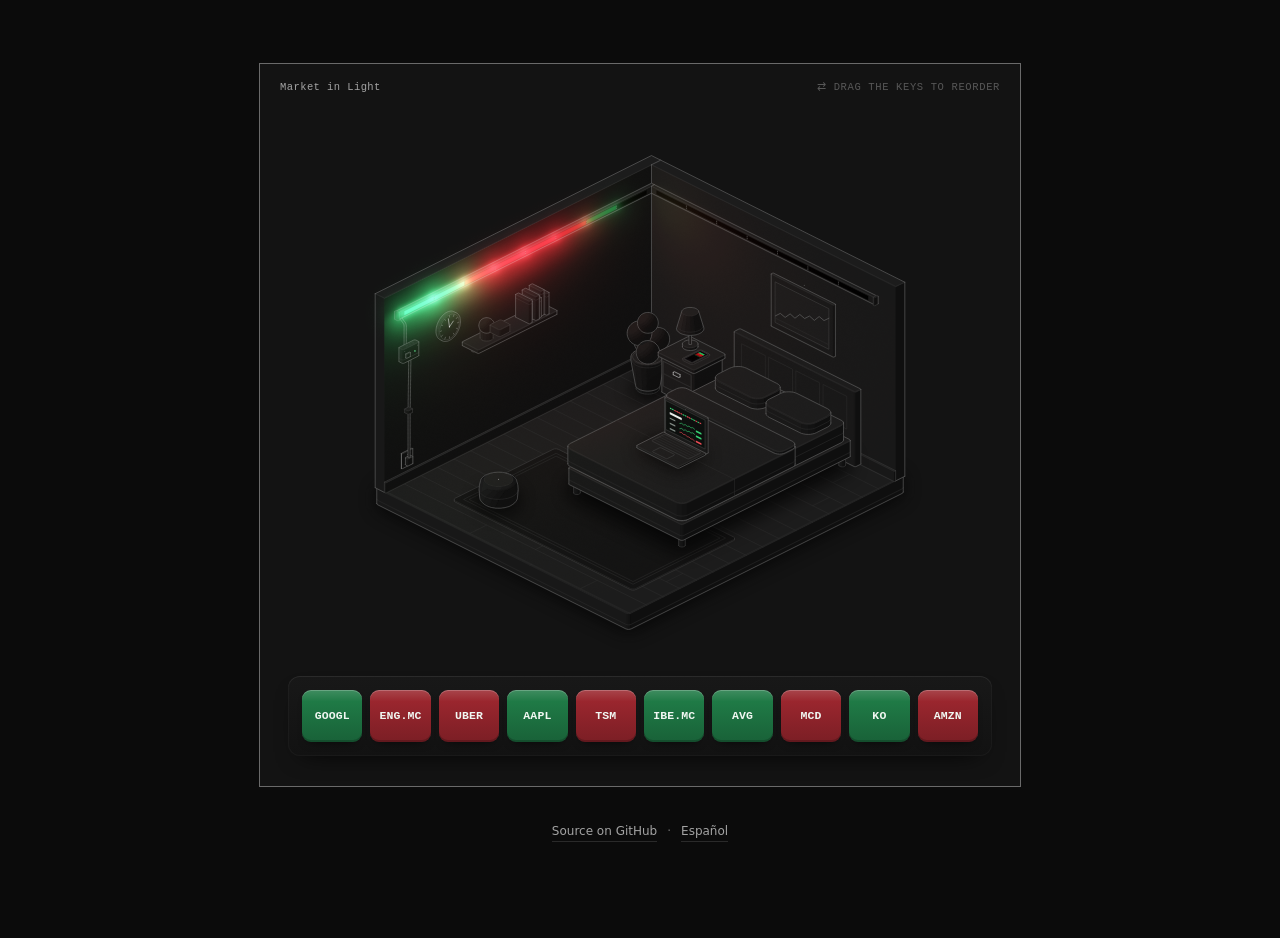
<file: docs/figure/market-in-light.html>
<!doctype html><html lang="en"><head><meta charset="utf-8"><meta name="viewport" content="width=device-width, initial-scale=1"><title>Market in Light</title><style>
.iso{
  --anatomy-page:#0b0b0b;--anatomy-card:#131313;--anatomy-text:#a3a3a3;--anatomy-strong:#e6e6e6;--anatomy-muted:#6e6e6e;
  --anatomy-paper:#131313;--anatomy-face:#1b1b1b;--anatomy-top:#1c1c1c;
  --anatomy-shade-0:#0f0f0f;--anatomy-shade-1:#121212;--anatomy-shade-2:#151515;--anatomy-shade-3:#181818;
  --anatomy-lit-top:#262626;--anatomy-lit-shade:#1d1d1d;
  --anatomy-hi:#d4d4d4;--anatomy-mid:#6a6a6a;--anatomy-lo:#3e3e3e;--anatomy-faint:#2a2a2a;--anatomy-lit:#ffffff;
  --anatomy-halo:#050505;--anatomy-halo-opacity:.9;--anatomy-dot:#e6e6e6;
  --anatomy-red:#ff6b6b;--anatomy-green:#6be0a0;--anatomy-blue:#6b9bff;
  --anatomy-weight:.6px;--anatomy-ease:cubic-bezier(.32,.72,0,1);
  --anatomy-mono:ui-monospace,"SF Mono",Menlo,Consolas,monospace;
  --anatomy-lift:inset 0 1px 0 0 #ffffff0a,inset 0 0 0 1px #ffffff06,0 0 0 1px #00000026,0 1px 1px -.5px #00000014,0 3px 3px -1.5px #00000014,0 6px 6px -3px #00000014,0 12px 12px -6px #00000014;
}
.iso[data-theme="light"]{
  --anatomy-page:#f2f2ef;--anatomy-card:#fbfbfa;--anatomy-text:#57575a;--anatomy-strong:#18181a;--anatomy-muted:#8c8c90;
  --anatomy-paper:#fbfbfa;--anatomy-face:#ffffff;--anatomy-top:#ffffff;
  --anatomy-shade-0:#dcdcd9;--anatomy-shade-1:#e5e5e2;--anatomy-shade-2:#ededea;--anatomy-shade-3:#f4f4f1;
  --anatomy-lit-top:#ffffff;--anatomy-lit-shade:#eeeeeb;
  --anatomy-hi:#26262a;--anatomy-mid:#8a8a8f;--anatomy-lo:#b4b4b8;--anatomy-faint:#d4d4d6;--anatomy-lit:#000000;
  --anatomy-halo:#8a8a80;--anatomy-halo-opacity:.32;--anatomy-dot:#3a3a3e;
  --anatomy-red:#e5484d;--anatomy-green:#30a46c;--anatomy-blue:#3e63dd;
  --anatomy-lift:inset 0 1px 0 0 #ffffff,0 0 0 1px #0000000f,0 1px 1px -.5px #0000000a,0 3px 3px -1.5px #0000000a,0 6px 6px -3px #0000000a,0 12px 12px -6px #0000000a;
}
.iso-svg{display:block;width:100%;height:auto;overflow:visible}
.iso-svg path,.iso-svg circle{vector-effect:non-scaling-stroke}
.iso-fill{fill:var(--anatomy-paper);stroke:none}
.iso-solid[data-lit]>.iso-fill{fill:var(--anatomy-face)}
.iso-shade,.iso-top{stroke:none}
.iso-shade[data-shade="0"]{fill:var(--anatomy-shade-0)}
.iso-shade[data-shade="1"]{fill:var(--anatomy-shade-1)}
.iso-shade[data-shade="2"]{fill:var(--anatomy-shade-2)}
.iso-shade[data-shade="3"]{fill:var(--anatomy-shade-3)}
.iso-top{fill:var(--anatomy-top)}
.iso-solid[data-lit]>.iso-top{fill:var(--anatomy-lit-top)}
.iso-solid[data-lit]>.iso-shade{fill:var(--anatomy-lit-shade)}
.iso-solid[data-seamless]>.iso-shade,.iso-solid[data-seamless]>.iso-top{stroke-width:.4;stroke-linejoin:round}
.iso-solid[data-seamless]>.iso-shade[data-shade="0"]{stroke:var(--anatomy-shade-0)}
.iso-solid[data-seamless]>.iso-shade[data-shade="1"]{stroke:var(--anatomy-shade-1)}
.iso-solid[data-seamless]>.iso-shade[data-shade="2"]{stroke:var(--anatomy-shade-2)}
.iso-solid[data-seamless]>.iso-shade[data-shade="3"]{stroke:var(--anatomy-shade-3)}
.iso-solid[data-seamless]>.iso-top{stroke:var(--anatomy-top)}
.iso-solid[data-seamless][data-lit]>.iso-top{stroke:var(--anatomy-lit-top)}
.iso-solid[data-seamless][data-lit]>.iso-shade{stroke:var(--anatomy-lit-shade)}
.iso-solid[data-lit]>.iso-edge{stroke:var(--anatomy-lit)}
.iso-halo{fill:var(--anatomy-halo);stroke:none;filter:blur(9px);opacity:var(--anatomy-halo-opacity);transform:translateY(3px)}
.iso-line{fill:none;stroke:var(--anatomy-lo);stroke-width:var(--anatomy-weight);stroke-linecap:round;stroke-linejoin:round}
.iso-line[data-tone="hi"]{stroke:var(--anatomy-hi)}
.iso-line[data-tone="mid"]{stroke:var(--anatomy-mid)}
.iso-line[data-tone="lo"]{stroke:var(--anatomy-lo)}
.iso-line[data-tone="faint"]{stroke:var(--anatomy-faint)}
.iso-line[data-tone="lit"]{stroke:var(--anatomy-lit)}
.iso-line[data-tone="red"]{stroke:var(--anatomy-red)}
.iso-line[data-tone="green"]{stroke:var(--anatomy-green)}
.iso-line[data-tone="blue"]{stroke:var(--anatomy-blue)}
.iso-line[data-dotted]{stroke-dasharray:.01 3.5;stroke-width:1}
.iso-line[data-dashed]{stroke-dasharray:3 3}
.iso-line[data-flow]{stroke-dasharray:2 6}
.iso-wire-end{fill:var(--anatomy-paper);stroke:var(--anatomy-lo);stroke-width:var(--anatomy-weight)}
.iso-wire[data-tone="hi"] .iso-wire-end{stroke:var(--anatomy-hi)}
.iso-wire[data-tone="mid"] .iso-wire-end{stroke:var(--anatomy-mid)}
.iso-wire[data-tone="faint"] .iso-wire-end{stroke:var(--anatomy-faint)}
.iso-wire[data-tone="lit"] .iso-wire-end{stroke:var(--anatomy-lit)}
.iso-dots circle{fill:var(--anatomy-dot);stroke:none;opacity:.32}
.iso-dots[data-tone="hi"] circle{opacity:.85}
.iso-dots[data-tone="mid"] circle{opacity:.45}
.iso-dots[data-tone="lo"] circle{opacity:.22}
.iso-dots[data-tone="faint"] circle{opacity:.12}
.iso-face-text{fill:var(--anatomy-mid);font-family:var(--anatomy-mono);letter-spacing:.04em}
.iso-face-text[data-tone="hi"]{fill:var(--anatomy-hi)}
.iso-face-text[data-tone="lo"]{fill:var(--anatomy-lo)}
.iso-face-text[data-tone="faint"]{fill:var(--anatomy-faint)}
.tb-body{fill:var(--anatomy-shade-2);stroke:none}
.tb-shine{fill:var(--anatomy-top);stroke:none}
.tb-shade{fill:var(--anatomy-shade-0);stroke:none}
.tb-ring{fill:none;stroke:var(--anatomy-lo);stroke-width:.45;stroke-linecap:butt;stroke-linejoin:round}
.tb-ring[data-tone="mid"]{stroke:var(--anatomy-mid)}
.tb-ring[data-tone="faint"]{stroke:var(--anatomy-faint)}
.tb-ring[data-tone="hi"]{stroke:var(--anatomy-hi)}
@keyframes iso-flow{to{stroke-dashoffset:-32}}
@keyframes iso-pulse{0%,100%{opacity:.18}12%{opacity:1}40%{opacity:.18}}
.iso-line[data-flow]{animation:iso-flow 1600ms linear infinite}
.iso-dots circle[data-pulse]{animation:iso-pulse 1600ms steps(1,end) infinite;animation-delay:var(--pulse-at,0ms)}
.iso-figure{margin:32px 0 36px}
.iso-plate{position:relative;padding:52px 24px;border-radius:0;background:var(--anatomy-card);box-shadow:0 0 0 1px var(--anatomy-mid);--anatomy-paper:var(--anatomy-card)}
.iso-plate-corners{position:absolute;inset:18px 20px;pointer-events:none}
.iso-plate-corner{position:absolute;color:var(--anatomy-muted);font-family:var(--anatomy-mono);font-size:10.5px;line-height:1;letter-spacing:.04em;white-space:nowrap}
.iso-plate-corner[data-corner="fig"]{top:0;left:0;color:var(--anatomy-text)}
.iso-plate-corner[data-corner="title"]{top:0;right:0;text-transform:uppercase;letter-spacing:.1em}
.iso-plate-corner[data-corner="hint"]{bottom:0;left:0;text-transform:uppercase;letter-spacing:.1em}
.iso-plate-corner[data-corner="readout"]{right:0;bottom:0;color:var(--anatomy-text);font-variant-numeric:tabular-nums}
.iso-plate .iso-svg{margin:0 auto}
.iso-legend{display:grid;gap:8px;margin-top:12px;color:var(--anatomy-muted);font-size:13px;line-height:1.55}
.iso-keys{display:flex;flex-wrap:wrap;gap:6px 18px}
.iso-key{display:inline-flex;align-items:center;gap:7px}
.iso-swatch{width:16px;height:10px;flex:none;overflow:visible}
.iso-swatch path{fill:none;stroke:var(--anatomy-hi);stroke-width:1;vector-effect:non-scaling-stroke;stroke-linejoin:round;stroke-linecap:round}
.iso-swatch[data-mark="raised"] path,.iso-swatch[data-mark="flat"] path{stroke:var(--anatomy-mid)}
.iso-swatch[data-mark="lit"] path{stroke:var(--anatomy-lit)}
.iso-swatch[data-mark="dim"] path{stroke:var(--anatomy-lo)}
.iso-swatch[data-mark="dotted"] path{stroke-dasharray:.01 3;stroke-width:1.4}
.iso-swatch[data-mark="dashed"] path{stroke-dasharray:3 2.5}
.iso-swatch[data-mark="red"] path{stroke:var(--anatomy-red)}
.iso-swatch[data-mark="green"] path{stroke:var(--anatomy-green)}
.iso-swatch[data-mark="blue"] path{stroke:var(--anatomy-blue)}
.iso-swatch-crease{stroke:var(--anatomy-lo)!important}
@media (max-width:560px){.iso-plate{padding:48px 12px 70px}.iso-plate-corner[data-corner="hint"]{bottom:18px}}
@media (prefers-reduced-motion:reduce){.iso-line[data-flow],.iso-dots circle[data-pulse]{animation:none}}

*{box-sizing:border-box}
html{color-scheme:dark}
body[data-theme="light"]{color-scheme:light}
body{margin:0;background:var(--anatomy-page);color:var(--anatomy-text);font:14px/1.6 ui-sans-serif,system-ui,-apple-system,"Segoe UI",sans-serif;-webkit-font-smoothing:antialiased}
.iso-page{width:min(760px,100% - 32px);margin:64px auto 96px}
</style></head><body class="iso" data-theme="dark"><main class="iso-page"><style>.fig-stage{position:relative;touch-action:pan-y}
.fig-stage>svg,.fig-stage>canvas{display:block;width:100%;height:auto}
.fig-stage>.fig-layer{position:absolute;inset:0;height:100%!important;pointer-events:none}
.iso:not([data-theme="light"]) .fig-gl{mix-blend-mode:screen}
.fig-stage[data-gl] .fig-fallback{display:none}

/* La escena: muro de noche en oscuro, pintura cálida en claro. */
.fig-led{stroke:none;transition:none}
.fig-mini{stroke:none}
.fig-screen{fill:#05070a;stroke:var(--anatomy-lo);stroke-width:var(--anatomy-weight)}
.iso[data-theme="light"] .fig-screen{fill:#1b1d22}
.fig-mat{fill:var(--anatomy-face)}
.fig-mac-screen{fill:#0b0e0d;stroke:none}
.iso[data-theme="light"] .fig-mac-screen{fill:#14181a}
.fig-ui{stroke:none}
.fig-ui[data-tone="green"]{fill:#36d273}.fig-ui[data-tone="red"]{fill:#ee4b55}
.fig-ui[data-tone="text"]{fill:#e8ece9}.fig-ui[data-tone="muted"]{fill:#7d8781}
.fig-ui-line{fill:none;stroke-width:.6px;stroke-linecap:round;stroke-linejoin:round}
.fig-ui-line[data-tone="green"]{stroke:#36d273}.fig-ui-line[data-tone="red"]{stroke:#ee4b55}
.fig-wash{stroke:none;mix-blend-mode:screen}
.iso[data-theme="light"] .fig-wash{mix-blend-mode:multiply}
.fig-wash-stop[data-tone="green"]{stop-color:#2fd16a}
.fig-wash-stop[data-tone="red"]{stop-color:#f23540}
.iso:not([data-theme="light"]) .fig-wash-stop[data-tone="green"]{stop-color:#1f8f4a}
.iso:not([data-theme="light"]) .fig-wash-stop[data-tone="red"]{stop-color:#b8262e}
.fig-ctrl-led circle{fill:#57e389;opacity:1}

/* Teclas: una por empresa, todas iguales, en el color de su tramo. */
.fig-keys{--fig-green:#1f7a46;--fig-red:#9a262e;--fig-ink:#f1f7f2;
  margin:6px 4px 2px;padding:14px;border-radius:12px;
  background:linear-gradient(180deg,#181818,#121212);box-shadow:inset 0 1px 0 #ffffff0d,inset 0 0 0 1px #ffffff08,0 10px 24px -14px #000}
.iso[data-theme="light"] .fig-keys{--fig-green:#2f9a5c;--fig-red:#cc343d;--fig-ink:#ffffff;
  background:linear-gradient(180deg,#f1efea,#e8e5df);box-shadow:inset 0 1px 0 #fff,inset 0 0 0 1px #0000000d,0 10px 22px -16px #0000004d}
.fig-keyrow{position:relative;display:grid;grid-template-columns:repeat(10,minmax(0,1fr));gap:8px}
.fig-key{position:relative;height:52px;min-width:0;padding:0 2px;border:0;border-radius:9px;cursor:grab;touch-action:none;user-select:none;-webkit-user-select:none;
  color:var(--fig-ink);font:700 11.5px/1 var(--anatomy-mono);letter-spacing:.01em;white-space:nowrap;overflow:hidden;text-overflow:clip;
  background:linear-gradient(180deg,color-mix(in srgb,var(--bar) 86%,#fff) 0,var(--bar) 22%,color-mix(in srgb,var(--bar) 80%,#000) 100%);
  box-shadow:inset 0 1px 0 #ffffff38,inset 0 -2px 0 #00000033,0 5px 10px -6px #000b;
  transition:transform .32s var(--anatomy-ease),filter .25s,box-shadow .25s}
.fig-key[data-tone="green"]{--bar:var(--fig-green)}
.fig-key[data-tone="red"]{--bar:var(--fig-red)}
.fig-key:hover{filter:brightness(1.12)}
.fig-key:active{filter:brightness(.95)}
.fig-key:focus-visible{outline:2px solid var(--anatomy-hi);outline-offset:3px}
.fig-key.is-struck{animation:fig-strike .6s var(--anatomy-ease)}
.fig-key.is-dragging{z-index:2;cursor:grabbing;transition:filter .25s,box-shadow .25s;filter:brightness(1.15);box-shadow:inset 0 1px 0 #ffffff40,0 14px 22px -8px #000d}
@keyframes fig-strike{0%{filter:brightness(1.35)}100%{filter:none}}
@media (max-width:560px){
  .fig-keyrow{grid-template-columns:repeat(5,minmax(0,1fr));gap:7px}
  .fig-key{height:44px;font-size:11px}
}
@media (prefers-reduced-motion:reduce){.fig-key{transition:none}.fig-key.is-struck{animation:none}}
.fig-sr{position:absolute;width:1px;height:1px;overflow:hidden;clip-path:inset(50%);white-space:nowrap}
.iso-plate-corner[data-readout]{font-variant-numeric:tabular-nums}
.iso-plate-corner[data-corner="title"]{opacity:.75;letter-spacing:.06em}
.iso-plate{padding-bottom:28px}
.iso-plate-corner[data-readout]{display:none}
@media (max-width:560px){.iso-plate-corner[data-corner="title"]{max-width:58%;white-space:normal;text-align:right;line-height:1.4;font-size:10px}}
.fig-source{display:flex;justify-content:center;gap:10px;margin:18px 0 0;font-size:12px;color:var(--anatomy-muted)}
.fig-source a{color:var(--anatomy-text);text-decoration:none;border-bottom:1px solid var(--anatomy-faint)}
.fig-source a:hover{color:var(--anatomy-strong);border-color:var(--anatomy-mid)}
</style><figure class="iso-figure"><div class="iso-plate"><div class="iso-plate-corners" aria-hidden="true"><span class="iso-plate-corner" data-corner="fig">Market in Light</span><span class="iso-plate-corner" data-corner="title">⇄ Drag the keys to reorder</span><span class="iso-plate-corner" data-corner="readout" data-readout></span></div><div class="fig-stage" tabindex="-1"><svg xmlns="http://www.w3.org/2000/svg" class="iso-svg fig-back" viewBox="0 0 720 560" role="img" aria-label="An isometric bedroom corner at night. A Govee H617A LED strip runs along the top of both walls in an aluminium channel and is split into 15 segments, each lit green or red by one company of a stock portfolio. A controller on the left wall feeds the strip, a phone on the nightstand shows the same 15 colours, and below sits a bed, a plant, a shelf of books and a framed chart."><path class="iso-halo" d="M93.8 375.9L93.9 375.6L94.1 375.2L94.5 374.9L95 374.6L368.8 237.6L369.4 237.4L370.1 237.2L370.9 237.1L371.6 237L372.4 237.1L373.2 237.2L373.8 237.4L374.4 237.6L625 362.9L625.5 363.2L625.9 363.5L626.1 363.9L626.2 364.3L626.2 380.3L626.1 380.7L625.9 381L625.5 381.4L625 381.7L351.2 518.6L350.6 518.8L349.9 519L349.1 519.1L348.4 519.2L347.6 519.1L346.8 519L346.2 518.8L345.6 518.6L95 393.3L94.5 393L94.1 392.7L93.9 392.3L93.8 391.9Z"/><g class="iso-solid"><path class="iso-fill" d="M93.8 375.9L94.1 375.2L95 374.6L368.8 237.6L370.1 237.2L371.6 237L373.2 237.2L374.4 237.6L625 362.9L625.9 363.5L626.2 364.3L626.2 380.3L625.9 381L625 381.7L351.2 518.6L349.9 519L348.4 519.2L346.8 519L345.6 518.6L95 393.3L94.1 392.7L93.8 391.9Z"/><path class="iso-shade" data-shade="0" d="M626.2 380.3L625.9 381L625.9 365.1L626.2 364.3ZM625.9 381L625 381.7L625 365.7L625.9 365.1ZM625 381.7L351.2 518.6L351.2 502.6L625 365.7ZM351.2 518.6L349.9 519L349.9 503.1L351.2 502.6Z"/><path class="iso-shade" data-shade="1" d="M349.9 519L348.4 519.2L348.4 503.2L349.9 503.1Z"/><path class="iso-shade" data-shade="2" d="M348.4 519.2L346.8 519L346.8 503.1L348.4 503.2Z"/><path class="iso-shade" data-shade="3" d="M346.8 519L345.6 518.6L345.6 502.6L346.8 503.1ZM345.6 518.6L95 393.3L95 377.3L345.6 502.6ZM95 393.3L94.1 392.7L94.1 376.7L95 377.3ZM94.1 392.7L93.8 391.9L93.8 375.9L94.1 376.7Z"/><path class="iso-top" d="M625 362.9L625.9 363.5L626.2 364.3L625.9 365.1L625 365.7L351.2 502.6L349.9 503.1L348.4 503.2L346.8 503.1L345.6 502.6L95 377.3L94.1 376.7L93.8 375.9L94.1 375.2L95 374.6L368.8 237.6L370.1 237.2L371.6 237L373.2 237.2L374.4 237.6Z"/><path class="iso-line iso-crease" data-tone="faint" d="M626.2 364.3L625.9 365.1L625 365.7L351.2 502.6L349.9 503.1L348.4 503.2L346.8 503.1L345.6 502.6L95 377.3L94.1 376.7L93.8 375.9"/><path class="iso-line iso-bevel" data-tone="faint" d="M626.2 364.3L624.4 364.8L623.8 365.2L350.1 502L349.3 502.3L348.4 502.4L347.4 502.3L346.6 502L96.2 376.8L95.6 376.4L93.8 375.9"/><path class="iso-line" data-tone="faint" d="M626.2 375.7L625.9 376.5L625 377.1L351.2 514L349.9 514.5L348.4 514.6L346.8 514.5L345.6 514L95 388.8L94.1 388.1L93.8 387.4"/><path class="iso-line iso-edge" data-tone="mid" d="M93.8 375.9L94.1 375.2L95 374.6L368.8 237.6L370.1 237.2L371.6 237L373.2 237.2L374.4 237.6L625 362.9L625.9 363.5L626.2 364.3M626.2 380.3L625.9 381L625 381.7L351.2 518.6L349.9 519L348.4 519.2L346.8 519L345.6 518.6L95 393.3L94.1 392.7L93.8 391.9M626.2 364.3L626.2 380.3M93.8 375.9L93.8 391.9"/></g><path class="iso-line" data-tone="faint" d="M354.9 253.9L601.7 377.3M338.1 262.3L585 385.7M321.3 270.7L568.2 394.1M304.6 279.1L551.4 402.5M287.8 287.5L534.7 410.9M271 295.8L517.9 419.3M254.3 304.2L501.1 427.6M237.5 312.6L484.4 436M220.7 321L467.6 444.4M204 329.4L450.8 452.8M187.2 337.8L434.1 461.2M170.4 346.1L417.3 469.6M153.7 354.5L400.5 477.9M136.9 362.9L383.8 486.3M120.1 371.3L367 494.7M103.4 379.7L350.2 503.1M414.5 267L397.7 275.3M526.3 322.9L509.5 331.2M460.1 306.6L443.4 314.9M571.9 362.4L555.1 370.8M394 290.3L377.2 298.6M505.8 346.1L489 354.5M439.6 329.8L422.9 338.2M551.4 385.7L534.7 394.1M373.5 313.5L356.7 321.9M485.3 369.4L468.5 377.8M419.1 353.1L402.4 361.5M353 336.8L336.2 345.2M464.8 392.7L448 401.1M398.7 376.4L381.9 384.8M332.5 360.1L315.8 368.5M444.3 416L427.5 424.4M266.4 343.8L249.6 352.2M378.2 399.7L361.4 408.1M312 383.4L295.3 391.8M423.8 439.3L407 447.7M245.9 367.1L229.1 375.5M357.7 423L340.9 431.4M291.5 406.7L274.8 415.1M403.3 462.6L386.5 471M225.4 390.4L208.6 398.8M337.2 446.3L320.4 454.7M271 430L254.3 438.4M204.9 413.7L188.1 422.1M316.7 469.6L299.9 477.9M250.5 453.3L248.7 454.2"/><g class="iso-solid"><path class="iso-fill" d="M92.2 179.7L371.6 40L381 44.7L381 240.9L101.5 380.6L92.2 375.9Z"/><path class="iso-shade" data-shade="0" d="M381 240.9L101.5 380.6L101.5 184.4L381 44.7Z"/><path class="iso-shade" data-shade="3" d="M101.5 380.6L92.2 375.9L92.2 179.7L101.5 184.4Z"/><path class="iso-top" d="M381 44.7L101.5 184.4L92.2 179.7L371.6 40Z"/><path class="iso-line iso-crease" data-tone="faint" d="M381 44.7L101.5 184.4L92.2 179.7"/><path class="iso-line iso-bevel" data-tone="faint" d="M381 44.7L101.5 183.9L92.2 179.7"/><path class="iso-line iso-edge" data-tone="mid" d="M92.2 179.7L371.6 40L381 44.7M381 240.9L101.5 380.6L92.2 375.9M381 44.7L381 240.9M92.2 179.7L92.2 375.9"/></g><g class="iso-solid"><path class="iso-fill" d="M371.6 49.3L381 44.7L627.8 168.1L627.8 364.3L618.5 369L371.6 245.5Z"/><path class="iso-shade" data-shade="0" d="M627.8 364.3L618.5 369L618.5 172.7L627.8 168.1Z"/><path class="iso-shade" data-shade="3" d="M618.5 369L371.6 245.5L371.6 49.3L618.5 172.7Z"/><path class="iso-top" d="M627.8 168.1L618.5 172.7L371.6 49.3L381 44.7Z"/><path class="iso-line iso-crease" data-tone="faint" d="M627.8 168.1L618.5 172.7L371.6 49.3"/><path class="iso-line iso-bevel" data-tone="faint" d="M627.8 168.1L618.5 172.2L371.6 49.3"/><path class="iso-line iso-edge" data-tone="mid" d="M371.6 49.3L381 44.7L627.8 168.1M627.8 364.3L618.5 369L371.6 245.5M627.8 168.1L627.8 364.3M371.6 49.3L371.6 245.5"/></g><g class="iso-solid"><path class="iso-fill" d="M101.5 370.3L371.6 235.3L373.1 236L373.1 246.3L103 381.4L101.5 380.6Z"/><path class="iso-shade" data-shade="0" d="M373.1 246.3L103 381.4L103 371.1L373.1 236Z"/><path class="iso-shade" data-shade="3" d="M103 381.4L101.5 380.6L101.5 370.3L103 371.1Z"/><path class="iso-top" d="M373.1 236L103 371.1L101.5 370.3L371.6 235.3Z"/><path class="iso-line iso-crease" data-tone="faint" d="M373.1 236L103 371.1L101.5 370.3"/><path class="iso-line iso-bevel" data-tone="faint" d="M373.1 236L103 370.9L101.5 370.3"/><path class="iso-line iso-edge" data-tone="lo" d="M101.5 370.3L371.6 235.3L373.1 236M373.1 246.3L103 381.4L101.5 380.6M373.1 236L373.1 246.3M101.5 370.3L101.5 380.6"/></g><g class="iso-solid"><path class="iso-fill" d="M371.6 236.8L373.1 236L618.5 358.7L618.5 369L617 369.7L371.6 247Z"/><path class="iso-shade" data-shade="0" d="M618.5 369L617 369.7L617 359.4L618.5 358.7Z"/><path class="iso-shade" data-shade="3" d="M617 369.7L371.6 247L371.6 236.8L617 359.4Z"/><path class="iso-top" d="M618.5 358.7L617 359.4L371.6 236.8L373.1 236Z"/><path class="iso-line iso-crease" data-tone="faint" d="M618.5 358.7L617 359.4L371.6 236.8"/><path class="iso-line iso-bevel" data-tone="faint" d="M618.5 358.7L617 359.2L371.6 236.8"/><path class="iso-line iso-edge" data-tone="lo" d="M371.6 236.8L373.1 236L618.5 358.7M618.5 369L617 369.7L371.6 247M618.5 358.7L618.5 369M371.6 236.8L371.6 247"/></g><g class="iso-solid"><path class="iso-fill" d="M492.7 159.8L492.9 159.5L494 159L494.6 158.9L495.2 159L557.4 190.1L557.6 190.4L557.6 242.9L557.4 243.1L556.3 243.7L555.7 243.8L555.1 243.7L492.9 212.6L492.7 212.3Z"/><path class="iso-shade" data-shade="0" d="M557.6 242.9L557.4 243.1L557.4 190.7L557.6 190.4ZM557.4 243.1L556.3 243.7L556.3 191.2L557.4 190.7Z"/><path class="iso-shade" data-shade="1" d="M556.3 243.7L555.7 243.8L555.7 191.3L556.3 191.2Z"/><path class="iso-shade" data-shade="2" d="M555.7 243.8L555.1 243.7L555.1 191.2L555.7 191.3Z"/><path class="iso-shade" data-shade="3" d="M555.1 243.7L492.9 212.6L492.9 160.1L555.1 191.2ZM492.9 212.6L492.7 212.3L492.7 159.8L492.9 160.1Z"/><path class="iso-top" d="M557.4 190.1L557.6 190.4L557.4 190.7L556.3 191.2L555.7 191.3L555.1 191.2L492.9 160.1L492.7 159.8L492.9 159.5L494 159L494.6 158.9L495.2 159Z"/><path class="iso-line iso-crease" data-tone="faint" d="M557.6 190.4L557.4 190.7L556.3 191.2L555.7 191.3L555.1 191.2L492.9 160.1L492.7 159.8"/><path class="iso-line iso-bevel" data-tone="faint" d="M557.6 190.4L556.9 190.5L556 191L555.7 191.1L555.4 191L493.4 160L492.7 159.8"/><path class="iso-line iso-edge" data-tone="mid" d="M492.7 159.8L492.9 159.5L494 159L494.6 158.9L495.2 159L557.4 190.1L557.6 190.4M557.6 242.9L557.4 243.1L556.3 243.7L555.7 243.8L555.1 243.7L492.9 212.6L492.7 212.3M557.6 190.4L557.6 242.9M492.7 159.8L492.7 212.3"/></g><path class="iso-fill fig-mat" d="M497 208.9L551 235.9L551 194.9L497 167.9Z"/><path class="iso-line" data-tone="lo" d="M497 208.9L551 235.9L551 194.9L497 167.9Z"/><path class="iso-line" data-tone="mid" d="M497 202.1L501.9 199.6L506.8 203.7L511.8 200.1L516.7 204.5L521.6 200.7L526.5 204.8L531.4 202.3L536.3 206.7L541.2 202.8L546.1 206.9L551 204.5"/><path class="iso-line" data-tone="faint" d="M497 204.4L551 231.4"/><g class="iso-dots" data-tone="mid"><circle cx="526.1" cy="171.2" r="0.5"/></g><g class="iso-solid"><path class="iso-fill" d="M247.8 198L249.6 197L251.1 197.8L251.1 209.2L249.2 210.1L247.8 209.4Z"/><path class="iso-shade" data-shade="0" d="M251.1 209.2L249.2 210.1L249.2 198.7L251.1 197.8Z"/><path class="iso-shade" data-shade="3" d="M249.2 210.1L247.8 209.4L247.8 198L249.2 198.7Z"/><path class="iso-top" d="M249.6 197L251.1 197.8L249.2 198.7L247.8 198Z"/><path class="iso-line iso-crease" data-tone="faint" d="M251.1 197.8L249.2 198.7L247.8 198"/><path class="iso-line iso-edge" data-tone="lo" d="M247.8 198L249.6 197L251.1 197.8M251.1 209.2L249.2 210.1L247.8 209.4M251.1 197.8L251.1 209.2M247.8 198L247.8 209.4"/></g><g class="iso-solid"><path class="iso-fill" d="M247.8 198L249.6 197L260.8 202.6L260.8 207.2L258.9 208.1L247.8 202.5Z"/><path class="iso-shade" data-shade="0" d="M260.8 207.2L258.9 208.1L258.9 203.6L260.8 202.6Z"/><path class="iso-shade" data-shade="3" d="M258.9 208.1L247.8 202.5L247.8 198L258.9 203.6Z"/><path class="iso-top" d="M260.8 202.6L258.9 203.6L247.8 198L249.6 197Z"/><path class="iso-line iso-crease" data-tone="faint" d="M260.8 202.6L258.9 203.6L247.8 198"/><path class="iso-line iso-edge" data-tone="lo" d="M247.8 198L249.6 197L260.8 202.6M260.8 207.2L258.9 208.1L247.8 202.5M260.8 202.6L260.8 207.2M247.8 198L247.8 202.5"/></g><g class="iso-solid"><path class="iso-fill" d="M190 226.8L191.9 225.9L193.4 226.7L193.4 238.1L191.5 239L190 238.2Z"/><path class="iso-shade" data-shade="0" d="M193.4 238.1L191.5 239L191.5 227.6L193.4 226.7Z"/><path class="iso-shade" data-shade="3" d="M191.5 239L190 238.2L190 226.8L191.5 227.6Z"/><path class="iso-top" d="M191.9 225.9L193.4 226.7L191.5 227.6L190 226.8Z"/><path class="iso-line iso-crease" data-tone="faint" d="M193.4 226.7L191.5 227.6L190 226.8"/><path class="iso-line iso-edge" data-tone="lo" d="M190 226.8L191.9 225.9L193.4 226.7M193.4 238.1L191.5 239L190 238.2M193.4 226.7L193.4 238.1M190 226.8L190 238.2"/></g><g class="iso-solid"><path class="iso-fill" d="M190 226.8L191.9 225.9L203 231.5L203 236.1L201.2 237L190 231.4Z"/><path class="iso-shade" data-shade="0" d="M203 236.1L201.2 237L201.2 232.4L203 231.5Z"/><path class="iso-shade" data-shade="3" d="M201.2 237L190 231.4L190 226.8L201.2 232.4Z"/><path class="iso-top" d="M203 231.5L201.2 232.4L190 226.8L191.9 225.9Z"/><path class="iso-line iso-crease" data-tone="faint" d="M203 231.5L201.2 232.4L190 226.8"/><path class="iso-line iso-edge" data-tone="lo" d="M190 226.8L191.9 225.9L203 231.5M203 236.1L201.2 237L190 231.4M203 231.5L203 236.1M190 226.8L190 231.4"/></g><g class="iso-solid"><path class="iso-fill" d="M180.3 228.7L180.3 228.4L180.7 228.1L258.9 189L259.5 188.8L260.2 188.8L260.8 189L275.7 196.4L276 196.7L276 200.5L275.7 200.8L197.5 239.9L196.9 240.1L196.2 240.1L195.6 239.9L180.7 232.4L180.3 232.1Z"/><path class="iso-shade" data-shade="0" d="M276 200.5L275.7 200.8L275.7 197.3L276 197ZM275.7 200.8L197.5 239.9L197.5 236.5L275.7 197.3Z"/><path class="iso-shade" data-shade="1" d="M197.5 239.9L196.9 240.1L196.9 236.6L197.5 236.5ZM196.9 240.1L196.2 240.1L196.2 236.6L196.9 236.6Z"/><path class="iso-shade" data-shade="3" d="M196.2 240.1L195.6 239.9L195.6 236.5L196.2 236.6ZM195.6 239.9L180.7 232.4L180.7 229L195.6 236.5ZM180.7 232.4L180.3 232.1L180.3 228.7L180.7 229Z"/><path class="iso-top" d="M275.7 196.4L276 196.7L276 197L275.7 197.3L197.5 236.5L196.9 236.6L196.2 236.6L195.6 236.5L180.7 229L180.3 228.7L180.3 228.4L180.7 228.1L258.9 189L259.5 188.8L260.2 188.8L260.8 189Z"/><path class="iso-line iso-crease" data-tone="faint" d="M276 197L275.7 197.3L197.5 236.5L196.9 236.6L196.2 236.6L195.6 236.5L180.7 229L180.3 228.7"/><path class="iso-line iso-bevel" data-tone="faint" d="M276 197L275.2 197.1L197.1 236.2L196.7 236.3L196.4 236.3L196 236.2L181.2 228.8L180.3 228.7"/><path class="iso-line iso-edge" data-tone="mid" d="M180.3 228.7L180.3 228.4L180.7 228.1L258.9 189L259.5 188.8L260.2 188.8L260.8 189L275.7 196.4L276 196.7L276 197M276 200.5L275.7 200.8L197.5 239.9L196.9 240.1L196.2 240.1L195.6 239.9L180.7 232.4L180.3 232.1M276 197L276 200.5M180.3 228.7L180.3 232.1"/></g><g class="iso-solid"><path class="iso-fill" d="M251.7 172.9L251.9 172.7L253.9 171.7L254.3 171.6L254.6 171.7L267.9 178.3L268 178.5L268 200.1L267.9 200.3L265.8 201.3L265.5 201.4L265.1 201.3L251.9 194.7L251.7 194.5Z"/><path class="iso-shade" data-shade="0" d="M268 200.1L267.9 200.3L267.9 178.6L268 178.5ZM267.9 200.3L265.8 201.3L265.8 179.7L267.9 178.6Z"/><path class="iso-shade" data-shade="1" d="M265.8 201.3L265.5 201.4L265.5 179.7L265.8 179.7Z"/><path class="iso-shade" data-shade="2" d="M265.5 201.4L265.1 201.3L265.1 179.7L265.5 179.7Z"/><path class="iso-shade" data-shade="3" d="M265.1 201.3L251.9 194.7L251.9 173.1L265.1 179.7ZM251.9 194.7L251.7 194.5L251.7 172.9L251.9 173.1Z"/><path class="iso-top" d="M267.9 178.3L268 178.5L267.9 178.6L265.8 179.7L265.5 179.7L265.1 179.7L251.9 173.1L251.7 172.9L251.9 172.7L253.9 171.7L254.3 171.6L254.6 171.7Z"/><path class="iso-line iso-crease" data-tone="faint" d="M268 178.5L267.9 178.6L265.8 179.7L265.5 179.7L265.1 179.7L251.9 173.1L251.7 172.9"/><path class="iso-line iso-bevel" data-tone="faint" d="M268 178.5L267.5 178.5L265.6 179.5L265.5 179.5L265.3 179.5L252.2 172.9L251.7 172.9"/><path class="iso-line" data-tone="faint" d="M268 181.9L267.9 182.1L265.8 183.1L265.5 183.2L265.1 183.1L251.9 176.5L251.7 176.3"/><path class="iso-line iso-edge" data-tone="mid" d="M251.7 172.9L251.9 172.7L253.9 171.7L254.3 171.6L254.6 171.7L267.9 178.3L268 178.5M268 200.1L267.9 200.3L265.8 201.3L265.5 201.4L265.1 201.3L251.9 194.7L251.7 194.5M268 178.5L268 200.1M251.7 172.9L251.7 194.5"/></g><g class="iso-solid"><path class="iso-fill" d="M248 171.3L248.1 171.1L250.7 169.8L251.1 169.7L251.5 169.8L262.8 175.5L263 175.7L263 200.8L262.8 201L260.2 202.3L259.9 202.3L259.5 202.3L248.1 196.6L248 196.4Z"/><path class="iso-shade" data-shade="0" d="M263 200.8L262.8 201L262.8 175.9L263 175.7ZM262.8 201L260.2 202.3L260.2 177.2L262.8 175.9Z"/><path class="iso-shade" data-shade="1" d="M260.2 202.3L259.9 202.3L259.9 177.3L260.2 177.2Z"/><path class="iso-shade" data-shade="2" d="M259.9 202.3L259.5 202.3L259.5 177.2L259.9 177.3Z"/><path class="iso-shade" data-shade="3" d="M259.5 202.3L248.1 196.6L248.1 171.5L259.5 177.2ZM248.1 196.6L248 196.4L248 171.3L248.1 171.5Z"/><path class="iso-top" d="M262.8 175.5L263 175.7L262.8 175.9L260.2 177.2L259.9 177.3L259.5 177.2L248.1 171.5L248 171.3L248.1 171.1L250.7 169.8L251.1 169.7L251.5 169.8Z"/><path class="iso-line iso-crease" data-tone="faint" d="M263 175.7L262.8 175.9L260.2 177.2L259.9 177.3L259.5 177.2L248.1 171.5L248 171.3"/><path class="iso-line iso-bevel" data-tone="faint" d="M263 175.7L262.5 175.8L260 177L259.9 177.1L259.7 177L248.5 171.4L248 171.3"/><path class="iso-line" data-tone="faint" d="M263 179.1L262.8 179.3L260.2 180.6L259.9 180.7L259.5 180.6L248.1 174.9L248 174.7"/><path class="iso-line iso-edge" data-tone="mid" d="M248 171.3L248.1 171.1L250.7 169.8L251.1 169.7L251.5 169.8L262.8 175.5L263 175.7M263 200.8L262.8 201L260.2 202.3L259.9 202.3L259.5 202.3L248.1 196.6L248 196.4M263 175.7L263 200.8M248 171.3L248 196.4"/></g><g class="iso-solid"><path class="iso-fill" d="M245 178.5L245.1 178.3L247 177.4L247.4 177.3L247.8 177.4L260.1 183.5L260.2 183.7L260.2 203.1L260.1 203.3L258.2 204.2L257.8 204.3L257.4 204.2L245.1 198.1L245 197.9Z"/><path class="iso-shade" data-shade="0" d="M260.2 203.1L260.1 203.3L260.1 183.9L260.2 183.7ZM260.1 203.3L258.2 204.2L258.2 184.8L260.1 183.9Z"/><path class="iso-shade" data-shade="1" d="M258.2 204.2L257.8 204.3L257.8 184.9L258.2 184.8Z"/><path class="iso-shade" data-shade="2" d="M257.8 204.3L257.4 204.2L257.4 184.8L257.8 184.9Z"/><path class="iso-shade" data-shade="3" d="M257.4 204.2L245.1 198.1L245.1 178.7L257.4 184.8ZM245.1 198.1L245 197.9L245 178.5L245.1 178.7Z"/><path class="iso-top" d="M260.1 183.5L260.2 183.7L260.1 183.9L258.2 184.8L257.8 184.9L257.4 184.8L245.1 178.7L245 178.5L245.1 178.3L247 177.4L247.4 177.3L247.8 177.4Z"/><path class="iso-line iso-crease" data-tone="faint" d="M260.2 183.7L260.1 183.9L258.2 184.8L257.8 184.9L257.4 184.8L245.1 178.7L245 178.5"/><path class="iso-line iso-bevel" data-tone="faint" d="M260.2 183.7L259.7 183.8L258 184.7L257.8 184.7L257.7 184.7L245.5 178.6L245 178.5"/><path class="iso-line" data-tone="faint" d="M260.2 187.1L260.1 187.3L258.2 188.3L257.8 188.3L257.4 188.3L245.1 182.1L245 181.9"/><path class="iso-line iso-edge" data-tone="mid" d="M245 178.5L245.1 178.3L247 177.4L247.4 177.3L247.8 177.4L260.1 183.5L260.2 183.7M260.2 203.1L260.1 203.3L258.2 204.2L257.8 204.3L257.4 204.2L245.1 198.1L245 197.9M260.2 183.7L260.2 203.1M245 178.5L245 197.9"/></g><g class="iso-solid"><path class="iso-fill" d="M240.9 176L241 175.8L244 174.3L244.4 174.2L244.8 174.3L258 180.9L258.2 181.1L258.2 205.1L258 205.3L255 206.7L254.6 206.8L254.3 206.7L241 200.1L240.9 199.9Z"/><path class="iso-shade" data-shade="0" d="M258.2 205.1L258 205.3L258 181.3L258.2 181.1ZM258 205.3L255 206.7L255 182.8L258 181.3Z"/><path class="iso-shade" data-shade="1" d="M255 206.7L254.6 206.8L254.6 182.9L255 182.8Z"/><path class="iso-shade" data-shade="2" d="M254.6 206.8L254.3 206.7L254.3 182.8L254.6 182.9Z"/><path class="iso-shade" data-shade="3" d="M254.3 206.7L241 200.1L241 176.2L254.3 182.8ZM241 200.1L240.9 199.9L240.9 176L241 176.2Z"/><path class="iso-top" d="M258 180.9L258.2 181.1L258 181.3L255 182.8L254.6 182.9L254.3 182.8L241 176.2L240.9 176L241 175.8L244 174.3L244.4 174.2L244.8 174.3Z"/><path class="iso-line iso-crease" data-tone="faint" d="M258.2 181.1L258 181.3L255 182.8L254.6 182.9L254.3 182.8L241 176.2L240.9 176"/><path class="iso-line iso-bevel" data-tone="faint" d="M258.2 181.1L257.7 181.2L254.8 182.6L254.6 182.7L254.5 182.6L241.4 176.1L240.9 176"/><path class="iso-line" data-tone="faint" d="M258.2 184.5L258 184.7L255 186.2L254.6 186.3L254.3 186.2L241 179.6L240.9 179.4"/><path class="iso-line iso-edge" data-tone="mid" d="M240.9 176L241 175.8L244 174.3L244.4 174.2L244.8 174.3L258 180.9L258.2 181.1M258.2 205.1L258 205.3L255 206.7L254.6 206.8L254.3 206.7L241 200.1L240.9 199.9M258.2 181.1L258.2 205.1M240.9 176L240.9 199.9"/></g><g class="iso-solid"><path class="iso-fill" d="M237.7 183.3L237.9 183.1L239.9 182.1L240.3 182L240.7 182.1L251.1 187.3L251.3 187.5L251.3 205.7L251.1 205.9L249.1 206.9L248.7 207L248.3 206.9L237.9 201.7L237.7 201.5Z"/><path class="iso-shade" data-shade="0" d="M251.3 205.7L251.1 205.9L251.1 187.7L251.3 187.5ZM251.1 205.9L249.1 206.9L249.1 188.7L251.1 187.7Z"/><path class="iso-shade" data-shade="1" d="M249.1 206.9L248.7 207L248.7 188.8L249.1 188.7Z"/><path class="iso-shade" data-shade="2" d="M248.7 207L248.3 206.9L248.3 188.7L248.7 188.8Z"/><path class="iso-shade" data-shade="3" d="M248.3 206.9L237.9 201.7L237.9 183.5L248.3 188.7ZM237.9 201.7L237.7 201.5L237.7 183.3L237.9 183.5Z"/><path class="iso-top" d="M251.1 187.3L251.3 187.5L251.1 187.7L249.1 188.7L248.7 188.8L248.3 188.7L237.9 183.5L237.7 183.3L237.9 183.1L239.9 182.1L240.3 182L240.7 182.1Z"/><path class="iso-line iso-crease" data-tone="faint" d="M251.3 187.5L251.1 187.7L249.1 188.7L248.7 188.8L248.3 188.7L237.9 183.5L237.7 183.3"/><path class="iso-line iso-bevel" data-tone="faint" d="M251.3 187.5L250.8 187.5L248.8 188.5L248.7 188.6L248.5 188.5L238.2 183.3L237.7 183.3"/><path class="iso-line" data-tone="faint" d="M251.3 190.9L251.1 191.1L249.1 192.1L248.7 192.2L248.3 192.1L237.9 186.9L237.7 186.7"/><path class="iso-line iso-edge" data-tone="mid" d="M237.7 183.3L237.9 183.1L239.9 182.1L240.3 182L240.7 182.1L251.1 187.3L251.3 187.5M251.3 205.7L251.1 205.9L249.1 206.9L248.7 207L248.3 206.9L237.9 201.7L237.7 201.5M251.3 187.5L251.3 205.7M237.7 183.3L237.7 201.5"/></g><g class="iso-solid"><path class="iso-fill" d="M234.2 180.5L234.3 180.3L236.8 179.1L237.1 179L237.5 179.1L250.7 185.7L250.9 185.9L250.9 208.7L250.7 208.9L248.3 210.1L247.9 210.2L247.6 210.1L234.3 203.5L234.2 203.3Z"/><path class="iso-shade" data-shade="0" d="M250.9 208.7L250.7 208.9L250.7 186.1L250.9 185.9ZM250.7 208.9L248.3 210.1L248.3 187.3L250.7 186.1Z"/><path class="iso-shade" data-shade="1" d="M248.3 210.1L247.9 210.2L247.9 187.4L248.3 187.3Z"/><path class="iso-shade" data-shade="2" d="M247.9 210.2L247.6 210.1L247.6 187.3L247.9 187.4Z"/><path class="iso-shade" data-shade="3" d="M247.6 210.1L234.3 203.5L234.3 180.7L247.6 187.3ZM234.3 203.5L234.2 203.3L234.2 180.5L234.3 180.7Z"/><path class="iso-top" d="M250.7 185.7L250.9 185.9L250.7 186.1L248.3 187.3L247.9 187.4L247.6 187.3L234.3 180.7L234.2 180.5L234.3 180.3L236.8 179.1L237.1 179L237.5 179.1Z"/><path class="iso-line iso-crease" data-tone="faint" d="M250.9 185.9L250.7 186.1L248.3 187.3L247.9 187.4L247.6 187.3L234.3 180.7L234.2 180.5"/><path class="iso-line iso-bevel" data-tone="faint" d="M250.9 185.9L250.4 186L248.1 187.1L247.9 187.2L247.8 187.1L234.7 180.6L234.2 180.5"/><path class="iso-line" data-tone="faint" d="M250.9 189.3L250.7 189.5L248.3 190.7L247.9 190.8L247.6 190.7L234.3 184.1L234.2 183.9"/><path class="iso-line iso-edge" data-tone="mid" d="M234.2 180.5L234.3 180.3L236.8 179.1L237.1 179L237.5 179.1L250.7 185.7L250.9 185.9M250.9 208.7L250.7 208.9L248.3 210.1L247.9 210.2L247.6 210.1L234.3 203.5L234.2 203.3M250.9 185.9L250.9 208.7M234.2 180.5L234.2 203.3"/></g><g class="iso-solid"><path class="iso-fill" d="M198.3 215.2L198.5 214.4L199.2 213.6L200.2 212.9L201.6 212.4L203.2 212L204.9 211.9L206.6 212L208.2 212.4L209.6 212.9L210.6 213.6L211.3 214.4L211.5 215.2L211.5 224.3L211.3 225.2L210.6 226L209.6 226.7L208.2 227.2L206.6 227.5L204.9 227.6L203.2 227.5L201.6 227.2L200.2 226.7L199.2 226L198.5 225.2L198.3 224.3Z"/><path class="iso-shade" data-shade="0" d="M209.6 226.7L208.2 227.2L208.2 218.1L209.6 217.6ZM211.5 224.3L211.3 225.2L211.3 216.1L211.5 215.2ZM211.3 225.2L210.6 226L210.6 216.9L211.3 216.1ZM210.6 226L209.6 226.7L209.6 217.6L210.6 216.9Z"/><path class="iso-shade" data-shade="1" d="M208.2 227.2L206.6 227.5L206.6 218.4L208.2 218.1ZM206.6 227.5L204.9 227.6L204.9 218.5L206.6 218.4Z"/><path class="iso-shade" data-shade="2" d="M204.9 227.6L203.2 227.5L203.2 218.4L204.9 218.5ZM203.2 227.5L201.6 227.2L201.6 218.1L203.2 218.4Z"/><path class="iso-shade" data-shade="3" d="M201.6 227.2L200.2 226.7L200.2 217.6L201.6 218.1ZM200.2 226.7L199.2 226L199.2 216.9L200.2 217.6ZM199.2 226L198.5 225.2L198.5 216.1L199.2 216.9ZM198.5 225.2L198.3 224.3L198.3 215.2L198.5 216.1Z"/><path class="iso-top" d="M209.6 217.6L208.2 218.1L206.6 218.4L204.9 218.5L203.2 218.4L201.6 218.1L200.2 217.6L199.2 216.9L198.5 216.1L198.3 215.2L198.5 214.4L199.2 213.6L200.2 212.9L201.6 212.4L203.2 212L204.9 211.9L206.6 212L208.2 212.4L209.6 212.9L210.6 213.6L211.3 214.4L211.5 215.2L211.3 216.1L210.6 216.9Z"/><path class="iso-line iso-crease" data-tone="faint" d="M211.5 215.2L211.3 216.1L210.6 216.9L209.6 217.6L208.2 218.1L206.6 218.4L204.9 218.5L203.2 218.4L201.6 218.1L200.2 217.6L199.2 216.9L198.5 216.1L198.3 215.2"/><path class="iso-line iso-bevel" data-tone="faint" d="M211.5 215.2L210.8 216L210.2 216.7L209.2 217.4L207.9 217.8L206.5 218.1L204.9 218.3L203.3 218.1L201.9 217.8L200.6 217.4L199.7 216.7L199.1 216L198.3 215.2"/><path class="iso-line iso-edge" data-tone="lo" d="M198.3 215.2L198.5 214.4L199.2 213.6L200.2 212.9L201.6 212.4L203.2 212L204.9 211.9L206.6 212L208.2 212.4L209.6 212.9L210.6 213.6L211.3 214.4L211.5 215.2M211.5 224.3L211.3 225.2L210.6 226L209.6 226.7L208.2 227.2L206.6 227.5L204.9 227.6L203.2 227.5L201.6 227.2L200.2 226.7L199.2 226L198.5 225.2L198.3 224.3M198.3 215.2L198.3 224.3M211.5 215.2L211.5 224.3"/></g><g class="iso-solid" data-seamless=""><path class="iso-fill" d="M197 211.8L197.1 210.8L197.3 209.8L197.6 208.8L198.1 207.8L198.6 207L199.3 206.2L200.1 205.5L201 205L201.9 204.5L202.9 204.2L203.9 204L204.9 203.9L205.9 204L207 204.2L207.9 204.5L208.9 205L209.7 205.5L210.5 206.2L211.2 207L211.8 207.8L212.2 208.8L212.5 209.8L212.7 210.8L212.8 211.8L212.7 212.8L212.5 213.8L212.2 214.8L211.8 215.8L211.2 216.6L210.5 217.4L209.7 218.1L208.9 218.6L207.9 219.1L207 219.4L205.9 219.6L204.9 219.7L203.9 219.6L202.9 219.4L201.9 219.1L201 218.6L200.1 218.1L199.3 217.4L198.6 216.6L198.1 215.8L197.6 214.8L197.3 213.8L197.1 212.8Z"/><path class="iso-shade" data-shade="0" d="M197 211.8L197.1 210.8L197.3 209.8L197.6 208.8L198.1 207.8L198.6 207L199.3 206.2L200.1 205.5L201 205L201.9 204.5L202.9 204.2L203.9 204L204.9 203.9L205.9 204L207 204.2L207.9 204.5L208.9 205L209.7 205.5L210.5 206.2L211.2 207L211.8 207.8L212.2 208.8L212.5 209.8L212.7 210.8L212.8 211.8L212.7 212.8L212.5 213.8L212.2 214.8L211.8 215.8L211.2 216.6L210.5 217.4L209.7 218.1L208.9 218.6L207.9 219.1L207 219.4L205.9 219.6L204.9 219.7L203.9 219.6L202.9 219.4L201.9 219.1L201 218.6L200.1 218.1L199.3 217.4L198.6 216.6L198.1 215.8L197.6 214.8L197.3 213.8L197.1 212.8Z"/><path class="iso-shade" data-shade="1" d="M197 211.8L197.1 210.8L197.3 209.8L197.6 208.8L198.1 207.8L198.6 207L199.3 206.2L200.1 205.5L201 205L201.9 204.5L202.9 204.2L203.9 204L204.9 203.9L205.9 204L207 204.2L207.9 204.5L208.9 205L209.4 205.3L209.6 205.6L209.8 206L209.8 206.5L209.8 207L209.6 207.6L209.4 208.3L209 209L208.6 209.7L208.1 210.4L207.5 211.2L206.9 212L206.2 212.7L205.4 213.4L204.7 214L203.9 214.6L203.1 215.1L202.4 215.6L201.6 216L200.9 216.2L200.3 216.4L199.7 216.5L199.2 216.5L198.7 216.4L198.4 216.2L198.1 215.8L197.6 214.8L197.3 213.8L197.1 212.8Z"/><path class="iso-shade" data-shade="2" d="M197 211.8L197.1 210.8L197.3 209.8L197.6 208.8L198.1 207.8L198.6 207L199.3 206.2L200.1 205.5L201 205L201.9 204.5L202.9 204.2L203.9 204L204.9 203.9L205.9 204L207 204.2L207.6 204.4L207.9 204.5L208.1 204.8L208.2 205.2L208.3 205.6L208.2 206.1L208.1 206.7L207.9 207.3L207.6 207.9L207.2 208.6L206.7 209.3L206.1 210L205.5 210.7L204.9 211.4L204.2 212L203.5 212.6L202.8 213.2L202.1 213.7L201.4 214.1L200.7 214.4L200 214.7L199.4 214.9L198.9 214.9L198.4 214.9L198 214.8L197.7 214.6L197.5 214.4L197.3 213.8L197.1 212.8Z"/><path class="iso-shade" data-shade="3" d="M197 211.8L197.1 210.8L197.3 209.8L197.6 208.8L198.1 207.8L198.6 207L199.3 206.2L200.1 205.5L201 205L201.9 204.5L202.9 204.2L203.9 204L204.9 203.9L205.5 203.9L205.9 204L206.2 204.2L206.4 204.4L206.5 204.7L206.5 205.1L206.5 205.5L206.4 206L206.2 206.5L205.9 207.1L205.5 207.7L205.1 208.3L204.7 208.9L204.2 209.5L203.6 210.1L203 210.6L202.4 211.2L201.8 211.6L201.1 212.1L200.5 212.4L199.9 212.7L199.4 212.9L198.9 213.1L198.4 213.2L198 213.2L197.6 213.1L197.4 212.9L197.2 212.7L197 212.4Z"/><path class="iso-top" d=""/><path class="iso-line iso-edge" data-tone="mid" d="M197 211.8L197.1 210.8L197.3 209.8L197.6 208.8L198.1 207.8L198.6 207L199.3 206.2L200.1 205.5L201 205L201.9 204.5L202.9 204.2L203.9 204L204.9 203.9L205.9 204L207 204.2L207.9 204.5L208.9 205L209.7 205.5L210.5 206.2L211.2 207L211.8 207.8L212.2 208.8L212.5 209.8L212.7 210.8L212.8 211.8L212.7 212.8L212.5 213.8L212.2 214.8L211.8 215.8L211.2 216.6L210.5 217.4L209.7 218.1L208.9 218.6L207.9 219.1L207 219.4L205.9 219.6L204.9 219.7L203.9 219.6L202.9 219.4L201.9 219.1L201 218.6L200.1 218.1L199.3 217.4L198.6 216.6L198.1 215.8L197.6 214.8L197.3 213.8L197.1 212.8Z"/></g><g class="iso-solid"><path class="iso-fill" d="M208.4 211.2L208.8 210.9L217.8 206.4L218.5 206.2L219.3 206.2L220 206.4L228 210.4L228.4 210.8L228.4 218L228 218.4L219.1 222.9L218.4 223.1L217.5 223.1L216.8 222.9L208.8 218.9L208.4 218.5Z"/><path class="iso-shade" data-shade="0" d="M228.4 218L228 218.4L228 211.5L228.4 211.2ZM228 218.4L219.1 222.9L219.1 216L228 211.5Z"/><path class="iso-shade" data-shade="1" d="M219.1 222.9L218.4 223.1L218.4 216.2L219.1 216Z"/><path class="iso-shade" data-shade="2" d="M218.4 223.1L217.5 223.1L217.5 216.2L218.4 216.2Z"/><path class="iso-shade" data-shade="3" d="M217.5 223.1L216.8 222.9L216.8 216L217.5 216.2ZM216.8 222.9L208.8 218.9L208.8 212L216.8 216ZM208.8 218.9L208.4 218.5L208.4 211.7L208.8 212Z"/><path class="iso-top" d="M228 210.4L228.4 210.8L228.4 211.2L228 211.5L219.1 216L218.4 216.2L217.5 216.2L216.8 216L208.8 212L208.4 211.7L208.4 211.2L208.8 210.9L217.8 206.4L218.5 206.2L219.3 206.2L220 206.4Z"/><path class="iso-line iso-crease" data-tone="faint" d="M228.4 211.2L228 211.5L219.1 216L218.4 216.2L217.5 216.2L216.8 216L208.8 212L208.4 211.7"/><path class="iso-line iso-bevel" data-tone="faint" d="M228.4 211.2L227.6 211.4L218.7 215.8L218.2 216L217.7 216L217.2 215.8L209.2 211.8L208.4 211.7"/><path class="iso-line iso-edge" data-tone="lo" d="M208.4 211.7L208.4 211.2L208.8 210.9L217.8 206.4L218.5 206.2L219.3 206.2L220 206.4L228 210.4L228.4 210.8L228.4 211.2M228.4 218L228 218.4L219.1 222.9L218.4 223.1L217.5 223.1L216.8 222.9L208.8 218.9L208.4 218.5M228.4 211.2L228.4 218M208.4 211.7L208.4 218.5"/></g><g class="iso-solid"><path class="iso-fill" d="M153.7 217.6L153.7 216.3L153.9 215L154.1 213.6L154.5 212.2L154.9 210.8L155.4 209.5L156 208.1L156.7 206.8L157.4 205.5L158.2 204.3L159.1 203.2L160 202.1L161 201.1L162 200.2L163 199.4L164.1 198.8L165.1 198.2L166.2 197.8L167.2 197.5L168.2 197.3L169.2 197.2L170.1 197.3L171 197.5L171.9 197.9L174.3 199.1L175.1 199.5L175.8 200.1L176.4 200.8L177 201.6L177.5 202.5L177.9 203.5L178.1 204.6L178.3 205.8L178.4 207L178.4 208.3L178.3 209.6L178.1 211L177.9 212.4L177.5 213.8L177 215.1L176.4 216.5L175.8 217.8L175.1 219.1L174.3 220.4L173.5 221.6L172.6 222.7L171.6 223.7L170.6 224.6L169.6 225.5L168.6 226.2L167.5 226.8L166.5 227.3L165.4 227.7L164.4 227.9L163.4 228L162.5 228L161.5 227.9L160.7 227.6L159.8 227.2L157.4 226L156.7 225.5L156 224.8L155.4 224.1L154.9 223.2L154.5 222.3L154.1 221.2L153.9 220.1L153.7 218.9Z"/><path class="iso-shade" data-shade="0" d="M158.1 226.3L156.6 225.4L155.3 224L157.8 225.2L159 226.6L160.5 227.5ZM156.1 218.8L156.3 216.2L156.9 213.5L157.8 210.8L159 208.2L160.5 205.7L162.3 203.5L164.2 201.6L166.2 200.1L168.3 199.1L170.3 198.5L172.3 198.5L174 199L175.5 199.9L176.8 201.3L177.7 203.1L178.3 205.2L178.5 207.7L178.3 210.3L177.7 213L176.8 215.7L175.5 218.3L174 220.8L172.3 223L170.3 224.9L168.3 226.4L166.2 227.4L164.2 227.9L162.3 228L160.5 227.5L159 226.6L157.8 225.2L156.9 223.4L156.3 221.3L156.1 218.8L167.3 213.2L167.3 213.2L167.3 213.2L167.3 213.2L167.3 213.2L167.3 213.2L167.3 213.2L167.3 213.2L167.3 213.2L167.3 213.2L167.3 213.2L167.3 213.2L167.3 213.2L167.3 213.2L167.3 213.2L167.3 213.2L167.3 213.2L167.3 213.2L167.3 213.2L167.3 213.2L167.3 213.2L167.3 213.2L167.3 213.2L167.3 213.2L167.3 213.2L167.3 213.2L167.3 213.2L167.3 213.2L167.3 213.2L167.3 213.2L167.3 213.2L167.3 213.2L167.3 213.2L167.3 213.2L167.3 213.2Z"/><path class="iso-shade" data-shade="1" d="M155.3 224L154.4 222.2L156.9 223.4L157.8 225.2Z"/><path class="iso-shade" data-shade="2" d="M169.8 197.3L171.6 197.7L174 199L172.3 198.5ZM154.4 222.2L153.9 220L153.7 217.6L156.1 218.8L156.3 221.3L156.9 223.4Z"/><path class="iso-shade" data-shade="3" d="M153.7 217.6L153.9 215L156.3 216.2L156.1 218.8ZM167.9 197.3L169.8 197.3L172.3 198.5L170.3 198.5Z"/><path class="iso-top" d="M153.9 215L154.4 212.3L155.3 209.6L156.6 206.9L158.1 204.5L159.9 202.3L161.8 200.4L163.8 198.9L165.9 197.9L167.9 197.3L170.3 198.5L168.3 199.1L166.2 200.1L164.2 201.6L162.3 203.5L160.5 205.7L159 208.2L157.8 210.8L156.9 213.5L156.3 216.2Z"/><path class="iso-line iso-crease" data-tone="faint" d="M160.2 227.4L159.4 226.9L158.7 226.3L158.1 225.7L157.6 224.9L157.1 224L156.7 223L156.4 221.9L156.2 220.8L156.1 219.6L156.1 218.3L156.2 217L156.4 215.7L156.6 214.3L157 213L157.5 211.6L158 210.2L158.6 208.9L159.3 207.6L160.1 206.4L160.9 205.2L161.8 204.1L162.7 203.1L163.6 202.1L164.6 201.3L165.6 200.5L166.7 199.9L167.7 199.4L168.7 198.9L169.7 198.7L170.7 198.5L171.7 198.5L172.6 198.6L173.5 198.8L174.3 199.1"/><path class="iso-line iso-edge" data-tone="mid" d="M153.7 217.6L153.7 216.3L153.9 215L154.1 213.6L154.5 212.2L154.9 210.8L155.4 209.5L156 208.1L156.7 206.8L157.4 205.5L158.2 204.3L159.1 203.2L160 202.1L161 201.1L162 200.2L163 199.4L164.1 198.8L165.1 198.2L166.2 197.8L167.2 197.5L168.2 197.3L169.2 197.2L170.1 197.3L171 197.5L171.9 197.9L174.3 199.1L175.1 199.5L175.8 200.1L176.4 200.8L177 201.6L177.5 202.5L177.9 203.5L178.1 204.6L178.3 205.8L178.4 207L178.4 208.3L178.3 209.6L178.1 211L177.9 212.4L177.5 213.8L177 215.1L176.4 216.5L175.8 217.8L175.1 219.1L174.3 220.4L173.5 221.6L172.6 222.7L171.6 223.7L170.6 224.6L169.6 225.5L168.6 226.2L167.5 226.8L166.5 227.3L165.4 227.7L164.4 227.9L163.4 228L162.5 228L161.5 227.9L160.7 227.6L159.8 227.2L157.4 226L156.7 225.5L156 224.8L155.4 224.1L154.9 223.2L154.5 222.3L154.1 221.2L153.9 220.1L153.7 218.9Z"/></g><path class="iso-line" data-tone="lo" d="M157.4 218.2L157.4 217L157.6 215.7L157.8 214.5L158.2 213.2L158.6 211.9L159.1 210.6L159.6 209.4L160.3 208.2L161 207L161.8 205.9L162.6 204.9L163.5 204L164.4 203.1L165.3 202.3L166.3 201.7L167.3 201.2L168.2 200.7L169.2 200.4L170.1 200.2L171.1 200.2L171.9 200.3L172.8 200.4L173.5 200.8L174.3 201.2L174.9 201.8L175.5 202.4L176 203.2L176.4 204.1L176.7 205L177 206L177.1 207.1L177.1 208.3L177.1 209.5L177 210.8L176.7 212L176.4 213.3L176 214.6L175.5 215.9L174.9 217.1L174.3 218.3L173.5 219.5L172.8 220.6L171.9 221.6L171.1 222.5L170.1 223.4L169.2 224.1L168.2 224.8L167.3 225.3L166.3 225.8L165.3 226.1L164.4 226.3L163.5 226.3L162.6 226.2L161.8 226L161 225.7L160.3 225.3L159.6 224.7L159.1 224.1L158.6 223.3L158.2 222.4L157.8 221.5L157.6 220.4L157.4 219.3Z"/><path class="iso-line" data-tone="mid" d="M159.3 217.3L158 217.9M160.3 211.8L159.2 211.6M163.3 206.8L162.6 205.7M167.3 203.4L167.3 201.8M171.3 202.7L171.9 201M174.2 204.9L175.3 203.5M175.3 209.2L176.6 208.6M174.2 214.7L175.3 214.9M171.3 219.7L171.9 220.8M167.3 223.1L167.3 224.7M163.3 223.7L162.6 225.5M160.3 221.6L159.2 223"/><path class="iso-line" data-tone="hi" data-free="end" d="M167.3 213.2L171.2 207.4"/><path class="iso-line" data-tone="hi" data-free="end" d="M167.3 213.2L166.2 205.1"/><g class="iso-dots" data-tone="hi"><circle cx="167.3" cy="213.2" r="0.6"/></g><g class="iso-solid"><path class="iso-fill" d="M118.6 341.3L118.8 341.1L128.9 336.1L129.3 336L129.7 336L130 336.1L130.2 336.3L130.2 351.3L130 351.5L120 356.5L119.6 356.6L119.2 356.6L118.8 356.5L118.6 356.4Z"/><path class="iso-shade" data-shade="0" d="M130.2 351.3L130 351.5L130 336.7L130.2 336.5ZM130 351.5L120 356.5L120 341.7L130 336.7ZM120 356.5L119.6 356.6L119.6 341.8L120 341.7Z"/><path class="iso-shade" data-shade="1" d="M119.6 356.6L119.2 356.6L119.2 341.8L119.6 341.8Z"/><path class="iso-shade" data-shade="2" d="M119.2 356.6L118.8 356.5L118.8 341.7L119.2 341.8Z"/><path class="iso-shade" data-shade="3" d="M118.8 356.5L118.6 356.4L118.6 341.5L118.8 341.7Z"/><path class="iso-top" d="M130 336.1L130.2 336.3L130.2 336.5L130 336.7L120 341.7L119.6 341.8L119.2 341.8L118.8 341.7L118.8 341.7L118.6 341.5L118.6 341.3L118.8 341.1L128.9 336.1L129.3 336L129.7 336L130 336.1Z"/><path class="iso-line iso-crease" data-tone="faint" d="M130.2 336.5L130 336.7L120 341.7L119.6 341.8L119.2 341.8L118.8 341.7M118.8 341.7L118.6 341.5"/><path class="iso-line iso-bevel" data-tone="faint" d="M130.2 336.5L129.7 336.5L119.7 341.5L119.5 341.6L119.3 341.6L118.8 341.7M118.8 341.7L118.6 341.5"/><path class="iso-line iso-edge" data-tone="mid" d="M118.8 341.7L118.8 341.7M118.6 341.5L118.6 341.3L118.8 341.1L128.9 336.1L129.3 336L129.7 336L130 336.1L130 336.1L130.2 336.3L130.2 336.5M130.2 351.3L130 351.5L120 356.5L119.6 356.6L119.2 356.6L118.8 356.5M118.8 356.5L118.6 356.4M130.2 336.5L130.2 351.3M118.8 341.7L118.8 356.5M118.8 341.7L118.8 356.5M118.6 341.5L118.6 356.4"/></g><g class="iso-dots" data-tone="mid"><circle cx="125" cy="342" r="0.45"/></g><g class="iso-solid"><path class="iso-fill" d="M122.8 345.5L123.1 345.2L126.8 343.4L127.4 343.2L128.1 343.2L128.7 343.4L129.8 343.9L130.2 344.2L130.2 351.4L129.8 351.7L126.1 353.6L125.5 353.8L124.8 353.8L124.2 353.6L123.1 353L122.8 352.7L122.8 352.4Z"/><path class="iso-shade" data-shade="0" d="M130.2 351.4L129.8 351.7L129.8 344.9L130.2 344.6ZM129.8 351.7L126.1 353.6L126.1 346.7L129.8 344.9Z"/><path class="iso-shade" data-shade="1" d="M126.1 353.6L125.5 353.8L125.5 346.9L126.1 346.7Z"/><path class="iso-shade" data-shade="2" d="M125.5 353.8L124.8 353.8L124.8 346.9L125.5 346.9ZM124.8 353.8L124.2 353.6L124.2 346.7L124.8 346.9Z"/><path class="iso-shade" data-shade="3" d="M124.2 353.6L123.1 353L123.1 346.2L124.2 346.7ZM123.1 353L122.8 352.7L122.8 345.9L123.1 346.2Z"/><path class="iso-top" d="M129.8 343.9L130.2 344.2L130.2 344.6L129.8 344.9L126.1 346.7L125.5 346.9L124.8 346.9L124.2 346.7L123.1 346.2L122.8 345.9L122.8 345.5L123.1 345.2L126.8 343.4L127.4 343.2L128.1 343.2L128.7 343.4Z"/><path class="iso-line iso-crease" data-tone="faint" d="M130.2 344.6L129.8 344.9L126.1 346.7L125.5 346.9L124.8 346.9L124.2 346.7L123.1 346.2L122.8 345.9"/><path class="iso-line iso-bevel" data-tone="faint" d="M130.2 344.6L129.4 344.7L125.8 346.5L125.4 346.7L125 346.7L124.6 346.5L123.5 346L122.8 345.9"/><path class="iso-line iso-edge" data-tone="mid" d="M122.8 345.9L122.8 345.5L123.1 345.2L126.8 343.4L127.4 343.2L128.1 343.2L128.7 343.4L129.8 343.9L130.2 344.2L130.2 344.6M130.2 351.4L129.8 351.7L126.1 353.6L125.5 353.8L124.8 353.8L124.2 353.6L123.1 353L122.8 352.7M130.2 344.6L130.2 351.4M122.8 345.9L122.8 352.7"/></g><g class="tb"><path class="tb-body" d="M127.6 345.1L127.6 343.7L127.6 342.3L127.6 341L127.6 339.6L127.6 338.2L127.6 336.9L127.6 335.5L127.6 334.1L127.6 332.8L127.6 331.4L127.6 330L127.6 328.7L127.6 327.3L127.6 325.9L127.6 324.5L127.6 323.2L127.6 321.8L127.6 320.4L127.6 319.1L127.6 317.7L127.6 316.3L127.6 315L127.6 313.6L127.6 312.2L127.6 310.9L127.6 309.5L127.6 308.1L127.6 306.8L127.6 305.4L127.6 304L127.6 302.7L127.6 301.3L127.6 299.9L127.6 298.5L127.7 297.2L127.7 295.8L127.7 294.4L127.7 293L127.7 291.6L127.8 290.3L127.8 288.9L127.8 287.5L127.8 286.1L127.8 284.7L127.8 283.4L127.9 282L127.9 280.6L127.9 279.2L127.9 277.8L127.9 276.5L127.9 275.1L128 273.7L128 272.3L128 270.9L128 269.5L128 268.2L128.1 266.8L128.1 265.4L128.1 264L128.1 262.6L128.1 261.3L128.1 259.9L128.2 258.5L128.2 257.1L128.2 255.7L128.2 254.4L128.2 253L128.3 251.6L128.3 250.2L128.3 248.8L128.3 247.5L128.3 246.1L128.3 244.7L126.1 244.7L126.1 246L126.1 247.4L126 248.8L126 250.2L126 251.6L126 253L126 254.3L126 255.7L125.9 257.1L125.9 258.5L125.9 259.9L125.9 261.2L125.9 262.6L125.9 264L125.8 265.4L125.8 266.8L125.8 268.1L125.8 269.5L125.8 270.9L125.7 272.3L125.7 273.7L125.7 275L125.7 276.4L125.7 277.8L125.7 279.2L125.6 280.6L125.6 281.9L125.6 283.3L125.6 284.7L125.6 286.1L125.5 287.5L125.5 288.8L125.5 290.2L125.5 291.6L125.5 293L125.5 294.4L125.4 295.8L125.4 297.1L125.4 298.5L125.4 299.9L125.4 301.3L125.4 302.7L125.4 304L125.4 305.4L125.4 306.8L125.4 308.1L125.4 309.5L125.4 310.9L125.4 312.2L125.4 313.6L125.4 315L125.4 316.3L125.4 317.7L125.4 319.1L125.4 320.4L125.4 321.8L125.4 323.2L125.4 324.5L125.4 325.9L125.4 327.3L125.4 328.7L125.4 330L125.4 331.4L125.4 332.8L125.4 334.1L125.4 335.5L125.4 336.9L125.4 338.2L125.4 339.6L125.4 341L125.4 342.3L125.4 343.7L125.4 345.1ZM125.4 345.2L125.5 345.3L125.6 345.4L125.8 345.5L126 345.6L126.2 345.6L126.5 345.6L126.7 345.6L127 345.6L127.2 345.5L127.4 345.4L127.5 345.3L127.6 345.2L127.6 345.1L127.6 344.9L127.5 344.8L127.4 344.7L127.2 344.6L127 344.6L126.7 344.5L126.5 344.5L126.2 344.5L126 344.6L125.8 344.6L125.6 344.7L125.5 344.8L125.4 344.9L125.4 345.1ZM126.1 244.8L126.2 244.9L126.3 245L126.5 245.1L126.7 245.2L127 245.2L127.2 245.2L127.5 245.2L127.7 245.2L127.9 245.1L128.1 245L128.2 244.9L128.3 244.8L128.3 244.7L128.3 244.6L128.2 244.5L128.1 244.4L127.9 244.3L127.7 244.2L127.5 244.2L127.2 244.1L127 244.1L126.7 244.2L126.5 244.2L126.3 244.3L126.2 244.4L126.1 244.5L126.1 244.7Z"/><path class="iso-line tb-edge" data-tone="mid" d="M127.6 345.1L127.6 343.7L127.6 342.3L127.6 341L127.6 339.6L127.6 338.2L127.6 336.9L127.6 335.5L127.6 334.1L127.6 332.8L127.6 331.4L127.6 330L127.6 328.7L127.6 327.3L127.6 325.9L127.6 324.5L127.6 323.2L127.6 321.8L127.6 320.4L127.6 319.1L127.6 317.7L127.6 316.3L127.6 315L127.6 313.6L127.6 312.2L127.6 310.9L127.6 309.5L127.6 308.1L127.6 306.8L127.6 305.4L127.6 304L127.6 302.7L127.6 301.3L127.6 299.9L127.6 298.5L127.7 297.2L127.7 295.8L127.7 294.4L127.7 293L127.7 291.6L127.8 290.3L127.8 288.9L127.8 287.5L127.8 286.1L127.8 284.7L127.8 283.4L127.9 282L127.9 280.6L127.9 279.2L127.9 277.8L127.9 276.5L127.9 275.1L128 273.7L128 272.3L128 270.9L128 269.5L128 268.2L128.1 266.8L128.1 265.4L128.1 264L128.1 262.6L128.1 261.3L128.1 259.9L128.2 258.5L128.2 257.1L128.2 255.7L128.2 254.4L128.2 253L128.3 251.6L128.3 250.2L128.3 248.8L128.3 247.5L128.3 246.1L128.3 244.7M125.4 345.1L125.4 343.7L125.4 342.3L125.4 341L125.4 339.6L125.4 338.2L125.4 336.9L125.4 335.5L125.4 334.1L125.4 332.8L125.4 331.4L125.4 330L125.4 328.7L125.4 327.3L125.4 325.9L125.4 324.5L125.4 323.2L125.4 321.8L125.4 320.4L125.4 319.1L125.4 317.7L125.4 316.3L125.4 315L125.4 313.6L125.4 312.2L125.4 310.9L125.4 309.5L125.4 308.1L125.4 306.8L125.4 305.4L125.4 304L125.4 302.7L125.4 301.3L125.4 299.9L125.4 298.5L125.4 297.1L125.4 295.8L125.5 294.4L125.5 293L125.5 291.6L125.5 290.2L125.5 288.8L125.5 287.5L125.6 286.1L125.6 284.7L125.6 283.3L125.6 281.9L125.6 280.6L125.7 279.2L125.7 277.8L125.7 276.4L125.7 275L125.7 273.7L125.7 272.3L125.8 270.9L125.8 269.5L125.8 268.1L125.8 266.8L125.8 265.4L125.9 264L125.9 262.6L125.9 261.2L125.9 259.9L125.9 258.5L125.9 257.1L126 255.7L126 254.3L126 253L126 251.6L126 250.2L126 248.8L126.1 247.4L126.1 246L126.1 244.7M127.6 345.1L127.6 345.2L127.5 345.3L127.4 345.4L127.2 345.5L127 345.6L126.7 345.6L126.5 345.6L126.2 345.6L126 345.6L125.8 345.5L125.6 345.4L125.5 345.3L125.4 345.2L125.4 345.1M126.1 244.7L126.1 244.5L126.2 244.4L126.3 244.3L126.5 244.2L126.7 244.2L127 244.1L127.2 244.1L127.5 244.2L127.7 244.2L127.9 244.3L128.1 244.4L128.2 244.5L128.3 244.6L128.3 244.7M128.3 244.7L128.3 244.8L128.2 244.9L128.1 245L127.9 245.1L127.7 245.2L127.5 245.2L127.2 245.2L127 245.2L126.7 245.2L126.5 245.1L126.3 245L126.2 244.9L126.1 244.8L126.1 244.7"/></g><g class="iso-solid"><path class="iso-fill" d="M122 296.4L122.3 296.1L125.5 294.5L126.2 294.3L126.9 294.5L129.5 295.8L129.9 296.2L129.9 299.6L129.5 300L126.4 301.5L125.6 301.7L124.9 301.5L122.3 300.2L122 299.9Z"/><path class="iso-shade" data-shade="0" d="M129.9 299.6L129.5 300L129.5 296.5L129.9 296.2ZM129.5 300L126.4 301.5L126.4 298.1L129.5 296.5Z"/><path class="iso-shade" data-shade="1" d="M126.4 301.5L125.6 301.7L125.6 298.3L126.4 298.1Z"/><path class="iso-shade" data-shade="2" d="M125.6 301.7L124.9 301.5L124.9 298.1L125.6 298.3Z"/><path class="iso-shade" data-shade="3" d="M124.9 301.5L122.3 300.2L122.3 296.8L124.9 298.1ZM122.3 300.2L122 299.9L122 296.4L122.3 296.8Z"/><path class="iso-top" d="M129.5 295.8L129.9 296.2L129.5 296.5L126.4 298.1L125.6 298.3L124.9 298.1L122.3 296.8L122 296.4L122.3 296.1L125.5 294.5L126.2 294.3L126.9 294.5Z"/><path class="iso-line iso-crease" data-tone="faint" d="M129.9 296.2L129.5 296.5L126.4 298.1L125.6 298.3L124.9 298.1L122.3 296.8L122 296.4"/><path class="iso-line iso-bevel" data-tone="faint" d="M129.9 296.2L129.2 296.4L126.2 297.9L125.6 298.1L125.1 297.9L122.6 296.7L122 296.4"/><path class="iso-line iso-edge" data-tone="lo" d="M122 296.4L122.3 296.1L125.5 294.5L126.2 294.3L126.9 294.5L129.5 295.8L129.9 296.2M129.9 299.6L129.5 300L126.4 301.5L125.6 301.7L124.9 301.5L122.3 300.2L122 299.9M129.9 296.2L129.9 299.6M122 296.4L122 299.9"/></g><g class="tb"><path class="tb-body" d="M123.7 233.3L123.7 231.9L123.7 230.5L123.7 229.1L123.7 227.7L123.7 226.3L123.7 224.9L123.7 223.5L123.7 222.1L123.7 220.7L123.7 219.3L123.7 218L123.7 216.6L123.7 215.2L123.7 213.8L123.7 212.3L123.5 210.8L123 209.4L122.3 208.2L121.5 207.3L120.8 206.4L120.2 205.4L119.5 204.5L118.8 203.6L118.1 202.7L116.3 204L117 204.9L117.7 205.9L118.4 206.8L119.1 207.7L119.8 208.6L120.4 209.5L121 210.4L121.3 211.3L121.4 212.4L121.4 213.8L121.4 215.2L121.4 216.6L121.4 218L121.4 219.3L121.4 220.7L121.4 222.1L121.4 223.5L121.4 224.9L121.4 226.3L121.4 227.7L121.4 229.1L121.4 230.5L121.4 231.9L121.4 233.3ZM121.5 233.4L121.6 233.6L121.7 233.7L121.9 233.8L122.1 233.8L122.3 233.9L122.6 233.9L122.8 233.9L123 233.8L123.3 233.8L123.4 233.7L123.6 233.6L123.7 233.4L123.7 233.3L123.7 233.2L123.6 233.1L123.4 233L123.3 232.9L123 232.8L122.8 232.8L122.6 232.8L122.3 232.8L122.1 232.8L121.9 232.9L121.7 233L121.6 233.1L121.5 233.2L121.4 233.3ZM116.4 204.1L116.6 204.2L116.8 204.2L117 204.2L117.2 204.2L117.4 204.1L117.6 204L117.8 203.8L118 203.6L118.1 203.4L118.2 203.2L118.2 203L118.1 202.8L118.1 202.7L117.9 202.5L117.8 202.5L117.6 202.4L117.4 202.4L117.1 202.5L116.9 202.6L116.7 202.7L116.5 202.9L116.4 203.1L116.2 203.3L116.2 203.5L116.2 203.7L116.2 203.9L116.3 204Z"/><path class="iso-line tb-edge" data-tone="mid" d="M123.7 233.3L123.7 231.9L123.7 230.5L123.7 229.1L123.7 227.7L123.7 226.3L123.7 224.9L123.7 223.5L123.7 222.1L123.7 220.7L123.7 219.3L123.7 218L123.7 216.6L123.7 215.2L123.7 213.8L123.7 212.3L123.5 210.8L123 209.4L122.3 208.2L121.5 207.3L120.8 206.4L120.2 205.4L119.5 204.5L118.8 203.6L118.1 202.7M121.4 233.3L121.4 231.9L121.4 230.5L121.4 229.1L121.4 227.7L121.4 226.3L121.4 224.9L121.4 223.5L121.4 222.1L121.4 220.7L121.4 219.3L121.4 218L121.4 216.6L121.4 215.2L121.4 213.8L121.4 212.4L121.3 211.3L121 210.4L120.4 209.5L119.8 208.6L119.1 207.7L118.4 206.8L117.7 205.9L117 204.9L116.3 204M123.7 233.3L123.7 233.4L123.6 233.6L123.4 233.7L123.3 233.8L123 233.8L122.8 233.9L122.6 233.9L122.3 233.9L122.1 233.8L121.9 233.8L121.7 233.7L121.6 233.6L121.5 233.4L121.4 233.3M116.3 204L116.2 203.9L116.2 203.7L116.2 203.5L116.2 203.3L116.4 203.1L116.5 202.9L116.7 202.7L116.9 202.6L117.1 202.5L117.4 202.4L117.6 202.4L117.8 202.5L117.9 202.5L118.1 202.7M118.1 202.7L118.1 202.8L118.2 203L118.2 203.2L118.1 203.4L118 203.6L117.8 203.8L117.6 204L117.4 204.1L117.2 204.2L117 204.2L116.8 204.2L116.6 204.2L116.4 204.1L116.3 204"/></g><g class="iso-solid"><path class="iso-fill" d="M116.2 234.4L116.4 234.1L116.8 233.8L130.9 226.7L131.5 226.5L132.3 226.4L133 226.5L133.6 226.7L135.8 227.8L136.2 228.1L136.3 228.5L136.3 242.2L136.2 242.5L135.8 242.8L121.6 249.9L121 250.1L120.3 250.2L119.6 250.1L119 249.9L116.8 248.8L116.4 248.5L116.2 248.1Z"/><path class="iso-shade" data-shade="0" d="M136.3 242.2L136.2 242.5L136.2 228.8L136.3 228.5ZM136.2 242.5L135.8 242.8L135.8 229.1L136.2 228.8ZM135.8 242.8L121.6 249.9L121.6 236.2L135.8 229.1ZM121.6 249.9L121 250.1L121 236.4L121.6 236.2Z"/><path class="iso-shade" data-shade="1" d="M121 250.1L120.3 250.2L120.3 236.5L121 236.4Z"/><path class="iso-shade" data-shade="2" d="M120.3 250.2L119.6 250.1L119.6 236.4L120.3 236.5Z"/><path class="iso-shade" data-shade="3" d="M119.6 250.1L119 249.9L119 236.2L119.6 236.4ZM119 249.9L116.8 248.8L116.8 235.1L119 236.2ZM116.8 248.8L116.4 248.5L116.4 234.8L116.8 235.1ZM116.4 248.5L116.2 248.1L116.2 234.4L116.4 234.8Z"/><path class="iso-top" d="M135.8 227.8L136.2 228.1L136.3 228.5L136.2 228.8L135.8 229.1L121.6 236.2L121 236.4L120.3 236.5L119.6 236.4L119 236.2L116.8 235.1L116.4 234.8L116.2 234.4L116.4 234.1L116.8 233.8L130.9 226.7L131.5 226.5L132.3 226.4L133 226.5L133.6 226.7Z"/><path class="iso-line iso-crease" data-tone="faint" d="M136.3 228.5L136.2 228.8L135.8 229.1L121.6 236.2L121 236.4L120.3 236.5L119.6 236.4L119 236.2L116.8 235.1L116.4 234.8L116.2 234.4"/><path class="iso-line iso-bevel" data-tone="faint" d="M136.3 228.5L135.5 228.7L135.2 228.9L121.1 235.9L120.7 236L120.3 236.1L119.9 236L119.5 235.9L117.4 234.8L117.1 234.6L116.2 234.4"/><path class="iso-line" data-tone="faint" d="M136.3 238.7L136.2 239.1L135.8 239.4L121.6 246.5L121 246.7L120.3 246.7L119.6 246.7L119 246.5L116.8 245.4L116.4 245.1L116.2 244.7"/><path class="iso-line iso-edge" data-tone="mid" d="M116.2 234.4L116.4 234.1L116.8 233.8L130.9 226.7L131.5 226.5L132.3 226.4L133 226.5L133.6 226.7L135.8 227.8L136.2 228.1L136.3 228.5M136.3 242.2L136.2 242.5L135.8 242.8L121.6 249.9L121 250.1L120.3 250.2L119.6 250.1L119 249.9L116.8 248.8L116.4 248.5L116.2 248.1M136.3 228.5L136.3 242.2M116.2 234.4L116.2 248.1"/></g><path class="iso-line" data-tone="faint" d="M131.8 229.5L132 229.7L132 229.9L131.8 230L131.8 230L131.5 230.1L131.1 230.1L130.9 230L129.2 229.2L129 229L129 228.9L129.2 228.7L129.2 228.7L129.5 228.6L129.8 228.6L130.1 228.7ZM128.6 231.1L128.8 231.3L128.8 231.4L128.6 231.6L128.6 231.6L128.3 231.7L128 231.7L127.7 231.6L126 230.8L125.8 230.6L125.8 230.4L126 230.3L126 230.3L126.3 230.2L126.6 230.2L126.9 230.3ZM125.5 232.7L125.6 232.9L125.6 233L125.5 233.2L125.5 233.2L125.2 233.3L124.8 233.3L124.5 233.2L122.8 232.3L122.7 232.2L122.7 232L122.8 231.9L122.8 231.9L123.1 231.8L123.5 231.8L123.8 231.9Z"/><g class="iso-solid"><path class="iso-fill" d="M123.1 240.7L126.8 238.8L127.8 239.3L127.8 243.2L124.1 245.1L123.1 244.6Z"/><path class="iso-shade" data-shade="0" d="M127.8 243.2L124.1 245.1L124.1 241.2L127.8 239.3Z"/><path class="iso-shade" data-shade="3" d="M124.1 245.1L123.1 244.6L123.1 240.7L124.1 241.2Z"/><path class="iso-top" d="M126.8 238.8L127.8 239.3L124.1 241.2L123.1 240.7Z"/><path class="iso-line iso-crease" data-tone="faint" d="M127.8 239.3L124.1 241.2L123.1 240.7"/><path class="iso-line iso-edge" data-tone="mid" d="M123.1 240.7L126.8 238.8L127.8 239.3M127.8 243.2L124.1 245.1L123.1 244.6M127.8 239.3L127.8 243.2M123.1 240.7L123.1 244.6"/></g><g class="fig-ctrl-led"><g class="iso-dots" data-tone="hi"><circle cx="132.4" cy="237.6" r="0.9"/></g></g><g class="iso-dots" data-tone="mid"><circle cx="135.2" cy="231.7" r="0.4"/><circle cx="122.2" cy="238.2" r="0.4"/></g><g class="iso-solid"><path class="iso-fill" d="M111.8 198L371.6 68L374.6 69.5L374.6 76.6L114.7 206.5L111.8 205Z"/><path class="iso-shade" data-shade="0" d="M374.6 76.6L114.7 206.5L114.7 199.5L374.6 69.5Z"/><path class="iso-shade" data-shade="3" d="M114.7 206.5L111.8 205L111.8 198L114.7 199.5Z"/><path class="iso-top" d="M374.6 69.5L114.7 199.5L111.8 198L371.6 68Z"/><path class="iso-line iso-crease" data-tone="faint" d="M374.6 69.5L114.7 199.5L111.8 198"/><path class="iso-line iso-bevel" data-tone="faint" d="M374.6 69.5L114.7 199.3L111.8 198"/><path class="iso-line iso-edge" data-tone="mid" d="M111.8 198L371.6 68L374.6 69.5M374.6 76.6L114.7 206.5L111.8 205M374.6 69.5L374.6 76.6M111.8 198L111.8 205"/></g><g class="iso-solid"><path class="iso-fill" d="M371.6 71L374.6 69.5L600.8 182.6L600.8 189.7L597.8 191.2L371.6 78.1Z"/><path class="iso-shade" data-shade="0" d="M600.8 189.7L597.8 191.2L597.8 184.1L600.8 182.6Z"/><path class="iso-shade" data-shade="3" d="M597.8 191.2L371.6 78.1L371.6 71L597.8 184.1Z"/><path class="iso-top" d="M600.8 182.6L597.8 184.1L371.6 71L374.6 69.5Z"/><path class="iso-line iso-crease" data-tone="faint" d="M600.8 182.6L597.8 184.1L371.6 71"/><path class="iso-line iso-bevel" data-tone="faint" d="M600.8 182.6L597.8 183.9L371.6 71"/><path class="iso-line iso-edge" data-tone="mid" d="M371.6 71L374.6 69.5L600.8 182.6M600.8 189.7L597.8 191.2L371.6 78.1M600.8 182.6L600.8 189.7M371.6 71L371.6 78.1"/></g><g class="iso-solid"><path class="iso-fill" d="M111.9 197.5L112 197.4L113 196.9L113.2 196.8L113.5 196.9L116.5 198.4L116.6 198.5L116.6 206.5L116.5 206.7L115.6 207.1L115.3 207.2L115 207.1L112 205.6L111.9 205.5Z"/><path class="iso-shade" data-shade="0" d="M116.6 206.5L116.5 206.7L116.5 198.7L116.6 198.5ZM116.5 206.7L115.6 207.1L115.6 199.1L116.5 198.7Z"/><path class="iso-shade" data-shade="1" d="M115.6 207.1L115.3 207.2L115.3 199.2L115.6 199.1Z"/><path class="iso-shade" data-shade="2" d="M115.3 207.2L115 207.1L115 199.1L115.3 199.2Z"/><path class="iso-shade" data-shade="3" d="M115 207.1L112 205.6L112 197.7L115 199.1ZM112 205.6L111.9 205.5L111.9 197.5L112 197.7Z"/><path class="iso-top" d="M116.5 198.4L116.6 198.5L116.5 198.7L115.6 199.1L115.3 199.2L115 199.1L112 197.7L111.9 197.5L112 197.4L113 196.9L113.2 196.8L113.5 196.9Z"/><path class="iso-line iso-crease" data-tone="faint" d="M116.6 198.5L116.5 198.7L115.6 199.1L115.3 199.2L115 199.1L112 197.7L111.9 197.5"/><path class="iso-line iso-edge" data-tone="lo" d="M111.9 197.5L112 197.4L113 196.9L113.2 196.8L113.5 196.9L116.5 198.4L116.6 198.5M116.6 206.5L116.5 206.7L115.6 207.1L115.3 207.2L115 207.1L112 205.6L111.9 205.5M116.6 198.5L116.6 206.5M111.9 197.5L111.9 205.5"/></g><g class="iso-solid"><path class="iso-fill" d="M595.9 183.2L596 183L599 181.5L599.3 181.5L599.6 181.5L600.5 182L600.6 182.1L600.6 190.1L600.5 190.3L597.5 191.8L597.3 191.8L597 191.8L596 191.3L595.9 191.2Z"/><path class="iso-shade" data-shade="0" d="M600.6 190.1L600.5 190.3L600.5 182.3L600.6 182.1ZM600.5 190.3L597.5 191.8L597.5 183.8L600.5 182.3Z"/><path class="iso-shade" data-shade="1" d="M597.5 191.8L597.3 191.8L597.3 183.8L597.5 183.8Z"/><path class="iso-shade" data-shade="2" d="M597.3 191.8L597 191.8L597 183.8L597.3 183.8Z"/><path class="iso-shade" data-shade="3" d="M597 191.8L596 191.3L596 183.3L597 183.8ZM596 191.3L595.9 191.2L595.9 183.2L596 183.3Z"/><path class="iso-top" d="M600.5 182L600.6 182.1L600.5 182.3L597.5 183.8L597.3 183.8L597 183.8L596 183.3L595.9 183.2L596 183L599 181.5L599.3 181.5L599.6 181.5Z"/><path class="iso-line iso-crease" data-tone="faint" d="M600.6 182.1L600.5 182.3L597.5 183.8L597.3 183.8L597 183.8L596 183.3L595.9 183.2"/><path class="iso-line iso-edge" data-tone="lo" d="M595.9 183.2L596 183L599 181.5L599.3 181.5L599.6 181.5L600.5 182L600.6 182.1M600.6 190.1L600.5 190.3L597.5 191.8L597.3 191.8L597 191.8L596 191.3L595.9 191.2M600.6 182.1L600.6 190.1M595.9 183.2L595.9 191.2"/></g><g class="fig-leds"><path class="fig-led" data-seg="0" d="M121.7 201.6L151.5 186.7L151.5 182.5L121.7 197.4Z"/><path class="fig-led" data-seg="1" d="M152.5 186.2L182.3 171.3L182.3 167.2L152.5 182.1Z"/><path class="fig-led" data-seg="2" d="M183.2 170.8L213 155.9L213 151.8L183.2 166.7Z"/><path class="fig-led" data-seg="3" d="M213.9 155.4L243.7 140.5L243.7 136.4L213.9 151.3Z"/><path class="fig-led" data-seg="4" d="M244.7 140.1L274.5 125.2L274.5 121.1L244.7 136Z"/><path class="fig-led" data-seg="5" d="M275.4 124.7L305.2 109.8L305.2 105.7L275.4 120.6Z"/><path class="fig-led" data-seg="6" d="M306.2 109.3L336 94.4L336 90.3L306.2 105.2Z"/><path class="fig-led" data-seg="7" d="M336.9 94L366.7 79.1L366.7 75L336.9 89.9Z"/><path class="fig-led" data-seg="8" d="M376.6 79.1L406.4 94L406.4 89.9L376.6 75Z"/><path class="fig-led" data-seg="9" d="M407.3 94.4L437.1 109.3L437.1 105.2L407.3 90.3Z"/><path class="fig-led" data-seg="10" d="M438.1 109.8L467.9 124.7L467.9 120.6L438.1 105.7Z"/><path class="fig-led" data-seg="11" d="M468.8 125.2L498.6 140.1L498.6 136L468.8 121.1Z"/><path class="fig-led" data-seg="12" d="M499.5 140.5L529.3 155.4L529.3 151.3L499.5 136.4Z"/><path class="fig-led" data-seg="13" d="M530.3 155.9L560.1 170.8L560.1 166.7L530.3 151.8Z"/><path class="fig-led" data-seg="14" d="M561 171.3L590.8 186.2L590.8 182.1L561 167.2Z"/></g><g class="iso-dots" data-tone="mid"><circle cx="152" cy="185.4" r="0.42"/><circle cx="152" cy="183.3" r="0.42"/><circle cx="182.7" cy="170" r="0.42"/><circle cx="182.7" cy="168" r="0.42"/><circle cx="213.5" cy="154.7" r="0.42"/><circle cx="213.5" cy="152.6" r="0.42"/><circle cx="244.2" cy="139.3" r="0.42"/><circle cx="244.2" cy="137.2" r="0.42"/><circle cx="275" cy="123.9" r="0.42"/><circle cx="275" cy="121.9" r="0.42"/><circle cx="305.7" cy="108.5" r="0.42"/><circle cx="305.7" cy="106.5" r="0.42"/><circle cx="336.4" cy="93.2" r="0.42"/><circle cx="336.4" cy="91.1" r="0.42"/><circle cx="406.9" cy="93.2" r="0.42"/><circle cx="406.9" cy="91.1" r="0.42"/><circle cx="437.6" cy="108.5" r="0.42"/><circle cx="437.6" cy="106.5" r="0.42"/><circle cx="468.3" cy="123.9" r="0.42"/><circle cx="468.3" cy="121.9" r="0.42"/><circle cx="499.1" cy="139.3" r="0.42"/><circle cx="499.1" cy="137.2" r="0.42"/><circle cx="529.8" cy="154.7" r="0.42"/><circle cx="529.8" cy="152.6" r="0.42"/><circle cx="560.6" cy="170" r="0.42"/><circle cx="560.6" cy="168" r="0.42"/></g><defs><linearGradient id="fig-wash-green" x1="0" y1="0" x2="0" y2="1"><stop offset="0" class="fig-wash-stop" data-tone="green" stop-opacity=".9"/><stop offset=".35" class="fig-wash-stop" data-tone="green" stop-opacity=".35"/><stop offset="1" class="fig-wash-stop" data-tone="green" stop-opacity="0"/></linearGradient><linearGradient id="fig-wash-red" x1="0" y1="0" x2="0" y2="1"><stop offset="0" class="fig-wash-stop" data-tone="red" stop-opacity=".9"/><stop offset=".35" class="fig-wash-stop" data-tone="red" stop-opacity=".35"/><stop offset="1" class="fig-wash-stop" data-tone="red" stop-opacity="0"/></linearGradient></defs><g class="fig-fallback"><rect class="fig-wash" data-seg="0" transform="matrix(0.931 -0.466 0 1.141 371.737 245.586)" x="-272" y="-150" width="33" height="80" fill="url(#fig-wash-green)"/><rect class="fig-wash" data-seg="1" transform="matrix(0.931 -0.466 0 1.141 371.737 245.586)" x="-239" y="-150" width="33" height="80" fill="url(#fig-wash-green)"/><rect class="fig-wash" data-seg="2" transform="matrix(0.931 -0.466 0 1.141 371.737 245.586)" x="-206" y="-150" width="33" height="80" fill="url(#fig-wash-green)"/><rect class="fig-wash" data-seg="3" transform="matrix(0.931 -0.466 0 1.141 371.737 245.586)" x="-173" y="-150" width="33" height="80" fill="url(#fig-wash-green)"/><rect class="fig-wash" data-seg="4" transform="matrix(0.931 -0.466 0 1.141 371.737 245.586)" x="-140" y="-150" width="33" height="80" fill="url(#fig-wash-green)"/><rect class="fig-wash" data-seg="5" transform="matrix(0.931 -0.466 0 1.141 371.737 245.586)" x="-107" y="-150" width="33" height="80" fill="url(#fig-wash-green)"/><rect class="fig-wash" data-seg="6" transform="matrix(0.931 -0.466 0 1.141 371.737 245.586)" x="-74" y="-150" width="33" height="80" fill="url(#fig-wash-green)"/><rect class="fig-wash" data-seg="7" transform="matrix(0.931 -0.466 0 1.141 371.737 245.586)" x="-41" y="-150" width="33" height="80" fill="url(#fig-wash-green)"/><rect class="fig-wash" data-seg="8" transform="matrix(0.931 0.466 0 1.141 371.55 245.586)" x="8" y="-150" width="33" height="80" fill="url(#fig-wash-green)"/><rect class="fig-wash" data-seg="9" transform="matrix(0.931 0.466 0 1.141 371.55 245.586)" x="41" y="-150" width="33" height="80" fill="url(#fig-wash-green)"/><rect class="fig-wash" data-seg="10" transform="matrix(0.931 0.466 0 1.141 371.55 245.586)" x="74" y="-150" width="33" height="80" fill="url(#fig-wash-green)"/><rect class="fig-wash" data-seg="11" transform="matrix(0.931 0.466 0 1.141 371.55 245.586)" x="107" y="-150" width="33" height="80" fill="url(#fig-wash-green)"/><rect class="fig-wash" data-seg="12" transform="matrix(0.931 0.466 0 1.141 371.55 245.586)" x="140" y="-150" width="33" height="80" fill="url(#fig-wash-green)"/><rect class="fig-wash" data-seg="13" transform="matrix(0.931 0.466 0 1.141 371.55 245.586)" x="173" y="-150" width="33" height="80" fill="url(#fig-wash-green)"/><rect class="fig-wash" data-seg="14" transform="matrix(0.931 0.466 0 1.141 371.55 245.586)" x="206" y="-150" width="33" height="80" fill="url(#fig-wash-green)"/></g><g class="iso-solid"><path class="iso-fill" d="M172.2 387.3L173.2 386.5L272 337.1L273.7 336.6L275.8 336.6L277.6 337.1L454.5 425.6L455.6 426.5L455.6 428.6L454.5 429.5L355.8 478.9L354 479.4L352 479.4L350.2 478.9L173.2 390.4L172.2 389.5Z"/><path class="iso-line iso-crease" data-tone="faint" d="M455.6 427.5L454.5 428.4L355.8 477.7L354 478.2L352 478.2L350.2 477.7L173.2 389.2L172.2 388.4"/><path class="iso-line iso-edge" data-tone="lo" d="M172.2 388.4L172.2 387.3L173.2 386.5L272 337.1L273.7 336.6L275.8 336.6L277.6 337.1L454.5 425.6L455.6 426.5L455.6 427.5M455.6 428.6L454.5 429.5L355.8 478.9L354 479.4L352 479.4L350.2 478.9L173.2 390.4L172.2 389.5M455.6 427.5L455.6 428.6M172.2 388.4L172.2 389.5"/></g><path class="iso-line" data-tone="faint" d="M446.2 427L353 473.5L181.6 387.8L274.8 341.3Z"/><path class="iso-line" data-tone="faint" d="M440.6 427L353 470.8L187.2 387.8L274.8 344.1Z"/></svg><canvas class="fig-layer fig-gl" aria-hidden="true"></canvas><svg xmlns="http://www.w3.org/2000/svg" class="iso-svg fig-layer fig-front" viewBox="0 0 720 560" aria-hidden="true"><path class="iso-halo" d="M352.1 270.8L352.4 269.2L353.3 267.8L354.8 266.4L356.7 265.2L359.1 264.2L361.9 263.5L364.8 263L367.9 262.9L371 263L374 263.5L376.7 264.2L379.1 265.2L381.1 266.4L382.5 267.8L383.4 269.2L383.7 270.8L383.7 275.3L383.4 276.9L382.5 278.4L381.1 279.7L379.1 280.9L376.7 281.9L374 282.6L371 283.1L367.9 283.3L364.8 283.1L361.9 282.6L359.1 281.9L356.7 280.9L354.8 279.7L353.3 278.4L352.4 276.9L352.1 275.3Z"/><g class="iso-solid"><path class="iso-fill" d="M356.1 271.9L356.2 271L356.6 270.1L357.4 269.2L358.3 268.4L359.5 267.7L360.9 267.1L362.5 266.6L364.3 266.3L366.1 266.1L367.9 266L369.8 266.1L371.6 266.3L373.3 266.6L374.9 267.1L376.3 267.7L377.5 268.4L378.5 269.2L379.2 270.1L379.6 271L379.8 271.9L379.8 275.3L379.6 276.3L379.2 277.2L378.5 278L377.5 278.8L376.3 279.5L374.9 280.1L373.3 280.6L371.6 281L369.8 281.2L367.9 281.3L366.1 281.2L364.3 281L362.5 280.6L360.9 280.1L359.5 279.5L358.3 278.8L357.4 278L356.6 277.2L356.2 276.3L356.1 275.3Z"/><path class="iso-shade" data-shade="0" d="M376.3 279.5L374.9 280.1L374.9 276.7L376.3 276.1ZM374.9 280.1L373.3 280.6L373.3 277.2L374.9 276.7ZM379.8 275.3L379.6 276.3L379.6 272.9L379.8 271.9ZM379.6 276.3L379.2 277.2L379.2 273.8L379.6 272.9ZM379.2 277.2L378.5 278L378.5 274.6L379.2 273.8ZM378.5 278L377.5 278.8L377.5 275.4L378.5 274.6ZM377.5 278.8L376.3 279.5L376.3 276.1L377.5 275.4Z"/><path class="iso-shade" data-shade="1" d="M373.3 280.6L371.6 281L371.6 277.6L373.3 277.2ZM371.6 281L369.8 281.2L369.8 277.8L371.6 277.6ZM369.8 281.2L367.9 281.3L367.9 277.9L369.8 277.8Z"/><path class="iso-shade" data-shade="2" d="M367.9 281.3L366.1 281.2L366.1 277.8L367.9 277.9ZM366.1 281.2L364.3 281L364.3 277.6L366.1 277.8ZM364.3 281L362.5 280.6L362.5 277.2L364.3 277.6Z"/><path class="iso-shade" data-shade="3" d="M362.5 280.6L360.9 280.1L360.9 276.7L362.5 277.2ZM360.9 280.1L359.5 279.5L359.5 276.1L360.9 276.7ZM359.5 279.5L358.3 278.8L358.3 275.4L359.5 276.1ZM358.3 278.8L357.4 278L357.4 274.6L358.3 275.4ZM357.4 278L356.6 277.2L356.6 273.8L357.4 274.6ZM356.6 277.2L356.2 276.3L356.2 272.9L356.6 273.8ZM356.2 276.3L356.1 275.3L356.1 271.9L356.2 272.9Z"/><path class="iso-top" d="M376.3 276.1L374.9 276.7L373.3 277.2L371.6 277.6L369.8 277.8L367.9 277.9L366.1 277.8L364.3 277.6L362.5 277.2L360.9 276.7L359.5 276.1L358.3 275.4L357.4 274.6L356.6 273.8L356.2 272.9L356.1 271.9L356.2 271L356.6 270.1L357.4 269.2L358.3 268.4L359.5 267.7L360.9 267.1L362.5 266.6L364.3 266.3L366.1 266.1L367.9 266L369.8 266.1L371.6 266.3L373.3 266.6L374.9 267.1L376.3 267.7L377.5 268.4L378.5 269.2L379.2 270.1L379.6 271L379.8 271.9L379.6 272.9L379.2 273.8L378.5 274.6L377.5 275.4Z"/><path class="iso-line iso-crease" data-tone="faint" d="M379.8 271.9L379.6 272.9L379.2 273.8L378.5 274.6L377.5 275.4L376.3 276.1L374.9 276.7L373.3 277.2L371.6 277.6L369.8 277.8L367.9 277.9L366.1 277.8L364.3 277.6L362.5 277.2L360.9 276.7L359.5 276.1L358.3 275.4L357.4 274.6L356.6 273.8L356.2 272.9L356.1 271.9"/><path class="iso-line iso-edge" data-tone="lo" d="M356.1 271.9L356.2 271L356.6 270.1L357.4 269.2L358.3 268.4L359.5 267.7L360.9 267.1L362.5 266.6L364.3 266.3L366.1 266.1L367.9 266L369.8 266.1L371.6 266.3L373.3 266.6L374.9 267.1L376.3 267.7L377.5 268.4L378.5 269.2L379.2 270.1L379.6 271L379.8 271.9M379.8 275.3L379.6 276.3L379.2 277.2L378.5 278L377.5 278.8L376.3 279.5L374.9 280.1L373.3 280.6L371.6 281L369.8 281.2L367.9 281.3L366.1 281.2L364.3 281L362.5 280.6L360.9 280.1L359.5 279.5L358.3 278.8L357.4 278L356.6 277.2L356.2 276.3L356.1 275.3M356.1 271.9L356.1 275.3M379.8 271.9L379.8 275.3"/></g><g class="iso-solid"><path class="iso-fill" d="M350.8 243.4L350.9 242.7L351.1 241.9L351.4 241.2L351.8 240.5L352.4 239.8L353.1 239.1L353.9 238.5L354.8 237.9L355.8 237.3L356.9 236.8L358.1 236.4L359.4 236L360.7 235.6L362.1 235.4L363.5 235.1L364.9 235L366.4 234.9L367.9 234.8L369.4 234.9L370.9 235L372.4 235.1L373.8 235.4L375.2 235.6L376.5 236L377.7 236.4L378.9 236.8L380 237.3L381 237.9L381.9 238.5L382.7 239.1L383.4 239.8L384 240.5L384.5 241.2L384.8 241.9L385 242.7L385 243.4L385 246.8L385 247.6L380.4 272.5L380.2 273L380 273.5L379.7 274.1L379.3 274.6L378.8 275.1L378.2 275.5L377.5 275.9L376.8 276.3L376 276.7L375.1 277.1L374.2 277.3L373.2 277.6L372.2 277.8L371.2 278L370.1 278.1L369 278.2L367.9 278.2L366.8 278.2L365.7 278.1L364.7 278L363.6 277.8L362.6 277.6L361.7 277.3L360.7 277.1L359.9 276.7L359.1 276.3L358.3 275.9L357.7 275.5L357.1 275.1L356.6 274.6L356.2 274.1L355.8 273.5L355.6 273L355.5 272.5L350.9 247.6L350.8 246.8Z"/><path class="iso-shade" data-shade="0" d="M380.4 272.5L380 273.5L379.3 274.6L378.2 275.5L376.8 276.3L375.1 277.1L373.2 277.6L371.2 278L369 278.2L366.8 278.2L366.5 254.7L369.3 254.7L372 254.5L374.6 254L377 253.3L379.1 252.4L380.9 251.4L382.2 250.2L383.2 248.9L383.7 247.5ZM385 247.6L384.5 249L383.4 250.4L381.9 251.7L380 252.9L377.7 253.8L375.2 254.6L372.4 255.1L369.4 255.4L369.4 251.9L372.4 251.7L375.2 251.2L377.7 250.4L380 249.5L381.9 248.3L383.4 247L384.5 245.6L385 244.1Z"/><path class="iso-shade" data-shade="1" d="M366.8 278.2L364.7 278L362.6 277.6L361.2 254L363.8 254.5L366.5 254.7ZM369.4 255.4L366.4 255.4L363.5 255.1L363.5 251.7L366.4 251.9L369.4 251.9Z"/><path class="iso-shade" data-shade="2" d="M362.6 277.6L360.7 277.1L359.1 276.3L357.7 275.5L355 251.4L356.7 252.4L358.9 253.3L361.2 254ZM363.5 255.1L360.7 254.6L358.1 253.8L355.8 252.9L355.8 249.5L358.1 250.4L360.7 251.2L363.5 251.7Z"/><path class="iso-shade" data-shade="3" d="M357.7 275.5L356.6 274.6L355.8 273.5L355.5 272.5L352.2 247.5L352.6 248.9L353.6 250.2L355 251.4ZM355.8 252.9L353.9 251.7L352.4 250.4L351.4 249L351.4 245.6L352.4 247L353.9 248.3L355.8 249.5Z"/><path class="iso-top" d="M351.4 249L350.9 247.6L350.9 244.1L351.4 245.6ZM380 249.5L377.7 250.4L375.2 251.2L372.4 251.7L369.4 251.9L366.4 251.9L363.5 251.7L360.7 251.2L358.1 250.4L355.8 249.5L353.9 248.3L352.4 247L351.4 245.6L350.9 244.1L350.9 242.7L351.4 241.2L352.4 239.8L353.9 238.5L355.8 237.3L358.1 236.4L360.7 235.6L363.5 235.1L366.4 234.9L369.4 234.9L372.4 235.1L375.2 235.6L377.7 236.4L380 237.3L381.9 238.5L383.4 239.8L384.5 241.2L385 242.7L385 244.1L384.5 245.6L383.4 247L381.9 248.3L380 249.5L367.9 243.4L367.9 243.4L367.9 243.4L367.9 243.4L367.9 243.4L367.9 243.4L367.9 243.4L367.9 243.4L367.9 243.4L367.9 243.4L367.9 243.4L367.9 243.4L367.9 243.4L367.9 243.4L367.9 243.4L367.9 243.4L367.9 243.4L367.9 243.4L367.9 243.4L367.9 243.4L367.9 243.4L367.9 243.4L367.9 243.4L367.9 243.4L367.9 243.4L367.9 243.4L367.9 243.4L367.9 243.4L367.9 243.4L367.9 243.4L367.9 243.4L367.9 243.4L367.9 243.4L367.9 243.4L367.9 243.4L367.9 243.4L367.9 243.4Z"/><path class="iso-line iso-crease" data-tone="faint" d="M385 243.4L385 244.1L384.8 244.9L384.5 245.6L384 246.3L383.4 247L382.7 247.7L381.9 248.3L381 248.9L380 249.5L378.9 250L377.7 250.4L376.5 250.8L375.2 251.2L373.8 251.4L372.4 251.7L370.9 251.8L369.4 251.9L367.9 252L366.4 251.9L364.9 251.8L363.5 251.7L362.1 251.4L360.7 251.2L359.4 250.8L358.1 250.4L356.9 250L355.8 249.5L354.8 248.9L353.9 248.3L353.1 247.7L352.4 247L351.8 246.3L351.4 245.6L351.1 244.9L350.9 244.1L350.8 243.4"/><path class="iso-line" data-tone="faint" d="M383.7 247.3L383.5 248L383.2 248.8L382.8 249.5L382.2 250.2L381.5 250.8L380.7 251.5L379.8 252L378.7 252.6L377.6 253.1L376.4 253.5L375.1 253.9L373.7 254.2L372.3 254.4L370.9 254.6L369.4 254.7L367.9 254.7L366.4 254.7L365 254.6L363.5 254.4L362.1 254.2L360.7 253.9L359.4 253.5L358.2 253.1L357.1 252.6L356 252L355.1 251.5L354.3 250.8L353.6 250.2L353 249.5L352.6 248.8L352.3 248L352.1 247.3"/><path class="iso-line iso-edge" data-tone="mid" d="M350.8 243.4L350.9 242.7L351.1 241.9L351.4 241.2L351.8 240.5L352.4 239.8L353.1 239.1L353.9 238.5L354.8 237.9L355.8 237.3L356.9 236.8L358.1 236.4L359.4 236L360.7 235.6L362.1 235.4L363.5 235.1L364.9 235L366.4 234.9L367.9 234.8L369.4 234.9L370.9 235L372.4 235.1L373.8 235.4L375.2 235.6L376.5 236L377.7 236.4L378.9 236.8L380 237.3L381 237.9L381.9 238.5L382.7 239.1L383.4 239.8L384 240.5L384.5 241.2L384.8 241.9L385 242.7L385 243.4L385 246.8L385 247.6L380.4 272.5L380.2 273L380 273.5L379.7 274.1L379.3 274.6L378.8 275.1L378.2 275.5L377.5 275.9L376.8 276.3L376 276.7L375.1 277.1L374.2 277.3L373.2 277.6L372.2 277.8L371.2 278L370.1 278.1L369 278.2L367.9 278.2L366.8 278.2L365.7 278.1L364.7 278L363.6 277.8L362.6 277.6L361.7 277.3L360.7 277.1L359.9 276.7L359.1 276.3L358.3 275.9L357.7 275.5L357.1 275.1L356.6 274.6L356.2 274.1L355.8 273.5L355.6 273L355.5 272.5L350.9 247.6L350.8 246.8Z"/></g><path class="iso-line" data-tone="lo" d="M378.7 248.8L376.9 249.6L374.9 250.2L372.6 250.7L370.3 250.9L367.9 251L365.5 250.9L363.2 250.7L361 250.2L358.9 249.6L357.1 248.8L355.6 247.9L354.3 246.9L353.4 245.8L352.8 244.6L352.6 243.4L352.8 242.2L353.4 241L354.3 239.9L355.6 238.9L357.1 238L358.9 237.2L361 236.6L363.2 236.1L365.5 235.9L367.9 235.8L370.3 235.9L372.6 236.1L374.9 236.6L376.9 237.2L378.7 238L380.3 238.9L381.5 239.9L382.5 241L383 242.2L383.2 243.4L383 244.6L382.5 245.8L381.5 246.9L380.3 247.9Z"/><g class="iso-solid" data-seamless=""><path class="iso-fill" d="M353.8 227.8L353.9 226.1L354.3 224.4L354.8 222.8L355.6 221.2L356.5 219.8L357.7 218.5L359 217.4L360.4 216.4L361.9 215.6L363.6 215.1L365.3 214.7L367 214.6L368.7 214.7L370.4 215.1L372 215.6L373.6 216.4L375 217.4L376.3 218.5L377.4 219.8L378.4 221.2L379.2 222.8L379.7 224.4L380 226.1L380.2 227.8L380 229.5L379.7 231.2L379.2 232.8L378.4 234.4L377.4 235.8L376.3 237.1L375 238.3L373.6 239.2L372 240L370.4 240.5L368.7 240.9L367 241L365.3 240.9L363.6 240.5L361.9 240L360.4 239.2L359 238.3L357.7 237.1L356.5 235.8L355.6 234.4L354.8 232.8L354.3 231.2L353.9 229.5Z"/><path class="iso-shade" data-shade="0" d="M353.8 227.8L353.9 226.1L354.3 224.4L354.8 222.8L355.6 221.2L356.5 219.8L357.7 218.5L359 217.4L360.4 216.4L361.9 215.6L363.6 215.1L365.3 214.7L367 214.6L368.7 214.7L370.4 215.1L372 215.6L373.6 216.4L375 217.4L376.3 218.5L377.4 219.8L378.4 221.2L379.2 222.8L379.7 224.4L380 226.1L380.2 227.8L380 229.5L379.7 231.2L379.2 232.8L378.4 234.4L377.4 235.8L376.3 237.1L375 238.3L373.6 239.2L372 240L370.4 240.5L368.7 240.9L367 241L365.3 240.9L363.6 240.5L361.9 240L360.4 239.2L359 238.3L357.7 237.1L356.5 235.8L355.6 234.4L354.8 232.8L354.3 231.2L353.9 229.5Z"/><path class="iso-shade" data-shade="1" d="M353.8 227.8L353.9 226.1L354.3 224.4L354.8 222.8L355.6 221.2L356.5 219.8L357.7 218.5L359 217.4L360.4 216.4L361.9 215.6L363.6 215.1L365.3 214.7L367 214.6L368.7 214.7L370.4 215.1L372 215.6L373.6 216.4L374.5 217L374.9 217.5L375.1 218.1L375.2 218.9L375.1 219.8L374.9 220.8L374.5 221.9L373.9 223.1L373.2 224.3L372.3 225.6L371.3 226.8L370.3 228.1L369.1 229.3L367.9 230.4L366.6 231.5L365.3 232.5L364 233.4L362.7 234.1L361.5 234.8L360.3 235.2L359.3 235.5L358.3 235.7L357.4 235.7L356.7 235.5L356.1 235.1L355.6 234.4L354.8 232.8L354.3 231.2L353.9 229.5Z"/><path class="iso-shade" data-shade="2" d="M353.8 227.8L353.9 226.1L354.3 224.4L354.8 222.8L355.6 221.2L356.5 219.8L357.7 218.5L359 217.4L360.4 216.4L361.9 215.6L363.6 215.1L365.3 214.7L367 214.6L368.7 214.7L370.4 215.1L371.4 215.4L371.9 215.7L372.3 216.2L372.5 216.8L372.6 217.5L372.5 218.3L372.3 219.3L371.9 220.3L371.4 221.4L370.7 222.5L369.9 223.7L369 224.8L368 226L367 227.1L365.8 228.2L364.6 229.2L363.4 230.1L362.2 230.9L361.1 231.6L359.9 232.2L358.9 232.6L357.9 232.9L357 233L356.2 233L355.5 232.9L355 232.5L354.6 232.1L354.3 231.2L353.9 229.5Z"/><path class="iso-shade" data-shade="3" d="M353.8 227.8L353.9 226.1L354.3 224.4L354.8 222.8L355.6 221.2L356.5 219.8L357.7 218.5L359 217.4L360.4 216.4L361.9 215.6L363.6 215.1L365.3 214.7L367 214.6L368.1 214.7L368.6 214.8L369.1 215.1L369.4 215.5L369.6 216L369.7 216.6L369.6 217.4L369.4 218.2L369.1 219.1L368.6 220L368.1 221L367.4 222L366.6 223L365.7 224L364.8 225L363.8 225.9L362.8 226.7L361.8 227.5L360.7 228.2L359.7 228.8L358.7 229.3L357.8 229.7L356.9 230L356.1 230.1L355.5 230.1L354.9 229.9L354.4 229.6L354.1 229.2L353.9 228.7Z"/><path class="iso-top" d=""/><path class="iso-line iso-edge" data-tone="mid" d="M353.8 227.8L353.9 226.1L354.3 224.4L354.8 222.8L355.6 221.2L356.5 219.8L357.7 218.5L359 217.4L360.4 216.4L361.9 215.6L363.6 215.1L365.3 214.7L367 214.6L368.7 214.7L370.4 215.1L372 215.6L373.6 216.4L375 217.4L376.3 218.5L377.4 219.8L378.4 221.2L379.2 222.8L379.7 224.4L380 226.1L380.2 227.8L380 229.5L379.7 231.2L379.2 232.8L378.4 234.4L377.4 235.8L376.3 237.1L375 238.3L373.6 239.2L372 240L370.4 240.5L368.7 240.9L367 241L365.3 240.9L363.6 240.5L361.9 240L360.4 239.2L359 238.3L357.7 237.1L356.5 235.8L355.6 234.4L354.8 232.8L354.3 231.2L353.9 229.5Z"/></g><g class="iso-solid" data-seamless=""><path class="iso-fill" d="M366.3 225.6L366.4 224.1L366.7 222.5L367.2 221.1L367.9 219.7L368.8 218.4L369.8 217.2L370.9 216.2L372.2 215.3L373.6 214.7L375.1 214.2L376.6 213.9L378.2 213.8L379.7 213.9L381.2 214.2L382.7 214.7L384.1 215.3L385.4 216.2L386.5 217.2L387.6 218.4L388.4 219.7L389.1 221.1L389.6 222.5L389.9 224.1L390 225.6L389.9 227.2L389.6 228.7L389.1 230.2L388.4 231.5L387.6 232.8L386.5 234L385.4 235L384.1 235.9L382.7 236.6L381.2 237.1L379.7 237.4L378.2 237.5L376.6 237.4L375.1 237.1L373.6 236.6L372.2 235.9L370.9 235L369.8 234L368.8 232.8L367.9 231.5L367.2 230.2L366.7 228.7L366.4 227.2Z"/><path class="iso-shade" data-shade="0" d="M366.3 225.6L366.4 224.1L366.7 222.5L367.2 221.1L367.9 219.7L368.8 218.4L369.8 217.2L370.9 216.2L372.2 215.3L373.6 214.7L375.1 214.2L376.6 213.9L378.2 213.8L379.7 213.9L381.2 214.2L382.7 214.7L384.1 215.3L385.4 216.2L386.5 217.2L387.6 218.4L388.4 219.7L389.1 221.1L389.6 222.5L389.9 224.1L390 225.6L389.9 227.2L389.6 228.7L389.1 230.2L388.4 231.5L387.6 232.8L386.5 234L385.4 235L384.1 235.9L382.7 236.6L381.2 237.1L379.7 237.4L378.2 237.5L376.6 237.4L375.1 237.1L373.6 236.6L372.2 235.9L370.9 235L369.8 234L368.8 232.8L367.9 231.5L367.2 230.2L366.7 228.7L366.4 227.2Z"/><path class="iso-shade" data-shade="1" d="M366.3 225.6L366.4 224.1L366.7 222.5L367.2 221.1L367.9 219.7L368.8 218.4L369.8 217.2L370.9 216.2L372.2 215.3L373.6 214.7L375.1 214.2L376.6 213.9L378.2 213.8L379.7 213.9L381.2 214.2L382.7 214.7L384.1 215.3L384.9 215.9L385.3 216.3L385.5 216.9L385.6 217.6L385.5 218.4L385.3 219.3L384.9 220.3L384.4 221.4L383.7 222.5L383 223.6L382.1 224.7L381.1 225.8L380.1 226.9L379 228L377.8 229L376.6 229.8L375.5 230.6L374.3 231.3L373.2 231.9L372.2 232.3L371.2 232.6L370.3 232.7L369.6 232.7L368.9 232.5L368.4 232.2L367.9 231.5L367.2 230.2L366.7 228.7L366.4 227.2Z"/><path class="iso-shade" data-shade="2" d="M366.3 225.6L366.4 224.1L366.7 222.5L367.2 221.1L367.9 219.7L368.8 218.4L369.8 217.2L370.9 216.2L372.2 215.3L373.6 214.7L375.1 214.2L376.6 213.9L378.2 213.8L379.7 213.9L381.2 214.2L382.1 214.4L382.6 214.7L383 215.1L383.2 215.7L383.2 216.3L383.2 217.1L383 217.9L382.6 218.9L382.1 219.8L381.5 220.8L380.8 221.9L380 222.9L379.1 224L378.1 225L377.1 226L376.1 226.9L375 227.7L373.9 228.4L372.8 229L371.8 229.6L370.8 229.9L369.9 230.2L369.1 230.3L368.4 230.3L367.8 230.2L367.3 229.9L367 229.5L366.7 228.7L366.4 227.2Z"/><path class="iso-shade" data-shade="3" d="M366.3 225.6L366.4 224.1L366.7 222.5L367.2 221.1L367.9 219.7L368.8 218.4L369.8 217.2L370.9 216.2L372.2 215.3L373.6 214.7L375.1 214.2L376.6 213.9L378.2 213.8L379.1 213.8L379.6 213.9L380.1 214.2L380.4 214.5L380.5 215L380.6 215.6L380.5 216.2L380.4 216.9L380.1 217.7L379.6 218.6L379.1 219.5L378.5 220.4L377.8 221.3L377 222.2L376.2 223L375.3 223.9L374.4 224.7L373.5 225.4L372.5 226L371.6 226.6L370.7 227L369.9 227.3L369.1 227.6L368.4 227.7L367.8 227.6L367.3 227.5L366.9 227.3L366.6 226.9L366.4 226.4Z"/><path class="iso-top" d=""/><path class="iso-line iso-edge" data-tone="mid" d="M366.3 225.6L366.4 224.1L366.7 222.5L367.2 221.1L367.9 219.7L368.8 218.4L369.8 217.2L370.9 216.2L372.2 215.3L373.6 214.7L375.1 214.2L376.6 213.9L378.2 213.8L379.7 213.9L381.2 214.2L382.7 214.7L384.1 215.3L385.4 216.2L386.5 217.2L387.6 218.4L388.4 219.7L389.1 221.1L389.6 222.5L389.9 224.1L390 225.6L389.9 227.2L389.6 228.7L389.1 230.2L388.4 231.5L387.6 232.8L386.5 234L385.4 235L384.1 235.9L382.7 236.6L381.2 237.1L379.7 237.4L378.2 237.5L376.6 237.4L375.1 237.1L373.6 236.6L372.2 235.9L370.9 235L369.8 234L368.8 232.8L367.9 231.5L367.2 230.2L366.7 228.7L366.4 227.2Z"/></g><g class="iso-solid" data-seamless=""><path class="iso-fill" d="M347 219.7L347.1 218.1L347.4 216.5L348 214.9L348.7 213.4L349.6 212.1L350.7 210.9L351.9 209.8L353.3 208.9L354.7 208.1L356.3 207.6L357.9 207.3L359.5 207.2L361.2 207.3L362.8 207.6L364.3 208.1L365.8 208.9L367.2 209.8L368.4 210.9L369.5 212.1L370.4 213.4L371.1 214.9L371.6 216.5L371.9 218.1L372 219.7L371.9 221.3L371.6 222.9L371.1 224.5L370.4 226L369.5 227.3L368.4 228.6L367.2 229.6L365.8 230.5L364.3 231.3L362.8 231.8L361.2 232.1L359.5 232.2L357.9 232.1L356.3 231.8L354.7 231.3L353.3 230.5L351.9 229.6L350.7 228.6L349.6 227.3L348.7 226L348 224.5L347.4 222.9L347.1 221.3Z"/><path class="iso-shade" data-shade="0" d="M347 219.7L347.1 218.1L347.4 216.5L348 214.9L348.7 213.4L349.6 212.1L350.7 210.9L351.9 209.8L353.3 208.9L354.7 208.1L356.3 207.6L357.9 207.3L359.5 207.2L361.2 207.3L362.8 207.6L364.3 208.1L365.8 208.9L367.2 209.8L368.4 210.9L369.5 212.1L370.4 213.4L371.1 214.9L371.6 216.5L371.9 218.1L372 219.7L371.9 221.3L371.6 222.9L371.1 224.5L370.4 226L369.5 227.3L368.4 228.6L367.2 229.6L365.8 230.5L364.3 231.3L362.8 231.8L361.2 232.1L359.5 232.2L357.9 232.1L356.3 231.8L354.7 231.3L353.3 230.5L351.9 229.6L350.7 228.6L349.6 227.3L348.7 226L348 224.5L347.4 222.9L347.1 221.3Z"/><path class="iso-shade" data-shade="1" d="M347 219.7L347.1 218.1L347.4 216.5L348 214.9L348.7 213.4L349.6 212.1L350.7 210.9L351.9 209.8L353.3 208.9L354.7 208.1L356.3 207.6L357.9 207.3L359.5 207.2L361.2 207.3L362.8 207.6L364.3 208.1L365.8 208.9L366.6 209.4L367 209.9L367.3 210.5L367.4 211.2L367.3 212.1L367 213.1L366.6 214.1L366.1 215.2L365.4 216.4L364.6 217.6L363.7 218.8L362.6 219.9L361.5 221.1L360.4 222.2L359.2 223.2L357.9 224.2L356.7 225L355.5 225.7L354.3 226.3L353.2 226.7L352.2 227L351.3 227.2L350.5 227.2L349.8 227L349.2 226.7L348.7 226L348 224.5L347.4 222.9L347.1 221.3Z"/><path class="iso-shade" data-shade="2" d="M347 219.7L347.1 218.1L347.4 216.5L348 214.9L348.7 213.4L349.6 212.1L350.7 210.9L351.9 209.8L353.3 208.9L354.7 208.1L356.3 207.6L357.9 207.3L359.5 207.2L361.2 207.3L362.8 207.6L363.7 207.9L364.2 208.2L364.6 208.7L364.8 209.2L364.9 209.9L364.8 210.7L364.6 211.6L364.2 212.6L363.7 213.6L363.1 214.7L362.3 215.8L361.5 216.9L360.5 218L359.5 219L358.4 220.1L357.3 221L356.2 221.9L355 222.7L353.9 223.3L352.8 223.9L351.8 224.3L350.9 224.5L350 224.7L349.2 224.7L348.6 224.5L348.1 224.2L347.7 223.8L347.4 222.9L347.1 221.3Z"/><path class="iso-shade" data-shade="3" d="M347 219.7L347.1 218.1L347.4 216.5L348 214.9L348.7 213.4L349.6 212.1L350.7 210.9L351.9 209.8L353.3 208.9L354.7 208.1L356.3 207.6L357.9 207.3L359.5 207.2L360.6 207.2L361.1 207.4L361.5 207.6L361.9 208L362 208.5L362.1 209.1L362 209.8L361.9 210.6L361.5 211.4L361.1 212.3L360.6 213.2L359.9 214.2L359.2 215.1L358.3 216.1L357.5 217L356.5 217.9L355.6 218.7L354.6 219.4L353.6 220.1L352.6 220.7L351.7 221.2L350.8 221.5L350 221.7L349.2 221.9L348.6 221.8L348 221.7L347.6 221.4L347.3 221.1L347.1 220.6Z"/><path class="iso-top" d=""/><path class="iso-line iso-edge" data-tone="mid" d="M347 219.7L347.1 218.1L347.4 216.5L348 214.9L348.7 213.4L349.6 212.1L350.7 210.9L351.9 209.8L353.3 208.9L354.7 208.1L356.3 207.6L357.9 207.3L359.5 207.2L361.2 207.3L362.8 207.6L364.3 208.1L365.8 208.9L367.2 209.8L368.4 210.9L369.5 212.1L370.4 213.4L371.1 214.9L371.6 216.5L371.9 218.1L372 219.7L371.9 221.3L371.6 222.9L371.1 224.5L370.4 226L369.5 227.3L368.4 228.6L367.2 229.6L365.8 230.5L364.3 231.3L362.8 231.8L361.2 232.1L359.5 232.2L357.9 232.1L356.3 231.8L354.7 231.3L353.3 230.5L351.9 229.6L350.7 228.6L349.6 227.3L348.7 226L348 224.5L347.4 222.9L347.1 221.3Z"/></g><g class="iso-solid" data-seamless=""><path class="iso-fill" d="M356.1 238.9L356.2 237.4L356.5 235.9L357 234.4L357.7 233L358.5 231.7L359.5 230.6L360.7 229.5L362 228.7L363.4 228L364.8 227.5L366.4 227.2L367.9 227.1L369.5 227.2L371 227.5L372.5 228L373.8 228.7L375.1 229.5L376.3 230.6L377.3 231.7L378.2 233L378.9 234.4L379.4 235.9L379.7 237.4L379.8 238.9L379.7 240.5L379.4 242L378.9 243.5L378.2 244.9L377.3 246.2L376.3 247.3L375.1 248.3L373.8 249.2L372.5 249.9L371 250.4L369.5 250.7L367.9 250.8L366.4 250.7L364.8 250.4L363.4 249.9L362 249.2L360.7 248.3L359.5 247.3L358.5 246.2L357.7 244.9L357 243.5L356.5 242L356.2 240.5Z"/><path class="iso-shade" data-shade="0" d="M356.1 238.9L356.2 237.4L356.5 235.9L357 234.4L357.7 233L358.5 231.7L359.5 230.6L360.7 229.5L362 228.7L363.4 228L364.8 227.5L366.4 227.2L367.9 227.1L369.5 227.2L371 227.5L372.5 228L373.8 228.7L375.1 229.5L376.3 230.6L377.3 231.7L378.2 233L378.9 234.4L379.4 235.9L379.7 237.4L379.8 238.9L379.7 240.5L379.4 242L378.9 243.5L378.2 244.9L377.3 246.2L376.3 247.3L375.1 248.3L373.8 249.2L372.5 249.9L371 250.4L369.5 250.7L367.9 250.8L366.4 250.7L364.8 250.4L363.4 249.9L362 249.2L360.7 248.3L359.5 247.3L358.5 246.2L357.7 244.9L357 243.5L356.5 242L356.2 240.5Z"/><path class="iso-shade" data-shade="1" d="M356.1 238.9L356.2 237.4L356.5 235.9L357 234.4L357.7 233L358.5 231.7L359.5 230.6L360.7 229.5L362 228.7L363.4 228L364.8 227.5L366.4 227.2L367.9 227.1L369.5 227.2L371 227.5L372.5 228L373.8 228.7L374.6 229.2L375 229.6L375.2 230.2L375.3 230.9L375.2 231.7L375 232.6L374.6 233.6L374.1 234.7L373.5 235.8L372.7 236.9L371.8 238L370.9 239.2L369.8 240.3L368.7 241.3L367.6 242.3L366.4 243.2L365.2 244L364.1 244.6L363 245.2L361.9 245.6L361 245.9L360.1 246L359.3 246L358.7 245.8L358.2 245.5L357.7 244.9L357 243.5L356.5 242L356.2 240.5Z"/><path class="iso-shade" data-shade="2" d="M356.1 238.9L356.2 237.4L356.5 235.9L357 234.4L357.7 233L358.5 231.7L359.5 230.6L360.7 229.5L362 228.7L363.4 228L364.8 227.5L366.4 227.2L367.9 227.1L369.5 227.2L371 227.5L371.9 227.8L372.4 228.1L372.7 228.5L372.9 229L373 229.7L372.9 230.4L372.7 231.3L372.4 232.2L371.9 233.1L371.3 234.2L370.6 235.2L369.8 236.3L368.9 237.3L367.9 238.3L366.9 239.3L365.8 240.2L364.7 241L363.7 241.7L362.6 242.4L361.6 242.9L360.6 243.3L359.7 243.5L358.9 243.6L358.2 243.6L357.6 243.5L357.1 243.2L356.7 242.8L356.5 242L356.2 240.5Z"/><path class="iso-shade" data-shade="3" d="M356.1 238.9L356.2 237.4L356.5 235.9L357 234.4L357.7 233L358.5 231.7L359.5 230.6L360.7 229.5L362 228.7L363.4 228L364.8 227.5L366.4 227.2L367.9 227.1L368.9 227.1L369.4 227.3L369.8 227.5L370.1 227.9L370.3 228.3L370.4 228.9L370.3 229.5L370.1 230.3L369.8 231.1L369.4 231.9L368.9 232.8L368.3 233.7L367.6 234.6L366.8 235.5L365.9 236.4L365.1 237.2L364.1 238L363.2 238.7L362.3 239.3L361.4 239.9L360.5 240.3L359.6 240.7L358.9 240.9L358.2 241L357.5 241L357 240.8L356.6 240.6L356.3 240.2L356.1 239.8Z"/><path class="iso-top" d=""/><path class="iso-line iso-edge" data-tone="mid" d="M356.1 238.9L356.2 237.4L356.5 235.9L357 234.4L357.7 233L358.5 231.7L359.5 230.6L360.7 229.5L362 228.7L363.4 228L364.8 227.5L366.4 227.2L367.9 227.1L369.5 227.2L371 227.5L372.5 228L373.8 228.7L375.1 229.5L376.3 230.6L377.3 231.7L378.2 233L378.9 234.4L379.4 235.9L379.7 237.4L379.8 238.9L379.7 240.5L379.4 242L378.9 243.5L378.2 244.9L377.3 246.2L376.3 247.3L375.1 248.3L373.8 249.2L372.5 249.9L371 250.4L369.5 250.7L367.9 250.8L366.4 250.7L364.8 250.4L363.4 249.9L362 249.2L360.7 248.3L359.5 247.3L358.5 246.2L357.7 244.9L357 243.5L356.5 242L356.2 240.5Z"/></g><g class="iso-solid" data-seamless=""><path class="iso-fill" d="M357.4 209.2L357.5 207.8L357.7 206.5L358.2 205.1L358.8 203.9L359.6 202.8L360.5 201.7L361.5 200.8L362.6 200.1L363.9 199.4L365.2 199L366.5 198.7L367.9 198.6L369.3 198.7L370.6 199L372 199.4L373.2 200.1L374.3 200.8L375.4 201.7L376.3 202.8L377 203.9L377.7 205.1L378.1 206.5L378.4 207.8L378.5 209.2L378.4 210.6L378.1 211.9L377.7 213.2L377 214.4L376.3 215.6L375.4 216.6L374.3 217.5L373.2 218.3L372 218.9L370.6 219.4L369.3 219.6L367.9 219.7L366.5 219.6L365.2 219.4L363.9 218.9L362.6 218.3L361.5 217.5L360.5 216.6L359.6 215.6L358.8 214.4L358.2 213.2L357.7 211.9L357.5 210.6Z"/><path class="iso-shade" data-shade="0" d="M357.4 209.2L357.5 207.8L357.7 206.5L358.2 205.1L358.8 203.9L359.6 202.8L360.5 201.7L361.5 200.8L362.6 200.1L363.9 199.4L365.2 199L366.5 198.7L367.9 198.6L369.3 198.7L370.6 199L372 199.4L373.2 200.1L374.3 200.8L375.4 201.7L376.3 202.8L377 203.9L377.7 205.1L378.1 206.5L378.4 207.8L378.5 209.2L378.4 210.6L378.1 211.9L377.7 213.2L377 214.4L376.3 215.6L375.4 216.6L374.3 217.5L373.2 218.3L372 218.9L370.6 219.4L369.3 219.6L367.9 219.7L366.5 219.6L365.2 219.4L363.9 218.9L362.6 218.3L361.5 217.5L360.5 216.6L359.6 215.6L358.8 214.4L358.2 213.2L357.7 211.9L357.5 210.6Z"/><path class="iso-shade" data-shade="1" d="M357.4 209.2L357.5 207.8L357.7 206.5L358.2 205.1L358.8 203.9L359.6 202.8L360.5 201.7L361.5 200.8L362.6 200.1L363.9 199.4L365.2 199L366.5 198.7L367.9 198.6L369.3 198.7L370.6 199L372 199.4L373.2 200.1L373.9 200.5L374.2 200.9L374.4 201.4L374.5 202.1L374.4 202.8L374.2 203.6L373.9 204.5L373.4 205.4L372.9 206.4L372.2 207.4L371.4 208.4L370.5 209.4L369.6 210.4L368.6 211.3L367.6 212.1L366.6 212.9L365.5 213.6L364.5 214.2L363.5 214.7L362.6 215.1L361.7 215.4L361 215.5L360.3 215.5L359.7 215.3L359.2 215L358.8 214.4L358.2 213.2L357.7 211.9L357.5 210.6Z"/><path class="iso-shade" data-shade="2" d="M357.4 209.2L357.5 207.8L357.7 206.5L358.2 205.1L358.8 203.9L359.6 202.8L360.5 201.7L361.5 200.8L362.6 200.1L363.9 199.4L365.2 199L366.5 198.7L367.9 198.6L369.3 198.7L370.6 199L371.4 199.3L371.9 199.5L372.2 199.9L372.4 200.4L372.4 200.9L372.4 201.6L372.2 202.3L371.9 203.2L371.4 204L370.9 204.9L370.3 205.9L369.6 206.8L368.8 207.7L367.9 208.6L367 209.5L366 210.3L365.1 211L364.1 211.7L363.2 212.2L362.3 212.7L361.4 213L360.6 213.3L359.9 213.4L359.3 213.4L358.7 213.2L358.3 213L358 212.6L357.7 211.9L357.5 210.6Z"/><path class="iso-shade" data-shade="3" d="M357.4 209.2L357.5 207.8L357.7 206.5L358.2 205.1L358.8 203.9L359.6 202.8L360.5 201.7L361.5 200.8L362.6 200.1L363.9 199.4L365.2 199L366.5 198.7L367.9 198.6L368.8 198.7L369.2 198.8L369.6 199L369.9 199.3L370 199.7L370.1 200.2L370 200.8L369.9 201.5L369.6 202.2L369.2 202.9L368.8 203.7L368.2 204.5L367.6 205.3L366.9 206.1L366.2 206.9L365.4 207.6L364.6 208.3L363.7 209L362.9 209.5L362.1 210L361.3 210.4L360.6 210.7L359.9 210.9L359.2 211L358.7 211L358.2 210.9L357.9 210.6L357.6 210.3L357.4 209.9Z"/><path class="iso-top" d=""/><path class="iso-line iso-edge" data-tone="mid" d="M357.4 209.2L357.5 207.8L357.7 206.5L358.2 205.1L358.8 203.9L359.6 202.8L360.5 201.7L361.5 200.8L362.6 200.1L363.9 199.4L365.2 199L366.5 198.7L367.9 198.6L369.3 198.7L370.6 199L372 199.4L373.2 200.1L374.3 200.8L375.4 201.7L376.3 202.8L377 203.9L377.7 205.1L378.1 206.5L378.4 207.8L378.5 209.2L378.4 210.6L378.1 211.9L377.7 213.2L377 214.4L376.3 215.6L375.4 216.6L374.3 217.5L373.2 218.3L372 218.9L370.6 219.4L369.3 219.6L367.9 219.7L366.5 219.6L365.2 219.4L363.9 218.9L362.6 218.3L361.5 217.5L360.5 216.6L359.6 215.6L358.8 214.4L358.2 213.2L357.7 211.9L357.5 210.6Z"/></g><g class="iso-solid"><path class="iso-fill" d="M408.7 267.1L408.8 266.7L409.3 266.4L410 266.1L410.8 266.1L411.6 266.1L412.3 266.4L412.7 266.7L412.9 267.1L412.9 273.9L412.7 274.4L412.3 274.7L411.6 274.9L410.8 275L410 274.9L409.3 274.7L408.8 274.4L408.7 273.9Z"/><path class="iso-shade" data-shade="0" d="M412.3 274.7L411.6 274.9L411.6 268.1L412.3 267.8ZM412.9 273.9L412.7 274.4L412.7 267.5L412.9 267.1ZM412.7 274.4L412.3 274.7L412.3 267.8L412.7 267.5Z"/><path class="iso-shade" data-shade="1" d="M411.6 274.9L410.8 275L410.8 268.2L411.6 268.1Z"/><path class="iso-shade" data-shade="2" d="M410.8 275L410 274.9L410 268.1L410.8 268.2Z"/><path class="iso-shade" data-shade="3" d="M410 274.9L409.3 274.7L409.3 267.8L410 268.1ZM409.3 274.7L408.8 274.4L408.8 267.5L409.3 267.8ZM408.8 274.4L408.7 273.9L408.7 267.1L408.8 267.5Z"/><path class="iso-top" d="M412.3 267.8L411.6 268.1L410.8 268.2L410 268.1L409.3 267.8L408.8 267.5L408.7 267.1L408.8 266.7L409.3 266.4L410 266.1L410.8 266.1L411.6 266.1L412.3 266.4L412.7 266.7L412.9 267.1L412.7 267.5Z"/><path class="iso-line iso-crease" data-tone="faint" d="M412.9 267.1L412.7 267.5L412.3 267.8L411.6 268.1L410.8 268.2L410 268.1L409.3 267.8L408.8 267.5L408.7 267.1"/><path class="iso-line iso-edge" data-tone="lo" d="M408.7 267.1L408.8 266.7L409.3 266.4L410 266.1L410.8 266.1L411.6 266.1L412.3 266.4L412.7 266.7L412.9 267.1M412.9 273.9L412.7 274.4L412.3 274.7L411.6 274.9L410.8 275L410 274.9L409.3 274.7L408.8 274.4L408.7 273.9M408.7 267.1L408.7 273.9M412.9 267.1L412.9 273.9"/></g><g class="iso-solid"><path class="iso-fill" d="M385.4 278.7L385.5 278.3L386 278L386.7 277.8L387.5 277.7L388.3 277.8L389 278L389.4 278.3L389.6 278.7L389.6 285.6L389.4 286L389 286.3L388.3 286.6L387.5 286.6L386.7 286.6L386 286.3L385.5 286L385.4 285.6Z"/><path class="iso-shade" data-shade="0" d="M389 286.3L388.3 286.6L388.3 279.7L389 279.5ZM389.6 285.6L389.4 286L389.4 279.2L389.6 278.7ZM389.4 286L389 286.3L389 279.5L389.4 279.2Z"/><path class="iso-shade" data-shade="1" d="M388.3 286.6L387.5 286.6L387.5 279.8L388.3 279.7Z"/><path class="iso-shade" data-shade="2" d="M387.5 286.6L386.7 286.6L386.7 279.7L387.5 279.8Z"/><path class="iso-shade" data-shade="3" d="M386.7 286.6L386 286.3L386 279.5L386.7 279.7ZM386 286.3L385.5 286L385.5 279.2L386 279.5ZM385.5 286L385.4 285.6L385.4 278.7L385.5 279.2Z"/><path class="iso-top" d="M389 279.5L388.3 279.7L387.5 279.8L386.7 279.7L386 279.5L385.5 279.2L385.4 278.7L385.5 278.3L386 278L386.7 277.8L387.5 277.7L388.3 277.8L389 278L389.4 278.3L389.6 278.7L389.4 279.2Z"/><path class="iso-line iso-crease" data-tone="faint" d="M389.6 278.7L389.4 279.2L389 279.5L388.3 279.7L387.5 279.8L386.7 279.7L386 279.5L385.5 279.2L385.4 278.7"/><path class="iso-line iso-edge" data-tone="lo" d="M385.4 278.7L385.5 278.3L386 278L386.7 277.8L387.5 277.7L388.3 277.8L389 278L389.4 278.3L389.6 278.7M389.6 285.6L389.4 286L389 286.3L388.3 286.6L387.5 286.6L386.7 286.6L386 286.3L385.5 286L385.4 285.6M385.4 278.7L385.4 285.6M389.6 278.7L389.6 285.6"/></g><g class="iso-solid"><path class="iso-fill" d="M435.7 280.6L435.8 280.2L436.3 279.9L437 279.6L437.8 279.6L438.6 279.6L439.3 279.9L439.7 280.2L439.9 280.6L439.9 287.5L439.7 287.9L439.3 288.2L438.6 288.4L437.8 288.5L437 288.4L436.3 288.2L435.8 287.9L435.7 287.5Z"/><path class="iso-shade" data-shade="0" d="M439.3 288.2L438.6 288.4L438.6 281.6L439.3 281.4ZM439.9 287.5L439.7 287.9L439.7 281L439.9 280.6ZM439.7 287.9L439.3 288.2L439.3 281.4L439.7 281Z"/><path class="iso-shade" data-shade="1" d="M438.6 288.4L437.8 288.5L437.8 281.7L438.6 281.6Z"/><path class="iso-shade" data-shade="2" d="M437.8 288.5L437 288.4L437 281.6L437.8 281.7Z"/><path class="iso-shade" data-shade="3" d="M437 288.4L436.3 288.2L436.3 281.4L437 281.6ZM436.3 288.2L435.8 287.9L435.8 281L436.3 281.4ZM435.8 287.9L435.7 287.5L435.7 280.6L435.8 281Z"/><path class="iso-top" d="M439.3 281.4L438.6 281.6L437.8 281.7L437 281.6L436.3 281.4L435.8 281L435.7 280.6L435.8 280.2L436.3 279.9L437 279.6L437.8 279.6L438.6 279.6L439.3 279.9L439.7 280.2L439.9 280.6L439.7 281Z"/><path class="iso-line iso-crease" data-tone="faint" d="M439.9 280.6L439.7 281L439.3 281.4L438.6 281.6L437.8 281.7L437 281.6L436.3 281.4L435.8 281L435.7 280.6"/><path class="iso-line iso-edge" data-tone="lo" d="M435.7 280.6L435.8 280.2L436.3 279.9L437 279.6L437.8 279.6L438.6 279.6L439.3 279.9L439.7 280.2L439.9 280.6M439.9 287.5L439.7 287.9L439.3 288.2L438.6 288.4L437.8 288.5L437 288.4L436.3 288.2L435.8 287.9L435.7 287.5M435.7 280.6L435.7 287.5M439.9 280.6L439.9 287.5"/></g><g class="iso-solid"><path class="iso-fill" d="M412.4 292.3L412.5 291.9L413 291.5L413.7 291.3L414.5 291.2L415.3 291.3L416 291.5L416.4 291.9L416.6 292.3L416.6 299.1L416.4 299.5L416 299.8L415.3 300.1L414.5 300.2L413.7 300.1L413 299.8L412.5 299.5L412.4 299.1Z"/><path class="iso-shade" data-shade="0" d="M416 299.8L415.3 300.1L415.3 293.2L416 293ZM416.6 299.1L416.4 299.5L416.4 292.7L416.6 292.3ZM416.4 299.5L416 299.8L416 293L416.4 292.7Z"/><path class="iso-shade" data-shade="1" d="M415.3 300.1L414.5 300.2L414.5 293.3L415.3 293.2Z"/><path class="iso-shade" data-shade="2" d="M414.5 300.2L413.7 300.1L413.7 293.2L414.5 293.3Z"/><path class="iso-shade" data-shade="3" d="M413.7 300.1L413 299.8L413 293L413.7 293.2ZM413 299.8L412.5 299.5L412.5 292.7L413 293ZM412.5 299.5L412.4 299.1L412.4 292.3L412.5 292.7Z"/><path class="iso-top" d="M416 293L415.3 293.2L414.5 293.3L413.7 293.2L413 293L412.5 292.7L412.4 292.3L412.5 291.9L413 291.5L413.7 291.3L414.5 291.2L415.3 291.3L416 291.5L416.4 291.9L416.6 292.3L416.4 292.7Z"/><path class="iso-line iso-crease" data-tone="faint" d="M416.6 292.3L416.4 292.7L416 293L415.3 293.2L414.5 293.3L413.7 293.2L413 293L412.5 292.7L412.4 292.3"/><path class="iso-line iso-edge" data-tone="lo" d="M412.4 292.3L412.5 291.9L413 291.5L413.7 291.3L414.5 291.2L415.3 291.3L416 291.5L416.4 291.9L416.6 292.3M416.6 299.1L416.4 299.5L416 299.8L415.3 300.1L414.5 300.2L413.7 300.1L413 299.8L412.5 299.5L412.4 299.1M412.4 292.3L412.4 299.1M416.6 292.3L416.6 299.1"/></g><path class="iso-halo" d="M382 278.7L382.1 278.5L382.3 278.2L382.5 278L382.8 277.8L408.9 264.8L409.3 264.6L409.8 264.5L410.3 264.4L410.8 264.4L411.3 264.4L411.8 264.5L412.2 264.6L412.6 264.8L442.4 279.7L442.8 279.9L443 280.1L443.2 280.4L443.2 280.6L443.2 287.5L443.2 287.7L443 288L442.8 288.2L442.4 288.4L416.4 301.4L416 301.6L415.5 301.7L415 301.8L414.5 301.8L414 301.8L413.5 301.7L413 301.6L412.6 301.4L382.8 286.5L382.5 286.3L382.3 286.1L382.1 285.9L382 285.6Z"/><g class="iso-solid"><path class="iso-fill" d="M382.1 241.9L382.8 241.3L408.9 228.3L410.1 227.9L411.4 227.9L412.6 228.3L442.4 243.2L443.1 243.8L443.1 281L442.4 281.5L416.4 294.6L415.2 294.9L413.8 294.9L412.6 294.6L382.8 279.7L382.1 279.1Z"/><path class="iso-shade" data-shade="0" d="M443.1 281L442.4 281.5L442.4 245L443.1 244.4ZM442.4 281.5L416.4 294.6L416.4 258.1L442.4 245ZM416.4 294.6L415.2 294.9L415.2 258.4L416.4 258.1Z"/><path class="iso-shade" data-shade="2" d="M415.2 294.9L413.8 294.9L413.8 258.4L415.2 258.4ZM413.8 294.9L412.6 294.6L412.6 258.1L413.8 258.4Z"/><path class="iso-shade" data-shade="3" d="M412.6 294.6L382.8 279.7L382.8 243.2L412.6 258.1ZM382.8 279.7L382.1 279.1L382.1 242.6L382.8 243.2Z"/><path class="iso-top" d="M442.4 243.2L443.1 243.8L443.1 244.4L442.4 245L416.4 258.1L415.2 258.4L413.8 258.4L412.6 258.1L382.8 243.2L382.1 242.6L382.1 241.9L382.8 241.3L408.9 228.3L410.1 227.9L411.4 227.9L412.6 228.3Z"/><path class="iso-line iso-crease" data-tone="faint" d="M443.1 244.4L442.4 245L416.4 258.1L415.2 258.4L413.8 258.4L412.6 258.1L382.8 243.2L382.1 242.6"/><path class="iso-line iso-bevel" data-tone="faint" d="M443.1 244.4L441.8 244.8L415.9 257.8L415 258L414 258L413.1 257.8L383.4 242.9L382.1 242.6"/><path class="iso-line iso-edge" data-tone="mid" d="M382.1 242.6L382.1 241.9L382.8 241.3L408.9 228.3L410.1 227.9L411.4 227.9L412.6 228.3L442.4 243.2L443.1 243.8L443.1 244.4M443.1 281L442.4 281.5L416.4 294.6L415.2 294.9L413.8 294.9L412.6 294.6L382.8 279.7L382.1 279.1M443.1 244.4L443.1 281M382.1 242.6L382.1 279.1"/></g><path class="iso-line" data-tone="lo" d="M383.8 273.3L411.7 287.3L411.7 262.2L383.8 248.2Z"/><path class="iso-line" data-tone="faint" d="M383.8 260.8L411.7 274.7L411.7 274.3L383.8 260.3Z"/><g class="iso-solid"><path class="iso-fill" d="M393.6 259.2L394.9 258.6L400.5 261.4L400.5 263.9L399.2 264.5L393.6 261.7Z"/><path class="iso-shade" data-shade="0" d="M400.5 263.9L399.2 264.5L399.2 262L400.5 261.4Z"/><path class="iso-shade" data-shade="3" d="M399.2 264.5L393.6 261.7L393.6 259.2L399.2 262Z"/><path class="iso-top" d="M394.9 258.6L400.5 261.4L399.2 262L393.6 259.2Z"/><path class="iso-line iso-crease" data-tone="faint" d="M400.5 261.4L399.2 262L393.6 259.2"/><path class="iso-line iso-edge" data-tone="hi" d="M393.6 259.2L394.9 258.6L400.5 261.4M400.5 263.9L399.2 264.5L393.6 261.7M400.5 261.4L400.5 263.9M393.6 259.2L393.6 261.7"/></g><g class="iso-solid"><path class="iso-fill" d="M378.4 238.5L379.1 237.9L408 223.4L409.2 223.1L410.5 223.1L411.7 223.4L445.2 240.2L445.9 240.8L445.9 244.9L445.2 245.5L416.4 259.9L415.2 260.3L413.8 260.3L412.6 259.9L379.1 243.2L378.4 242.6Z"/><path class="iso-shade" data-shade="0" d="M445.9 244.9L445.2 245.5L445.2 242.1L445.9 241.5ZM445.2 245.5L416.4 259.9L416.4 256.5L445.2 242.1ZM416.4 259.9L415.2 260.3L415.2 256.9L416.4 256.5Z"/><path class="iso-shade" data-shade="2" d="M415.2 260.3L413.8 260.3L413.8 256.9L415.2 256.9ZM413.8 260.3L412.6 259.9L412.6 256.5L413.8 256.9Z"/><path class="iso-shade" data-shade="3" d="M412.6 259.9L379.1 243.2L379.1 239.8L412.6 256.5ZM379.1 243.2L378.4 242.6L378.4 239.2L379.1 239.8Z"/><path class="iso-top" d="M445.2 240.2L445.9 240.8L445.9 241.5L445.2 242.1L416.4 256.5L415.2 256.9L413.8 256.9L412.6 256.5L379.1 239.8L378.4 239.2L378.4 238.5L379.1 237.9L408 223.4L409.2 223.1L410.5 223.1L411.7 223.4Z"/><path class="iso-line iso-crease" data-tone="faint" d="M445.9 241.5L445.2 242.1L416.4 256.5L415.2 256.9L413.8 256.9L412.6 256.5L379.1 239.8L378.4 239.2"/><path class="iso-line iso-bevel" data-tone="faint" d="M445.9 241.5L444.6 241.8L415.9 256.2L415 256.5L414 256.5L413.1 256.2L379.7 239.5L378.4 239.2"/><path class="iso-line iso-edge" data-tone="mid" d="M378.4 239.2L378.4 238.5L379.1 237.9L408 223.4L409.2 223.1L410.5 223.1L411.7 223.4L445.2 240.2L445.9 240.8L445.9 241.5M445.9 244.9L445.2 245.5L416.4 259.9L415.2 260.3L413.8 260.3L412.6 259.9L379.1 243.2L378.4 242.6M445.9 241.5L445.9 244.9M378.4 239.2L378.4 242.6"/></g><g class="iso-solid"><path class="iso-fill" d="M402.9 230.5L403 229.7L403.5 229L404.2 228.3L405.2 227.7L406.4 227.2L407.7 226.8L409.2 226.6L410.8 226.5L412.3 226.6L413.8 226.8L415.2 227.2L416.4 227.7L417.3 228.3L418.1 229L418.5 229.7L418.7 230.5L418.7 233.2L418.5 234L418.1 234.7L417.3 235.4L416.4 236L415.2 236.5L413.8 236.9L412.3 237.1L410.8 237.2L409.2 237.1L407.7 236.9L406.4 236.5L405.2 236L404.2 235.4L403.5 234.7L403 234L402.9 233.2Z"/><path class="iso-shade" data-shade="0" d="M416.4 236L415.2 236.5L415.2 233.8L416.4 233.3ZM418.7 233.2L418.5 234L418.5 231.3L418.7 230.5ZM418.5 234L418.1 234.7L418.1 232L418.5 231.3ZM418.1 234.7L417.3 235.4L417.3 232.7L418.1 232ZM417.3 235.4L416.4 236L416.4 233.3L417.3 232.7Z"/><path class="iso-shade" data-shade="1" d="M415.2 236.5L413.8 236.9L413.8 234.1L415.2 233.8ZM413.8 236.9L412.3 237.1L412.3 234.4L413.8 234.1ZM412.3 237.1L410.8 237.2L410.8 234.4L412.3 234.4Z"/><path class="iso-shade" data-shade="2" d="M410.8 237.2L409.2 237.1L409.2 234.4L410.8 234.4ZM409.2 237.1L407.7 236.9L407.7 234.1L409.2 234.4ZM407.7 236.9L406.4 236.5L406.4 233.8L407.7 234.1Z"/><path class="iso-shade" data-shade="3" d="M406.4 236.5L405.2 236L405.2 233.3L406.4 233.8ZM405.2 236L404.2 235.4L404.2 232.7L405.2 233.3ZM404.2 235.4L403.5 234.7L403.5 232L404.2 232.7ZM403.5 234.7L403 234L403 231.3L403.5 232ZM403 234L402.9 233.2L402.9 230.5L403 231.3Z"/><path class="iso-top" d="M416.4 233.3L415.2 233.8L413.8 234.1L412.3 234.4L410.8 234.4L409.2 234.4L407.7 234.1L406.4 233.8L405.2 233.3L404.2 232.7L403.5 232L403 231.3L402.9 230.5L403 229.7L403.5 229L404.2 228.3L405.2 227.7L406.4 227.2L407.7 226.8L409.2 226.6L410.8 226.5L412.3 226.6L413.8 226.8L415.2 227.2L416.4 227.7L417.3 228.3L418.1 229L418.5 229.7L418.7 230.5L418.5 231.3L418.1 232L417.3 232.7Z"/><path class="iso-line iso-crease" data-tone="faint" d="M418.7 230.5L418.5 231.3L418.1 232L417.3 232.7L416.4 233.3L415.2 233.8L413.8 234.1L412.3 234.4L410.8 234.4L409.2 234.4L407.7 234.1L406.4 233.8L405.2 233.3L404.2 232.7L403.5 232L403 231.3L402.9 230.5"/><path class="iso-line iso-bevel" data-tone="faint" d="M418.7 230.5L418 231.2L417.6 231.9L416.9 232.5L416 233.1L414.9 233.6L413.6 233.9L412.2 234.1L410.8 234.2L409.3 234.1L407.9 233.9L406.7 233.6L405.5 233.1L404.6 232.5L404 231.9L403.5 231.2L402.9 230.5"/><path class="iso-line iso-edge" data-tone="mid" d="M402.9 230.5L403 229.7L403.5 229L404.2 228.3L405.2 227.7L406.4 227.2L407.7 226.8L409.2 226.6L410.8 226.5L412.3 226.6L413.8 226.8L415.2 227.2L416.4 227.7L417.3 228.3L418.1 229L418.5 229.7L418.7 230.5M418.7 233.2L418.5 234L418.1 234.7L417.3 235.4L416.4 236L415.2 236.5L413.8 236.9L412.3 237.1L410.8 237.2L409.2 237.1L407.7 236.9L406.4 236.5L405.2 236L404.2 235.4L403.5 234.7L403 234L402.9 233.2M402.9 230.5L402.9 233.2M418.7 230.5L418.7 233.2"/></g><g class="iso-solid"><path class="iso-fill" d="M409.5 212.1L409.8 211.8L410.4 211.6L411.1 211.6L411.7 211.8L412 212.1L412 212.4L412 230.7L411.7 231L411.1 231.1L410.4 231.1L409.8 231L409.5 230.7Z"/><path class="iso-shade" data-shade="0" d="M411.7 231L411.1 231.1L411.1 212.9L411.7 212.7ZM412 230.7L411.7 231L411.7 212.7L412 212.4Z"/><path class="iso-shade" data-shade="2" d="M411.1 231.1L410.4 231.1L410.4 212.9L411.1 212.9ZM410.4 231.1L409.8 231L409.8 212.7L410.4 212.9Z"/><path class="iso-shade" data-shade="3" d="M409.8 231L409.5 230.7L409.5 212.4L409.8 212.7Z"/><path class="iso-top" d="M411.7 212.7L411.1 212.9L410.4 212.9L409.8 212.7L409.5 212.4L409.5 212.1L409.8 211.8L410.4 211.6L411.1 211.6L411.7 211.8L412 212.1L412 212.4Z"/><path class="iso-line iso-crease" data-tone="faint" d="M412 212.4L411.7 212.7L411.1 212.9L410.4 212.9L409.8 212.7L409.5 212.4"/><path class="iso-line iso-edge" data-tone="mid" d="M409.5 212.4L409.5 212.1L409.8 211.8L410.4 211.6L411.1 211.6L411.7 211.8L412 212.1L412 212.4M412 230.7L411.7 231L411.1 231.1L410.4 231.1L409.8 231L409.5 230.7M409.5 212.4L409.5 230.7M412 212.4L412 230.7"/></g><g class="iso-solid"><path class="iso-fill" d="M396.9 214.8L397.1 214L402.3 197.3L402.5 196.8L402.7 196.4L403.1 196L403.6 195.6L404.1 195.2L404.7 194.8L405.4 194.5L406.2 194.3L407 194L407.8 193.8L408.7 193.7L409.6 193.6L410.5 193.6L411.5 193.6L412.4 193.7L413.3 193.8L414.1 193.9L415 194.1L415.8 194.4L416.5 194.7L417.1 195L417.7 195.4L418.2 195.8L418.6 196.2L419 196.6L419.2 197.1L424.4 213.7L424.6 214.4L424.6 215.2L424.5 215.9L424.2 216.6L423.7 217.4L423.2 218L422.4 218.7L421.5 219.3L420.5 219.9L419.4 220.4L418.2 220.8L416.9 221.2L415.5 221.5L414.1 221.7L412.6 221.8L411.1 221.9L409.6 221.9L408.2 221.8L406.7 221.6L405.3 221.3L404 221L402.7 220.6L401.5 220.1L400.5 219.6L399.5 219L398.7 218.4L398.1 217.7L397.5 217L397.2 216.3L397 215.5Z"/><path class="iso-shade" data-shade="0" d="M424.3 213.6L424.6 215L424.3 216.3L423.5 217.6L422.3 218.8L420.5 219.9L418.5 220.7L416.1 221.4L414 201.8L415.5 201.4L416.8 200.9L417.9 200.2L418.7 199.5L419.2 198.7L419.3 197.9L419.2 197Z"/><path class="iso-shade" data-shade="1" d="M416.1 221.4L413.5 221.8L410.8 221.9L410.8 202.1L412.4 202.1L414 201.8Z"/><path class="iso-shade" data-shade="2" d="M410.8 221.9L408.1 221.8L405.5 221.4L407.5 201.8L409.1 202.1L410.8 202.1Z"/><path class="iso-shade" data-shade="3" d="M405.5 221.4L403.1 220.7L401 219.9L404.7 200.9L406 201.4L407.5 201.8Z"/><path class="iso-top" d="M401 219.9L399.3 218.8L398 217.6L397.2 216.3L396.9 215L397.2 213.6L402.4 197L402.2 197.9L402.4 198.7L402.9 199.5L403.6 200.2L404.7 200.9ZM416.8 200.9L415.5 201.4L414 201.8L412.4 202.1L410.8 202.1L409.1 202.1L407.5 201.8L406 201.4L404.7 200.9L403.6 200.2L402.9 199.5L402.4 198.7L402.2 197.9L402.4 197L402.9 196.2L403.6 195.5L404.7 194.8L406 194.3L407.5 193.9L409.1 193.7L410.8 193.6L412.4 193.7L414 193.9L415.5 194.3L416.8 194.8L417.9 195.5L418.7 196.2L419.2 197L419.3 197.9L419.2 198.7L418.7 199.5L417.9 200.2L416.8 200.9L410.8 197.9L410.8 197.9L410.8 197.9L410.8 197.9L410.8 197.9L410.8 197.9L410.8 197.9L410.8 197.9L410.8 197.9L410.8 197.9L410.8 197.9L410.8 197.9L410.8 197.9L410.8 197.9L410.8 197.9L410.8 197.9L410.8 197.9L410.8 197.9L410.8 197.9L410.8 197.9L410.8 197.9L410.8 197.9L410.8 197.9L410.8 197.9L410.8 197.9L410.8 197.9L410.8 197.9L410.8 197.9L410.8 197.9L410.8 197.9L410.8 197.9L410.8 197.9L410.8 197.9Z"/><path class="iso-line iso-crease" data-tone="faint" d="M419.2 197.2L419.3 197.9L419.2 198.7L418.8 199.4L418.1 200L417.3 200.6L416.2 201.2L415 201.6L413.7 201.9L412.2 202.1L410.8 202.1L409.3 202.1L407.9 201.9L406.5 201.6L405.3 201.2L404.3 200.6L403.4 200L402.8 199.4L402.4 198.7L402.2 197.9L402.3 197.2"/><path class="iso-line" data-tone="faint" d="M423.7 211.6L423.7 212.3L423.6 213L423.3 213.8L422.8 214.5L422.2 215.1L421.5 215.8L420.6 216.4L419.5 216.9L418.4 217.4L417.1 217.8L415.8 218.1L414.4 218.3L413 218.5L411.5 218.6L410 218.6L408.6 218.5L407.1 218.3L405.7 218.1L404.4 217.8L403.2 217.4L402 216.9L401 216.4L400.1 215.8L399.3 215.1L398.7 214.5L398.2 213.8L397.9 213L397.8 212.3L397.9 211.6"/><path class="iso-line iso-edge" data-tone="mid" d="M396.9 214.8L397.1 214L402.3 197.3L402.5 196.8L402.7 196.4L403.1 196L403.6 195.6L404.1 195.2L404.7 194.8L405.4 194.5L406.2 194.3L407 194L407.8 193.8L408.7 193.7L409.6 193.6L410.5 193.6L411.5 193.6L412.4 193.7L413.3 193.8L414.1 193.9L415 194.1L415.8 194.4L416.5 194.7L417.1 195L417.7 195.4L418.2 195.8L418.6 196.2L419 196.6L419.2 197.1L424.4 213.7L424.6 214.4L424.6 215.2L424.5 215.9L424.2 216.6L423.7 217.4L423.2 218L422.4 218.7L421.5 219.3L420.5 219.9L419.4 220.4L418.2 220.8L416.9 221.2L415.5 221.5L414.1 221.7L412.6 221.8L411.1 221.9L409.6 221.9L408.2 221.8L406.7 221.6L405.3 221.3L404 221L402.7 220.6L401.5 220.1L400.5 219.6L399.5 219L398.7 218.4L398.1 217.7L397.5 217L397.2 216.3L397 215.5Z"/></g><g class="iso-solid"><path class="iso-fill" d="M403.3 245.4L403.4 245L403.9 244.6L419.5 236.8L420.2 236.6L421 236.5L421.8 236.6L422.5 236.8L429.8 240.4L430.2 240.8L430.4 241.2L430.4 242.5L430.2 242.9L429.8 243.3L414.1 251.1L413.4 251.3L412.6 251.4L411.8 251.3L411.1 251.1L403.9 247.5L403.4 247.1L403.3 246.7Z"/><path class="iso-shade" data-shade="0" d="M430.4 242.5L430.2 242.9L430.2 241.6L430.4 241.2ZM430.2 242.9L429.8 243.3L429.8 241.9L430.2 241.6ZM429.8 243.3L414.1 251.1L414.1 249.7L429.8 241.9ZM414.1 251.1L413.4 251.3L413.4 250L414.1 249.7Z"/><path class="iso-shade" data-shade="1" d="M413.4 251.3L412.6 251.4L412.6 250.1L413.4 250Z"/><path class="iso-shade" data-shade="2" d="M412.6 251.4L411.8 251.3L411.8 250L412.6 250.1Z"/><path class="iso-shade" data-shade="3" d="M411.8 251.3L411.1 251.1L411.1 249.7L411.8 250ZM411.1 251.1L403.9 247.5L403.9 246.1L411.1 249.7ZM403.9 247.5L403.4 247.1L403.4 245.8L403.9 246.1ZM403.4 247.1L403.3 246.7L403.3 245.4L403.4 245.8Z"/><path class="iso-top" d="M429.8 240.4L430.2 240.8L430.4 241.2L430.2 241.6L429.8 241.9L414.1 249.7L413.4 250L412.6 250.1L411.8 250L411.1 249.7L403.9 246.1L403.4 245.8L403.3 245.4L403.4 245L403.9 244.6L419.5 236.8L420.2 236.6L421 236.5L421.8 236.6L422.5 236.8Z"/><path class="iso-line iso-crease" data-tone="faint" d="M430.4 241.2L430.2 241.6L429.8 241.9L414.1 249.7L413.4 250L412.6 250.1L411.8 250L411.1 249.7L403.9 246.1L403.4 245.8L403.3 245.4"/><path class="iso-line iso-bevel" data-tone="faint" d="M430.4 241.2L429.9 241.5L429.5 241.8L413.9 249.6L413.3 249.8L412.6 249.9L412 249.8L411.4 249.6L404.2 246L403.8 245.7L403.3 245.4"/><path class="iso-line iso-edge" data-tone="lo" d="M403.3 245.4L403.4 245L403.9 244.6L419.5 236.8L420.2 236.6L421 236.5L421.8 236.6L422.5 236.8L429.8 240.4L430.2 240.8L430.4 241.2M430.4 242.5L430.2 242.9L429.8 243.3L414.1 251.1L413.4 251.3L412.6 251.4L411.8 251.3L411.1 251.1L403.9 247.5L403.4 247.1L403.3 246.7M430.4 241.2L430.4 242.5M403.3 245.4L403.3 246.7"/></g><path class="fig-screen" d="M428.7 240.9L428.9 241L428.9 241.2L428.9 241.3L428.7 241.4L413.1 249.2L412.9 249.3L412.6 249.3L412.4 249.3L412.2 249.2L404.9 245.6L404.8 245.5L404.7 245.4L404.8 245.2L404.9 245.1L420.5 237.3L420.8 237.2L421 237.2L421.3 237.2L421.5 237.3Z"/><g class="fig-minis"><path class="fig-mini" data-seg="0" d="M420.5 238.8L425.7 241.4L424.9 241.8L419.7 239.2Z"/><path class="fig-mini" data-seg="1" d="M419.6 239.2L424.8 241.8L424.1 242.2L418.9 239.6Z"/><path class="fig-mini" data-seg="2" d="M418.8 239.7L424 242.3L423.3 242.6L418 240Z"/><path class="fig-mini" data-seg="3" d="M418 240.1L423.2 242.7L422.4 243.1L417.2 240.4Z"/><path class="fig-mini" data-seg="4" d="M417.1 240.5L422.3 243.1L421.6 243.5L416.4 240.9Z"/><path class="fig-mini" data-seg="5" d="M416.3 240.9L421.5 243.5L420.8 243.9L415.5 241.3Z"/><path class="fig-mini" data-seg="6" d="M415.5 241.3L420.7 243.9L419.9 244.3L414.7 241.7Z"/><path class="fig-mini" data-seg="7" d="M414.6 241.7L419.8 244.3L419.1 244.7L413.9 242.1Z"/><path class="fig-mini" data-seg="8" d="M413.8 242.2L419 244.8L418.3 245.1L413.1 242.5Z"/><path class="fig-mini" data-seg="9" d="M413 242.6L418.2 245.2L417.4 245.5L412.2 242.9Z"/><path class="fig-mini" data-seg="10" d="M412.1 243L417.3 245.6L416.6 246L411.4 243.4Z"/><path class="fig-mini" data-seg="11" d="M411.3 243.4L416.5 246L415.8 246.4L410.6 243.8Z"/><path class="fig-mini" data-seg="12" d="M410.5 243.8L415.7 246.4L414.9 246.8L409.7 244.2Z"/><path class="fig-mini" data-seg="13" d="M409.6 244.2L414.9 246.8L414.1 247.2L408.9 244.6Z"/><path class="fig-mini" data-seg="14" d="M408.8 244.6L414 247.3L413.3 247.6L408.1 245Z"/></g><path class="iso-halo" d="M288 369.7L288 369.4L288.2 369.2L288.4 368.9L288.7 368.7L456.4 284.9L456.8 284.7L457.3 284.6L457.8 284.5L458.3 284.5L458.8 284.5L459.3 284.6L459.7 284.7L460.1 284.9L571.9 340.8L572.2 341L572.5 341.2L572.6 341.5L572.7 341.7L572.7 353.1L572.6 353.4L572.5 353.6L572.2 353.9L571.9 354.1L404.2 437.9L403.8 438.1L403.4 438.2L402.9 438.3L402.4 438.3L401.9 438.3L401.4 438.2L400.9 438.1L400.5 437.9L288.7 382L288.4 381.8L288.2 381.6L288 381.3L288 381.1Z"/><g class="iso-solid"><path class="iso-fill" d="M455.3 218L455.7 217.7L459.9 215.5L460.7 215.3L461.5 215.3L462.2 215.5L582.9 275.9L583.3 276.2L583.3 351.9L582.9 352.3L578.6 354.4L577.9 354.6L577.1 354.6L576.4 354.4L455.7 294.1L455.3 293.7Z"/><path class="iso-shade" data-shade="0" d="M583.3 351.9L582.9 352.3L582.9 277L583.3 276.6ZM582.9 352.3L578.6 354.4L578.6 279.1L582.9 277ZM578.6 354.4L577.9 354.6L577.9 279.3L578.6 279.1Z"/><path class="iso-shade" data-shade="2" d="M577.9 354.6L577.1 354.6L577.1 279.3L577.9 279.3ZM577.1 354.6L576.4 354.4L576.4 279.1L577.1 279.3Z"/><path class="iso-shade" data-shade="3" d="M576.4 354.4L455.7 294.1L455.7 218.8L576.4 279.1ZM455.7 294.1L455.3 293.7L455.3 218.4L455.7 218.8Z"/><path class="iso-top" d="M582.9 275.9L583.3 276.2L583.3 276.6L582.9 277L578.6 279.1L577.9 279.3L577.1 279.3L576.4 279.1L455.7 218.8L455.3 218.4L455.3 218L455.7 217.7L459.9 215.5L460.7 215.3L461.5 215.3L462.2 215.5Z"/><path class="iso-line iso-crease" data-tone="faint" d="M583.3 276.6L582.9 277L578.6 279.1L577.9 279.3L577.1 279.3L576.4 279.1L455.7 218.8L455.3 218.4"/><path class="iso-line iso-bevel" data-tone="faint" d="M583.3 276.6L582.1 276.7L578 278.7L577.6 278.8L577.4 278.8L577 278.7L456.5 218.5L455.3 218.4"/><path class="iso-line iso-edge" data-tone="mid" d="M455.3 218.4L455.3 218L455.7 217.7L459.9 215.5L460.7 215.3L461.5 215.3L462.2 215.5L582.9 275.9L583.3 276.2L583.3 276.6M583.3 351.9L582.9 352.3L578.6 354.4L577.9 354.6L577.1 354.6L576.4 354.4L455.7 294.1L455.3 293.7M583.3 276.6L583.3 351.9M455.3 218.4L455.3 293.7"/></g><path class="iso-line" data-tone="faint" d="M462.9 263.5L486.7 275.4L486.7 242.3L462.9 230.4Z"/><path class="iso-line" data-tone="faint" d="M490.4 277.2L514.2 289.1L514.2 256L490.4 244.1Z"/><path class="iso-line" data-tone="faint" d="M517.9 291L541.6 302.8L541.6 269.7L517.9 257.9Z"/><path class="iso-line" data-tone="faint" d="M545.4 304.7L569.1 316.6L569.1 283.5L545.4 271.6Z"/><g class="iso-solid"><path class="iso-fill" d="M454.8 290.9L455.1 290.2L455.9 289.7L457 289.3L458.3 289.2L459.6 289.3L460.7 289.7L461.4 290.2L461.7 290.9L461.7 300L461.4 300.7L460.7 301.2L459.6 301.6L458.3 301.7L457 301.6L455.9 301.2L455.1 300.7L454.8 300Z"/><path class="iso-shade" data-shade="0" d="M460.7 301.2L459.6 301.6L459.6 292.5L460.7 292.1ZM461.7 300L461.4 300.7L461.4 291.6L461.7 290.9ZM461.4 300.7L460.7 301.2L460.7 292.1L461.4 291.6Z"/><path class="iso-shade" data-shade="1" d="M459.6 301.6L458.3 301.7L458.3 292.6L459.6 292.5Z"/><path class="iso-shade" data-shade="2" d="M458.3 301.7L457 301.6L457 292.5L458.3 292.6Z"/><path class="iso-shade" data-shade="3" d="M457 301.6L455.9 301.2L455.9 292.1L457 292.5ZM455.9 301.2L455.1 300.7L455.1 291.6L455.9 292.1ZM455.1 300.7L454.8 300L454.8 290.9L455.1 291.6Z"/><path class="iso-top" d="M460.7 292.1L459.6 292.5L458.3 292.6L457 292.5L455.9 292.1L455.1 291.6L454.8 290.9L455.1 290.2L455.9 289.7L457 289.3L458.3 289.2L459.6 289.3L460.7 289.7L461.4 290.2L461.7 290.9L461.4 291.6Z"/><path class="iso-line iso-crease" data-tone="faint" d="M461.7 290.9L461.4 291.6L460.7 292.1L459.6 292.5L458.3 292.6L457 292.5L455.9 292.1L455.1 291.6L454.8 290.9"/><path class="iso-line iso-edge" data-tone="lo" d="M454.8 290.9L455.1 290.2L455.9 289.7L457 289.3L458.3 289.2L459.6 289.3L460.7 289.7L461.4 290.2L461.7 290.9M461.7 300L461.4 300.7L460.7 301.2L459.6 301.6L458.3 301.7L457 301.6L455.9 301.2L455.1 300.7L454.8 300M454.8 290.9L454.8 300M461.7 290.9L461.7 300"/></g><g class="iso-solid"><path class="iso-fill" d="M561 344L561.3 343.3L562 342.8L563.2 342.4L564.5 342.3L565.8 342.4L566.9 342.8L567.6 343.3L567.9 344L567.9 353.1L567.6 353.8L566.9 354.3L565.8 354.7L564.5 354.8L563.2 354.7L562 354.3L561.3 353.8L561 353.1Z"/><path class="iso-shade" data-shade="0" d="M566.9 354.3L565.8 354.7L565.8 345.6L566.9 345.2ZM567.9 353.1L567.6 353.8L567.6 344.7L567.9 344ZM567.6 353.8L566.9 354.3L566.9 345.2L567.6 344.7Z"/><path class="iso-shade" data-shade="1" d="M565.8 354.7L564.5 354.8L564.5 345.7L565.8 345.6Z"/><path class="iso-shade" data-shade="2" d="M564.5 354.8L563.2 354.7L563.2 345.6L564.5 345.7Z"/><path class="iso-shade" data-shade="3" d="M563.2 354.7L562 354.3L562 345.2L563.2 345.6ZM562 354.3L561.3 353.8L561.3 344.7L562 345.2ZM561.3 353.8L561 353.1L561 344L561.3 344.7Z"/><path class="iso-top" d="M566.9 345.2L565.8 345.6L564.5 345.7L563.2 345.6L562 345.2L561.3 344.7L561 344L561.3 343.3L562 342.8L563.2 342.4L564.5 342.3L565.8 342.4L566.9 342.8L567.6 343.3L567.9 344L567.6 344.7Z"/><path class="iso-line iso-crease" data-tone="faint" d="M567.9 344L567.6 344.7L566.9 345.2L565.8 345.6L564.5 345.7L563.2 345.6L562 345.2L561.3 344.7L561 344"/><path class="iso-line iso-edge" data-tone="lo" d="M561 344L561.3 343.3L562 342.8L563.2 342.4L564.5 342.3L565.8 342.4L566.9 342.8L567.6 343.3L567.9 344M567.9 353.1L567.6 353.8L566.9 354.3L565.8 354.7L564.5 354.8L563.2 354.7L562 354.3L561.3 353.8L561 353.1M561 344L561 353.1M567.9 344L567.9 353.1"/></g><g class="iso-solid"><path class="iso-fill" d="M292.8 371.9L293 371.3L293.8 370.7L294.9 370.4L296.2 370.2L297.5 370.4L298.6 370.7L299.4 371.3L299.6 371.9L299.6 381.1L299.4 381.7L298.6 382.3L297.5 382.7L296.2 382.8L294.9 382.7L293.8 382.3L293 381.7L292.8 381.1Z"/><path class="iso-shade" data-shade="0" d="M298.6 382.3L297.5 382.7L297.5 373.5L298.6 373.2ZM299.6 381.1L299.4 381.7L299.4 372.6L299.6 371.9ZM299.4 381.7L298.6 382.3L298.6 373.2L299.4 372.6Z"/><path class="iso-shade" data-shade="1" d="M297.5 382.7L296.2 382.8L296.2 373.7L297.5 373.5Z"/><path class="iso-shade" data-shade="2" d="M296.2 382.8L294.9 382.7L294.9 373.5L296.2 373.7Z"/><path class="iso-shade" data-shade="3" d="M294.9 382.7L293.8 382.3L293.8 373.2L294.9 373.5ZM293.8 382.3L293 381.7L293 372.6L293.8 373.2ZM293 381.7L292.8 381.1L292.8 371.9L293 372.6Z"/><path class="iso-top" d="M298.6 373.2L297.5 373.5L296.2 373.7L294.9 373.5L293.8 373.2L293 372.6L292.8 371.9L293 371.3L293.8 370.7L294.9 370.4L296.2 370.2L297.5 370.4L298.6 370.7L299.4 371.3L299.6 371.9L299.4 372.6Z"/><path class="iso-line iso-crease" data-tone="faint" d="M299.6 371.9L299.4 372.6L298.6 373.2L297.5 373.5L296.2 373.7L294.9 373.5L293.8 373.2L293 372.6L292.8 371.9"/><path class="iso-line iso-edge" data-tone="lo" d="M292.8 371.9L293 371.3L293.8 370.7L294.9 370.4L296.2 370.2L297.5 370.4L298.6 370.7L299.4 371.3L299.6 371.9M299.6 381.1L299.4 381.7L298.6 382.3L297.5 382.7L296.2 382.8L294.9 382.7L293.8 382.3L293 381.7L292.8 381.1M292.8 371.9L292.8 381.1M299.6 371.9L299.6 381.1"/></g><g class="iso-solid"><path class="iso-fill" d="M399 425L399.2 424.4L400 423.8L401.1 423.5L402.4 423.3L403.7 423.5L404.8 423.8L405.5 424.4L405.8 425L405.8 434.2L405.5 434.8L404.8 435.4L403.7 435.7L402.4 435.9L401.1 435.7L400 435.4L399.2 434.8L399 434.2Z"/><path class="iso-shade" data-shade="0" d="M404.8 435.4L403.7 435.7L403.7 426.6L404.8 426.3ZM405.8 434.2L405.5 434.8L405.5 425.7L405.8 425ZM405.5 434.8L404.8 435.4L404.8 426.3L405.5 425.7Z"/><path class="iso-shade" data-shade="1" d="M403.7 435.7L402.4 435.9L402.4 426.8L403.7 426.6Z"/><path class="iso-shade" data-shade="2" d="M402.4 435.9L401.1 435.7L401.1 426.6L402.4 426.8Z"/><path class="iso-shade" data-shade="3" d="M401.1 435.7L400 435.4L400 426.3L401.1 426.6ZM400 435.4L399.2 434.8L399.2 425.7L400 426.3ZM399.2 434.8L399 434.2L399 425L399.2 425.7Z"/><path class="iso-top" d="M404.8 426.3L403.7 426.6L402.4 426.8L401.1 426.6L400 426.3L399.2 425.7L399 425L399.2 424.4L400 423.8L401.1 423.5L402.4 423.3L403.7 423.5L404.8 423.8L405.5 424.4L405.8 425L405.5 425.7Z"/><path class="iso-line iso-crease" data-tone="faint" d="M405.8 425L405.5 425.7L404.8 426.3L403.7 426.6L402.4 426.8L401.1 426.6L400 426.3L399.2 425.7L399 425"/><path class="iso-line iso-edge" data-tone="lo" d="M399 425L399.2 424.4L400 423.8L401.1 423.5L402.4 423.3L403.7 423.5L404.8 423.8L405.5 424.4L405.8 425M405.8 434.2L405.5 434.8L404.8 435.4L403.7 435.7L402.4 435.9L401.1 435.7L400 435.4L399.2 434.8L399 434.2M399 425L399 434.2M405.8 425L405.8 434.2"/></g><g class="iso-solid"><path class="iso-fill" d="M288.1 355.6L288.7 355L456.4 271.2L457.6 270.9L459 270.9L460.1 271.2L571.9 327.1L572.6 327.7L572.6 344.3L571.9 344.9L404.2 428.8L403.1 429.1L401.7 429.1L400.5 428.8L288.7 372.9L288.1 372.3Z"/><path class="iso-shade" data-shade="0" d="M572.6 344.3L571.9 344.9L571.9 329L572.6 328.4ZM571.9 344.9L404.2 428.8L404.2 412.8L571.9 329Z"/><path class="iso-shade" data-shade="1" d="M404.2 428.8L403.1 429.1L403.1 413.1L404.2 412.8Z"/><path class="iso-shade" data-shade="2" d="M403.1 429.1L401.7 429.1L401.7 413.1L403.1 413.1ZM401.7 429.1L400.5 428.8L400.5 412.8L401.7 413.1Z"/><path class="iso-shade" data-shade="3" d="M400.5 428.8L288.7 372.9L288.7 356.9L400.5 412.8ZM288.7 372.9L288.1 372.3L288.1 356.3L288.7 356.9Z"/><path class="iso-top" d="M571.9 327.1L572.6 327.7L572.6 328.4L571.9 329L404.2 412.8L403.1 413.1L401.7 413.1L400.5 412.8L288.7 356.9L288.1 356.3L288.1 355.6L288.7 355L456.4 271.2L457.6 270.9L459 270.9L460.1 271.2Z"/><path class="iso-line iso-crease" data-tone="faint" d="M572.6 328.4L571.9 329L404.2 412.8L403.1 413.1L401.7 413.1L400.5 412.8L288.7 356.9L288.1 356.3"/><path class="iso-line iso-bevel" data-tone="faint" d="M572.6 328.4L571.3 328.7L403.8 412.5L402.9 412.8L401.9 412.8L401 412.5L289.4 356.7L288.1 356.3"/><path class="iso-line" data-tone="faint" d="M572.6 339.8L571.9 340.4L404.2 424.2L403.1 424.5L401.7 424.5L400.5 424.2L288.7 368.3L288.1 367.7"/><path class="iso-line iso-edge" data-tone="mid" d="M288.1 356.3L288.1 355.6L288.7 355L456.4 271.2L457.6 270.9L459 270.9L460.1 271.2L571.9 327.1L572.6 327.7L572.6 328.4M572.6 344.3L571.9 344.9L404.2 428.8L403.1 429.1L401.7 429.1L400.5 428.8L288.7 372.9L288.1 372.3M572.6 328.4L572.6 344.3M288.1 356.3L288.1 372.3"/></g><g class="iso-solid"><path class="iso-fill" d="M295.7 338.9L296 337.8L296.8 336.9L298.1 336.1L453.6 258.3L455.3 257.7L457.2 257.3L459.2 257.1L461.2 257.3L463.2 257.7L464.8 258.3L563.5 307.7L564.8 308.5L565.6 309.4L565.8 310.4L565.8 327.6L565.6 328.6L564.8 329.5L563.5 330.4L408 408.1L406.3 408.8L404.4 409.2L402.4 409.3L400.3 409.2L398.4 408.8L396.8 408.1L298.1 358.8L296.8 357.9L296 357L295.7 356Z"/><path class="iso-shade" data-shade="0" d="M565.8 327.6L565.6 328.6L565.6 311.5L565.8 310.4ZM565.6 328.6L564.8 329.5L564.8 312.4L565.6 311.5ZM564.8 329.5L563.5 330.4L563.5 313.2L564.8 312.4ZM563.5 330.4L408 408.1L408 391L563.5 313.2ZM408 408.1L406.3 408.8L406.3 391.7L408 391Z"/><path class="iso-shade" data-shade="1" d="M406.3 408.8L404.4 409.2L404.4 392L406.3 391.7ZM404.4 409.2L402.4 409.3L402.4 392.2L404.4 392Z"/><path class="iso-shade" data-shade="2" d="M402.4 409.3L400.3 409.2L400.3 392L402.4 392.2ZM400.3 409.2L398.4 408.8L398.4 391.7L400.3 392Z"/><path class="iso-shade" data-shade="3" d="M398.4 408.8L396.8 408.1L396.8 391L398.4 391.7ZM396.8 408.1L298.1 358.8L298.1 341.7L396.8 391ZM298.1 358.8L296.8 357.9L296.8 340.8L298.1 341.7ZM296.8 357.9L296 357L296 339.9L296.8 340.8ZM296 357L295.7 356L295.7 338.9L296 339.9Z"/><path class="iso-top" d="M563.5 307.7L564.8 308.5L565.6 309.4L565.8 310.4L565.6 311.5L564.8 312.4L563.5 313.2L408 391L406.3 391.7L404.4 392L402.4 392.2L400.3 392L398.4 391.7L396.8 391L298.1 341.7L296.8 340.8L296 339.9L295.7 338.9L296 337.8L296.8 336.9L298.1 336.1L453.6 258.3L455.3 257.7L457.2 257.3L459.2 257.1L461.2 257.3L463.2 257.7L464.8 258.3Z"/><path class="iso-line iso-crease" data-tone="faint" d="M565.8 310.4L565.6 311.5L564.8 312.4L563.5 313.2L408 391L406.3 391.7L404.4 392L402.4 392.2L400.3 392L398.4 391.7L396.8 391L298.1 341.7L296.8 340.8L296 339.9L295.7 338.9"/><path class="iso-line iso-bevel" data-tone="faint" d="M565.8 310.4L564.6 311.3L563.9 312.2L562.7 312.9L407.3 390.6L405.8 391.2L404.2 391.5L402.4 391.7L400.6 391.5L399 391.2L397.5 390.6L298.8 341.3L297.7 340.6L297 339.7L295.7 338.9"/><path class="iso-line" data-tone="faint" d="M565.8 319L565.6 320L564.8 321L563.5 321.8L408 399.6L406.3 400.2L404.4 400.6L402.4 400.7L400.3 400.6L398.4 400.2L396.8 399.6L298.1 350.2L296.8 349.4L296 348.4L295.7 347.4"/><path class="iso-line iso-edge" data-tone="mid" d="M295.7 338.9L296 337.8L296.8 336.9L298.1 336.1L453.6 258.3L455.3 257.7L457.2 257.3L459.2 257.1L461.2 257.3L463.2 257.7L464.8 258.3L563.5 307.7L564.8 308.5L565.6 309.4L565.8 310.4M565.8 327.6L565.6 328.6L564.8 329.5L563.5 330.4L408 408.1L406.3 408.8L404.4 409.2L402.4 409.3L400.3 409.2L398.4 408.8L396.8 408.1L298.1 358.8L296.8 357.9L296 357L295.7 356M565.8 310.4L565.8 327.6M295.7 338.9L295.7 356"/></g><g class="iso-solid"><path class="iso-fill" d="M436.2 264.8L436.4 263.6L437.1 262.5L438.2 261.5L439.6 260.6L450.8 255L452.6 254.3L454.7 253.7L456.9 253.4L459.2 253.3L461.5 253.4L463.7 253.7L465.8 254.3L467.6 255L498.3 270.4L499.8 271.3L500.9 272.3L501.6 273.4L501.8 274.6L501.8 284.8L501.6 286L500.9 287.1L499.8 288.1L498.3 289L487.1 294.6L485.4 295.4L483.3 295.9L481.1 296.2L478.8 296.4L476.5 296.2L474.2 295.9L472.2 295.4L470.4 294.6L439.6 279.2L438.2 278.3L437.1 277.3L436.4 276.2L436.2 275.1Z"/><path class="iso-shade" data-shade="0" d="M501.8 284.8L501.6 286L501.6 275.7L501.8 274.6ZM501.6 286L500.9 287.1L500.9 276.8L501.6 275.7ZM500.9 287.1L499.8 288.1L499.8 277.9L500.9 276.8ZM499.8 288.1L498.3 289L498.3 278.8L499.8 277.9ZM498.3 289L487.1 294.6L487.1 284.3L498.3 278.8ZM487.1 294.6L485.4 295.4L485.4 285.1L487.1 284.3Z"/><path class="iso-shade" data-shade="1" d="M485.4 295.4L483.3 295.9L483.3 285.6L485.4 285.1ZM483.3 295.9L481.1 296.2L481.1 286L483.3 285.6ZM481.1 296.2L478.8 296.4L478.8 286.1L481.1 286Z"/><path class="iso-shade" data-shade="2" d="M478.8 296.4L476.5 296.2L476.5 286L478.8 286.1ZM476.5 296.2L474.2 295.9L474.2 285.6L476.5 286ZM474.2 295.9L472.2 295.4L472.2 285.1L474.2 285.6Z"/><path class="iso-shade" data-shade="3" d="M472.2 295.4L470.4 294.6L470.4 284.3L472.2 285.1ZM470.4 294.6L439.6 279.2L439.6 269L470.4 284.3ZM439.6 279.2L438.2 278.3L438.2 268.1L439.6 269ZM438.2 278.3L437.1 277.3L437.1 267.1L438.2 268.1ZM437.1 277.3L436.4 276.2L436.4 265.9L437.1 267.1ZM436.4 276.2L436.2 275.1L436.2 264.8L436.4 265.9Z"/><path class="iso-top" d="M498.3 270.4L499.8 271.3L500.9 272.3L501.6 273.4L501.8 274.6L501.6 275.7L500.9 276.8L499.8 277.9L498.3 278.8L487.1 284.3L485.4 285.1L483.3 285.6L481.1 286L478.8 286.1L476.5 286L474.2 285.6L472.2 285.1L470.4 284.3L439.6 269L438.2 268.1L437.1 267.1L436.4 265.9L436.2 264.8L436.4 263.6L437.1 262.5L438.2 261.5L439.6 260.6L450.8 255L452.6 254.3L454.7 253.7L456.9 253.4L459.2 253.3L461.5 253.4L463.7 253.7L465.8 254.3L467.6 255Z"/><path class="iso-line iso-crease" data-tone="faint" d="M501.8 274.6L501.6 275.7L500.9 276.8L499.8 277.9L498.3 278.8L487.1 284.3L485.4 285.1L483.3 285.6L481.1 286L478.8 286.1L476.5 286L474.2 285.6L472.2 285.1L470.4 284.3L439.6 269L438.2 268.1L437.1 267.1L436.4 265.9L436.2 264.8"/><path class="iso-line iso-bevel" data-tone="faint" d="M501.8 274.6L500 275.6L499.4 276.5L498.5 277.4L497.2 278.2L486.1 283.8L484.5 284.4L482.7 284.9L480.8 285.2L478.8 285.3L476.8 285.2L474.8 284.9L473.1 284.4L471.4 283.8L440.8 268.4L439.5 267.6L438.5 266.8L437.9 265.8L436.2 264.8"/><path class="iso-line" data-tone="faint" d="M501.8 279.7L501.6 280.9L500.9 282L499.8 283L498.3 283.9L487.1 289.5L485.4 290.2L483.3 290.8L481.1 291.1L478.8 291.2L476.5 291.1L474.2 290.8L472.2 290.2L470.4 289.5L439.6 274.1L438.2 273.2L437.1 272.2L436.4 271.1L436.2 269.9"/><path class="iso-line iso-edge" data-tone="mid" d="M436.2 264.8L436.4 263.6L437.1 262.5L438.2 261.5L439.6 260.6L450.8 255L452.6 254.3L454.7 253.7L456.9 253.4L459.2 253.3L461.5 253.4L463.7 253.7L465.8 254.3L467.6 255L498.3 270.4L499.8 271.3L500.9 272.3L501.6 273.4L501.8 274.6M501.8 284.8L501.6 286L500.9 287.1L499.8 288.1L498.3 289L487.1 294.6L485.4 295.4L483.3 295.9L481.1 296.2L478.8 296.4L476.5 296.2L474.2 295.9L472.2 295.4L470.4 294.6L439.6 279.2L438.2 278.3L437.1 277.3L436.4 276.2L436.2 275.1M501.8 274.6L501.8 284.8M436.2 264.8L436.2 275.1"/></g><g class="iso-solid"><path class="iso-fill" d="M487.4 290.4L487.6 289.2L488.3 288.1L489.4 287.1L490.9 286.2L502.1 280.6L503.8 279.9L505.9 279.3L508.1 279L510.4 278.9L512.7 279L515 279.3L517 279.9L518.8 280.6L549.6 296L551 296.9L552.1 297.9L552.8 299L553 300.2L553 310.4L552.8 311.6L552.1 312.7L551 313.7L549.6 314.6L538.4 320.2L536.6 321L534.5 321.5L532.3 321.9L530 322L527.7 321.9L525.5 321.5L523.4 321L521.6 320.2L490.9 304.9L489.4 304L488.3 302.9L487.6 301.8L487.4 300.7Z"/><path class="iso-shade" data-shade="0" d="M553 310.4L552.8 311.6L552.8 301.3L553 300.2ZM552.8 311.6L552.1 312.7L552.1 302.5L552.8 301.3ZM552.1 312.7L551 313.7L551 303.5L552.1 302.5ZM551 313.7L549.6 314.6L549.6 304.4L551 303.5ZM549.6 314.6L538.4 320.2L538.4 310L549.6 304.4ZM538.4 320.2L536.6 321L536.6 310.7L538.4 310Z"/><path class="iso-shade" data-shade="1" d="M536.6 321L534.5 321.5L534.5 311.2L536.6 310.7ZM534.5 321.5L532.3 321.9L532.3 311.6L534.5 311.2ZM532.3 321.9L530 322L530 311.7L532.3 311.6Z"/><path class="iso-shade" data-shade="2" d="M530 322L527.7 321.9L527.7 311.6L530 311.7ZM527.7 321.9L525.5 321.5L525.5 311.2L527.7 311.6ZM525.5 321.5L523.4 321L523.4 310.7L525.5 311.2Z"/><path class="iso-shade" data-shade="3" d="M523.4 321L521.6 320.2L521.6 310L523.4 310.7ZM521.6 320.2L490.9 304.9L490.9 294.6L521.6 310ZM490.9 304.9L489.4 304L489.4 293.7L490.9 294.6ZM489.4 304L488.3 302.9L488.3 292.7L489.4 293.7ZM488.3 302.9L487.6 301.8L487.6 291.6L488.3 292.7ZM487.6 301.8L487.4 300.7L487.4 290.4L487.6 291.6Z"/><path class="iso-top" d="M549.6 296L551 296.9L552.1 297.9L552.8 299L553 300.2L552.8 301.3L552.1 302.5L551 303.5L549.6 304.4L538.4 310L536.6 310.7L534.5 311.2L532.3 311.6L530 311.7L527.7 311.6L525.5 311.2L523.4 310.7L521.6 310L490.9 294.6L489.4 293.7L488.3 292.7L487.6 291.6L487.4 290.4L487.6 289.2L488.3 288.1L489.4 287.1L490.9 286.2L502.1 280.6L503.8 279.9L505.9 279.3L508.1 279L510.4 278.9L512.7 279L515 279.3L517 279.9L518.8 280.6Z"/><path class="iso-line iso-crease" data-tone="faint" d="M553 300.2L552.8 301.3L552.1 302.5L551 303.5L549.6 304.4L538.4 310L536.6 310.7L534.5 311.2L532.3 311.6L530 311.7L527.7 311.6L525.5 311.2L523.4 310.7L521.6 310L490.9 294.6L489.4 293.7L488.3 292.7L487.6 291.6L487.4 290.4"/><path class="iso-line iso-bevel" data-tone="faint" d="M553 300.2L551.3 301.2L550.7 302.1L549.7 303L548.4 303.8L537.3 309.4L535.7 310L533.9 310.5L532 310.8L530 310.9L528 310.8L526.1 310.5L524.3 310L522.7 309.4L492 294.1L490.7 293.3L489.8 292.4L489.2 291.4L487.4 290.4"/><path class="iso-line" data-tone="faint" d="M553 305.3L552.8 306.5L552.1 307.6L551 308.6L549.6 309.5L538.4 315.1L536.6 315.8L534.5 316.4L532.3 316.7L530 316.8L527.7 316.7L525.5 316.4L523.4 315.8L521.6 315.1L490.9 299.7L489.4 298.8L488.3 297.8L487.6 296.7L487.4 295.5"/><path class="iso-line iso-edge" data-tone="mid" d="M487.4 290.4L487.6 289.2L488.3 288.1L489.4 287.1L490.9 286.2L502.1 280.6L503.8 279.9L505.9 279.3L508.1 279L510.4 278.9L512.7 279L515 279.3L517 279.9L518.8 280.6L549.6 296L551 296.9L552.1 297.9L552.8 299L553 300.2M553 310.4L552.8 311.6L552.1 312.7L551 313.7L549.6 314.6L538.4 320.2L536.6 321L534.5 321.5L532.3 321.9L530 322L527.7 321.9L525.5 321.5L523.4 321L521.6 320.2L490.9 304.9L489.4 304L488.3 302.9L487.6 301.8L487.4 300.7M553 300.2L553 310.4M487.4 290.4L487.4 300.7"/></g><g class="iso-solid"><path class="iso-fill" d="M287 334.3L287.1 333.4L287.7 332.5L288.5 331.7L289.7 331L394.9 278.4L396.3 277.8L397.9 277.4L399.7 277.1L401.5 277.1L403.3 277.1L405 277.4L406.6 277.8L408 278.4L514.2 331.5L515.3 332.2L516.2 333L516.7 333.9L516.9 334.8L516.9 351.9L516.7 352.8L516.2 353.6L515.3 354.4L514.2 355.1L408.9 407.8L407.5 408.3L405.9 408.8L404.2 409L402.4 409.1L400.6 409L398.9 408.8L397.3 408.3L395.9 407.8L289.7 354.7L288.5 354L287.7 353.2L287.1 352.3L287 351.4Z"/><path class="iso-shade" data-shade="0" d="M516.9 351.9L516.7 352.8L516.7 335.7L516.9 334.8ZM516.7 352.8L516.2 353.6L516.2 336.5L516.7 335.7ZM516.2 353.6L515.3 354.4L515.3 337.3L516.2 336.5ZM515.3 354.4L514.2 355.1L514.2 338L515.3 337.3ZM514.2 355.1L408.9 407.8L408.9 390.7L514.2 338ZM408.9 407.8L407.5 408.3L407.5 391.2L408.9 390.7Z"/><path class="iso-shade" data-shade="1" d="M407.5 408.3L405.9 408.8L405.9 391.7L407.5 391.2ZM405.9 408.8L404.2 409L404.2 391.9L405.9 391.7ZM404.2 409L402.4 409.1L402.4 392L404.2 391.9Z"/><path class="iso-shade" data-shade="2" d="M402.4 409.1L400.6 409L400.6 391.9L402.4 392ZM400.6 409L398.9 408.8L398.9 391.7L400.6 391.9ZM398.9 408.8L397.3 408.3L397.3 391.2L398.9 391.7Z"/><path class="iso-shade" data-shade="3" d="M397.3 408.3L395.9 407.8L395.9 390.7L397.3 391.2ZM395.9 407.8L289.7 354.7L289.7 337.6L395.9 390.7ZM289.7 354.7L288.5 354L288.5 336.9L289.7 337.6ZM288.5 354L287.7 353.2L287.7 336.1L288.5 336.9ZM287.7 353.2L287.1 352.3L287.1 335.2L287.7 336.1ZM287.1 352.3L287 351.4L287 334.3L287.1 335.2Z"/><path class="iso-top" d="M514.2 331.5L515.3 332.2L516.2 333L516.7 333.9L516.9 334.8L516.7 335.7L516.2 336.5L515.3 337.3L514.2 338L408.9 390.7L407.5 391.2L405.9 391.7L404.2 391.9L402.4 392L400.6 391.9L398.9 391.7L397.3 391.2L395.9 390.7L289.7 337.6L288.5 336.9L287.7 336.1L287.1 335.2L287 334.3L287.1 333.4L287.7 332.5L288.5 331.7L289.7 331L394.9 278.4L396.3 277.8L397.9 277.4L399.7 277.1L401.5 277.1L403.3 277.1L405 277.4L406.6 277.8L408 278.4Z"/><path class="iso-line iso-crease" data-tone="faint" d="M516.9 334.8L516.7 335.7L516.2 336.5L515.3 337.3L514.2 338L408.9 390.7L407.5 391.2L405.9 391.7L404.2 391.9L402.4 392L400.6 391.9L398.9 391.7L397.3 391.2L395.9 390.7L289.7 337.6L288.5 336.9L287.7 336.1L287.1 335.2L287 334.3"/><path class="iso-line iso-bevel" data-tone="faint" d="M516.9 334.8L515.4 335.5L514.9 336.3L514.2 337L513.2 337.6L408 390.2L406.8 390.7L405.4 391L403.9 391.3L402.4 391.3L400.8 391.3L399.4 391L398 390.7L396.7 390.2L290.6 337.1L289.6 336.5L288.9 335.8L288.4 335.1L287 334.3"/><path class="iso-line" data-tone="faint" d="M516.9 347.3L516.7 348.2L516.2 349.1L515.3 349.9L514.2 350.6L408.9 403.2L407.5 403.8L405.9 404.2L404.2 404.5L402.4 404.6L400.6 404.5L398.9 404.2L397.3 403.8L395.9 403.2L289.7 350.1L288.5 349.4L287.7 348.6L287.1 347.7L287 346.8"/><path class="iso-line iso-edge" data-tone="mid" d="M287 334.3L287.1 333.4L287.7 332.5L288.5 331.7L289.7 331L394.9 278.4L396.3 277.8L397.9 277.4L399.7 277.1L401.5 277.1L403.3 277.1L405 277.4L406.6 277.8L408 278.4L514.2 331.5L515.3 332.2L516.2 333L516.7 333.9L516.9 334.8M516.9 351.9L516.7 352.8L516.2 353.6L515.3 354.4L514.2 355.1L408.9 407.8L407.5 408.3L405.9 408.8L404.2 409L402.4 409.1L400.6 409L398.9 408.8L397.3 408.3L395.9 407.8L289.7 354.7L288.5 354L287.7 353.2L287.1 352.3L287 351.4M516.9 334.8L516.9 351.9M287 334.3L287 351.4"/></g><g class="iso-solid"><path class="iso-fill" d="M387 282.4L387.3 281.4L388.1 280.4L389.3 279.6L396.8 275.9L398.4 275.3L400.3 274.9L402.4 274.7L404.4 274.9L406.3 275.3L408 275.9L514.2 329L515.4 329.8L516.2 330.8L516.5 331.8L516.5 334.3L516.2 335.3L515.4 336.3L514.2 337.1L506.7 340.8L505.1 341.4L503.2 341.8L501.1 342L499.1 341.8L497.2 341.4L495.5 340.8L389.3 287.7L388.1 286.9L387.3 286L387 284.9Z"/><path class="iso-shade" data-shade="0" d="M516.5 334.3L516.2 335.3L516.2 332.8L516.5 331.8ZM516.2 335.3L515.4 336.3L515.4 333.8L516.2 332.8ZM515.4 336.3L514.2 337.1L514.2 334.6L515.4 333.8ZM514.2 337.1L506.7 340.8L506.7 338.3L514.2 334.6ZM506.7 340.8L505.1 341.4L505.1 338.9L506.7 338.3Z"/><path class="iso-shade" data-shade="1" d="M505.1 341.4L503.2 341.8L503.2 339.3L505.1 338.9ZM503.2 341.8L501.1 342L501.1 339.5L503.2 339.3Z"/><path class="iso-shade" data-shade="2" d="M501.1 342L499.1 341.8L499.1 339.3L501.1 339.5ZM499.1 341.8L497.2 341.4L497.2 338.9L499.1 339.3Z"/><path class="iso-shade" data-shade="3" d="M497.2 341.4L495.5 340.8L495.5 338.3L497.2 338.9ZM495.5 340.8L389.3 287.7L389.3 285.2L495.5 338.3ZM389.3 287.7L388.1 286.9L388.1 284.4L389.3 285.2ZM388.1 286.9L387.3 286L387.3 283.4L388.1 284.4ZM387.3 286L387 284.9L387 282.4L387.3 283.4Z"/><path class="iso-top" d="M514.2 329L515.4 329.8L516.2 330.8L516.5 331.8L516.2 332.8L515.4 333.8L514.2 334.6L506.7 338.3L505.1 338.9L503.2 339.3L501.1 339.5L499.1 339.3L497.2 338.9L495.5 338.3L389.3 285.2L388.1 284.4L387.3 283.4L387 282.4L387.3 281.4L388.1 280.4L389.3 279.6L396.8 275.9L398.4 275.3L400.3 274.9L402.4 274.7L404.4 274.9L406.3 275.3L408 275.9Z"/><path class="iso-line iso-crease" data-tone="faint" d="M516.5 331.8L516.2 332.8L515.4 333.8L514.2 334.6L506.7 338.3L505.1 338.9L503.2 339.3L501.1 339.5L499.1 339.3L497.2 338.9L495.5 338.3L389.3 285.2L388.1 284.4L387.3 283.4L387 282.4"/><path class="iso-line iso-bevel" data-tone="faint" d="M516.5 331.8L515.4 332.7L514.7 333.6L513.6 334.3L506.2 338L504.7 338.6L503 338.9L501.1 339.1L499.3 338.9L497.6 338.6L496.1 338L389.9 285L388.8 284.2L388.1 283.3L387 282.4"/><path class="iso-line iso-edge" data-tone="mid" d="M387 282.4L387.3 281.4L388.1 280.4L389.3 279.6L396.8 275.9L398.4 275.3L400.3 274.9L402.4 274.7L404.4 274.9L406.3 275.3L408 275.9L514.2 329L515.4 329.8L516.2 330.8L516.5 331.8M516.5 334.3L516.2 335.3L515.4 336.3L514.2 337.1L506.7 340.8L505.1 341.4L503.2 341.8L501.1 342L499.1 341.8L497.2 341.4L495.5 340.8L389.3 287.7L388.1 286.9L387.3 286L387 284.9M516.5 331.8L516.5 334.3M387 282.4L387 284.9"/></g><path class="iso-line" data-tone="faint" d="M336.2 307.7L455.5 367.4M455.5 367.4L455.5 384.5"/><path class="iso-halo" d="M356.8 332.9L356.8 332.7L357 332.5L357.2 332.3L357.5 332.1L383 319.3L383.4 319.2L383.8 319.1L384.2 319L384.7 319L385.1 319L385.6 319.1L386 319.2L386.4 319.3L425.9 339.1L426.2 339.3L426.4 339.5L426.5 339.7L426.6 339.9L426.6 342.2L426.5 342.4L426.4 342.7L426.2 342.9L425.9 343.1L400.3 355.8L400 356L399.6 356.1L399.1 356.1L398.7 356.2L398.2 356.1L397.7 356.1L397.3 356L397 355.8L357.5 336.1L357.2 335.9L357 335.7L356.8 335.5L356.8 335.2Z"/><g class="iso-solid"><path class="iso-fill" d="M356.8 333.5L357 333.1L357.5 332.7L383 319.9L383.8 319.7L384.7 319.6L385.6 319.7L386.4 319.9L425.9 339.7L426.4 340L426.6 340.5L426.6 342.2L426.4 342.7L425.9 343.1L400.3 355.8L399.6 356.1L398.7 356.2L397.7 356.1L397 355.8L357.5 336.1L357 335.7L356.8 335.2Z"/><path class="iso-shade" data-shade="0" d="M426.6 342.2L426.4 342.7L426.4 341L426.6 340.5ZM426.4 342.7L425.9 343.1L425.9 341.3L426.4 341ZM425.9 343.1L400.3 355.8L400.3 354.1L425.9 341.3ZM400.3 355.8L399.6 356.1L399.6 354.4L400.3 354.1Z"/><path class="iso-shade" data-shade="1" d="M399.6 356.1L398.7 356.2L398.7 354.5L399.6 354.4Z"/><path class="iso-shade" data-shade="2" d="M398.7 356.2L397.7 356.1L397.7 354.4L398.7 354.5Z"/><path class="iso-shade" data-shade="3" d="M397.7 356.1L397 355.8L397 354.1L397.7 354.4ZM397 355.8L357.5 336.1L357.5 334.4L397 354.1ZM357.5 336.1L357 335.7L357 334L357.5 334.4ZM357 335.7L356.8 335.2L356.8 333.5L357 334Z"/><path class="iso-top" d="M425.9 339.7L426.4 340L426.6 340.5L426.4 341L425.9 341.3L400.3 354.1L399.6 354.4L398.7 354.5L397.7 354.4L397 354.1L357.5 334.4L357 334L356.8 333.5L357 333.1L357.5 332.7L383 319.9L383.8 319.7L384.7 319.6L385.6 319.7L386.4 319.9Z"/><path class="iso-line iso-crease" data-tone="faint" d="M426.6 340.5L426.4 341L425.9 341.3L400.3 354.1L399.6 354.4L398.7 354.5L397.7 354.4L397 354.1L357.5 334.4L357 334L356.8 333.5"/><path class="iso-line iso-bevel" data-tone="faint" d="M426.6 340.5L425.9 340.9L425.4 341.2L400 353.9L399.4 354.1L398.7 354.2L398 354.1L397.3 353.9L357.9 334.2L357.5 333.9L356.8 333.5"/><path class="iso-line iso-edge" data-tone="mid" d="M356.8 333.5L357 333.1L357.5 332.7L383 319.9L383.8 319.7L384.7 319.6L385.6 319.7L386.4 319.9L425.9 339.7L426.4 340L426.6 340.5M426.6 342.2L426.4 342.7L425.9 343.1L400.3 355.8L399.6 356.1L398.7 356.2L397.7 356.1L397 355.8L357.5 336.1L357 335.7L356.8 335.2M426.6 340.5L426.6 342.2M356.8 333.5L356.8 335.2"/></g><path class="iso-line" data-tone="lo" d="M421 340L421.4 340.3L421.4 340.7L421 341L409.8 346.6L409.2 346.7L408.6 346.7L408 346.6L372.6 328.9L372.2 328.6L372.2 328.2L372.6 327.9L383.8 322.3L384.3 322.2L385 322.2L385.6 322.3Z"/><path class="iso-line" data-tone="faint" d="M382.1 323.2L419.3 341.8M379.5 324.5L416.7 343.1M376.9 325.8L414.1 344.4M374.3 327.1L411.5 345.7"/><path class="iso-line" data-tone="lo" d="M394.5 342.1L394.8 342.4L394.8 342.8L394.5 343.1L387.9 346.3L387.4 346.5L386.7 346.5L386.1 346.3L373 339.8L372.7 339.5L372.7 339.2L373 338.9L379.6 335.6L380.2 335.4L380.8 335.4L381.4 335.6Z"/><g class="iso-solid"><path class="iso-fill" d="M385.2 284.7L385.4 284.5L385.8 284.3L386.3 284.2L386.8 284.2L387.3 284.3L428.7 305L428.9 305.2L428.9 340.5L428.9 340.7L428.7 341L428.3 341.2L427.8 341.3L427.3 341.3L426.8 341.2L385.4 320.5L385.2 320.2Z"/><path class="iso-shade" data-shade="0" d="M428.9 340.7L428.7 341L428.7 305.7L428.9 305.5ZM428.7 341L428.3 341.2L428.3 305.9L428.7 305.7Z"/><path class="iso-shade" data-shade="1" d="M428.3 341.2L427.8 341.3L427.8 306L428.3 305.9Z"/><path class="iso-shade" data-shade="2" d="M427.8 341.3L427.3 341.3L427.3 306L427.8 306Z"/><path class="iso-shade" data-shade="3" d="M427.3 341.3L426.8 341.2L426.8 305.9L427.3 306ZM426.8 341.2L385.4 320.5L385.4 285.2L426.8 305.9ZM385.4 320.5L385.2 320.2L385.2 285L385.4 285.2Z"/><path class="iso-top" d="M428.7 305L428.9 305.2L428.9 305.5L428.7 305.7L428.3 305.9L427.8 306L427.3 306L426.8 305.9L385.4 285.2L385.2 285L385.2 284.7L385.4 284.5L385.8 284.3L386.3 284.2L386.8 284.2L387.3 284.3Z"/><path class="iso-line iso-crease" data-tone="faint" d="M428.9 305.5L428.7 305.7L428.3 305.9L427.8 306L427.3 306L426.8 305.9L385.4 285.2L385.2 285"/><path class="iso-line iso-bevel" data-tone="faint" d="M428.9 305.5L428.3 305.6L428 305.7L427.7 305.9L427.4 305.9L427 305.7L385.7 285.1L385.2 285"/><path class="iso-line iso-edge" data-tone="mid" d="M385.2 285L385.2 284.7L385.4 284.5L385.8 284.3L386.3 284.2L386.8 284.2L387.3 284.3L428.7 305L428.9 305.2L428.9 305.5M428.9 340.7L428.7 341L428.3 341.2L427.8 341.3L427.3 341.3L426.8 341.2L385.4 320.5L385.2 320.2M428.9 305.5L428.9 340.7M385.2 285L385.2 320.2"/></g><g class="fig-mac"><path class="fig-mac-screen" d="M386.3 317.1L425.8 336.8L425.8 307.5L386.3 287.8Z"/><path class="fig-ui" data-tone="green" d="M390.3 296L392 296.8L392 295.7L390.3 294.9Z"/><path class="fig-ui" data-tone="green" d="M392.4 297.1L394.1 297.9L394.1 296.8L392.4 295.9Z"/><path class="fig-ui" data-tone="red" d="M394.6 298.1L396.2 299L396.2 297.8L394.6 297Z"/><path class="fig-ui" data-tone="red" d="M396.7 299.2L398.4 300L398.4 298.9L396.7 298.1Z"/><path class="fig-ui" data-tone="red" d="M398.8 300.3L400.5 301.1L400.5 300L398.8 299.1Z"/><path class="fig-ui" data-tone="red" d="M401 301.3L402.7 302.2L402.7 301L401 300.2Z"/><path class="fig-ui" data-tone="green" d="M403.1 302.4L404.8 303.3L404.8 302.1L403.1 301.3Z"/><path class="fig-ui" data-tone="green" d="M405.3 303.5L406.9 304.3L406.9 303.2L405.3 302.3Z"/><path class="fig-ui" data-tone="red" d="M407.4 304.6L409.1 305.4L409.1 304.2L407.4 303.4Z"/><path class="fig-ui" data-tone="red" d="M409.5 305.6L411.2 306.5L411.2 305.3L409.5 304.5Z"/><path class="fig-ui" data-tone="green" d="M411.7 306.7L413.3 307.5L413.3 306.4L411.7 305.5Z"/><path class="fig-ui" data-tone="green" d="M413.8 307.8L415.5 308.6L415.5 307.5L413.8 306.6Z"/><path class="fig-ui" data-tone="red" d="M415.9 308.8L417.6 309.7L417.6 308.5L415.9 307.7Z"/><path class="fig-ui" data-tone="green" d="M418.1 309.9L419.7 310.7L419.7 309.6L418.1 308.8Z"/><path class="fig-ui" data-tone="red" d="M420.2 311L421.9 311.8L421.9 310.7L420.2 309.8Z"/><path class="fig-ui" data-tone="text" d="M390.1 301.6L402.2 307.7L402.2 305.5L390.1 299.4Z"/><path class="fig-ui" data-tone="muted" d="M390.1 306.2L395.7 309L395.7 307.6L390.1 304.8Z"/><path class="fig-ui-line" data-tone="green" d="M400.3 310.9L402.2 310.8L404 312.4L405.9 312.2L407.8 313.9L409.6 313.7L411.5 315.3L413.4 315.2L415.2 316.8"/><path class="fig-ui" data-tone="green" d="M416.5 319.5L422.1 322.3L422.1 320.5L416.5 317.7Z"/><path class="fig-ui" data-tone="muted" d="M390.1 311.4L395.7 314.2L395.7 312.8L390.1 310Z"/><path class="fig-ui-line" data-tone="green" d="M400.3 316.2L402.2 316L404 317.7L405.9 317.5L407.8 319.1L409.6 318.9L411.5 320.6L413.4 320.4L415.2 322"/><path class="fig-ui" data-tone="green" d="M416.5 324.7L422.1 327.5L422.1 325.7L416.5 322.9Z"/><path class="fig-ui" data-tone="muted" d="M390.1 316.7L395.7 319.5L395.7 318.1L390.1 315.3Z"/><path class="fig-ui-line" data-tone="red" d="M400.3 319.8L402.2 320.1L404 322.1L405.9 322.3L407.8 324.4L409.6 324.6L411.5 326.6L413.4 326.8L415.2 328.9"/><path class="fig-ui" data-tone="red" d="M416.5 330L422.1 332.8L422.1 331L416.5 328.2Z"/></g><path class="iso-line" data-tone="lo" d="M386.3 317.1L425.8 336.8L425.8 307.5L386.3 287.8Z"/><g class="iso-dots" data-tone="mid"><circle cx="406.1" cy="296.6" r="0.35"/></g><path class="iso-halo" d="M197.3 383.5L197.6 381.6L198.8 379.7L200.6 378L203 376.5L206 375.3L209.5 374.4L213.2 373.8L217 373.6L220.9 373.8L224.6 374.4L228 375.3L231 376.5L233.4 378L235.3 379.7L236.4 381.6L236.8 383.5L236.8 388.1L236.4 390L235.3 391.8L233.4 393.5L231 395L228 396.3L224.6 397.2L220.9 397.7L217 397.9L213.2 397.7L209.5 397.2L206 396.3L203 395L200.6 393.5L198.8 391.8L197.6 390L197.3 388.1Z"/><g class="iso-solid" data-seamless=""><path class="iso-fill" d="M197.3 377.9L197.3 377.1L197.6 373.2L197.8 372.4L198.8 368.5L199 367.8L199.4 367.1L199.8 366.5L200.4 365.8L200.8 365.4L201.5 364.8L202.2 364.2L203 363.7L203.9 363.1L204.8 362.7L205.9 362.2L206.9 361.8L208.1 361.5L208.6 361.3L209.7 361L210.9 360.8L212.1 360.5L213.4 360.4L214.6 360.3L215.9 360.2L217.2 360.2L218.5 360.2L219.7 360.3L221 360.4L222.2 360.6L223.4 360.8L224.6 361.1L225.7 361.4L226.2 361.5L227.4 361.9L228.4 362.3L229.5 362.8L230.4 363.3L231.3 363.8L232 364.3L232.7 364.9L233.3 365.5L233.8 366L234.3 366.6L234.8 367.3L235.1 368L235.3 368.7L236.3 372.6L236.5 373.3L236.8 377.3L236.8 378.1L236.1 386L236 386.8L235.8 387.5L235.5 388.2L235.1 388.9L234.4 389.9L233.9 390.5L233.3 391.2L232.6 391.8L231.5 392.6L230.8 393.1L230 393.6L229.1 394.1L228.2 394.6L227.2 395L226.1 395.3L225 395.6L223.8 395.9L222.6 396.2L221.3 396.3L220.1 396.5L218.8 396.6L217.5 396.6L216.2 396.6L214.9 396.6L213.6 396.5L212.4 396.3L211.1 396.1L209.9 395.9L208.8 395.6L207.7 395.2L206.6 394.9L205.6 394.4L204.7 394L203.8 393.5L203 393L202.3 392.5L201.3 391.6L200.6 391L200 390.4L199.5 389.7L198.8 388.7L198.4 388L198.2 387.3L198 386.6L197.9 385.9Z"/><path class="iso-shade" data-shade="0" d="M232.5 391.8L231.7 392.5L230.7 393.2L229.7 393.8L228.5 394.4L227.2 395L225.8 395.4L224.3 395.8L222.8 396.1L221.2 396.4L219.5 396.5L217.9 396.6L216.2 396.6L214.5 396.5L212.9 396.4L211.3 396.1L209.7 395.8L208.3 395.4L206.9 395L205.6 394.4L204.4 393.8L203.3 393.2L202.4 392.5L201.6 391.8L201.2 391.5L200.8 391.2L200.5 390.9L200.3 390.7L200.3 390.7L200.3 390.8L201.3 391.6L203.6 393L205 393.5L205.7 393.8L206.5 394L209.7 394.8L211.6 395L212.5 395.1L213.5 395.2L213.5 395.2L214.1 394L214.8 392.8L215.4 391.6L216 390.3L216.3 389.6L216.4 389.3L216.4 389.2L216.5 389.2L216.5 389L217 387.7L217 387.7L218 386.3L219.1 384.9L220.2 383.4L221.4 381.8L222.6 380.1L223.8 378.4L223.8 378.4L225.7 377.9L227.5 377.3L229.3 376.5L231 375.5L232.7 374.3L234.3 372.5L234.8 371.7L235.1 370.8L235.3 370L235.3 369.1L235.1 368.2L234.8 367.4L234.3 366.5L232.7 364.8L231 363.7L229.3 362.8L227.5 362.2L226.2 361.8L226.2 361.8L235.4 369L235.8 370.4L236.2 371.7L236.4 373L236.6 374.3L236.7 375.6L236.7 377L236.8 378.2L236.7 379.5L236.7 379.7L236.7 379.8L236.7 379.9L236.7 380.2L236.7 380.9L236.6 382.2L236.5 383.5L236.3 384.8L236.1 386.2L234.2 389.9L234.2 390L234.2 390L234.2 390.1L234.1 390.3L234.1 390.3L234.1 390.3L234 390.4L233.9 390.6L233.8 390.7L233.8 390.7L233.7 390.7L233.6 390.9L233.2 391.2L232.8 391.5ZM234.3 366.5L234.8 367.4L235.1 368.2L235.3 369.1L235.3 370L235.1 370.8L234.8 371.7L234.3 372.5L235.2 369.5L235.2 369.5Z"/><path class="iso-shade" data-shade="1" d="M200.3 390.7L200.3 390.7L200.2 390.7L200.3 390.8ZM200.3 390.8L200.2 390.7L200.2 390.6L200 390.4L200 390.3L199.9 390.3L199.9 390.3L203.5 392.7L205.4 393.5L206.4 393.8L207.4 394L207.4 394L208.1 393L208.7 391.9L209.3 390.8L209.8 389.6L210.1 389L210.2 388.7L210.3 388.6L210.3 388.6L210.3 388.4L210.8 387.2L210.8 387.2L211.8 386L212.9 384.7L214.1 383.4L215.3 382L216.5 380.6L217.8 379L217.8 379L219.5 378.9L221.1 378.7L222.7 378.5L224.2 378.2L225.7 377.9L223.8 378.4L223.8 378.4L222.6 380.1L221.4 381.8L220.2 383.4L219.1 384.9L218 386.3L217 387.7L217 387.7L216.5 389L216.5 389.2L216.4 389.2L216.4 389.3L216.3 389.6L216 390.3L215.4 391.6L214.8 392.8L214.1 394L213.5 395.2L213.5 395.2L212.5 395.1L211.6 395L209.7 394.8L206.5 394L205.7 393.8L205 393.5L203.6 393L201.3 391.6ZM225.7 377.9L224.2 378.2L222.7 378.5L221.1 378.7L219.5 378.9L221.2 378.7L222.9 378.4L224.5 378.1L226.1 377.7L227.5 377.3ZM226.2 361.7L227.5 362.2L226.9 362L226.9 362ZM226.2 361.7L226.2 361.7L226.2 361.6L227 361.9L228.4 362.4L229.7 362.9L230.9 363.6L231.9 364.2L232.8 365L233.6 365.7L234.3 366.5L232.7 364.8L231 363.7L229.3 362.8L227.5 362.2L226.2 361.7ZM227.5 377.3L226.1 377.7L224.5 378.1L222.9 378.4L221.2 378.7L222.7 378.4L224.2 378L225.6 377.6L227 377.2L228.4 376.7L229.7 376.1L230.9 375.5L231.9 374.8L232.8 374.1L233.6 373.3L234.3 372.5L232.7 374.3L231 375.5L229.3 376.5ZM228.3 362.3L229.6 362.9L230.8 363.5L231.9 364.2L232.8 364.9L233.6 365.7L234.2 366.5L234.7 367.3L235 368.2L235.2 369L235.2 369.9L235 370.8L234.7 371.6L234.2 372.4L233.6 373.3L232.8 374L231.9 374.8L230.8 375.4L229.6 376.1L228.3 376.6L234.3 366.5L233.6 365.7L232.8 365L231.9 364.2L230.9 363.6L229.7 362.9L228.4 362.4L227 361.9ZM234.3 372.5L233.6 373.3L232.8 374.1L231.9 374.8L230.9 375.5L229.7 376.1L228.4 376.7L227 377.2L231.4 375.1L231.4 375.1ZM228.3 362.3L229.6 362.9L230.8 363.5L231.9 364.2L232.8 364.9L233.6 365.7L234.2 366.5L234.7 367.3L235 368.2L235.2 369L235.2 369.9L235 370.8L234.7 371.6L234.2 372.4L233.6 373.3L232.8 374L231.9 374.8L230.8 375.4L229.6 376.1L228.3 376.6L229.5 376L233.8 372.4L234.7 370.4L234.9 369.6L234.9 368.8L234.7 367.9L233.8 366.1L229.5 362.8ZM234.7 367.9L234.9 368.8L234.9 369.6L234.7 370.4L234.8 369.1L234.8 369.1Z"/><path class="iso-shade" data-shade="2" d="M199.9 390.3L199.9 390.3L199.9 390.3L199.9 390.3ZM199.9 390.3L199.9 390.3L199.8 390.1L199.8 390L199.8 390L200.8 390.8L200.8 390.8L201.4 390.1L202 389.3L202.5 388.4L203 387.4L203.3 386.9L203.4 386.6L203.5 386.5L203.5 386.5L203.6 386.3L204.1 385.2L204.1 385.2L205.1 384.3L206.2 383.3L207.3 382.2L208.6 381.1L209.9 379.9L211.2 378.6L211.2 378.6L212.7 378.7L214.2 378.8L215.5 378.8L216.8 378.8L217.9 378.7L219.5 378.6L221.1 378.5L222.7 378.3L224.2 378L225.6 377.6L224.2 378L222.7 378.4L221.2 378.7L219.5 378.9L217.8 379L217.8 379L216.5 380.6L215.3 382L214.1 383.4L212.9 384.7L211.8 386L210.8 387.2L210.8 387.2L210.3 388.4L210.3 388.6L210.3 388.6L210.2 388.7L210.1 389L209.8 389.6L209.3 390.8L208.7 391.9L208.1 393L207.4 394L207.4 394L206.4 393.8L205.4 393.5L203.5 392.7ZM225.6 377.6L224.2 378L222.7 378.3L221.1 378.5L219.5 378.6L217.9 378.7L219 378.6L220.7 378.5L222.4 378.2L224 378L225.5 377.6L227 377.2ZM226.1 361.6L227 361.9L226.6 361.8L226.6 361.8ZM226.1 361.6L226.1 361.6L226 361.5L225.9 361.4L227.3 361.9L228.6 362.4L229.8 362.9L230.9 363.5L231.8 364.2L232.7 364.9L233.4 365.6L234 366.4L234.4 367.2L234.7 367.9L233.8 366.1L229.5 362.8L228.3 362.3L227 361.9L226.1 361.6ZM227 377.2L225.5 377.6L224 378L222.4 378.2L220.7 378.5L219 378.6L220 378.5L221 378.3L224.2 377.4L224.9 377.2L226.4 376.8L227.9 376.3L229.2 375.7L230.4 375.1L231.5 374.4L232.4 373.7L233.3 372.9L233.9 372.1L234.4 371.3L234.7 370.4L233.8 372.4L229.5 376L228.3 376.6ZM225.9 361.4L227.4 361.9L228.7 362.4L229.9 363L231 363.7L232 364.4L232.9 365.1L233.6 365.9L234.1 366.7L234.5 367.5L234.7 368.4L234.8 369.2L234.7 370.1L234.4 370.9L234 371.8L233.4 372.6L232.7 373.3L231.8 374.1L230.8 374.8L229.7 375.4L228.4 376L227 376.5L225.6 376.9L234.7 367.9L234.4 367.2L234 366.4L233.4 365.6L232.7 364.9L231.8 364.2L230.9 363.5L229.8 362.9L228.6 362.4L227.3 361.9L225.9 361.4ZM234.7 370.4L234.4 371.3L233.9 372.1L233.3 372.9L232.4 373.7L231.5 374.4L230.4 375.1L229.2 375.7L227.9 376.3L226.4 376.8L224.9 377.2L231.4 374.3L231.4 374.3ZM225.9 361.4L227.4 361.9L228.7 362.4L229.9 363L231 363.7L232 364.4L232.9 365.1L233.6 365.9L234.1 366.7L234.5 367.5L234.7 368.4L234.8 369.2L234.7 370.1L234.4 370.9L234 371.8L233.4 372.6L232.7 373.3L231.8 374.1L230.8 374.8L229.7 375.4L228.4 376L227 376.5L225.6 376.9L226.2 376.7L226.7 376.4L229.9 374.2L231.1 372.3L230.6 371.5L228.8 371.8L229.5 371.2L230.2 370.6L230.7 369.9L231.1 369.3L231.4 368.6L231.5 367.9L231.5 367.2L231.4 366.5L231.1 365.8L230.7 365.1L230.2 364.5L229.5 363.9L228.8 363.3L230.6 364.4L231.1 364.3L229.9 363.2L226.7 361.7L226.2 361.5Z"/><path class="iso-shade" data-shade="3" d="M200.3 390.4L200.3 390.4L199.8 389.9L200.3 390.4L200.8 390.8ZM200.8 390.8L200.3 390.4L199.8 389.9L197.9 386.2L197.7 384.8L197.6 383.5L197.4 382.2L197.3 380.9L197.3 380.2L197.3 379.9L197.3 379.8L197.3 380L197.4 380.2L197.9 380.3L197.9 380.3L198.9 380.4L200 380L201.2 379.5L202.5 378.7L203.8 377.9L205.1 376.9L206.5 377.4L208 377.8L209.6 378.2L211.2 378.6L209.9 379.9L208.6 381.1L207.3 382.2L206.2 383.3L205.1 384.3L204.1 385.2L204.1 385.2L203.6 386.3L203.5 386.5L203.5 386.5L203.4 386.6L203.3 386.9L203 387.4L202.5 388.4L202 389.3L201.4 390.1L200.8 390.8ZM211.2 378.6L209.6 378.2L208 377.8L206.5 377.4L205.1 376.9L205.1 376.9L206.5 377.4L208 377.8L209.6 378.2L211.2 378.6ZM206.4 362.3L206.4 362.3L207.8 361.8L206.4 362.3L205.1 362.7ZM206.5 362.2L207.8 361.7L207.8 361.7L207.8 361.8L207.8 361.8L206.4 362.3L205.1 362.7ZM211.2 378.6L209.6 378.2L208 377.8L206.5 377.4L205.1 376.9L206.5 377.3L207.8 377.7L209.3 378.1L210.9 378.4L212.5 378.6L214.2 378.8L212.7 378.7ZM207.8 361.7L207.8 361.7L207.8 361.7L207.8 361.7ZM214.2 378.8L212.5 378.6L210.9 378.4L209.3 378.1L207.8 377.7L208.9 377.9L210.5 378.3L212.1 378.5L213.8 378.7L215.5 378.8ZM215.5 378.8L213.8 378.7L212.1 378.5L210.5 378.3L208.9 377.9L210 378.1L210.9 378.2L211.8 378.3L212.5 378.3L213.2 378.3L215.6 378.2L216 378.1L216.5 378L218.1 378L219.6 377.9L221.2 377.8L222.7 377.6L224.2 377.3L225.6 376.9L224.9 377.2L224.2 377.4L221 378.3L220 378.5L219 378.6L217.9 378.7L216.8 378.8ZM225.6 376.9L224.2 377.3L222.7 377.6L221.2 377.8L219.6 377.9L218.1 378L216.5 378L216.9 378L218.5 377.9L220.1 377.8L221.7 377.6L223.3 377.4L224.7 377.1L226.2 376.7ZM225.9 361.4L226.2 361.5L226.1 361.5L226.1 361.5ZM225.9 361.4L226.2 361.5L226.7 361.7L229.9 363.2L231.1 364.3L230.6 364.4L228.8 363.3L228 362.8L227.2 362.4L226.3 361.9L225.3 361.6L224.3 361.2L224.7 361.3L225.1 361.3L225.5 361.3L225.8 361.4ZM226.2 376.7L224.7 377.1L223.3 377.4L221.7 377.6L220.1 377.8L218.5 377.9L216.9 378L217.3 377.9L219.4 377.1L220.2 376.2L220.2 375.4L219.4 374.7L220.8 374.5L222.1 374.3L223.4 374L224.7 373.7L225.8 373.3L226.9 372.8L227.9 372.3L228.8 371.8L230.6 371.5L231.1 372.3L229.9 374.2L226.7 376.4Z"/><path class="iso-top" d="M197.3 379.9L197.3 379.9L197.3 379.8L197.3 379.8ZM197.3 379.8L197.3 379.8L197.3 379.7L197.3 379.5L197.3 378.2L197.3 377L197.4 375.6L197.5 374.3L197.6 373L197.9 371.7L198.2 370.4L198.6 369L205.1 362.7L206.5 362.2L207.8 361.7L207.8 361.7L207.8 361.7L207.9 361.6L207.9 361.6L207.9 361.6L207.9 361.6L208 361.5L208.1 361.4L208.1 361.4L208.2 361.4L208.2 361.4L208.5 361.3L208.9 361.3L209.4 361.3L209.8 361.2L208.6 361.6L207.4 362.1L206.4 362.6L205.5 363.1L204.7 363.7L204 364.4L203.4 365L203 365.7L202.7 366.4L202.5 367.1L202.5 367.9L202.7 368.6L203 369.3L203.4 370L203.9 370.6L204.6 371.3L205.4 371.9L206.3 372.4L207.4 372.9L208.5 373.4L209.7 373.8L211 374.1L212.3 374.4L213.7 374.6L215.1 374.7L216.6 374.8L218 374.8L219.4 374.7L220.2 375.4L220.2 376.2L219.4 377.1L217.3 377.9L216.9 378L216.5 378L216 378.1L215.6 378.2L213.2 378.3L212.5 378.3L211.8 378.3L210.9 378.2L210 378.1L208.9 377.9L207.8 377.7L206.5 377.3L205.1 376.9L205.1 376.9L203.8 377.9L202.5 378.7L201.2 379.5L200 380L198.9 380.4L197.9 380.3L197.9 380.3L197.4 380.2L197.3 380ZM227.3 372.6L225.6 373.4L223.8 373.9L221.8 374.4L219.7 374.6L217.6 374.8L215.4 374.7L213.3 374.5L211.2 374.2L209.3 373.7L207.6 373L206 372.2L204.7 371.4L203.7 370.4L203 369.4L202.6 368.3L202.5 367.3L202.8 366.2L203.3 365.1L204.2 364.1L205.4 363.2L206.8 362.4L208.4 361.7L210.2 361.1L212.2 360.7L214.3 360.4L216.5 360.3L218.6 360.3L220.8 360.5L222.8 360.9L224.7 361.4L226.5 362L228 362.8L229.3 363.7L230.3 364.6L231 365.6L231.4 366.7L231.5 367.8L231.3 368.9L230.7 369.9L229.8 370.9L228.7 371.8L227.3 372.6L217 367.5L217 367.5L217 367.5L217 367.5L217 367.5L217 367.5L217 367.5L217 367.5L217 367.5L217 367.5L217 367.5L217 367.5L217 367.5L217 367.5L217 367.5L217 367.5L217 367.5L217 367.5L217 367.5L217 367.5L217 367.5L217 367.5L217 367.5L217 367.5L217 367.5L217 367.5L217 367.5L217 367.5L217 367.5L217 367.5L217 367.5L217 367.5L217 367.5L217 367.5L217 367.5L217 367.5L217 367.5L217 367.5L217 367.5L217 367.5L217 367.5L217 367.5L217 367.5Z"/><path class="iso-line iso-crease" data-tone="faint" d="M224.3 361.2L225.5 361.7L226.7 362.1L227.7 362.6L228.7 363.2L229.5 363.8L230.2 364.5L230.7 365.2L231.1 365.9L231.4 366.6L231.5 367.4L231.5 368.1L231.3 368.9L230.9 369.6L230.4 370.3L229.8 371L229 371.6L228.1 372.2L227.1 372.7L226 373.2L224.8 373.6L223.5 374L222.1 374.3L220.7 374.5L219.2 374.7L217.8 374.8L216.3 374.8L214.8 374.7L213.3 374.5L211.9 374.3L210.6 374L209.3 373.6L208 373.2L206.9 372.7L205.9 372.2L205 371.6L204.2 371L203.6 370.3L203.1 369.6L202.8 368.9L202.6 368.1L202.5 367.4L202.6 366.6L202.9 365.9L203.3 365.2L203.9 364.5L204.5 363.8L205.4 363.2L206.3 362.6L207.4 362.1L208.5 361.7L209.8 361.2"/><path class="iso-line" data-tone="faint" d="M236.7 378.3L236.6 379.1L236.4 379.8L236 380.5L235.5 381.2L235 381.9L234.3 382.6L233.5 383.2L232.6 383.9L231.7 384.4L230.6 385L229.5 385.5L228.3 385.9L227 386.3L225.7 386.7L224.3 387L222.9 387.2L221.5 387.4L220 387.6L218.5 387.6L217 387.7L215.5 387.6L214 387.6L212.6 387.4L211.1 387.2L209.7 387L208.3 386.7L207 386.3L205.7 385.9L204.5 385.5L203.4 385L202.4 384.4L201.4 383.9L200.5 383.2L199.8 382.6L199.1 381.9L198.5 381.2L198 380.5L197.7 379.8L197.4 379.1L197.3 378.3"/><path class="iso-line iso-edge" data-tone="mid" d="M197.3 377.9L197.3 377.1L197.6 373.2L197.8 372.4L198.8 368.5L199 367.8L199.4 367.1L199.8 366.5L200.4 365.8L200.8 365.4L201.5 364.8L202.2 364.2L203 363.7L203.9 363.1L204.8 362.7L205.9 362.2L206.9 361.8L208.1 361.5L208.6 361.3L209.7 361L210.9 360.8L212.1 360.5L213.4 360.4L214.6 360.3L215.9 360.2L217.2 360.2L218.5 360.2L219.7 360.3L221 360.4L222.2 360.6L223.4 360.8L224.6 361.1L225.7 361.4L226.2 361.5L227.4 361.9L228.4 362.3L229.5 362.8L230.4 363.3L231.3 363.8L232 364.3L232.7 364.9L233.3 365.5L233.8 366L234.3 366.6L234.8 367.3L235.1 368L235.3 368.7L236.3 372.6L236.5 373.3L236.8 377.3L236.8 378.1L236.1 386L236 386.8L235.8 387.5L235.5 388.2L235.1 388.9L234.4 389.9L233.9 390.5L233.3 391.2L232.6 391.8L231.5 392.6L230.8 393.1L230 393.6L229.1 394.1L228.2 394.6L227.2 395L226.1 395.3L225 395.6L223.8 395.9L222.6 396.2L221.3 396.3L220.1 396.5L218.8 396.6L217.5 396.6L216.2 396.6L214.9 396.6L213.6 396.5L212.4 396.3L211.1 396.1L209.9 395.9L208.8 395.6L207.7 395.2L206.6 394.9L205.6 394.4L204.7 394L203.8 393.5L203 393L202.3 392.5L201.3 391.6L200.6 391L200 390.4L199.5 389.7L198.8 388.7L198.4 388L198.2 387.3L198 386.6L197.9 385.9Z"/></g><g class="iso-dots" data-tone="mid"><circle cx="217" cy="367.5" r="0.55"/></g></svg><canvas class="fig-layer fig-gl fig-gl-front" aria-hidden="true"></canvas></div>
<div class="fig-keys" role="group" aria-label="Portfolio keys, from the first segment to the last. Tap a key to flash its segments; drag it, or use Alt and the arrow keys, to move it along the strip."><div class="fig-keyrow"><button type="button" class="fig-key" data-symbol="GOOGL" data-tone="green">GOOGL</button><button type="button" class="fig-key" data-symbol="ENG.MC" data-tone="red">ENG.MC</button><button type="button" class="fig-key" data-symbol="UBER" data-tone="red">UBER</button><button type="button" class="fig-key" data-symbol="AAPL" data-tone="green">AAPL</button><button type="button" class="fig-key" data-symbol="TSM" data-tone="red">TSM</button><button type="button" class="fig-key" data-symbol="IBE.MC" data-tone="green">IBE.MC</button><button type="button" class="fig-key" data-symbol="AVG" data-tone="green">AVG</button><button type="button" class="fig-key" data-symbol="MCD" data-tone="red">MCD</button><button type="button" class="fig-key" data-symbol="KO" data-tone="green">KO</button><button type="button" class="fig-key" data-symbol="AMZN" data-tone="red">AMZN</button></div></div>
<span class="fig-sr" role="status" aria-live="polite" data-status></span></div></figure><p class="fig-source"><a href="https://github.com/Marco-Garcia-G/proyecto-mercado-en-luz">Source on GitHub</a><span aria-hidden="true">·</span><a href="market-in-light-es.html" hreflang="es">Español</a></p></main><script type="module">const AZIMUTH = 45;
const ELEVATION = 30;
const SHADES = 4;
const RADIANS = Math.PI / 180;
const UNIT = Math.sqrt(1.6);
function cameraOf({ scale, azimuth = AZIMUTH, elevation = ELEVATION }) {
    const a = azimuth * RADIANS;
    const e = elevation * RADIANS;
    return { sinA: Math.sin(a), cosA: Math.cos(a), sinE: Math.sin(e), cosE: Math.cos(e), k: scale * UNIT };
}
function iso([x, y, z], projection) {
    const { origin } = projection;
    const { sinA, cosA, sinE, cosE, k } = cameraOf(projection);
    return [origin[0] + (x * sinA - y * cosA) * k, origin[1] + ((x * cosA + y * sinA) * sinE - z * cosE) * k];
}
function towardViewer(projection) {
    const { sinA, cosA } = cameraOf(projection);
    return [cosA, sinA];
}
function depthOf([x, y, z], projection) {
    const { sinA, cosA, sinE, cosE } = cameraOf(projection);
    return (x * cosA + y * sinA) * cosE + z * sinE;
}
const tenth = (value) => {
    const text = (Math.round(value * 10) / 10).toFixed(1).replace(/\.0$/, "");
    return text === "-0" ? "0" : text;
};
function pathOf(points, closed = false) {
    if (!points.length)
        return "";
    return points.map(([x, y], at) => `${at ? "L" : "M"}${tenth(x)} ${tenth(y)}`).join("") + (closed ? "Z" : "");
}
const joinPaths = (paths) => paths.filter(Boolean).join("");
function roundedPlan({ x, y, w, d, r }, steps = 8) {
    const radius = Math.max(0, Math.min(r, w / 2, d / 2));
    const corners = [
        [x + w - radius, y + radius, -90],
        [x + w - radius, y + d - radius, 0],
        [x + radius, y + d - radius, 90],
        [x + radius, y + radius, 180],
    ];
    const out = [];
    for (const [cx, cy, start] of corners) {
        const count = radius > 0 ? steps : 0;
        for (let step = 0; step <= count; step++) {
            const angle = (start + (count ? (90 * step) / count : 45)) * RADIANS;
            out.push([cx + radius * Math.cos(angle), cy + radius * Math.sin(angle)]);
        }
    }
    return out;
}
function signedArea(points) {
    let area = 0;
    for (let index = 0; index < points.length; index++) {
        const [ax, ay] = points[index];
        const [bx, by] = points[(index + 1) % points.length];
        area += ax * by - bx * ay;
    }
    return area / 2;
}
const oriented = (points) => (signedArea(points) < 0 ? [...points].reverse() : points);
function convexHull(points) {
    const sorted = [...points].sort((a, b) => a[0] - b[0] || a[1] - b[1]);
    if (sorted.length < 3)
        return sorted;
    const cross = (o, a, b) => (a[0] - o[0]) * (b[1] - o[1]) - (a[1] - o[1]) * (b[0] - o[0]);
    const lower = [];
    for (const point of sorted) {
        while (lower.length >= 2 && cross(lower[lower.length - 2], lower[lower.length - 1], point) <= 0)
            lower.pop();
        lower.push(point);
    }
    const upper = [];
    for (let index = sorted.length - 1; index >= 0; index--) {
        const point = sorted[index];
        while (upper.length >= 2 && cross(upper[upper.length - 2], upper[upper.length - 1], point) <= 0)
            upper.pop();
        upper.push(point);
    }
    return [...lower.slice(0, -1), ...upper.slice(0, -1)];
}
function runsOf(flags, want) {
    const count = flags.length;
    const runs = [];
    const start = flags.findIndex((flag, index) => flag !== flags[(index + count - 1) % count]);
    if (start < 0)
        return flags[0] === want ? [Array.from({ length: count + 1 }, (_, index) => index % count)] : [];
    let run = null;
    for (let step = 0; step < count; step++) {
        const index = (start + step) % count;
        if (flags[index] === want) {
            if (!run)
                run = [index];
            run.push((index + 1) % count);
        }
        else if (run) {
            runs.push(run);
            run = null;
        }
    }
    if (run)
        runs.push(run);
    return runs;
}
function extrude(ring, z, height, projection, options = {}) {
    const convex = options.convex ?? true;
    const count = ring.length;
    const counter = signedArea(ring) > 0;
    const [vx, vy] = towardViewer(projection);
    const { sinA, cosA } = cameraOf(projection);
    const normals = ring.map(([ax, ay], index) => {
        const [bx, by] = ring[(index + 1) % count];
        const dx = bx - ax;
        const dy = by - ay;
        const length = Math.hypot(dx, dy) || 1;
        return (counter ? [dy / length, -dx / length] : [-dy / length, dx / length]);
    });
    const facing = normals.map(([nx, ny]) => nx * vx + ny * vy > 1e-9);
    const top = ring.map(([x, y]) => iso([x, y, z + height], projection));
    const bottom = ring.map(([x, y]) => iso([x, y, z], projection));
    const outline = [];
    const crease = [];
    for (const run of runsOf(facing, false))
        outline.push(pathOf(run.map((index) => top[index])));
    for (const run of runsOf(facing, true)) {
        crease.push(pathOf(run.map((index) => top[index])));
        if (height > 0)
            outline.push(pathOf(run.map((index) => bottom[index])));
    }
    if (height > 0) {
        for (let index = 0; index < count; index++) {
            if (facing[(index + count - 1) % count] !== facing[index])
                outline.push(pathOf([top[index], bottom[index]]));
        }
    }
    let fill;
    if (convex) {
        fill = pathOf(convexHull([...top, ...bottom]), true);
    }
    else {
        const parts = [pathOf(oriented(top), true), pathOf(oriented(bottom), true)];
        for (let index = 0; index < count; index++) {
            if (!facing[index])
                continue;
            const next = (index + 1) % count;
            parts.push(pathOf(oriented([top[index], top[next], bottom[next], bottom[index]]), true));
        }
        fill = parts.join("");
    }
    const buckets = Array.from({ length: SHADES }, () => []);
    if (height > 0) {
        const [lx, ly] = [-sinA, cosA];
        for (let index = 0; index < count; index++) {
            if (!facing[index])
                continue;
            const [nx, ny] = normals[index];
            const lit = (nx * lx + ny * ly + 1) / 2;
            const shade = Math.min(SHADES - 1, Math.max(0, Math.floor(lit * SHADES)));
            const next = (index + 1) % count;
            buckets[shade].push(pathOf(oriented([top[index], top[next], bottom[next], bottom[index]]), true));
        }
    }
    let bevel;
    if (options.bevel && options.bevel > 0) {
        const by = options.bevel;
        const inset = ring.map(([x, y], index) => {
            const [ax, ay] = normals[(index + count - 1) % count];
            const [bx, by2] = normals[index];
            const mx = ax + bx;
            const my = ay + by2;
            const length = Math.hypot(mx, my) || 1;
            return [x - (mx / length) * by, y - (my / length) * by];
        });
        const insetTop = inset.map(([x, y]) => iso([x, y, z + height], projection));
        bevel = runsOf(facing, true)
            .map((run) => pathOf([top[run[0]], ...run.slice(1, -1).map((index) => insetTop[index]), top[run[run.length - 1]]]))
            .join("");
    }
    return {
        fill,
        outline: outline.join(""),
        crease: crease.join(""),
        top: pathOf(oriented(top), true),
        shades: buckets.map((paths) => paths.join("")),
        bevel,
    };
}
const ringOf = (plan, steps = 8) => roundedPlan(plan, steps);
function slabOf(plan, z, height, projection, steps = 8, bevel = 0) {
    return extrude(ringOf(plan, steps), z, height, projection, { convex: true, bevel });
}
function circleRing(cx, cy, radius, steps = 40) {
    return Array.from({ length: steps }, (_, step) => {
        const angle = (step / steps) * Math.PI * 2;
        return [cx + radius * Math.cos(angle), cy + radius * Math.sin(angle)];
    });
}
function cylinder(cx, cy, radius, z, height, projection, steps = 32, bevel = 0) {
    return extrude(circleRing(cx, cy, radius, steps), z, height, projection, { convex: true, bevel });
}
const insetPlan = ({ x, y, w, d, r }, by) => ({ x: x + by, y: y + by, w: w - by * 2, d: d - by * 2, r: Math.max(0, r - by) });
function onTop(points, z, projection, closed = false) {
    return pathOf(points.map(([x, y]) => iso([x, y, z], projection)), closed);
}
const planOutline = (plan, z, projection, steps = 8) => onTop(ringOf(plan, steps), z, projection, true);
const lineOnTop = (from, to, z, projection) => onTop([from, to], z, projection);
const segment = (from, to, projection) => pathOf([iso(from, projection), iso(to, projection)]);
const rise = (at, from, to, projection) => segment([at[0], at[1], from], [at[0], at[1], to], projection);
const ring = (cx, cy, radius, z, projection, steps = 40) => onTop(circleRing(cx, cy, radius, steps), z, projection, true);
const pointsAt = (points, projection) => points.map((point) => iso(point, projection));
function dotGrid(x, y, columns, rows, gap, z, projection) {
    const dots = [];
    for (let row = 0; row < rows; row++) {
        for (let column = 0; column < columns; column++)
            dots.push(iso([x + column * gap, y + row * gap, z], projection));
    }
    return dots;
}
function corners({ x, y, w, d }, inset = 0) {
    return [
        [x + inset, y + inset],
        [x + w - inset, y + inset],
        [x + inset, y + d - inset],
        [x + w - inset, y + d - inset],
    ];
}
function boxCorners({ x, y, w, d }, z0, z1) {
    const out = [];
    for (const px of [x, x + w])
        for (const py of [y, y + d])
            for (const z of [z0, z1])
                out.push([px, py, z]);
    return out;
}
function knurl(cx, cy, radius, z0, z1, count, projection, inset = 0.4) {
    const [vx, vy] = towardViewer(projection);
    const lines = [];
    for (let index = 0; index < count; index++) {
        const angle = (index / count) * Math.PI * 2;
        const nx = Math.cos(angle);
        const ny = Math.sin(angle);
        if (nx * vx + ny * vy < 0.15)
            continue;
        lines.push(segment([cx + radius * nx, cy + radius * ny, z0 + inset], [cx + radius * nx, cy + radius * ny, z1 - inset], projection));
    }
    return lines.join("");
}
function sideArc(cx, cy, radius, z, projection, steps = 24) {
    const [vx, vy] = towardViewer(projection);
    const facing = Math.atan2(vy, vx);
    const points = [];
    for (let step = 0; step <= steps; step++) {
        const angle = facing - Math.PI / 2 + (step / steps) * Math.PI;
        points.push(iso([cx + radius * Math.cos(angle), cy + radius * Math.sin(angle), z], projection));
    }
    return pathOf(points);
}
function ringSeam(ring, z, projection) {
    const count = ring.length;
    const counter = signedArea(ring) > 0;
    const [vx, vy] = towardViewer(projection);
    const facing = ring.map(([ax, ay], index) => {
        const [bx, by] = ring[(index + 1) % count];
        const dx = bx - ax;
        const dy = by - ay;
        const [nx, ny] = counter ? [dy, -dx] : [-dy, dx];
        return nx * vx + ny * vy > 1e-9;
    });
    return runsOf(facing, true).map((run) => pathOf(run.map((index) => iso([ring[index][0], ring[index][1], z], projection)))).join("");
}
const sideSeam = (plan, z, projection, steps = 8) => ringSeam(ringOf(plan, steps), z, projection);
function sideRing(center, radius, axis, projection, steps = 20) {
    const [px, py, pz] = center;
    const points = [];
    for (let step = 0; step < steps; step++) {
        const angle = (step / steps) * Math.PI * 2;
        const u = radius * Math.cos(angle);
        const v = radius * Math.sin(angle);
        points.push(iso(axis === "x" ? [px, py + u, pz + v] : [px + u, py, pz + v], projection));
    }
    return pathOf(points, true);
}
function coil(from, to, center, radius, turns, axis, projection, perTurn = 16) {
    const count = Math.max(1, Math.round(turns * perTurn));
    const back = [];
    const front = [];
    let run = [];
    let near = null;
    for (let index = 0; index <= count; index++) {
        const share = index / count;
        const angle = share * turns * Math.PI * 2;
        const u = radius * Math.cos(angle);
        const v = radius * Math.sin(angle);
        const along = from + (to - from) * share;
        const point = axis === "x" ? [along, center[0] + u, center[1] + v] : [center[0] + u, along, center[1] + v];
        const normal = axis === "x" ? [0, Math.cos(angle), Math.sin(angle)] : [Math.cos(angle), 0, Math.sin(angle)];
        const facing = depthOf(normal, projection) > 0;
        const flat = iso(point, projection);
        if (near === null)
            near = facing;
        if (facing !== near) {
            run.push(flat);
            (near ? front : back).push(pathOf(run));
            run = [flat];
            near = facing;
            continue;
        }
        run.push(flat);
    }
    if (run.length > 1)
        (near ? front : back).push(pathOf(run));
    return { back: back.join(""), front: front.join("") };
}
function topTicks(from, to, step, every, edge, z, lengths, projection, axis = "x") {
    const minor = [];
    const major = [];
    const first = Math.ceil(from / step) * step;
    for (let at = first, index = Math.round(first / step); at <= to + 1e-9; at += step, index++) {
        const big = index % every === 0;
        const length = big ? lengths[1] : lengths[0];
        const a = axis === "x" ? [at, edge] : [edge, at];
        const b = axis === "x" ? [at, edge + length] : [edge + length, at];
        (big ? major : minor).push(lineOnTop(a, b, z, projection));
    }
    return { minor: minor.join(""), major: major.join("") };
}
function sideTicks(from, to, step, every, face, top, lengths, projection, axis = "x") {
    const minor = [];
    const major = [];
    const first = Math.ceil(from / step) * step;
    for (let at = first, index = Math.round(first / step); at <= to + 1e-9; at += step, index++) {
        const big = index % every === 0;
        const length = big ? lengths[1] : lengths[0];
        const a = axis === "x" ? [at, face, top] : [face, at, top];
        const b = axis === "x" ? [at, face, top - length] : [face, at, top - length];
        (big ? major : minor).push(segment(a, b, projection));
    }
    return { minor: minor.join(""), major: major.join("") };
}
function radialTicks(cx, cy, radius, count, every, z, lengths, projection, from = 0, span = Math.PI * 2) {
    const minor = [];
    const major = [];
    const closed = Math.abs(span - Math.PI * 2) < 1e-9;
    const steps = closed ? count : count + 1;
    for (let index = 0; index < steps; index++) {
        const angle = from + (index / count) * span;
        const big = index % every === 0;
        const inner = radius - (big ? lengths[1] : lengths[0]);
        const sx = Math.sin(angle);
        const sy = -Math.cos(angle);
        (big ? major : minor).push(lineOnTop([cx + sx * inner, cy + sy * inner], [cx + sx * radius, cy + sy * radius], z, projection));
    }
    return { minor: minor.join(""), major: major.join("") };
}
const haloOf = (plan, z, height, projection) => slabOf(plan, z, height, projection).fill;
function axisVector(projection, [dx, dy, dz]) {
    const origin = iso([0, 0, 0], projection);
    const moved = iso([dx, dy, dz], projection);
    return [moved[0] - origin[0], moved[1] - origin[1]];
}
const fine = (value) => Math.round(value * 100) / 100;
function translateAlong(projection, by) {
    const [x, y] = axisVector(projection, by);
    return `translate(${fine(x)} ${fine(y)})`;
}
const thousandth = (value) => Math.round(value * 1000) / 1000;
function axesAt(at, z, projection) {
    const origin = iso([at[0], at[1], z], projection);
    const along = (point) => {
        const [px, py] = iso(point, projection);
        return [px - origin[0], py - origin[1]];
    };
    return { origin, x: along([at[0] + 1, at[1], z]), y: along([at[0], at[1] + 1, z]), z: along([at[0], at[1], z + 1]) };
}
const matrixOf = (u, v, origin) => `matrix(${thousandth(u[0])} ${thousandth(u[1])} ${thousandth(v[0])} ${thousandth(v[1])} ${thousandth(origin[0])} ${thousandth(origin[1])})`;
function holdStill(element, [dx, dy]) {
    const text = dx || dy ? `translate(${-dx} ${-dy})` : "";
    element.querySelectorAll("[data-hold]").forEach((node) => (text ? node.setAttribute("transform", text) : node.removeAttribute("transform")));
}
function topMatrix(at, z, projection, along = "x") {
    const { origin, x, y } = axesAt(at, z, projection);
    return along === "x" ? matrixOf(x, y, origin) : matrixOf([-y[0], -y[1]], x, origin);
}
function sideMatrix(at, z, projection, face) {
    const { origin, x, y, z: up } = axesAt(at, z, projection);
    const down = [-up[0], -up[1]];
    return face === "left" ? matrixOf(x, down, origin) : matrixOf([-y[0], -y[1]], down, origin);
}
function screenRise(height, projection) {
    const { cosE, k } = cameraOf(projection);
    return height * cosE * k;
}
function fitProjection(points, width, height, { pad = 24, headroom = 0, azimuth = AZIMUTH, elevation = ELEVATION } = {}) {
    const unit = { origin: [0, 0], scale: 1, azimuth, elevation };
    const flat = points.map((point) => iso(point, unit));
    const xs = flat.map(([x]) => x);
    const ys = flat.map(([, y]) => y);
    const left = Math.min(...xs);
    const right = Math.max(...xs);
    const up = Math.min(...ys);
    const down = Math.max(...ys);
    const scale = Math.min((width - pad * 2) / (right - left), (height - pad * 2 - headroom) / (down - up));
    return {
        origin: [width / 2 - ((left + right) / 2) * scale, headroom + (height - headroom) / 2 - ((up + down) / 2) * scale],
        scale,
        azimuth,
        elevation,
    };
}
const escape = (text) => text.replace(/&/g, "&amp;").replace(/</g, "&lt;").replace(/>/g, "&gt;").replace(/"/g, "&quot;");
const attrs = (pairs) => Object.entries(pairs)
    .filter(([, value]) => value !== undefined && value !== false)
    .map(([key, value]) => ` ${key}="${escape(String(value))}"`)
    .join("");
function solidSvg(paths, { tone = "hi", crease = "faint", halo = false, lit = false, flat = false, className, inner = "" } = {}) {
    const parts = [];
    if (halo)
        parts.push(`<path class="iso-halo" d="${paths.fill}"/>`);
    parts.push(`<path class="iso-fill" d="${paths.fill}"/>`);
    if (!flat) {
        paths.shades.forEach((d, shade) => {
            if (d)
                parts.push(`<path class="iso-shade" data-shade="${shade}" d="${d}"/>`);
        });
        parts.push(`<path class="iso-top" d="${paths.top}"/>`);
    }
    if (crease !== "none" && paths.crease)
        parts.push(`<path class="iso-line iso-crease" data-tone="${crease}" d="${paths.crease}"/>`);
    if (crease !== "none" && paths.bevel)
        parts.push(`<path class="iso-line iso-bevel" data-tone="${crease}" d="${paths.bevel}"/>`);
    if (inner)
        parts.push(inner);
    parts.push(`<path class="iso-line iso-edge" data-tone="${tone}" d="${paths.outline}"/>`);
    return `<g${attrs({ class: className ? `iso-solid ${className}` : "iso-solid", "data-lit": lit ? "" : undefined, "data-seamless": paths.seamless ? "" : undefined })}>${parts.join("")}</g>`;
}
function lineSvg(d, { tone = "lo", dotted = false, dashed = false, flow = false, className, free } = {}) {
    if (!d)
        return "";
    return `<path${attrs({
        class: className ? `iso-line ${className}` : "iso-line",
        "data-tone": tone,
        "data-free": free === true ? "" : free || undefined,
        "data-dotted": dotted ? "" : undefined,
        "data-dashed": dashed ? "" : undefined,
        "data-flow": flow ? "" : undefined,
        d,
    })}/>`;
}
function dotsSvg(points, { size = 0.5, tone = "mid", pulse = false } = {}) {
    const dots = points
        .map(([x, y, alpha], index) => `<circle cx="${tenth(x)}" cy="${tenth(y)}" r="${size}"${alpha !== undefined && alpha < 1 ? ` fill-opacity="${Math.max(0, alpha).toFixed(2)}"` : ""}${pulse ? ` data-pulse="" style="--pulse-at:${(index * 137) % 1600}ms"` : ""}/>`)
        .join("");
    return `<g class="iso-dots" data-tone="${tone}">${dots}</g>`;
}
function fadedSvg(list, style = {}) {
    const groups = new Map();
    for (const entry of list) {
        const [d, alpha] = Array.isArray(entry) ? entry : [entry.d, entry.alpha];
        if (!d || !(alpha > 0.02))
            continue;
        const level = Math.min(1, Math.round(alpha * 20) / 20);
        groups.set(level, (groups.get(level) ?? "") + d);
    }
    return [...groups].map(([alpha, d]) => (alpha >= 1 ? lineSvg(d, style) : `<g opacity="${alpha.toFixed(2)}">${lineSvg(d, style)}</g>`)).join("");
}
function fadeLineSvg(points, { fade = [0, 0], tone = "lo", className, stops = 6 } = {}) {
    if (points.length < 2)
        return "";
    const ease = (t) => t * t * (3 - 2 * t);
    const hashOf = (text) => {
        let hash = 2166136261;
        for (let index = 0; index < text.length; index++)
            hash = Math.imul(hash ^ text.charCodeAt(index), 16777619);
        return (hash >>> 0).toString(36);
    };
    const lengths = [0];
    for (let index = 1; index < points.length; index++)
        lengths.push(lengths[index - 1] + Math.hypot(points[index][0] - points[index - 1][0], points[index][1] - points[index - 1][1]));
    const at = (length) => {
        let index = 1;
        while (index < points.length - 1 && lengths[index] < length)
            index++;
        const span = lengths[index] - lengths[index - 1] || 1;
        const t = Math.max(0, Math.min(1, (length - lengths[index - 1]) / span));
        return [points[index - 1][0] + (points[index][0] - points[index - 1][0]) * t, points[index - 1][1] + (points[index][1] - points[index - 1][1]) * t];
    };
    const pieceOf = (from, to) => [at(from), ...points.filter((_, index) => lengths[index] > from + 1e-6 && lengths[index] < to - 1e-6), at(to)];
    const total = lengths[lengths.length - 1];
    if (total < 1e-6)
        return "";
    let [start, end] = Array.isArray(fade) ? fade : [fade, fade];
    if (start + end > total) {
        const share = total / (start + end);
        start *= share;
        end *= share;
    }
    const paint = `var(--anatomy-${tone})`;
    const ramp = (piece, rising) => {
        const d = pathOf(piece);
        const [x1, y1] = piece[0];
        const [x2, y2] = piece[piece.length - 1];
        const id = `iso-fade-${hashOf(`${d}|${tone}|${rising}`)}`;
        const marks = Array.from({ length: stops + 1 }, (_, index) => {
            const t = index / stops;
            const alpha = ease(rising ? t : 1 - t);
            return `<stop offset="${t.toFixed(3)}" stop-opacity="${alpha.toFixed(3)}" style="stop-color:${paint}"/>`;
        }).join("");
        const gradient = `<linearGradient id="${id}" gradientUnits="userSpaceOnUse" x1="${tenth(x1)}" y1="${tenth(y1)}" x2="${tenth(x2)}" y2="${tenth(y2)}">${marks}</linearGradient>`;
        return `<defs>${gradient}</defs><path${attrs({ class: className ? `iso-line ${className}` : "iso-line", "data-tone": tone, "data-free": rising ? "start" : "end", d, style: `stroke:url(#${id})` })}/>`;
    };
    const parts = [];
    if (start > 0.05)
        parts.push(ramp(pieceOf(0, start), true));
    if (total - end - start > 0.05)
        parts.push(lineSvg(pathOf(pieceOf(start, total - end)), { tone, className }));
    if (end > 0.05)
        parts.push(ramp(pieceOf(total - end, total), false));
    return `<g class="iso-fade">${parts.join("")}</g>`;
}
function wireSvg(from, to, { via = [], tone = "lo", dotted = false, dashed = false, flow = false, ends = "both", size = 1.2 } = {}) {
    const d = pathOf([from, ...via, to]);
    const end = ([x, y]) => `<circle class="iso-wire-end" cx="${tenth(x)}" cy="${tenth(y)}" r="${size}"/>`;
    return `<g class="iso-wire" data-tone="${tone}">${lineSvg(d, { tone, dotted, dashed, flow })}${ends === "both" || ends === "from" ? end(from) : ""}${ends === "both" || ends === "to" ? end(to) : ""}</g>`;
}
function faceTextSvg(transform, text, { size = 3, tone = "mid", anchor = "start" } = {}) {
    return `<text class="iso-face-text" data-tone="${tone}" transform="${transform}" font-size="${size}" text-anchor="${anchor}">${escape(text)}</text>`;
}
function groupSvg(children, extra = {}) {
    return `<g${attrs(extra)}>${Array.isArray(children) ? children.join("") : children}</g>`;
}
function figureSvg({ width, height, label, body, standalone = false, className }) {
    const style = standalone ? `<style>${ISO_CSS}</style>` : "";
    return `<svg${attrs({
        xmlns: "http://www.w3.org/2000/svg",
        class: `iso-svg${standalone ? " iso" : ""}${className ? ` ${className}` : ""}`,
        "data-theme": standalone || undefined,
        viewBox: `0 0 ${width} ${height}`,
        role: "img",
        "aria-label": label,
    })}>${style}${Array.isArray(body) ? body.join("") : body}</svg>`;
}
function swatchSvg(mark) {
    if (mark === "raised" || mark === "flat" || mark === "lit") {
        const body = mark === "flat" ? "M2 6.5 8 3.5 14 6.5 8 9.5Z" : "M2 4.5 8 1.5 14 4.5 14 6 8 9 2 6Z";
        const crease = mark === "flat" ? "" : `<path class="iso-swatch-crease" d="M2 4.5 8 7.5 14 4.5"/>`;
        return `<svg class="iso-swatch" data-mark="${mark}" viewBox="0 0 16 10" aria-hidden="true"><path d="${body}"/>${crease}</svg>`;
    }
    return `<svg class="iso-swatch" data-mark="${mark}" viewBox="0 0 16 10" aria-hidden="true"><path d="M1.5 5h13"/></svg>`;
}
function plateHtml({ fig, title, hint, readout = "", keys = [], caption, body }) {
    const corner = (name, text, extra = "") => `<span class="iso-plate-corner" data-corner="${name}"${extra}>${escape(text)}</span>`;
    const legend = keys.length || caption
        ? `<figcaption class="iso-legend">${keys.length ? `<span class="iso-keys">${keys.map((key) => `<span class="iso-key">${swatchSvg(key.mark)}${escape(key.label)}</span>`).join("")}</span>` : ""}${caption ? `<span class="iso-caption">${escape(caption)}</span>` : ""}</figcaption>`
        : "";
    return `<figure class="iso-figure"><div class="iso-plate"><div class="iso-plate-corners" aria-hidden="true">${corner("fig", fig)}${title ? corner("title", title) : ""}${hint ? corner("hint", hint) : ""}${corner("readout", readout, " data-readout")}</div>${body}</div>${legend}</figure>`;
}
function pageHtml({ title, theme = "dark", body, script = "", width = 650 }) {
    return `<!doctype html><html lang="en"><head><meta charset="utf-8"><meta name="viewport" content="width=device-width, initial-scale=1"><title>${escape(title)}</title><style>${ISO_CSS}${PAGE_CSS.replace("__WIDTH__", String(width))}</style></head><body class="iso" data-theme="${theme}"><main class="iso-page">${body}</main>${script ? `<script type="module">${script.replace(/<\/(script)/gi, "<\\/$1")}<\/script>` : ""}</body></html>`;
}
const PAGE_CSS = `
*{box-sizing:border-box}
html{color-scheme:dark}
body[data-theme="light"]{color-scheme:light}
body{margin:0;background:var(--anatomy-page);color:var(--anatomy-text);font:14px/1.6 ui-sans-serif,system-ui,-apple-system,"Segoe UI",sans-serif;-webkit-font-smoothing:antialiased}
.iso-page{width:min(__WIDTH__px,100% - 32px);margin:64px auto 96px}
`;
const ISO_CSS = `
.iso{
  --anatomy-page:#0b0b0b;--anatomy-card:#131313;--anatomy-text:#a3a3a3;--anatomy-strong:#e6e6e6;--anatomy-muted:#6e6e6e;
  --anatomy-paper:#131313;--anatomy-face:#1b1b1b;--anatomy-top:#1c1c1c;
  --anatomy-shade-0:#0f0f0f;--anatomy-shade-1:#121212;--anatomy-shade-2:#151515;--anatomy-shade-3:#181818;
  --anatomy-lit-top:#262626;--anatomy-lit-shade:#1d1d1d;
  --anatomy-hi:#d4d4d4;--anatomy-mid:#6a6a6a;--anatomy-lo:#3e3e3e;--anatomy-faint:#2a2a2a;--anatomy-lit:#ffffff;
  --anatomy-halo:#050505;--anatomy-halo-opacity:.9;--anatomy-dot:#e6e6e6;
  --anatomy-red:#ff6b6b;--anatomy-green:#6be0a0;--anatomy-blue:#6b9bff;
  --anatomy-weight:.6px;--anatomy-ease:cubic-bezier(.32,.72,0,1);
  --anatomy-mono:ui-monospace,"SF Mono",Menlo,Consolas,monospace;
  --anatomy-lift:inset 0 1px 0 0 #ffffff0a,inset 0 0 0 1px #ffffff06,0 0 0 1px #00000026,0 1px 1px -.5px #00000014,0 3px 3px -1.5px #00000014,0 6px 6px -3px #00000014,0 12px 12px -6px #00000014;
}
.iso[data-theme="light"]{
  --anatomy-page:#f2f2ef;--anatomy-card:#fbfbfa;--anatomy-text:#57575a;--anatomy-strong:#18181a;--anatomy-muted:#8c8c90;
  --anatomy-paper:#fbfbfa;--anatomy-face:#ffffff;--anatomy-top:#ffffff;
  --anatomy-shade-0:#dcdcd9;--anatomy-shade-1:#e5e5e2;--anatomy-shade-2:#ededea;--anatomy-shade-3:#f4f4f1;
  --anatomy-lit-top:#ffffff;--anatomy-lit-shade:#eeeeeb;
  --anatomy-hi:#26262a;--anatomy-mid:#8a8a8f;--anatomy-lo:#b4b4b8;--anatomy-faint:#d4d4d6;--anatomy-lit:#000000;
  --anatomy-halo:#8a8a80;--anatomy-halo-opacity:.32;--anatomy-dot:#3a3a3e;
  --anatomy-red:#e5484d;--anatomy-green:#30a46c;--anatomy-blue:#3e63dd;
  --anatomy-lift:inset 0 1px 0 0 #ffffff,0 0 0 1px #0000000f,0 1px 1px -.5px #0000000a,0 3px 3px -1.5px #0000000a,0 6px 6px -3px #0000000a,0 12px 12px -6px #0000000a;
}
.iso-svg{display:block;width:100%;height:auto;overflow:visible}
.iso-svg path,.iso-svg circle{vector-effect:non-scaling-stroke}
.iso-fill{fill:var(--anatomy-paper);stroke:none}
.iso-solid[data-lit]>.iso-fill{fill:var(--anatomy-face)}
.iso-shade,.iso-top{stroke:none}
.iso-shade[data-shade="0"]{fill:var(--anatomy-shade-0)}
.iso-shade[data-shade="1"]{fill:var(--anatomy-shade-1)}
.iso-shade[data-shade="2"]{fill:var(--anatomy-shade-2)}
.iso-shade[data-shade="3"]{fill:var(--anatomy-shade-3)}
.iso-top{fill:var(--anatomy-top)}
.iso-solid[data-lit]>.iso-top{fill:var(--anatomy-lit-top)}
.iso-solid[data-lit]>.iso-shade{fill:var(--anatomy-lit-shade)}
.iso-solid[data-seamless]>.iso-shade,.iso-solid[data-seamless]>.iso-top{stroke-width:.4;stroke-linejoin:round}
.iso-solid[data-seamless]>.iso-shade[data-shade="0"]{stroke:var(--anatomy-shade-0)}
.iso-solid[data-seamless]>.iso-shade[data-shade="1"]{stroke:var(--anatomy-shade-1)}
.iso-solid[data-seamless]>.iso-shade[data-shade="2"]{stroke:var(--anatomy-shade-2)}
.iso-solid[data-seamless]>.iso-shade[data-shade="3"]{stroke:var(--anatomy-shade-3)}
.iso-solid[data-seamless]>.iso-top{stroke:var(--anatomy-top)}
.iso-solid[data-seamless][data-lit]>.iso-top{stroke:var(--anatomy-lit-top)}
.iso-solid[data-seamless][data-lit]>.iso-shade{stroke:var(--anatomy-lit-shade)}
.iso-solid[data-lit]>.iso-edge{stroke:var(--anatomy-lit)}
.iso-halo{fill:var(--anatomy-halo);stroke:none;filter:blur(9px);opacity:var(--anatomy-halo-opacity);transform:translateY(3px)}
.iso-line{fill:none;stroke:var(--anatomy-lo);stroke-width:var(--anatomy-weight);stroke-linecap:round;stroke-linejoin:round}
.iso-line[data-tone="hi"]{stroke:var(--anatomy-hi)}
.iso-line[data-tone="mid"]{stroke:var(--anatomy-mid)}
.iso-line[data-tone="lo"]{stroke:var(--anatomy-lo)}
.iso-line[data-tone="faint"]{stroke:var(--anatomy-faint)}
.iso-line[data-tone="lit"]{stroke:var(--anatomy-lit)}
.iso-line[data-tone="red"]{stroke:var(--anatomy-red)}
.iso-line[data-tone="green"]{stroke:var(--anatomy-green)}
.iso-line[data-tone="blue"]{stroke:var(--anatomy-blue)}
.iso-line[data-dotted]{stroke-dasharray:.01 3.5;stroke-width:1}
.iso-line[data-dashed]{stroke-dasharray:3 3}
.iso-line[data-flow]{stroke-dasharray:2 6}
.iso-wire-end{fill:var(--anatomy-paper);stroke:var(--anatomy-lo);stroke-width:var(--anatomy-weight)}
.iso-wire[data-tone="hi"] .iso-wire-end{stroke:var(--anatomy-hi)}
.iso-wire[data-tone="mid"] .iso-wire-end{stroke:var(--anatomy-mid)}
.iso-wire[data-tone="faint"] .iso-wire-end{stroke:var(--anatomy-faint)}
.iso-wire[data-tone="lit"] .iso-wire-end{stroke:var(--anatomy-lit)}
.iso-dots circle{fill:var(--anatomy-dot);stroke:none;opacity:.32}
.iso-dots[data-tone="hi"] circle{opacity:.85}
.iso-dots[data-tone="mid"] circle{opacity:.45}
.iso-dots[data-tone="lo"] circle{opacity:.22}
.iso-dots[data-tone="faint"] circle{opacity:.12}
.iso-face-text{fill:var(--anatomy-mid);font-family:var(--anatomy-mono);letter-spacing:.04em}
.iso-face-text[data-tone="hi"]{fill:var(--anatomy-hi)}
.iso-face-text[data-tone="lo"]{fill:var(--anatomy-lo)}
.iso-face-text[data-tone="faint"]{fill:var(--anatomy-faint)}
.tb-body{fill:var(--anatomy-shade-2);stroke:none}
.tb-shine{fill:var(--anatomy-top);stroke:none}
.tb-shade{fill:var(--anatomy-shade-0);stroke:none}
.tb-ring{fill:none;stroke:var(--anatomy-lo);stroke-width:.45;stroke-linecap:butt;stroke-linejoin:round}
.tb-ring[data-tone="mid"]{stroke:var(--anatomy-mid)}
.tb-ring[data-tone="faint"]{stroke:var(--anatomy-faint)}
.tb-ring[data-tone="hi"]{stroke:var(--anatomy-hi)}
@keyframes iso-flow{to{stroke-dashoffset:-32}}
@keyframes iso-pulse{0%,100%{opacity:.18}12%{opacity:1}40%{opacity:.18}}
.iso-line[data-flow]{animation:iso-flow 1600ms linear infinite}
.iso-dots circle[data-pulse]{animation:iso-pulse 1600ms steps(1,end) infinite;animation-delay:var(--pulse-at,0ms)}
.iso-figure{margin:32px 0 36px}
.iso-plate{position:relative;padding:52px 24px;border-radius:0;background:var(--anatomy-card);box-shadow:0 0 0 1px var(--anatomy-mid);--anatomy-paper:var(--anatomy-card)}
.iso-plate-corners{position:absolute;inset:18px 20px;pointer-events:none}
.iso-plate-corner{position:absolute;color:var(--anatomy-muted);font-family:var(--anatomy-mono);font-size:10.5px;line-height:1;letter-spacing:.04em;white-space:nowrap}
.iso-plate-corner[data-corner="fig"]{top:0;left:0;color:var(--anatomy-text)}
.iso-plate-corner[data-corner="title"]{top:0;right:0;text-transform:uppercase;letter-spacing:.1em}
.iso-plate-corner[data-corner="hint"]{bottom:0;left:0;text-transform:uppercase;letter-spacing:.1em}
.iso-plate-corner[data-corner="readout"]{right:0;bottom:0;color:var(--anatomy-text);font-variant-numeric:tabular-nums}
.iso-plate .iso-svg{margin:0 auto}
.iso-legend{display:grid;gap:8px;margin-top:12px;color:var(--anatomy-muted);font-size:13px;line-height:1.55}
.iso-keys{display:flex;flex-wrap:wrap;gap:6px 18px}
.iso-key{display:inline-flex;align-items:center;gap:7px}
.iso-swatch{width:16px;height:10px;flex:none;overflow:visible}
.iso-swatch path{fill:none;stroke:var(--anatomy-hi);stroke-width:1;vector-effect:non-scaling-stroke;stroke-linejoin:round;stroke-linecap:round}
.iso-swatch[data-mark="raised"] path,.iso-swatch[data-mark="flat"] path{stroke:var(--anatomy-mid)}
.iso-swatch[data-mark="lit"] path{stroke:var(--anatomy-lit)}
.iso-swatch[data-mark="dim"] path{stroke:var(--anatomy-lo)}
.iso-swatch[data-mark="dotted"] path{stroke-dasharray:.01 3;stroke-width:1.4}
.iso-swatch[data-mark="dashed"] path{stroke-dasharray:3 2.5}
.iso-swatch[data-mark="red"] path{stroke:var(--anatomy-red)}
.iso-swatch[data-mark="green"] path{stroke:var(--anatomy-green)}
.iso-swatch[data-mark="blue"] path{stroke:var(--anatomy-blue)}
.iso-swatch-crease{stroke:var(--anatomy-lo)!important}
@media (max-width:560px){.iso-plate{padding:48px 12px 70px}.iso-plate-corner[data-corner="hint"]{bottom:18px}}
@media (prefers-reduced-motion:reduce){.iso-line[data-flow],.iso-dots circle[data-pulse]{animation:none}}
`;
const GLSL_ISO = `precision highp float;
uniform vec2 uCanvas;
uniform vec2 uView;
uniform vec2 uOrigin;
uniform float uK;
uniform vec4 uCam;
uniform float uTime;
vec2 viewOf(vec2 frag){return vec2(frag.x,uCanvas.y-frag.y)*(uView.x/uCanvas.x);}
vec2 project(vec3 p){return uOrigin+uK*vec2(p.x*uCam.x-p.y*uCam.y,(p.x*uCam.y+p.y*uCam.x)*uCam.z-p.z*uCam.w);}
vec3 towardViewer(){return vec3(uCam.y*uCam.w,uCam.x*uCam.w,uCam.z);}
vec3 rayOf(vec2 vb){vec2 q=(vb-uOrigin)/uK;return vec3(q.x*uCam.x,-q.x*uCam.y,-q.y/uCam.w);}
float pixelOf(){return (uView.x/uCanvas.x)/uK;}
vec3 lightDir(){return normalize(vec3(-uCam.x,uCam.y,1.2));}
vec3 onFloor(vec2 vb,float h){vec2 q=(vb-uOrigin)/uK;float b=(q.y+h*uCam.w)/uCam.z;return vec3(q.x*uCam.x+b*uCam.y,-q.x*uCam.y+b*uCam.x,h);}
vec3 onWallY(vec2 vb,float y){vec2 q=(vb-uOrigin)/uK;float x=(q.x+y*uCam.y)/uCam.x;return vec3(x,y,((x*uCam.y+y*uCam.x)*uCam.z-q.y)/uCam.w);}
vec3 onWallX(vec2 vb,float x){vec2 q=(vb-uOrigin)/uK;float y=(x*uCam.x-q.x)/uCam.y;return vec3(x,y,((x*uCam.y+y*uCam.x)*uCam.z-q.y)/uCam.w);}
float hash12(vec2 p){vec3 q=fract(vec3(p.xyx)*.1031);q+=dot(q,q.yzx+33.33);return fract((q.x+q.y)*q.z);}
float hash13(vec3 p){p=fract(p*.1031);p+=dot(p,p.zyx+31.32);return fract((p.x+p.y)*p.z);}
float noise2(vec2 p){vec2 i=floor(p);vec2 f=fract(p);f=f*f*(3.-2.*f);return mix(mix(hash12(i),hash12(i+vec2(1.,0.)),f.x),mix(hash12(i+vec2(0.,1.)),hash12(i+vec2(1.,1.)),f.x),f.y);}
float noise3(vec3 p){vec3 i=floor(p);vec3 f=fract(p);f=f*f*(3.-2.*f);
  float a=mix(mix(hash13(i),hash13(i+vec3(1.,0.,0.)),f.x),mix(hash13(i+vec3(0.,1.,0.)),hash13(i+vec3(1.,1.,0.)),f.x),f.y);
  float b=mix(mix(hash13(i+vec3(0.,0.,1.)),hash13(i+vec3(1.,0.,1.)),f.x),mix(hash13(i+vec3(0.,1.,1.)),hash13(i+vec3(1.,1.,1.)),f.x),f.y);
  return mix(a,b,f.z);}
float fbm2(vec2 p){float s=0.;float a=.5;for(int i=0;i<4;i++){s+=a*noise2(p);p=p*2.07+vec2(17.1,9.2);a*=.5;}return s/.9375;}
float fbm3(vec3 p){float s=0.;float a=.5;for(int i=0;i<4;i++){s+=a*noise3(p);p=p*2.07+vec3(17.1,9.2,4.7);a*=.5;}return s/.9375;}
float window(float x,float a,float b,float soft){return smoothstep(a-soft,a+soft,x)*(1.-smoothstep(b-soft,b+soft,x));}
vec3 tonemap(vec3 c,float exposure){return 1.-exp(-c*exposure);}
`;

const GLSL_TURN = `uniform vec3 uGroupX;
uniform vec3 uGroupY;
uniform vec3 uGroupZ;
uniform vec3 uGroupT;
uniform vec3 uCoverEdge[60];
uniform float uCoverCount[6];
vec3 toGroup(vec3 p){vec3 q=p-uGroupT;return vec3(dot(q,uGroupX),dot(q,uGroupY),dot(q,uGroupZ));}
vec3 toWorld(vec3 g){return uGroupT+g.x*uGroupX+g.y*uGroupY+g.z*uGroupZ;}
vec3 dirToGroup(vec3 d){return vec3(dot(d,uGroupX),dot(d,uGroupY),dot(d,uGroupZ));}
vec3 dirToWorld(vec3 d){return d.x*uGroupX+d.y*uGroupY+d.z*uGroupZ;}
float coverOf(vec2 vb,float soft){float c=0.;for(int p=0;p<6;p++){float n=uCoverCount[p];float inside=-1e4;for(int e=0;e<10;e++){if(float(e)>=n)break;vec3 h=uCoverEdge[p*10+e];inside=max(inside,h.x*vb.x+h.y*vb.y+h.z);}if(n>0.)c=max(c,1.-smoothstep(-soft,soft,inside));}return c;}
`;

function glslPose(name, prefix = `u${name}`) {
  return `uniform vec3 ${prefix}X;uniform vec3 ${prefix}Y;uniform vec3 ${prefix}Z;uniform vec3 ${prefix}T;
vec3 to${name}(vec3 p){vec3 q=p-${prefix}T;return vec3(dot(q,${prefix}X),dot(q,${prefix}Y),dot(q,${prefix}Z));}
vec3 from${name}(vec3 g){return ${prefix}T+g.x*${prefix}X+g.y*${prefix}Y+g.z*${prefix}Z;}
vec3 dirTo${name}(vec3 d){return vec3(dot(d,${prefix}X),dot(d,${prefix}Y),dot(d,${prefix}Z));}
vec3 dirFrom${name}(vec3 d){return d.x*${prefix}X+d.y*${prefix}Y+d.z*${prefix}Z;}
`;
}

function glCamera(projection) {
  const a = ((projection.azimuth ?? 45) * Math.PI) / 180;
  const e = ((projection.elevation ?? 30) * Math.PI) / 180;
  return {
    origin: [projection.origin[0], projection.origin[1]],
    k: projection.scale * Math.sqrt(1.6),
    cam: [Math.sin(a), Math.cos(a), Math.sin(e), Math.cos(e)],
  };
}

const VERTEX = "attribute vec2 p;void main(){gl_Position=vec4(p,0.,1.);}";

function glLayer({ canvas, fragment, view, camera, uniforms = [], fixed = {}, extensions = [], maxRatio = 1.5, onError = (message) => console.error(message) }) {
  const gl = canvas.getContext("webgl", { premultipliedAlpha: true, alpha: true, antialias: false, preserveDrawingBuffer: false });
  if (!gl) return null;
  const compile = (type, source) => {
    const shader = gl.createShader(type);
    gl.shaderSource(shader, source);
    gl.compileShader(shader);
    if (gl.getShaderParameter(shader, gl.COMPILE_STATUS)) return shader;
    onError(gl.getShaderInfoLog(shader));
    return null;
  };
  const vs = compile(gl.VERTEX_SHADER, VERTEX);
  const enabled = extensions.filter((name) => gl.getExtension(name.replace(/^GL_/, "")));
  const fs = compile(gl.FRAGMENT_SHADER, enabled.map((name) => `#extension ${name} : enable\n`).join("") + GLSL_ISO + fragment);
  if (!vs || !fs) return null;
  const program = gl.createProgram();
  gl.attachShader(program, vs);
  gl.attachShader(program, fs);
  gl.linkProgram(program);
  if (!gl.getProgramParameter(program, gl.LINK_STATUS)) {
    onError(gl.getProgramInfoLog(program));
    return null;
  }
  gl.useProgram(program);
  const buffer = gl.createBuffer();
  gl.bindBuffer(gl.ARRAY_BUFFER, buffer);
  gl.bufferData(gl.ARRAY_BUFFER, new Float32Array([-1, -1, 3, -1, -1, 3]), gl.STATIC_DRAW);
  const position = gl.getAttribLocation(program, "p");
  gl.enableVertexAttribArray(position);
  gl.vertexAttribPointer(position, 2, gl.FLOAT, false, 0, 0);
  const where = {};
  for (const name of ["uCanvas", "uView", "uOrigin", "uK", "uCam", "uTime", ...uniforms, ...Object.keys(fixed)]) where[name] = gl.getUniformLocation(program, name);
  const types = {};
  const active = gl.getProgramParameter(program, gl.ACTIVE_UNIFORMS);
  for (let index = 0; index < active; index++) {
    const info = gl.getActiveUniform(program, index);
    if (info) types[info.name.replace(/\[0\]$/, "")] = info.type;
  }
  let painted = false;
  const fit = () => {
    const box = canvas.getBoundingClientRect();
    const ratio = Math.min(maxRatio, window.devicePixelRatio || 1);
    const width = Math.max(1, Math.round(box.width * ratio));
    const height = Math.max(1, Math.round(box.height * ratio));
    if (canvas.width !== width || canvas.height !== height) {
      canvas.width = width;
      canvas.height = height;
    }
  };
  const set = (name, value) => {
    const at = where[name];
    if (at === undefined || at === null) return;
    if (typeof value === "number") gl.uniform1f(at, value);
    else if (value.length > 4) {
      const data = value instanceof Float32Array ? value : new Float32Array(value);
      const type = types[name];
      if (type === gl.FLOAT_VEC2) gl.uniform2fv(at, data);
      else if (type === gl.FLOAT_VEC3) gl.uniform3fv(at, data);
      else if (type === gl.FLOAT_VEC4) gl.uniform4fv(at, data);
      else gl.uniform1fv(at, data);
    }
    else if (value.length === 1) gl.uniform1f(at, value[0]);
    else if (value.length === 2) gl.uniform2f(at, value[0], value[1]);
    else if (value.length === 3) gl.uniform3f(at, value[0], value[1], value[2]);
    else if (value.length === 4) gl.uniform4f(at, value[0], value[1], value[2], value[3]);
  };
  for (const [name, value] of Object.entries(fixed)) set(name, value);
  return {
    gl,
    extensions: enabled,
    set(values = {}) {
      for (const [name, value] of Object.entries(values)) set(name, value);
    },
    draw(values = {}, time = 0) {
      fit();
      gl.viewport(0, 0, canvas.width, canvas.height);
      set("uCanvas", [canvas.width, canvas.height]);
      set("uView", view);
      set("uOrigin", camera.origin);
      set("uK", camera.k);
      set("uCam", camera.cam);
      set("uTime", time);
      for (const [name, value] of Object.entries(values)) set(name, value);
      gl.drawArrays(gl.TRIANGLES, 0, 3);
      painted = true;
    },
    clear() {
      if (!painted) return;
      gl.clearColor(0, 0, 0, 0);
      gl.clear(gl.COLOR_BUFFER_BIT);
      painted = false;
    },
  };
}

const smooth = (a, b, x) => {
  const t = Math.min(1, Math.max(0, (x - a) / (b - a)));
  return t * t * (3 - 2 * t);
};

const burst = (age, rise, fall) => (age > 0 ? smooth(0, rise, age) * Math.exp(-Math.max(0, age - rise) / fall) : 0);

function settle(state, target, dt, seconds, calm = false) {
  if (calm) {
    state.x = target;
    state.v = 0;
    return false;
  }
  const w = 1 / seconds;
  for (let index = 0; index < 4; index++) {
    const h = dt / 4;
    state.v += (w * w * (target - state.x) - 2 * w * state.v) * h;
    state.x += state.v * h;
  }
  if (Math.abs(target - state.x) < 1e-4 && Math.abs(state.v) < 1e-4) {
    state.x = target;
    state.v = 0;
    return false;
  }
  return true;
}
const D = {"W":720,"H":560,"camera":{"origin":[371.64364516662425,245.53932323456016],"k":1.3173280728079952,"cam":[0.7071067811865475,0.7071067811865476,0.49999999999999994,0.8660254037844387]},"lang":"en","room":[265,290,172],"strip":[150,5,3.2],"segs":[{"wall":"A","a":239,"b":272,"centre":[3.2,255.5,152.5]},{"wall":"A","a":206,"b":239,"centre":[3.2,222.5,152.5]},{"wall":"A","a":173,"b":206,"centre":[3.2,189.5,152.5]},{"wall":"A","a":140,"b":173,"centre":[3.2,156.5,152.5]},{"wall":"A","a":107,"b":140,"centre":[3.2,123.5,152.5]},{"wall":"A","a":74,"b":107,"centre":[3.2,90.5,152.5]},{"wall":"A","a":41,"b":74,"centre":[3.2,57.5,152.5]},{"wall":"A","a":8,"b":41,"centre":[3.2,24.5,152.5]},{"wall":"B","a":8,"b":41,"centre":[24.5,3.2,152.5]},{"wall":"B","a":41,"b":74,"centre":[57.5,3.2,152.5]},{"wall":"B","a":74,"b":107,"centre":[90.5,3.2,152.5]},{"wall":"B","a":107,"b":140,"centre":[123.5,3.2,152.5]},{"wall":"B","a":140,"b":173,"centre":[156.5,3.2,152.5]},{"wall":"B","a":173,"b":206,"centre":[189.5,3.2,152.5]},{"wall":"B","a":206,"b":239,"centre":[222.5,3.2,152.5]}],"portfolio":[{"symbol":"GOOGL","name":"Alphabet","change":0.31,"segments":2},{"symbol":"ENG.MC","name":"Enagás","change":-0.24,"segments":2},{"symbol":"UBER","name":"Uber","change":-0.02,"segments":2},{"symbol":"AAPL","name":"Apple","change":1.32,"segments":2},{"symbol":"TSM","name":"TSMC","change":-1.92,"segments":2},{"symbol":"IBE.MC","name":"Iberdrola","change":1.5,"segments":1},{"symbol":"AVG","name":"Media","change":0.17,"segments":1},{"symbol":"MCD","name":"McDonald's","change":-0.2,"segments":1},{"symbol":"KO","name":"Coca-Cola","change":1.98,"segments":1},{"symbol":"AMZN","name":"Amazon","change":-1.16,"segments":1}],"boxes":[[96,0,0,228,7,66],[100,7,8,224,191,22],[109,9,22,215,188,37],[103,15,22,221,182,37],[118,15,37,151,45,46],[109,24,37,160,36,46],[173,15,37,206,45,46],[164,24,37,215,36,46],[105,66,26,219,193,41],[98,73,26,226,186,41],[105,66,41,219,86,43.2],[99,72,41,225,80,43.2],[48,6,6,84,38,38],[46,5,38,86,40,41],[138,124,41,184,155,42.5],[138,122,41.6,184,124,72.5]],"spheres":[[25,30,38,10],[36,29,44,9],[27,40,50,9.5],[35,39,36,9],[30,34,58,8]],"cyls":[[109,15,6,6,22,37],[215,15,6,6,22,37],[109,182,6,6,22,37],[215,182,6,6,22,37],[118,24,9,9,37,46],[151,24,9,9,37,46],[118,36,9,9,37,46],[151,36,9,9,37,46],[173,24,9,9,37,46],[206,24,9,9,37,46],[173,36,9,9,37,46],[206,36,9,9,37,46],[105,73,7,7,26,41],[219,73,7,7,26,41],[105,186,7,7,26,41],[219,186,7,7,26,41],[105,72,6,6,41,43.2],[219,72,6,6,41,43.2],[105,80,6,6,41,43.2],[219,80,6,6,41,43.2],[58,16,10.5,6.5,57,72],[30,34,9.5,13,3,28],[70,236,14.5,11,0,18],[58,16,6,6,41,43.4]]};
const ES = D.lang === "es";
const root = document.querySelector(".fig-stage");
const plate = root.closest(".iso-plate");
const LIGHT = (root.closest("[data-theme]")?.getAttribute("data-theme") || "dark") === "light" ? 1 : 0;
const still = matchMedia("(prefers-reduced-motion: reduce)");
const status = plate.querySelector("[data-status]");
const keyRow = plate.querySelector(".fig-keyrow");
const leds = [...root.querySelectorAll(".fig-led")];
const washes = [...root.querySelectorAll(".fig-wash")];
const minis = [...root.querySelectorAll(".fig-mini")];
const ctrlLed = root.querySelector(".fig-ctrl-led");
const N = D.segs.length;

// Colores de la app (config.json): #00FF00 y #FF0000, suavizados para la escena.
const HUE = LIGHT
  ? { green: [0.12, 0.78, 0.36], red: [0.98, 0.13, 0.17] }
  : { green: [0.16, 1.0, 0.42], red: [1.12, 0.1, 0.13] };
const css = (rgb, k = 1) => `rgb(${rgb.map((v) => Math.round(Math.min(1, v * k) * 255)).join(",")})`;
const company = (symbol) => D.portfolio.find((item) => item.symbol === symbol);
const toneOf = (item) => (item.change < 0 ? "red" : "green");
const nameOf = (item) => (item.symbol === "AVG" ? (ES ? "Media" : "Average") : item.symbol);

let order = D.portfolio.map((item) => item.symbol);
// Cada segmento muestra un color puro; al cambiar, se atenúa, se repinta y vuelve (sin mezclas rojo-verde).
const seg = Array.from({ length: N }, () => ({ shown: null, target: null, fade: { x: 0, v: 0 }, level: { x: 0, v: 0 }, due: 0, flash: null, pulse: -9, hover: 0 }));
let clock = 0;

function ownersOf(list) {
  const owners = [];
  for (const symbol of list) for (let i = 0; i < company(symbol).segments; i++) owners.push(symbol);
  return owners;
}
let owners = ownersOf(order);

// Un cambio de reparto viaja por la tira desde el controlador, segmento a segmento.
function assign(stagger = 0.045) {
  owners = ownersOf(order);
  owners.forEach((symbol, index) => {
    const next = HUE[toneOf(company(symbol))];
    const s = seg[index];
    if (next !== s.target) {
      s.target = next;
      s.due = clock + (still.matches ? 0 : index * stagger);
    }
  });
  pulseController();
  run();
}

let ctrlAge = 9;
function pulseController() { ctrlAge = 0; }

// Destellos: N parpadeos de 0,5 s apagado y 0,5 s encendido, como la app (1 % = 1 s de luz).
function play(symbol, { user = false, soft = false } = {}) {
  const item = company(symbol);
  const blinks = Math.max(1, Math.min(5, Math.floor(Math.abs(item.change)) || 1));
  owners.forEach((owner, index) => { if (owner !== symbol) return; if (soft) seg[index].pulse = clock; else seg[index].flash = { start: clock + 0.02, blinks }; });
  pulseController();
  const indices = owners.flatMap((owner, index) => (owner === symbol ? [index] : []));
  const range = indices.length > 1 ? `${String(indices[0]).padStart(2, "0")}–${String(indices.at(-1)).padStart(2, "0")}` : String(indices[0]).padStart(2, "0");
  const colour = toneOf(item) === "red" ? (ES ? "rojo" : "red") : (ES ? "verde" : "green");
  status.textContent = `${item.name}: ${ES ? "segmentos" : "segments"} ${range}, ${colour}.`;
  const key = keyRow.querySelector(`[data-symbol="${symbol}"]`);
  key.classList.remove("is-struck");
  void key.offsetWidth;
  key.classList.add("is-struck");
  if (user) chime(order.indexOf(symbol));
  run();
}

// Mazo de xilófono: escala pentatónica, solo cuando toca una persona.
let audio = null;
function chime(position) {
  try {
    audio = audio || new (window.AudioContext || window.webkitAudioContext)();
    const steps = [0, 2, 4, 7, 9];
    const semis = steps[position % 5] + 12 * Math.floor(position / 5);
    const f = 523.25 * Math.pow(2, semis / 12);
    const now = audio.currentTime;
    for (const [mult, gain, decay] of [[1, 0.09, 0.9], [3.9, 0.025, 0.18]]) {
      const osc = audio.createOscillator();
      const amp = audio.createGain();
      osc.type = "sine";
      osc.frequency.value = f * mult;
      amp.gain.setValueAtTime(0.0001, now);
      amp.gain.exponentialRampToValueAtTime(gain, now + 0.008);
      amp.gain.exponentialRampToValueAtTime(0.0001, now + decay);
      osc.connect(amp).connect(audio.destination);
      osc.start(now);
      osc.stop(now + decay + 0.05);
    }
  } catch { /* sin audio */ }
}

// ---------- WebGL: la luz de cada segmento sobre paredes y suelo ----------
const FRAGMENT = `
#define NBOX ${D.boxes.length}
#define NCYL ${D.cyls.length}
uniform vec3 uSeg[15];
uniform vec3 uSegC[15];
uniform vec3 uRoom;
uniform vec3 uStrip;
uniform float uLight;
uniform float uPass;
uniform vec3 uBoxA[NBOX];
uniform vec3 uBoxB[NBOX];
uniform vec3 uCylA[NCYL];
uniform vec3 uCylB[NCYL];
uniform vec4 uSph[5];
const float SEGL=33.;
vec3 axisOf(int i){return i<8?vec3(0.,1.,0.):vec3(1.,0.,0.);}
vec3 lightAt(vec3 p,vec3 n){
  vec3 sum=vec3(0.);
  for(int i=0;i<15;i++){
    vec3 ax=axisOf(i);
    vec3 ns=i<8?vec3(1.,0.,0.):vec3(0.,1.,0.);
    vec3 c=uSegC[i];
    float t=clamp(dot(p-c,ax),-SEGL*.5,SEGL*.5);
    vec3 d=c+ax*t-p;
    float r2=dot(d,d);
    vec3 dir=d*inversesqrt(r2+1.);
    float lobe=.3+.7*max(-dot(dir,ns),0.);
    float face=.22+max(dot(n,dir),0.);
    float below=smoothstep(uStrip.x+uStrip.y+6.,uStrip.x-2.,p.z);
    float r=sqrt(r2);
    sum+=uSeg[i]*lobe*face*mix(.4,1.,below)*3.4*exp(-r/95.)/(1.+r2/700.);
  }
  return sum;
}
float segDist(vec2 vb,vec3 c,vec3 ax){vec2 a=project(c-ax*SEGL*.5);vec2 b=project(c+ax*SEGL*.5);vec2 ab=b-a;float h=clamp(dot(vb-a,ab)/dot(ab,ab),0.,1.);return length(vb-a-ab*h)/uK;}
// Rayo del píxel hacia la escena y su primer impacto con un mueble.
float boxHit(vec3 o,vec3 d,vec3 a,vec3 b,out vec3 n){
  vec3 inv=1./d;vec3 t0=(a-o)*inv;vec3 t1=(b-o)*inv;vec3 lo=min(t0,t1);vec3 hi=max(t0,t1);
  float tn=max(max(lo.x,lo.y),lo.z);float tf=min(min(hi.x,hi.y),hi.z);
  n=lo.x>=lo.y&&lo.x>=lo.z?vec3(-sign(d.x),0.,0.):lo.y>=lo.z?vec3(0.,-sign(d.y),0.):vec3(0.,0.,-sign(d.z));
  return tn<=tf&&tn>0.?tn:1e9;
}
// Tronco de cono vertical (pantalla, maceta, puf): lateral y tapa superior.
float cylHit(vec3 o,vec3 d,vec3 a,vec3 b,out vec3 n){
  float best=1e9;
  vec2 q=o.xy-a.xy;
  float z0=b.y;float z1=b.z;float r0=a.z;float r1=b.x;
  float s=(r1-r0)/(z1-z0);
  float rz0=r0-s*z0;
  float A=dot(d.xy,d.xy)-s*s*d.z*d.z;
  float B=2.*(dot(q,d.xy)-s*d.z*(rz0+s*o.z));
  float C=dot(q,q)-(rz0+s*o.z)*(rz0+s*o.z);
  float h=B*B-4.*A*C;
  if(h>0.){
    float t=(-B-sqrt(h))/(2.*A);
    float z=o.z+d.z*t;
    if(t>0.&&z>z0&&z<z1){best=t;vec3 pt=o+d*t;n=normalize(vec3(pt.xy-a.xy,-s*(rz0+s*pt.z)));}
  }
  float tc=(z1-o.z)/d.z;
  vec3 pc=o+d*tc;
  if(tc>0.&&tc<best&&length(pc.xy-a.xy)<r1){best=tc;n=vec3(0.,0.,1.);}
  return best;
}
float sphHit(vec3 o,vec3 d,vec4 s){vec3 q=o-s.xyz;float b=dot(q,d);float c=dot(q,q)-s.w*s.w;float h=b*b-c;return h>0.?-b-sqrt(h):1e9;}
vec4 inkFor(vec3 seen,float cover){vec3 absorbed=1.-seen;float a=max(max(absorbed.r,max(absorbed.g,absorbed.b)),cover);return vec4(vec3(a)-absorbed,a);}
void main(){
  vec2 vb=viewOf(gl_FragCoord.xy);
  float soft=.7*pixelOf();
  vec3 V=towardViewer();
  vec3 pA=onWallX(vb,0.);
  vec3 pB=onWallY(vb,0.);
  vec3 pF=onFloor(vb,0.);
  float mA=window(pA.y,0.,uRoom.y,soft)*window(pA.z,0.,uRoom.z,soft);
  float mB=window(pB.x,0.,uRoom.x,soft)*window(pB.z,0.,uRoom.z,soft);
  float mF=window(pF.x,0.,uRoom.x,soft)*window(pF.y,0.,uRoom.y,soft);
  float dA=mA>0.?dot(pA,V):-1e5;
  float dB=mB>0.?dot(pB,V):-1e5;
  float dF=mF>0.?dot(pF,V):-1e5;
  vec3 e=vec3(0.);
  vec3 glow=vec3(0.);
  if(uPass<.5){
    float m=0.;
    if(dF>=dA&&dF>=dB&&mF>0.){e=lightAt(pF,vec3(0.,0.,1.))*.6;m=mF;}
    else if(dA>=dB&&mA>0.){e=lightAt(pA,vec3(1.,0.,0.));m=mA;}
    else if(mB>0.){e=lightAt(pB,vec3(0.,1.,0.));m=mB;}
    e*=m;
    // Brillo del difusor: distancia del rayo de este píxel a cada segmento.
    for(int i=0;i<15;i++){float d=segDist(vb,uSegC[i],axisOf(i));glow+=uSeg[i]*(exp(-d*d/16.)*.9+exp(-d*d/180.)*.25);}
  }else{
    vec3 o=rayOf(vb)+V*900.;
    vec3 dir=-V;
    float best=1e9;vec3 n=vec3(0.,0.,1.);
    for(int i=0;i<NBOX;i++){vec3 nb;float t=boxHit(o,dir,uBoxA[i],uBoxB[i],nb);if(t<best){best=t;n=nb;}}
    for(int i=0;i<NCYL;i++){vec3 nc;float t=cylHit(o,dir,uCylA[i],uCylB[i],nc);if(t<best){best=t;n=nc;}}
    for(int i=0;i<5;i++){float t=sphHit(o,dir,uSph[i]);if(t<best){best=t;n=normalize(o+dir*t-uSph[i].xyz);}}
    if(best<1e8)e=lightAt(o+dir*best,n)*.8;
  }
  if(uLight<.5){
    vec3 col=tonemap(e+glow,1.05);
    float a=max(col.r,max(col.g,col.b));
    float n=(hash12(gl_FragCoord.xy+fract(uTime*.61)*91.)+hash12(gl_FragCoord.yx*1.37+fract(uTime*.37)*57.)-1.)/255.;
    col=max(col+n*smoothstep(0.,1.5/255.,a),0.);
    gl_FragColor=vec4(col,max(col.r,max(col.g,col.b)));
  }else{
    vec3 lit=e*.9+glow;
    float energy=max(lit.r,max(lit.g,lit.b));
    vec3 hue=lit/max(energy,1e-4);
    float a=.8*(1.-exp(-2.8*energy));
    vec3 seen=mix(vec3(1.),mix(hue,vec3(1.),.1),a);
    vec4 ink=inkFor(seen,0.);
    ink.rgb=min(ink.rgb,vec3(ink.a));
    float n=(hash12(gl_FragCoord.xy+fract(uTime*.61)*91.)-.5)/255.;
    gl_FragColor=max(ink+n*smoothstep(0.,1.5/255.,ink.a),0.);
  }
}`;

const centres = new Float32Array(D.segs.flatMap((s) => s.centre));
const fixed = {
  uSegC: centres, uRoom: D.room, uStrip: D.strip, uLight: LIGHT,
  uBoxA: new Float32Array(D.boxes.flatMap((b) => b.slice(0, 3))), uBoxB: new Float32Array(D.boxes.flatMap((b) => b.slice(3))),
  uSph: new Float32Array(D.spheres.flat()),
  uCylA: new Float32Array(D.cyls.flatMap(([x, y, r0]) => [x, y, r0])), uCylB: new Float32Array(D.cyls.flatMap(([, , , r1, z0, z1]) => [r1, z0, z1])),
};
const [roomCanvas, furnitureCanvas] = root.querySelectorAll(".fig-gl");
const layer = glLayer({ canvas: roomCanvas, fragment: FRAGMENT, view: [D.W, D.H], camera: D.camera, uniforms: ["uSeg"], fixed: { ...fixed, uPass: 0 } });
const layer2 = layer && glLayer({ canvas: furnitureCanvas, fragment: FRAGMENT, view: [D.W, D.H], camera: D.camera, uniforms: ["uSeg"], fixed: { ...fixed, uPass: 1 } });
if (layer) root.setAttribute("data-gl", "");
const segData = new Float32Array(N * 3);

// ---------- Bucle ----------
let frame = 0, last = 0, visible = false;
// Destellos como la app: N ciclos de 0,5 s apagado y 0,5 s encendido, sin pasar del brillo normal.
function levelOf(s) {
  const pulse = clock - s.pulse;
  let level = 1 + s.hover * 0.3 + (pulse >= 0 && pulse < 1.2 ? 0.45 * Math.sin(Math.PI * pulse / 1.2) ** 2 : 0);
  if (!s.flash) return level;
  const age = clock - s.flash.start;
  if (age < 0) return level;
  const cycle = Math.floor(age);
  if (cycle >= s.flash.blinks) { s.flash = null; return level; }
  return age - cycle < 0.5 ? 0.05 : level;
}
function tick(now) {
  const dt = last ? Math.min((now - last) / 1000, 1 / 30) : 1 / 60;
  last = now;
  const calm = still.matches;
  clock += dt;
  ctrlAge += dt;
  let moving = false;
  seg.forEach((s, index) => {
    // Repintado: baja a oscuro, cambia de color y vuelve a subir.
    let fadeTarget = 1;
    if (s.target && s.shown !== s.target) {
      if (clock < s.due) moving = true;
      else if (!s.shown || s.fade.x < 0.04 || calm) { s.shown = s.target; }
      else fadeTarget = 0;
    }
    if (!s.shown) fadeTarget = 0;
    moving = settle(s.fade, fadeTarget, dt, 0.09, calm) || moving;
    const want = levelOf(s);
    moving = settle(s.level, want, dt, s.flash ? 0.045 : 0.14, calm) || moving;
    if (s.flash || clock - s.pulse < 1.2) moving = true;
    const lv = Math.max(0, Math.min(1.5, s.level.x * Math.max(0, s.fade.x)));
    const rgb = s.shown || [0, 0, 0];
    segData.set(rgb.map((v) => v * lv), index * 3);
    const shown = LIGHT ? css(rgb.map((v) => 1 - (1 - v) * Math.min(1, lv))) : css(rgb, Math.min(1.25, 0.12 + lv));
    leds[index].style.fill = shown;
    minis[index].style.fill = shown;
    washes[index].setAttribute("fill", `url(#fig-wash-${rgb[0] > rgb[1] ? "red" : "green"})`);
    washes[index].style.opacity = Math.min(1, lv * 0.8).toFixed(3);
  });
  const blink = Math.max(0, 1 - ctrlAge / 0.35);
  ctrlLed.style.opacity = (0.35 + 0.65 * blink).toFixed(2);
  if (blink > 0) moving = true;
  if (layer) layer.draw({ uSeg: segData }, calm ? 0.8 : clock);
  if (layer2) layer2.draw({ uSeg: segData }, calm ? 0.8 : clock);
  frame = visible && (moving || dragging) ? requestAnimationFrame(tick) : 0;
}
function run() { if (!frame && visible) { last = 0; frame = requestAnimationFrame(tick); } }
new IntersectionObserver((entries) => { visible = entries[entries.length - 1].isIntersecting; if (visible) run(); }, { rootMargin: "120px 0px" }).observe(root);
addEventListener("resize", run);

// ---------- Teclas: tocar y reordenar ----------
const keyEls = () => [...keyRow.querySelectorAll(".fig-key")];
function flip(mutate) {
  const before = new Map(keyEls().map((el) => [el, [el.offsetLeft, el.offsetTop]]));
  mutate();
  for (const el of keyEls()) {
    if (el === dragKey) continue;
    const dx = before.get(el)[0] - el.offsetLeft;
    const dy = before.get(el)[1] - el.offsetTop;
    if ((!dx && !dy) || still.matches) continue;
    el.style.transition = "none";
    el.style.transform = `translate(${dx}px, ${dy}px)`;
    requestAnimationFrame(() => { el.style.transition = ""; el.style.transform = ""; });
  }
}
function applyOrder() {
  flip(() => order.forEach((symbol) => keyRow.append(keyRow.querySelector(`[data-symbol="${symbol}"]`))));
  assign();
}

let dragKey = null, dragging = false, startX = 0, grab = 0, moved = false;
let grabY = 0, startY = 0;
keyRow.addEventListener("pointerdown", (event) => {
  const key = event.target.closest(".fig-key");
  if (!key || event.button > 0) return;
  takeOver();
  dragKey = key;
  moved = false;
  startX = event.clientX;
  startY = event.clientY;
  const box = key.getBoundingClientRect();
  grab = event.clientX - box.left;
  grabY = event.clientY - box.top;
  key.setPointerCapture(event.pointerId);
});
keyRow.addEventListener("pointermove", (event) => {
  if (!dragKey) return;
  if (!moved && Math.hypot(event.clientX - startX, event.clientY - startY) < 6) return;
  if (!moved) { moved = true; dragging = true; dragKey.classList.add("is-dragging"); run(); }
  const row = keyRow.getBoundingClientRect();
  const left = event.clientX - row.left - grab;
  const top = event.clientY - row.top - grabY;
  const cx = left + dragKey.offsetWidth / 2;
  const cy = top + dragKey.offsetHeight / 2;
  const keys = keyEls();
  const index = keys.indexOf(dragKey);
  // La tecla cae en el hueco cuyo centro está más cerca del puntero.
  let target = index, best = Infinity;
  keys.forEach((el, i) => {
    const d = Math.hypot(el.offsetLeft + el.offsetWidth / 2 - cx, el.offsetTop + el.offsetHeight / 2 - cy);
    if (d < best) { best = d; target = i; }
  });
  if (target !== index && best < dragKey.offsetWidth * 0.7) {
    const symbol = dragKey.dataset.symbol;
    order.splice(index, 1);
    order.splice(target, 0, symbol);
    applyOrder();
  }
  dragKey.style.transform = `translate(${(left - dragKey.offsetLeft).toFixed(1)}px, ${(top - dragKey.offsetTop).toFixed(1)}px)`;
});
function endDrag(event) {
  if (!dragKey) return;
  const key = dragKey;
  dragKey = null;
  dragging = false;
  key.classList.remove("is-dragging");
  key.style.transform = "";
  if (!moved && event.type === "pointerup") play(key.dataset.symbol, { user: true });
  else if (moved) { status.textContent = `${nameOf(company(key.dataset.symbol))} → ${ES ? "posición" : "position"} ${order.indexOf(key.dataset.symbol) + 1}`; play(key.dataset.symbol); }
}
keyRow.addEventListener("pointerup", endDrag);
keyRow.addEventListener("pointercancel", endDrag);
keyRow.addEventListener("keydown", (event) => {
  const key = event.target.closest(".fig-key");
  if (!key) return;
  takeOver();
  if (event.key === "Enter" || event.key === " ") { event.preventDefault(); play(key.dataset.symbol, { user: true }); return; }
  if (event.altKey && (event.key === "ArrowLeft" || event.key === "ArrowRight")) {
    event.preventDefault();
    const index = order.indexOf(key.dataset.symbol);
    const target = index + (event.key === "ArrowLeft" ? -1 : 1);
    if (target < 0 || target >= order.length) return;
    order.splice(index, 1);
    order.splice(target, 0, key.dataset.symbol);
    applyOrder();
    key.focus();
    play(key.dataset.symbol);
    return;
  }
  if (event.key === "ArrowLeft" || event.key === "ArrowRight") {
    event.preventDefault();
    const keys = keyEls();
    keys[(keys.indexOf(key) + (event.key === "ArrowLeft" ? keys.length - 1 : 1)) % keys.length].focus();
  }
});
const hover = (symbol, on) => owners.forEach((owner, index) => { if (owner === symbol) seg[index].hover = on ? 1 : 0; });
keyRow.addEventListener("pointerover", (event) => { const key = event.target.closest(".fig-key"); if (key) { hover(key.dataset.symbol, true); run(); } });
keyRow.addEventListener("pointerout", (event) => { const key = event.target.closest(".fig-key"); if (key) { hover(key.dataset.symbol, false); run(); } });

// ---------- Recorrido automático ----------
let touring = !still.matches, tourStep = 0, tourTimer = 0, idleTimer = 0;
function tour() {
  if (!touring) return;
  // El recorrido solo ilumina las teclas una a una; el orden lo cambia únicamente quien las arrastra.
  play(order[tourStep % order.length], { soft: true });
  tourStep++;
  tourTimer = setTimeout(tour, 2100);
}
function takeOver() {
  touring = false;
  clearTimeout(tourTimer);
  clearTimeout(idleTimer);
  idleTimer = setTimeout(() => { if (still.matches) return; touring = true; tour(); }, 12000);
}

// Primera luz: la tira se enciende desde el controlador.
assign(still.matches ? 0 : 0.07);
if (touring) tourTimer = setTimeout(tour, 1800);
</script></body></html>
</file>
